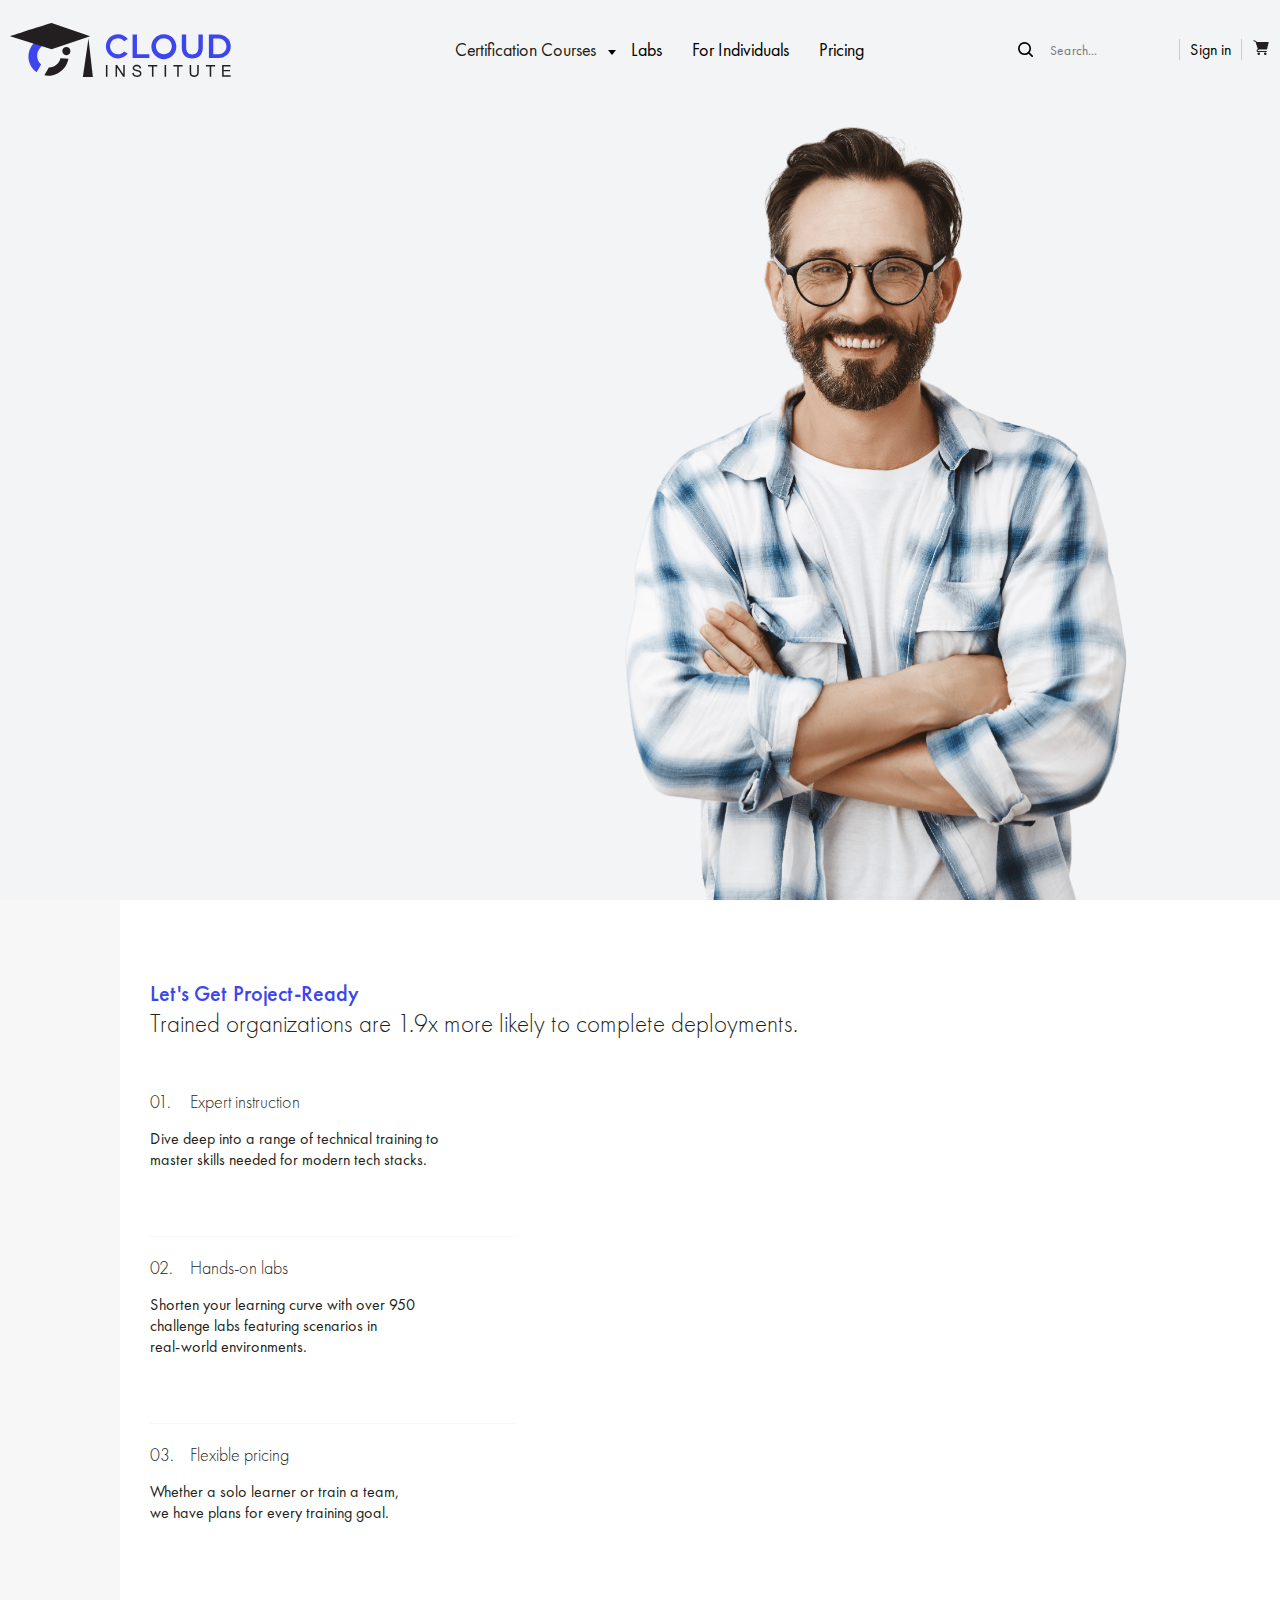
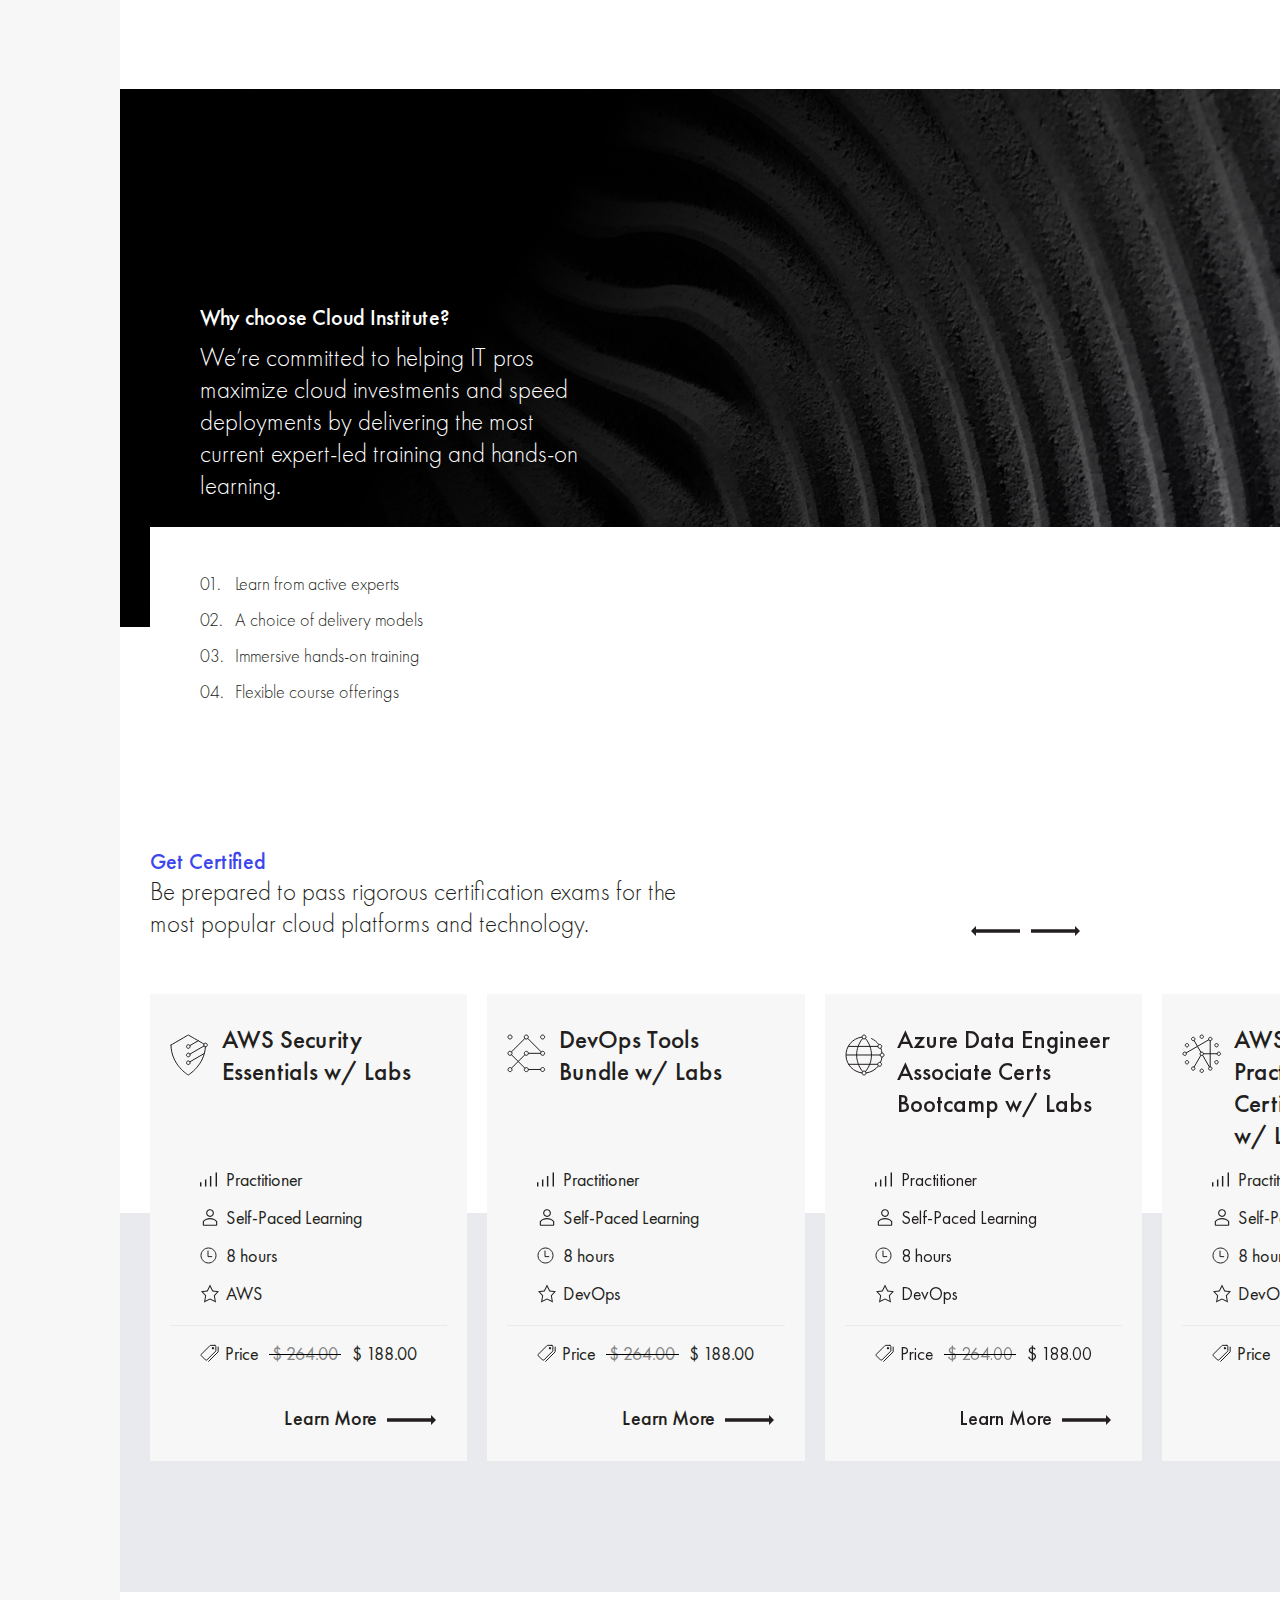
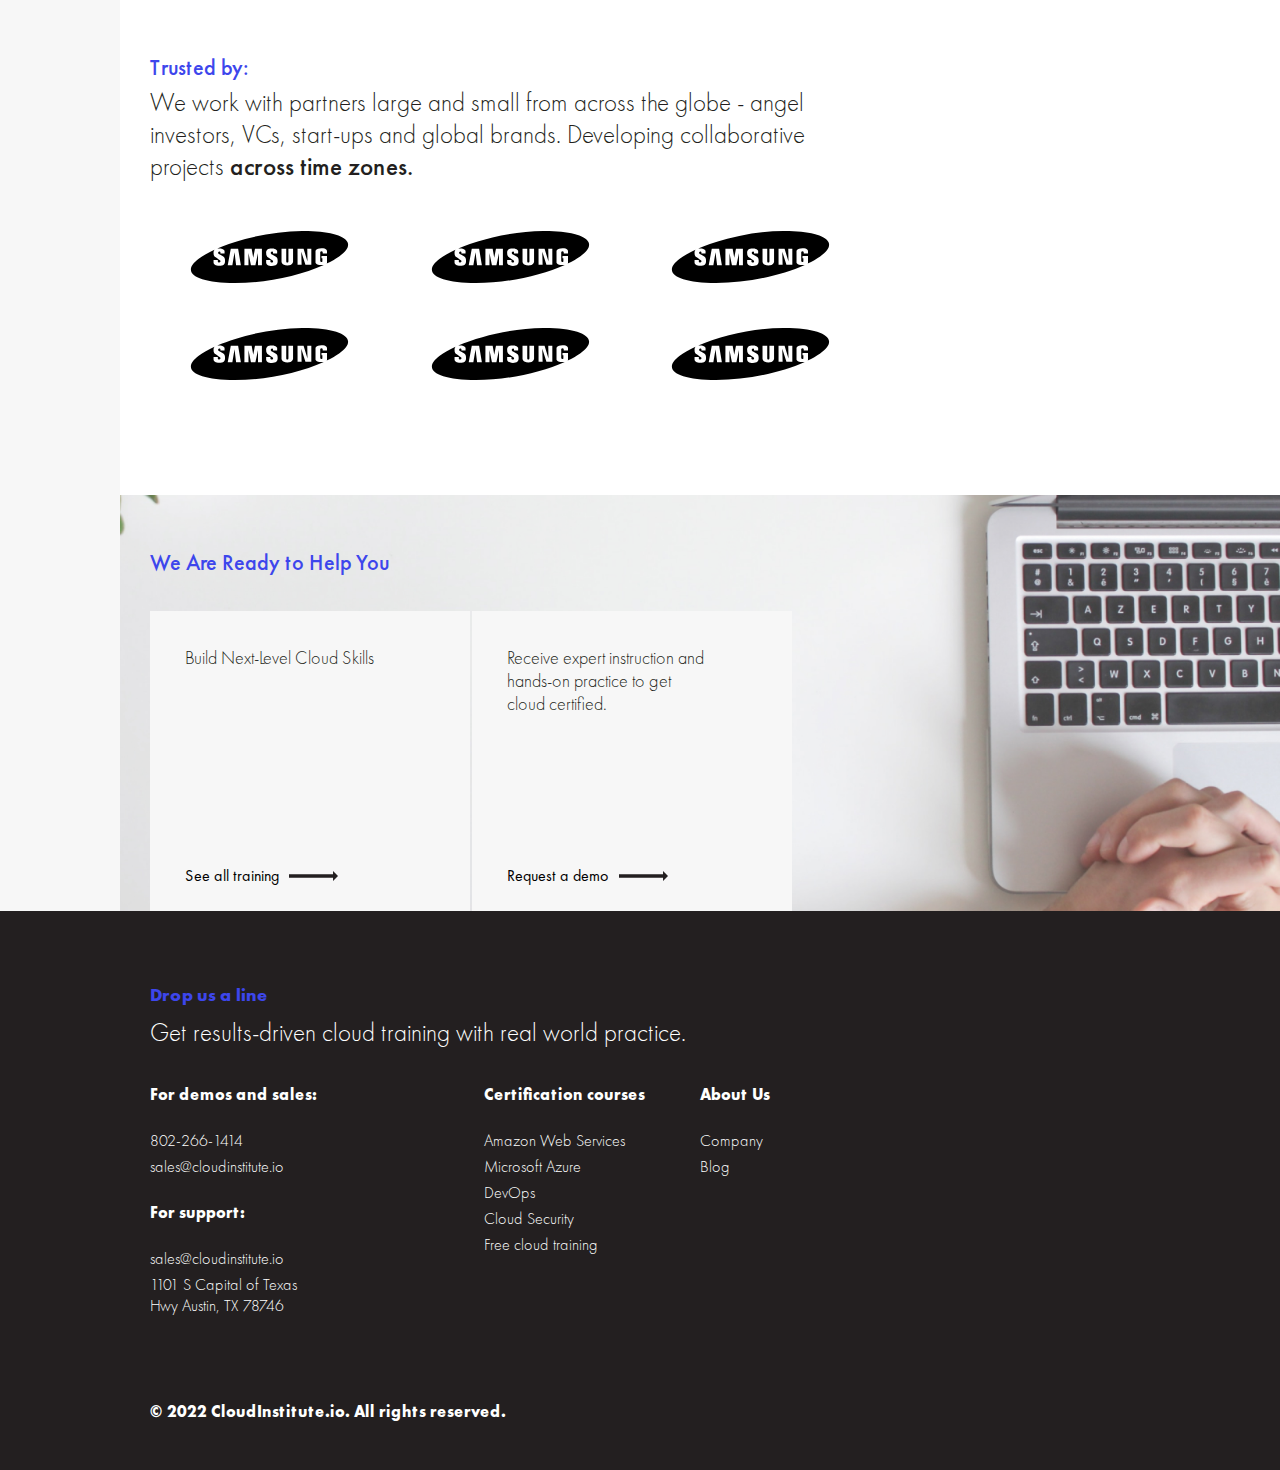
<file: index.html>
<!DOCTYPE html>
<html lang="en">

<head>
  <meta charset="UTF-8">
  <meta http-equiv="X-UA-Compatible" content="IE=edge">
  <meta name="viewport" content="width=device-width, initial-scale=1.0">
  <link rel="stylesheet" href="https://unpkg.com/swiper@8/swiper-bundle.min.css" />
  <link rel="stylesheet" href="css/styles.css">
  <title>Cloud_institute</title>
</head>

<body>

  <header class="header  leftt_header">
    <div class="container ">
      <div class="header__row">
        <div class="header__item">
          <a href=""><img src="img/icon/header-logo.svg" alt="" class="header__logo"></a>
        </div>
        <div class="header__item">
          <nav class="menu__list">
            <ul>
              <li class="sub_menu"><span>Certification Courses</span>
                <ul class="sublist">
                  <li><a href="">For Individuals</a></li>
                  <li><a href="">For Individuals</a></li>
                  <li><a href="">For Individuals</a></li>
                </ul>
              </li>
              <li><a href="">Labs</a></li>
              <li><a href="">For Individuals</a></li>
              <li><a href="">Pricing</a></li>
            </ul>
          </nav>
        </div>
        <div class="header__item">
          <div class="subitem">
            <form action="" class="search">
              <input type="text" placeholder="Search...">
              <input type="submit">
            </form>
          </div>
          <div class="subitem">
            <a href="">Sign in</a>
          </div>
          <div class="subitem">
            <a href="" class="basket">
              <img src="img/icon/bascket.svg" alt="">
            </a>
          </div>
        </div>
      </div>
    </div>
    <nav class="burger_menu">
      <ul>
        <li class="sub_menu"><span>Certification Courses</span>
          <ul class="sublist">
            <li class="sub_menu__item"><a href="">For Individuals</a></li>
            <li class="sub_menu__item"><a href="">For Individuals</a></li>
            <li class="sub_menu__item"><a href="">For Individuals</a></li>
          </ul>
        </li>
        <li><a href="">Labs</a></li>
        <li><a href="">For Individuals</a></li>
        <li><a href="">Pricing</a></li>
      </ul>
      <div class="burger_subitem">
        <div class="subitem">
          <a href=""><svg width="16" height="16" viewBox="0 0 16 16" fill="none" xmlns="http://www.w3.org/2000/svg">
              <path
                d="M14.2222 0H1.77778C0.8 0 0 0.8 0 1.77778V14.2222C0 15.2 0.8 16 1.77778 16H14.2222C15.2 16 16 15.2 16 14.2222V1.77778C16 0.8 15.2 0 14.2222 0ZM8 2.66667C9.71556 2.66667 11.1111 4.06222 11.1111 5.77778C11.1111 7.49333 9.71556 8.88889 8 8.88889C6.28444 8.88889 4.88889 7.49333 4.88889 5.77778C4.88889 4.06222 6.28444 2.66667 8 2.66667ZM14.2222 14.2222H1.77778V14.0178C1.77778 13.4667 2.02667 12.9511 2.45333 12.6133C3.97333 11.3956 5.90222 10.6667 8 10.6667C10.0978 10.6667 12.0267 11.3956 13.5467 12.6133C13.9733 12.9511 14.2222 13.4756 14.2222 14.0178V14.2222V14.2222Z"
                fill="#231F20" />
            </svg>Sign in</a>
        </div>
        <div class="subitem">
          <a href="" class="basket">
            <svg width="18" height="18" viewBox="0 0 18 18" fill="none" xmlns="http://www.w3.org/2000/svg">
              <path
                d="M6.75003 16C7.44039 16 8.00003 15.4404 8.00003 14.75C8.00003 14.0596 7.44039 13.5 6.75003 13.5C6.05967 13.5 5.50003 14.0596 5.50003 14.75C5.50003 15.4404 6.05967 16 6.75003 16Z"
                fill="#231F20" />
              <path
                d="M13.25 16C13.9404 16 14.5 15.4404 14.5 14.75C14.5 14.0596 13.9404 13.5 13.25 13.5C12.5597 13.5 12 14.0596 12 14.75C12 15.4404 12.5597 16 13.25 16Z"
                fill="#231F20" />
              <path
                d="M16.55 3.19501C16.5034 3.13451 16.4436 3.08547 16.3751 3.05167C16.3067 3.01787 16.2314 3.0002 16.155 3.00001H4.60499L4.37999 2.28501C4.35528 2.20824 4.31236 2.13859 4.2549 2.082C4.19743 2.02541 4.12713 1.98355 4.04999 1.96001L1.99999 1.33001C1.93696 1.31064 1.87073 1.30388 1.80508 1.3101C1.73943 1.31633 1.67565 1.33543 1.61738 1.3663C1.4997 1.42866 1.41161 1.53521 1.37249 1.66251C1.33337 1.78982 1.34643 1.92745 1.40878 2.04513C1.47114 2.16281 1.57769 2.25089 1.70499 2.29001L3.49999 2.84001L5.78999 10.075L4.97499 10.745L4.90999 10.81C4.70844 11.0434 4.59425 11.3396 4.58696 11.6478C4.57966 11.9561 4.67971 12.2574 4.86999 12.5C5.00627 12.6657 5.17945 12.7973 5.37566 12.8841C5.57188 12.9709 5.78569 13.0106 5.99999 13H14.345C14.4776 13 14.6048 12.9473 14.6985 12.8536C14.7923 12.7598 14.845 12.6326 14.845 12.5C14.845 12.3674 14.7923 12.2402 14.6985 12.1465C14.6048 12.0527 14.4776 12 14.345 12H5.91999C5.86242 11.998 5.80632 11.9813 5.75712 11.9513C5.70793 11.9213 5.66729 11.8792 5.63914 11.8289C5.61099 11.7786 5.59628 11.722 5.59643 11.6643C5.59658 11.6067 5.61159 11.5501 5.63999 11.5L6.84499 10.5H14.56C14.6742 10.5033 14.7861 10.4674 14.8771 10.3983C14.9681 10.3292 15.0326 10.231 15.06 10.12L16.66 3.62001C16.6752 3.54547 16.6732 3.46844 16.6541 3.39479C16.6351 3.32115 16.5995 3.25282 16.55 3.19501V3.19501Z"
                fill="#231F20" />
            </svg>
          </a>
        </div>
      </div>
      <form action="" class="search">
        <input type="text" placeholder="Search...">
        <input type="submit">
      </form>
    </nav>
    <div class="menu_icon">
      <span></span>
    </div>
  </header>

  <main>
    <section id="scroll_screen" class="first_screen">
      <img src="img/pictures/main-img-min.png" alt="" class="_anim-items">
      <div class="container">
        <h1 class="_anim-items">Results-driven cloud training with real world practice</h1>
        <p class="_anim-items">Get everything you need to build skills and earn certifications for Amazon Web
          Services, Microsoft Azure,
          and
          other cloud technology.</p>
        <a href="" class="_anim-items">Search for training</a>
        <a href="" class="_anim-items">Explore all training</a>
      </div>

    </section>
    <div class="wrapper">
      <a href="" class="fixed_logo">
        <svg width="62" height="40" viewBox="0 0 62 40" fill="none" xmlns="http://www.w3.org/2000/svg">
          <path
            d="M37.227 26.1223C36.3265 30.1366 32.7517 32.9701 28.6566 32.9172L25.3254 38.7135C28.6273 39.3127 32.0344 38.8055 35.0205 37.2703C39.2873 35.1261 42.2968 31.0863 43.1446 26.371L37.2289 26.1223H37.227Z"
            fill="#231F20" />
          <path
            d="M19.6279 36.3754L22.9181 30.6575C19.3531 27.4265 19.0705 21.9024 22.2866 18.3209C24.7094 15.6225 28.5434 14.7139 31.9135 16.0377L35.1802 11.0971C30.9506 9.1272 26.0543 9.23098 21.9123 11.3811C14.5309 15.1486 11.4395 23.9958 15.0727 31.1686C16.1331 33.26 17.7002 35.0517 19.6279 36.3794V36.3754Z"
            fill="#3D46EC" />
          <path d="M30.6875 0C27.9977 0.538503 0 9.73417 0 9.73417L30.6875 19.4683L59.2193 9.73417L30.6875 0Z"
            fill="#231F20" />
          <path d="M57.9698 11.5613L53.8025 40.0001H61.219L57.9698 11.5613Z" fill="#231F20" />
          <path
            d="M44.5719 21.2552C44.8149 19.6044 43.6798 18.0683 42.0366 17.8243C40.3934 17.5802 38.8644 18.7206 38.6215 20.3714C38.3786 22.0221 39.5137 23.5582 41.1568 23.8023C42.8 24.0463 44.329 22.906 44.5719 21.2552Z"
            fill="#231F20" />
        </svg>
      </a>
      <section class="about">
        <div class="container">
          <h2 class="subtitle">Let's Get Project-Ready</h2>
          <p class="about__description">Trained organizations are 1.9x more likely to complete deployments.</p>
          <ol>
            <li class="about_item">
              <h3>
                <span>Expert instruction</spa>
              </h3>
              <img src="img/pictures/about-img-1.jpg" alt="_anim-items">
              <p>Dive deep into a range of technical training to <br> master skills needed for modern tech stacks.</p>
              <a href="">Find Training</a>

            </li>
            <li class="about_item">
              <h3>Hands-on labs</h3>
              <img src="img/pictures/about-img-1.jpg" alt="">
              <p>Shorten your learning curve with over 950 <br> challenge labs featuring scenarios in <br> real-world
                environments.
              </p>
              <a href="">Find Training</a>

            </li>
            <li class="about_item">
              <h3>Flexible pricing</h3>
              <img src="img/pictures/about-img-1.jpg" alt="">
              <p>Whether a solo learner or train a team, <br> we have plans for every training goal.</p>
              <a href="">Find Training</a>
            </li>
          </ol>

        </div>
      </section>
      <section class="why">
        <div class="container">
          <h3>Why choose Cloud Institute?</h3>
          <p>We’re committed to helping IT pros maximize cloud investments and speed deployments by delivering the most
            current
            expert-led training and hands-on learning.</p>
        </div>
      </section>
      <section class="reasons">
        <div class="container">
          <ol class="reasons__hover_list">
            <li>
              <h3>Learn from active experts</h3>
              <p><span>Curriculum is designed by real cloud professionals who are active practitioners in their fields.
                  </spa>
              </p>
            </li>
            <li>
              <h3>A choice of delivery models</h3>
              <p>Curriculum is designed by real cloud professionals who are active practitioners in their fields.</p>
            </li>
            <li>
              <h3>Immersive hands-on training</h3>
              <p>Curriculum is designed by real cloud professionals who are active practitioners in their fields.</p>
            </li>
            <li>
              <h3>Flexible course offerings</h3>
              <p>Curriculum is designed by real cloud professionals who are active practitioners in their fields.</p>
            </li>
          </ol>
          <ol class="reasons__mobile_list">
            <li class="reasons__mobile_item _active">
              <h3>Learn from active experts</h3>
              <p><span>Curriculum is designed by real cloud professionals who are active practitioners in their fields.
                  </spa>
              </p>
            </li>
            <li class="reasons__mobile_item">
              <h3>A choice of delivery models</h3>
              <p>Curriculum is designed by real cloud professionals who are active practitioners in their fields.</p>
            </li>
            <li class="reasons__mobile_item">
              <h3>Immersive hands-on training</h3>
              <p>Curriculum is designed by real cloud professionals who are active practitioners in their fields.</p>
            </li>
            <li class="reasons__mobile_item">
              <h3>Flexible course offerings</h3>
              <p>Curriculum is designed by real cloud professionals who are active practitioners in their fields.</p>
            </li>
          </ol>

        </div>
      </section>
      <section class="sertified">

        <div class="container">
          <h2 class="subtitle">Get Certified</h2>
          <p>Be prepared to pass rigorous certification exams for the most popular cloud platforms and technology.</p>


        </div>
        <div class="swiper_container">
          <div class="swiper swiper_sertified">
            <div class="swiper-wrapper">
              <div class="swiper-slide slide_1">
                <a href="" class="sertified__link"></a>
                <div class="slide_container">
                  <img src="img/pictures/hover-background.jpg" alt="" class="hover_backghound">
                  <div class="title__container">
                    <svg width="38" height="42" viewBox="0 0 38 42" fill="none" xmlns="http://www.w3.org/2000/svg">
                      <path d="M33.9824 12.0055L19.8967 20.1016" stroke="#231F20" stroke-linecap="round"
                        stroke-linejoin="round" />
                      <path d="M34.2197 19.5173L19.889 27.8201" stroke="#231F20" stroke-linecap="round"
                        stroke-linejoin="round" />
                      <path d="M28.2333 6.75644L19.8804 11.5925" stroke="#231F20" stroke-linecap="round"
                        stroke-linejoin="round" />
                      <path fill-rule="evenodd" clip-rule="evenodd"
                        d="M18.3233 22.8185C17.3208 22.8185 16.5073 22.0038 16.5073 20.9998C16.5073 19.9957 17.3208 19.1824 18.3233 19.1824C19.3258 19.1824 20.1393 19.9957 20.1393 20.9998C20.1393 22.0038 19.3258 22.8185 18.3233 22.8185Z"
                        stroke="#231F20" />
                      <path d="M35.4461 12.8183C34.4436 31.4932 18.245 41 18.245 41C18.245 41 1 30.8759 1 10.9996"
                        stroke="#231F20" stroke-linecap="round" stroke-linejoin="round" />
                      <path
                        d="M1.00061 11.0001C4.76302 8.82677 18.2443 1 18.2443 1C18.2443 1 30.1812 7.74676 33.9436 10.0655"
                        stroke="#231F20" stroke-linecap="round" stroke-linejoin="round" />
                      <path fill-rule="evenodd" clip-rule="evenodd"
                        d="M35.4947 9.18182C36.4972 9.18182 37.3106 9.9965 37.3106 11.0005C37.3106 12.0045 36.4972 12.8179 35.4947 12.8179C34.4922 12.8179 33.6787 12.0045 33.6787 11.0005C33.6787 9.9965 34.4922 9.18182 35.4947 9.18182Z"
                        stroke="#231F20" />
                      <path fill-rule="evenodd" clip-rule="evenodd"
                        d="M18.3233 26.9094C19.3258 26.9094 20.1393 27.7241 20.1393 28.7281C20.1393 29.7321 19.3258 30.5455 18.3233 30.5455C17.3208 30.5455 16.5073 29.7321 16.5073 28.7281C16.5073 27.7241 17.3208 26.9094 18.3233 26.9094Z"
                        stroke="#231F20" />
                      <path fill-rule="evenodd" clip-rule="evenodd"
                        d="M18.3233 14.3335C17.3208 14.3335 16.5073 13.5188 16.5073 12.5148C16.5073 11.5108 17.3208 10.6974 18.3233 10.6974C19.3258 10.6974 20.1393 11.5108 20.1393 12.5148C20.1393 13.5188 19.3258 14.3335 18.3233 14.3335Z"
                        stroke="#231F20" />
                    </svg>
                    <h4>
                      AWS Security <br>Essentials w/ Labs
                    </h4>
                  </div>
                  <ul>
                    <li class="slide__item_1"><svg width="17" height="14" viewBox="0 0 17 14" fill="none"
                        xmlns="http://www.w3.org/2000/svg">
                        <path
                          d="M15.5833 0H17V14H15.5833V0ZM9.91667 3.5H11.3333V14H9.91667V3.5ZM4.95833 7H6.375V14H4.95833V7ZM0 9.8H1.41667V14H0V9.8Z"
                          fill="#231F20" />
                      </svg>Practitioner</li>
                    <li class="slide__item_2"><svg width="20" height="20" viewBox="0 0 20 20" fill="none"
                        xmlns="http://www.w3.org/2000/svg">
                        <path
                          d="M9.99997 9.44444C10.7691 9.44444 11.521 9.21636 12.1605 8.78904C12.8 8.36172 13.2985 7.75436 13.5928 7.04376C13.8872 6.33316 13.9642 5.55123 13.8141 4.79686C13.6641 4.04249 13.2937 3.34956 12.7498 2.80569C12.206 2.26182 11.513 1.89144 10.7587 1.74138C10.0043 1.59133 9.22236 1.66834 8.51176 1.96268C7.80116 2.25702 7.1938 2.75547 6.76648 3.395C6.33916 4.03452 6.11108 4.7864 6.11108 5.55555C6.11108 6.58694 6.52081 7.5761 7.25011 8.30541C7.97942 9.03472 8.96858 9.44444 9.99997 9.44444ZM9.99997 2.77777C10.5494 2.77777 11.0864 2.94068 11.5432 3.24591C12 3.55114 12.3561 3.98497 12.5663 4.49254C12.7765 5.00011 12.8316 5.55863 12.7244 6.09746C12.6172 6.6363 12.3526 7.13125 11.9642 7.51973C11.5757 7.90821 11.0807 8.17277 10.5419 8.27995C10.0031 8.38713 9.44454 8.33212 8.93696 8.12188C8.42939 7.91164 7.99556 7.5556 7.69034 7.0988C7.38511 6.64199 7.2222 6.10494 7.2222 5.55555C7.2222 4.81883 7.51485 4.1123 8.03579 3.59136C8.55672 3.07043 9.26326 2.77777 9.99997 2.77777Z"
                          fill="#231F20" />
                        <path
                          d="M16.9278 13.5389C16.0368 12.5973 14.9632 11.8472 13.7725 11.3346C12.5818 10.822 11.2991 10.5576 10.0028 10.5576C8.70643 10.5576 7.42371 10.822 6.23303 11.3346C5.04234 11.8472 3.96871 12.5973 3.07777 13.5389C2.88461 13.7452 2.77733 14.0174 2.77777 14.3V17.2222C2.77777 17.5169 2.89484 17.7995 3.10321 18.0079C3.31158 18.2163 3.5942 18.3334 3.88888 18.3334H16.1111C16.4058 18.3334 16.6884 18.2163 16.8968 18.0079C17.1052 17.7995 17.2222 17.5169 17.2222 17.2222V14.3C17.2242 14.0182 17.1189 13.7461 16.9278 13.5389ZM16.1111 17.2222H3.88888V14.2945C4.67623 13.4654 5.62404 12.8052 6.67464 12.3541C7.72523 11.9029 8.85664 11.6703 10 11.6703C11.1434 11.6703 12.2748 11.9029 13.3254 12.3541C14.3759 12.8052 15.3238 13.4654 16.1111 14.2945V17.2222Z"
                          fill="#231F20" />
                      </svg>Self-Paced Learning</li>
                    <li class="slide__item_3"><svg width="17" height="17" viewBox="0 0 17 17" fill="none"
                        xmlns="http://www.w3.org/2000/svg">
                        <path
                          d="M8.5 1C4.35938 1 1 4.35938 1 8.5C1 12.6406 4.35938 16 8.5 16C12.6406 16 16 12.6406 16 8.5C16 4.35938 12.6406 1 8.5 1Z"
                          stroke="#231F20" stroke-miterlimit="10" />
                        <path d="M8 4V9.625H11.75" stroke="#231F20" stroke-linecap="round" stroke-linejoin="round" />
                      </svg>8 hours</li>
                    <li class="slide__item_4"><svg width="20" height="20" viewBox="0 0 20 20" fill="none"
                        xmlns="http://www.w3.org/2000/svg">
                        <path
                          d="M10 1L7 7L1 7.75L5.13 12.37L4 19L10 16L16 19L14.88 12.37L19 7.75L13 7L10 1ZM10 3.24L12.34 7.93L16.99 8.51L13.81 12.07L14.68 17.22L10 14.88L5.32 17.22L6.19 12.07L3.01 8.51L7.66 7.93L10 3.24Z"
                          fill="#231F20" />
                      </svg>AWS</li>
                  </ul>
                  <div class="sertified__price">
                    <span><svg width="19" height="18" viewBox="0 0 19 18" fill="none"
                        xmlns="http://www.w3.org/2000/svg">
                        <path
                          d="M14.8318 0.866701H10.4414C10.3049 0.866601 10.174 0.920529 10.0771 1.0167L1.3 9.79169C1.10786 9.98477 1 10.2461 1 10.5185C1 10.7909 1.10786 11.0522 1.3 11.2453L5.47857 15.4238C5.67171 15.616 5.93308 15.7239 6.20553 15.7239C6.47798 15.7239 6.73935 15.616 6.93249 15.4238L15.7071 6.65241C15.8033 6.55557 15.8572 6.4246 15.8571 6.28812V1.89527C15.8578 1.76028 15.8317 1.6265 15.7805 1.50162C15.7292 1.37674 15.6538 1.26323 15.5585 1.16763C15.4632 1.07203 15.3499 0.996223 15.2252 0.944576C15.1005 0.89293 14.9668 0.866464 14.8318 0.866701V0.866701Z"
                          stroke="#231F20" stroke-linecap="round" stroke-linejoin="round" />
                        <path
                          d="M13 4.86671C12.7739 4.86671 12.553 4.79968 12.365 4.6741C12.1771 4.54852 12.0306 4.37003 11.9441 4.1612C11.8576 3.95237 11.835 3.72258 11.8791 3.50089C11.9232 3.2792 12.032 3.07556 12.1919 2.91573C12.3517 2.7559 12.5553 2.64705 12.777 2.60295C12.9987 2.55886 13.2285 2.58149 13.4373 2.66799C13.6462 2.75449 13.8246 2.90097 13.9502 3.08891C14.0758 3.27686 14.1428 3.49781 14.1428 3.72385C14.1428 4.02695 14.0224 4.31764 13.8081 4.53197C13.5938 4.7463 13.3031 4.86671 13 4.86671Z"
                          fill="#231F20" />
                        <path
                          d="M8.64288 16.8667L18 7.50956C18.0465 7.46263 18.0832 7.40684 18.1077 7.34549C18.1322 7.28414 18.1442 7.21848 18.1429 7.15242V2.58099"
                          stroke="#231F20" stroke-linecap="round" stroke-linejoin="round" />
                      </svg>Price <span class="old_price">$ 264.00</span> $ 188.00</span>
                  </div>
                  <a href=""><span>Learn More</span><svg width="49" height="10" viewBox="0 0 49 10" fill="none"
                      xmlns="http://www.w3.org/2000/svg">
                      <path
                        d="M-1.45705e-07 6.66667L-2.91409e-07 3.33333L44.0345 3.33333L44.0345 -1.92481e-06L49 5L44.0345 10L44.0345 6.66666L-1.45705e-07 6.66667Z"
                        fill="#231F20" />
                    </svg></a>
                </div>
              </div>
              <div class="swiper-slide slide_2">
                <a href="" class="sertified__link"></a>
                <div class="slide_container">
                  <img src="img/pictures/hover-background.jpg" alt="" class="hover_backghound">
                  <div class="title__container">
                    <svg width="39" height="39" viewBox="0 0 39 39" fill="none" xmlns="http://www.w3.org/2000/svg">
                      <path d="M4.45081 20.7455L17.8893 34.1855" stroke="#231F20" stroke-linecap="round"
                        stroke-linejoin="round" />
                      <path d="M21.4316 35.4727L33.5945 35.4845" stroke="#231F20" stroke-linecap="round"
                        stroke-linejoin="round" />
                      <path d="M4.44891 34.1848L17.8904 20.7611" stroke="#231F20" stroke-linecap="round"
                        stroke-linejoin="round" />
                      <path d="M33.5965 19.3171H21.4246" stroke="#231F20" stroke-linecap="round"
                        stroke-linejoin="round" />
                      <path d="M17.8898 4.44925L4.45123 17.8892" stroke="#231F20" stroke-linecap="round"
                        stroke-linejoin="round" />
                      <path d="M34.1861 17.8885L20.7476 4.44852" stroke="#231F20" stroke-linecap="round"
                        stroke-linejoin="round" />
                      <path fill-rule="evenodd" clip-rule="evenodd"
                        d="M20.7471 1.59222C21.5367 2.38185 21.5367 3.66037 20.7471 4.44852C19.9575 5.23815 18.679 5.23815 17.8893 4.44852C17.1012 3.66037 17.1012 2.38185 17.8893 1.59222C18.679 0.802593 19.9575 0.802593 20.7471 1.59222Z"
                        stroke="#231F20" />
                      <path fill-rule="evenodd" clip-rule="evenodd"
                        d="M37.0434 1.59222C37.8331 2.38185 37.8331 3.66037 37.0434 4.44852C36.2538 5.23815 34.9753 5.23815 34.1857 4.44852C33.3975 3.66037 33.3975 2.38185 34.1857 1.59222C34.9753 0.802593 36.2538 0.802593 37.0434 1.59222Z"
                        stroke="#231F20" />
                      <path fill-rule="evenodd" clip-rule="evenodd"
                        d="M37.0434 34.0503C37.8331 34.8399 37.8331 36.1184 37.0434 36.9066C36.2538 37.6962 34.9753 37.6962 34.1857 36.9066C33.3975 36.1184 33.3975 34.8399 34.1857 34.0503C34.9753 33.2607 36.2538 33.2607 37.0434 34.0503Z"
                        stroke="#231F20" />
                      <path fill-rule="evenodd" clip-rule="evenodd"
                        d="M4.45084 1.59222C5.24047 2.38185 5.24047 3.66037 4.45084 4.44852C3.66121 5.23815 2.38269 5.23815 1.59306 4.44852C0.804916 3.66037 0.804916 2.38185 1.59306 1.59222C2.38269 0.802593 3.66121 0.802593 4.45084 1.59222Z"
                        stroke="#231F20" />
                      <path fill-rule="evenodd" clip-rule="evenodd"
                        d="M20.7471 17.9036C21.5367 18.6933 21.5367 19.9718 20.7471 20.7599C19.9575 21.5495 18.679 21.5495 17.8893 20.7599C17.1012 19.9718 17.1012 18.6933 17.8893 17.9036C18.679 17.114 19.9575 17.114 20.7471 17.9036Z"
                        stroke="#231F20" />
                      <path fill-rule="evenodd" clip-rule="evenodd"
                        d="M4.44889 34.1848C5.23852 34.9744 5.23852 36.253 4.44889 37.0411C3.65926 37.8307 2.38074 37.8307 1.59111 37.0411C0.802963 36.253 0.802963 34.9744 1.59111 34.1848C2.38074 33.3952 3.65926 33.3952 4.44889 34.1848Z"
                        stroke="#231F20" />
                      <path fill-rule="evenodd" clip-rule="evenodd"
                        d="M20.7471 34.1848C21.5367 34.9744 21.5367 36.253 20.7471 37.0411C19.9575 37.8307 18.679 37.8307 17.8893 37.0411C17.1012 36.253 17.1012 34.9744 17.8893 34.1848C18.679 33.3952 19.9575 33.3952 20.7471 34.1848Z"
                        stroke="#231F20" />
                      <path fill-rule="evenodd" clip-rule="evenodd"
                        d="M4.45084 17.8885C5.24047 18.6781 5.24047 19.9567 4.45084 20.7448C3.66121 21.5344 2.38269 21.5344 1.59306 20.7448C0.804916 19.9567 0.804916 18.6781 1.59306 17.8885C2.38269 17.0989 3.66121 17.0989 4.45084 17.8885Z"
                        stroke="#231F20" />
                      <path fill-rule="evenodd" clip-rule="evenodd"
                        d="M37.0434 17.8885C37.8331 18.6781 37.8331 19.9567 37.0434 20.7448C36.2538 21.5344 34.9753 21.5344 34.1857 20.7448C33.3975 19.9567 33.3975 18.6781 34.1857 17.8885C34.9753 17.0989 36.2538 17.0989 37.0434 17.8885Z"
                        stroke="#231F20" />
                    </svg>
                    <h4>
                      DevOps Tools <br>Bundle w/ Labs
                    </h4>
                  </div>
                  <ul>
                    <li class="slide__item_1"><svg width="17" height="14" viewBox="0 0 17 14" fill="none"
                        xmlns="http://www.w3.org/2000/svg">
                        <path
                          d="M15.5833 0H17V14H15.5833V0ZM9.91667 3.5H11.3333V14H9.91667V3.5ZM4.95833 7H6.375V14H4.95833V7ZM0 9.8H1.41667V14H0V9.8Z"
                          fill="#231F20" />
                      </svg>Practitioner</li>
                    <li class="slide__item_2"><svg width="20" height="20" viewBox="0 0 20 20" fill="none"
                        xmlns="http://www.w3.org/2000/svg">
                        <path
                          d="M9.99997 9.44444C10.7691 9.44444 11.521 9.21636 12.1605 8.78904C12.8 8.36172 13.2985 7.75436 13.5928 7.04376C13.8872 6.33316 13.9642 5.55123 13.8141 4.79686C13.6641 4.04249 13.2937 3.34956 12.7498 2.80569C12.206 2.26182 11.513 1.89144 10.7587 1.74138C10.0043 1.59133 9.22236 1.66834 8.51176 1.96268C7.80116 2.25702 7.1938 2.75547 6.76648 3.395C6.33916 4.03452 6.11108 4.7864 6.11108 5.55555C6.11108 6.58694 6.52081 7.5761 7.25011 8.30541C7.97942 9.03472 8.96858 9.44444 9.99997 9.44444ZM9.99997 2.77777C10.5494 2.77777 11.0864 2.94068 11.5432 3.24591C12 3.55114 12.3561 3.98497 12.5663 4.49254C12.7765 5.00011 12.8316 5.55863 12.7244 6.09746C12.6172 6.6363 12.3526 7.13125 11.9642 7.51973C11.5757 7.90821 11.0807 8.17277 10.5419 8.27995C10.0031 8.38713 9.44454 8.33212 8.93696 8.12188C8.42939 7.91164 7.99556 7.5556 7.69034 7.0988C7.38511 6.64199 7.2222 6.10494 7.2222 5.55555C7.2222 4.81883 7.51485 4.1123 8.03579 3.59136C8.55672 3.07043 9.26326 2.77777 9.99997 2.77777Z"
                          fill="#231F20" />
                        <path
                          d="M16.9278 13.5389C16.0368 12.5973 14.9632 11.8472 13.7725 11.3346C12.5818 10.822 11.2991 10.5576 10.0028 10.5576C8.70643 10.5576 7.42371 10.822 6.23303 11.3346C5.04234 11.8472 3.96871 12.5973 3.07777 13.5389C2.88461 13.7452 2.77733 14.0174 2.77777 14.3V17.2222C2.77777 17.5169 2.89484 17.7995 3.10321 18.0079C3.31158 18.2163 3.5942 18.3334 3.88888 18.3334H16.1111C16.4058 18.3334 16.6884 18.2163 16.8968 18.0079C17.1052 17.7995 17.2222 17.5169 17.2222 17.2222V14.3C17.2242 14.0182 17.1189 13.7461 16.9278 13.5389ZM16.1111 17.2222H3.88888V14.2945C4.67623 13.4654 5.62404 12.8052 6.67464 12.3541C7.72523 11.9029 8.85664 11.6703 10 11.6703C11.1434 11.6703 12.2748 11.9029 13.3254 12.3541C14.3759 12.8052 15.3238 13.4654 16.1111 14.2945V17.2222Z"
                          fill="#231F20" />
                      </svg>Self-Paced Learning</li>
                    <li class="slide__item_3"><svg width="17" height="17" viewBox="0 0 17 17" fill="none"
                        xmlns="http://www.w3.org/2000/svg">
                        <path
                          d="M8.5 1C4.35938 1 1 4.35938 1 8.5C1 12.6406 4.35938 16 8.5 16C12.6406 16 16 12.6406 16 8.5C16 4.35938 12.6406 1 8.5 1Z"
                          stroke="#231F20" stroke-miterlimit="10" />
                        <path d="M8 4V9.625H11.75" stroke="#231F20" stroke-linecap="round" stroke-linejoin="round" />
                      </svg>8 hours</li>
                    <li class="slide__item_4"><svg width="20" height="20" viewBox="0 0 20 20" fill="none"
                        xmlns="http://www.w3.org/2000/svg">
                        <path
                          d="M10 1L7 7L1 7.75L5.13 12.37L4 19L10 16L16 19L14.88 12.37L19 7.75L13 7L10 1ZM10 3.24L12.34 7.93L16.99 8.51L13.81 12.07L14.68 17.22L10 14.88L5.32 17.22L6.19 12.07L3.01 8.51L7.66 7.93L10 3.24Z"
                          fill="#231F20" />
                      </svg>DevOps</li>
                  </ul>
                  <div class="sertified__price">
                    <span><svg width="19" height="18" viewBox="0 0 19 18" fill="none"
                        xmlns="http://www.w3.org/2000/svg">
                        <path
                          d="M14.8318 0.866701H10.4414C10.3049 0.866601 10.174 0.920529 10.0771 1.0167L1.3 9.79169C1.10786 9.98477 1 10.2461 1 10.5185C1 10.7909 1.10786 11.0522 1.3 11.2453L5.47857 15.4238C5.67171 15.616 5.93308 15.7239 6.20553 15.7239C6.47798 15.7239 6.73935 15.616 6.93249 15.4238L15.7071 6.65241C15.8033 6.55557 15.8572 6.4246 15.8571 6.28812V1.89527C15.8578 1.76028 15.8317 1.6265 15.7805 1.50162C15.7292 1.37674 15.6538 1.26323 15.5585 1.16763C15.4632 1.07203 15.3499 0.996223 15.2252 0.944576C15.1005 0.89293 14.9668 0.866464 14.8318 0.866701V0.866701Z"
                          stroke="#231F20" stroke-linecap="round" stroke-linejoin="round" />
                        <path
                          d="M13 4.86671C12.7739 4.86671 12.553 4.79968 12.365 4.6741C12.1771 4.54852 12.0306 4.37003 11.9441 4.1612C11.8576 3.95237 11.835 3.72258 11.8791 3.50089C11.9232 3.2792 12.032 3.07556 12.1919 2.91573C12.3517 2.7559 12.5553 2.64705 12.777 2.60295C12.9987 2.55886 13.2285 2.58149 13.4373 2.66799C13.6462 2.75449 13.8246 2.90097 13.9502 3.08891C14.0758 3.27686 14.1428 3.49781 14.1428 3.72385C14.1428 4.02695 14.0224 4.31764 13.8081 4.53197C13.5938 4.7463 13.3031 4.86671 13 4.86671Z"
                          fill="#231F20" />
                        <path
                          d="M8.64288 16.8667L18 7.50956C18.0465 7.46263 18.0832 7.40684 18.1077 7.34549C18.1322 7.28414 18.1442 7.21848 18.1429 7.15242V2.58099"
                          stroke="#231F20" stroke-linecap="round" stroke-linejoin="round" />
                      </svg>Price <span class="old_price">$ 264.00</span> $ 188.00</span>
                  </div>
                  <a href=""><span>Learn More</span><svg width="49" height="10" viewBox="0 0 49 10" fill="none"
                      xmlns="http://www.w3.org/2000/svg">
                      <path
                        d="M-1.45705e-07 6.66667L-2.91409e-07 3.33333L44.0345 3.33333L44.0345 -1.92481e-06L49 5L44.0345 10L44.0345 6.66666L-1.45705e-07 6.66667Z"
                        fill="#231F20" />
                    </svg></a>
                </div>
              </div>
              <div class="swiper-slide slide_3">
                <a href="" class="sertified__link"></a>
                <div class="slide_container">
                  <img src="img/pictures/hover-background.jpg" alt="" class="hover_backghound">
                  <div class="title__container">
                    <svg width="40" height="42" viewBox="0 0 40 42" fill="none" xmlns="http://www.w3.org/2000/svg">
                      <path d="M17.6289 37.5063C9.56618 28.0138 9.55901 14.0202 17.6059 4.52057" stroke="#231F20"
                        stroke-linecap="round" stroke-linejoin="round" />
                      <path d="M20.5017 4.51956C28.5844 14.0607 28.5429 28.1332 20.377 37.627" stroke="#231F20"
                        stroke-linecap="round" stroke-linejoin="round" />
                      <path d="M1.45267 20.9992H35.1633" stroke="#231F20" stroke-linecap="round"
                        stroke-linejoin="round" />
                      <path d="M3.5096 12.4102H32.7619" stroke="#231F20" stroke-linecap="round"
                        stroke-linejoin="round" />
                      <path
                        d="M16.9163 38.9282C8.4095 37.924 1.57598 30.9544 1.03446 22.1038C0.448523 12.5526 7.40238 4.28217 16.763 3.09311"
                        stroke="#231F20" stroke-linecap="round" stroke-linejoin="round" />
                      <path d="M33.3153 32.0708C30.4357 35.7769 26.1308 38.3499 21.1625 38.9287" stroke="#231F20"
                        stroke-linecap="round" stroke-linejoin="round" />
                      <path d="M36.9862 23.1259C36.7699 24.9654 36.2756 26.7275 35.5421 28.3649" stroke="#231F20"
                        stroke-linecap="round" stroke-linejoin="round" />
                      <path d="M35.8451 14.3524C36.4096 15.7807 36.7992 17.3007 36.9855 18.8894" stroke="#231F20"
                        stroke-linecap="round" stroke-linejoin="round" />
                      <path d="M26.5592 4.5777C29.4144 5.88566 31.8814 7.91853 33.7108 10.4557" stroke="#231F20"
                        stroke-linecap="round" stroke-linejoin="round" />
                      <path fill-rule="evenodd" clip-rule="evenodd"
                        d="M20.4321 37.6746C21.1928 38.4353 21.1928 39.6688 20.4321 40.4295C19.6714 41.1902 18.4379 41.1902 17.6772 40.4295C16.9165 39.6688 16.9165 38.4353 17.6772 37.6746C18.4379 36.9139 19.6714 36.9139 20.4321 37.6746Z"
                        stroke="#231F20" />
                      <path fill-rule="evenodd" clip-rule="evenodd"
                        d="M38.4886 19.6511C39.2493 20.4118 39.2493 21.6453 38.4886 22.406C37.7279 23.1667 36.4944 23.1667 35.7337 22.406C34.973 21.6453 34.973 20.4118 35.7337 19.6511C36.4944 18.8904 37.7279 18.8904 38.4886 19.6511Z"
                        stroke="#231F20" />
                      <path fill-rule="evenodd" clip-rule="evenodd"
                        d="M17.1089 3.05328C17.0802 2.52035 17.2693 1.97739 17.6762 1.57053C18.4369 0.809822 19.6718 0.809822 20.4325 1.57053C21.1932 2.33125 21.1932 3.56472 20.4325 4.32543C19.6718 5.08614 18.4369 5.08614 17.6762 4.32543C17.3223 3.97158 17.1332 3.51601 17.1089 3.05328Z"
                        stroke="#231F20" />
                      <path d="M3.54851 30.312H32.4928" stroke="#231F20" stroke-linecap="round"
                        stroke-linejoin="round" />
                      <path fill-rule="evenodd" clip-rule="evenodd"
                        d="M36.0039 28.9345C36.7646 29.6953 36.7646 30.9287 36.0039 31.6894C35.2431 32.4502 34.0097 32.4502 33.249 31.6894C32.4882 30.9287 32.4882 29.6953 33.249 28.9345C34.0097 28.1738 35.2431 28.1738 36.0039 28.9345Z"
                        stroke="#231F20" />
                      <path fill-rule="evenodd" clip-rule="evenodd"
                        d="M36.1539 11.027C36.9146 11.7877 36.9146 13.0212 36.1539 13.7819C35.3932 14.5426 34.1597 14.5426 33.399 13.7819C32.6383 13.0212 32.6383 11.7877 33.399 11.027C34.1597 10.2663 35.3932 10.2663 36.1539 11.027Z"
                        stroke="#231F20" />
                    </svg>
                    <h4>
                      Azure Data Engineer <br> Associate Certs Bootcamp w/ Labs
                    </h4>
                  </div>
                  <ul>
                    <li class="slide__item_1"><svg width="17" height="14" viewBox="0 0 17 14" fill="none"
                        xmlns="http://www.w3.org/2000/svg">
                        <path
                          d="M15.5833 0H17V14H15.5833V0ZM9.91667 3.5H11.3333V14H9.91667V3.5ZM4.95833 7H6.375V14H4.95833V7ZM0 9.8H1.41667V14H0V9.8Z"
                          fill="#231F20" />
                      </svg>Practitioner</li>
                    <li class="slide__item_2"><svg width="20" height="20" viewBox="0 0 20 20" fill="none"
                        xmlns="http://www.w3.org/2000/svg">
                        <path
                          d="M9.99997 9.44444C10.7691 9.44444 11.521 9.21636 12.1605 8.78904C12.8 8.36172 13.2985 7.75436 13.5928 7.04376C13.8872 6.33316 13.9642 5.55123 13.8141 4.79686C13.6641 4.04249 13.2937 3.34956 12.7498 2.80569C12.206 2.26182 11.513 1.89144 10.7587 1.74138C10.0043 1.59133 9.22236 1.66834 8.51176 1.96268C7.80116 2.25702 7.1938 2.75547 6.76648 3.395C6.33916 4.03452 6.11108 4.7864 6.11108 5.55555C6.11108 6.58694 6.52081 7.5761 7.25011 8.30541C7.97942 9.03472 8.96858 9.44444 9.99997 9.44444ZM9.99997 2.77777C10.5494 2.77777 11.0864 2.94068 11.5432 3.24591C12 3.55114 12.3561 3.98497 12.5663 4.49254C12.7765 5.00011 12.8316 5.55863 12.7244 6.09746C12.6172 6.6363 12.3526 7.13125 11.9642 7.51973C11.5757 7.90821 11.0807 8.17277 10.5419 8.27995C10.0031 8.38713 9.44454 8.33212 8.93696 8.12188C8.42939 7.91164 7.99556 7.5556 7.69034 7.0988C7.38511 6.64199 7.2222 6.10494 7.2222 5.55555C7.2222 4.81883 7.51485 4.1123 8.03579 3.59136C8.55672 3.07043 9.26326 2.77777 9.99997 2.77777Z"
                          fill="#231F20" />
                        <path
                          d="M16.9278 13.5389C16.0368 12.5973 14.9632 11.8472 13.7725 11.3346C12.5818 10.822 11.2991 10.5576 10.0028 10.5576C8.70643 10.5576 7.42371 10.822 6.23303 11.3346C5.04234 11.8472 3.96871 12.5973 3.07777 13.5389C2.88461 13.7452 2.77733 14.0174 2.77777 14.3V17.2222C2.77777 17.5169 2.89484 17.7995 3.10321 18.0079C3.31158 18.2163 3.5942 18.3334 3.88888 18.3334H16.1111C16.4058 18.3334 16.6884 18.2163 16.8968 18.0079C17.1052 17.7995 17.2222 17.5169 17.2222 17.2222V14.3C17.2242 14.0182 17.1189 13.7461 16.9278 13.5389ZM16.1111 17.2222H3.88888V14.2945C4.67623 13.4654 5.62404 12.8052 6.67464 12.3541C7.72523 11.9029 8.85664 11.6703 10 11.6703C11.1434 11.6703 12.2748 11.9029 13.3254 12.3541C14.3759 12.8052 15.3238 13.4654 16.1111 14.2945V17.2222Z"
                          fill="#231F20" />
                      </svg>Self-Paced Learning</li>
                    <li class="slide__item_3"><svg width="17" height="17" viewBox="0 0 17 17" fill="none"
                        xmlns="http://www.w3.org/2000/svg">
                        <path
                          d="M8.5 1C4.35938 1 1 4.35938 1 8.5C1 12.6406 4.35938 16 8.5 16C12.6406 16 16 12.6406 16 8.5C16 4.35938 12.6406 1 8.5 1Z"
                          stroke="#231F20" stroke-miterlimit="10" />
                        <path d="M8 4V9.625H11.75" stroke="#231F20" stroke-linecap="round" stroke-linejoin="round" />
                      </svg>8 hours</li>
                    <li class="slide__item_4"><svg width="20" height="20" viewBox="0 0 20 20" fill="none"
                        xmlns="http://www.w3.org/2000/svg">
                        <path
                          d="M10 1L7 7L1 7.75L5.13 12.37L4 19L10 16L16 19L14.88 12.37L19 7.75L13 7L10 1ZM10 3.24L12.34 7.93L16.99 8.51L13.81 12.07L14.68 17.22L10 14.88L5.32 17.22L6.19 12.07L3.01 8.51L7.66 7.93L10 3.24Z"
                          fill="#231F20" />
                      </svg>DevOps</li>
                  </ul>
                  <div class="sertified__price">
                    <span><svg width="19" height="18" viewBox="0 0 19 18" fill="none"
                        xmlns="http://www.w3.org/2000/svg">
                        <path
                          d="M14.8318 0.866701H10.4414C10.3049 0.866601 10.174 0.920529 10.0771 1.0167L1.3 9.79169C1.10786 9.98477 1 10.2461 1 10.5185C1 10.7909 1.10786 11.0522 1.3 11.2453L5.47857 15.4238C5.67171 15.616 5.93308 15.7239 6.20553 15.7239C6.47798 15.7239 6.73935 15.616 6.93249 15.4238L15.7071 6.65241C15.8033 6.55557 15.8572 6.4246 15.8571 6.28812V1.89527C15.8578 1.76028 15.8317 1.6265 15.7805 1.50162C15.7292 1.37674 15.6538 1.26323 15.5585 1.16763C15.4632 1.07203 15.3499 0.996223 15.2252 0.944576C15.1005 0.89293 14.9668 0.866464 14.8318 0.866701V0.866701Z"
                          stroke="#231F20" stroke-linecap="round" stroke-linejoin="round" />
                        <path
                          d="M13 4.86671C12.7739 4.86671 12.553 4.79968 12.365 4.6741C12.1771 4.54852 12.0306 4.37003 11.9441 4.1612C11.8576 3.95237 11.835 3.72258 11.8791 3.50089C11.9232 3.2792 12.032 3.07556 12.1919 2.91573C12.3517 2.7559 12.5553 2.64705 12.777 2.60295C12.9987 2.55886 13.2285 2.58149 13.4373 2.66799C13.6462 2.75449 13.8246 2.90097 13.9502 3.08891C14.0758 3.27686 14.1428 3.49781 14.1428 3.72385C14.1428 4.02695 14.0224 4.31764 13.8081 4.53197C13.5938 4.7463 13.3031 4.86671 13 4.86671Z"
                          fill="#231F20" />
                        <path
                          d="M8.64288 16.8667L18 7.50956C18.0465 7.46263 18.0832 7.40684 18.1077 7.34549C18.1322 7.28414 18.1442 7.21848 18.1429 7.15242V2.58099"
                          stroke="#231F20" stroke-linecap="round" stroke-linejoin="round" />
                      </svg>Price <span class="old_price">$ 264.00</span> $ 188.00</span>
                  </div>
                  <a href=""><span>Learn More</span><svg width="49" height="10" viewBox="0 0 49 10" fill="none"
                      xmlns="http://www.w3.org/2000/svg">
                      <path
                        d="M-1.45705e-07 6.66667L-2.91409e-07 3.33333L44.0345 3.33333L44.0345 -1.92481e-06L49 5L44.0345 10L44.0345 6.66666L-1.45705e-07 6.66667Z"
                        fill="#231F20" />
                    </svg></a>
                </div>
              </div>
              <div class="swiper-slide slide_4">
                <a href="" class="sertified__link"></a>
                <div class="slide_container">
                  <img src="img/pictures/hover-background.jpg" alt="" class="hover_backghound">
                  <div class="title__container">
                    <svg width="40" height="39" viewBox="0 0 40 39" fill="none" xmlns="http://www.w3.org/2000/svg">
                      <path d="M21.4566 19.7503L35.0941 19.7203" stroke="#231F20" stroke-linecap="round"
                        stroke-linejoin="round" />
                      <path d="M26.7821 5.80118L4.17963 18.9087" stroke="#231F20" stroke-linecap="round"
                        stroke-linejoin="round" />
                      <path d="M18.9015 21.2233L12.0802 33.0358" stroke="#231F20" stroke-linecap="round"
                        stroke-linejoin="round" />
                      <path d="M28.1984 32.8167V6.68542" stroke="#231F20" stroke-linecap="round"
                        stroke-linejoin="round" />
                      <path d="M20.7363 21.4549L27.4238 33.0362" stroke="#231F20" stroke-linecap="round"
                        stroke-linejoin="round" />
                      <path d="M12.0806 6.46481L18.9019 18.2773" stroke="#231F20" stroke-linecap="round"
                        stroke-linejoin="round" />
                      <path fill-rule="evenodd" clip-rule="evenodd"
                        d="M20.9575 18.5451C21.6237 19.2113 21.6237 20.2901 20.9575 20.9551C20.2912 21.6213 19.2125 21.6213 18.5463 20.9551C17.8813 20.2901 17.8813 19.2113 18.5463 18.5451C19.2125 17.8788 20.2912 17.8788 20.9575 18.5451Z"
                        stroke="#231F20" />
                      <path fill-rule="evenodd" clip-rule="evenodd"
                        d="M20.9575 1.49969C21.6237 2.16594 21.6237 3.24469 20.9575 3.90969C20.2912 4.57594 19.2125 4.57594 18.5463 3.90969C17.8813 3.24469 17.8813 2.16594 18.5463 1.49969C19.2125 0.833438 20.2912 0.833438 20.9575 1.49969Z"
                        stroke="#231F20" />
                      <path fill-rule="evenodd" clip-rule="evenodd"
                        d="M38.005 20.9557C37.3387 21.6219 36.26 21.6219 35.5938 20.9557C34.9288 20.2894 34.9288 19.2107 35.5938 18.5457C36.26 17.8794 37.3387 17.8794 38.005 18.5457C38.6712 19.2107 38.6712 20.2894 38.005 20.9557Z"
                        stroke="#231F20" />
                      <path fill-rule="evenodd" clip-rule="evenodd"
                        d="M19.752 38.5003C18.8107 38.5003 18.047 37.7366 18.047 36.7953C18.047 35.8541 18.8107 35.0916 19.752 35.0916C20.6932 35.0916 21.457 35.8541 21.457 36.7953C21.457 37.7366 20.6932 38.5003 19.752 38.5003Z"
                        stroke="#231F20" />
                      <path fill-rule="evenodd" clip-rule="evenodd"
                        d="M3.91 20.9557C3.24375 21.6219 2.165 21.6219 1.49875 20.9557C0.83375 20.2894 0.83375 19.2107 1.49875 18.5457C2.165 17.8794 3.24375 17.8794 3.91 18.5457C4.57625 19.2107 4.57625 20.2894 3.91 20.9557Z"
                        stroke="#231F20" />
                      <path fill-rule="evenodd" clip-rule="evenodd"
                        d="M36.1622 11.6688C35.9185 12.5776 34.9835 13.1176 34.0747 12.8738C33.1647 12.6301 32.6247 11.6963 32.8685 10.7863C33.1122 9.87757 34.0472 9.33757 34.9572 9.58132C35.866 9.82507 36.406 10.7601 36.1622 11.6688Z"
                        stroke="#231F20" />
                      <path fill-rule="evenodd" clip-rule="evenodd"
                        d="M29.1281 35.9883C28.3131 36.4596 27.2706 36.1796 26.7994 35.3646C26.3281 34.5496 26.6081 33.5071 27.4231 33.0358C28.2381 32.5658 29.2819 32.8446 29.7519 33.6596C30.2231 34.4746 29.9431 35.5171 29.1281 35.9883Z"
                        stroke="#231F20" />
                      <path fill-rule="evenodd" clip-rule="evenodd"
                        d="M6.63512 28.7142C6.39137 29.6229 5.45637 30.1629 4.54762 29.9192C3.63762 29.6754 3.09762 28.7417 3.34137 27.8317C3.58512 26.9229 4.52012 26.3829 5.43012 26.6267C6.33887 26.8704 6.87887 27.8054 6.63512 28.7142Z"
                        stroke="#231F20" />
                      <path fill-rule="evenodd" clip-rule="evenodd"
                        d="M4.54725 9.5812C5.45725 9.33745 6.391 9.87745 6.63475 10.7862C6.8785 11.6962 6.3385 12.6299 5.42975 12.8737C4.51975 13.1174 3.586 12.5787 3.34225 11.6687C3.0985 10.7599 3.63725 9.82495 4.54725 9.5812Z"
                        stroke="#231F20" />
                      <path fill-rule="evenodd" clip-rule="evenodd"
                        d="M29.9224 4.54743C30.1661 5.45618 29.6261 6.39118 28.7174 6.63493C27.8074 6.87868 26.8724 6.33868 26.6286 5.42993C26.3849 4.51993 26.9249 3.58618 27.8349 3.34243C28.7436 3.09868 29.6786 3.63868 29.9224 4.54743Z"
                        stroke="#231F20" />
                      <path fill-rule="evenodd" clip-rule="evenodd"
                        d="M35.9919 29.1253C35.5206 29.9403 34.4781 30.2203 33.6631 29.7491C32.8481 29.2791 32.5681 28.2366 33.0394 27.4203C33.5094 26.6053 34.5531 26.3266 35.3681 26.7966C36.1831 27.2678 36.4631 28.3103 35.9919 29.1253Z"
                        stroke="#231F20" />
                      <path fill-rule="evenodd" clip-rule="evenodd"
                        d="M12.8749 34.0709C13.1186 34.9797 12.5786 35.9147 11.6699 36.1584C10.7599 36.4022 9.82488 35.8622 9.58113 34.9534C9.33738 34.0434 9.87738 33.1097 10.7874 32.8659C11.6961 32.6222 12.6311 33.1622 12.8749 34.0709Z"
                        stroke="#231F20" />
                      <path fill-rule="evenodd" clip-rule="evenodd"
                        d="M11.6695 3.34218C12.5795 3.58593 13.1182 4.52093 12.8745 5.42968C12.6307 6.33968 11.697 6.87843 10.787 6.63468C9.877 6.39093 9.33825 5.45718 9.582 4.54718C9.82575 3.63843 10.7595 3.09843 11.6695 3.34218Z"
                        stroke="#231F20" />
                    </svg>
                    <h4>
                      AWS Cloud <br> Practitioner <br> Certification Bundle <br> w/ Labs & Coaching
                    </h4>
                  </div>
                  <ul>
                    <li class="slide__item_1"><svg width="17" height="14" viewBox="0 0 17 14" fill="none"
                        xmlns="http://www.w3.org/2000/svg">
                        <path
                          d="M15.5833 0H17V14H15.5833V0ZM9.91667 3.5H11.3333V14H9.91667V3.5ZM4.95833 7H6.375V14H4.95833V7ZM0 9.8H1.41667V14H0V9.8Z"
                          fill="#231F20" />
                      </svg>Practitioner</li>
                    <li class="slide__item_2"><svg width="20" height="20" viewBox="0 0 20 20" fill="none"
                        xmlns="http://www.w3.org/2000/svg">
                        <path
                          d="M9.99997 9.44444C10.7691 9.44444 11.521 9.21636 12.1605 8.78904C12.8 8.36172 13.2985 7.75436 13.5928 7.04376C13.8872 6.33316 13.9642 5.55123 13.8141 4.79686C13.6641 4.04249 13.2937 3.34956 12.7498 2.80569C12.206 2.26182 11.513 1.89144 10.7587 1.74138C10.0043 1.59133 9.22236 1.66834 8.51176 1.96268C7.80116 2.25702 7.1938 2.75547 6.76648 3.395C6.33916 4.03452 6.11108 4.7864 6.11108 5.55555C6.11108 6.58694 6.52081 7.5761 7.25011 8.30541C7.97942 9.03472 8.96858 9.44444 9.99997 9.44444ZM9.99997 2.77777C10.5494 2.77777 11.0864 2.94068 11.5432 3.24591C12 3.55114 12.3561 3.98497 12.5663 4.49254C12.7765 5.00011 12.8316 5.55863 12.7244 6.09746C12.6172 6.6363 12.3526 7.13125 11.9642 7.51973C11.5757 7.90821 11.0807 8.17277 10.5419 8.27995C10.0031 8.38713 9.44454 8.33212 8.93696 8.12188C8.42939 7.91164 7.99556 7.5556 7.69034 7.0988C7.38511 6.64199 7.2222 6.10494 7.2222 5.55555C7.2222 4.81883 7.51485 4.1123 8.03579 3.59136C8.55672 3.07043 9.26326 2.77777 9.99997 2.77777Z"
                          fill="#231F20" />
                        <path
                          d="M16.9278 13.5389C16.0368 12.5973 14.9632 11.8472 13.7725 11.3346C12.5818 10.822 11.2991 10.5576 10.0028 10.5576C8.70643 10.5576 7.42371 10.822 6.23303 11.3346C5.04234 11.8472 3.96871 12.5973 3.07777 13.5389C2.88461 13.7452 2.77733 14.0174 2.77777 14.3V17.2222C2.77777 17.5169 2.89484 17.7995 3.10321 18.0079C3.31158 18.2163 3.5942 18.3334 3.88888 18.3334H16.1111C16.4058 18.3334 16.6884 18.2163 16.8968 18.0079C17.1052 17.7995 17.2222 17.5169 17.2222 17.2222V14.3C17.2242 14.0182 17.1189 13.7461 16.9278 13.5389ZM16.1111 17.2222H3.88888V14.2945C4.67623 13.4654 5.62404 12.8052 6.67464 12.3541C7.72523 11.9029 8.85664 11.6703 10 11.6703C11.1434 11.6703 12.2748 11.9029 13.3254 12.3541C14.3759 12.8052 15.3238 13.4654 16.1111 14.2945V17.2222Z"
                          fill="#231F20" />
                      </svg>Self-Paced Learning</li>
                    <li class="slide__item_3"><svg width="17" height="17" viewBox="0 0 17 17" fill="none"
                        xmlns="http://www.w3.org/2000/svg">
                        <path
                          d="M8.5 1C4.35938 1 1 4.35938 1 8.5C1 12.6406 4.35938 16 8.5 16C12.6406 16 16 12.6406 16 8.5C16 4.35938 12.6406 1 8.5 1Z"
                          stroke="#231F20" stroke-miterlimit="10" />
                        <path d="M8 4V9.625H11.75" stroke="#231F20" stroke-linecap="round" stroke-linejoin="round" />
                      </svg>8 hours</li>
                    <li class="slide__item_4"><svg width="20" height="20" viewBox="0 0 20 20" fill="none"
                        xmlns="http://www.w3.org/2000/svg">
                        <path
                          d="M10 1L7 7L1 7.75L5.13 12.37L4 19L10 16L16 19L14.88 12.37L19 7.75L13 7L10 1ZM10 3.24L12.34 7.93L16.99 8.51L13.81 12.07L14.68 17.22L10 14.88L5.32 17.22L6.19 12.07L3.01 8.51L7.66 7.93L10 3.24Z"
                          fill="#231F20" />
                      </svg>DevOps</li>
                  </ul>
                  <div class="sertified__price">
                    <span><svg width="19" height="18" viewBox="0 0 19 18" fill="none"
                        xmlns="http://www.w3.org/2000/svg">
                        <path
                          d="M14.8318 0.866701H10.4414C10.3049 0.866601 10.174 0.920529 10.0771 1.0167L1.3 9.79169C1.10786 9.98477 1 10.2461 1 10.5185C1 10.7909 1.10786 11.0522 1.3 11.2453L5.47857 15.4238C5.67171 15.616 5.93308 15.7239 6.20553 15.7239C6.47798 15.7239 6.73935 15.616 6.93249 15.4238L15.7071 6.65241C15.8033 6.55557 15.8572 6.4246 15.8571 6.28812V1.89527C15.8578 1.76028 15.8317 1.6265 15.7805 1.50162C15.7292 1.37674 15.6538 1.26323 15.5585 1.16763C15.4632 1.07203 15.3499 0.996223 15.2252 0.944576C15.1005 0.89293 14.9668 0.866464 14.8318 0.866701V0.866701Z"
                          stroke="#231F20" stroke-linecap="round" stroke-linejoin="round" />
                        <path
                          d="M13 4.86671C12.7739 4.86671 12.553 4.79968 12.365 4.6741C12.1771 4.54852 12.0306 4.37003 11.9441 4.1612C11.8576 3.95237 11.835 3.72258 11.8791 3.50089C11.9232 3.2792 12.032 3.07556 12.1919 2.91573C12.3517 2.7559 12.5553 2.64705 12.777 2.60295C12.9987 2.55886 13.2285 2.58149 13.4373 2.66799C13.6462 2.75449 13.8246 2.90097 13.9502 3.08891C14.0758 3.27686 14.1428 3.49781 14.1428 3.72385C14.1428 4.02695 14.0224 4.31764 13.8081 4.53197C13.5938 4.7463 13.3031 4.86671 13 4.86671Z"
                          fill="#231F20" />
                        <path
                          d="M8.64288 16.8667L18 7.50956C18.0465 7.46263 18.0832 7.40684 18.1077 7.34549C18.1322 7.28414 18.1442 7.21848 18.1429 7.15242V2.58099"
                          stroke="#231F20" stroke-linecap="round" stroke-linejoin="round" />
                      </svg>Price <span class="old_price">$ 264.00</span> $ 188.00</span>
                  </div>
                  <a href=""><span>Learn More</span><svg width="49" height="10" viewBox="0 0 49 10" fill="none"
                      xmlns="http://www.w3.org/2000/svg">
                      <path
                        d="M-1.45705e-07 6.66667L-2.91409e-07 3.33333L44.0345 3.33333L44.0345 -1.92481e-06L49 5L44.0345 10L44.0345 6.66666L-1.45705e-07 6.66667Z"
                        fill="#231F20" />
                    </svg></a>
                </div>
              </div>
              <div class="swiper-slide slide_5">
                <a href="" class="sertified__link"></a>
                <div class="slide_container">
                  <img src="img/pictures/hover-background.jpg" alt="" class="hover_backghound">
                  <div class="title__container">
                    <svg width="38" height="42" viewBox="0 0 38 42" fill="none" xmlns="http://www.w3.org/2000/svg">
                      <path d="M33.9824 12.0055L19.8967 20.1016" stroke="#231F20" stroke-linecap="round"
                        stroke-linejoin="round" />
                      <path d="M34.2197 19.5173L19.889 27.8201" stroke="#231F20" stroke-linecap="round"
                        stroke-linejoin="round" />
                      <path d="M28.2333 6.75644L19.8804 11.5925" stroke="#231F20" stroke-linecap="round"
                        stroke-linejoin="round" />
                      <path fill-rule="evenodd" clip-rule="evenodd"
                        d="M18.3233 22.8185C17.3208 22.8185 16.5073 22.0038 16.5073 20.9998C16.5073 19.9957 17.3208 19.1824 18.3233 19.1824C19.3258 19.1824 20.1393 19.9957 20.1393 20.9998C20.1393 22.0038 19.3258 22.8185 18.3233 22.8185Z"
                        stroke="#231F20" />
                      <path d="M35.4461 12.8183C34.4436 31.4932 18.245 41 18.245 41C18.245 41 1 30.8759 1 10.9996"
                        stroke="#231F20" stroke-linecap="round" stroke-linejoin="round" />
                      <path
                        d="M1.00061 11.0001C4.76302 8.82677 18.2443 1 18.2443 1C18.2443 1 30.1812 7.74676 33.9436 10.0655"
                        stroke="#231F20" stroke-linecap="round" stroke-linejoin="round" />
                      <path fill-rule="evenodd" clip-rule="evenodd"
                        d="M35.4947 9.18182C36.4972 9.18182 37.3106 9.9965 37.3106 11.0005C37.3106 12.0045 36.4972 12.8179 35.4947 12.8179C34.4922 12.8179 33.6787 12.0045 33.6787 11.0005C33.6787 9.9965 34.4922 9.18182 35.4947 9.18182Z"
                        stroke="#231F20" />
                      <path fill-rule="evenodd" clip-rule="evenodd"
                        d="M18.3233 26.9094C19.3258 26.9094 20.1393 27.7241 20.1393 28.7281C20.1393 29.7321 19.3258 30.5455 18.3233 30.5455C17.3208 30.5455 16.5073 29.7321 16.5073 28.7281C16.5073 27.7241 17.3208 26.9094 18.3233 26.9094Z"
                        stroke="#231F20" />
                      <path fill-rule="evenodd" clip-rule="evenodd"
                        d="M18.3233 14.3335C17.3208 14.3335 16.5073 13.5188 16.5073 12.5148C16.5073 11.5108 17.3208 10.6974 18.3233 10.6974C19.3258 10.6974 20.1393 11.5108 20.1393 12.5148C20.1393 13.5188 19.3258 14.3335 18.3233 14.3335Z"
                        stroke="#231F20" />
                    </svg>
                    <h4>
                      AWS Security <br>Essentials w/ Labs
                    </h4>
                  </div>
                  <ul>
                    <li class="slide__item_1"><svg width="17" height="14" viewBox="0 0 17 14" fill="none"
                        xmlns="http://www.w3.org/2000/svg">
                        <path
                          d="M15.5833 0H17V14H15.5833V0ZM9.91667 3.5H11.3333V14H9.91667V3.5ZM4.95833 7H6.375V14H4.95833V7ZM0 9.8H1.41667V14H0V9.8Z"
                          fill="#231F20" />
                      </svg>Practitioner</li>
                    <li class="slide__item_2"><svg width="20" height="20" viewBox="0 0 20 20" fill="none"
                        xmlns="http://www.w3.org/2000/svg">
                        <path
                          d="M9.99997 9.44444C10.7691 9.44444 11.521 9.21636 12.1605 8.78904C12.8 8.36172 13.2985 7.75436 13.5928 7.04376C13.8872 6.33316 13.9642 5.55123 13.8141 4.79686C13.6641 4.04249 13.2937 3.34956 12.7498 2.80569C12.206 2.26182 11.513 1.89144 10.7587 1.74138C10.0043 1.59133 9.22236 1.66834 8.51176 1.96268C7.80116 2.25702 7.1938 2.75547 6.76648 3.395C6.33916 4.03452 6.11108 4.7864 6.11108 5.55555C6.11108 6.58694 6.52081 7.5761 7.25011 8.30541C7.97942 9.03472 8.96858 9.44444 9.99997 9.44444ZM9.99997 2.77777C10.5494 2.77777 11.0864 2.94068 11.5432 3.24591C12 3.55114 12.3561 3.98497 12.5663 4.49254C12.7765 5.00011 12.8316 5.55863 12.7244 6.09746C12.6172 6.6363 12.3526 7.13125 11.9642 7.51973C11.5757 7.90821 11.0807 8.17277 10.5419 8.27995C10.0031 8.38713 9.44454 8.33212 8.93696 8.12188C8.42939 7.91164 7.99556 7.5556 7.69034 7.0988C7.38511 6.64199 7.2222 6.10494 7.2222 5.55555C7.2222 4.81883 7.51485 4.1123 8.03579 3.59136C8.55672 3.07043 9.26326 2.77777 9.99997 2.77777Z"
                          fill="#231F20" />
                        <path
                          d="M16.9278 13.5389C16.0368 12.5973 14.9632 11.8472 13.7725 11.3346C12.5818 10.822 11.2991 10.5576 10.0028 10.5576C8.70643 10.5576 7.42371 10.822 6.23303 11.3346C5.04234 11.8472 3.96871 12.5973 3.07777 13.5389C2.88461 13.7452 2.77733 14.0174 2.77777 14.3V17.2222C2.77777 17.5169 2.89484 17.7995 3.10321 18.0079C3.31158 18.2163 3.5942 18.3334 3.88888 18.3334H16.1111C16.4058 18.3334 16.6884 18.2163 16.8968 18.0079C17.1052 17.7995 17.2222 17.5169 17.2222 17.2222V14.3C17.2242 14.0182 17.1189 13.7461 16.9278 13.5389ZM16.1111 17.2222H3.88888V14.2945C4.67623 13.4654 5.62404 12.8052 6.67464 12.3541C7.72523 11.9029 8.85664 11.6703 10 11.6703C11.1434 11.6703 12.2748 11.9029 13.3254 12.3541C14.3759 12.8052 15.3238 13.4654 16.1111 14.2945V17.2222Z"
                          fill="#231F20" />
                      </svg>Self-Paced Learning</li>
                    <li class="slide__item_3"><svg width="17" height="17" viewBox="0 0 17 17" fill="none"
                        xmlns="http://www.w3.org/2000/svg">
                        <path
                          d="M8.5 1C4.35938 1 1 4.35938 1 8.5C1 12.6406 4.35938 16 8.5 16C12.6406 16 16 12.6406 16 8.5C16 4.35938 12.6406 1 8.5 1Z"
                          stroke="#231F20" stroke-miterlimit="10" />
                        <path d="M8 4V9.625H11.75" stroke="#231F20" stroke-linecap="round" stroke-linejoin="round" />
                      </svg>8 hours</li>
                    <li class="slide__item_4"><svg width="20" height="20" viewBox="0 0 20 20" fill="none"
                        xmlns="http://www.w3.org/2000/svg">
                        <path
                          d="M10 1L7 7L1 7.75L5.13 12.37L4 19L10 16L16 19L14.88 12.37L19 7.75L13 7L10 1ZM10 3.24L12.34 7.93L16.99 8.51L13.81 12.07L14.68 17.22L10 14.88L5.32 17.22L6.19 12.07L3.01 8.51L7.66 7.93L10 3.24Z"
                          fill="#231F20" />
                      </svg>DevOps</li>
                  </ul>
                  <div class="sertified__price">
                    <span><svg width="19" height="18" viewBox="0 0 19 18" fill="none"
                        xmlns="http://www.w3.org/2000/svg">
                        <path
                          d="M14.8318 0.866701H10.4414C10.3049 0.866601 10.174 0.920529 10.0771 1.0167L1.3 9.79169C1.10786 9.98477 1 10.2461 1 10.5185C1 10.7909 1.10786 11.0522 1.3 11.2453L5.47857 15.4238C5.67171 15.616 5.93308 15.7239 6.20553 15.7239C6.47798 15.7239 6.73935 15.616 6.93249 15.4238L15.7071 6.65241C15.8033 6.55557 15.8572 6.4246 15.8571 6.28812V1.89527C15.8578 1.76028 15.8317 1.6265 15.7805 1.50162C15.7292 1.37674 15.6538 1.26323 15.5585 1.16763C15.4632 1.07203 15.3499 0.996223 15.2252 0.944576C15.1005 0.89293 14.9668 0.866464 14.8318 0.866701V0.866701Z"
                          stroke="#231F20" stroke-linecap="round" stroke-linejoin="round" />
                        <path
                          d="M13 4.86671C12.7739 4.86671 12.553 4.79968 12.365 4.6741C12.1771 4.54852 12.0306 4.37003 11.9441 4.1612C11.8576 3.95237 11.835 3.72258 11.8791 3.50089C11.9232 3.2792 12.032 3.07556 12.1919 2.91573C12.3517 2.7559 12.5553 2.64705 12.777 2.60295C12.9987 2.55886 13.2285 2.58149 13.4373 2.66799C13.6462 2.75449 13.8246 2.90097 13.9502 3.08891C14.0758 3.27686 14.1428 3.49781 14.1428 3.72385C14.1428 4.02695 14.0224 4.31764 13.8081 4.53197C13.5938 4.7463 13.3031 4.86671 13 4.86671Z"
                          fill="#231F20" />
                        <path
                          d="M8.64288 16.8667L18 7.50956C18.0465 7.46263 18.0832 7.40684 18.1077 7.34549C18.1322 7.28414 18.1442 7.21848 18.1429 7.15242V2.58099"
                          stroke="#231F20" stroke-linecap="round" stroke-linejoin="round" />
                      </svg>Price<span class="old_price">$ 264.00</span> $ 188.00</span>
                  </div>
                  <a href=""><span>Learn More</span><svg width="49" height="10" viewBox="0 0 49 10" fill="none"
                      xmlns="http://www.w3.org/2000/svg">
                      <path
                        d="M-1.45705e-07 6.66667L-2.91409e-07 3.33333L44.0345 3.33333L44.0345 -1.92481e-06L49 5L44.0345 10L44.0345 6.66666L-1.45705e-07 6.66667Z"
                        fill="#231F20" />
                    </svg></a>
                </div>
              </div>
            </div>

          </div>
          <div class="swiper-button-prev">
            <svg width="49" height="10" viewBox="0 0 49 10" fill="none" xmlns="http://www.w3.org/2000/svg">
              <path
                d="M-1.45705e-07 6.66667L-2.91409e-07 3.33333L44.0345 3.33333L44.0345 -1.92481e-06L49 5L44.0345 10L44.0345 6.66666L-1.45705e-07 6.66667Z"
                fill="#231F20" />
          </div>
          <div class="swiper-button-next"><svg width="49" height="10" viewBox="0 0 49 10" fill="none"
              xmlns="http://www.w3.org/2000/svg">
              <path
                d="M-1.45705e-07 6.66667L-2.91409e-07 3.33333L44.0345 3.33333L44.0345 -1.92481e-06L49 5L44.0345 10L44.0345 6.66666L-1.45705e-07 6.66667Z"
                fill="#231F20" />
          </div>
        </div>
      </section>
      <section class="trusted">
        <div class="container">
          <h3 class="subtitle">Trusted by:</h3>
          <p>We work with partners large and small from across the globe - angel investors, VCs, start-ups and global
            brands. Developing collaborative projects <strong>across time zones.</strong></p>
          <div class="trusted__row">
            <div class="trusted__item">
              <svg xmlns="http://www.w3.org/2000/svg" xmlns:xlink="http://www.w3.org/1999/xlink" viewBox="0 0 447.4 129"
                version="1.1">
                <path style=" stroke:none;fill-rule:evenodd;fill:#000;fill-opacity:1;"
                  d="M 304.808594 -0.00390625 C 231.636719 -0.00390625 148.800781 19.238281 92.445313 43.441406 C 94.035156 43.203125 95.851563 43.09375 97.917969 43.113281 C 108.699219 43.226563 110.535156 49.046875 110.535156 49.046875 L 110.457031 55.769531 L 100.261719 55.769531 C 100.261719 55.769531 100.261719 53.871094 100.261719 52.613281 C 100.003906 51.550781 97.519531 49.101563 94.898438 52.390625 C 94.207031 54.714844 94.4375 55.960938 96.300781 57.140625 C 98.160156 58.324219 108.433594 63.320313 109.832031 65.460938 C 111.234375 67.601563 111.71875 69.742188 111.71875 74.738281 C 111.71875 81.875 107.613281 86.402344 97.699219 86.402344 C 87.789063 86.402344 83.203125 81.800781 83.203125 78.21875 C 83.203125 74.632813 83.203125 71.660156 83.203125 71.660156 L 93.792969 71.660156 C 93.792969 71.660156 93.792969 74.871094 93.792969 76.003906 C 93.792969 77.136719 95.226563 78.191406 97.460938 78.191406 C 99.691406 78.191406 101.347656 76.109375 99.804688 73.085938 C 95.863281 70.945313 86.003906 63.566406 86.003906 63.566406 C 86.003906 63.566406 83.132813 61.25 83.132813 53.820313 C 83.132813 50.667969 83.851563 48.246094 85.503906 46.507813 C 69.816406 53.644531 56.480469 61.148438 46.390625 68.667969 C 0.0664063 103.195313 38.964844 128.996094 136.429688 128.996094 C 214.179688 128.996094 298.757813 110.386719 356.542969 84.253906 C 354.996094 84.496094 353.160156 84.640625 350.972656 84.640625 C 336.183594 84.640625 336.160156 78.136719 336.160156 78.136719 L 336.160156 50.253906 C 336.160156 50.253906 336.101563 42.6875 350.972656 42.6875 C 365.847656 42.6875 364.621094 50.148438 364.621094 50.148438 L 364.621094 56.019531 L 354.039063 56.019531 L 353.964844 52.691406 C 353.964844 52.691406 354.175781 50.148438 351.121094 50.148438 C 348.066406 50.148438 347.835938 52.691406 347.835938 52.691406 L 347.835938 73.988281 C 347.835938 73.988281 347.203125 76.652344 350.972656 76.652344 C 353.34375 76.652344 353.171875 74.679688 353.171875 74.679688 L 353.171875 67.53125 L 350.984375 67.53125 L 350.984375 61.765625 L 364.621094 61.765625 L 364.621094 78.109375 C 364.621094 78.109375 364.851563 79.425781 363.769531 80.875 C 375.464844 75.230469 385.910156 69.273438 394.78125 63.105469 C 447.480469 26.453125 402.269531 -0.00390625 304.808594 -0.00390625 Z M 228.421875 43.363281 C 239.199219 43.476563 241.035156 49.296875 241.035156 49.296875 L 240.957031 56.019531 L 230.761719 56.019531 C 230.761719 56.019531 230.761719 54.121094 230.761719 52.863281 C 230.503906 51.800781 228.019531 49.351563 225.398438 52.640625 C 224.707031 54.964844 224.9375 56.210938 226.800781 57.390625 C 228.660156 58.574219 238.933594 63.570313 240.332031 65.710938 C 241.734375 67.851563 242.21875 69.992188 242.21875 74.988281 C 242.21875 82.125 238.113281 86.652344 228.203125 86.652344 C 218.289063 86.652344 213.703125 82.050781 213.703125 78.46875 C 213.703125 74.882813 213.703125 71.910156 213.703125 71.910156 L 224.292969 71.910156 C 224.292969 71.910156 224.292969 75.121094 224.292969 76.253906 C 224.292969 77.386719 225.726563 78.441406 227.960938 78.441406 C 230.191406 78.441406 231.847656 76.359375 230.304688 73.335938 C 226.363281 71.195313 216.507813 63.816406 216.507813 63.816406 C 216.507813 63.816406 213.632813 61.5 213.632813 54.070313 C 213.632813 46.636719 217.644531 43.253906 228.421875 43.363281 Z M 291.546875 44.046875 L 306.519531 44.015625 L 316.222656 75.722656 L 315.726563 44.035156 L 325.738281 44.035156 L 325.738281 83.921875 L 311.15625 83.921875 L 300.820313 51.355469 L 301.640625 83.996094 L 291.628906 83.996094 Z M 251.804688 44.066406 L 263.488281 44.066406 L 263.488281 74.828125 C 263.488281 74.828125 263.445313 78.125 266.230469 78.125 C 269.019531 78.125 268.972656 74.828125 268.972656 74.828125 L 268.972656 44.066406 L 280.457031 44.066406 L 280.457031 75.929688 C 280.457031 75.929688 280.710938 85.816406 266.257813 85.816406 C 251.804688 85.816406 251.835938 75.929688 251.835938 75.929688 Z M 159.8125 43.960938 L 177.71875 43.960938 L 181.65625 66.273438 L 185.953125 43.960938 L 203.144531 43.960938 L 203.144531 84.984375 L 193.476563 84.984375 L 193.476563 54.398438 L 187.027344 84.984375 L 175.925781 84.984375 L 169.839844 54.398438 L 169.839844 84.984375 L 159.742188 84.984375 Z M 118.390625 84.972656 L 125.929688 44 L 144.160156 44 L 150.949219 84.984375 L 139.15625 84.984375 L 135.222656 52.996094 L 129.863281 84.984375 Z M 118.390625 84.972656 " />
              </svg>
            </div>
            <div class="trusted__item">
              <svg xmlns="http://www.w3.org/2000/svg" xmlns:xlink="http://www.w3.org/1999/xlink" viewBox="0 0 447.4 129"
                version="1.1">

                <path style=" stroke:none;fill-rule:evenodd;fill:#000;fill-opacity:1;"
                  d="M 304.808594 -0.00390625 C 231.636719 -0.00390625 148.800781 19.238281 92.445313 43.441406 C 94.035156 43.203125 95.851563 43.09375 97.917969 43.113281 C 108.699219 43.226563 110.535156 49.046875 110.535156 49.046875 L 110.457031 55.769531 L 100.261719 55.769531 C 100.261719 55.769531 100.261719 53.871094 100.261719 52.613281 C 100.003906 51.550781 97.519531 49.101563 94.898438 52.390625 C 94.207031 54.714844 94.4375 55.960938 96.300781 57.140625 C 98.160156 58.324219 108.433594 63.320313 109.832031 65.460938 C 111.234375 67.601563 111.71875 69.742188 111.71875 74.738281 C 111.71875 81.875 107.613281 86.402344 97.699219 86.402344 C 87.789063 86.402344 83.203125 81.800781 83.203125 78.21875 C 83.203125 74.632813 83.203125 71.660156 83.203125 71.660156 L 93.792969 71.660156 C 93.792969 71.660156 93.792969 74.871094 93.792969 76.003906 C 93.792969 77.136719 95.226563 78.191406 97.460938 78.191406 C 99.691406 78.191406 101.347656 76.109375 99.804688 73.085938 C 95.863281 70.945313 86.003906 63.566406 86.003906 63.566406 C 86.003906 63.566406 83.132813 61.25 83.132813 53.820313 C 83.132813 50.667969 83.851563 48.246094 85.503906 46.507813 C 69.816406 53.644531 56.480469 61.148438 46.390625 68.667969 C 0.0664063 103.195313 38.964844 128.996094 136.429688 128.996094 C 214.179688 128.996094 298.757813 110.386719 356.542969 84.253906 C 354.996094 84.496094 353.160156 84.640625 350.972656 84.640625 C 336.183594 84.640625 336.160156 78.136719 336.160156 78.136719 L 336.160156 50.253906 C 336.160156 50.253906 336.101563 42.6875 350.972656 42.6875 C 365.847656 42.6875 364.621094 50.148438 364.621094 50.148438 L 364.621094 56.019531 L 354.039063 56.019531 L 353.964844 52.691406 C 353.964844 52.691406 354.175781 50.148438 351.121094 50.148438 C 348.066406 50.148438 347.835938 52.691406 347.835938 52.691406 L 347.835938 73.988281 C 347.835938 73.988281 347.203125 76.652344 350.972656 76.652344 C 353.34375 76.652344 353.171875 74.679688 353.171875 74.679688 L 353.171875 67.53125 L 350.984375 67.53125 L 350.984375 61.765625 L 364.621094 61.765625 L 364.621094 78.109375 C 364.621094 78.109375 364.851563 79.425781 363.769531 80.875 C 375.464844 75.230469 385.910156 69.273438 394.78125 63.105469 C 447.480469 26.453125 402.269531 -0.00390625 304.808594 -0.00390625 Z M 228.421875 43.363281 C 239.199219 43.476563 241.035156 49.296875 241.035156 49.296875 L 240.957031 56.019531 L 230.761719 56.019531 C 230.761719 56.019531 230.761719 54.121094 230.761719 52.863281 C 230.503906 51.800781 228.019531 49.351563 225.398438 52.640625 C 224.707031 54.964844 224.9375 56.210938 226.800781 57.390625 C 228.660156 58.574219 238.933594 63.570313 240.332031 65.710938 C 241.734375 67.851563 242.21875 69.992188 242.21875 74.988281 C 242.21875 82.125 238.113281 86.652344 228.203125 86.652344 C 218.289063 86.652344 213.703125 82.050781 213.703125 78.46875 C 213.703125 74.882813 213.703125 71.910156 213.703125 71.910156 L 224.292969 71.910156 C 224.292969 71.910156 224.292969 75.121094 224.292969 76.253906 C 224.292969 77.386719 225.726563 78.441406 227.960938 78.441406 C 230.191406 78.441406 231.847656 76.359375 230.304688 73.335938 C 226.363281 71.195313 216.507813 63.816406 216.507813 63.816406 C 216.507813 63.816406 213.632813 61.5 213.632813 54.070313 C 213.632813 46.636719 217.644531 43.253906 228.421875 43.363281 Z M 291.546875 44.046875 L 306.519531 44.015625 L 316.222656 75.722656 L 315.726563 44.035156 L 325.738281 44.035156 L 325.738281 83.921875 L 311.15625 83.921875 L 300.820313 51.355469 L 301.640625 83.996094 L 291.628906 83.996094 Z M 251.804688 44.066406 L 263.488281 44.066406 L 263.488281 74.828125 C 263.488281 74.828125 263.445313 78.125 266.230469 78.125 C 269.019531 78.125 268.972656 74.828125 268.972656 74.828125 L 268.972656 44.066406 L 280.457031 44.066406 L 280.457031 75.929688 C 280.457031 75.929688 280.710938 85.816406 266.257813 85.816406 C 251.804688 85.816406 251.835938 75.929688 251.835938 75.929688 Z M 159.8125 43.960938 L 177.71875 43.960938 L 181.65625 66.273438 L 185.953125 43.960938 L 203.144531 43.960938 L 203.144531 84.984375 L 193.476563 84.984375 L 193.476563 54.398438 L 187.027344 84.984375 L 175.925781 84.984375 L 169.839844 54.398438 L 169.839844 84.984375 L 159.742188 84.984375 Z M 118.390625 84.972656 L 125.929688 44 L 144.160156 44 L 150.949219 84.984375 L 139.15625 84.984375 L 135.222656 52.996094 L 129.863281 84.984375 Z M 118.390625 84.972656 " />

              </svg>
            </div>
            <div class="trusted__item">
              <svg xmlns="http://www.w3.org/2000/svg" xmlns:xlink="http://www.w3.org/1999/xlink" viewBox="0 0 447.4 129"
                version="1.1">
                <path style=" stroke:none;fill-rule:evenodd;fill:#000;fill-opacity:1;"
                  d="M 304.808594 -0.00390625 C 231.636719 -0.00390625 148.800781 19.238281 92.445313 43.441406 C 94.035156 43.203125 95.851563 43.09375 97.917969 43.113281 C 108.699219 43.226563 110.535156 49.046875 110.535156 49.046875 L 110.457031 55.769531 L 100.261719 55.769531 C 100.261719 55.769531 100.261719 53.871094 100.261719 52.613281 C 100.003906 51.550781 97.519531 49.101563 94.898438 52.390625 C 94.207031 54.714844 94.4375 55.960938 96.300781 57.140625 C 98.160156 58.324219 108.433594 63.320313 109.832031 65.460938 C 111.234375 67.601563 111.71875 69.742188 111.71875 74.738281 C 111.71875 81.875 107.613281 86.402344 97.699219 86.402344 C 87.789063 86.402344 83.203125 81.800781 83.203125 78.21875 C 83.203125 74.632813 83.203125 71.660156 83.203125 71.660156 L 93.792969 71.660156 C 93.792969 71.660156 93.792969 74.871094 93.792969 76.003906 C 93.792969 77.136719 95.226563 78.191406 97.460938 78.191406 C 99.691406 78.191406 101.347656 76.109375 99.804688 73.085938 C 95.863281 70.945313 86.003906 63.566406 86.003906 63.566406 C 86.003906 63.566406 83.132813 61.25 83.132813 53.820313 C 83.132813 50.667969 83.851563 48.246094 85.503906 46.507813 C 69.816406 53.644531 56.480469 61.148438 46.390625 68.667969 C 0.0664063 103.195313 38.964844 128.996094 136.429688 128.996094 C 214.179688 128.996094 298.757813 110.386719 356.542969 84.253906 C 354.996094 84.496094 353.160156 84.640625 350.972656 84.640625 C 336.183594 84.640625 336.160156 78.136719 336.160156 78.136719 L 336.160156 50.253906 C 336.160156 50.253906 336.101563 42.6875 350.972656 42.6875 C 365.847656 42.6875 364.621094 50.148438 364.621094 50.148438 L 364.621094 56.019531 L 354.039063 56.019531 L 353.964844 52.691406 C 353.964844 52.691406 354.175781 50.148438 351.121094 50.148438 C 348.066406 50.148438 347.835938 52.691406 347.835938 52.691406 L 347.835938 73.988281 C 347.835938 73.988281 347.203125 76.652344 350.972656 76.652344 C 353.34375 76.652344 353.171875 74.679688 353.171875 74.679688 L 353.171875 67.53125 L 350.984375 67.53125 L 350.984375 61.765625 L 364.621094 61.765625 L 364.621094 78.109375 C 364.621094 78.109375 364.851563 79.425781 363.769531 80.875 C 375.464844 75.230469 385.910156 69.273438 394.78125 63.105469 C 447.480469 26.453125 402.269531 -0.00390625 304.808594 -0.00390625 Z M 228.421875 43.363281 C 239.199219 43.476563 241.035156 49.296875 241.035156 49.296875 L 240.957031 56.019531 L 230.761719 56.019531 C 230.761719 56.019531 230.761719 54.121094 230.761719 52.863281 C 230.503906 51.800781 228.019531 49.351563 225.398438 52.640625 C 224.707031 54.964844 224.9375 56.210938 226.800781 57.390625 C 228.660156 58.574219 238.933594 63.570313 240.332031 65.710938 C 241.734375 67.851563 242.21875 69.992188 242.21875 74.988281 C 242.21875 82.125 238.113281 86.652344 228.203125 86.652344 C 218.289063 86.652344 213.703125 82.050781 213.703125 78.46875 C 213.703125 74.882813 213.703125 71.910156 213.703125 71.910156 L 224.292969 71.910156 C 224.292969 71.910156 224.292969 75.121094 224.292969 76.253906 C 224.292969 77.386719 225.726563 78.441406 227.960938 78.441406 C 230.191406 78.441406 231.847656 76.359375 230.304688 73.335938 C 226.363281 71.195313 216.507813 63.816406 216.507813 63.816406 C 216.507813 63.816406 213.632813 61.5 213.632813 54.070313 C 213.632813 46.636719 217.644531 43.253906 228.421875 43.363281 Z M 291.546875 44.046875 L 306.519531 44.015625 L 316.222656 75.722656 L 315.726563 44.035156 L 325.738281 44.035156 L 325.738281 83.921875 L 311.15625 83.921875 L 300.820313 51.355469 L 301.640625 83.996094 L 291.628906 83.996094 Z M 251.804688 44.066406 L 263.488281 44.066406 L 263.488281 74.828125 C 263.488281 74.828125 263.445313 78.125 266.230469 78.125 C 269.019531 78.125 268.972656 74.828125 268.972656 74.828125 L 268.972656 44.066406 L 280.457031 44.066406 L 280.457031 75.929688 C 280.457031 75.929688 280.710938 85.816406 266.257813 85.816406 C 251.804688 85.816406 251.835938 75.929688 251.835938 75.929688 Z M 159.8125 43.960938 L 177.71875 43.960938 L 181.65625 66.273438 L 185.953125 43.960938 L 203.144531 43.960938 L 203.144531 84.984375 L 193.476563 84.984375 L 193.476563 54.398438 L 187.027344 84.984375 L 175.925781 84.984375 L 169.839844 54.398438 L 169.839844 84.984375 L 159.742188 84.984375 Z M 118.390625 84.972656 L 125.929688 44 L 144.160156 44 L 150.949219 84.984375 L 139.15625 84.984375 L 135.222656 52.996094 L 129.863281 84.984375 Z M 118.390625 84.972656 " />
              </svg>
            </div>
            <div class="trusted__item">
              <svg xmlns="http://www.w3.org/2000/svg" xmlns:xlink="http://www.w3.org/1999/xlink" viewBox="0 0 447.4 129"
                version="1.1">
                <path style=" stroke:none;fill-rule:evenodd;fill:#000;fill-opacity:1;"
                  d="M 304.808594 -0.00390625 C 231.636719 -0.00390625 148.800781 19.238281 92.445313 43.441406 C 94.035156 43.203125 95.851563 43.09375 97.917969 43.113281 C 108.699219 43.226563 110.535156 49.046875 110.535156 49.046875 L 110.457031 55.769531 L 100.261719 55.769531 C 100.261719 55.769531 100.261719 53.871094 100.261719 52.613281 C 100.003906 51.550781 97.519531 49.101563 94.898438 52.390625 C 94.207031 54.714844 94.4375 55.960938 96.300781 57.140625 C 98.160156 58.324219 108.433594 63.320313 109.832031 65.460938 C 111.234375 67.601563 111.71875 69.742188 111.71875 74.738281 C 111.71875 81.875 107.613281 86.402344 97.699219 86.402344 C 87.789063 86.402344 83.203125 81.800781 83.203125 78.21875 C 83.203125 74.632813 83.203125 71.660156 83.203125 71.660156 L 93.792969 71.660156 C 93.792969 71.660156 93.792969 74.871094 93.792969 76.003906 C 93.792969 77.136719 95.226563 78.191406 97.460938 78.191406 C 99.691406 78.191406 101.347656 76.109375 99.804688 73.085938 C 95.863281 70.945313 86.003906 63.566406 86.003906 63.566406 C 86.003906 63.566406 83.132813 61.25 83.132813 53.820313 C 83.132813 50.667969 83.851563 48.246094 85.503906 46.507813 C 69.816406 53.644531 56.480469 61.148438 46.390625 68.667969 C 0.0664063 103.195313 38.964844 128.996094 136.429688 128.996094 C 214.179688 128.996094 298.757813 110.386719 356.542969 84.253906 C 354.996094 84.496094 353.160156 84.640625 350.972656 84.640625 C 336.183594 84.640625 336.160156 78.136719 336.160156 78.136719 L 336.160156 50.253906 C 336.160156 50.253906 336.101563 42.6875 350.972656 42.6875 C 365.847656 42.6875 364.621094 50.148438 364.621094 50.148438 L 364.621094 56.019531 L 354.039063 56.019531 L 353.964844 52.691406 C 353.964844 52.691406 354.175781 50.148438 351.121094 50.148438 C 348.066406 50.148438 347.835938 52.691406 347.835938 52.691406 L 347.835938 73.988281 C 347.835938 73.988281 347.203125 76.652344 350.972656 76.652344 C 353.34375 76.652344 353.171875 74.679688 353.171875 74.679688 L 353.171875 67.53125 L 350.984375 67.53125 L 350.984375 61.765625 L 364.621094 61.765625 L 364.621094 78.109375 C 364.621094 78.109375 364.851563 79.425781 363.769531 80.875 C 375.464844 75.230469 385.910156 69.273438 394.78125 63.105469 C 447.480469 26.453125 402.269531 -0.00390625 304.808594 -0.00390625 Z M 228.421875 43.363281 C 239.199219 43.476563 241.035156 49.296875 241.035156 49.296875 L 240.957031 56.019531 L 230.761719 56.019531 C 230.761719 56.019531 230.761719 54.121094 230.761719 52.863281 C 230.503906 51.800781 228.019531 49.351563 225.398438 52.640625 C 224.707031 54.964844 224.9375 56.210938 226.800781 57.390625 C 228.660156 58.574219 238.933594 63.570313 240.332031 65.710938 C 241.734375 67.851563 242.21875 69.992188 242.21875 74.988281 C 242.21875 82.125 238.113281 86.652344 228.203125 86.652344 C 218.289063 86.652344 213.703125 82.050781 213.703125 78.46875 C 213.703125 74.882813 213.703125 71.910156 213.703125 71.910156 L 224.292969 71.910156 C 224.292969 71.910156 224.292969 75.121094 224.292969 76.253906 C 224.292969 77.386719 225.726563 78.441406 227.960938 78.441406 C 230.191406 78.441406 231.847656 76.359375 230.304688 73.335938 C 226.363281 71.195313 216.507813 63.816406 216.507813 63.816406 C 216.507813 63.816406 213.632813 61.5 213.632813 54.070313 C 213.632813 46.636719 217.644531 43.253906 228.421875 43.363281 Z M 291.546875 44.046875 L 306.519531 44.015625 L 316.222656 75.722656 L 315.726563 44.035156 L 325.738281 44.035156 L 325.738281 83.921875 L 311.15625 83.921875 L 300.820313 51.355469 L 301.640625 83.996094 L 291.628906 83.996094 Z M 251.804688 44.066406 L 263.488281 44.066406 L 263.488281 74.828125 C 263.488281 74.828125 263.445313 78.125 266.230469 78.125 C 269.019531 78.125 268.972656 74.828125 268.972656 74.828125 L 268.972656 44.066406 L 280.457031 44.066406 L 280.457031 75.929688 C 280.457031 75.929688 280.710938 85.816406 266.257813 85.816406 C 251.804688 85.816406 251.835938 75.929688 251.835938 75.929688 Z M 159.8125 43.960938 L 177.71875 43.960938 L 181.65625 66.273438 L 185.953125 43.960938 L 203.144531 43.960938 L 203.144531 84.984375 L 193.476563 84.984375 L 193.476563 54.398438 L 187.027344 84.984375 L 175.925781 84.984375 L 169.839844 54.398438 L 169.839844 84.984375 L 159.742188 84.984375 Z M 118.390625 84.972656 L 125.929688 44 L 144.160156 44 L 150.949219 84.984375 L 139.15625 84.984375 L 135.222656 52.996094 L 129.863281 84.984375 Z M 118.390625 84.972656 " />
              </svg>
            </div>
            <div class="trusted__item">
              <svg xmlns="http://www.w3.org/2000/svg" xmlns:xlink="http://www.w3.org/1999/xlink" viewBox="0 0 447.4 129"
                version="1.1">
                <path style=" stroke:none;fill-rule:evenodd;fill:#000;fill-opacity:1;"
                  d="M 304.808594 -0.00390625 C 231.636719 -0.00390625 148.800781 19.238281 92.445313 43.441406 C 94.035156 43.203125 95.851563 43.09375 97.917969 43.113281 C 108.699219 43.226563 110.535156 49.046875 110.535156 49.046875 L 110.457031 55.769531 L 100.261719 55.769531 C 100.261719 55.769531 100.261719 53.871094 100.261719 52.613281 C 100.003906 51.550781 97.519531 49.101563 94.898438 52.390625 C 94.207031 54.714844 94.4375 55.960938 96.300781 57.140625 C 98.160156 58.324219 108.433594 63.320313 109.832031 65.460938 C 111.234375 67.601563 111.71875 69.742188 111.71875 74.738281 C 111.71875 81.875 107.613281 86.402344 97.699219 86.402344 C 87.789063 86.402344 83.203125 81.800781 83.203125 78.21875 C 83.203125 74.632813 83.203125 71.660156 83.203125 71.660156 L 93.792969 71.660156 C 93.792969 71.660156 93.792969 74.871094 93.792969 76.003906 C 93.792969 77.136719 95.226563 78.191406 97.460938 78.191406 C 99.691406 78.191406 101.347656 76.109375 99.804688 73.085938 C 95.863281 70.945313 86.003906 63.566406 86.003906 63.566406 C 86.003906 63.566406 83.132813 61.25 83.132813 53.820313 C 83.132813 50.667969 83.851563 48.246094 85.503906 46.507813 C 69.816406 53.644531 56.480469 61.148438 46.390625 68.667969 C 0.0664063 103.195313 38.964844 128.996094 136.429688 128.996094 C 214.179688 128.996094 298.757813 110.386719 356.542969 84.253906 C 354.996094 84.496094 353.160156 84.640625 350.972656 84.640625 C 336.183594 84.640625 336.160156 78.136719 336.160156 78.136719 L 336.160156 50.253906 C 336.160156 50.253906 336.101563 42.6875 350.972656 42.6875 C 365.847656 42.6875 364.621094 50.148438 364.621094 50.148438 L 364.621094 56.019531 L 354.039063 56.019531 L 353.964844 52.691406 C 353.964844 52.691406 354.175781 50.148438 351.121094 50.148438 C 348.066406 50.148438 347.835938 52.691406 347.835938 52.691406 L 347.835938 73.988281 C 347.835938 73.988281 347.203125 76.652344 350.972656 76.652344 C 353.34375 76.652344 353.171875 74.679688 353.171875 74.679688 L 353.171875 67.53125 L 350.984375 67.53125 L 350.984375 61.765625 L 364.621094 61.765625 L 364.621094 78.109375 C 364.621094 78.109375 364.851563 79.425781 363.769531 80.875 C 375.464844 75.230469 385.910156 69.273438 394.78125 63.105469 C 447.480469 26.453125 402.269531 -0.00390625 304.808594 -0.00390625 Z M 228.421875 43.363281 C 239.199219 43.476563 241.035156 49.296875 241.035156 49.296875 L 240.957031 56.019531 L 230.761719 56.019531 C 230.761719 56.019531 230.761719 54.121094 230.761719 52.863281 C 230.503906 51.800781 228.019531 49.351563 225.398438 52.640625 C 224.707031 54.964844 224.9375 56.210938 226.800781 57.390625 C 228.660156 58.574219 238.933594 63.570313 240.332031 65.710938 C 241.734375 67.851563 242.21875 69.992188 242.21875 74.988281 C 242.21875 82.125 238.113281 86.652344 228.203125 86.652344 C 218.289063 86.652344 213.703125 82.050781 213.703125 78.46875 C 213.703125 74.882813 213.703125 71.910156 213.703125 71.910156 L 224.292969 71.910156 C 224.292969 71.910156 224.292969 75.121094 224.292969 76.253906 C 224.292969 77.386719 225.726563 78.441406 227.960938 78.441406 C 230.191406 78.441406 231.847656 76.359375 230.304688 73.335938 C 226.363281 71.195313 216.507813 63.816406 216.507813 63.816406 C 216.507813 63.816406 213.632813 61.5 213.632813 54.070313 C 213.632813 46.636719 217.644531 43.253906 228.421875 43.363281 Z M 291.546875 44.046875 L 306.519531 44.015625 L 316.222656 75.722656 L 315.726563 44.035156 L 325.738281 44.035156 L 325.738281 83.921875 L 311.15625 83.921875 L 300.820313 51.355469 L 301.640625 83.996094 L 291.628906 83.996094 Z M 251.804688 44.066406 L 263.488281 44.066406 L 263.488281 74.828125 C 263.488281 74.828125 263.445313 78.125 266.230469 78.125 C 269.019531 78.125 268.972656 74.828125 268.972656 74.828125 L 268.972656 44.066406 L 280.457031 44.066406 L 280.457031 75.929688 C 280.457031 75.929688 280.710938 85.816406 266.257813 85.816406 C 251.804688 85.816406 251.835938 75.929688 251.835938 75.929688 Z M 159.8125 43.960938 L 177.71875 43.960938 L 181.65625 66.273438 L 185.953125 43.960938 L 203.144531 43.960938 L 203.144531 84.984375 L 193.476563 84.984375 L 193.476563 54.398438 L 187.027344 84.984375 L 175.925781 84.984375 L 169.839844 54.398438 L 169.839844 84.984375 L 159.742188 84.984375 Z M 118.390625 84.972656 L 125.929688 44 L 144.160156 44 L 150.949219 84.984375 L 139.15625 84.984375 L 135.222656 52.996094 L 129.863281 84.984375 Z M 118.390625 84.972656 " />
              </svg>
            </div>
            <div class="trusted__item">
              <svg xmlns="http://www.w3.org/2000/svg" xmlns:xlink="http://www.w3.org/1999/xlink" viewBox="0 0 447.4 129"
                version="1.1">
                <path style=" stroke:none;fill-rule:evenodd;fill:#000;fill-opacity:1;"
                  d="M 304.808594 -0.00390625 C 231.636719 -0.00390625 148.800781 19.238281 92.445313 43.441406 C 94.035156 43.203125 95.851563 43.09375 97.917969 43.113281 C 108.699219 43.226563 110.535156 49.046875 110.535156 49.046875 L 110.457031 55.769531 L 100.261719 55.769531 C 100.261719 55.769531 100.261719 53.871094 100.261719 52.613281 C 100.003906 51.550781 97.519531 49.101563 94.898438 52.390625 C 94.207031 54.714844 94.4375 55.960938 96.300781 57.140625 C 98.160156 58.324219 108.433594 63.320313 109.832031 65.460938 C 111.234375 67.601563 111.71875 69.742188 111.71875 74.738281 C 111.71875 81.875 107.613281 86.402344 97.699219 86.402344 C 87.789063 86.402344 83.203125 81.800781 83.203125 78.21875 C 83.203125 74.632813 83.203125 71.660156 83.203125 71.660156 L 93.792969 71.660156 C 93.792969 71.660156 93.792969 74.871094 93.792969 76.003906 C 93.792969 77.136719 95.226563 78.191406 97.460938 78.191406 C 99.691406 78.191406 101.347656 76.109375 99.804688 73.085938 C 95.863281 70.945313 86.003906 63.566406 86.003906 63.566406 C 86.003906 63.566406 83.132813 61.25 83.132813 53.820313 C 83.132813 50.667969 83.851563 48.246094 85.503906 46.507813 C 69.816406 53.644531 56.480469 61.148438 46.390625 68.667969 C 0.0664063 103.195313 38.964844 128.996094 136.429688 128.996094 C 214.179688 128.996094 298.757813 110.386719 356.542969 84.253906 C 354.996094 84.496094 353.160156 84.640625 350.972656 84.640625 C 336.183594 84.640625 336.160156 78.136719 336.160156 78.136719 L 336.160156 50.253906 C 336.160156 50.253906 336.101563 42.6875 350.972656 42.6875 C 365.847656 42.6875 364.621094 50.148438 364.621094 50.148438 L 364.621094 56.019531 L 354.039063 56.019531 L 353.964844 52.691406 C 353.964844 52.691406 354.175781 50.148438 351.121094 50.148438 C 348.066406 50.148438 347.835938 52.691406 347.835938 52.691406 L 347.835938 73.988281 C 347.835938 73.988281 347.203125 76.652344 350.972656 76.652344 C 353.34375 76.652344 353.171875 74.679688 353.171875 74.679688 L 353.171875 67.53125 L 350.984375 67.53125 L 350.984375 61.765625 L 364.621094 61.765625 L 364.621094 78.109375 C 364.621094 78.109375 364.851563 79.425781 363.769531 80.875 C 375.464844 75.230469 385.910156 69.273438 394.78125 63.105469 C 447.480469 26.453125 402.269531 -0.00390625 304.808594 -0.00390625 Z M 228.421875 43.363281 C 239.199219 43.476563 241.035156 49.296875 241.035156 49.296875 L 240.957031 56.019531 L 230.761719 56.019531 C 230.761719 56.019531 230.761719 54.121094 230.761719 52.863281 C 230.503906 51.800781 228.019531 49.351563 225.398438 52.640625 C 224.707031 54.964844 224.9375 56.210938 226.800781 57.390625 C 228.660156 58.574219 238.933594 63.570313 240.332031 65.710938 C 241.734375 67.851563 242.21875 69.992188 242.21875 74.988281 C 242.21875 82.125 238.113281 86.652344 228.203125 86.652344 C 218.289063 86.652344 213.703125 82.050781 213.703125 78.46875 C 213.703125 74.882813 213.703125 71.910156 213.703125 71.910156 L 224.292969 71.910156 C 224.292969 71.910156 224.292969 75.121094 224.292969 76.253906 C 224.292969 77.386719 225.726563 78.441406 227.960938 78.441406 C 230.191406 78.441406 231.847656 76.359375 230.304688 73.335938 C 226.363281 71.195313 216.507813 63.816406 216.507813 63.816406 C 216.507813 63.816406 213.632813 61.5 213.632813 54.070313 C 213.632813 46.636719 217.644531 43.253906 228.421875 43.363281 Z M 291.546875 44.046875 L 306.519531 44.015625 L 316.222656 75.722656 L 315.726563 44.035156 L 325.738281 44.035156 L 325.738281 83.921875 L 311.15625 83.921875 L 300.820313 51.355469 L 301.640625 83.996094 L 291.628906 83.996094 Z M 251.804688 44.066406 L 263.488281 44.066406 L 263.488281 74.828125 C 263.488281 74.828125 263.445313 78.125 266.230469 78.125 C 269.019531 78.125 268.972656 74.828125 268.972656 74.828125 L 268.972656 44.066406 L 280.457031 44.066406 L 280.457031 75.929688 C 280.457031 75.929688 280.710938 85.816406 266.257813 85.816406 C 251.804688 85.816406 251.835938 75.929688 251.835938 75.929688 Z M 159.8125 43.960938 L 177.71875 43.960938 L 181.65625 66.273438 L 185.953125 43.960938 L 203.144531 43.960938 L 203.144531 84.984375 L 193.476563 84.984375 L 193.476563 54.398438 L 187.027344 84.984375 L 175.925781 84.984375 L 169.839844 54.398438 L 169.839844 84.984375 L 159.742188 84.984375 Z M 118.390625 84.972656 L 125.929688 44 L 144.160156 44 L 150.949219 84.984375 L 139.15625 84.984375 L 135.222656 52.996094 L 129.863281 84.984375 Z M 118.390625 84.972656 " />
              </svg>
            </div>
          </div>
        </div>
      </section>
      <section class="help">
        <div class="container">
          <h2 class="subtitle">We Are Ready to Help You</h2>
          <div class="help__row">
            <div class="help__item">
              <p>Build Next-Level Cloud Skills</p>
              <a href="">See all training<svg width="49" height="10" viewBox="0 0 49 10" fill="none"
                  xmlns="http://www.w3.org/2000/svg">
                  <path
                    d="M-1.45705e-07 6.66667L-2.91409e-07 3.33333L44.0345 3.33333L44.0345 -1.92481e-06L49 5L44.0345 10L44.0345 6.66666L-1.45705e-07 6.66667Z"
                    fill="#231F20" />
                </svg></a>
              <a href="" class="help__link"></a>
            </div>
            <div class="help__item">
              <p>Receive expert instruction and hands-on practice to get cloud certified.</p>
              <a href="">Request a demo<svg width="49" height="10" viewBox="0 0 49 10" fill="none"
                  xmlns="http://www.w3.org/2000/svg">
                  <path
                    d="M-1.45705e-07 6.66667L-2.91409e-07 3.33333L44.0345 3.33333L44.0345 -1.92481e-06L49 5L44.0345 10L44.0345 6.66666L-1.45705e-07 6.66667Z"
                    fill="#231F20" />
                </svg></a>
              <a href="" class="help__link"></a>
            </div>
          </div>
        </div>
      </section>
    </div>
  </main>
  <footer>
    <div class="container">
      <h2 class="subtitle">Drop us a line</h2>
      <p>Get results-driven cloud training with real world practice.</p>
      <div class="footer__row">
        <div class="footer__item">
          <h3>For demos and sales:
          </h3>
          <a href="tel:8022661414">802-266-1414</a>
          <a href="mailto:sales@cloudinstitute.io">sales@cloudinstitute.io</a>
          <h3>For support:
          </h3>
          <a href="mailto:sales@cloudinstitute.io">sales@cloudinstitute.io</a>
          <span>1101 S Capital of Texas <br> Hwy Austin, TX 78746</span>
        </div>

        <div class="footer__item">
          <h3>Certification courses</h3>
          <ul>
            <li><a href="">Amazon Web Services</a></li>
            <li><a href="">Microsoft Azure</a></li>
            <li><a href="">DevOps</a></li>
            <li><a href="">Cloud Security</a></li>
            <li><a href="">Free cloud training</a></li>
          </ul>
        </div>
        <div class="footer__item">
          <h3>About Us</h3>
          <ul>
            <li><a href="">Company</a></li>
            <li><a href="blog.html">Blog</a></li>
          </ul>
        </div>
      </div>
      <span class="copirate">© 2022 CloudInstitute.io. All rights reserved.</span>
    </div>
  </footer>

  <!-- <script src="https://ajax.googleapis.com/ajax/libs/jquery/3.6.0/jquery.min.js"></script> -->
  <script src="js/swiper.js"></script>
  <script src="js/scripts.js"></script>

</body>

</html>
</file>
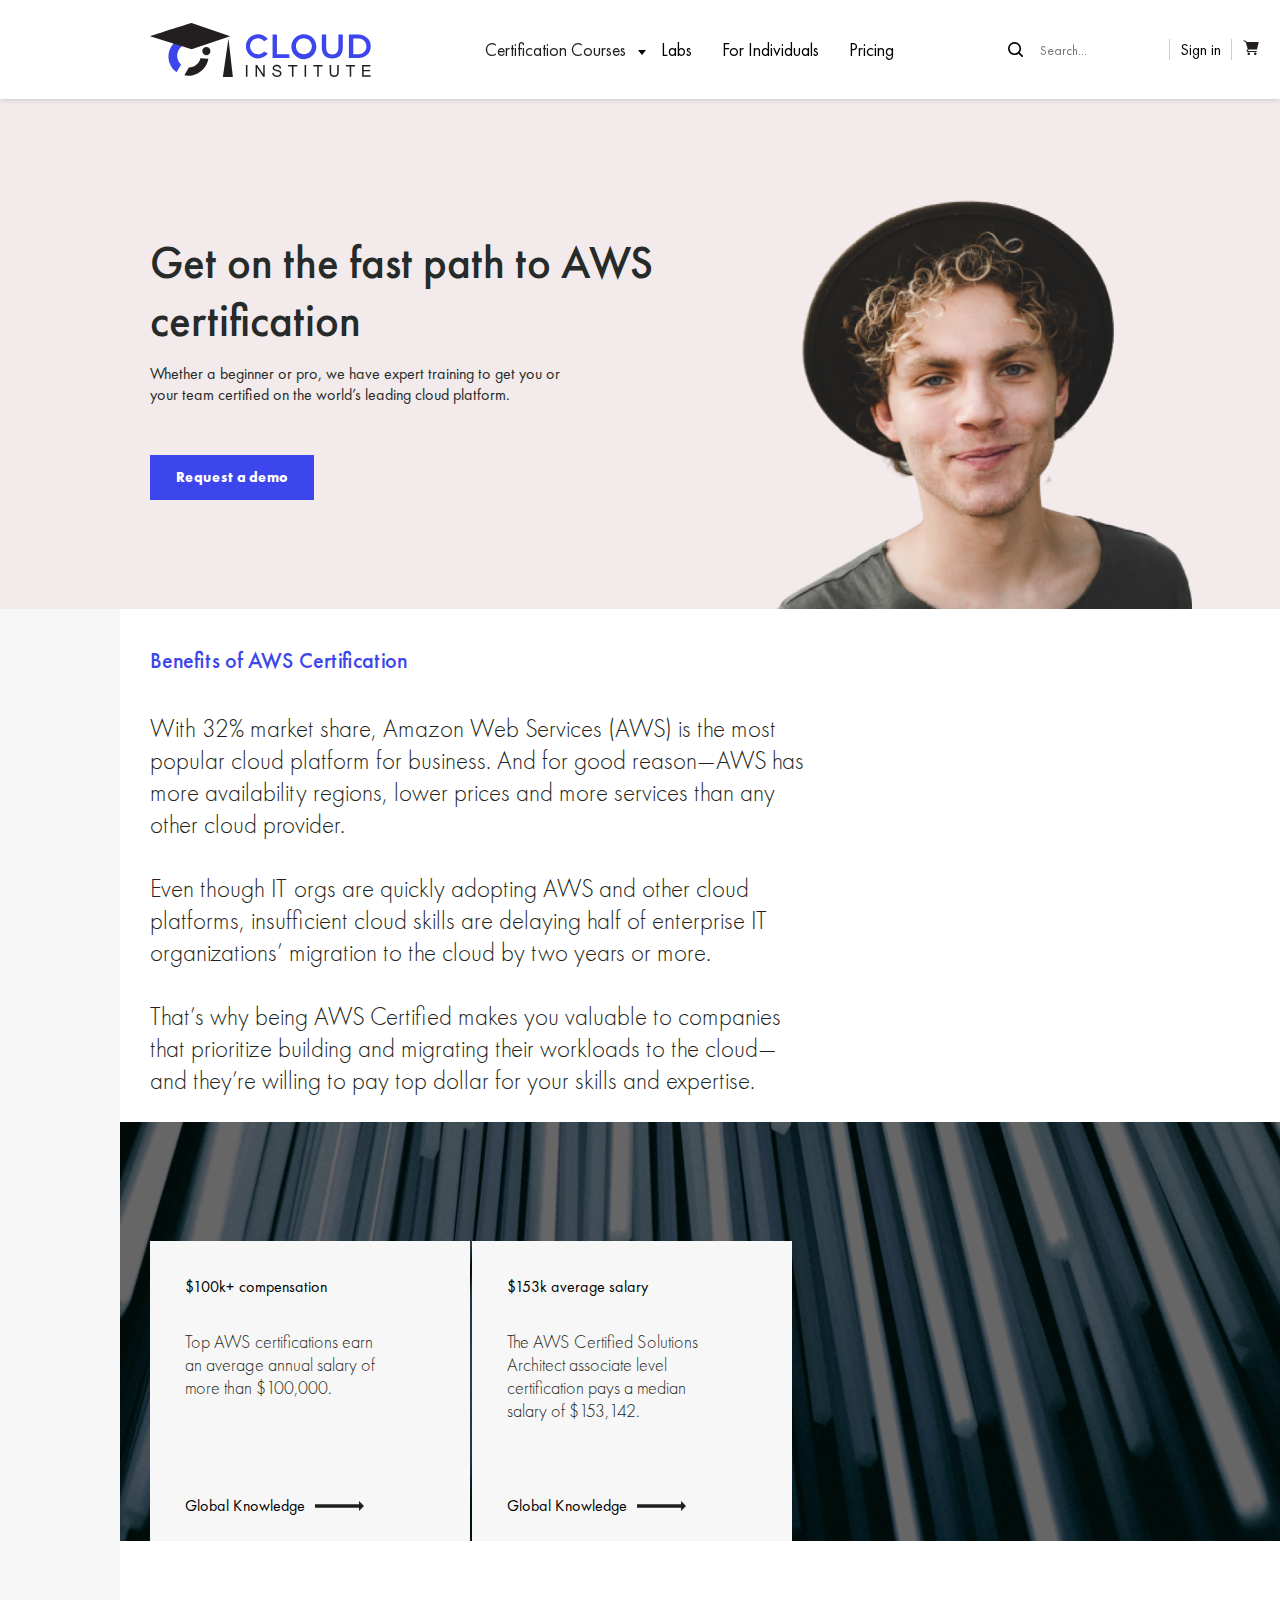
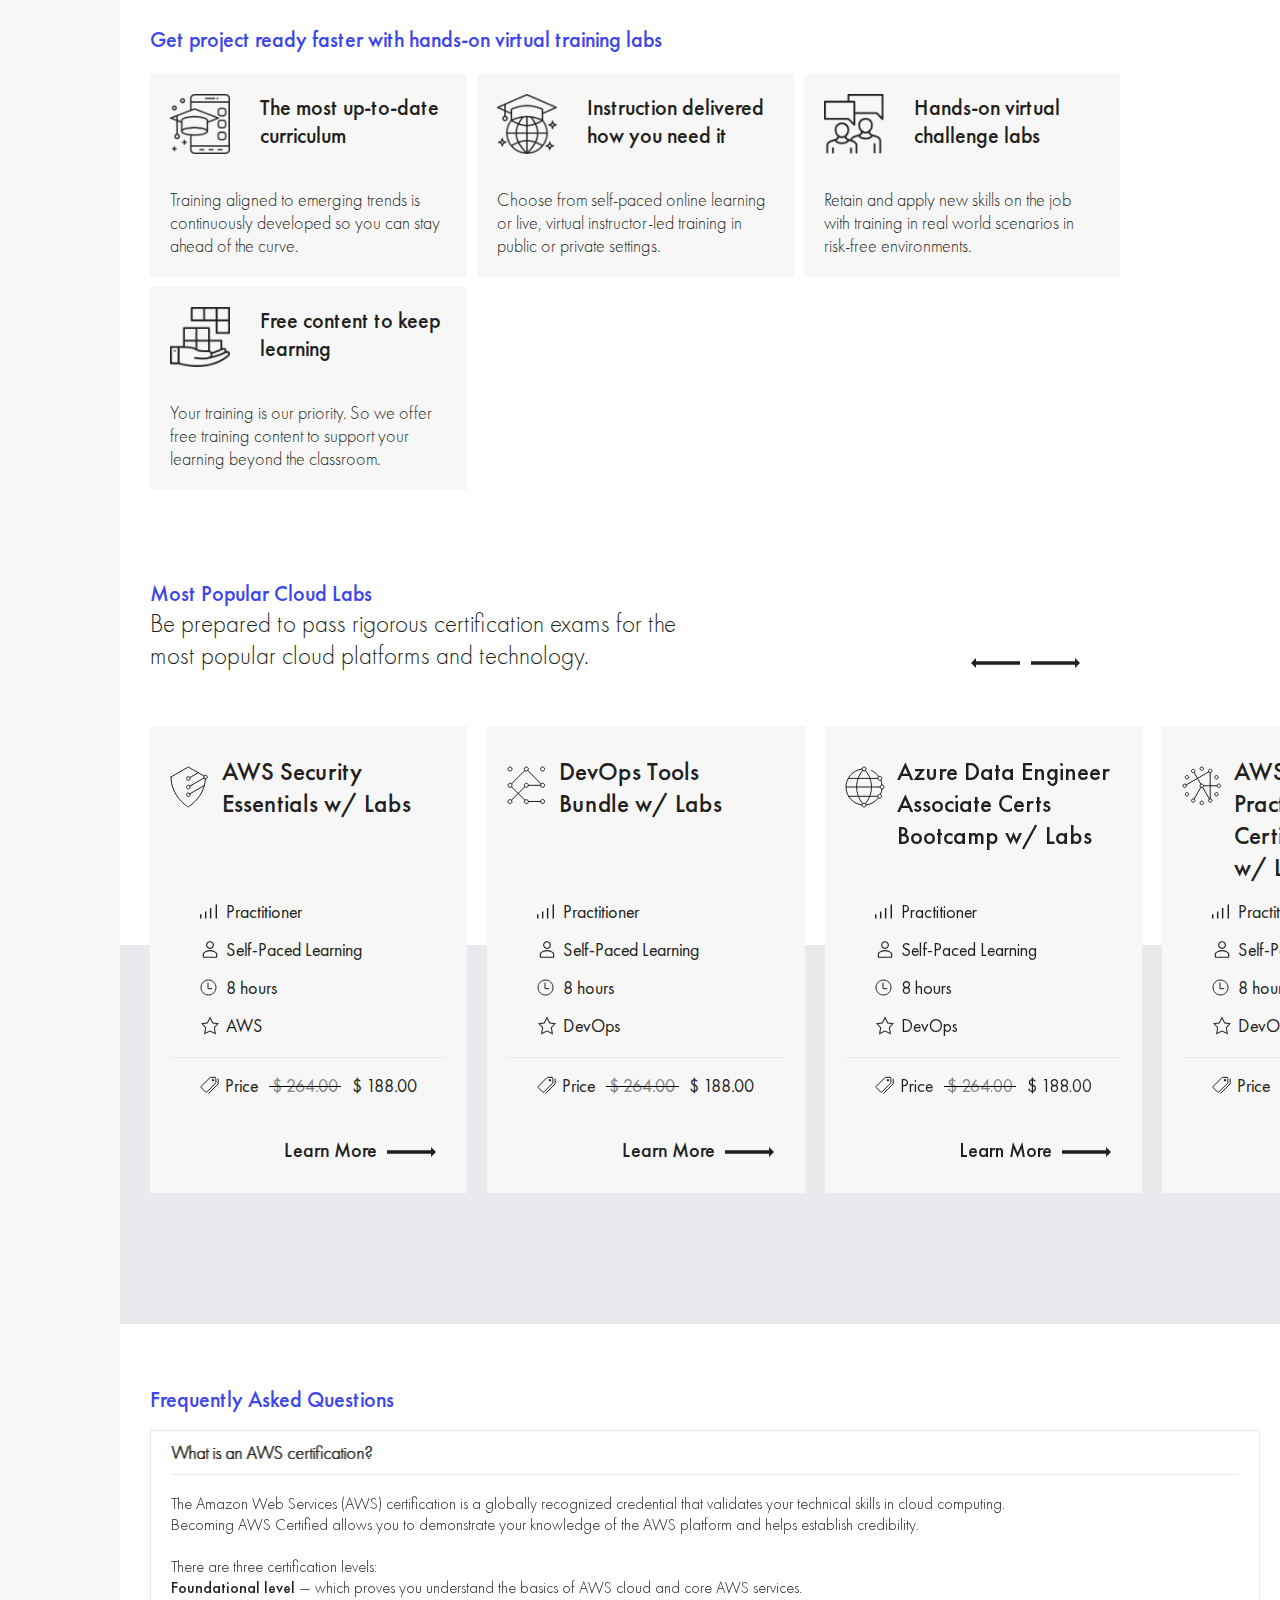
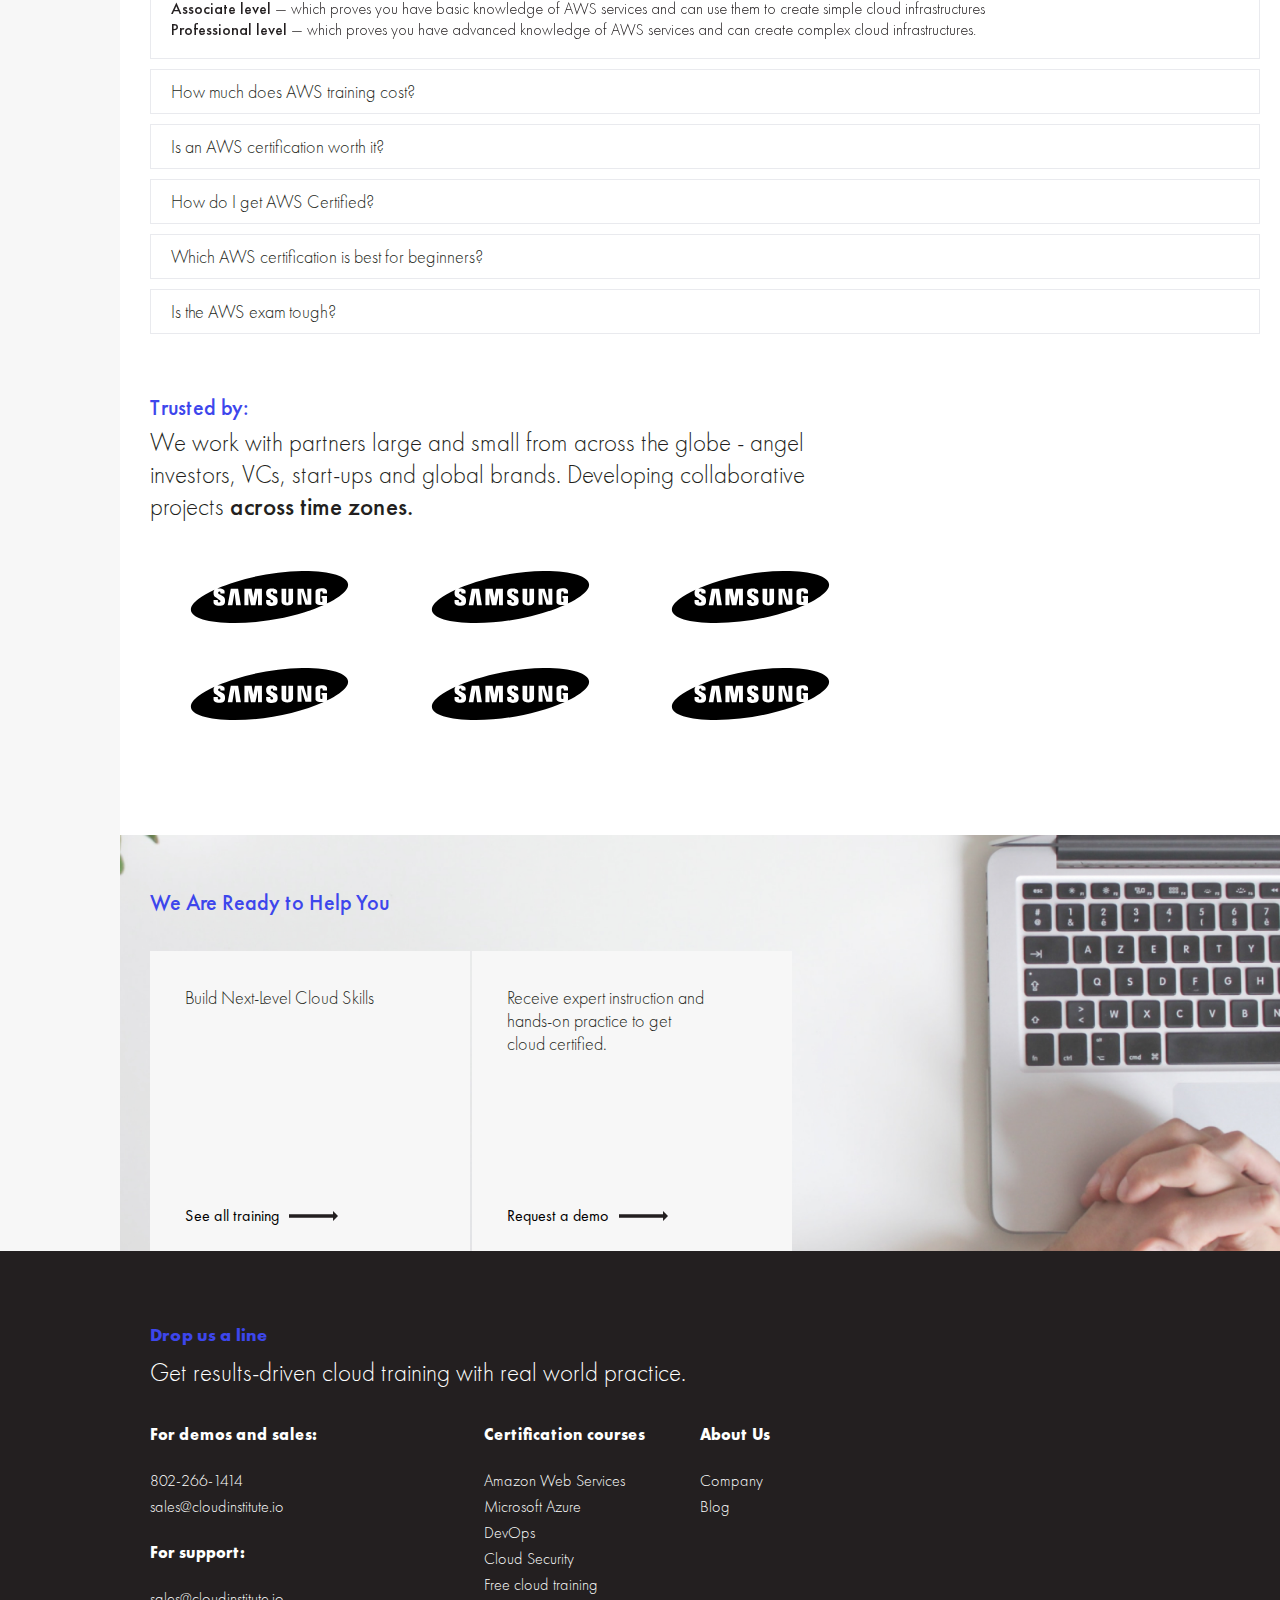
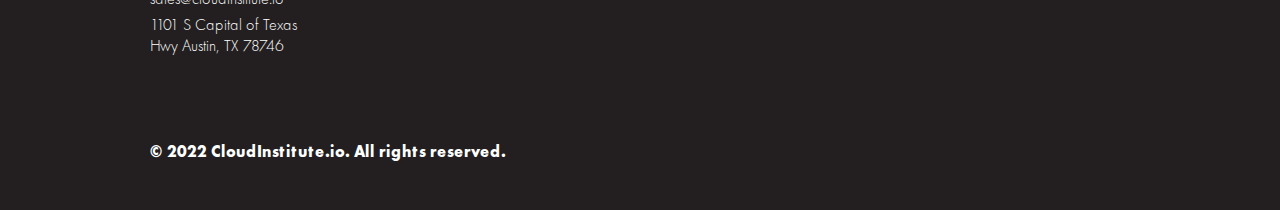
<file: AWS.html>
<!DOCTYPE html>
<html lang="en">

<head>
  <meta charset="UTF-8">
  <meta http-equiv="X-UA-Compatible" content="IE=edge">
  <meta name="viewport" content="width=device-width, initial-scale=1.0">
  <link rel="stylesheet" href="https://unpkg.com/swiper@8/swiper-bundle.min.css" />
  <link rel="stylesheet" href="css/styles.css">
  <title>Cloud_institute</title>
</head>

<body class="free_body">

  <header class="header free_header header_left">
    <div class="container ">
      <div class="header__row">
        <div class="header__item">
          <a href=""><img src="img/icon/header-logo.svg" alt="" class="header__logo"></a>
        </div>
        <div class="header__item">
          <nav class="menu__list">
            <ul>
              <li class="sub_menu"><span>Certification Courses</span>
                <ul class="sublist">
                  <li><a href="">For Individuals</a></li>
                  <li><a href="">For Individuals</a></li>
                  <li><a href="">For Individuals</a></li>
                </ul>
              </li>
              <li><a href="">Labs</a></li>
              <li><a href="">For Individuals</a></li>
              <li><a href="">Pricing</a></li>
            </ul>
          </nav>
        </div>
        <div class="header__item">
          <div class="subitem">
            <form action="" class="search">
              <input type="text" placeholder="Search...">
              <input type="submit">
            </form>
          </div>
          <div class="subitem">
            <a href="">Sign in</a>
          </div>
          <div class="subitem">
            <a href="" class="basket">
              <img src="img/icon/bascket.svg" alt="">
            </a>
          </div>
        </div>
      </div>
    </div>
    <nav class="burger_menu">
      <ul>
        <li class="sub_menu"><span>Certification Courses</span>
          <ul class="sublist">
            <li class="sub_menu__item"><a href="">For Individuals</a></li>
            <li class="sub_menu__item"><a href="">For Individuals</a></li>
            <li class="sub_menu__item"><a href="">For Individuals</a></li>
          </ul>
        </li>
        <li><a href="">Labs</a></li>
        <li><a href="">For Individuals</a></li>
        <li><a href="">Pricing</a></li>
      </ul>
      <div class="burger_subitem">
        <div class="subitem">
          <a href=""><svg width="16" height="16" viewBox="0 0 16 16" fill="none" xmlns="http://www.w3.org/2000/svg">
              <path
                d="M14.2222 0H1.77778C0.8 0 0 0.8 0 1.77778V14.2222C0 15.2 0.8 16 1.77778 16H14.2222C15.2 16 16 15.2 16 14.2222V1.77778C16 0.8 15.2 0 14.2222 0ZM8 2.66667C9.71556 2.66667 11.1111 4.06222 11.1111 5.77778C11.1111 7.49333 9.71556 8.88889 8 8.88889C6.28444 8.88889 4.88889 7.49333 4.88889 5.77778C4.88889 4.06222 6.28444 2.66667 8 2.66667ZM14.2222 14.2222H1.77778V14.0178C1.77778 13.4667 2.02667 12.9511 2.45333 12.6133C3.97333 11.3956 5.90222 10.6667 8 10.6667C10.0978 10.6667 12.0267 11.3956 13.5467 12.6133C13.9733 12.9511 14.2222 13.4756 14.2222 14.0178V14.2222V14.2222Z"
                fill="#231F20" />
            </svg>Sign in</a>
        </div>
        <div class="subitem">
          <a href="" class="basket">
            <svg width="18" height="18" viewBox="0 0 18 18" fill="none" xmlns="http://www.w3.org/2000/svg">
              <path
                d="M6.75003 16C7.44039 16 8.00003 15.4404 8.00003 14.75C8.00003 14.0596 7.44039 13.5 6.75003 13.5C6.05967 13.5 5.50003 14.0596 5.50003 14.75C5.50003 15.4404 6.05967 16 6.75003 16Z"
                fill="#231F20" />
              <path
                d="M13.25 16C13.9404 16 14.5 15.4404 14.5 14.75C14.5 14.0596 13.9404 13.5 13.25 13.5C12.5597 13.5 12 14.0596 12 14.75C12 15.4404 12.5597 16 13.25 16Z"
                fill="#231F20" />
              <path
                d="M16.55 3.19501C16.5034 3.13451 16.4436 3.08547 16.3751 3.05167C16.3067 3.01787 16.2314 3.0002 16.155 3.00001H4.60499L4.37999 2.28501C4.35528 2.20824 4.31236 2.13859 4.2549 2.082C4.19743 2.02541 4.12713 1.98355 4.04999 1.96001L1.99999 1.33001C1.93696 1.31064 1.87073 1.30388 1.80508 1.3101C1.73943 1.31633 1.67565 1.33543 1.61738 1.3663C1.4997 1.42866 1.41161 1.53521 1.37249 1.66251C1.33337 1.78982 1.34643 1.92745 1.40878 2.04513C1.47114 2.16281 1.57769 2.25089 1.70499 2.29001L3.49999 2.84001L5.78999 10.075L4.97499 10.745L4.90999 10.81C4.70844 11.0434 4.59425 11.3396 4.58696 11.6478C4.57966 11.9561 4.67971 12.2574 4.86999 12.5C5.00627 12.6657 5.17945 12.7973 5.37566 12.8841C5.57188 12.9709 5.78569 13.0106 5.99999 13H14.345C14.4776 13 14.6048 12.9473 14.6985 12.8536C14.7923 12.7598 14.845 12.6326 14.845 12.5C14.845 12.3674 14.7923 12.2402 14.6985 12.1465C14.6048 12.0527 14.4776 12 14.345 12H5.91999C5.86242 11.998 5.80632 11.9813 5.75712 11.9513C5.70793 11.9213 5.66729 11.8792 5.63914 11.8289C5.61099 11.7786 5.59628 11.722 5.59643 11.6643C5.59658 11.6067 5.61159 11.5501 5.63999 11.5L6.84499 10.5H14.56C14.6742 10.5033 14.7861 10.4674 14.8771 10.3983C14.9681 10.3292 15.0326 10.231 15.06 10.12L16.66 3.62001C16.6752 3.54547 16.6732 3.46844 16.6541 3.39479C16.6351 3.32115 16.5995 3.25282 16.55 3.19501V3.19501Z"
                fill="#231F20" />
            </svg>
          </a>
        </div>
      </div>
      <form action="" class="search">
        <input type="text" placeholder="Search...">
        <input type="submit">
      </form>
    </nav>
    <div class="menu_icon">
      <span></span>
    </div>
  </header>
  <main>
    <section id="scroll_screen" class="first_screen aws_firstscreen free_firstscreen blog__first_screen">
      <div class=" container">
        <h1>Get on the fast path to AWS certification</h1>
        <p>Whether a beginner or pro, we have expert training to get you or your team certified on the world’s leading
          cloud platform.</p>
        <a href="" class="blue_button">Request a demo</a>
        <img src="img/pictures/aws-main-bg.png" alt="">
      </div>
    </section>
    <div class="wrapper coaching_wrapper aws_wrapper">
      <a href="" class="fixed_logo">
        <svg width="62" height="40" viewBox="0 0 62 40" fill="none" xmlns="http://www.w3.org/2000/svg">
          <path
            d="M37.227 26.1223C36.3265 30.1366 32.7517 32.9701 28.6566 32.9172L25.3254 38.7135C28.6273 39.3127 32.0344 38.8055 35.0205 37.2703C39.2873 35.1261 42.2968 31.0863 43.1446 26.371L37.2289 26.1223H37.227Z"
            fill="#231F20" />
          <path
            d="M19.6279 36.3754L22.9181 30.6575C19.3531 27.4265 19.0705 21.9024 22.2866 18.3209C24.7094 15.6225 28.5434 14.7139 31.9135 16.0377L35.1802 11.0971C30.9506 9.1272 26.0543 9.23098 21.9123 11.3811C14.5309 15.1486 11.4395 23.9958 15.0727 31.1686C16.1331 33.26 17.7002 35.0517 19.6279 36.3794V36.3754Z"
            fill="#3D46EC" />
          <path d="M30.6875 0C27.9977 0.538503 0 9.73417 0 9.73417L30.6875 19.4683L59.2193 9.73417L30.6875 0Z"
            fill="#231F20" />
          <path d="M57.9698 11.5613L53.8025 40.0001H61.219L57.9698 11.5613Z" fill="#231F20" />
          <path
            d="M44.5719 21.2552C44.8149 19.6044 43.6798 18.0683 42.0366 17.8243C40.3934 17.5802 38.8644 18.7206 38.6215 20.3714C38.3786 22.0221 39.5137 23.5582 41.1568 23.8023C42.8 24.0463 44.329 22.906 44.5719 21.2552Z"
            fill="#231F20" />
        </svg>
      </a>
      <section class="coaching_info">
        <div class="container">
          <h2 class="subtitle">Benefits of AWS Certification</h2>
          <p>
            With 32% market share, Amazon Web Services (AWS) is the most popular cloud platform for business. And for
            good reason—AWS has more availability regions, lower prices and more services than any other cloud provider.
            <br><br>
            Even though IT orgs are quickly adopting AWS and other cloud platforms, insufficient cloud skills are
            delaying half of enterprise IT organizations’ migration to the cloud by two years or more.
            <br><br>
            That’s why being AWS Certified makes you valuable to companies that prioritize building and migrating their
            workloads to the cloud—and they’re willing to pay top dollar for your skills and expertise.
          </p>
        </div>
      </section>
      <section class="help help_coaching aws_help">
        <div class="container">
          <div class="help__row">
            <div class="help__item">
              <h4>$100k+ compensation</h4>
              <p>Top AWS certifications earn an average annual salary of more than $100,000.</p>
              <a href="">Global Knowledge<svg width="49" height="10" viewBox="0 0 49 10" fill="none"
                  xmlns="http://www.w3.org/2000/svg">
                  <path
                    d="M-1.45705e-07 6.66667L-2.91409e-07 3.33333L44.0345 3.33333L44.0345 -1.92481e-06L49 5L44.0345 10L44.0345 6.66666L-1.45705e-07 6.66667Z"
                    fill="#231F20" />
                </svg></a>
              <a href="" class="help__link"></a>
            </div>
            <div class="help__item">
              <h4>$153k average salary</h4>
              <p>The AWS Certified Solutions Architect associate level certification pays a median salary of $153,142.
              </p>
              <a href="">Global Knowledge<svg width="49" height="10" viewBox="0 0 49 10" fill="none"
                  xmlns="http://www.w3.org/2000/svg">
                  <path
                    d="M-1.45705e-07 6.66667L-2.91409e-07 3.33333L44.0345 3.33333L44.0345 -1.92481e-06L49 5L44.0345 10L44.0345 6.66666L-1.45705e-07 6.66667Z"
                    fill="#231F20" />
                </svg></a>
              <a href="" class="help__link"></a>
            </div>
          </div>
        </div>
      </section>
      <section class="trained cloud_labs_trained aws_trained">
        <div class="container">
          <h2 class="subtitle">Get project ready faster with hands-on virtual training labs</h2>
          <div class="trained__row">
            <div class="trained__item">
              <a href=""></a>
              <img src="img/icon/aws-item-img1.png" alt="">
              <h4>The most up-to-date curriculum</h4>
              <p>Training aligned to emerging trends is continuously developed so you can stay ahead of the curve.</p>
            </div>
            <div class="trained__item">
              <a href=""></a>
              <img src="img/icon/aws-item-img2.png" alt="">
              <h4>Instruction delivered how you need it</h4>
              <p>Choose from self-paced online learning or live, virtual instructor-led training in public or private
                settings.</p>
            </div>
            <div class="trained__item">
              <a href=""></a>
              <img src="img/icon/aws-item-img3.png" alt="">
              <h4>Hands-on virtual challenge labs</h4>
              <p>Retain and apply new skills on the job with training in real world scenarios in risk-free environments.
              </p>
            </div>
            <div class="trained__item">
              <a href=""></a>
              <img src="img/icon/aws-item-img4.png" alt="">
              <h4>Free content to keep learning</h4>
              <p>Your training is our priority. So we offer free training content to support your learning beyond the
                classroom.</p>
            </div>
          </div>
        </div>
      </section>
      <section class="sertified">

        <div class="container">
          <h2 class="subtitle">Most Popular Cloud Labs</h2>
          <p>
            Be prepared to pass rigorous certification exams for the most popular cloud platforms and technology.
          </p>
        </div>
        <div class="swiper_container">
          <div class="swiper swiper_sertified">
            <div class="swiper-wrapper">
              <div class="swiper-slide slide_1">
                <a href="" class="sertified__link"></a>
                <div class="slide_container">
                  <img src="img/pictures/hover-background.jpg" alt="" class="hover_backghound">
                  <div class="title__container">
                    <svg width="38" height="42" viewBox="0 0 38 42" fill="none" xmlns="http://www.w3.org/2000/svg">
                      <path d="M33.9824 12.0055L19.8967 20.1016" stroke="#231F20" stroke-linecap="round"
                        stroke-linejoin="round" />
                      <path d="M34.2197 19.5173L19.889 27.8201" stroke="#231F20" stroke-linecap="round"
                        stroke-linejoin="round" />
                      <path d="M28.2333 6.75644L19.8804 11.5925" stroke="#231F20" stroke-linecap="round"
                        stroke-linejoin="round" />
                      <path fill-rule="evenodd" clip-rule="evenodd"
                        d="M18.3233 22.8185C17.3208 22.8185 16.5073 22.0038 16.5073 20.9998C16.5073 19.9957 17.3208 19.1824 18.3233 19.1824C19.3258 19.1824 20.1393 19.9957 20.1393 20.9998C20.1393 22.0038 19.3258 22.8185 18.3233 22.8185Z"
                        stroke="#231F20" />
                      <path d="M35.4461 12.8183C34.4436 31.4932 18.245 41 18.245 41C18.245 41 1 30.8759 1 10.9996"
                        stroke="#231F20" stroke-linecap="round" stroke-linejoin="round" />
                      <path
                        d="M1.00061 11.0001C4.76302 8.82677 18.2443 1 18.2443 1C18.2443 1 30.1812 7.74676 33.9436 10.0655"
                        stroke="#231F20" stroke-linecap="round" stroke-linejoin="round" />
                      <path fill-rule="evenodd" clip-rule="evenodd"
                        d="M35.4947 9.18182C36.4972 9.18182 37.3106 9.9965 37.3106 11.0005C37.3106 12.0045 36.4972 12.8179 35.4947 12.8179C34.4922 12.8179 33.6787 12.0045 33.6787 11.0005C33.6787 9.9965 34.4922 9.18182 35.4947 9.18182Z"
                        stroke="#231F20" />
                      <path fill-rule="evenodd" clip-rule="evenodd"
                        d="M18.3233 26.9094C19.3258 26.9094 20.1393 27.7241 20.1393 28.7281C20.1393 29.7321 19.3258 30.5455 18.3233 30.5455C17.3208 30.5455 16.5073 29.7321 16.5073 28.7281C16.5073 27.7241 17.3208 26.9094 18.3233 26.9094Z"
                        stroke="#231F20" />
                      <path fill-rule="evenodd" clip-rule="evenodd"
                        d="M18.3233 14.3335C17.3208 14.3335 16.5073 13.5188 16.5073 12.5148C16.5073 11.5108 17.3208 10.6974 18.3233 10.6974C19.3258 10.6974 20.1393 11.5108 20.1393 12.5148C20.1393 13.5188 19.3258 14.3335 18.3233 14.3335Z"
                        stroke="#231F20" />
                    </svg>
                    <h4>
                      AWS Security <br>Essentials w/ Labs
                    </h4>
                  </div>
                  <ul>
                    <li class="slide__item_1"><svg width="17" height="14" viewBox="0 0 17 14" fill="none"
                        xmlns="http://www.w3.org/2000/svg">
                        <path
                          d="M15.5833 0H17V14H15.5833V0ZM9.91667 3.5H11.3333V14H9.91667V3.5ZM4.95833 7H6.375V14H4.95833V7ZM0 9.8H1.41667V14H0V9.8Z"
                          fill="#231F20" />
                      </svg>Practitioner</li>
                    <li class="slide__item_2"><svg width="20" height="20" viewBox="0 0 20 20" fill="none"
                        xmlns="http://www.w3.org/2000/svg">
                        <path
                          d="M9.99997 9.44444C10.7691 9.44444 11.521 9.21636 12.1605 8.78904C12.8 8.36172 13.2985 7.75436 13.5928 7.04376C13.8872 6.33316 13.9642 5.55123 13.8141 4.79686C13.6641 4.04249 13.2937 3.34956 12.7498 2.80569C12.206 2.26182 11.513 1.89144 10.7587 1.74138C10.0043 1.59133 9.22236 1.66834 8.51176 1.96268C7.80116 2.25702 7.1938 2.75547 6.76648 3.395C6.33916 4.03452 6.11108 4.7864 6.11108 5.55555C6.11108 6.58694 6.52081 7.5761 7.25011 8.30541C7.97942 9.03472 8.96858 9.44444 9.99997 9.44444ZM9.99997 2.77777C10.5494 2.77777 11.0864 2.94068 11.5432 3.24591C12 3.55114 12.3561 3.98497 12.5663 4.49254C12.7765 5.00011 12.8316 5.55863 12.7244 6.09746C12.6172 6.6363 12.3526 7.13125 11.9642 7.51973C11.5757 7.90821 11.0807 8.17277 10.5419 8.27995C10.0031 8.38713 9.44454 8.33212 8.93696 8.12188C8.42939 7.91164 7.99556 7.5556 7.69034 7.0988C7.38511 6.64199 7.2222 6.10494 7.2222 5.55555C7.2222 4.81883 7.51485 4.1123 8.03579 3.59136C8.55672 3.07043 9.26326 2.77777 9.99997 2.77777Z"
                          fill="#231F20" />
                        <path
                          d="M16.9278 13.5389C16.0368 12.5973 14.9632 11.8472 13.7725 11.3346C12.5818 10.822 11.2991 10.5576 10.0028 10.5576C8.70643 10.5576 7.42371 10.822 6.23303 11.3346C5.04234 11.8472 3.96871 12.5973 3.07777 13.5389C2.88461 13.7452 2.77733 14.0174 2.77777 14.3V17.2222C2.77777 17.5169 2.89484 17.7995 3.10321 18.0079C3.31158 18.2163 3.5942 18.3334 3.88888 18.3334H16.1111C16.4058 18.3334 16.6884 18.2163 16.8968 18.0079C17.1052 17.7995 17.2222 17.5169 17.2222 17.2222V14.3C17.2242 14.0182 17.1189 13.7461 16.9278 13.5389ZM16.1111 17.2222H3.88888V14.2945C4.67623 13.4654 5.62404 12.8052 6.67464 12.3541C7.72523 11.9029 8.85664 11.6703 10 11.6703C11.1434 11.6703 12.2748 11.9029 13.3254 12.3541C14.3759 12.8052 15.3238 13.4654 16.1111 14.2945V17.2222Z"
                          fill="#231F20" />
                      </svg>Self-Paced Learning</li>
                    <li class="slide__item_3"><svg width="17" height="17" viewBox="0 0 17 17" fill="none"
                        xmlns="http://www.w3.org/2000/svg">
                        <path
                          d="M8.5 1C4.35938 1 1 4.35938 1 8.5C1 12.6406 4.35938 16 8.5 16C12.6406 16 16 12.6406 16 8.5C16 4.35938 12.6406 1 8.5 1Z"
                          stroke="#231F20" stroke-miterlimit="10" />
                        <path d="M8 4V9.625H11.75" stroke="#231F20" stroke-linecap="round" stroke-linejoin="round" />
                      </svg>8 hours</li>
                    <li class="slide__item_4"><svg width="20" height="20" viewBox="0 0 20 20" fill="none"
                        xmlns="http://www.w3.org/2000/svg">
                        <path
                          d="M10 1L7 7L1 7.75L5.13 12.37L4 19L10 16L16 19L14.88 12.37L19 7.75L13 7L10 1ZM10 3.24L12.34 7.93L16.99 8.51L13.81 12.07L14.68 17.22L10 14.88L5.32 17.22L6.19 12.07L3.01 8.51L7.66 7.93L10 3.24Z"
                          fill="#231F20" />
                      </svg>AWS</li>
                  </ul>
                  <div class="sertified__price">
                    <span><svg width="19" height="18" viewBox="0 0 19 18" fill="none"
                        xmlns="http://www.w3.org/2000/svg">
                        <path
                          d="M14.8318 0.866701H10.4414C10.3049 0.866601 10.174 0.920529 10.0771 1.0167L1.3 9.79169C1.10786 9.98477 1 10.2461 1 10.5185C1 10.7909 1.10786 11.0522 1.3 11.2453L5.47857 15.4238C5.67171 15.616 5.93308 15.7239 6.20553 15.7239C6.47798 15.7239 6.73935 15.616 6.93249 15.4238L15.7071 6.65241C15.8033 6.55557 15.8572 6.4246 15.8571 6.28812V1.89527C15.8578 1.76028 15.8317 1.6265 15.7805 1.50162C15.7292 1.37674 15.6538 1.26323 15.5585 1.16763C15.4632 1.07203 15.3499 0.996223 15.2252 0.944576C15.1005 0.89293 14.9668 0.866464 14.8318 0.866701V0.866701Z"
                          stroke="#231F20" stroke-linecap="round" stroke-linejoin="round" />
                        <path
                          d="M13 4.86671C12.7739 4.86671 12.553 4.79968 12.365 4.6741C12.1771 4.54852 12.0306 4.37003 11.9441 4.1612C11.8576 3.95237 11.835 3.72258 11.8791 3.50089C11.9232 3.2792 12.032 3.07556 12.1919 2.91573C12.3517 2.7559 12.5553 2.64705 12.777 2.60295C12.9987 2.55886 13.2285 2.58149 13.4373 2.66799C13.6462 2.75449 13.8246 2.90097 13.9502 3.08891C14.0758 3.27686 14.1428 3.49781 14.1428 3.72385C14.1428 4.02695 14.0224 4.31764 13.8081 4.53197C13.5938 4.7463 13.3031 4.86671 13 4.86671Z"
                          fill="#231F20" />
                        <path
                          d="M8.64288 16.8667L18 7.50956C18.0465 7.46263 18.0832 7.40684 18.1077 7.34549C18.1322 7.28414 18.1442 7.21848 18.1429 7.15242V2.58099"
                          stroke="#231F20" stroke-linecap="round" stroke-linejoin="round" />
                      </svg>Price <span class="old_price">$ 264.00</span> $ 188.00</span>
                  </div>
                  <a href=""><span>Learn More</span><svg width="49" height="10" viewBox="0 0 49 10" fill="none"
                      xmlns="http://www.w3.org/2000/svg">
                      <path
                        d="M-1.45705e-07 6.66667L-2.91409e-07 3.33333L44.0345 3.33333L44.0345 -1.92481e-06L49 5L44.0345 10L44.0345 6.66666L-1.45705e-07 6.66667Z"
                        fill="#231F20" />
                    </svg></a>
                </div>
              </div>
              <div class="swiper-slide slide_2">
                <a href="" class="sertified__link"></a>
                <div class="slide_container">
                  <img src="img/pictures/hover-background.jpg" alt="" class="hover_backghound">
                  <div class="title__container">
                    <svg width="39" height="39" viewBox="0 0 39 39" fill="none" xmlns="http://www.w3.org/2000/svg">
                      <path d="M4.45081 20.7455L17.8893 34.1855" stroke="#231F20" stroke-linecap="round"
                        stroke-linejoin="round" />
                      <path d="M21.4316 35.4727L33.5945 35.4845" stroke="#231F20" stroke-linecap="round"
                        stroke-linejoin="round" />
                      <path d="M4.44891 34.1848L17.8904 20.7611" stroke="#231F20" stroke-linecap="round"
                        stroke-linejoin="round" />
                      <path d="M33.5965 19.3171H21.4246" stroke="#231F20" stroke-linecap="round"
                        stroke-linejoin="round" />
                      <path d="M17.8898 4.44925L4.45123 17.8892" stroke="#231F20" stroke-linecap="round"
                        stroke-linejoin="round" />
                      <path d="M34.1861 17.8885L20.7476 4.44852" stroke="#231F20" stroke-linecap="round"
                        stroke-linejoin="round" />
                      <path fill-rule="evenodd" clip-rule="evenodd"
                        d="M20.7471 1.59222C21.5367 2.38185 21.5367 3.66037 20.7471 4.44852C19.9575 5.23815 18.679 5.23815 17.8893 4.44852C17.1012 3.66037 17.1012 2.38185 17.8893 1.59222C18.679 0.802593 19.9575 0.802593 20.7471 1.59222Z"
                        stroke="#231F20" />
                      <path fill-rule="evenodd" clip-rule="evenodd"
                        d="M37.0434 1.59222C37.8331 2.38185 37.8331 3.66037 37.0434 4.44852C36.2538 5.23815 34.9753 5.23815 34.1857 4.44852C33.3975 3.66037 33.3975 2.38185 34.1857 1.59222C34.9753 0.802593 36.2538 0.802593 37.0434 1.59222Z"
                        stroke="#231F20" />
                      <path fill-rule="evenodd" clip-rule="evenodd"
                        d="M37.0434 34.0503C37.8331 34.8399 37.8331 36.1184 37.0434 36.9066C36.2538 37.6962 34.9753 37.6962 34.1857 36.9066C33.3975 36.1184 33.3975 34.8399 34.1857 34.0503C34.9753 33.2607 36.2538 33.2607 37.0434 34.0503Z"
                        stroke="#231F20" />
                      <path fill-rule="evenodd" clip-rule="evenodd"
                        d="M4.45084 1.59222C5.24047 2.38185 5.24047 3.66037 4.45084 4.44852C3.66121 5.23815 2.38269 5.23815 1.59306 4.44852C0.804916 3.66037 0.804916 2.38185 1.59306 1.59222C2.38269 0.802593 3.66121 0.802593 4.45084 1.59222Z"
                        stroke="#231F20" />
                      <path fill-rule="evenodd" clip-rule="evenodd"
                        d="M20.7471 17.9036C21.5367 18.6933 21.5367 19.9718 20.7471 20.7599C19.9575 21.5495 18.679 21.5495 17.8893 20.7599C17.1012 19.9718 17.1012 18.6933 17.8893 17.9036C18.679 17.114 19.9575 17.114 20.7471 17.9036Z"
                        stroke="#231F20" />
                      <path fill-rule="evenodd" clip-rule="evenodd"
                        d="M4.44889 34.1848C5.23852 34.9744 5.23852 36.253 4.44889 37.0411C3.65926 37.8307 2.38074 37.8307 1.59111 37.0411C0.802963 36.253 0.802963 34.9744 1.59111 34.1848C2.38074 33.3952 3.65926 33.3952 4.44889 34.1848Z"
                        stroke="#231F20" />
                      <path fill-rule="evenodd" clip-rule="evenodd"
                        d="M20.7471 34.1848C21.5367 34.9744 21.5367 36.253 20.7471 37.0411C19.9575 37.8307 18.679 37.8307 17.8893 37.0411C17.1012 36.253 17.1012 34.9744 17.8893 34.1848C18.679 33.3952 19.9575 33.3952 20.7471 34.1848Z"
                        stroke="#231F20" />
                      <path fill-rule="evenodd" clip-rule="evenodd"
                        d="M4.45084 17.8885C5.24047 18.6781 5.24047 19.9567 4.45084 20.7448C3.66121 21.5344 2.38269 21.5344 1.59306 20.7448C0.804916 19.9567 0.804916 18.6781 1.59306 17.8885C2.38269 17.0989 3.66121 17.0989 4.45084 17.8885Z"
                        stroke="#231F20" />
                      <path fill-rule="evenodd" clip-rule="evenodd"
                        d="M37.0434 17.8885C37.8331 18.6781 37.8331 19.9567 37.0434 20.7448C36.2538 21.5344 34.9753 21.5344 34.1857 20.7448C33.3975 19.9567 33.3975 18.6781 34.1857 17.8885C34.9753 17.0989 36.2538 17.0989 37.0434 17.8885Z"
                        stroke="#231F20" />
                    </svg>
                    <h4>
                      DevOps Tools <br>Bundle w/ Labs
                    </h4>
                  </div>
                  <ul>
                    <li class="slide__item_1"><svg width="17" height="14" viewBox="0 0 17 14" fill="none"
                        xmlns="http://www.w3.org/2000/svg">
                        <path
                          d="M15.5833 0H17V14H15.5833V0ZM9.91667 3.5H11.3333V14H9.91667V3.5ZM4.95833 7H6.375V14H4.95833V7ZM0 9.8H1.41667V14H0V9.8Z"
                          fill="#231F20" />
                      </svg>Practitioner</li>
                    <li class="slide__item_2"><svg width="20" height="20" viewBox="0 0 20 20" fill="none"
                        xmlns="http://www.w3.org/2000/svg">
                        <path
                          d="M9.99997 9.44444C10.7691 9.44444 11.521 9.21636 12.1605 8.78904C12.8 8.36172 13.2985 7.75436 13.5928 7.04376C13.8872 6.33316 13.9642 5.55123 13.8141 4.79686C13.6641 4.04249 13.2937 3.34956 12.7498 2.80569C12.206 2.26182 11.513 1.89144 10.7587 1.74138C10.0043 1.59133 9.22236 1.66834 8.51176 1.96268C7.80116 2.25702 7.1938 2.75547 6.76648 3.395C6.33916 4.03452 6.11108 4.7864 6.11108 5.55555C6.11108 6.58694 6.52081 7.5761 7.25011 8.30541C7.97942 9.03472 8.96858 9.44444 9.99997 9.44444ZM9.99997 2.77777C10.5494 2.77777 11.0864 2.94068 11.5432 3.24591C12 3.55114 12.3561 3.98497 12.5663 4.49254C12.7765 5.00011 12.8316 5.55863 12.7244 6.09746C12.6172 6.6363 12.3526 7.13125 11.9642 7.51973C11.5757 7.90821 11.0807 8.17277 10.5419 8.27995C10.0031 8.38713 9.44454 8.33212 8.93696 8.12188C8.42939 7.91164 7.99556 7.5556 7.69034 7.0988C7.38511 6.64199 7.2222 6.10494 7.2222 5.55555C7.2222 4.81883 7.51485 4.1123 8.03579 3.59136C8.55672 3.07043 9.26326 2.77777 9.99997 2.77777Z"
                          fill="#231F20" />
                        <path
                          d="M16.9278 13.5389C16.0368 12.5973 14.9632 11.8472 13.7725 11.3346C12.5818 10.822 11.2991 10.5576 10.0028 10.5576C8.70643 10.5576 7.42371 10.822 6.23303 11.3346C5.04234 11.8472 3.96871 12.5973 3.07777 13.5389C2.88461 13.7452 2.77733 14.0174 2.77777 14.3V17.2222C2.77777 17.5169 2.89484 17.7995 3.10321 18.0079C3.31158 18.2163 3.5942 18.3334 3.88888 18.3334H16.1111C16.4058 18.3334 16.6884 18.2163 16.8968 18.0079C17.1052 17.7995 17.2222 17.5169 17.2222 17.2222V14.3C17.2242 14.0182 17.1189 13.7461 16.9278 13.5389ZM16.1111 17.2222H3.88888V14.2945C4.67623 13.4654 5.62404 12.8052 6.67464 12.3541C7.72523 11.9029 8.85664 11.6703 10 11.6703C11.1434 11.6703 12.2748 11.9029 13.3254 12.3541C14.3759 12.8052 15.3238 13.4654 16.1111 14.2945V17.2222Z"
                          fill="#231F20" />
                      </svg>Self-Paced Learning</li>
                    <li class="slide__item_3"><svg width="17" height="17" viewBox="0 0 17 17" fill="none"
                        xmlns="http://www.w3.org/2000/svg">
                        <path
                          d="M8.5 1C4.35938 1 1 4.35938 1 8.5C1 12.6406 4.35938 16 8.5 16C12.6406 16 16 12.6406 16 8.5C16 4.35938 12.6406 1 8.5 1Z"
                          stroke="#231F20" stroke-miterlimit="10" />
                        <path d="M8 4V9.625H11.75" stroke="#231F20" stroke-linecap="round" stroke-linejoin="round" />
                      </svg>8 hours</li>
                    <li class="slide__item_4"><svg width="20" height="20" viewBox="0 0 20 20" fill="none"
                        xmlns="http://www.w3.org/2000/svg">
                        <path
                          d="M10 1L7 7L1 7.75L5.13 12.37L4 19L10 16L16 19L14.88 12.37L19 7.75L13 7L10 1ZM10 3.24L12.34 7.93L16.99 8.51L13.81 12.07L14.68 17.22L10 14.88L5.32 17.22L6.19 12.07L3.01 8.51L7.66 7.93L10 3.24Z"
                          fill="#231F20" />
                      </svg>DevOps</li>
                  </ul>
                  <div class="sertified__price">
                    <span><svg width="19" height="18" viewBox="0 0 19 18" fill="none"
                        xmlns="http://www.w3.org/2000/svg">
                        <path
                          d="M14.8318 0.866701H10.4414C10.3049 0.866601 10.174 0.920529 10.0771 1.0167L1.3 9.79169C1.10786 9.98477 1 10.2461 1 10.5185C1 10.7909 1.10786 11.0522 1.3 11.2453L5.47857 15.4238C5.67171 15.616 5.93308 15.7239 6.20553 15.7239C6.47798 15.7239 6.73935 15.616 6.93249 15.4238L15.7071 6.65241C15.8033 6.55557 15.8572 6.4246 15.8571 6.28812V1.89527C15.8578 1.76028 15.8317 1.6265 15.7805 1.50162C15.7292 1.37674 15.6538 1.26323 15.5585 1.16763C15.4632 1.07203 15.3499 0.996223 15.2252 0.944576C15.1005 0.89293 14.9668 0.866464 14.8318 0.866701V0.866701Z"
                          stroke="#231F20" stroke-linecap="round" stroke-linejoin="round" />
                        <path
                          d="M13 4.86671C12.7739 4.86671 12.553 4.79968 12.365 4.6741C12.1771 4.54852 12.0306 4.37003 11.9441 4.1612C11.8576 3.95237 11.835 3.72258 11.8791 3.50089C11.9232 3.2792 12.032 3.07556 12.1919 2.91573C12.3517 2.7559 12.5553 2.64705 12.777 2.60295C12.9987 2.55886 13.2285 2.58149 13.4373 2.66799C13.6462 2.75449 13.8246 2.90097 13.9502 3.08891C14.0758 3.27686 14.1428 3.49781 14.1428 3.72385C14.1428 4.02695 14.0224 4.31764 13.8081 4.53197C13.5938 4.7463 13.3031 4.86671 13 4.86671Z"
                          fill="#231F20" />
                        <path
                          d="M8.64288 16.8667L18 7.50956C18.0465 7.46263 18.0832 7.40684 18.1077 7.34549C18.1322 7.28414 18.1442 7.21848 18.1429 7.15242V2.58099"
                          stroke="#231F20" stroke-linecap="round" stroke-linejoin="round" />
                      </svg>Price <span class="old_price">$ 264.00</span> $ 188.00</span>
                  </div>
                  <a href=""><span>Learn More</span><svg width="49" height="10" viewBox="0 0 49 10" fill="none"
                      xmlns="http://www.w3.org/2000/svg">
                      <path
                        d="M-1.45705e-07 6.66667L-2.91409e-07 3.33333L44.0345 3.33333L44.0345 -1.92481e-06L49 5L44.0345 10L44.0345 6.66666L-1.45705e-07 6.66667Z"
                        fill="#231F20" />
                    </svg></a>
                </div>
              </div>
              <div class="swiper-slide slide_3">
                <a href="" class="sertified__link"></a>
                <div class="slide_container">
                  <img src="img/pictures/hover-background.jpg" alt="" class="hover_backghound">
                  <div class="title__container">
                    <svg width="40" height="42" viewBox="0 0 40 42" fill="none" xmlns="http://www.w3.org/2000/svg">
                      <path d="M17.6289 37.5063C9.56618 28.0138 9.55901 14.0202 17.6059 4.52057" stroke="#231F20"
                        stroke-linecap="round" stroke-linejoin="round" />
                      <path d="M20.5017 4.51956C28.5844 14.0607 28.5429 28.1332 20.377 37.627" stroke="#231F20"
                        stroke-linecap="round" stroke-linejoin="round" />
                      <path d="M1.45267 20.9992H35.1633" stroke="#231F20" stroke-linecap="round"
                        stroke-linejoin="round" />
                      <path d="M3.5096 12.4102H32.7619" stroke="#231F20" stroke-linecap="round"
                        stroke-linejoin="round" />
                      <path
                        d="M16.9163 38.9282C8.4095 37.924 1.57598 30.9544 1.03446 22.1038C0.448523 12.5526 7.40238 4.28217 16.763 3.09311"
                        stroke="#231F20" stroke-linecap="round" stroke-linejoin="round" />
                      <path d="M33.3153 32.0708C30.4357 35.7769 26.1308 38.3499 21.1625 38.9287" stroke="#231F20"
                        stroke-linecap="round" stroke-linejoin="round" />
                      <path d="M36.9862 23.1259C36.7699 24.9654 36.2756 26.7275 35.5421 28.3649" stroke="#231F20"
                        stroke-linecap="round" stroke-linejoin="round" />
                      <path d="M35.8451 14.3524C36.4096 15.7807 36.7992 17.3007 36.9855 18.8894" stroke="#231F20"
                        stroke-linecap="round" stroke-linejoin="round" />
                      <path d="M26.5592 4.5777C29.4144 5.88566 31.8814 7.91853 33.7108 10.4557" stroke="#231F20"
                        stroke-linecap="round" stroke-linejoin="round" />
                      <path fill-rule="evenodd" clip-rule="evenodd"
                        d="M20.4321 37.6746C21.1928 38.4353 21.1928 39.6688 20.4321 40.4295C19.6714 41.1902 18.4379 41.1902 17.6772 40.4295C16.9165 39.6688 16.9165 38.4353 17.6772 37.6746C18.4379 36.9139 19.6714 36.9139 20.4321 37.6746Z"
                        stroke="#231F20" />
                      <path fill-rule="evenodd" clip-rule="evenodd"
                        d="M38.4886 19.6511C39.2493 20.4118 39.2493 21.6453 38.4886 22.406C37.7279 23.1667 36.4944 23.1667 35.7337 22.406C34.973 21.6453 34.973 20.4118 35.7337 19.6511C36.4944 18.8904 37.7279 18.8904 38.4886 19.6511Z"
                        stroke="#231F20" />
                      <path fill-rule="evenodd" clip-rule="evenodd"
                        d="M17.1089 3.05328C17.0802 2.52035 17.2693 1.97739 17.6762 1.57053C18.4369 0.809822 19.6718 0.809822 20.4325 1.57053C21.1932 2.33125 21.1932 3.56472 20.4325 4.32543C19.6718 5.08614 18.4369 5.08614 17.6762 4.32543C17.3223 3.97158 17.1332 3.51601 17.1089 3.05328Z"
                        stroke="#231F20" />
                      <path d="M3.54851 30.312H32.4928" stroke="#231F20" stroke-linecap="round"
                        stroke-linejoin="round" />
                      <path fill-rule="evenodd" clip-rule="evenodd"
                        d="M36.0039 28.9345C36.7646 29.6953 36.7646 30.9287 36.0039 31.6894C35.2431 32.4502 34.0097 32.4502 33.249 31.6894C32.4882 30.9287 32.4882 29.6953 33.249 28.9345C34.0097 28.1738 35.2431 28.1738 36.0039 28.9345Z"
                        stroke="#231F20" />
                      <path fill-rule="evenodd" clip-rule="evenodd"
                        d="M36.1539 11.027C36.9146 11.7877 36.9146 13.0212 36.1539 13.7819C35.3932 14.5426 34.1597 14.5426 33.399 13.7819C32.6383 13.0212 32.6383 11.7877 33.399 11.027C34.1597 10.2663 35.3932 10.2663 36.1539 11.027Z"
                        stroke="#231F20" />
                    </svg>
                    <h4>
                      Azure Data Engineer <br> Associate Certs Bootcamp w/ Labs
                    </h4>
                  </div>
                  <ul>
                    <li class="slide__item_1"><svg width="17" height="14" viewBox="0 0 17 14" fill="none"
                        xmlns="http://www.w3.org/2000/svg">
                        <path
                          d="M15.5833 0H17V14H15.5833V0ZM9.91667 3.5H11.3333V14H9.91667V3.5ZM4.95833 7H6.375V14H4.95833V7ZM0 9.8H1.41667V14H0V9.8Z"
                          fill="#231F20" />
                      </svg>Practitioner</li>
                    <li class="slide__item_2"><svg width="20" height="20" viewBox="0 0 20 20" fill="none"
                        xmlns="http://www.w3.org/2000/svg">
                        <path
                          d="M9.99997 9.44444C10.7691 9.44444 11.521 9.21636 12.1605 8.78904C12.8 8.36172 13.2985 7.75436 13.5928 7.04376C13.8872 6.33316 13.9642 5.55123 13.8141 4.79686C13.6641 4.04249 13.2937 3.34956 12.7498 2.80569C12.206 2.26182 11.513 1.89144 10.7587 1.74138C10.0043 1.59133 9.22236 1.66834 8.51176 1.96268C7.80116 2.25702 7.1938 2.75547 6.76648 3.395C6.33916 4.03452 6.11108 4.7864 6.11108 5.55555C6.11108 6.58694 6.52081 7.5761 7.25011 8.30541C7.97942 9.03472 8.96858 9.44444 9.99997 9.44444ZM9.99997 2.77777C10.5494 2.77777 11.0864 2.94068 11.5432 3.24591C12 3.55114 12.3561 3.98497 12.5663 4.49254C12.7765 5.00011 12.8316 5.55863 12.7244 6.09746C12.6172 6.6363 12.3526 7.13125 11.9642 7.51973C11.5757 7.90821 11.0807 8.17277 10.5419 8.27995C10.0031 8.38713 9.44454 8.33212 8.93696 8.12188C8.42939 7.91164 7.99556 7.5556 7.69034 7.0988C7.38511 6.64199 7.2222 6.10494 7.2222 5.55555C7.2222 4.81883 7.51485 4.1123 8.03579 3.59136C8.55672 3.07043 9.26326 2.77777 9.99997 2.77777Z"
                          fill="#231F20" />
                        <path
                          d="M16.9278 13.5389C16.0368 12.5973 14.9632 11.8472 13.7725 11.3346C12.5818 10.822 11.2991 10.5576 10.0028 10.5576C8.70643 10.5576 7.42371 10.822 6.23303 11.3346C5.04234 11.8472 3.96871 12.5973 3.07777 13.5389C2.88461 13.7452 2.77733 14.0174 2.77777 14.3V17.2222C2.77777 17.5169 2.89484 17.7995 3.10321 18.0079C3.31158 18.2163 3.5942 18.3334 3.88888 18.3334H16.1111C16.4058 18.3334 16.6884 18.2163 16.8968 18.0079C17.1052 17.7995 17.2222 17.5169 17.2222 17.2222V14.3C17.2242 14.0182 17.1189 13.7461 16.9278 13.5389ZM16.1111 17.2222H3.88888V14.2945C4.67623 13.4654 5.62404 12.8052 6.67464 12.3541C7.72523 11.9029 8.85664 11.6703 10 11.6703C11.1434 11.6703 12.2748 11.9029 13.3254 12.3541C14.3759 12.8052 15.3238 13.4654 16.1111 14.2945V17.2222Z"
                          fill="#231F20" />
                      </svg>Self-Paced Learning</li>
                    <li class="slide__item_3"><svg width="17" height="17" viewBox="0 0 17 17" fill="none"
                        xmlns="http://www.w3.org/2000/svg">
                        <path
                          d="M8.5 1C4.35938 1 1 4.35938 1 8.5C1 12.6406 4.35938 16 8.5 16C12.6406 16 16 12.6406 16 8.5C16 4.35938 12.6406 1 8.5 1Z"
                          stroke="#231F20" stroke-miterlimit="10" />
                        <path d="M8 4V9.625H11.75" stroke="#231F20" stroke-linecap="round" stroke-linejoin="round" />
                      </svg>8 hours</li>
                    <li class="slide__item_4"><svg width="20" height="20" viewBox="0 0 20 20" fill="none"
                        xmlns="http://www.w3.org/2000/svg">
                        <path
                          d="M10 1L7 7L1 7.75L5.13 12.37L4 19L10 16L16 19L14.88 12.37L19 7.75L13 7L10 1ZM10 3.24L12.34 7.93L16.99 8.51L13.81 12.07L14.68 17.22L10 14.88L5.32 17.22L6.19 12.07L3.01 8.51L7.66 7.93L10 3.24Z"
                          fill="#231F20" />
                      </svg>DevOps</li>
                  </ul>
                  <div class="sertified__price">
                    <span><svg width="19" height="18" viewBox="0 0 19 18" fill="none"
                        xmlns="http://www.w3.org/2000/svg">
                        <path
                          d="M14.8318 0.866701H10.4414C10.3049 0.866601 10.174 0.920529 10.0771 1.0167L1.3 9.79169C1.10786 9.98477 1 10.2461 1 10.5185C1 10.7909 1.10786 11.0522 1.3 11.2453L5.47857 15.4238C5.67171 15.616 5.93308 15.7239 6.20553 15.7239C6.47798 15.7239 6.73935 15.616 6.93249 15.4238L15.7071 6.65241C15.8033 6.55557 15.8572 6.4246 15.8571 6.28812V1.89527C15.8578 1.76028 15.8317 1.6265 15.7805 1.50162C15.7292 1.37674 15.6538 1.26323 15.5585 1.16763C15.4632 1.07203 15.3499 0.996223 15.2252 0.944576C15.1005 0.89293 14.9668 0.866464 14.8318 0.866701V0.866701Z"
                          stroke="#231F20" stroke-linecap="round" stroke-linejoin="round" />
                        <path
                          d="M13 4.86671C12.7739 4.86671 12.553 4.79968 12.365 4.6741C12.1771 4.54852 12.0306 4.37003 11.9441 4.1612C11.8576 3.95237 11.835 3.72258 11.8791 3.50089C11.9232 3.2792 12.032 3.07556 12.1919 2.91573C12.3517 2.7559 12.5553 2.64705 12.777 2.60295C12.9987 2.55886 13.2285 2.58149 13.4373 2.66799C13.6462 2.75449 13.8246 2.90097 13.9502 3.08891C14.0758 3.27686 14.1428 3.49781 14.1428 3.72385C14.1428 4.02695 14.0224 4.31764 13.8081 4.53197C13.5938 4.7463 13.3031 4.86671 13 4.86671Z"
                          fill="#231F20" />
                        <path
                          d="M8.64288 16.8667L18 7.50956C18.0465 7.46263 18.0832 7.40684 18.1077 7.34549C18.1322 7.28414 18.1442 7.21848 18.1429 7.15242V2.58099"
                          stroke="#231F20" stroke-linecap="round" stroke-linejoin="round" />
                      </svg>Price <span class="old_price">$ 264.00</span> $ 188.00</span>
                  </div>
                  <a href=""><span>Learn More</span><svg width="49" height="10" viewBox="0 0 49 10" fill="none"
                      xmlns="http://www.w3.org/2000/svg">
                      <path
                        d="M-1.45705e-07 6.66667L-2.91409e-07 3.33333L44.0345 3.33333L44.0345 -1.92481e-06L49 5L44.0345 10L44.0345 6.66666L-1.45705e-07 6.66667Z"
                        fill="#231F20" />
                    </svg></a>
                </div>
              </div>
              <div class="swiper-slide slide_4">
                <a href="" class="sertified__link"></a>
                <div class="slide_container">
                  <img src="img/pictures/hover-background.jpg" alt="" class="hover_backghound">
                  <div class="title__container">
                    <svg width="40" height="39" viewBox="0 0 40 39" fill="none" xmlns="http://www.w3.org/2000/svg">
                      <path d="M21.4566 19.7503L35.0941 19.7203" stroke="#231F20" stroke-linecap="round"
                        stroke-linejoin="round" />
                      <path d="M26.7821 5.80118L4.17963 18.9087" stroke="#231F20" stroke-linecap="round"
                        stroke-linejoin="round" />
                      <path d="M18.9015 21.2233L12.0802 33.0358" stroke="#231F20" stroke-linecap="round"
                        stroke-linejoin="round" />
                      <path d="M28.1984 32.8167V6.68542" stroke="#231F20" stroke-linecap="round"
                        stroke-linejoin="round" />
                      <path d="M20.7363 21.4549L27.4238 33.0362" stroke="#231F20" stroke-linecap="round"
                        stroke-linejoin="round" />
                      <path d="M12.0806 6.46481L18.9019 18.2773" stroke="#231F20" stroke-linecap="round"
                        stroke-linejoin="round" />
                      <path fill-rule="evenodd" clip-rule="evenodd"
                        d="M20.9575 18.5451C21.6237 19.2113 21.6237 20.2901 20.9575 20.9551C20.2912 21.6213 19.2125 21.6213 18.5463 20.9551C17.8813 20.2901 17.8813 19.2113 18.5463 18.5451C19.2125 17.8788 20.2912 17.8788 20.9575 18.5451Z"
                        stroke="#231F20" />
                      <path fill-rule="evenodd" clip-rule="evenodd"
                        d="M20.9575 1.49969C21.6237 2.16594 21.6237 3.24469 20.9575 3.90969C20.2912 4.57594 19.2125 4.57594 18.5463 3.90969C17.8813 3.24469 17.8813 2.16594 18.5463 1.49969C19.2125 0.833438 20.2912 0.833438 20.9575 1.49969Z"
                        stroke="#231F20" />
                      <path fill-rule="evenodd" clip-rule="evenodd"
                        d="M38.005 20.9557C37.3387 21.6219 36.26 21.6219 35.5938 20.9557C34.9288 20.2894 34.9288 19.2107 35.5938 18.5457C36.26 17.8794 37.3387 17.8794 38.005 18.5457C38.6712 19.2107 38.6712 20.2894 38.005 20.9557Z"
                        stroke="#231F20" />
                      <path fill-rule="evenodd" clip-rule="evenodd"
                        d="M19.752 38.5003C18.8107 38.5003 18.047 37.7366 18.047 36.7953C18.047 35.8541 18.8107 35.0916 19.752 35.0916C20.6932 35.0916 21.457 35.8541 21.457 36.7953C21.457 37.7366 20.6932 38.5003 19.752 38.5003Z"
                        stroke="#231F20" />
                      <path fill-rule="evenodd" clip-rule="evenodd"
                        d="M3.91 20.9557C3.24375 21.6219 2.165 21.6219 1.49875 20.9557C0.83375 20.2894 0.83375 19.2107 1.49875 18.5457C2.165 17.8794 3.24375 17.8794 3.91 18.5457C4.57625 19.2107 4.57625 20.2894 3.91 20.9557Z"
                        stroke="#231F20" />
                      <path fill-rule="evenodd" clip-rule="evenodd"
                        d="M36.1622 11.6688C35.9185 12.5776 34.9835 13.1176 34.0747 12.8738C33.1647 12.6301 32.6247 11.6963 32.8685 10.7863C33.1122 9.87757 34.0472 9.33757 34.9572 9.58132C35.866 9.82507 36.406 10.7601 36.1622 11.6688Z"
                        stroke="#231F20" />
                      <path fill-rule="evenodd" clip-rule="evenodd"
                        d="M29.1281 35.9883C28.3131 36.4596 27.2706 36.1796 26.7994 35.3646C26.3281 34.5496 26.6081 33.5071 27.4231 33.0358C28.2381 32.5658 29.2819 32.8446 29.7519 33.6596C30.2231 34.4746 29.9431 35.5171 29.1281 35.9883Z"
                        stroke="#231F20" />
                      <path fill-rule="evenodd" clip-rule="evenodd"
                        d="M6.63512 28.7142C6.39137 29.6229 5.45637 30.1629 4.54762 29.9192C3.63762 29.6754 3.09762 28.7417 3.34137 27.8317C3.58512 26.9229 4.52012 26.3829 5.43012 26.6267C6.33887 26.8704 6.87887 27.8054 6.63512 28.7142Z"
                        stroke="#231F20" />
                      <path fill-rule="evenodd" clip-rule="evenodd"
                        d="M4.54725 9.5812C5.45725 9.33745 6.391 9.87745 6.63475 10.7862C6.8785 11.6962 6.3385 12.6299 5.42975 12.8737C4.51975 13.1174 3.586 12.5787 3.34225 11.6687C3.0985 10.7599 3.63725 9.82495 4.54725 9.5812Z"
                        stroke="#231F20" />
                      <path fill-rule="evenodd" clip-rule="evenodd"
                        d="M29.9224 4.54743C30.1661 5.45618 29.6261 6.39118 28.7174 6.63493C27.8074 6.87868 26.8724 6.33868 26.6286 5.42993C26.3849 4.51993 26.9249 3.58618 27.8349 3.34243C28.7436 3.09868 29.6786 3.63868 29.9224 4.54743Z"
                        stroke="#231F20" />
                      <path fill-rule="evenodd" clip-rule="evenodd"
                        d="M35.9919 29.1253C35.5206 29.9403 34.4781 30.2203 33.6631 29.7491C32.8481 29.2791 32.5681 28.2366 33.0394 27.4203C33.5094 26.6053 34.5531 26.3266 35.3681 26.7966C36.1831 27.2678 36.4631 28.3103 35.9919 29.1253Z"
                        stroke="#231F20" />
                      <path fill-rule="evenodd" clip-rule="evenodd"
                        d="M12.8749 34.0709C13.1186 34.9797 12.5786 35.9147 11.6699 36.1584C10.7599 36.4022 9.82488 35.8622 9.58113 34.9534C9.33738 34.0434 9.87738 33.1097 10.7874 32.8659C11.6961 32.6222 12.6311 33.1622 12.8749 34.0709Z"
                        stroke="#231F20" />
                      <path fill-rule="evenodd" clip-rule="evenodd"
                        d="M11.6695 3.34218C12.5795 3.58593 13.1182 4.52093 12.8745 5.42968C12.6307 6.33968 11.697 6.87843 10.787 6.63468C9.877 6.39093 9.33825 5.45718 9.582 4.54718C9.82575 3.63843 10.7595 3.09843 11.6695 3.34218Z"
                        stroke="#231F20" />
                    </svg>
                    <h4>
                      AWS Cloud <br> Practitioner <br> Certification Bundle <br> w/ Labs & Coaching
                    </h4>
                  </div>
                  <ul>
                    <li class="slide__item_1"><svg width="17" height="14" viewBox="0 0 17 14" fill="none"
                        xmlns="http://www.w3.org/2000/svg">
                        <path
                          d="M15.5833 0H17V14H15.5833V0ZM9.91667 3.5H11.3333V14H9.91667V3.5ZM4.95833 7H6.375V14H4.95833V7ZM0 9.8H1.41667V14H0V9.8Z"
                          fill="#231F20" />
                      </svg>Practitioner</li>
                    <li class="slide__item_2"><svg width="20" height="20" viewBox="0 0 20 20" fill="none"
                        xmlns="http://www.w3.org/2000/svg">
                        <path
                          d="M9.99997 9.44444C10.7691 9.44444 11.521 9.21636 12.1605 8.78904C12.8 8.36172 13.2985 7.75436 13.5928 7.04376C13.8872 6.33316 13.9642 5.55123 13.8141 4.79686C13.6641 4.04249 13.2937 3.34956 12.7498 2.80569C12.206 2.26182 11.513 1.89144 10.7587 1.74138C10.0043 1.59133 9.22236 1.66834 8.51176 1.96268C7.80116 2.25702 7.1938 2.75547 6.76648 3.395C6.33916 4.03452 6.11108 4.7864 6.11108 5.55555C6.11108 6.58694 6.52081 7.5761 7.25011 8.30541C7.97942 9.03472 8.96858 9.44444 9.99997 9.44444ZM9.99997 2.77777C10.5494 2.77777 11.0864 2.94068 11.5432 3.24591C12 3.55114 12.3561 3.98497 12.5663 4.49254C12.7765 5.00011 12.8316 5.55863 12.7244 6.09746C12.6172 6.6363 12.3526 7.13125 11.9642 7.51973C11.5757 7.90821 11.0807 8.17277 10.5419 8.27995C10.0031 8.38713 9.44454 8.33212 8.93696 8.12188C8.42939 7.91164 7.99556 7.5556 7.69034 7.0988C7.38511 6.64199 7.2222 6.10494 7.2222 5.55555C7.2222 4.81883 7.51485 4.1123 8.03579 3.59136C8.55672 3.07043 9.26326 2.77777 9.99997 2.77777Z"
                          fill="#231F20" />
                        <path
                          d="M16.9278 13.5389C16.0368 12.5973 14.9632 11.8472 13.7725 11.3346C12.5818 10.822 11.2991 10.5576 10.0028 10.5576C8.70643 10.5576 7.42371 10.822 6.23303 11.3346C5.04234 11.8472 3.96871 12.5973 3.07777 13.5389C2.88461 13.7452 2.77733 14.0174 2.77777 14.3V17.2222C2.77777 17.5169 2.89484 17.7995 3.10321 18.0079C3.31158 18.2163 3.5942 18.3334 3.88888 18.3334H16.1111C16.4058 18.3334 16.6884 18.2163 16.8968 18.0079C17.1052 17.7995 17.2222 17.5169 17.2222 17.2222V14.3C17.2242 14.0182 17.1189 13.7461 16.9278 13.5389ZM16.1111 17.2222H3.88888V14.2945C4.67623 13.4654 5.62404 12.8052 6.67464 12.3541C7.72523 11.9029 8.85664 11.6703 10 11.6703C11.1434 11.6703 12.2748 11.9029 13.3254 12.3541C14.3759 12.8052 15.3238 13.4654 16.1111 14.2945V17.2222Z"
                          fill="#231F20" />
                      </svg>Self-Paced Learning</li>
                    <li class="slide__item_3"><svg width="17" height="17" viewBox="0 0 17 17" fill="none"
                        xmlns="http://www.w3.org/2000/svg">
                        <path
                          d="M8.5 1C4.35938 1 1 4.35938 1 8.5C1 12.6406 4.35938 16 8.5 16C12.6406 16 16 12.6406 16 8.5C16 4.35938 12.6406 1 8.5 1Z"
                          stroke="#231F20" stroke-miterlimit="10" />
                        <path d="M8 4V9.625H11.75" stroke="#231F20" stroke-linecap="round" stroke-linejoin="round" />
                      </svg>8 hours</li>
                    <li class="slide__item_4"><svg width="20" height="20" viewBox="0 0 20 20" fill="none"
                        xmlns="http://www.w3.org/2000/svg">
                        <path
                          d="M10 1L7 7L1 7.75L5.13 12.37L4 19L10 16L16 19L14.88 12.37L19 7.75L13 7L10 1ZM10 3.24L12.34 7.93L16.99 8.51L13.81 12.07L14.68 17.22L10 14.88L5.32 17.22L6.19 12.07L3.01 8.51L7.66 7.93L10 3.24Z"
                          fill="#231F20" />
                      </svg>DevOps</li>
                  </ul>
                  <div class="sertified__price">
                    <span><svg width="19" height="18" viewBox="0 0 19 18" fill="none"
                        xmlns="http://www.w3.org/2000/svg">
                        <path
                          d="M14.8318 0.866701H10.4414C10.3049 0.866601 10.174 0.920529 10.0771 1.0167L1.3 9.79169C1.10786 9.98477 1 10.2461 1 10.5185C1 10.7909 1.10786 11.0522 1.3 11.2453L5.47857 15.4238C5.67171 15.616 5.93308 15.7239 6.20553 15.7239C6.47798 15.7239 6.73935 15.616 6.93249 15.4238L15.7071 6.65241C15.8033 6.55557 15.8572 6.4246 15.8571 6.28812V1.89527C15.8578 1.76028 15.8317 1.6265 15.7805 1.50162C15.7292 1.37674 15.6538 1.26323 15.5585 1.16763C15.4632 1.07203 15.3499 0.996223 15.2252 0.944576C15.1005 0.89293 14.9668 0.866464 14.8318 0.866701V0.866701Z"
                          stroke="#231F20" stroke-linecap="round" stroke-linejoin="round" />
                        <path
                          d="M13 4.86671C12.7739 4.86671 12.553 4.79968 12.365 4.6741C12.1771 4.54852 12.0306 4.37003 11.9441 4.1612C11.8576 3.95237 11.835 3.72258 11.8791 3.50089C11.9232 3.2792 12.032 3.07556 12.1919 2.91573C12.3517 2.7559 12.5553 2.64705 12.777 2.60295C12.9987 2.55886 13.2285 2.58149 13.4373 2.66799C13.6462 2.75449 13.8246 2.90097 13.9502 3.08891C14.0758 3.27686 14.1428 3.49781 14.1428 3.72385C14.1428 4.02695 14.0224 4.31764 13.8081 4.53197C13.5938 4.7463 13.3031 4.86671 13 4.86671Z"
                          fill="#231F20" />
                        <path
                          d="M8.64288 16.8667L18 7.50956C18.0465 7.46263 18.0832 7.40684 18.1077 7.34549C18.1322 7.28414 18.1442 7.21848 18.1429 7.15242V2.58099"
                          stroke="#231F20" stroke-linecap="round" stroke-linejoin="round" />
                      </svg>Price <span class="old_price">$ 264.00</span> $ 188.00</span>
                  </div>
                  <a href=""><span>Learn More</span><svg width="49" height="10" viewBox="0 0 49 10" fill="none"
                      xmlns="http://www.w3.org/2000/svg">
                      <path
                        d="M-1.45705e-07 6.66667L-2.91409e-07 3.33333L44.0345 3.33333L44.0345 -1.92481e-06L49 5L44.0345 10L44.0345 6.66666L-1.45705e-07 6.66667Z"
                        fill="#231F20" />
                    </svg></a>
                </div>
              </div>
              <div class="swiper-slide slide_5">
                <a href="" class="sertified__link"></a>
                <div class="slide_container">
                  <img src="img/pictures/hover-background.jpg" alt="" class="hover_backghound">
                  <div class="title__container">
                    <svg width="38" height="42" viewBox="0 0 38 42" fill="none" xmlns="http://www.w3.org/2000/svg">
                      <path d="M33.9824 12.0055L19.8967 20.1016" stroke="#231F20" stroke-linecap="round"
                        stroke-linejoin="round" />
                      <path d="M34.2197 19.5173L19.889 27.8201" stroke="#231F20" stroke-linecap="round"
                        stroke-linejoin="round" />
                      <path d="M28.2333 6.75644L19.8804 11.5925" stroke="#231F20" stroke-linecap="round"
                        stroke-linejoin="round" />
                      <path fill-rule="evenodd" clip-rule="evenodd"
                        d="M18.3233 22.8185C17.3208 22.8185 16.5073 22.0038 16.5073 20.9998C16.5073 19.9957 17.3208 19.1824 18.3233 19.1824C19.3258 19.1824 20.1393 19.9957 20.1393 20.9998C20.1393 22.0038 19.3258 22.8185 18.3233 22.8185Z"
                        stroke="#231F20" />
                      <path d="M35.4461 12.8183C34.4436 31.4932 18.245 41 18.245 41C18.245 41 1 30.8759 1 10.9996"
                        stroke="#231F20" stroke-linecap="round" stroke-linejoin="round" />
                      <path
                        d="M1.00061 11.0001C4.76302 8.82677 18.2443 1 18.2443 1C18.2443 1 30.1812 7.74676 33.9436 10.0655"
                        stroke="#231F20" stroke-linecap="round" stroke-linejoin="round" />
                      <path fill-rule="evenodd" clip-rule="evenodd"
                        d="M35.4947 9.18182C36.4972 9.18182 37.3106 9.9965 37.3106 11.0005C37.3106 12.0045 36.4972 12.8179 35.4947 12.8179C34.4922 12.8179 33.6787 12.0045 33.6787 11.0005C33.6787 9.9965 34.4922 9.18182 35.4947 9.18182Z"
                        stroke="#231F20" />
                      <path fill-rule="evenodd" clip-rule="evenodd"
                        d="M18.3233 26.9094C19.3258 26.9094 20.1393 27.7241 20.1393 28.7281C20.1393 29.7321 19.3258 30.5455 18.3233 30.5455C17.3208 30.5455 16.5073 29.7321 16.5073 28.7281C16.5073 27.7241 17.3208 26.9094 18.3233 26.9094Z"
                        stroke="#231F20" />
                      <path fill-rule="evenodd" clip-rule="evenodd"
                        d="M18.3233 14.3335C17.3208 14.3335 16.5073 13.5188 16.5073 12.5148C16.5073 11.5108 17.3208 10.6974 18.3233 10.6974C19.3258 10.6974 20.1393 11.5108 20.1393 12.5148C20.1393 13.5188 19.3258 14.3335 18.3233 14.3335Z"
                        stroke="#231F20" />
                    </svg>
                    <h4>
                      AWS Security <br>Essentials w/ Labs
                    </h4>
                  </div>
                  <ul>
                    <li class="slide__item_1"><svg width="17" height="14" viewBox="0 0 17 14" fill="none"
                        xmlns="http://www.w3.org/2000/svg">
                        <path
                          d="M15.5833 0H17V14H15.5833V0ZM9.91667 3.5H11.3333V14H9.91667V3.5ZM4.95833 7H6.375V14H4.95833V7ZM0 9.8H1.41667V14H0V9.8Z"
                          fill="#231F20" />
                      </svg>Practitioner</li>
                    <li class="slide__item_2"><svg width="20" height="20" viewBox="0 0 20 20" fill="none"
                        xmlns="http://www.w3.org/2000/svg">
                        <path
                          d="M9.99997 9.44444C10.7691 9.44444 11.521 9.21636 12.1605 8.78904C12.8 8.36172 13.2985 7.75436 13.5928 7.04376C13.8872 6.33316 13.9642 5.55123 13.8141 4.79686C13.6641 4.04249 13.2937 3.34956 12.7498 2.80569C12.206 2.26182 11.513 1.89144 10.7587 1.74138C10.0043 1.59133 9.22236 1.66834 8.51176 1.96268C7.80116 2.25702 7.1938 2.75547 6.76648 3.395C6.33916 4.03452 6.11108 4.7864 6.11108 5.55555C6.11108 6.58694 6.52081 7.5761 7.25011 8.30541C7.97942 9.03472 8.96858 9.44444 9.99997 9.44444ZM9.99997 2.77777C10.5494 2.77777 11.0864 2.94068 11.5432 3.24591C12 3.55114 12.3561 3.98497 12.5663 4.49254C12.7765 5.00011 12.8316 5.55863 12.7244 6.09746C12.6172 6.6363 12.3526 7.13125 11.9642 7.51973C11.5757 7.90821 11.0807 8.17277 10.5419 8.27995C10.0031 8.38713 9.44454 8.33212 8.93696 8.12188C8.42939 7.91164 7.99556 7.5556 7.69034 7.0988C7.38511 6.64199 7.2222 6.10494 7.2222 5.55555C7.2222 4.81883 7.51485 4.1123 8.03579 3.59136C8.55672 3.07043 9.26326 2.77777 9.99997 2.77777Z"
                          fill="#231F20" />
                        <path
                          d="M16.9278 13.5389C16.0368 12.5973 14.9632 11.8472 13.7725 11.3346C12.5818 10.822 11.2991 10.5576 10.0028 10.5576C8.70643 10.5576 7.42371 10.822 6.23303 11.3346C5.04234 11.8472 3.96871 12.5973 3.07777 13.5389C2.88461 13.7452 2.77733 14.0174 2.77777 14.3V17.2222C2.77777 17.5169 2.89484 17.7995 3.10321 18.0079C3.31158 18.2163 3.5942 18.3334 3.88888 18.3334H16.1111C16.4058 18.3334 16.6884 18.2163 16.8968 18.0079C17.1052 17.7995 17.2222 17.5169 17.2222 17.2222V14.3C17.2242 14.0182 17.1189 13.7461 16.9278 13.5389ZM16.1111 17.2222H3.88888V14.2945C4.67623 13.4654 5.62404 12.8052 6.67464 12.3541C7.72523 11.9029 8.85664 11.6703 10 11.6703C11.1434 11.6703 12.2748 11.9029 13.3254 12.3541C14.3759 12.8052 15.3238 13.4654 16.1111 14.2945V17.2222Z"
                          fill="#231F20" />
                      </svg>Self-Paced Learning</li>
                    <li class="slide__item_3"><svg width="17" height="17" viewBox="0 0 17 17" fill="none"
                        xmlns="http://www.w3.org/2000/svg">
                        <path
                          d="M8.5 1C4.35938 1 1 4.35938 1 8.5C1 12.6406 4.35938 16 8.5 16C12.6406 16 16 12.6406 16 8.5C16 4.35938 12.6406 1 8.5 1Z"
                          stroke="#231F20" stroke-miterlimit="10" />
                        <path d="M8 4V9.625H11.75" stroke="#231F20" stroke-linecap="round" stroke-linejoin="round" />
                      </svg>8 hours</li>
                    <li class="slide__item_4"><svg width="20" height="20" viewBox="0 0 20 20" fill="none"
                        xmlns="http://www.w3.org/2000/svg">
                        <path
                          d="M10 1L7 7L1 7.75L5.13 12.37L4 19L10 16L16 19L14.88 12.37L19 7.75L13 7L10 1ZM10 3.24L12.34 7.93L16.99 8.51L13.81 12.07L14.68 17.22L10 14.88L5.32 17.22L6.19 12.07L3.01 8.51L7.66 7.93L10 3.24Z"
                          fill="#231F20" />
                      </svg>DevOps</li>
                  </ul>
                  <div class="sertified__price">
                    <span><svg width="19" height="18" viewBox="0 0 19 18" fill="none"
                        xmlns="http://www.w3.org/2000/svg">
                        <path
                          d="M14.8318 0.866701H10.4414C10.3049 0.866601 10.174 0.920529 10.0771 1.0167L1.3 9.79169C1.10786 9.98477 1 10.2461 1 10.5185C1 10.7909 1.10786 11.0522 1.3 11.2453L5.47857 15.4238C5.67171 15.616 5.93308 15.7239 6.20553 15.7239C6.47798 15.7239 6.73935 15.616 6.93249 15.4238L15.7071 6.65241C15.8033 6.55557 15.8572 6.4246 15.8571 6.28812V1.89527C15.8578 1.76028 15.8317 1.6265 15.7805 1.50162C15.7292 1.37674 15.6538 1.26323 15.5585 1.16763C15.4632 1.07203 15.3499 0.996223 15.2252 0.944576C15.1005 0.89293 14.9668 0.866464 14.8318 0.866701V0.866701Z"
                          stroke="#231F20" stroke-linecap="round" stroke-linejoin="round" />
                        <path
                          d="M13 4.86671C12.7739 4.86671 12.553 4.79968 12.365 4.6741C12.1771 4.54852 12.0306 4.37003 11.9441 4.1612C11.8576 3.95237 11.835 3.72258 11.8791 3.50089C11.9232 3.2792 12.032 3.07556 12.1919 2.91573C12.3517 2.7559 12.5553 2.64705 12.777 2.60295C12.9987 2.55886 13.2285 2.58149 13.4373 2.66799C13.6462 2.75449 13.8246 2.90097 13.9502 3.08891C14.0758 3.27686 14.1428 3.49781 14.1428 3.72385C14.1428 4.02695 14.0224 4.31764 13.8081 4.53197C13.5938 4.7463 13.3031 4.86671 13 4.86671Z"
                          fill="#231F20" />
                        <path
                          d="M8.64288 16.8667L18 7.50956C18.0465 7.46263 18.0832 7.40684 18.1077 7.34549C18.1322 7.28414 18.1442 7.21848 18.1429 7.15242V2.58099"
                          stroke="#231F20" stroke-linecap="round" stroke-linejoin="round" />
                      </svg>Price<span class="old_price">$ 264.00</span> $ 188.00</span>
                  </div>
                  <a href=""><span>Learn More</span><svg width="49" height="10" viewBox="0 0 49 10" fill="none"
                      xmlns="http://www.w3.org/2000/svg">
                      <path
                        d="M-1.45705e-07 6.66667L-2.91409e-07 3.33333L44.0345 3.33333L44.0345 -1.92481e-06L49 5L44.0345 10L44.0345 6.66666L-1.45705e-07 6.66667Z"
                        fill="#231F20" />
                    </svg></a>
                </div>
              </div>
            </div>

          </div>
          <div class="swiper-button-prev">
            <svg width="49" height="10" viewBox="0 0 49 10" fill="none" xmlns="http://www.w3.org/2000/svg">
              <path
                d="M-1.45705e-07 6.66667L-2.91409e-07 3.33333L44.0345 3.33333L44.0345 -1.92481e-06L49 5L44.0345 10L44.0345 6.66666L-1.45705e-07 6.66667Z"
                fill="#231F20" />
          </div>
          <div class="swiper-button-next"><svg width="49" height="10" viewBox="0 0 49 10" fill="none"
              xmlns="http://www.w3.org/2000/svg">
              <path
                d="M-1.45705e-07 6.66667L-2.91409e-07 3.33333L44.0345 3.33333L44.0345 -1.92481e-06L49 5L44.0345 10L44.0345 6.66666L-1.45705e-07 6.66667Z"
                fill="#231F20" />
          </div>
        </div>
      </section>
      <section class="aws_questions">
        <div class="container">
          <h2 class="subtitle">Frequently Asked Questions</h2>
          <ul class="aws_accordion">
            <li class="aws_question__item _active">
              <h4>What is an AWS certification?</h4>
              <p>
                The Amazon Web Services (AWS) certification is a globally recognized credential that validates your
                technical skills in cloud computing. Becoming AWS Certified allows you to demonstrate your knowledge of
                the AWS platform and helps establish credibility.
                <br><br>
                There are three certification levels: <br>
                <strong>Foundational level</strong> — which proves you understand the basics of AWS cloud and core AWS
                services. <br>
                <strong>Associate level</strong> — which proves you have basic knowledge of AWS services and can use
                them to create
                simple cloud infrastructures <br>
                <strong>Professional level</strong> — which proves you have advanced knowledge of AWS services and can
                create complex
                cloud infrastructures.
              </p>
            </li>
            <li class="aws_question__item">
              <h4>How much does AWS training cost?</h4>
              <p>
                The Amazon Web Services (AWS) certification is a globally recognized credential that validates your
                technical skills in cloud computing. Becoming AWS Certified allows you to demonstrate your knowledge of
                the AWS platform and helps establish credibility.
                <br><br>
                There are three certification levels: <br>
                <strong>Foundational level</strong> — which proves you understand the basics of AWS cloud and core AWS
                services. <br>
                <strong>Associate level</strong> — which proves you have basic knowledge of AWS services and can use
                them to create
                simple cloud infrastructures <br>
                <strong>Professional level</strong> — which proves you have advanced knowledge of AWS services and can
                create complex
                cloud infrastructures.
              </p>
            </li>
            <li class="aws_question__item">
              <h4>Is an AWS certification worth it?</h4>
              <p>
                The Amazon Web Services (AWS) certification is a globally recognized credential that validates your
                technical skills in cloud computing. Becoming AWS Certified allows you to demonstrate your knowledge of
                the AWS platform and helps establish credibility.
                <br><br>
                There are three certification levels: <br>
                <strong>Foundational level</strong> — which proves you understand the basics of AWS cloud and core AWS
                services. <br>
                <strong>Associate level</strong> — which proves you have basic knowledge of AWS services and can use
                them to create
                simple cloud infrastructures <br>
                <strong>Professional level</strong> — which proves you have advanced knowledge of AWS services and can
                create complex
                cloud infrastructures.
              </p>
            </li>
            <li class="aws_question__item">
              <h4>How do I get AWS Certified?</h4>
              <p>
                The Amazon Web Services (AWS) certification is a globally recognized credential that validates your
                technical skills in cloud computing. Becoming AWS Certified allows you to demonstrate your knowledge of
                the AWS platform and helps establish credibility.
                <br><br>
                There are three certification levels: <br>
                <strong>Foundational level</strong> — which proves you understand the basics of AWS cloud and core AWS
                services. <br>
                <strong>Associate level</strong> — which proves you have basic knowledge of AWS services and can use
                them to create
                simple cloud infrastructures <br>
                <strong>Professional level</strong> — which proves you have advanced knowledge of AWS services and can
                create complex
                cloud infrastructures.
              </p>
            </li>
            <li class="aws_question__item">
              <h4>Which AWS certification is best for beginners?</h4>
              <p>
                The Amazon Web Services (AWS) certification is a globally recognized credential that validates your
                technical skills in cloud computing. Becoming AWS Certified allows you to demonstrate your knowledge of
                the AWS platform and helps establish credibility.
                <br><br>
                There are three certification levels: <br>
                <strong>Foundational level</strong> — which proves you understand the basics of AWS cloud and core AWS
                services. <br>
                <strong>Associate level</strong> — which proves you have basic knowledge of AWS services and can use
                them to create
                simple cloud infrastructures <br>
                <strong>Professional level</strong> — which proves you have advanced knowledge of AWS services and can
                create complex
                cloud infrastructures.
              </p>
            </li>
            <li class="aws_question__item">
              <h4>Is the AWS exam tough?</h4>
              <p>
                The Amazon Web Services (AWS) certification is a globally recognized credential that validates your
                technical skills in cloud computing. Becoming AWS Certified allows you to demonstrate your knowledge of
                the AWS platform and helps establish credibility.
                <br><br>
                There are three certification levels: <br>
                <strong>Foundational level</strong> — which proves you understand the basics of AWS cloud and core AWS
                services. <br>
                <strong>Associate level</strong> — which proves you have basic knowledge of AWS services and can use
                them to create
                simple cloud infrastructures <br>
                <strong>Professional level</strong> — which proves you have advanced knowledge of AWS services and can
                create complex
                cloud infrastructures.
              </p>
            </li>
          </ul>

        </div>
      </section>
      <section class="trusted">
        <div class="container">

          <h3 class="subtitle">Trusted by:</h3>
          <p>We work with partners large and small from across the globe - angel investors, VCs, start-ups and global
            brands. Developing collaborative projects <strong>across time zones.</strong></p>
          <div class="trusted__row">
            <div class="trusted__item">
              <svg xmlns="http://www.w3.org/2000/svg" xmlns:xlink="http://www.w3.org/1999/xlink" viewBox="0 0 447.4 129"
                version="1.1">
                <path style=" stroke:none;fill-rule:evenodd;fill:#000;fill-opacity:1;"
                  d="M 304.808594 -0.00390625 C 231.636719 -0.00390625 148.800781 19.238281 92.445313 43.441406 C 94.035156 43.203125 95.851563 43.09375 97.917969 43.113281 C 108.699219 43.226563 110.535156 49.046875 110.535156 49.046875 L 110.457031 55.769531 L 100.261719 55.769531 C 100.261719 55.769531 100.261719 53.871094 100.261719 52.613281 C 100.003906 51.550781 97.519531 49.101563 94.898438 52.390625 C 94.207031 54.714844 94.4375 55.960938 96.300781 57.140625 C 98.160156 58.324219 108.433594 63.320313 109.832031 65.460938 C 111.234375 67.601563 111.71875 69.742188 111.71875 74.738281 C 111.71875 81.875 107.613281 86.402344 97.699219 86.402344 C 87.789063 86.402344 83.203125 81.800781 83.203125 78.21875 C 83.203125 74.632813 83.203125 71.660156 83.203125 71.660156 L 93.792969 71.660156 C 93.792969 71.660156 93.792969 74.871094 93.792969 76.003906 C 93.792969 77.136719 95.226563 78.191406 97.460938 78.191406 C 99.691406 78.191406 101.347656 76.109375 99.804688 73.085938 C 95.863281 70.945313 86.003906 63.566406 86.003906 63.566406 C 86.003906 63.566406 83.132813 61.25 83.132813 53.820313 C 83.132813 50.667969 83.851563 48.246094 85.503906 46.507813 C 69.816406 53.644531 56.480469 61.148438 46.390625 68.667969 C 0.0664063 103.195313 38.964844 128.996094 136.429688 128.996094 C 214.179688 128.996094 298.757813 110.386719 356.542969 84.253906 C 354.996094 84.496094 353.160156 84.640625 350.972656 84.640625 C 336.183594 84.640625 336.160156 78.136719 336.160156 78.136719 L 336.160156 50.253906 C 336.160156 50.253906 336.101563 42.6875 350.972656 42.6875 C 365.847656 42.6875 364.621094 50.148438 364.621094 50.148438 L 364.621094 56.019531 L 354.039063 56.019531 L 353.964844 52.691406 C 353.964844 52.691406 354.175781 50.148438 351.121094 50.148438 C 348.066406 50.148438 347.835938 52.691406 347.835938 52.691406 L 347.835938 73.988281 C 347.835938 73.988281 347.203125 76.652344 350.972656 76.652344 C 353.34375 76.652344 353.171875 74.679688 353.171875 74.679688 L 353.171875 67.53125 L 350.984375 67.53125 L 350.984375 61.765625 L 364.621094 61.765625 L 364.621094 78.109375 C 364.621094 78.109375 364.851563 79.425781 363.769531 80.875 C 375.464844 75.230469 385.910156 69.273438 394.78125 63.105469 C 447.480469 26.453125 402.269531 -0.00390625 304.808594 -0.00390625 Z M 228.421875 43.363281 C 239.199219 43.476563 241.035156 49.296875 241.035156 49.296875 L 240.957031 56.019531 L 230.761719 56.019531 C 230.761719 56.019531 230.761719 54.121094 230.761719 52.863281 C 230.503906 51.800781 228.019531 49.351563 225.398438 52.640625 C 224.707031 54.964844 224.9375 56.210938 226.800781 57.390625 C 228.660156 58.574219 238.933594 63.570313 240.332031 65.710938 C 241.734375 67.851563 242.21875 69.992188 242.21875 74.988281 C 242.21875 82.125 238.113281 86.652344 228.203125 86.652344 C 218.289063 86.652344 213.703125 82.050781 213.703125 78.46875 C 213.703125 74.882813 213.703125 71.910156 213.703125 71.910156 L 224.292969 71.910156 C 224.292969 71.910156 224.292969 75.121094 224.292969 76.253906 C 224.292969 77.386719 225.726563 78.441406 227.960938 78.441406 C 230.191406 78.441406 231.847656 76.359375 230.304688 73.335938 C 226.363281 71.195313 216.507813 63.816406 216.507813 63.816406 C 216.507813 63.816406 213.632813 61.5 213.632813 54.070313 C 213.632813 46.636719 217.644531 43.253906 228.421875 43.363281 Z M 291.546875 44.046875 L 306.519531 44.015625 L 316.222656 75.722656 L 315.726563 44.035156 L 325.738281 44.035156 L 325.738281 83.921875 L 311.15625 83.921875 L 300.820313 51.355469 L 301.640625 83.996094 L 291.628906 83.996094 Z M 251.804688 44.066406 L 263.488281 44.066406 L 263.488281 74.828125 C 263.488281 74.828125 263.445313 78.125 266.230469 78.125 C 269.019531 78.125 268.972656 74.828125 268.972656 74.828125 L 268.972656 44.066406 L 280.457031 44.066406 L 280.457031 75.929688 C 280.457031 75.929688 280.710938 85.816406 266.257813 85.816406 C 251.804688 85.816406 251.835938 75.929688 251.835938 75.929688 Z M 159.8125 43.960938 L 177.71875 43.960938 L 181.65625 66.273438 L 185.953125 43.960938 L 203.144531 43.960938 L 203.144531 84.984375 L 193.476563 84.984375 L 193.476563 54.398438 L 187.027344 84.984375 L 175.925781 84.984375 L 169.839844 54.398438 L 169.839844 84.984375 L 159.742188 84.984375 Z M 118.390625 84.972656 L 125.929688 44 L 144.160156 44 L 150.949219 84.984375 L 139.15625 84.984375 L 135.222656 52.996094 L 129.863281 84.984375 Z M 118.390625 84.972656 " />
              </svg>
            </div>
            <div class="trusted__item">
              <svg xmlns="http://www.w3.org/2000/svg" xmlns:xlink="http://www.w3.org/1999/xlink" viewBox="0 0 447.4 129"
                version="1.1">

                <path style=" stroke:none;fill-rule:evenodd;fill:#000;fill-opacity:1;"
                  d="M 304.808594 -0.00390625 C 231.636719 -0.00390625 148.800781 19.238281 92.445313 43.441406 C 94.035156 43.203125 95.851563 43.09375 97.917969 43.113281 C 108.699219 43.226563 110.535156 49.046875 110.535156 49.046875 L 110.457031 55.769531 L 100.261719 55.769531 C 100.261719 55.769531 100.261719 53.871094 100.261719 52.613281 C 100.003906 51.550781 97.519531 49.101563 94.898438 52.390625 C 94.207031 54.714844 94.4375 55.960938 96.300781 57.140625 C 98.160156 58.324219 108.433594 63.320313 109.832031 65.460938 C 111.234375 67.601563 111.71875 69.742188 111.71875 74.738281 C 111.71875 81.875 107.613281 86.402344 97.699219 86.402344 C 87.789063 86.402344 83.203125 81.800781 83.203125 78.21875 C 83.203125 74.632813 83.203125 71.660156 83.203125 71.660156 L 93.792969 71.660156 C 93.792969 71.660156 93.792969 74.871094 93.792969 76.003906 C 93.792969 77.136719 95.226563 78.191406 97.460938 78.191406 C 99.691406 78.191406 101.347656 76.109375 99.804688 73.085938 C 95.863281 70.945313 86.003906 63.566406 86.003906 63.566406 C 86.003906 63.566406 83.132813 61.25 83.132813 53.820313 C 83.132813 50.667969 83.851563 48.246094 85.503906 46.507813 C 69.816406 53.644531 56.480469 61.148438 46.390625 68.667969 C 0.0664063 103.195313 38.964844 128.996094 136.429688 128.996094 C 214.179688 128.996094 298.757813 110.386719 356.542969 84.253906 C 354.996094 84.496094 353.160156 84.640625 350.972656 84.640625 C 336.183594 84.640625 336.160156 78.136719 336.160156 78.136719 L 336.160156 50.253906 C 336.160156 50.253906 336.101563 42.6875 350.972656 42.6875 C 365.847656 42.6875 364.621094 50.148438 364.621094 50.148438 L 364.621094 56.019531 L 354.039063 56.019531 L 353.964844 52.691406 C 353.964844 52.691406 354.175781 50.148438 351.121094 50.148438 C 348.066406 50.148438 347.835938 52.691406 347.835938 52.691406 L 347.835938 73.988281 C 347.835938 73.988281 347.203125 76.652344 350.972656 76.652344 C 353.34375 76.652344 353.171875 74.679688 353.171875 74.679688 L 353.171875 67.53125 L 350.984375 67.53125 L 350.984375 61.765625 L 364.621094 61.765625 L 364.621094 78.109375 C 364.621094 78.109375 364.851563 79.425781 363.769531 80.875 C 375.464844 75.230469 385.910156 69.273438 394.78125 63.105469 C 447.480469 26.453125 402.269531 -0.00390625 304.808594 -0.00390625 Z M 228.421875 43.363281 C 239.199219 43.476563 241.035156 49.296875 241.035156 49.296875 L 240.957031 56.019531 L 230.761719 56.019531 C 230.761719 56.019531 230.761719 54.121094 230.761719 52.863281 C 230.503906 51.800781 228.019531 49.351563 225.398438 52.640625 C 224.707031 54.964844 224.9375 56.210938 226.800781 57.390625 C 228.660156 58.574219 238.933594 63.570313 240.332031 65.710938 C 241.734375 67.851563 242.21875 69.992188 242.21875 74.988281 C 242.21875 82.125 238.113281 86.652344 228.203125 86.652344 C 218.289063 86.652344 213.703125 82.050781 213.703125 78.46875 C 213.703125 74.882813 213.703125 71.910156 213.703125 71.910156 L 224.292969 71.910156 C 224.292969 71.910156 224.292969 75.121094 224.292969 76.253906 C 224.292969 77.386719 225.726563 78.441406 227.960938 78.441406 C 230.191406 78.441406 231.847656 76.359375 230.304688 73.335938 C 226.363281 71.195313 216.507813 63.816406 216.507813 63.816406 C 216.507813 63.816406 213.632813 61.5 213.632813 54.070313 C 213.632813 46.636719 217.644531 43.253906 228.421875 43.363281 Z M 291.546875 44.046875 L 306.519531 44.015625 L 316.222656 75.722656 L 315.726563 44.035156 L 325.738281 44.035156 L 325.738281 83.921875 L 311.15625 83.921875 L 300.820313 51.355469 L 301.640625 83.996094 L 291.628906 83.996094 Z M 251.804688 44.066406 L 263.488281 44.066406 L 263.488281 74.828125 C 263.488281 74.828125 263.445313 78.125 266.230469 78.125 C 269.019531 78.125 268.972656 74.828125 268.972656 74.828125 L 268.972656 44.066406 L 280.457031 44.066406 L 280.457031 75.929688 C 280.457031 75.929688 280.710938 85.816406 266.257813 85.816406 C 251.804688 85.816406 251.835938 75.929688 251.835938 75.929688 Z M 159.8125 43.960938 L 177.71875 43.960938 L 181.65625 66.273438 L 185.953125 43.960938 L 203.144531 43.960938 L 203.144531 84.984375 L 193.476563 84.984375 L 193.476563 54.398438 L 187.027344 84.984375 L 175.925781 84.984375 L 169.839844 54.398438 L 169.839844 84.984375 L 159.742188 84.984375 Z M 118.390625 84.972656 L 125.929688 44 L 144.160156 44 L 150.949219 84.984375 L 139.15625 84.984375 L 135.222656 52.996094 L 129.863281 84.984375 Z M 118.390625 84.972656 " />

              </svg>
            </div>
            <div class="trusted__item">
              <svg xmlns="http://www.w3.org/2000/svg" xmlns:xlink="http://www.w3.org/1999/xlink" viewBox="0 0 447.4 129"
                version="1.1">
                <path style=" stroke:none;fill-rule:evenodd;fill:#000;fill-opacity:1;"
                  d="M 304.808594 -0.00390625 C 231.636719 -0.00390625 148.800781 19.238281 92.445313 43.441406 C 94.035156 43.203125 95.851563 43.09375 97.917969 43.113281 C 108.699219 43.226563 110.535156 49.046875 110.535156 49.046875 L 110.457031 55.769531 L 100.261719 55.769531 C 100.261719 55.769531 100.261719 53.871094 100.261719 52.613281 C 100.003906 51.550781 97.519531 49.101563 94.898438 52.390625 C 94.207031 54.714844 94.4375 55.960938 96.300781 57.140625 C 98.160156 58.324219 108.433594 63.320313 109.832031 65.460938 C 111.234375 67.601563 111.71875 69.742188 111.71875 74.738281 C 111.71875 81.875 107.613281 86.402344 97.699219 86.402344 C 87.789063 86.402344 83.203125 81.800781 83.203125 78.21875 C 83.203125 74.632813 83.203125 71.660156 83.203125 71.660156 L 93.792969 71.660156 C 93.792969 71.660156 93.792969 74.871094 93.792969 76.003906 C 93.792969 77.136719 95.226563 78.191406 97.460938 78.191406 C 99.691406 78.191406 101.347656 76.109375 99.804688 73.085938 C 95.863281 70.945313 86.003906 63.566406 86.003906 63.566406 C 86.003906 63.566406 83.132813 61.25 83.132813 53.820313 C 83.132813 50.667969 83.851563 48.246094 85.503906 46.507813 C 69.816406 53.644531 56.480469 61.148438 46.390625 68.667969 C 0.0664063 103.195313 38.964844 128.996094 136.429688 128.996094 C 214.179688 128.996094 298.757813 110.386719 356.542969 84.253906 C 354.996094 84.496094 353.160156 84.640625 350.972656 84.640625 C 336.183594 84.640625 336.160156 78.136719 336.160156 78.136719 L 336.160156 50.253906 C 336.160156 50.253906 336.101563 42.6875 350.972656 42.6875 C 365.847656 42.6875 364.621094 50.148438 364.621094 50.148438 L 364.621094 56.019531 L 354.039063 56.019531 L 353.964844 52.691406 C 353.964844 52.691406 354.175781 50.148438 351.121094 50.148438 C 348.066406 50.148438 347.835938 52.691406 347.835938 52.691406 L 347.835938 73.988281 C 347.835938 73.988281 347.203125 76.652344 350.972656 76.652344 C 353.34375 76.652344 353.171875 74.679688 353.171875 74.679688 L 353.171875 67.53125 L 350.984375 67.53125 L 350.984375 61.765625 L 364.621094 61.765625 L 364.621094 78.109375 C 364.621094 78.109375 364.851563 79.425781 363.769531 80.875 C 375.464844 75.230469 385.910156 69.273438 394.78125 63.105469 C 447.480469 26.453125 402.269531 -0.00390625 304.808594 -0.00390625 Z M 228.421875 43.363281 C 239.199219 43.476563 241.035156 49.296875 241.035156 49.296875 L 240.957031 56.019531 L 230.761719 56.019531 C 230.761719 56.019531 230.761719 54.121094 230.761719 52.863281 C 230.503906 51.800781 228.019531 49.351563 225.398438 52.640625 C 224.707031 54.964844 224.9375 56.210938 226.800781 57.390625 C 228.660156 58.574219 238.933594 63.570313 240.332031 65.710938 C 241.734375 67.851563 242.21875 69.992188 242.21875 74.988281 C 242.21875 82.125 238.113281 86.652344 228.203125 86.652344 C 218.289063 86.652344 213.703125 82.050781 213.703125 78.46875 C 213.703125 74.882813 213.703125 71.910156 213.703125 71.910156 L 224.292969 71.910156 C 224.292969 71.910156 224.292969 75.121094 224.292969 76.253906 C 224.292969 77.386719 225.726563 78.441406 227.960938 78.441406 C 230.191406 78.441406 231.847656 76.359375 230.304688 73.335938 C 226.363281 71.195313 216.507813 63.816406 216.507813 63.816406 C 216.507813 63.816406 213.632813 61.5 213.632813 54.070313 C 213.632813 46.636719 217.644531 43.253906 228.421875 43.363281 Z M 291.546875 44.046875 L 306.519531 44.015625 L 316.222656 75.722656 L 315.726563 44.035156 L 325.738281 44.035156 L 325.738281 83.921875 L 311.15625 83.921875 L 300.820313 51.355469 L 301.640625 83.996094 L 291.628906 83.996094 Z M 251.804688 44.066406 L 263.488281 44.066406 L 263.488281 74.828125 C 263.488281 74.828125 263.445313 78.125 266.230469 78.125 C 269.019531 78.125 268.972656 74.828125 268.972656 74.828125 L 268.972656 44.066406 L 280.457031 44.066406 L 280.457031 75.929688 C 280.457031 75.929688 280.710938 85.816406 266.257813 85.816406 C 251.804688 85.816406 251.835938 75.929688 251.835938 75.929688 Z M 159.8125 43.960938 L 177.71875 43.960938 L 181.65625 66.273438 L 185.953125 43.960938 L 203.144531 43.960938 L 203.144531 84.984375 L 193.476563 84.984375 L 193.476563 54.398438 L 187.027344 84.984375 L 175.925781 84.984375 L 169.839844 54.398438 L 169.839844 84.984375 L 159.742188 84.984375 Z M 118.390625 84.972656 L 125.929688 44 L 144.160156 44 L 150.949219 84.984375 L 139.15625 84.984375 L 135.222656 52.996094 L 129.863281 84.984375 Z M 118.390625 84.972656 " />
              </svg>
            </div>
            <div class="trusted__item">
              <svg xmlns="http://www.w3.org/2000/svg" xmlns:xlink="http://www.w3.org/1999/xlink" viewBox="0 0 447.4 129"
                version="1.1">
                <path style=" stroke:none;fill-rule:evenodd;fill:#000;fill-opacity:1;"
                  d="M 304.808594 -0.00390625 C 231.636719 -0.00390625 148.800781 19.238281 92.445313 43.441406 C 94.035156 43.203125 95.851563 43.09375 97.917969 43.113281 C 108.699219 43.226563 110.535156 49.046875 110.535156 49.046875 L 110.457031 55.769531 L 100.261719 55.769531 C 100.261719 55.769531 100.261719 53.871094 100.261719 52.613281 C 100.003906 51.550781 97.519531 49.101563 94.898438 52.390625 C 94.207031 54.714844 94.4375 55.960938 96.300781 57.140625 C 98.160156 58.324219 108.433594 63.320313 109.832031 65.460938 C 111.234375 67.601563 111.71875 69.742188 111.71875 74.738281 C 111.71875 81.875 107.613281 86.402344 97.699219 86.402344 C 87.789063 86.402344 83.203125 81.800781 83.203125 78.21875 C 83.203125 74.632813 83.203125 71.660156 83.203125 71.660156 L 93.792969 71.660156 C 93.792969 71.660156 93.792969 74.871094 93.792969 76.003906 C 93.792969 77.136719 95.226563 78.191406 97.460938 78.191406 C 99.691406 78.191406 101.347656 76.109375 99.804688 73.085938 C 95.863281 70.945313 86.003906 63.566406 86.003906 63.566406 C 86.003906 63.566406 83.132813 61.25 83.132813 53.820313 C 83.132813 50.667969 83.851563 48.246094 85.503906 46.507813 C 69.816406 53.644531 56.480469 61.148438 46.390625 68.667969 C 0.0664063 103.195313 38.964844 128.996094 136.429688 128.996094 C 214.179688 128.996094 298.757813 110.386719 356.542969 84.253906 C 354.996094 84.496094 353.160156 84.640625 350.972656 84.640625 C 336.183594 84.640625 336.160156 78.136719 336.160156 78.136719 L 336.160156 50.253906 C 336.160156 50.253906 336.101563 42.6875 350.972656 42.6875 C 365.847656 42.6875 364.621094 50.148438 364.621094 50.148438 L 364.621094 56.019531 L 354.039063 56.019531 L 353.964844 52.691406 C 353.964844 52.691406 354.175781 50.148438 351.121094 50.148438 C 348.066406 50.148438 347.835938 52.691406 347.835938 52.691406 L 347.835938 73.988281 C 347.835938 73.988281 347.203125 76.652344 350.972656 76.652344 C 353.34375 76.652344 353.171875 74.679688 353.171875 74.679688 L 353.171875 67.53125 L 350.984375 67.53125 L 350.984375 61.765625 L 364.621094 61.765625 L 364.621094 78.109375 C 364.621094 78.109375 364.851563 79.425781 363.769531 80.875 C 375.464844 75.230469 385.910156 69.273438 394.78125 63.105469 C 447.480469 26.453125 402.269531 -0.00390625 304.808594 -0.00390625 Z M 228.421875 43.363281 C 239.199219 43.476563 241.035156 49.296875 241.035156 49.296875 L 240.957031 56.019531 L 230.761719 56.019531 C 230.761719 56.019531 230.761719 54.121094 230.761719 52.863281 C 230.503906 51.800781 228.019531 49.351563 225.398438 52.640625 C 224.707031 54.964844 224.9375 56.210938 226.800781 57.390625 C 228.660156 58.574219 238.933594 63.570313 240.332031 65.710938 C 241.734375 67.851563 242.21875 69.992188 242.21875 74.988281 C 242.21875 82.125 238.113281 86.652344 228.203125 86.652344 C 218.289063 86.652344 213.703125 82.050781 213.703125 78.46875 C 213.703125 74.882813 213.703125 71.910156 213.703125 71.910156 L 224.292969 71.910156 C 224.292969 71.910156 224.292969 75.121094 224.292969 76.253906 C 224.292969 77.386719 225.726563 78.441406 227.960938 78.441406 C 230.191406 78.441406 231.847656 76.359375 230.304688 73.335938 C 226.363281 71.195313 216.507813 63.816406 216.507813 63.816406 C 216.507813 63.816406 213.632813 61.5 213.632813 54.070313 C 213.632813 46.636719 217.644531 43.253906 228.421875 43.363281 Z M 291.546875 44.046875 L 306.519531 44.015625 L 316.222656 75.722656 L 315.726563 44.035156 L 325.738281 44.035156 L 325.738281 83.921875 L 311.15625 83.921875 L 300.820313 51.355469 L 301.640625 83.996094 L 291.628906 83.996094 Z M 251.804688 44.066406 L 263.488281 44.066406 L 263.488281 74.828125 C 263.488281 74.828125 263.445313 78.125 266.230469 78.125 C 269.019531 78.125 268.972656 74.828125 268.972656 74.828125 L 268.972656 44.066406 L 280.457031 44.066406 L 280.457031 75.929688 C 280.457031 75.929688 280.710938 85.816406 266.257813 85.816406 C 251.804688 85.816406 251.835938 75.929688 251.835938 75.929688 Z M 159.8125 43.960938 L 177.71875 43.960938 L 181.65625 66.273438 L 185.953125 43.960938 L 203.144531 43.960938 L 203.144531 84.984375 L 193.476563 84.984375 L 193.476563 54.398438 L 187.027344 84.984375 L 175.925781 84.984375 L 169.839844 54.398438 L 169.839844 84.984375 L 159.742188 84.984375 Z M 118.390625 84.972656 L 125.929688 44 L 144.160156 44 L 150.949219 84.984375 L 139.15625 84.984375 L 135.222656 52.996094 L 129.863281 84.984375 Z M 118.390625 84.972656 " />
              </svg>
            </div>
            <div class="trusted__item">
              <svg xmlns="http://www.w3.org/2000/svg" xmlns:xlink="http://www.w3.org/1999/xlink" viewBox="0 0 447.4 129"
                version="1.1">
                <path style=" stroke:none;fill-rule:evenodd;fill:#000;fill-opacity:1;"
                  d="M 304.808594 -0.00390625 C 231.636719 -0.00390625 148.800781 19.238281 92.445313 43.441406 C 94.035156 43.203125 95.851563 43.09375 97.917969 43.113281 C 108.699219 43.226563 110.535156 49.046875 110.535156 49.046875 L 110.457031 55.769531 L 100.261719 55.769531 C 100.261719 55.769531 100.261719 53.871094 100.261719 52.613281 C 100.003906 51.550781 97.519531 49.101563 94.898438 52.390625 C 94.207031 54.714844 94.4375 55.960938 96.300781 57.140625 C 98.160156 58.324219 108.433594 63.320313 109.832031 65.460938 C 111.234375 67.601563 111.71875 69.742188 111.71875 74.738281 C 111.71875 81.875 107.613281 86.402344 97.699219 86.402344 C 87.789063 86.402344 83.203125 81.800781 83.203125 78.21875 C 83.203125 74.632813 83.203125 71.660156 83.203125 71.660156 L 93.792969 71.660156 C 93.792969 71.660156 93.792969 74.871094 93.792969 76.003906 C 93.792969 77.136719 95.226563 78.191406 97.460938 78.191406 C 99.691406 78.191406 101.347656 76.109375 99.804688 73.085938 C 95.863281 70.945313 86.003906 63.566406 86.003906 63.566406 C 86.003906 63.566406 83.132813 61.25 83.132813 53.820313 C 83.132813 50.667969 83.851563 48.246094 85.503906 46.507813 C 69.816406 53.644531 56.480469 61.148438 46.390625 68.667969 C 0.0664063 103.195313 38.964844 128.996094 136.429688 128.996094 C 214.179688 128.996094 298.757813 110.386719 356.542969 84.253906 C 354.996094 84.496094 353.160156 84.640625 350.972656 84.640625 C 336.183594 84.640625 336.160156 78.136719 336.160156 78.136719 L 336.160156 50.253906 C 336.160156 50.253906 336.101563 42.6875 350.972656 42.6875 C 365.847656 42.6875 364.621094 50.148438 364.621094 50.148438 L 364.621094 56.019531 L 354.039063 56.019531 L 353.964844 52.691406 C 353.964844 52.691406 354.175781 50.148438 351.121094 50.148438 C 348.066406 50.148438 347.835938 52.691406 347.835938 52.691406 L 347.835938 73.988281 C 347.835938 73.988281 347.203125 76.652344 350.972656 76.652344 C 353.34375 76.652344 353.171875 74.679688 353.171875 74.679688 L 353.171875 67.53125 L 350.984375 67.53125 L 350.984375 61.765625 L 364.621094 61.765625 L 364.621094 78.109375 C 364.621094 78.109375 364.851563 79.425781 363.769531 80.875 C 375.464844 75.230469 385.910156 69.273438 394.78125 63.105469 C 447.480469 26.453125 402.269531 -0.00390625 304.808594 -0.00390625 Z M 228.421875 43.363281 C 239.199219 43.476563 241.035156 49.296875 241.035156 49.296875 L 240.957031 56.019531 L 230.761719 56.019531 C 230.761719 56.019531 230.761719 54.121094 230.761719 52.863281 C 230.503906 51.800781 228.019531 49.351563 225.398438 52.640625 C 224.707031 54.964844 224.9375 56.210938 226.800781 57.390625 C 228.660156 58.574219 238.933594 63.570313 240.332031 65.710938 C 241.734375 67.851563 242.21875 69.992188 242.21875 74.988281 C 242.21875 82.125 238.113281 86.652344 228.203125 86.652344 C 218.289063 86.652344 213.703125 82.050781 213.703125 78.46875 C 213.703125 74.882813 213.703125 71.910156 213.703125 71.910156 L 224.292969 71.910156 C 224.292969 71.910156 224.292969 75.121094 224.292969 76.253906 C 224.292969 77.386719 225.726563 78.441406 227.960938 78.441406 C 230.191406 78.441406 231.847656 76.359375 230.304688 73.335938 C 226.363281 71.195313 216.507813 63.816406 216.507813 63.816406 C 216.507813 63.816406 213.632813 61.5 213.632813 54.070313 C 213.632813 46.636719 217.644531 43.253906 228.421875 43.363281 Z M 291.546875 44.046875 L 306.519531 44.015625 L 316.222656 75.722656 L 315.726563 44.035156 L 325.738281 44.035156 L 325.738281 83.921875 L 311.15625 83.921875 L 300.820313 51.355469 L 301.640625 83.996094 L 291.628906 83.996094 Z M 251.804688 44.066406 L 263.488281 44.066406 L 263.488281 74.828125 C 263.488281 74.828125 263.445313 78.125 266.230469 78.125 C 269.019531 78.125 268.972656 74.828125 268.972656 74.828125 L 268.972656 44.066406 L 280.457031 44.066406 L 280.457031 75.929688 C 280.457031 75.929688 280.710938 85.816406 266.257813 85.816406 C 251.804688 85.816406 251.835938 75.929688 251.835938 75.929688 Z M 159.8125 43.960938 L 177.71875 43.960938 L 181.65625 66.273438 L 185.953125 43.960938 L 203.144531 43.960938 L 203.144531 84.984375 L 193.476563 84.984375 L 193.476563 54.398438 L 187.027344 84.984375 L 175.925781 84.984375 L 169.839844 54.398438 L 169.839844 84.984375 L 159.742188 84.984375 Z M 118.390625 84.972656 L 125.929688 44 L 144.160156 44 L 150.949219 84.984375 L 139.15625 84.984375 L 135.222656 52.996094 L 129.863281 84.984375 Z M 118.390625 84.972656 " />
              </svg>
            </div>
            <div class="trusted__item">
              <svg xmlns="http://www.w3.org/2000/svg" xmlns:xlink="http://www.w3.org/1999/xlink" viewBox="0 0 447.4 129"
                version="1.1">
                <path style=" stroke:none;fill-rule:evenodd;fill:#000;fill-opacity:1;"
                  d="M 304.808594 -0.00390625 C 231.636719 -0.00390625 148.800781 19.238281 92.445313 43.441406 C 94.035156 43.203125 95.851563 43.09375 97.917969 43.113281 C 108.699219 43.226563 110.535156 49.046875 110.535156 49.046875 L 110.457031 55.769531 L 100.261719 55.769531 C 100.261719 55.769531 100.261719 53.871094 100.261719 52.613281 C 100.003906 51.550781 97.519531 49.101563 94.898438 52.390625 C 94.207031 54.714844 94.4375 55.960938 96.300781 57.140625 C 98.160156 58.324219 108.433594 63.320313 109.832031 65.460938 C 111.234375 67.601563 111.71875 69.742188 111.71875 74.738281 C 111.71875 81.875 107.613281 86.402344 97.699219 86.402344 C 87.789063 86.402344 83.203125 81.800781 83.203125 78.21875 C 83.203125 74.632813 83.203125 71.660156 83.203125 71.660156 L 93.792969 71.660156 C 93.792969 71.660156 93.792969 74.871094 93.792969 76.003906 C 93.792969 77.136719 95.226563 78.191406 97.460938 78.191406 C 99.691406 78.191406 101.347656 76.109375 99.804688 73.085938 C 95.863281 70.945313 86.003906 63.566406 86.003906 63.566406 C 86.003906 63.566406 83.132813 61.25 83.132813 53.820313 C 83.132813 50.667969 83.851563 48.246094 85.503906 46.507813 C 69.816406 53.644531 56.480469 61.148438 46.390625 68.667969 C 0.0664063 103.195313 38.964844 128.996094 136.429688 128.996094 C 214.179688 128.996094 298.757813 110.386719 356.542969 84.253906 C 354.996094 84.496094 353.160156 84.640625 350.972656 84.640625 C 336.183594 84.640625 336.160156 78.136719 336.160156 78.136719 L 336.160156 50.253906 C 336.160156 50.253906 336.101563 42.6875 350.972656 42.6875 C 365.847656 42.6875 364.621094 50.148438 364.621094 50.148438 L 364.621094 56.019531 L 354.039063 56.019531 L 353.964844 52.691406 C 353.964844 52.691406 354.175781 50.148438 351.121094 50.148438 C 348.066406 50.148438 347.835938 52.691406 347.835938 52.691406 L 347.835938 73.988281 C 347.835938 73.988281 347.203125 76.652344 350.972656 76.652344 C 353.34375 76.652344 353.171875 74.679688 353.171875 74.679688 L 353.171875 67.53125 L 350.984375 67.53125 L 350.984375 61.765625 L 364.621094 61.765625 L 364.621094 78.109375 C 364.621094 78.109375 364.851563 79.425781 363.769531 80.875 C 375.464844 75.230469 385.910156 69.273438 394.78125 63.105469 C 447.480469 26.453125 402.269531 -0.00390625 304.808594 -0.00390625 Z M 228.421875 43.363281 C 239.199219 43.476563 241.035156 49.296875 241.035156 49.296875 L 240.957031 56.019531 L 230.761719 56.019531 C 230.761719 56.019531 230.761719 54.121094 230.761719 52.863281 C 230.503906 51.800781 228.019531 49.351563 225.398438 52.640625 C 224.707031 54.964844 224.9375 56.210938 226.800781 57.390625 C 228.660156 58.574219 238.933594 63.570313 240.332031 65.710938 C 241.734375 67.851563 242.21875 69.992188 242.21875 74.988281 C 242.21875 82.125 238.113281 86.652344 228.203125 86.652344 C 218.289063 86.652344 213.703125 82.050781 213.703125 78.46875 C 213.703125 74.882813 213.703125 71.910156 213.703125 71.910156 L 224.292969 71.910156 C 224.292969 71.910156 224.292969 75.121094 224.292969 76.253906 C 224.292969 77.386719 225.726563 78.441406 227.960938 78.441406 C 230.191406 78.441406 231.847656 76.359375 230.304688 73.335938 C 226.363281 71.195313 216.507813 63.816406 216.507813 63.816406 C 216.507813 63.816406 213.632813 61.5 213.632813 54.070313 C 213.632813 46.636719 217.644531 43.253906 228.421875 43.363281 Z M 291.546875 44.046875 L 306.519531 44.015625 L 316.222656 75.722656 L 315.726563 44.035156 L 325.738281 44.035156 L 325.738281 83.921875 L 311.15625 83.921875 L 300.820313 51.355469 L 301.640625 83.996094 L 291.628906 83.996094 Z M 251.804688 44.066406 L 263.488281 44.066406 L 263.488281 74.828125 C 263.488281 74.828125 263.445313 78.125 266.230469 78.125 C 269.019531 78.125 268.972656 74.828125 268.972656 74.828125 L 268.972656 44.066406 L 280.457031 44.066406 L 280.457031 75.929688 C 280.457031 75.929688 280.710938 85.816406 266.257813 85.816406 C 251.804688 85.816406 251.835938 75.929688 251.835938 75.929688 Z M 159.8125 43.960938 L 177.71875 43.960938 L 181.65625 66.273438 L 185.953125 43.960938 L 203.144531 43.960938 L 203.144531 84.984375 L 193.476563 84.984375 L 193.476563 54.398438 L 187.027344 84.984375 L 175.925781 84.984375 L 169.839844 54.398438 L 169.839844 84.984375 L 159.742188 84.984375 Z M 118.390625 84.972656 L 125.929688 44 L 144.160156 44 L 150.949219 84.984375 L 139.15625 84.984375 L 135.222656 52.996094 L 129.863281 84.984375 Z M 118.390625 84.972656 " />
              </svg>
            </div>
          </div>
        </div>
      </section>
      <section class="help help_coaching">
        <div class="container">
          <h2 class="subtitle">We Are Ready to Help You</h2>
          <div class="help__row">
            <div class="help__item">
              <p>Build Next-Level Cloud Skills</p>
              <a href="">See all training<svg width="49" height="10" viewBox="0 0 49 10" fill="none"
                  xmlns="http://www.w3.org/2000/svg">
                  <path
                    d="M-1.45705e-07 6.66667L-2.91409e-07 3.33333L44.0345 3.33333L44.0345 -1.92481e-06L49 5L44.0345 10L44.0345 6.66666L-1.45705e-07 6.66667Z"
                    fill="#231F20" />
                </svg></a>
              <a href="" class="help__link"></a>
            </div>
            <div class="help__item">
              <p>Receive expert instruction and hands-on practice to get cloud certified.</p>
              <a href="">Request a demo<svg width="49" height="10" viewBox="0 0 49 10" fill="none"
                  xmlns="http://www.w3.org/2000/svg">
                  <path
                    d="M-1.45705e-07 6.66667L-2.91409e-07 3.33333L44.0345 3.33333L44.0345 -1.92481e-06L49 5L44.0345 10L44.0345 6.66666L-1.45705e-07 6.66667Z"
                    fill="#231F20" />
                </svg></a>
              <a href="" class="help__link"></a>
            </div>
          </div>
        </div>
      </section>
    </div>
  </main>
  <footer>
    <div class="container">
      <h2 class="subtitle">Drop us a line</h2>
      <p>Get results-driven cloud training with real world practice.</p>
      <div class="footer__row">
        <div class="footer__item">
          <h3>For demos and sales:
          </h3>
          <a href="tel:8022661414">802-266-1414</a>
          <a href="mailto:sales@cloudinstitute.io">sales@cloudinstitute.io</a>
          <h3>For support:
          </h3>
          <a href="mailto:sales@cloudinstitute.io">sales@cloudinstitute.io</a>
          <span>1101 S Capital of Texas <br> Hwy Austin, TX 78746</span>
        </div>

        <div class="footer__item">
          <h3>Certification courses</h3>
          <ul>
            <li><a href="">Amazon Web Services</a></li>
            <li><a href="">Microsoft Azure</a></li>
            <li><a href="">DevOps</a></li>
            <li><a href="">Cloud Security</a></li>
            <li><a href="">Free cloud training</a></li>
          </ul>
        </div>
        <div class="footer__item">
          <h3>About Us</h3>
          <ul>
            <li><a href="">Company</a></li>
            <li><a href="blog.html">Blog</a></li>
          </ul>
        </div>
      </div>
      <span class="copirate">© 2022 CloudInstitute.io. All rights reserved.</span>
    </div>
  </footer>

  <!-- <script src="https://ajax.googleapis.com/ajax/libs/jquery/3.6.0/jquery.min.js"></script> -->
  <script src="js/swiper.js"></script>
  <script src="js/scripts.js"></script>

</body>

</html>
</file>
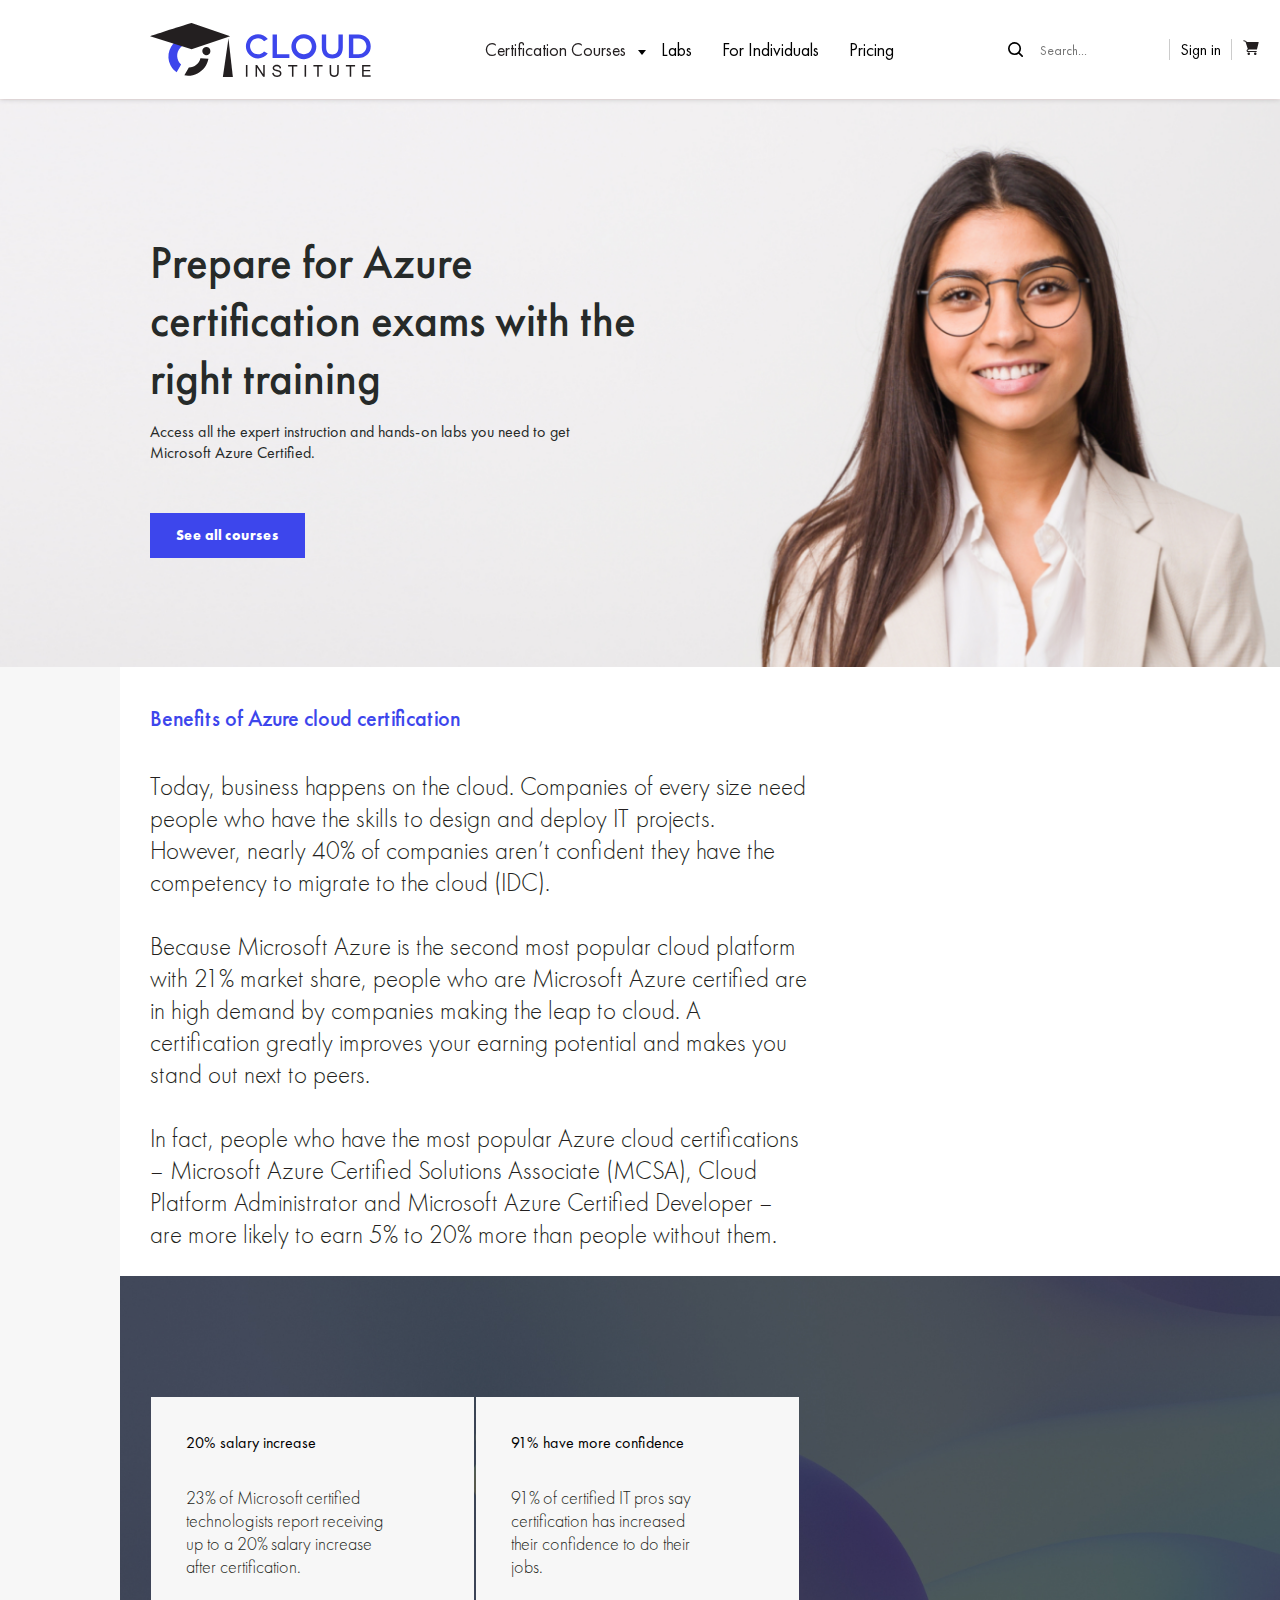
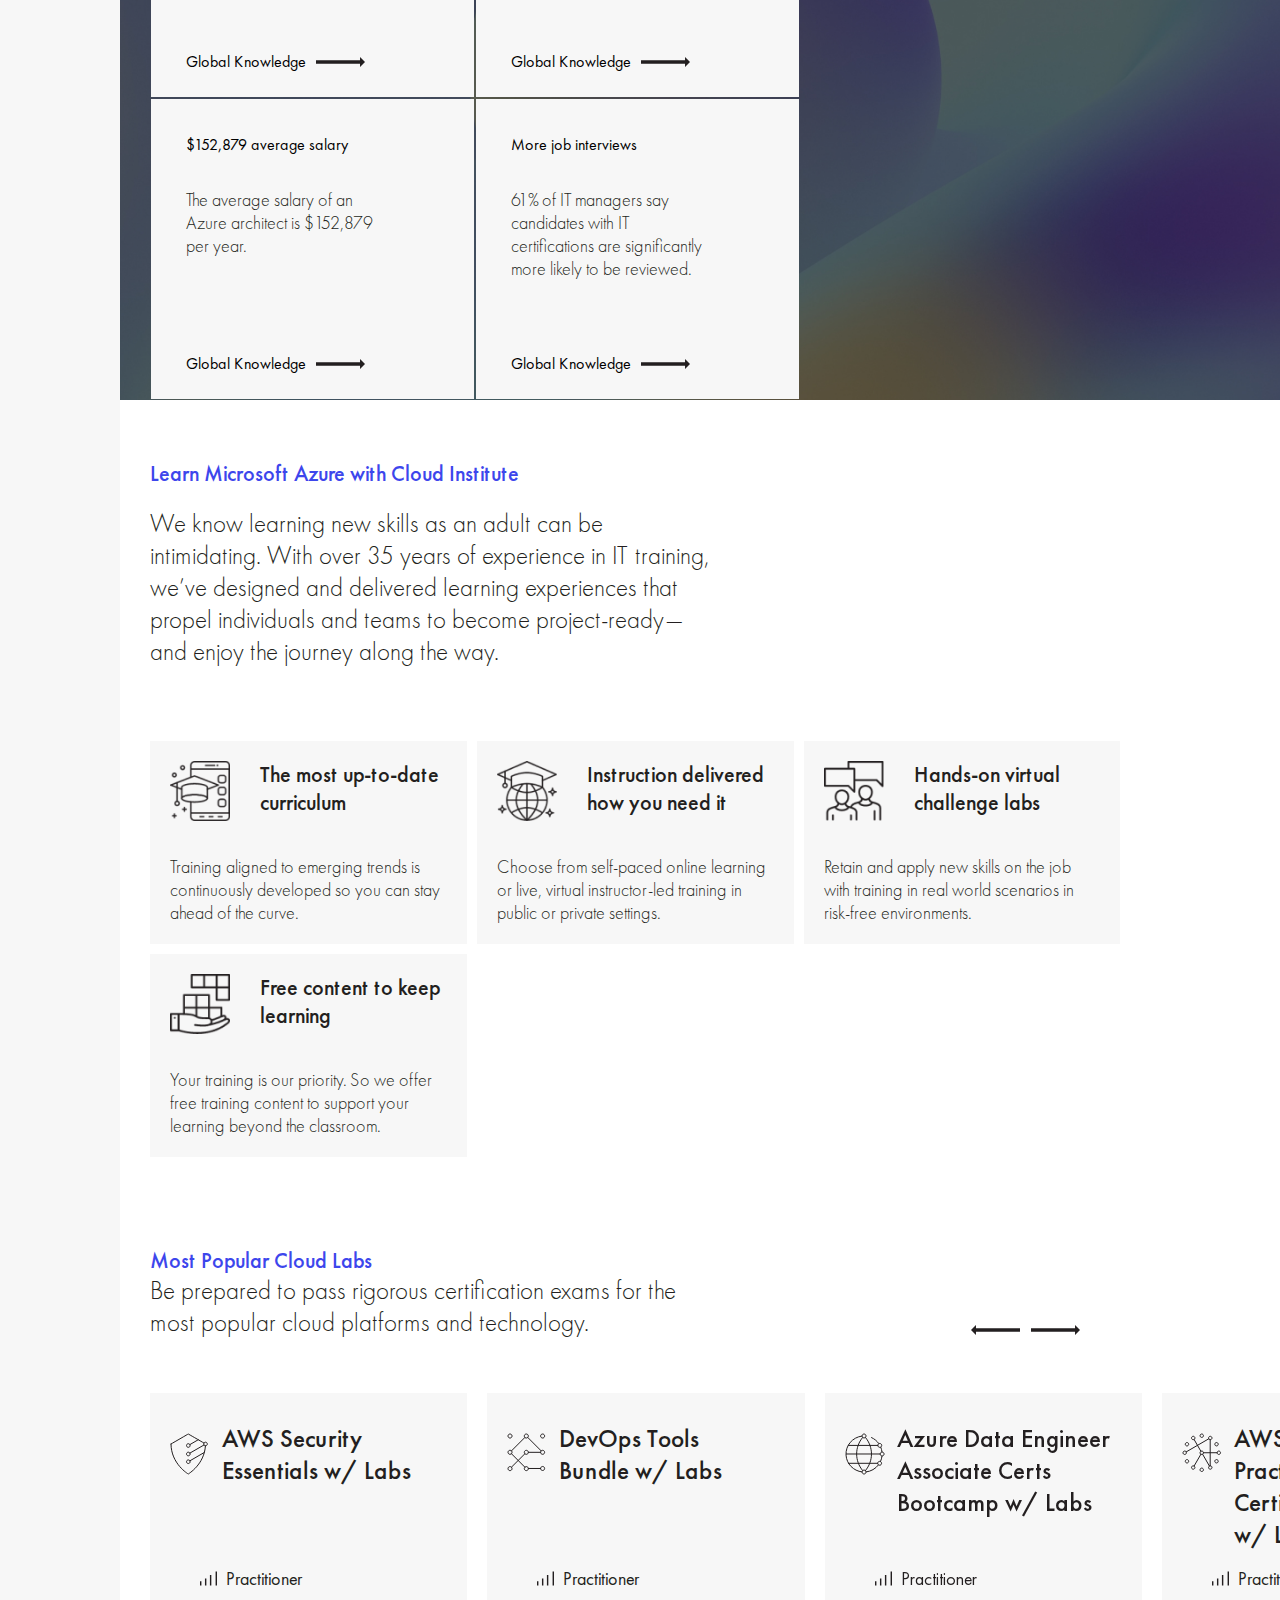
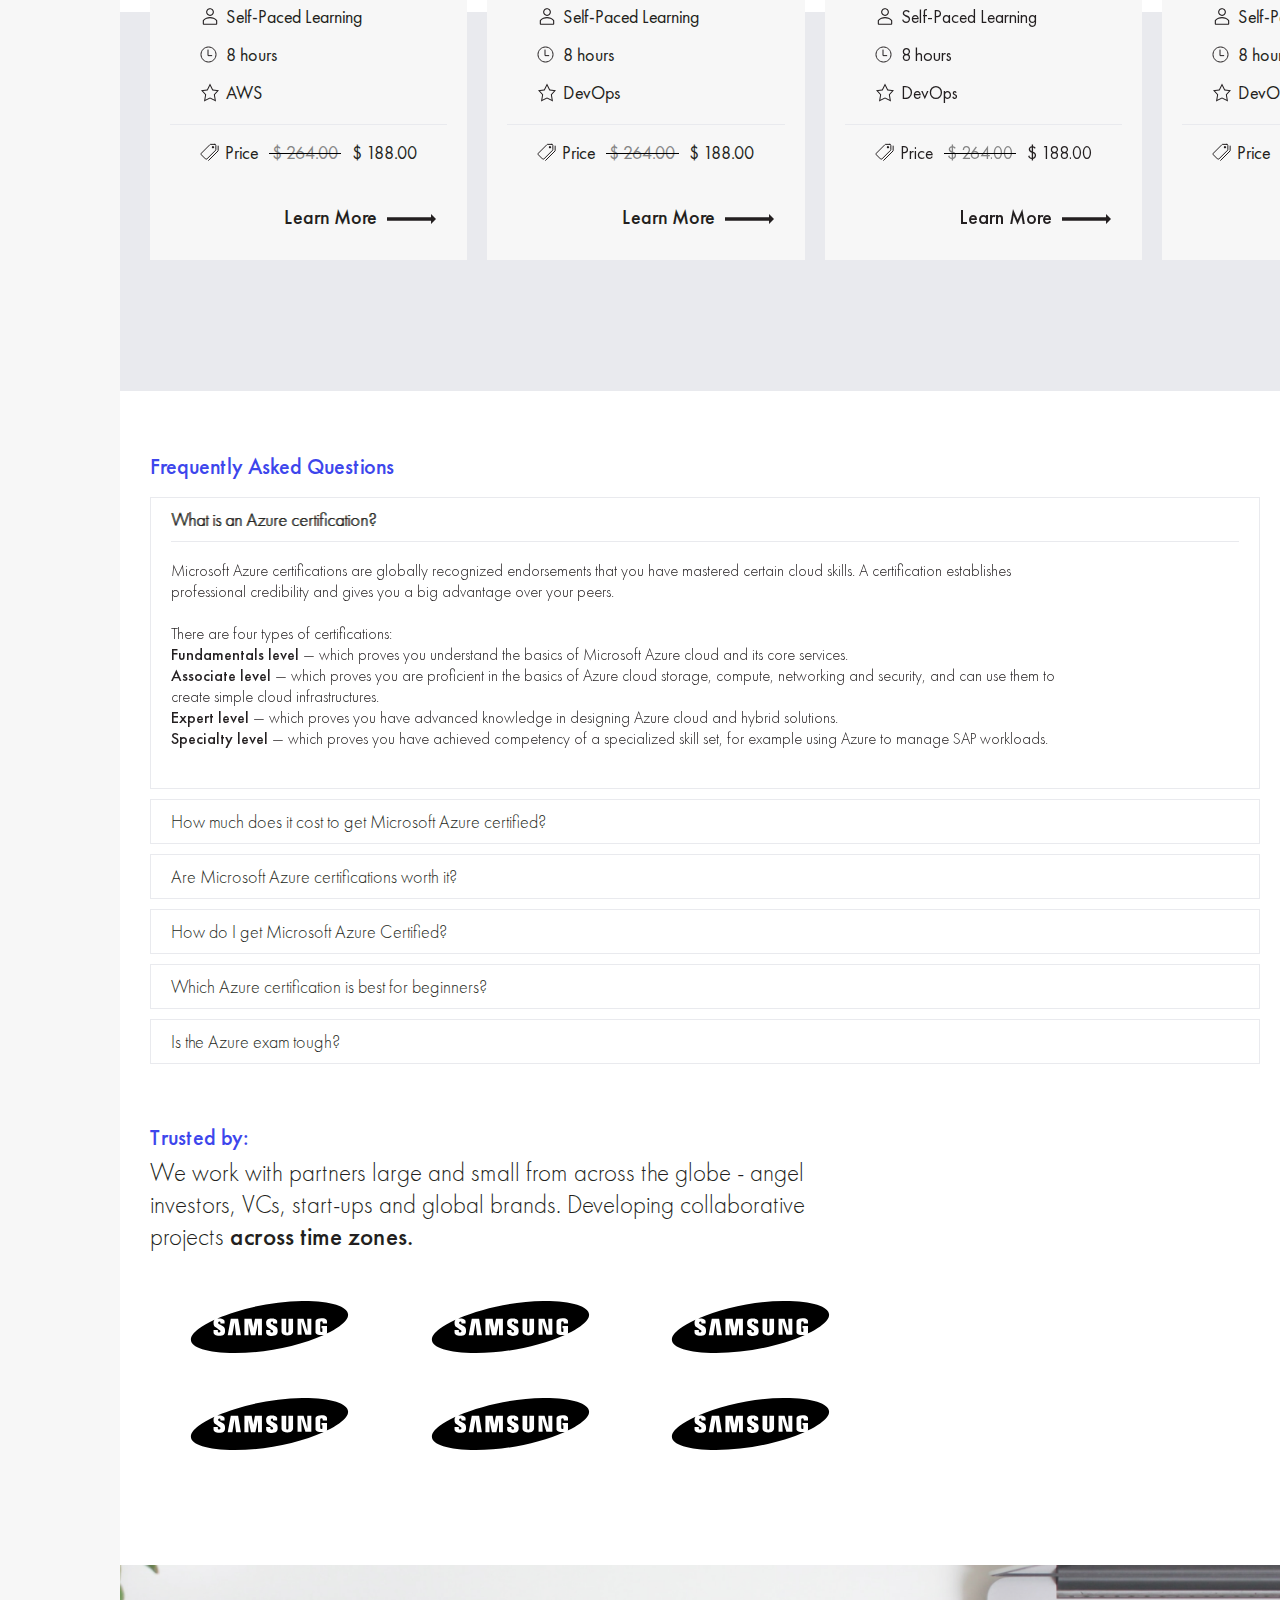
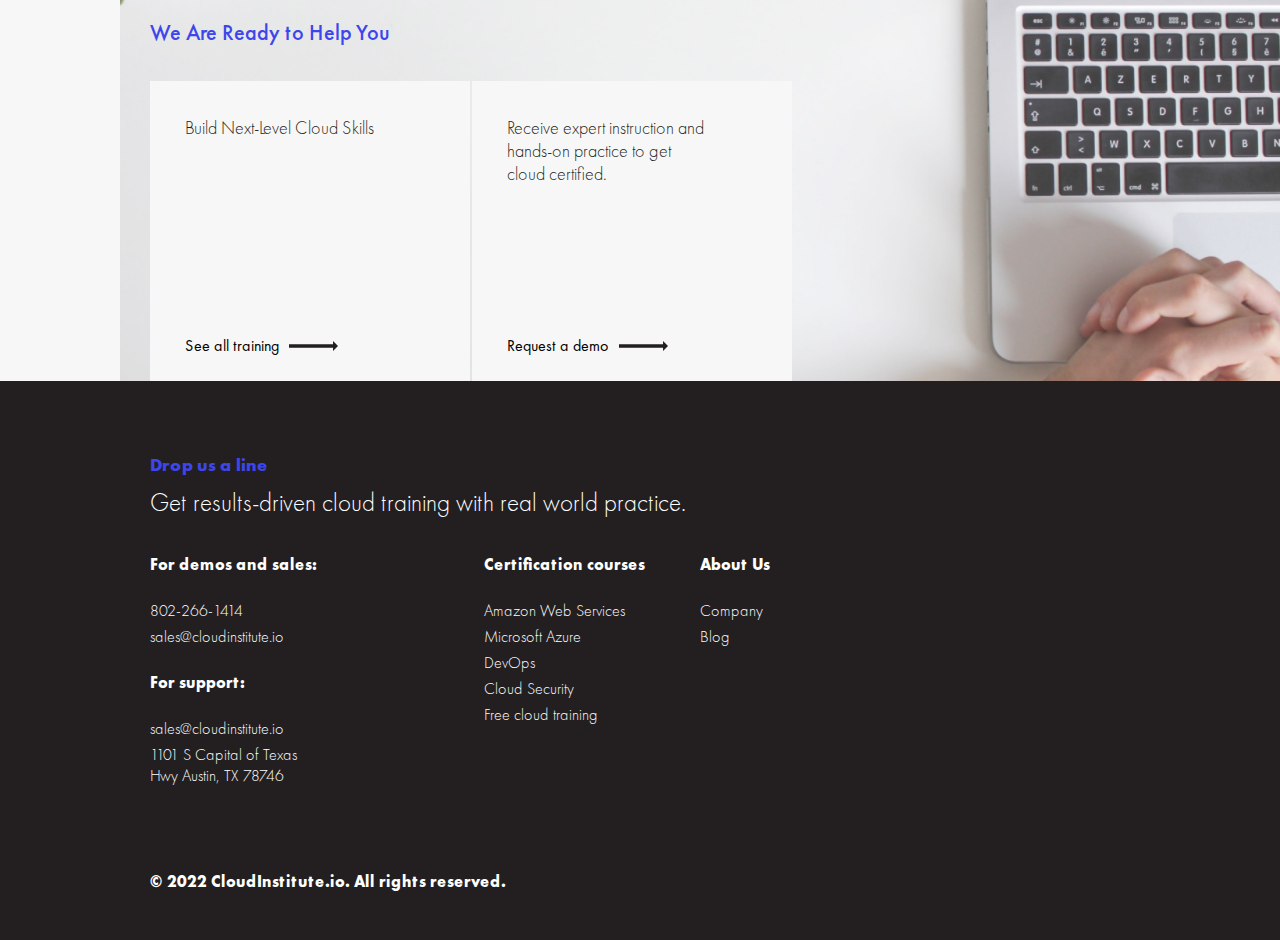
<file: azure.html>
<!DOCTYPE html>
<html lang="en">

<head>
  <meta charset="UTF-8">
  <meta http-equiv="X-UA-Compatible" content="IE=edge">
  <meta name="viewport" content="width=device-width, initial-scale=1.0">
  <link rel="stylesheet" href="https://unpkg.com/swiper@8/swiper-bundle.min.css" />
  <link rel="stylesheet" href="css/styles.css">
  <title>Cloud_institute</title>
</head>

<body class="free_body">

  <header class="header free_header header_left">
    <div class="container ">
      <div class="header__row">
        <div class="header__item">
          <a href=""><img src="img/icon/header-logo.svg" alt="" class="header__logo"></a>
        </div>
        <div class="header__item">
          <nav class="menu__list">
            <ul>
              <li class="sub_menu"><span>Certification Courses</span>
                <ul class="sublist">
                  <li><a href="">For Individuals</a></li>
                  <li><a href="">For Individuals</a></li>
                  <li><a href="">For Individuals</a></li>
                </ul>
              </li>
              <li><a href="">Labs</a></li>
              <li><a href="">For Individuals</a></li>
              <li><a href="">Pricing</a></li>
            </ul>
          </nav>
        </div>
        <div class="header__item">
          <div class="subitem">
            <form action="" class="search">
              <input type="text" placeholder="Search...">
              <input type="submit">
            </form>
          </div>
          <div class="subitem">
            <a href="">Sign in</a>
          </div>
          <div class="subitem">
            <a href="" class="basket">
              <img src="img/icon/bascket.svg" alt="">
            </a>
          </div>
        </div>
      </div>
    </div>
    <nav class="burger_menu">
      <ul>
        <li class="sub_menu"><span>Certification Courses</span>
          <ul class="sublist">
            <li class="sub_menu__item"><a href="">For Individuals</a></li>
            <li class="sub_menu__item"><a href="">For Individuals</a></li>
            <li class="sub_menu__item"><a href="">For Individuals</a></li>
          </ul>
        </li>
        <li><a href="">Labs</a></li>
        <li><a href="">For Individuals</a></li>
        <li><a href="">Pricing</a></li>
      </ul>
      <div class="burger_subitem">
        <div class="subitem">
          <a href=""><svg width="16" height="16" viewBox="0 0 16 16" fill="none" xmlns="http://www.w3.org/2000/svg">
              <path
                d="M14.2222 0H1.77778C0.8 0 0 0.8 0 1.77778V14.2222C0 15.2 0.8 16 1.77778 16H14.2222C15.2 16 16 15.2 16 14.2222V1.77778C16 0.8 15.2 0 14.2222 0ZM8 2.66667C9.71556 2.66667 11.1111 4.06222 11.1111 5.77778C11.1111 7.49333 9.71556 8.88889 8 8.88889C6.28444 8.88889 4.88889 7.49333 4.88889 5.77778C4.88889 4.06222 6.28444 2.66667 8 2.66667ZM14.2222 14.2222H1.77778V14.0178C1.77778 13.4667 2.02667 12.9511 2.45333 12.6133C3.97333 11.3956 5.90222 10.6667 8 10.6667C10.0978 10.6667 12.0267 11.3956 13.5467 12.6133C13.9733 12.9511 14.2222 13.4756 14.2222 14.0178V14.2222V14.2222Z"
                fill="#231F20" />
            </svg>Sign in</a>
        </div>
        <div class="subitem">
          <a href="" class="basket">
            <svg width="18" height="18" viewBox="0 0 18 18" fill="none" xmlns="http://www.w3.org/2000/svg">
              <path
                d="M6.75003 16C7.44039 16 8.00003 15.4404 8.00003 14.75C8.00003 14.0596 7.44039 13.5 6.75003 13.5C6.05967 13.5 5.50003 14.0596 5.50003 14.75C5.50003 15.4404 6.05967 16 6.75003 16Z"
                fill="#231F20" />
              <path
                d="M13.25 16C13.9404 16 14.5 15.4404 14.5 14.75C14.5 14.0596 13.9404 13.5 13.25 13.5C12.5597 13.5 12 14.0596 12 14.75C12 15.4404 12.5597 16 13.25 16Z"
                fill="#231F20" />
              <path
                d="M16.55 3.19501C16.5034 3.13451 16.4436 3.08547 16.3751 3.05167C16.3067 3.01787 16.2314 3.0002 16.155 3.00001H4.60499L4.37999 2.28501C4.35528 2.20824 4.31236 2.13859 4.2549 2.082C4.19743 2.02541 4.12713 1.98355 4.04999 1.96001L1.99999 1.33001C1.93696 1.31064 1.87073 1.30388 1.80508 1.3101C1.73943 1.31633 1.67565 1.33543 1.61738 1.3663C1.4997 1.42866 1.41161 1.53521 1.37249 1.66251C1.33337 1.78982 1.34643 1.92745 1.40878 2.04513C1.47114 2.16281 1.57769 2.25089 1.70499 2.29001L3.49999 2.84001L5.78999 10.075L4.97499 10.745L4.90999 10.81C4.70844 11.0434 4.59425 11.3396 4.58696 11.6478C4.57966 11.9561 4.67971 12.2574 4.86999 12.5C5.00627 12.6657 5.17945 12.7973 5.37566 12.8841C5.57188 12.9709 5.78569 13.0106 5.99999 13H14.345C14.4776 13 14.6048 12.9473 14.6985 12.8536C14.7923 12.7598 14.845 12.6326 14.845 12.5C14.845 12.3674 14.7923 12.2402 14.6985 12.1465C14.6048 12.0527 14.4776 12 14.345 12H5.91999C5.86242 11.998 5.80632 11.9813 5.75712 11.9513C5.70793 11.9213 5.66729 11.8792 5.63914 11.8289C5.61099 11.7786 5.59628 11.722 5.59643 11.6643C5.59658 11.6067 5.61159 11.5501 5.63999 11.5L6.84499 10.5H14.56C14.6742 10.5033 14.7861 10.4674 14.8771 10.3983C14.9681 10.3292 15.0326 10.231 15.06 10.12L16.66 3.62001C16.6752 3.54547 16.6732 3.46844 16.6541 3.39479C16.6351 3.32115 16.5995 3.25282 16.55 3.19501V3.19501Z"
                fill="#231F20" />
            </svg>
          </a>
        </div>
      </div>
      <form action="" class="search">
        <input type="text" placeholder="Search...">
        <input type="submit">
      </form>
    </nav>
    <div class="menu_icon">
      <span></span>
    </div>
  </header>
  <main>
    <section id="scroll_screen" class="first_screen azure_firstscreen free_firstscreen blog__first_screen">
      <div class=" container">
        <h1>Prepare for Azure certification exams with the right training</h1>
        <p>Access all the expert instruction and hands-on labs you need to get Microsoft Azure Certified.</p>
        <a href="" class="blue_button">See all courses</a>

      </div>
      <img src="img/pictures/azure-main-img.jpg" alt="">
    </section>
    <div class="wrapper coaching_wrapper aws_wrapper">
      <a href="" class="fixed_logo">
        <svg width="62" height="40" viewBox="0 0 62 40" fill="none" xmlns="http://www.w3.org/2000/svg">
          <path
            d="M37.227 26.1223C36.3265 30.1366 32.7517 32.9701 28.6566 32.9172L25.3254 38.7135C28.6273 39.3127 32.0344 38.8055 35.0205 37.2703C39.2873 35.1261 42.2968 31.0863 43.1446 26.371L37.2289 26.1223H37.227Z"
            fill="#231F20" />
          <path
            d="M19.6279 36.3754L22.9181 30.6575C19.3531 27.4265 19.0705 21.9024 22.2866 18.3209C24.7094 15.6225 28.5434 14.7139 31.9135 16.0377L35.1802 11.0971C30.9506 9.1272 26.0543 9.23098 21.9123 11.3811C14.5309 15.1486 11.4395 23.9958 15.0727 31.1686C16.1331 33.26 17.7002 35.0517 19.6279 36.3794V36.3754Z"
            fill="#3D46EC" />
          <path d="M30.6875 0C27.9977 0.538503 0 9.73417 0 9.73417L30.6875 19.4683L59.2193 9.73417L30.6875 0Z"
            fill="#231F20" />
          <path d="M57.9698 11.5613L53.8025 40.0001H61.219L57.9698 11.5613Z" fill="#231F20" />
          <path
            d="M44.5719 21.2552C44.8149 19.6044 43.6798 18.0683 42.0366 17.8243C40.3934 17.5802 38.8644 18.7206 38.6215 20.3714C38.3786 22.0221 39.5137 23.5582 41.1568 23.8023C42.8 24.0463 44.329 22.906 44.5719 21.2552Z"
            fill="#231F20" />
        </svg>
      </a>
      <section class="coaching_info">
        <div class="container">
          <h2 class="subtitle">Benefits of Azure cloud certification</h2>
          <p>
            Today, business happens on the cloud. Companies of every size need people who have the skills to design and
            deploy IT projects. However, nearly 40% of companies aren’t confident they have the competency to migrate to
            the cloud (IDC).
            <br><br>
            Because Microsoft Azure is the second most popular cloud platform with 21% market share, people who are
            Microsoft Azure certified are in high demand by companies making the leap to cloud. A certification greatly
            improves your earning potential and makes you stand out next to peers.
            <br><br>
            In fact, people who have the most popular Azure cloud certifications – Microsoft Azure Certified Solutions
            Associate (MCSA), Cloud Platform Administrator and Microsoft Azure Certified Developer – are more likely to
            earn 5% to 20% more than people without them.
          </p>
        </div>
      </section>
      <section class="help help_coaching azure_help">
        <div class="container">
          <div class="help__row">
            <div class="help__item">
              <h4>20% salary increase</h4>
              <p>23% of Microsoft certified technologists report receiving up to a 20% salary increase after
                certification.</p>
              <a href="">Global Knowledge<svg width="49" height="10" viewBox="0 0 49 10" fill="none"
                  xmlns="http://www.w3.org/2000/svg">
                  <path
                    d="M-1.45705e-07 6.66667L-2.91409e-07 3.33333L44.0345 3.33333L44.0345 -1.92481e-06L49 5L44.0345 10L44.0345 6.66666L-1.45705e-07 6.66667Z"
                    fill="#231F20" />
                </svg></a>
              <a href="" class="help__link"></a>
            </div>
            <div class="help__item">
              <h4>91% have more confidence</h4>
              <p>91% of certified IT pros say certification has increased their confidence to do their jobs.
              </p>
              <a href="">Global Knowledge<svg width="49" height="10" viewBox="0 0 49 10" fill="none"
                  xmlns="http://www.w3.org/2000/svg">
                  <path
                    d="M-1.45705e-07 6.66667L-2.91409e-07 3.33333L44.0345 3.33333L44.0345 -1.92481e-06L49 5L44.0345 10L44.0345 6.66666L-1.45705e-07 6.66667Z"
                    fill="#231F20" />
                </svg></a>
              <a href="" class="help__link"></a>
            </div>
            <div class="help__item">
              <h4>$152,879 average salary</h4>
              <p>The average salary of an Azure architect is $152,879 per year.
              </p>
              <a href="">Global Knowledge<svg width="49" height="10" viewBox="0 0 49 10" fill="none"
                  xmlns="http://www.w3.org/2000/svg">
                  <path
                    d="M-1.45705e-07 6.66667L-2.91409e-07 3.33333L44.0345 3.33333L44.0345 -1.92481e-06L49 5L44.0345 10L44.0345 6.66666L-1.45705e-07 6.66667Z"
                    fill="#231F20" />
                </svg></a>
              <a href="" class="help__link"></a>
            </div>
            <div class="help__item">
              <h4>More job interviews</h4>
              <p>61% of IT managers say candidates with IT certifications are significantly more likely to be reviewed.
              </p>
              <a href="">Global Knowledge<svg width="49" height="10" viewBox="0 0 49 10" fill="none"
                  xmlns="http://www.w3.org/2000/svg">
                  <path
                    d="M-1.45705e-07 6.66667L-2.91409e-07 3.33333L44.0345 3.33333L44.0345 -1.92481e-06L49 5L44.0345 10L44.0345 6.66666L-1.45705e-07 6.66667Z"
                    fill="#231F20" />
                </svg></a>
              <a href="" class="help__link"></a>
            </div>
          </div>
        </div>
      </section>
      <section class="trained cloud_labs_trained aws_trained asure_trained">
        <div class="container">
          <h2 class="subtitle">Learn Microsoft Azure with Cloud Institute</h2>
          <p>
            We know learning new skills as an adult can be intimidating. With over 35 years of experience in IT
            training, we’ve designed and delivered learning experiences that propel individuals and teams to become
            project-ready—and enjoy the journey along the way.
          </p>
          <div class="trained__row">
            <div class="trained__item">
              <a href=""></a>
              <img src="img/icon/aws-item-img1.png" alt="">
              <h4>The most up-to-date curriculum</h4>
              <p>Training aligned to emerging trends is continuously developed so you can stay ahead of the curve.</p>
            </div>
            <div class="trained__item">
              <a href=""></a>
              <img src="img/icon/aws-item-img2.png" alt="">
              <h4>Instruction delivered how you need it</h4>
              <p>Choose from self-paced online learning or live, virtual instructor-led training in public or private
                settings.</p>
            </div>
            <div class="trained__item">
              <a href=""></a>
              <img src="img/icon/aws-item-img3.png" alt="">
              <h4>Hands-on virtual challenge labs</h4>
              <p>Retain and apply new skills on the job with training in real world scenarios in risk-free environments.
              </p>
            </div>
            <div class="trained__item">
              <a href=""></a>
              <img src="img/icon/aws-item-img4.png" alt="">
              <h4>Free content to keep learning</h4>
              <p>Your training is our priority. So we offer free training content to support your learning beyond the
                classroom.</p>
            </div>
          </div>
        </div>
      </section>
      <section class="sertified">

        <div class="container">
          <h2 class="subtitle">Most Popular Cloud Labs</h2>
          <p>
            Be prepared to pass rigorous certification exams for the most popular cloud platforms and technology.
          </p>
        </div>
        <div class="swiper_container">
          <div class="swiper swiper_sertified">
            <div class="swiper-wrapper">
              <div class="swiper-slide slide_1">
                <a href="" class="sertified__link"></a>
                <div class="slide_container">
                  <img src="img/pictures/hover-background.jpg" alt="" class="hover_backghound">
                  <div class="title__container">
                    <svg width="38" height="42" viewBox="0 0 38 42" fill="none" xmlns="http://www.w3.org/2000/svg">
                      <path d="M33.9824 12.0055L19.8967 20.1016" stroke="#231F20" stroke-linecap="round"
                        stroke-linejoin="round" />
                      <path d="M34.2197 19.5173L19.889 27.8201" stroke="#231F20" stroke-linecap="round"
                        stroke-linejoin="round" />
                      <path d="M28.2333 6.75644L19.8804 11.5925" stroke="#231F20" stroke-linecap="round"
                        stroke-linejoin="round" />
                      <path fill-rule="evenodd" clip-rule="evenodd"
                        d="M18.3233 22.8185C17.3208 22.8185 16.5073 22.0038 16.5073 20.9998C16.5073 19.9957 17.3208 19.1824 18.3233 19.1824C19.3258 19.1824 20.1393 19.9957 20.1393 20.9998C20.1393 22.0038 19.3258 22.8185 18.3233 22.8185Z"
                        stroke="#231F20" />
                      <path d="M35.4461 12.8183C34.4436 31.4932 18.245 41 18.245 41C18.245 41 1 30.8759 1 10.9996"
                        stroke="#231F20" stroke-linecap="round" stroke-linejoin="round" />
                      <path
                        d="M1.00061 11.0001C4.76302 8.82677 18.2443 1 18.2443 1C18.2443 1 30.1812 7.74676 33.9436 10.0655"
                        stroke="#231F20" stroke-linecap="round" stroke-linejoin="round" />
                      <path fill-rule="evenodd" clip-rule="evenodd"
                        d="M35.4947 9.18182C36.4972 9.18182 37.3106 9.9965 37.3106 11.0005C37.3106 12.0045 36.4972 12.8179 35.4947 12.8179C34.4922 12.8179 33.6787 12.0045 33.6787 11.0005C33.6787 9.9965 34.4922 9.18182 35.4947 9.18182Z"
                        stroke="#231F20" />
                      <path fill-rule="evenodd" clip-rule="evenodd"
                        d="M18.3233 26.9094C19.3258 26.9094 20.1393 27.7241 20.1393 28.7281C20.1393 29.7321 19.3258 30.5455 18.3233 30.5455C17.3208 30.5455 16.5073 29.7321 16.5073 28.7281C16.5073 27.7241 17.3208 26.9094 18.3233 26.9094Z"
                        stroke="#231F20" />
                      <path fill-rule="evenodd" clip-rule="evenodd"
                        d="M18.3233 14.3335C17.3208 14.3335 16.5073 13.5188 16.5073 12.5148C16.5073 11.5108 17.3208 10.6974 18.3233 10.6974C19.3258 10.6974 20.1393 11.5108 20.1393 12.5148C20.1393 13.5188 19.3258 14.3335 18.3233 14.3335Z"
                        stroke="#231F20" />
                    </svg>
                    <h4>
                      AWS Security <br>Essentials w/ Labs
                    </h4>
                  </div>
                  <ul>
                    <li class="slide__item_1"><svg width="17" height="14" viewBox="0 0 17 14" fill="none"
                        xmlns="http://www.w3.org/2000/svg">
                        <path
                          d="M15.5833 0H17V14H15.5833V0ZM9.91667 3.5H11.3333V14H9.91667V3.5ZM4.95833 7H6.375V14H4.95833V7ZM0 9.8H1.41667V14H0V9.8Z"
                          fill="#231F20" />
                      </svg>Practitioner</li>
                    <li class="slide__item_2"><svg width="20" height="20" viewBox="0 0 20 20" fill="none"
                        xmlns="http://www.w3.org/2000/svg">
                        <path
                          d="M9.99997 9.44444C10.7691 9.44444 11.521 9.21636 12.1605 8.78904C12.8 8.36172 13.2985 7.75436 13.5928 7.04376C13.8872 6.33316 13.9642 5.55123 13.8141 4.79686C13.6641 4.04249 13.2937 3.34956 12.7498 2.80569C12.206 2.26182 11.513 1.89144 10.7587 1.74138C10.0043 1.59133 9.22236 1.66834 8.51176 1.96268C7.80116 2.25702 7.1938 2.75547 6.76648 3.395C6.33916 4.03452 6.11108 4.7864 6.11108 5.55555C6.11108 6.58694 6.52081 7.5761 7.25011 8.30541C7.97942 9.03472 8.96858 9.44444 9.99997 9.44444ZM9.99997 2.77777C10.5494 2.77777 11.0864 2.94068 11.5432 3.24591C12 3.55114 12.3561 3.98497 12.5663 4.49254C12.7765 5.00011 12.8316 5.55863 12.7244 6.09746C12.6172 6.6363 12.3526 7.13125 11.9642 7.51973C11.5757 7.90821 11.0807 8.17277 10.5419 8.27995C10.0031 8.38713 9.44454 8.33212 8.93696 8.12188C8.42939 7.91164 7.99556 7.5556 7.69034 7.0988C7.38511 6.64199 7.2222 6.10494 7.2222 5.55555C7.2222 4.81883 7.51485 4.1123 8.03579 3.59136C8.55672 3.07043 9.26326 2.77777 9.99997 2.77777Z"
                          fill="#231F20" />
                        <path
                          d="M16.9278 13.5389C16.0368 12.5973 14.9632 11.8472 13.7725 11.3346C12.5818 10.822 11.2991 10.5576 10.0028 10.5576C8.70643 10.5576 7.42371 10.822 6.23303 11.3346C5.04234 11.8472 3.96871 12.5973 3.07777 13.5389C2.88461 13.7452 2.77733 14.0174 2.77777 14.3V17.2222C2.77777 17.5169 2.89484 17.7995 3.10321 18.0079C3.31158 18.2163 3.5942 18.3334 3.88888 18.3334H16.1111C16.4058 18.3334 16.6884 18.2163 16.8968 18.0079C17.1052 17.7995 17.2222 17.5169 17.2222 17.2222V14.3C17.2242 14.0182 17.1189 13.7461 16.9278 13.5389ZM16.1111 17.2222H3.88888V14.2945C4.67623 13.4654 5.62404 12.8052 6.67464 12.3541C7.72523 11.9029 8.85664 11.6703 10 11.6703C11.1434 11.6703 12.2748 11.9029 13.3254 12.3541C14.3759 12.8052 15.3238 13.4654 16.1111 14.2945V17.2222Z"
                          fill="#231F20" />
                      </svg>Self-Paced Learning</li>
                    <li class="slide__item_3"><svg width="17" height="17" viewBox="0 0 17 17" fill="none"
                        xmlns="http://www.w3.org/2000/svg">
                        <path
                          d="M8.5 1C4.35938 1 1 4.35938 1 8.5C1 12.6406 4.35938 16 8.5 16C12.6406 16 16 12.6406 16 8.5C16 4.35938 12.6406 1 8.5 1Z"
                          stroke="#231F20" stroke-miterlimit="10" />
                        <path d="M8 4V9.625H11.75" stroke="#231F20" stroke-linecap="round" stroke-linejoin="round" />
                      </svg>8 hours</li>
                    <li class="slide__item_4"><svg width="20" height="20" viewBox="0 0 20 20" fill="none"
                        xmlns="http://www.w3.org/2000/svg">
                        <path
                          d="M10 1L7 7L1 7.75L5.13 12.37L4 19L10 16L16 19L14.88 12.37L19 7.75L13 7L10 1ZM10 3.24L12.34 7.93L16.99 8.51L13.81 12.07L14.68 17.22L10 14.88L5.32 17.22L6.19 12.07L3.01 8.51L7.66 7.93L10 3.24Z"
                          fill="#231F20" />
                      </svg>AWS</li>
                  </ul>
                  <div class="sertified__price">
                    <span><svg width="19" height="18" viewBox="0 0 19 18" fill="none"
                        xmlns="http://www.w3.org/2000/svg">
                        <path
                          d="M14.8318 0.866701H10.4414C10.3049 0.866601 10.174 0.920529 10.0771 1.0167L1.3 9.79169C1.10786 9.98477 1 10.2461 1 10.5185C1 10.7909 1.10786 11.0522 1.3 11.2453L5.47857 15.4238C5.67171 15.616 5.93308 15.7239 6.20553 15.7239C6.47798 15.7239 6.73935 15.616 6.93249 15.4238L15.7071 6.65241C15.8033 6.55557 15.8572 6.4246 15.8571 6.28812V1.89527C15.8578 1.76028 15.8317 1.6265 15.7805 1.50162C15.7292 1.37674 15.6538 1.26323 15.5585 1.16763C15.4632 1.07203 15.3499 0.996223 15.2252 0.944576C15.1005 0.89293 14.9668 0.866464 14.8318 0.866701V0.866701Z"
                          stroke="#231F20" stroke-linecap="round" stroke-linejoin="round" />
                        <path
                          d="M13 4.86671C12.7739 4.86671 12.553 4.79968 12.365 4.6741C12.1771 4.54852 12.0306 4.37003 11.9441 4.1612C11.8576 3.95237 11.835 3.72258 11.8791 3.50089C11.9232 3.2792 12.032 3.07556 12.1919 2.91573C12.3517 2.7559 12.5553 2.64705 12.777 2.60295C12.9987 2.55886 13.2285 2.58149 13.4373 2.66799C13.6462 2.75449 13.8246 2.90097 13.9502 3.08891C14.0758 3.27686 14.1428 3.49781 14.1428 3.72385C14.1428 4.02695 14.0224 4.31764 13.8081 4.53197C13.5938 4.7463 13.3031 4.86671 13 4.86671Z"
                          fill="#231F20" />
                        <path
                          d="M8.64288 16.8667L18 7.50956C18.0465 7.46263 18.0832 7.40684 18.1077 7.34549C18.1322 7.28414 18.1442 7.21848 18.1429 7.15242V2.58099"
                          stroke="#231F20" stroke-linecap="round" stroke-linejoin="round" />
                      </svg>Price <span class="old_price">$ 264.00</span> $ 188.00</span>
                  </div>
                  <a href=""><span>Learn More</span><svg width="49" height="10" viewBox="0 0 49 10" fill="none"
                      xmlns="http://www.w3.org/2000/svg">
                      <path
                        d="M-1.45705e-07 6.66667L-2.91409e-07 3.33333L44.0345 3.33333L44.0345 -1.92481e-06L49 5L44.0345 10L44.0345 6.66666L-1.45705e-07 6.66667Z"
                        fill="#231F20" />
                    </svg></a>
                </div>
              </div>
              <div class="swiper-slide slide_2">
                <a href="" class="sertified__link"></a>
                <div class="slide_container">
                  <img src="img/pictures/hover-background.jpg" alt="" class="hover_backghound">
                  <div class="title__container">
                    <svg width="39" height="39" viewBox="0 0 39 39" fill="none" xmlns="http://www.w3.org/2000/svg">
                      <path d="M4.45081 20.7455L17.8893 34.1855" stroke="#231F20" stroke-linecap="round"
                        stroke-linejoin="round" />
                      <path d="M21.4316 35.4727L33.5945 35.4845" stroke="#231F20" stroke-linecap="round"
                        stroke-linejoin="round" />
                      <path d="M4.44891 34.1848L17.8904 20.7611" stroke="#231F20" stroke-linecap="round"
                        stroke-linejoin="round" />
                      <path d="M33.5965 19.3171H21.4246" stroke="#231F20" stroke-linecap="round"
                        stroke-linejoin="round" />
                      <path d="M17.8898 4.44925L4.45123 17.8892" stroke="#231F20" stroke-linecap="round"
                        stroke-linejoin="round" />
                      <path d="M34.1861 17.8885L20.7476 4.44852" stroke="#231F20" stroke-linecap="round"
                        stroke-linejoin="round" />
                      <path fill-rule="evenodd" clip-rule="evenodd"
                        d="M20.7471 1.59222C21.5367 2.38185 21.5367 3.66037 20.7471 4.44852C19.9575 5.23815 18.679 5.23815 17.8893 4.44852C17.1012 3.66037 17.1012 2.38185 17.8893 1.59222C18.679 0.802593 19.9575 0.802593 20.7471 1.59222Z"
                        stroke="#231F20" />
                      <path fill-rule="evenodd" clip-rule="evenodd"
                        d="M37.0434 1.59222C37.8331 2.38185 37.8331 3.66037 37.0434 4.44852C36.2538 5.23815 34.9753 5.23815 34.1857 4.44852C33.3975 3.66037 33.3975 2.38185 34.1857 1.59222C34.9753 0.802593 36.2538 0.802593 37.0434 1.59222Z"
                        stroke="#231F20" />
                      <path fill-rule="evenodd" clip-rule="evenodd"
                        d="M37.0434 34.0503C37.8331 34.8399 37.8331 36.1184 37.0434 36.9066C36.2538 37.6962 34.9753 37.6962 34.1857 36.9066C33.3975 36.1184 33.3975 34.8399 34.1857 34.0503C34.9753 33.2607 36.2538 33.2607 37.0434 34.0503Z"
                        stroke="#231F20" />
                      <path fill-rule="evenodd" clip-rule="evenodd"
                        d="M4.45084 1.59222C5.24047 2.38185 5.24047 3.66037 4.45084 4.44852C3.66121 5.23815 2.38269 5.23815 1.59306 4.44852C0.804916 3.66037 0.804916 2.38185 1.59306 1.59222C2.38269 0.802593 3.66121 0.802593 4.45084 1.59222Z"
                        stroke="#231F20" />
                      <path fill-rule="evenodd" clip-rule="evenodd"
                        d="M20.7471 17.9036C21.5367 18.6933 21.5367 19.9718 20.7471 20.7599C19.9575 21.5495 18.679 21.5495 17.8893 20.7599C17.1012 19.9718 17.1012 18.6933 17.8893 17.9036C18.679 17.114 19.9575 17.114 20.7471 17.9036Z"
                        stroke="#231F20" />
                      <path fill-rule="evenodd" clip-rule="evenodd"
                        d="M4.44889 34.1848C5.23852 34.9744 5.23852 36.253 4.44889 37.0411C3.65926 37.8307 2.38074 37.8307 1.59111 37.0411C0.802963 36.253 0.802963 34.9744 1.59111 34.1848C2.38074 33.3952 3.65926 33.3952 4.44889 34.1848Z"
                        stroke="#231F20" />
                      <path fill-rule="evenodd" clip-rule="evenodd"
                        d="M20.7471 34.1848C21.5367 34.9744 21.5367 36.253 20.7471 37.0411C19.9575 37.8307 18.679 37.8307 17.8893 37.0411C17.1012 36.253 17.1012 34.9744 17.8893 34.1848C18.679 33.3952 19.9575 33.3952 20.7471 34.1848Z"
                        stroke="#231F20" />
                      <path fill-rule="evenodd" clip-rule="evenodd"
                        d="M4.45084 17.8885C5.24047 18.6781 5.24047 19.9567 4.45084 20.7448C3.66121 21.5344 2.38269 21.5344 1.59306 20.7448C0.804916 19.9567 0.804916 18.6781 1.59306 17.8885C2.38269 17.0989 3.66121 17.0989 4.45084 17.8885Z"
                        stroke="#231F20" />
                      <path fill-rule="evenodd" clip-rule="evenodd"
                        d="M37.0434 17.8885C37.8331 18.6781 37.8331 19.9567 37.0434 20.7448C36.2538 21.5344 34.9753 21.5344 34.1857 20.7448C33.3975 19.9567 33.3975 18.6781 34.1857 17.8885C34.9753 17.0989 36.2538 17.0989 37.0434 17.8885Z"
                        stroke="#231F20" />
                    </svg>
                    <h4>
                      DevOps Tools <br>Bundle w/ Labs
                    </h4>
                  </div>
                  <ul>
                    <li class="slide__item_1"><svg width="17" height="14" viewBox="0 0 17 14" fill="none"
                        xmlns="http://www.w3.org/2000/svg">
                        <path
                          d="M15.5833 0H17V14H15.5833V0ZM9.91667 3.5H11.3333V14H9.91667V3.5ZM4.95833 7H6.375V14H4.95833V7ZM0 9.8H1.41667V14H0V9.8Z"
                          fill="#231F20" />
                      </svg>Practitioner</li>
                    <li class="slide__item_2"><svg width="20" height="20" viewBox="0 0 20 20" fill="none"
                        xmlns="http://www.w3.org/2000/svg">
                        <path
                          d="M9.99997 9.44444C10.7691 9.44444 11.521 9.21636 12.1605 8.78904C12.8 8.36172 13.2985 7.75436 13.5928 7.04376C13.8872 6.33316 13.9642 5.55123 13.8141 4.79686C13.6641 4.04249 13.2937 3.34956 12.7498 2.80569C12.206 2.26182 11.513 1.89144 10.7587 1.74138C10.0043 1.59133 9.22236 1.66834 8.51176 1.96268C7.80116 2.25702 7.1938 2.75547 6.76648 3.395C6.33916 4.03452 6.11108 4.7864 6.11108 5.55555C6.11108 6.58694 6.52081 7.5761 7.25011 8.30541C7.97942 9.03472 8.96858 9.44444 9.99997 9.44444ZM9.99997 2.77777C10.5494 2.77777 11.0864 2.94068 11.5432 3.24591C12 3.55114 12.3561 3.98497 12.5663 4.49254C12.7765 5.00011 12.8316 5.55863 12.7244 6.09746C12.6172 6.6363 12.3526 7.13125 11.9642 7.51973C11.5757 7.90821 11.0807 8.17277 10.5419 8.27995C10.0031 8.38713 9.44454 8.33212 8.93696 8.12188C8.42939 7.91164 7.99556 7.5556 7.69034 7.0988C7.38511 6.64199 7.2222 6.10494 7.2222 5.55555C7.2222 4.81883 7.51485 4.1123 8.03579 3.59136C8.55672 3.07043 9.26326 2.77777 9.99997 2.77777Z"
                          fill="#231F20" />
                        <path
                          d="M16.9278 13.5389C16.0368 12.5973 14.9632 11.8472 13.7725 11.3346C12.5818 10.822 11.2991 10.5576 10.0028 10.5576C8.70643 10.5576 7.42371 10.822 6.23303 11.3346C5.04234 11.8472 3.96871 12.5973 3.07777 13.5389C2.88461 13.7452 2.77733 14.0174 2.77777 14.3V17.2222C2.77777 17.5169 2.89484 17.7995 3.10321 18.0079C3.31158 18.2163 3.5942 18.3334 3.88888 18.3334H16.1111C16.4058 18.3334 16.6884 18.2163 16.8968 18.0079C17.1052 17.7995 17.2222 17.5169 17.2222 17.2222V14.3C17.2242 14.0182 17.1189 13.7461 16.9278 13.5389ZM16.1111 17.2222H3.88888V14.2945C4.67623 13.4654 5.62404 12.8052 6.67464 12.3541C7.72523 11.9029 8.85664 11.6703 10 11.6703C11.1434 11.6703 12.2748 11.9029 13.3254 12.3541C14.3759 12.8052 15.3238 13.4654 16.1111 14.2945V17.2222Z"
                          fill="#231F20" />
                      </svg>Self-Paced Learning</li>
                    <li class="slide__item_3"><svg width="17" height="17" viewBox="0 0 17 17" fill="none"
                        xmlns="http://www.w3.org/2000/svg">
                        <path
                          d="M8.5 1C4.35938 1 1 4.35938 1 8.5C1 12.6406 4.35938 16 8.5 16C12.6406 16 16 12.6406 16 8.5C16 4.35938 12.6406 1 8.5 1Z"
                          stroke="#231F20" stroke-miterlimit="10" />
                        <path d="M8 4V9.625H11.75" stroke="#231F20" stroke-linecap="round" stroke-linejoin="round" />
                      </svg>8 hours</li>
                    <li class="slide__item_4"><svg width="20" height="20" viewBox="0 0 20 20" fill="none"
                        xmlns="http://www.w3.org/2000/svg">
                        <path
                          d="M10 1L7 7L1 7.75L5.13 12.37L4 19L10 16L16 19L14.88 12.37L19 7.75L13 7L10 1ZM10 3.24L12.34 7.93L16.99 8.51L13.81 12.07L14.68 17.22L10 14.88L5.32 17.22L6.19 12.07L3.01 8.51L7.66 7.93L10 3.24Z"
                          fill="#231F20" />
                      </svg>DevOps</li>
                  </ul>
                  <div class="sertified__price">
                    <span><svg width="19" height="18" viewBox="0 0 19 18" fill="none"
                        xmlns="http://www.w3.org/2000/svg">
                        <path
                          d="M14.8318 0.866701H10.4414C10.3049 0.866601 10.174 0.920529 10.0771 1.0167L1.3 9.79169C1.10786 9.98477 1 10.2461 1 10.5185C1 10.7909 1.10786 11.0522 1.3 11.2453L5.47857 15.4238C5.67171 15.616 5.93308 15.7239 6.20553 15.7239C6.47798 15.7239 6.73935 15.616 6.93249 15.4238L15.7071 6.65241C15.8033 6.55557 15.8572 6.4246 15.8571 6.28812V1.89527C15.8578 1.76028 15.8317 1.6265 15.7805 1.50162C15.7292 1.37674 15.6538 1.26323 15.5585 1.16763C15.4632 1.07203 15.3499 0.996223 15.2252 0.944576C15.1005 0.89293 14.9668 0.866464 14.8318 0.866701V0.866701Z"
                          stroke="#231F20" stroke-linecap="round" stroke-linejoin="round" />
                        <path
                          d="M13 4.86671C12.7739 4.86671 12.553 4.79968 12.365 4.6741C12.1771 4.54852 12.0306 4.37003 11.9441 4.1612C11.8576 3.95237 11.835 3.72258 11.8791 3.50089C11.9232 3.2792 12.032 3.07556 12.1919 2.91573C12.3517 2.7559 12.5553 2.64705 12.777 2.60295C12.9987 2.55886 13.2285 2.58149 13.4373 2.66799C13.6462 2.75449 13.8246 2.90097 13.9502 3.08891C14.0758 3.27686 14.1428 3.49781 14.1428 3.72385C14.1428 4.02695 14.0224 4.31764 13.8081 4.53197C13.5938 4.7463 13.3031 4.86671 13 4.86671Z"
                          fill="#231F20" />
                        <path
                          d="M8.64288 16.8667L18 7.50956C18.0465 7.46263 18.0832 7.40684 18.1077 7.34549C18.1322 7.28414 18.1442 7.21848 18.1429 7.15242V2.58099"
                          stroke="#231F20" stroke-linecap="round" stroke-linejoin="round" />
                      </svg>Price <span class="old_price">$ 264.00</span> $ 188.00</span>
                  </div>
                  <a href=""><span>Learn More</span><svg width="49" height="10" viewBox="0 0 49 10" fill="none"
                      xmlns="http://www.w3.org/2000/svg">
                      <path
                        d="M-1.45705e-07 6.66667L-2.91409e-07 3.33333L44.0345 3.33333L44.0345 -1.92481e-06L49 5L44.0345 10L44.0345 6.66666L-1.45705e-07 6.66667Z"
                        fill="#231F20" />
                    </svg></a>
                </div>
              </div>
              <div class="swiper-slide slide_3">
                <a href="" class="sertified__link"></a>
                <div class="slide_container">
                  <img src="img/pictures/hover-background.jpg" alt="" class="hover_backghound">
                  <div class="title__container">
                    <svg width="40" height="42" viewBox="0 0 40 42" fill="none" xmlns="http://www.w3.org/2000/svg">
                      <path d="M17.6289 37.5063C9.56618 28.0138 9.55901 14.0202 17.6059 4.52057" stroke="#231F20"
                        stroke-linecap="round" stroke-linejoin="round" />
                      <path d="M20.5017 4.51956C28.5844 14.0607 28.5429 28.1332 20.377 37.627" stroke="#231F20"
                        stroke-linecap="round" stroke-linejoin="round" />
                      <path d="M1.45267 20.9992H35.1633" stroke="#231F20" stroke-linecap="round"
                        stroke-linejoin="round" />
                      <path d="M3.5096 12.4102H32.7619" stroke="#231F20" stroke-linecap="round"
                        stroke-linejoin="round" />
                      <path
                        d="M16.9163 38.9282C8.4095 37.924 1.57598 30.9544 1.03446 22.1038C0.448523 12.5526 7.40238 4.28217 16.763 3.09311"
                        stroke="#231F20" stroke-linecap="round" stroke-linejoin="round" />
                      <path d="M33.3153 32.0708C30.4357 35.7769 26.1308 38.3499 21.1625 38.9287" stroke="#231F20"
                        stroke-linecap="round" stroke-linejoin="round" />
                      <path d="M36.9862 23.1259C36.7699 24.9654 36.2756 26.7275 35.5421 28.3649" stroke="#231F20"
                        stroke-linecap="round" stroke-linejoin="round" />
                      <path d="M35.8451 14.3524C36.4096 15.7807 36.7992 17.3007 36.9855 18.8894" stroke="#231F20"
                        stroke-linecap="round" stroke-linejoin="round" />
                      <path d="M26.5592 4.5777C29.4144 5.88566 31.8814 7.91853 33.7108 10.4557" stroke="#231F20"
                        stroke-linecap="round" stroke-linejoin="round" />
                      <path fill-rule="evenodd" clip-rule="evenodd"
                        d="M20.4321 37.6746C21.1928 38.4353 21.1928 39.6688 20.4321 40.4295C19.6714 41.1902 18.4379 41.1902 17.6772 40.4295C16.9165 39.6688 16.9165 38.4353 17.6772 37.6746C18.4379 36.9139 19.6714 36.9139 20.4321 37.6746Z"
                        stroke="#231F20" />
                      <path fill-rule="evenodd" clip-rule="evenodd"
                        d="M38.4886 19.6511C39.2493 20.4118 39.2493 21.6453 38.4886 22.406C37.7279 23.1667 36.4944 23.1667 35.7337 22.406C34.973 21.6453 34.973 20.4118 35.7337 19.6511C36.4944 18.8904 37.7279 18.8904 38.4886 19.6511Z"
                        stroke="#231F20" />
                      <path fill-rule="evenodd" clip-rule="evenodd"
                        d="M17.1089 3.05328C17.0802 2.52035 17.2693 1.97739 17.6762 1.57053C18.4369 0.809822 19.6718 0.809822 20.4325 1.57053C21.1932 2.33125 21.1932 3.56472 20.4325 4.32543C19.6718 5.08614 18.4369 5.08614 17.6762 4.32543C17.3223 3.97158 17.1332 3.51601 17.1089 3.05328Z"
                        stroke="#231F20" />
                      <path d="M3.54851 30.312H32.4928" stroke="#231F20" stroke-linecap="round"
                        stroke-linejoin="round" />
                      <path fill-rule="evenodd" clip-rule="evenodd"
                        d="M36.0039 28.9345C36.7646 29.6953 36.7646 30.9287 36.0039 31.6894C35.2431 32.4502 34.0097 32.4502 33.249 31.6894C32.4882 30.9287 32.4882 29.6953 33.249 28.9345C34.0097 28.1738 35.2431 28.1738 36.0039 28.9345Z"
                        stroke="#231F20" />
                      <path fill-rule="evenodd" clip-rule="evenodd"
                        d="M36.1539 11.027C36.9146 11.7877 36.9146 13.0212 36.1539 13.7819C35.3932 14.5426 34.1597 14.5426 33.399 13.7819C32.6383 13.0212 32.6383 11.7877 33.399 11.027C34.1597 10.2663 35.3932 10.2663 36.1539 11.027Z"
                        stroke="#231F20" />
                    </svg>
                    <h4>
                      Azure Data Engineer <br> Associate Certs Bootcamp w/ Labs
                    </h4>
                  </div>
                  <ul>
                    <li class="slide__item_1"><svg width="17" height="14" viewBox="0 0 17 14" fill="none"
                        xmlns="http://www.w3.org/2000/svg">
                        <path
                          d="M15.5833 0H17V14H15.5833V0ZM9.91667 3.5H11.3333V14H9.91667V3.5ZM4.95833 7H6.375V14H4.95833V7ZM0 9.8H1.41667V14H0V9.8Z"
                          fill="#231F20" />
                      </svg>Practitioner</li>
                    <li class="slide__item_2"><svg width="20" height="20" viewBox="0 0 20 20" fill="none"
                        xmlns="http://www.w3.org/2000/svg">
                        <path
                          d="M9.99997 9.44444C10.7691 9.44444 11.521 9.21636 12.1605 8.78904C12.8 8.36172 13.2985 7.75436 13.5928 7.04376C13.8872 6.33316 13.9642 5.55123 13.8141 4.79686C13.6641 4.04249 13.2937 3.34956 12.7498 2.80569C12.206 2.26182 11.513 1.89144 10.7587 1.74138C10.0043 1.59133 9.22236 1.66834 8.51176 1.96268C7.80116 2.25702 7.1938 2.75547 6.76648 3.395C6.33916 4.03452 6.11108 4.7864 6.11108 5.55555C6.11108 6.58694 6.52081 7.5761 7.25011 8.30541C7.97942 9.03472 8.96858 9.44444 9.99997 9.44444ZM9.99997 2.77777C10.5494 2.77777 11.0864 2.94068 11.5432 3.24591C12 3.55114 12.3561 3.98497 12.5663 4.49254C12.7765 5.00011 12.8316 5.55863 12.7244 6.09746C12.6172 6.6363 12.3526 7.13125 11.9642 7.51973C11.5757 7.90821 11.0807 8.17277 10.5419 8.27995C10.0031 8.38713 9.44454 8.33212 8.93696 8.12188C8.42939 7.91164 7.99556 7.5556 7.69034 7.0988C7.38511 6.64199 7.2222 6.10494 7.2222 5.55555C7.2222 4.81883 7.51485 4.1123 8.03579 3.59136C8.55672 3.07043 9.26326 2.77777 9.99997 2.77777Z"
                          fill="#231F20" />
                        <path
                          d="M16.9278 13.5389C16.0368 12.5973 14.9632 11.8472 13.7725 11.3346C12.5818 10.822 11.2991 10.5576 10.0028 10.5576C8.70643 10.5576 7.42371 10.822 6.23303 11.3346C5.04234 11.8472 3.96871 12.5973 3.07777 13.5389C2.88461 13.7452 2.77733 14.0174 2.77777 14.3V17.2222C2.77777 17.5169 2.89484 17.7995 3.10321 18.0079C3.31158 18.2163 3.5942 18.3334 3.88888 18.3334H16.1111C16.4058 18.3334 16.6884 18.2163 16.8968 18.0079C17.1052 17.7995 17.2222 17.5169 17.2222 17.2222V14.3C17.2242 14.0182 17.1189 13.7461 16.9278 13.5389ZM16.1111 17.2222H3.88888V14.2945C4.67623 13.4654 5.62404 12.8052 6.67464 12.3541C7.72523 11.9029 8.85664 11.6703 10 11.6703C11.1434 11.6703 12.2748 11.9029 13.3254 12.3541C14.3759 12.8052 15.3238 13.4654 16.1111 14.2945V17.2222Z"
                          fill="#231F20" />
                      </svg>Self-Paced Learning</li>
                    <li class="slide__item_3"><svg width="17" height="17" viewBox="0 0 17 17" fill="none"
                        xmlns="http://www.w3.org/2000/svg">
                        <path
                          d="M8.5 1C4.35938 1 1 4.35938 1 8.5C1 12.6406 4.35938 16 8.5 16C12.6406 16 16 12.6406 16 8.5C16 4.35938 12.6406 1 8.5 1Z"
                          stroke="#231F20" stroke-miterlimit="10" />
                        <path d="M8 4V9.625H11.75" stroke="#231F20" stroke-linecap="round" stroke-linejoin="round" />
                      </svg>8 hours</li>
                    <li class="slide__item_4"><svg width="20" height="20" viewBox="0 0 20 20" fill="none"
                        xmlns="http://www.w3.org/2000/svg">
                        <path
                          d="M10 1L7 7L1 7.75L5.13 12.37L4 19L10 16L16 19L14.88 12.37L19 7.75L13 7L10 1ZM10 3.24L12.34 7.93L16.99 8.51L13.81 12.07L14.68 17.22L10 14.88L5.32 17.22L6.19 12.07L3.01 8.51L7.66 7.93L10 3.24Z"
                          fill="#231F20" />
                      </svg>DevOps</li>
                  </ul>
                  <div class="sertified__price">
                    <span><svg width="19" height="18" viewBox="0 0 19 18" fill="none"
                        xmlns="http://www.w3.org/2000/svg">
                        <path
                          d="M14.8318 0.866701H10.4414C10.3049 0.866601 10.174 0.920529 10.0771 1.0167L1.3 9.79169C1.10786 9.98477 1 10.2461 1 10.5185C1 10.7909 1.10786 11.0522 1.3 11.2453L5.47857 15.4238C5.67171 15.616 5.93308 15.7239 6.20553 15.7239C6.47798 15.7239 6.73935 15.616 6.93249 15.4238L15.7071 6.65241C15.8033 6.55557 15.8572 6.4246 15.8571 6.28812V1.89527C15.8578 1.76028 15.8317 1.6265 15.7805 1.50162C15.7292 1.37674 15.6538 1.26323 15.5585 1.16763C15.4632 1.07203 15.3499 0.996223 15.2252 0.944576C15.1005 0.89293 14.9668 0.866464 14.8318 0.866701V0.866701Z"
                          stroke="#231F20" stroke-linecap="round" stroke-linejoin="round" />
                        <path
                          d="M13 4.86671C12.7739 4.86671 12.553 4.79968 12.365 4.6741C12.1771 4.54852 12.0306 4.37003 11.9441 4.1612C11.8576 3.95237 11.835 3.72258 11.8791 3.50089C11.9232 3.2792 12.032 3.07556 12.1919 2.91573C12.3517 2.7559 12.5553 2.64705 12.777 2.60295C12.9987 2.55886 13.2285 2.58149 13.4373 2.66799C13.6462 2.75449 13.8246 2.90097 13.9502 3.08891C14.0758 3.27686 14.1428 3.49781 14.1428 3.72385C14.1428 4.02695 14.0224 4.31764 13.8081 4.53197C13.5938 4.7463 13.3031 4.86671 13 4.86671Z"
                          fill="#231F20" />
                        <path
                          d="M8.64288 16.8667L18 7.50956C18.0465 7.46263 18.0832 7.40684 18.1077 7.34549C18.1322 7.28414 18.1442 7.21848 18.1429 7.15242V2.58099"
                          stroke="#231F20" stroke-linecap="round" stroke-linejoin="round" />
                      </svg>Price <span class="old_price">$ 264.00</span> $ 188.00</span>
                  </div>
                  <a href=""><span>Learn More</span><svg width="49" height="10" viewBox="0 0 49 10" fill="none"
                      xmlns="http://www.w3.org/2000/svg">
                      <path
                        d="M-1.45705e-07 6.66667L-2.91409e-07 3.33333L44.0345 3.33333L44.0345 -1.92481e-06L49 5L44.0345 10L44.0345 6.66666L-1.45705e-07 6.66667Z"
                        fill="#231F20" />
                    </svg></a>
                </div>
              </div>
              <div class="swiper-slide slide_4">
                <a href="" class="sertified__link"></a>
                <div class="slide_container">
                  <img src="img/pictures/hover-background.jpg" alt="" class="hover_backghound">
                  <div class="title__container">
                    <svg width="40" height="39" viewBox="0 0 40 39" fill="none" xmlns="http://www.w3.org/2000/svg">
                      <path d="M21.4566 19.7503L35.0941 19.7203" stroke="#231F20" stroke-linecap="round"
                        stroke-linejoin="round" />
                      <path d="M26.7821 5.80118L4.17963 18.9087" stroke="#231F20" stroke-linecap="round"
                        stroke-linejoin="round" />
                      <path d="M18.9015 21.2233L12.0802 33.0358" stroke="#231F20" stroke-linecap="round"
                        stroke-linejoin="round" />
                      <path d="M28.1984 32.8167V6.68542" stroke="#231F20" stroke-linecap="round"
                        stroke-linejoin="round" />
                      <path d="M20.7363 21.4549L27.4238 33.0362" stroke="#231F20" stroke-linecap="round"
                        stroke-linejoin="round" />
                      <path d="M12.0806 6.46481L18.9019 18.2773" stroke="#231F20" stroke-linecap="round"
                        stroke-linejoin="round" />
                      <path fill-rule="evenodd" clip-rule="evenodd"
                        d="M20.9575 18.5451C21.6237 19.2113 21.6237 20.2901 20.9575 20.9551C20.2912 21.6213 19.2125 21.6213 18.5463 20.9551C17.8813 20.2901 17.8813 19.2113 18.5463 18.5451C19.2125 17.8788 20.2912 17.8788 20.9575 18.5451Z"
                        stroke="#231F20" />
                      <path fill-rule="evenodd" clip-rule="evenodd"
                        d="M20.9575 1.49969C21.6237 2.16594 21.6237 3.24469 20.9575 3.90969C20.2912 4.57594 19.2125 4.57594 18.5463 3.90969C17.8813 3.24469 17.8813 2.16594 18.5463 1.49969C19.2125 0.833438 20.2912 0.833438 20.9575 1.49969Z"
                        stroke="#231F20" />
                      <path fill-rule="evenodd" clip-rule="evenodd"
                        d="M38.005 20.9557C37.3387 21.6219 36.26 21.6219 35.5938 20.9557C34.9288 20.2894 34.9288 19.2107 35.5938 18.5457C36.26 17.8794 37.3387 17.8794 38.005 18.5457C38.6712 19.2107 38.6712 20.2894 38.005 20.9557Z"
                        stroke="#231F20" />
                      <path fill-rule="evenodd" clip-rule="evenodd"
                        d="M19.752 38.5003C18.8107 38.5003 18.047 37.7366 18.047 36.7953C18.047 35.8541 18.8107 35.0916 19.752 35.0916C20.6932 35.0916 21.457 35.8541 21.457 36.7953C21.457 37.7366 20.6932 38.5003 19.752 38.5003Z"
                        stroke="#231F20" />
                      <path fill-rule="evenodd" clip-rule="evenodd"
                        d="M3.91 20.9557C3.24375 21.6219 2.165 21.6219 1.49875 20.9557C0.83375 20.2894 0.83375 19.2107 1.49875 18.5457C2.165 17.8794 3.24375 17.8794 3.91 18.5457C4.57625 19.2107 4.57625 20.2894 3.91 20.9557Z"
                        stroke="#231F20" />
                      <path fill-rule="evenodd" clip-rule="evenodd"
                        d="M36.1622 11.6688C35.9185 12.5776 34.9835 13.1176 34.0747 12.8738C33.1647 12.6301 32.6247 11.6963 32.8685 10.7863C33.1122 9.87757 34.0472 9.33757 34.9572 9.58132C35.866 9.82507 36.406 10.7601 36.1622 11.6688Z"
                        stroke="#231F20" />
                      <path fill-rule="evenodd" clip-rule="evenodd"
                        d="M29.1281 35.9883C28.3131 36.4596 27.2706 36.1796 26.7994 35.3646C26.3281 34.5496 26.6081 33.5071 27.4231 33.0358C28.2381 32.5658 29.2819 32.8446 29.7519 33.6596C30.2231 34.4746 29.9431 35.5171 29.1281 35.9883Z"
                        stroke="#231F20" />
                      <path fill-rule="evenodd" clip-rule="evenodd"
                        d="M6.63512 28.7142C6.39137 29.6229 5.45637 30.1629 4.54762 29.9192C3.63762 29.6754 3.09762 28.7417 3.34137 27.8317C3.58512 26.9229 4.52012 26.3829 5.43012 26.6267C6.33887 26.8704 6.87887 27.8054 6.63512 28.7142Z"
                        stroke="#231F20" />
                      <path fill-rule="evenodd" clip-rule="evenodd"
                        d="M4.54725 9.5812C5.45725 9.33745 6.391 9.87745 6.63475 10.7862C6.8785 11.6962 6.3385 12.6299 5.42975 12.8737C4.51975 13.1174 3.586 12.5787 3.34225 11.6687C3.0985 10.7599 3.63725 9.82495 4.54725 9.5812Z"
                        stroke="#231F20" />
                      <path fill-rule="evenodd" clip-rule="evenodd"
                        d="M29.9224 4.54743C30.1661 5.45618 29.6261 6.39118 28.7174 6.63493C27.8074 6.87868 26.8724 6.33868 26.6286 5.42993C26.3849 4.51993 26.9249 3.58618 27.8349 3.34243C28.7436 3.09868 29.6786 3.63868 29.9224 4.54743Z"
                        stroke="#231F20" />
                      <path fill-rule="evenodd" clip-rule="evenodd"
                        d="M35.9919 29.1253C35.5206 29.9403 34.4781 30.2203 33.6631 29.7491C32.8481 29.2791 32.5681 28.2366 33.0394 27.4203C33.5094 26.6053 34.5531 26.3266 35.3681 26.7966C36.1831 27.2678 36.4631 28.3103 35.9919 29.1253Z"
                        stroke="#231F20" />
                      <path fill-rule="evenodd" clip-rule="evenodd"
                        d="M12.8749 34.0709C13.1186 34.9797 12.5786 35.9147 11.6699 36.1584C10.7599 36.4022 9.82488 35.8622 9.58113 34.9534C9.33738 34.0434 9.87738 33.1097 10.7874 32.8659C11.6961 32.6222 12.6311 33.1622 12.8749 34.0709Z"
                        stroke="#231F20" />
                      <path fill-rule="evenodd" clip-rule="evenodd"
                        d="M11.6695 3.34218C12.5795 3.58593 13.1182 4.52093 12.8745 5.42968C12.6307 6.33968 11.697 6.87843 10.787 6.63468C9.877 6.39093 9.33825 5.45718 9.582 4.54718C9.82575 3.63843 10.7595 3.09843 11.6695 3.34218Z"
                        stroke="#231F20" />
                    </svg>
                    <h4>
                      AWS Cloud <br> Practitioner <br> Certification Bundle <br> w/ Labs & Coaching
                    </h4>
                  </div>
                  <ul>
                    <li class="slide__item_1"><svg width="17" height="14" viewBox="0 0 17 14" fill="none"
                        xmlns="http://www.w3.org/2000/svg">
                        <path
                          d="M15.5833 0H17V14H15.5833V0ZM9.91667 3.5H11.3333V14H9.91667V3.5ZM4.95833 7H6.375V14H4.95833V7ZM0 9.8H1.41667V14H0V9.8Z"
                          fill="#231F20" />
                      </svg>Practitioner</li>
                    <li class="slide__item_2"><svg width="20" height="20" viewBox="0 0 20 20" fill="none"
                        xmlns="http://www.w3.org/2000/svg">
                        <path
                          d="M9.99997 9.44444C10.7691 9.44444 11.521 9.21636 12.1605 8.78904C12.8 8.36172 13.2985 7.75436 13.5928 7.04376C13.8872 6.33316 13.9642 5.55123 13.8141 4.79686C13.6641 4.04249 13.2937 3.34956 12.7498 2.80569C12.206 2.26182 11.513 1.89144 10.7587 1.74138C10.0043 1.59133 9.22236 1.66834 8.51176 1.96268C7.80116 2.25702 7.1938 2.75547 6.76648 3.395C6.33916 4.03452 6.11108 4.7864 6.11108 5.55555C6.11108 6.58694 6.52081 7.5761 7.25011 8.30541C7.97942 9.03472 8.96858 9.44444 9.99997 9.44444ZM9.99997 2.77777C10.5494 2.77777 11.0864 2.94068 11.5432 3.24591C12 3.55114 12.3561 3.98497 12.5663 4.49254C12.7765 5.00011 12.8316 5.55863 12.7244 6.09746C12.6172 6.6363 12.3526 7.13125 11.9642 7.51973C11.5757 7.90821 11.0807 8.17277 10.5419 8.27995C10.0031 8.38713 9.44454 8.33212 8.93696 8.12188C8.42939 7.91164 7.99556 7.5556 7.69034 7.0988C7.38511 6.64199 7.2222 6.10494 7.2222 5.55555C7.2222 4.81883 7.51485 4.1123 8.03579 3.59136C8.55672 3.07043 9.26326 2.77777 9.99997 2.77777Z"
                          fill="#231F20" />
                        <path
                          d="M16.9278 13.5389C16.0368 12.5973 14.9632 11.8472 13.7725 11.3346C12.5818 10.822 11.2991 10.5576 10.0028 10.5576C8.70643 10.5576 7.42371 10.822 6.23303 11.3346C5.04234 11.8472 3.96871 12.5973 3.07777 13.5389C2.88461 13.7452 2.77733 14.0174 2.77777 14.3V17.2222C2.77777 17.5169 2.89484 17.7995 3.10321 18.0079C3.31158 18.2163 3.5942 18.3334 3.88888 18.3334H16.1111C16.4058 18.3334 16.6884 18.2163 16.8968 18.0079C17.1052 17.7995 17.2222 17.5169 17.2222 17.2222V14.3C17.2242 14.0182 17.1189 13.7461 16.9278 13.5389ZM16.1111 17.2222H3.88888V14.2945C4.67623 13.4654 5.62404 12.8052 6.67464 12.3541C7.72523 11.9029 8.85664 11.6703 10 11.6703C11.1434 11.6703 12.2748 11.9029 13.3254 12.3541C14.3759 12.8052 15.3238 13.4654 16.1111 14.2945V17.2222Z"
                          fill="#231F20" />
                      </svg>Self-Paced Learning</li>
                    <li class="slide__item_3"><svg width="17" height="17" viewBox="0 0 17 17" fill="none"
                        xmlns="http://www.w3.org/2000/svg">
                        <path
                          d="M8.5 1C4.35938 1 1 4.35938 1 8.5C1 12.6406 4.35938 16 8.5 16C12.6406 16 16 12.6406 16 8.5C16 4.35938 12.6406 1 8.5 1Z"
                          stroke="#231F20" stroke-miterlimit="10" />
                        <path d="M8 4V9.625H11.75" stroke="#231F20" stroke-linecap="round" stroke-linejoin="round" />
                      </svg>8 hours</li>
                    <li class="slide__item_4"><svg width="20" height="20" viewBox="0 0 20 20" fill="none"
                        xmlns="http://www.w3.org/2000/svg">
                        <path
                          d="M10 1L7 7L1 7.75L5.13 12.37L4 19L10 16L16 19L14.88 12.37L19 7.75L13 7L10 1ZM10 3.24L12.34 7.93L16.99 8.51L13.81 12.07L14.68 17.22L10 14.88L5.32 17.22L6.19 12.07L3.01 8.51L7.66 7.93L10 3.24Z"
                          fill="#231F20" />
                      </svg>DevOps</li>
                  </ul>
                  <div class="sertified__price">
                    <span><svg width="19" height="18" viewBox="0 0 19 18" fill="none"
                        xmlns="http://www.w3.org/2000/svg">
                        <path
                          d="M14.8318 0.866701H10.4414C10.3049 0.866601 10.174 0.920529 10.0771 1.0167L1.3 9.79169C1.10786 9.98477 1 10.2461 1 10.5185C1 10.7909 1.10786 11.0522 1.3 11.2453L5.47857 15.4238C5.67171 15.616 5.93308 15.7239 6.20553 15.7239C6.47798 15.7239 6.73935 15.616 6.93249 15.4238L15.7071 6.65241C15.8033 6.55557 15.8572 6.4246 15.8571 6.28812V1.89527C15.8578 1.76028 15.8317 1.6265 15.7805 1.50162C15.7292 1.37674 15.6538 1.26323 15.5585 1.16763C15.4632 1.07203 15.3499 0.996223 15.2252 0.944576C15.1005 0.89293 14.9668 0.866464 14.8318 0.866701V0.866701Z"
                          stroke="#231F20" stroke-linecap="round" stroke-linejoin="round" />
                        <path
                          d="M13 4.86671C12.7739 4.86671 12.553 4.79968 12.365 4.6741C12.1771 4.54852 12.0306 4.37003 11.9441 4.1612C11.8576 3.95237 11.835 3.72258 11.8791 3.50089C11.9232 3.2792 12.032 3.07556 12.1919 2.91573C12.3517 2.7559 12.5553 2.64705 12.777 2.60295C12.9987 2.55886 13.2285 2.58149 13.4373 2.66799C13.6462 2.75449 13.8246 2.90097 13.9502 3.08891C14.0758 3.27686 14.1428 3.49781 14.1428 3.72385C14.1428 4.02695 14.0224 4.31764 13.8081 4.53197C13.5938 4.7463 13.3031 4.86671 13 4.86671Z"
                          fill="#231F20" />
                        <path
                          d="M8.64288 16.8667L18 7.50956C18.0465 7.46263 18.0832 7.40684 18.1077 7.34549C18.1322 7.28414 18.1442 7.21848 18.1429 7.15242V2.58099"
                          stroke="#231F20" stroke-linecap="round" stroke-linejoin="round" />
                      </svg>Price <span class="old_price">$ 264.00</span> $ 188.00</span>
                  </div>
                  <a href=""><span>Learn More</span><svg width="49" height="10" viewBox="0 0 49 10" fill="none"
                      xmlns="http://www.w3.org/2000/svg">
                      <path
                        d="M-1.45705e-07 6.66667L-2.91409e-07 3.33333L44.0345 3.33333L44.0345 -1.92481e-06L49 5L44.0345 10L44.0345 6.66666L-1.45705e-07 6.66667Z"
                        fill="#231F20" />
                    </svg></a>
                </div>
              </div>
              <div class="swiper-slide slide_5">
                <a href="" class="sertified__link"></a>
                <div class="slide_container">
                  <img src="img/pictures/hover-background.jpg" alt="" class="hover_backghound">
                  <div class="title__container">
                    <svg width="38" height="42" viewBox="0 0 38 42" fill="none" xmlns="http://www.w3.org/2000/svg">
                      <path d="M33.9824 12.0055L19.8967 20.1016" stroke="#231F20" stroke-linecap="round"
                        stroke-linejoin="round" />
                      <path d="M34.2197 19.5173L19.889 27.8201" stroke="#231F20" stroke-linecap="round"
                        stroke-linejoin="round" />
                      <path d="M28.2333 6.75644L19.8804 11.5925" stroke="#231F20" stroke-linecap="round"
                        stroke-linejoin="round" />
                      <path fill-rule="evenodd" clip-rule="evenodd"
                        d="M18.3233 22.8185C17.3208 22.8185 16.5073 22.0038 16.5073 20.9998C16.5073 19.9957 17.3208 19.1824 18.3233 19.1824C19.3258 19.1824 20.1393 19.9957 20.1393 20.9998C20.1393 22.0038 19.3258 22.8185 18.3233 22.8185Z"
                        stroke="#231F20" />
                      <path d="M35.4461 12.8183C34.4436 31.4932 18.245 41 18.245 41C18.245 41 1 30.8759 1 10.9996"
                        stroke="#231F20" stroke-linecap="round" stroke-linejoin="round" />
                      <path
                        d="M1.00061 11.0001C4.76302 8.82677 18.2443 1 18.2443 1C18.2443 1 30.1812 7.74676 33.9436 10.0655"
                        stroke="#231F20" stroke-linecap="round" stroke-linejoin="round" />
                      <path fill-rule="evenodd" clip-rule="evenodd"
                        d="M35.4947 9.18182C36.4972 9.18182 37.3106 9.9965 37.3106 11.0005C37.3106 12.0045 36.4972 12.8179 35.4947 12.8179C34.4922 12.8179 33.6787 12.0045 33.6787 11.0005C33.6787 9.9965 34.4922 9.18182 35.4947 9.18182Z"
                        stroke="#231F20" />
                      <path fill-rule="evenodd" clip-rule="evenodd"
                        d="M18.3233 26.9094C19.3258 26.9094 20.1393 27.7241 20.1393 28.7281C20.1393 29.7321 19.3258 30.5455 18.3233 30.5455C17.3208 30.5455 16.5073 29.7321 16.5073 28.7281C16.5073 27.7241 17.3208 26.9094 18.3233 26.9094Z"
                        stroke="#231F20" />
                      <path fill-rule="evenodd" clip-rule="evenodd"
                        d="M18.3233 14.3335C17.3208 14.3335 16.5073 13.5188 16.5073 12.5148C16.5073 11.5108 17.3208 10.6974 18.3233 10.6974C19.3258 10.6974 20.1393 11.5108 20.1393 12.5148C20.1393 13.5188 19.3258 14.3335 18.3233 14.3335Z"
                        stroke="#231F20" />
                    </svg>
                    <h4>
                      AWS Security <br>Essentials w/ Labs
                    </h4>
                  </div>
                  <ul>
                    <li class="slide__item_1"><svg width="17" height="14" viewBox="0 0 17 14" fill="none"
                        xmlns="http://www.w3.org/2000/svg">
                        <path
                          d="M15.5833 0H17V14H15.5833V0ZM9.91667 3.5H11.3333V14H9.91667V3.5ZM4.95833 7H6.375V14H4.95833V7ZM0 9.8H1.41667V14H0V9.8Z"
                          fill="#231F20" />
                      </svg>Practitioner</li>
                    <li class="slide__item_2"><svg width="20" height="20" viewBox="0 0 20 20" fill="none"
                        xmlns="http://www.w3.org/2000/svg">
                        <path
                          d="M9.99997 9.44444C10.7691 9.44444 11.521 9.21636 12.1605 8.78904C12.8 8.36172 13.2985 7.75436 13.5928 7.04376C13.8872 6.33316 13.9642 5.55123 13.8141 4.79686C13.6641 4.04249 13.2937 3.34956 12.7498 2.80569C12.206 2.26182 11.513 1.89144 10.7587 1.74138C10.0043 1.59133 9.22236 1.66834 8.51176 1.96268C7.80116 2.25702 7.1938 2.75547 6.76648 3.395C6.33916 4.03452 6.11108 4.7864 6.11108 5.55555C6.11108 6.58694 6.52081 7.5761 7.25011 8.30541C7.97942 9.03472 8.96858 9.44444 9.99997 9.44444ZM9.99997 2.77777C10.5494 2.77777 11.0864 2.94068 11.5432 3.24591C12 3.55114 12.3561 3.98497 12.5663 4.49254C12.7765 5.00011 12.8316 5.55863 12.7244 6.09746C12.6172 6.6363 12.3526 7.13125 11.9642 7.51973C11.5757 7.90821 11.0807 8.17277 10.5419 8.27995C10.0031 8.38713 9.44454 8.33212 8.93696 8.12188C8.42939 7.91164 7.99556 7.5556 7.69034 7.0988C7.38511 6.64199 7.2222 6.10494 7.2222 5.55555C7.2222 4.81883 7.51485 4.1123 8.03579 3.59136C8.55672 3.07043 9.26326 2.77777 9.99997 2.77777Z"
                          fill="#231F20" />
                        <path
                          d="M16.9278 13.5389C16.0368 12.5973 14.9632 11.8472 13.7725 11.3346C12.5818 10.822 11.2991 10.5576 10.0028 10.5576C8.70643 10.5576 7.42371 10.822 6.23303 11.3346C5.04234 11.8472 3.96871 12.5973 3.07777 13.5389C2.88461 13.7452 2.77733 14.0174 2.77777 14.3V17.2222C2.77777 17.5169 2.89484 17.7995 3.10321 18.0079C3.31158 18.2163 3.5942 18.3334 3.88888 18.3334H16.1111C16.4058 18.3334 16.6884 18.2163 16.8968 18.0079C17.1052 17.7995 17.2222 17.5169 17.2222 17.2222V14.3C17.2242 14.0182 17.1189 13.7461 16.9278 13.5389ZM16.1111 17.2222H3.88888V14.2945C4.67623 13.4654 5.62404 12.8052 6.67464 12.3541C7.72523 11.9029 8.85664 11.6703 10 11.6703C11.1434 11.6703 12.2748 11.9029 13.3254 12.3541C14.3759 12.8052 15.3238 13.4654 16.1111 14.2945V17.2222Z"
                          fill="#231F20" />
                      </svg>Self-Paced Learning</li>
                    <li class="slide__item_3"><svg width="17" height="17" viewBox="0 0 17 17" fill="none"
                        xmlns="http://www.w3.org/2000/svg">
                        <path
                          d="M8.5 1C4.35938 1 1 4.35938 1 8.5C1 12.6406 4.35938 16 8.5 16C12.6406 16 16 12.6406 16 8.5C16 4.35938 12.6406 1 8.5 1Z"
                          stroke="#231F20" stroke-miterlimit="10" />
                        <path d="M8 4V9.625H11.75" stroke="#231F20" stroke-linecap="round" stroke-linejoin="round" />
                      </svg>8 hours</li>
                    <li class="slide__item_4"><svg width="20" height="20" viewBox="0 0 20 20" fill="none"
                        xmlns="http://www.w3.org/2000/svg">
                        <path
                          d="M10 1L7 7L1 7.75L5.13 12.37L4 19L10 16L16 19L14.88 12.37L19 7.75L13 7L10 1ZM10 3.24L12.34 7.93L16.99 8.51L13.81 12.07L14.68 17.22L10 14.88L5.32 17.22L6.19 12.07L3.01 8.51L7.66 7.93L10 3.24Z"
                          fill="#231F20" />
                      </svg>DevOps</li>
                  </ul>
                  <div class="sertified__price">
                    <span><svg width="19" height="18" viewBox="0 0 19 18" fill="none"
                        xmlns="http://www.w3.org/2000/svg">
                        <path
                          d="M14.8318 0.866701H10.4414C10.3049 0.866601 10.174 0.920529 10.0771 1.0167L1.3 9.79169C1.10786 9.98477 1 10.2461 1 10.5185C1 10.7909 1.10786 11.0522 1.3 11.2453L5.47857 15.4238C5.67171 15.616 5.93308 15.7239 6.20553 15.7239C6.47798 15.7239 6.73935 15.616 6.93249 15.4238L15.7071 6.65241C15.8033 6.55557 15.8572 6.4246 15.8571 6.28812V1.89527C15.8578 1.76028 15.8317 1.6265 15.7805 1.50162C15.7292 1.37674 15.6538 1.26323 15.5585 1.16763C15.4632 1.07203 15.3499 0.996223 15.2252 0.944576C15.1005 0.89293 14.9668 0.866464 14.8318 0.866701V0.866701Z"
                          stroke="#231F20" stroke-linecap="round" stroke-linejoin="round" />
                        <path
                          d="M13 4.86671C12.7739 4.86671 12.553 4.79968 12.365 4.6741C12.1771 4.54852 12.0306 4.37003 11.9441 4.1612C11.8576 3.95237 11.835 3.72258 11.8791 3.50089C11.9232 3.2792 12.032 3.07556 12.1919 2.91573C12.3517 2.7559 12.5553 2.64705 12.777 2.60295C12.9987 2.55886 13.2285 2.58149 13.4373 2.66799C13.6462 2.75449 13.8246 2.90097 13.9502 3.08891C14.0758 3.27686 14.1428 3.49781 14.1428 3.72385C14.1428 4.02695 14.0224 4.31764 13.8081 4.53197C13.5938 4.7463 13.3031 4.86671 13 4.86671Z"
                          fill="#231F20" />
                        <path
                          d="M8.64288 16.8667L18 7.50956C18.0465 7.46263 18.0832 7.40684 18.1077 7.34549C18.1322 7.28414 18.1442 7.21848 18.1429 7.15242V2.58099"
                          stroke="#231F20" stroke-linecap="round" stroke-linejoin="round" />
                      </svg>Price<span class="old_price">$ 264.00</span> $ 188.00</span>
                  </div>
                  <a href=""><span>Learn More</span><svg width="49" height="10" viewBox="0 0 49 10" fill="none"
                      xmlns="http://www.w3.org/2000/svg">
                      <path
                        d="M-1.45705e-07 6.66667L-2.91409e-07 3.33333L44.0345 3.33333L44.0345 -1.92481e-06L49 5L44.0345 10L44.0345 6.66666L-1.45705e-07 6.66667Z"
                        fill="#231F20" />
                    </svg></a>
                </div>
              </div>
            </div>

          </div>
          <div class="swiper-button-prev">
            <svg width="49" height="10" viewBox="0 0 49 10" fill="none" xmlns="http://www.w3.org/2000/svg">
              <path
                d="M-1.45705e-07 6.66667L-2.91409e-07 3.33333L44.0345 3.33333L44.0345 -1.92481e-06L49 5L44.0345 10L44.0345 6.66666L-1.45705e-07 6.66667Z"
                fill="#231F20" />
          </div>
          <div class="swiper-button-next"><svg width="49" height="10" viewBox="0 0 49 10" fill="none"
              xmlns="http://www.w3.org/2000/svg">
              <path
                d="M-1.45705e-07 6.66667L-2.91409e-07 3.33333L44.0345 3.33333L44.0345 -1.92481e-06L49 5L44.0345 10L44.0345 6.66666L-1.45705e-07 6.66667Z"
                fill="#231F20" />
          </div>
        </div>
      </section>
      <section class="aws_questions">
        <div class="container">
          <h2 class="subtitle">Frequently Asked Questions</h2>
          <ul class="aws_accordion">
            <li class="aws_question__item _active">
              <h4>What is an Azure certification?​</h4>
              <p>
                Microsoft Azure certifications are globally recognized endorsements that you have mastered certain cloud
                skills. A certification establishes professional credibility and gives you a big advantage over your
                peers.
                <br><br>
                There are four types of certifications: <br>
                <strong>Fundamentals level</strong> — which proves you understand the basics of Microsoft Azure cloud
                and its core services. <br>
                <strong>Associate level</strong> — which proves you are proficient in the basics of Azure cloud storage,
                compute, networking and security, and can use them to create simple cloud infrastructures. <br>
                <strong>Expert level</strong> — which proves you have advanced knowledge in designing Azure cloud and
                hybrid solutions. <br>
                <strong>Specialty level</strong> — which proves you have achieved competency of a specialized skill set,
                for example
                using Azure to manage SAP workloads.
              </p>
            </li>
            <li class="aws_question__item">
              <h4>How much does it cost to get Microsoft Azure certified?​</h4>
              <p>
                The Amazon Web Services (AWS) certification is a globally recognized credential that validates your
                technical skills in cloud computing. Becoming AWS Certified allows you to demonstrate your knowledge of
                the AWS platform and helps establish credibility.
                <br><br>
                There are three certification levels: <br>
                <strong>Foundational level</strong> — which proves you understand the basics of AWS cloud and core AWS
                services. <br>
                <strong>Associate level</strong> — which proves you have basic knowledge of AWS services and can use
                them to create
                simple cloud infrastructures <br>
                <strong>Professional level</strong> — which proves you have advanced knowledge of AWS services and can
                create complex
                cloud infrastructures.
              </p>
            </li>
            <li class="aws_question__item">
              <h4>Are Microsoft Azure certifications worth it?​</h4>
              <p>
                The Amazon Web Services (AWS) certification is a globally recognized credential that validates your
                technical skills in cloud computing. Becoming AWS Certified allows you to demonstrate your knowledge of
                the AWS platform and helps establish credibility.
                <br><br>
                There are three certification levels: <br>
                <strong>Foundational level</strong> — which proves you understand the basics of AWS cloud and core AWS
                services. <br>
                <strong>Associate level</strong> — which proves you have basic knowledge of AWS services and can use
                them to create
                simple cloud infrastructures <br>
                <strong>Professional level</strong> — which proves you have advanced knowledge of AWS services and can
                create complex
                cloud infrastructures.
              </p>
            </li>
            <li class="aws_question__item">
              <h4>How do I get Microsoft Azure Certified?</h4>
              <p>
                The Amazon Web Services (AWS) certification is a globally recognized credential that validates your
                technical skills in cloud computing. Becoming AWS Certified allows you to demonstrate your knowledge of
                the AWS platform and helps establish credibility.
                <br><br>
                There are three certification levels: <br>
                <strong>Foundational level</strong> — which proves you understand the basics of AWS cloud and core AWS
                services. <br>
                <strong>Associate level</strong> — which proves you have basic knowledge of AWS services and can use
                them to create
                simple cloud infrastructures <br>
                <strong>Professional level</strong> — which proves you have advanced knowledge of AWS services and can
                create complex
                cloud infrastructures.
              </p>
            </li>
            <li class="aws_question__item">
              <h4>Which Azure certification is best for beginners?</h4>
              <p>
                The Amazon Web Services (AWS) certification is a globally recognized credential that validates your
                technical skills in cloud computing. Becoming AWS Certified allows you to demonstrate your knowledge of
                the AWS platform and helps establish credibility.
                <br><br>
                There are three certification levels: <br>
                <strong>Foundational level</strong> — which proves you understand the basics of AWS cloud and core AWS
                services. <br>
                <strong>Associate level</strong> — which proves you have basic knowledge of AWS services and can use
                them to create
                simple cloud infrastructures <br>
                <strong>Professional level</strong> — which proves you have advanced knowledge of AWS services and can
                create complex
                cloud infrastructures.
              </p>
            </li>
            <li class="aws_question__item">
              <h4>Is the Azure exam tough?</h4>
              <p>
                The Amazon Web Services (AWS) certification is a globally recognized credential that validates your
                technical skills in cloud computing. Becoming AWS Certified allows you to demonstrate your knowledge of
                the AWS platform and helps establish credibility.
                <br><br>
                There are three certification levels: <br>
                <strong>Foundational level</strong> — which proves you understand the basics of AWS cloud and core AWS
                services. <br>
                <strong>Associate level</strong> — which proves you have basic knowledge of AWS services and can use
                them to create
                simple cloud infrastructures <br>
                <strong>Professional level</strong> — which proves you have advanced knowledge of AWS services and can
                create complex
                cloud infrastructures.
              </p>
            </li>
          </ul>

        </div>
      </section>
      <section class="trusted">
        <div class="container">

          <h3 class="subtitle">Trusted by:</h3>
          <p>We work with partners large and small from across the globe - angel investors, VCs, start-ups and global
            brands. Developing collaborative projects <strong>across time zones.</strong></p>
          <div class="trusted__row">
            <div class="trusted__item">
              <svg xmlns="http://www.w3.org/2000/svg" xmlns:xlink="http://www.w3.org/1999/xlink" viewBox="0 0 447.4 129"
                version="1.1">
                <path style=" stroke:none;fill-rule:evenodd;fill:#000;fill-opacity:1;"
                  d="M 304.808594 -0.00390625 C 231.636719 -0.00390625 148.800781 19.238281 92.445313 43.441406 C 94.035156 43.203125 95.851563 43.09375 97.917969 43.113281 C 108.699219 43.226563 110.535156 49.046875 110.535156 49.046875 L 110.457031 55.769531 L 100.261719 55.769531 C 100.261719 55.769531 100.261719 53.871094 100.261719 52.613281 C 100.003906 51.550781 97.519531 49.101563 94.898438 52.390625 C 94.207031 54.714844 94.4375 55.960938 96.300781 57.140625 C 98.160156 58.324219 108.433594 63.320313 109.832031 65.460938 C 111.234375 67.601563 111.71875 69.742188 111.71875 74.738281 C 111.71875 81.875 107.613281 86.402344 97.699219 86.402344 C 87.789063 86.402344 83.203125 81.800781 83.203125 78.21875 C 83.203125 74.632813 83.203125 71.660156 83.203125 71.660156 L 93.792969 71.660156 C 93.792969 71.660156 93.792969 74.871094 93.792969 76.003906 C 93.792969 77.136719 95.226563 78.191406 97.460938 78.191406 C 99.691406 78.191406 101.347656 76.109375 99.804688 73.085938 C 95.863281 70.945313 86.003906 63.566406 86.003906 63.566406 C 86.003906 63.566406 83.132813 61.25 83.132813 53.820313 C 83.132813 50.667969 83.851563 48.246094 85.503906 46.507813 C 69.816406 53.644531 56.480469 61.148438 46.390625 68.667969 C 0.0664063 103.195313 38.964844 128.996094 136.429688 128.996094 C 214.179688 128.996094 298.757813 110.386719 356.542969 84.253906 C 354.996094 84.496094 353.160156 84.640625 350.972656 84.640625 C 336.183594 84.640625 336.160156 78.136719 336.160156 78.136719 L 336.160156 50.253906 C 336.160156 50.253906 336.101563 42.6875 350.972656 42.6875 C 365.847656 42.6875 364.621094 50.148438 364.621094 50.148438 L 364.621094 56.019531 L 354.039063 56.019531 L 353.964844 52.691406 C 353.964844 52.691406 354.175781 50.148438 351.121094 50.148438 C 348.066406 50.148438 347.835938 52.691406 347.835938 52.691406 L 347.835938 73.988281 C 347.835938 73.988281 347.203125 76.652344 350.972656 76.652344 C 353.34375 76.652344 353.171875 74.679688 353.171875 74.679688 L 353.171875 67.53125 L 350.984375 67.53125 L 350.984375 61.765625 L 364.621094 61.765625 L 364.621094 78.109375 C 364.621094 78.109375 364.851563 79.425781 363.769531 80.875 C 375.464844 75.230469 385.910156 69.273438 394.78125 63.105469 C 447.480469 26.453125 402.269531 -0.00390625 304.808594 -0.00390625 Z M 228.421875 43.363281 C 239.199219 43.476563 241.035156 49.296875 241.035156 49.296875 L 240.957031 56.019531 L 230.761719 56.019531 C 230.761719 56.019531 230.761719 54.121094 230.761719 52.863281 C 230.503906 51.800781 228.019531 49.351563 225.398438 52.640625 C 224.707031 54.964844 224.9375 56.210938 226.800781 57.390625 C 228.660156 58.574219 238.933594 63.570313 240.332031 65.710938 C 241.734375 67.851563 242.21875 69.992188 242.21875 74.988281 C 242.21875 82.125 238.113281 86.652344 228.203125 86.652344 C 218.289063 86.652344 213.703125 82.050781 213.703125 78.46875 C 213.703125 74.882813 213.703125 71.910156 213.703125 71.910156 L 224.292969 71.910156 C 224.292969 71.910156 224.292969 75.121094 224.292969 76.253906 C 224.292969 77.386719 225.726563 78.441406 227.960938 78.441406 C 230.191406 78.441406 231.847656 76.359375 230.304688 73.335938 C 226.363281 71.195313 216.507813 63.816406 216.507813 63.816406 C 216.507813 63.816406 213.632813 61.5 213.632813 54.070313 C 213.632813 46.636719 217.644531 43.253906 228.421875 43.363281 Z M 291.546875 44.046875 L 306.519531 44.015625 L 316.222656 75.722656 L 315.726563 44.035156 L 325.738281 44.035156 L 325.738281 83.921875 L 311.15625 83.921875 L 300.820313 51.355469 L 301.640625 83.996094 L 291.628906 83.996094 Z M 251.804688 44.066406 L 263.488281 44.066406 L 263.488281 74.828125 C 263.488281 74.828125 263.445313 78.125 266.230469 78.125 C 269.019531 78.125 268.972656 74.828125 268.972656 74.828125 L 268.972656 44.066406 L 280.457031 44.066406 L 280.457031 75.929688 C 280.457031 75.929688 280.710938 85.816406 266.257813 85.816406 C 251.804688 85.816406 251.835938 75.929688 251.835938 75.929688 Z M 159.8125 43.960938 L 177.71875 43.960938 L 181.65625 66.273438 L 185.953125 43.960938 L 203.144531 43.960938 L 203.144531 84.984375 L 193.476563 84.984375 L 193.476563 54.398438 L 187.027344 84.984375 L 175.925781 84.984375 L 169.839844 54.398438 L 169.839844 84.984375 L 159.742188 84.984375 Z M 118.390625 84.972656 L 125.929688 44 L 144.160156 44 L 150.949219 84.984375 L 139.15625 84.984375 L 135.222656 52.996094 L 129.863281 84.984375 Z M 118.390625 84.972656 " />
              </svg>
            </div>
            <div class="trusted__item">
              <svg xmlns="http://www.w3.org/2000/svg" xmlns:xlink="http://www.w3.org/1999/xlink" viewBox="0 0 447.4 129"
                version="1.1">

                <path style=" stroke:none;fill-rule:evenodd;fill:#000;fill-opacity:1;"
                  d="M 304.808594 -0.00390625 C 231.636719 -0.00390625 148.800781 19.238281 92.445313 43.441406 C 94.035156 43.203125 95.851563 43.09375 97.917969 43.113281 C 108.699219 43.226563 110.535156 49.046875 110.535156 49.046875 L 110.457031 55.769531 L 100.261719 55.769531 C 100.261719 55.769531 100.261719 53.871094 100.261719 52.613281 C 100.003906 51.550781 97.519531 49.101563 94.898438 52.390625 C 94.207031 54.714844 94.4375 55.960938 96.300781 57.140625 C 98.160156 58.324219 108.433594 63.320313 109.832031 65.460938 C 111.234375 67.601563 111.71875 69.742188 111.71875 74.738281 C 111.71875 81.875 107.613281 86.402344 97.699219 86.402344 C 87.789063 86.402344 83.203125 81.800781 83.203125 78.21875 C 83.203125 74.632813 83.203125 71.660156 83.203125 71.660156 L 93.792969 71.660156 C 93.792969 71.660156 93.792969 74.871094 93.792969 76.003906 C 93.792969 77.136719 95.226563 78.191406 97.460938 78.191406 C 99.691406 78.191406 101.347656 76.109375 99.804688 73.085938 C 95.863281 70.945313 86.003906 63.566406 86.003906 63.566406 C 86.003906 63.566406 83.132813 61.25 83.132813 53.820313 C 83.132813 50.667969 83.851563 48.246094 85.503906 46.507813 C 69.816406 53.644531 56.480469 61.148438 46.390625 68.667969 C 0.0664063 103.195313 38.964844 128.996094 136.429688 128.996094 C 214.179688 128.996094 298.757813 110.386719 356.542969 84.253906 C 354.996094 84.496094 353.160156 84.640625 350.972656 84.640625 C 336.183594 84.640625 336.160156 78.136719 336.160156 78.136719 L 336.160156 50.253906 C 336.160156 50.253906 336.101563 42.6875 350.972656 42.6875 C 365.847656 42.6875 364.621094 50.148438 364.621094 50.148438 L 364.621094 56.019531 L 354.039063 56.019531 L 353.964844 52.691406 C 353.964844 52.691406 354.175781 50.148438 351.121094 50.148438 C 348.066406 50.148438 347.835938 52.691406 347.835938 52.691406 L 347.835938 73.988281 C 347.835938 73.988281 347.203125 76.652344 350.972656 76.652344 C 353.34375 76.652344 353.171875 74.679688 353.171875 74.679688 L 353.171875 67.53125 L 350.984375 67.53125 L 350.984375 61.765625 L 364.621094 61.765625 L 364.621094 78.109375 C 364.621094 78.109375 364.851563 79.425781 363.769531 80.875 C 375.464844 75.230469 385.910156 69.273438 394.78125 63.105469 C 447.480469 26.453125 402.269531 -0.00390625 304.808594 -0.00390625 Z M 228.421875 43.363281 C 239.199219 43.476563 241.035156 49.296875 241.035156 49.296875 L 240.957031 56.019531 L 230.761719 56.019531 C 230.761719 56.019531 230.761719 54.121094 230.761719 52.863281 C 230.503906 51.800781 228.019531 49.351563 225.398438 52.640625 C 224.707031 54.964844 224.9375 56.210938 226.800781 57.390625 C 228.660156 58.574219 238.933594 63.570313 240.332031 65.710938 C 241.734375 67.851563 242.21875 69.992188 242.21875 74.988281 C 242.21875 82.125 238.113281 86.652344 228.203125 86.652344 C 218.289063 86.652344 213.703125 82.050781 213.703125 78.46875 C 213.703125 74.882813 213.703125 71.910156 213.703125 71.910156 L 224.292969 71.910156 C 224.292969 71.910156 224.292969 75.121094 224.292969 76.253906 C 224.292969 77.386719 225.726563 78.441406 227.960938 78.441406 C 230.191406 78.441406 231.847656 76.359375 230.304688 73.335938 C 226.363281 71.195313 216.507813 63.816406 216.507813 63.816406 C 216.507813 63.816406 213.632813 61.5 213.632813 54.070313 C 213.632813 46.636719 217.644531 43.253906 228.421875 43.363281 Z M 291.546875 44.046875 L 306.519531 44.015625 L 316.222656 75.722656 L 315.726563 44.035156 L 325.738281 44.035156 L 325.738281 83.921875 L 311.15625 83.921875 L 300.820313 51.355469 L 301.640625 83.996094 L 291.628906 83.996094 Z M 251.804688 44.066406 L 263.488281 44.066406 L 263.488281 74.828125 C 263.488281 74.828125 263.445313 78.125 266.230469 78.125 C 269.019531 78.125 268.972656 74.828125 268.972656 74.828125 L 268.972656 44.066406 L 280.457031 44.066406 L 280.457031 75.929688 C 280.457031 75.929688 280.710938 85.816406 266.257813 85.816406 C 251.804688 85.816406 251.835938 75.929688 251.835938 75.929688 Z M 159.8125 43.960938 L 177.71875 43.960938 L 181.65625 66.273438 L 185.953125 43.960938 L 203.144531 43.960938 L 203.144531 84.984375 L 193.476563 84.984375 L 193.476563 54.398438 L 187.027344 84.984375 L 175.925781 84.984375 L 169.839844 54.398438 L 169.839844 84.984375 L 159.742188 84.984375 Z M 118.390625 84.972656 L 125.929688 44 L 144.160156 44 L 150.949219 84.984375 L 139.15625 84.984375 L 135.222656 52.996094 L 129.863281 84.984375 Z M 118.390625 84.972656 " />

              </svg>
            </div>
            <div class="trusted__item">
              <svg xmlns="http://www.w3.org/2000/svg" xmlns:xlink="http://www.w3.org/1999/xlink" viewBox="0 0 447.4 129"
                version="1.1">
                <path style=" stroke:none;fill-rule:evenodd;fill:#000;fill-opacity:1;"
                  d="M 304.808594 -0.00390625 C 231.636719 -0.00390625 148.800781 19.238281 92.445313 43.441406 C 94.035156 43.203125 95.851563 43.09375 97.917969 43.113281 C 108.699219 43.226563 110.535156 49.046875 110.535156 49.046875 L 110.457031 55.769531 L 100.261719 55.769531 C 100.261719 55.769531 100.261719 53.871094 100.261719 52.613281 C 100.003906 51.550781 97.519531 49.101563 94.898438 52.390625 C 94.207031 54.714844 94.4375 55.960938 96.300781 57.140625 C 98.160156 58.324219 108.433594 63.320313 109.832031 65.460938 C 111.234375 67.601563 111.71875 69.742188 111.71875 74.738281 C 111.71875 81.875 107.613281 86.402344 97.699219 86.402344 C 87.789063 86.402344 83.203125 81.800781 83.203125 78.21875 C 83.203125 74.632813 83.203125 71.660156 83.203125 71.660156 L 93.792969 71.660156 C 93.792969 71.660156 93.792969 74.871094 93.792969 76.003906 C 93.792969 77.136719 95.226563 78.191406 97.460938 78.191406 C 99.691406 78.191406 101.347656 76.109375 99.804688 73.085938 C 95.863281 70.945313 86.003906 63.566406 86.003906 63.566406 C 86.003906 63.566406 83.132813 61.25 83.132813 53.820313 C 83.132813 50.667969 83.851563 48.246094 85.503906 46.507813 C 69.816406 53.644531 56.480469 61.148438 46.390625 68.667969 C 0.0664063 103.195313 38.964844 128.996094 136.429688 128.996094 C 214.179688 128.996094 298.757813 110.386719 356.542969 84.253906 C 354.996094 84.496094 353.160156 84.640625 350.972656 84.640625 C 336.183594 84.640625 336.160156 78.136719 336.160156 78.136719 L 336.160156 50.253906 C 336.160156 50.253906 336.101563 42.6875 350.972656 42.6875 C 365.847656 42.6875 364.621094 50.148438 364.621094 50.148438 L 364.621094 56.019531 L 354.039063 56.019531 L 353.964844 52.691406 C 353.964844 52.691406 354.175781 50.148438 351.121094 50.148438 C 348.066406 50.148438 347.835938 52.691406 347.835938 52.691406 L 347.835938 73.988281 C 347.835938 73.988281 347.203125 76.652344 350.972656 76.652344 C 353.34375 76.652344 353.171875 74.679688 353.171875 74.679688 L 353.171875 67.53125 L 350.984375 67.53125 L 350.984375 61.765625 L 364.621094 61.765625 L 364.621094 78.109375 C 364.621094 78.109375 364.851563 79.425781 363.769531 80.875 C 375.464844 75.230469 385.910156 69.273438 394.78125 63.105469 C 447.480469 26.453125 402.269531 -0.00390625 304.808594 -0.00390625 Z M 228.421875 43.363281 C 239.199219 43.476563 241.035156 49.296875 241.035156 49.296875 L 240.957031 56.019531 L 230.761719 56.019531 C 230.761719 56.019531 230.761719 54.121094 230.761719 52.863281 C 230.503906 51.800781 228.019531 49.351563 225.398438 52.640625 C 224.707031 54.964844 224.9375 56.210938 226.800781 57.390625 C 228.660156 58.574219 238.933594 63.570313 240.332031 65.710938 C 241.734375 67.851563 242.21875 69.992188 242.21875 74.988281 C 242.21875 82.125 238.113281 86.652344 228.203125 86.652344 C 218.289063 86.652344 213.703125 82.050781 213.703125 78.46875 C 213.703125 74.882813 213.703125 71.910156 213.703125 71.910156 L 224.292969 71.910156 C 224.292969 71.910156 224.292969 75.121094 224.292969 76.253906 C 224.292969 77.386719 225.726563 78.441406 227.960938 78.441406 C 230.191406 78.441406 231.847656 76.359375 230.304688 73.335938 C 226.363281 71.195313 216.507813 63.816406 216.507813 63.816406 C 216.507813 63.816406 213.632813 61.5 213.632813 54.070313 C 213.632813 46.636719 217.644531 43.253906 228.421875 43.363281 Z M 291.546875 44.046875 L 306.519531 44.015625 L 316.222656 75.722656 L 315.726563 44.035156 L 325.738281 44.035156 L 325.738281 83.921875 L 311.15625 83.921875 L 300.820313 51.355469 L 301.640625 83.996094 L 291.628906 83.996094 Z M 251.804688 44.066406 L 263.488281 44.066406 L 263.488281 74.828125 C 263.488281 74.828125 263.445313 78.125 266.230469 78.125 C 269.019531 78.125 268.972656 74.828125 268.972656 74.828125 L 268.972656 44.066406 L 280.457031 44.066406 L 280.457031 75.929688 C 280.457031 75.929688 280.710938 85.816406 266.257813 85.816406 C 251.804688 85.816406 251.835938 75.929688 251.835938 75.929688 Z M 159.8125 43.960938 L 177.71875 43.960938 L 181.65625 66.273438 L 185.953125 43.960938 L 203.144531 43.960938 L 203.144531 84.984375 L 193.476563 84.984375 L 193.476563 54.398438 L 187.027344 84.984375 L 175.925781 84.984375 L 169.839844 54.398438 L 169.839844 84.984375 L 159.742188 84.984375 Z M 118.390625 84.972656 L 125.929688 44 L 144.160156 44 L 150.949219 84.984375 L 139.15625 84.984375 L 135.222656 52.996094 L 129.863281 84.984375 Z M 118.390625 84.972656 " />
              </svg>
            </div>
            <div class="trusted__item">
              <svg xmlns="http://www.w3.org/2000/svg" xmlns:xlink="http://www.w3.org/1999/xlink" viewBox="0 0 447.4 129"
                version="1.1">
                <path style=" stroke:none;fill-rule:evenodd;fill:#000;fill-opacity:1;"
                  d="M 304.808594 -0.00390625 C 231.636719 -0.00390625 148.800781 19.238281 92.445313 43.441406 C 94.035156 43.203125 95.851563 43.09375 97.917969 43.113281 C 108.699219 43.226563 110.535156 49.046875 110.535156 49.046875 L 110.457031 55.769531 L 100.261719 55.769531 C 100.261719 55.769531 100.261719 53.871094 100.261719 52.613281 C 100.003906 51.550781 97.519531 49.101563 94.898438 52.390625 C 94.207031 54.714844 94.4375 55.960938 96.300781 57.140625 C 98.160156 58.324219 108.433594 63.320313 109.832031 65.460938 C 111.234375 67.601563 111.71875 69.742188 111.71875 74.738281 C 111.71875 81.875 107.613281 86.402344 97.699219 86.402344 C 87.789063 86.402344 83.203125 81.800781 83.203125 78.21875 C 83.203125 74.632813 83.203125 71.660156 83.203125 71.660156 L 93.792969 71.660156 C 93.792969 71.660156 93.792969 74.871094 93.792969 76.003906 C 93.792969 77.136719 95.226563 78.191406 97.460938 78.191406 C 99.691406 78.191406 101.347656 76.109375 99.804688 73.085938 C 95.863281 70.945313 86.003906 63.566406 86.003906 63.566406 C 86.003906 63.566406 83.132813 61.25 83.132813 53.820313 C 83.132813 50.667969 83.851563 48.246094 85.503906 46.507813 C 69.816406 53.644531 56.480469 61.148438 46.390625 68.667969 C 0.0664063 103.195313 38.964844 128.996094 136.429688 128.996094 C 214.179688 128.996094 298.757813 110.386719 356.542969 84.253906 C 354.996094 84.496094 353.160156 84.640625 350.972656 84.640625 C 336.183594 84.640625 336.160156 78.136719 336.160156 78.136719 L 336.160156 50.253906 C 336.160156 50.253906 336.101563 42.6875 350.972656 42.6875 C 365.847656 42.6875 364.621094 50.148438 364.621094 50.148438 L 364.621094 56.019531 L 354.039063 56.019531 L 353.964844 52.691406 C 353.964844 52.691406 354.175781 50.148438 351.121094 50.148438 C 348.066406 50.148438 347.835938 52.691406 347.835938 52.691406 L 347.835938 73.988281 C 347.835938 73.988281 347.203125 76.652344 350.972656 76.652344 C 353.34375 76.652344 353.171875 74.679688 353.171875 74.679688 L 353.171875 67.53125 L 350.984375 67.53125 L 350.984375 61.765625 L 364.621094 61.765625 L 364.621094 78.109375 C 364.621094 78.109375 364.851563 79.425781 363.769531 80.875 C 375.464844 75.230469 385.910156 69.273438 394.78125 63.105469 C 447.480469 26.453125 402.269531 -0.00390625 304.808594 -0.00390625 Z M 228.421875 43.363281 C 239.199219 43.476563 241.035156 49.296875 241.035156 49.296875 L 240.957031 56.019531 L 230.761719 56.019531 C 230.761719 56.019531 230.761719 54.121094 230.761719 52.863281 C 230.503906 51.800781 228.019531 49.351563 225.398438 52.640625 C 224.707031 54.964844 224.9375 56.210938 226.800781 57.390625 C 228.660156 58.574219 238.933594 63.570313 240.332031 65.710938 C 241.734375 67.851563 242.21875 69.992188 242.21875 74.988281 C 242.21875 82.125 238.113281 86.652344 228.203125 86.652344 C 218.289063 86.652344 213.703125 82.050781 213.703125 78.46875 C 213.703125 74.882813 213.703125 71.910156 213.703125 71.910156 L 224.292969 71.910156 C 224.292969 71.910156 224.292969 75.121094 224.292969 76.253906 C 224.292969 77.386719 225.726563 78.441406 227.960938 78.441406 C 230.191406 78.441406 231.847656 76.359375 230.304688 73.335938 C 226.363281 71.195313 216.507813 63.816406 216.507813 63.816406 C 216.507813 63.816406 213.632813 61.5 213.632813 54.070313 C 213.632813 46.636719 217.644531 43.253906 228.421875 43.363281 Z M 291.546875 44.046875 L 306.519531 44.015625 L 316.222656 75.722656 L 315.726563 44.035156 L 325.738281 44.035156 L 325.738281 83.921875 L 311.15625 83.921875 L 300.820313 51.355469 L 301.640625 83.996094 L 291.628906 83.996094 Z M 251.804688 44.066406 L 263.488281 44.066406 L 263.488281 74.828125 C 263.488281 74.828125 263.445313 78.125 266.230469 78.125 C 269.019531 78.125 268.972656 74.828125 268.972656 74.828125 L 268.972656 44.066406 L 280.457031 44.066406 L 280.457031 75.929688 C 280.457031 75.929688 280.710938 85.816406 266.257813 85.816406 C 251.804688 85.816406 251.835938 75.929688 251.835938 75.929688 Z M 159.8125 43.960938 L 177.71875 43.960938 L 181.65625 66.273438 L 185.953125 43.960938 L 203.144531 43.960938 L 203.144531 84.984375 L 193.476563 84.984375 L 193.476563 54.398438 L 187.027344 84.984375 L 175.925781 84.984375 L 169.839844 54.398438 L 169.839844 84.984375 L 159.742188 84.984375 Z M 118.390625 84.972656 L 125.929688 44 L 144.160156 44 L 150.949219 84.984375 L 139.15625 84.984375 L 135.222656 52.996094 L 129.863281 84.984375 Z M 118.390625 84.972656 " />
              </svg>
            </div>
            <div class="trusted__item">
              <svg xmlns="http://www.w3.org/2000/svg" xmlns:xlink="http://www.w3.org/1999/xlink" viewBox="0 0 447.4 129"
                version="1.1">
                <path style=" stroke:none;fill-rule:evenodd;fill:#000;fill-opacity:1;"
                  d="M 304.808594 -0.00390625 C 231.636719 -0.00390625 148.800781 19.238281 92.445313 43.441406 C 94.035156 43.203125 95.851563 43.09375 97.917969 43.113281 C 108.699219 43.226563 110.535156 49.046875 110.535156 49.046875 L 110.457031 55.769531 L 100.261719 55.769531 C 100.261719 55.769531 100.261719 53.871094 100.261719 52.613281 C 100.003906 51.550781 97.519531 49.101563 94.898438 52.390625 C 94.207031 54.714844 94.4375 55.960938 96.300781 57.140625 C 98.160156 58.324219 108.433594 63.320313 109.832031 65.460938 C 111.234375 67.601563 111.71875 69.742188 111.71875 74.738281 C 111.71875 81.875 107.613281 86.402344 97.699219 86.402344 C 87.789063 86.402344 83.203125 81.800781 83.203125 78.21875 C 83.203125 74.632813 83.203125 71.660156 83.203125 71.660156 L 93.792969 71.660156 C 93.792969 71.660156 93.792969 74.871094 93.792969 76.003906 C 93.792969 77.136719 95.226563 78.191406 97.460938 78.191406 C 99.691406 78.191406 101.347656 76.109375 99.804688 73.085938 C 95.863281 70.945313 86.003906 63.566406 86.003906 63.566406 C 86.003906 63.566406 83.132813 61.25 83.132813 53.820313 C 83.132813 50.667969 83.851563 48.246094 85.503906 46.507813 C 69.816406 53.644531 56.480469 61.148438 46.390625 68.667969 C 0.0664063 103.195313 38.964844 128.996094 136.429688 128.996094 C 214.179688 128.996094 298.757813 110.386719 356.542969 84.253906 C 354.996094 84.496094 353.160156 84.640625 350.972656 84.640625 C 336.183594 84.640625 336.160156 78.136719 336.160156 78.136719 L 336.160156 50.253906 C 336.160156 50.253906 336.101563 42.6875 350.972656 42.6875 C 365.847656 42.6875 364.621094 50.148438 364.621094 50.148438 L 364.621094 56.019531 L 354.039063 56.019531 L 353.964844 52.691406 C 353.964844 52.691406 354.175781 50.148438 351.121094 50.148438 C 348.066406 50.148438 347.835938 52.691406 347.835938 52.691406 L 347.835938 73.988281 C 347.835938 73.988281 347.203125 76.652344 350.972656 76.652344 C 353.34375 76.652344 353.171875 74.679688 353.171875 74.679688 L 353.171875 67.53125 L 350.984375 67.53125 L 350.984375 61.765625 L 364.621094 61.765625 L 364.621094 78.109375 C 364.621094 78.109375 364.851563 79.425781 363.769531 80.875 C 375.464844 75.230469 385.910156 69.273438 394.78125 63.105469 C 447.480469 26.453125 402.269531 -0.00390625 304.808594 -0.00390625 Z M 228.421875 43.363281 C 239.199219 43.476563 241.035156 49.296875 241.035156 49.296875 L 240.957031 56.019531 L 230.761719 56.019531 C 230.761719 56.019531 230.761719 54.121094 230.761719 52.863281 C 230.503906 51.800781 228.019531 49.351563 225.398438 52.640625 C 224.707031 54.964844 224.9375 56.210938 226.800781 57.390625 C 228.660156 58.574219 238.933594 63.570313 240.332031 65.710938 C 241.734375 67.851563 242.21875 69.992188 242.21875 74.988281 C 242.21875 82.125 238.113281 86.652344 228.203125 86.652344 C 218.289063 86.652344 213.703125 82.050781 213.703125 78.46875 C 213.703125 74.882813 213.703125 71.910156 213.703125 71.910156 L 224.292969 71.910156 C 224.292969 71.910156 224.292969 75.121094 224.292969 76.253906 C 224.292969 77.386719 225.726563 78.441406 227.960938 78.441406 C 230.191406 78.441406 231.847656 76.359375 230.304688 73.335938 C 226.363281 71.195313 216.507813 63.816406 216.507813 63.816406 C 216.507813 63.816406 213.632813 61.5 213.632813 54.070313 C 213.632813 46.636719 217.644531 43.253906 228.421875 43.363281 Z M 291.546875 44.046875 L 306.519531 44.015625 L 316.222656 75.722656 L 315.726563 44.035156 L 325.738281 44.035156 L 325.738281 83.921875 L 311.15625 83.921875 L 300.820313 51.355469 L 301.640625 83.996094 L 291.628906 83.996094 Z M 251.804688 44.066406 L 263.488281 44.066406 L 263.488281 74.828125 C 263.488281 74.828125 263.445313 78.125 266.230469 78.125 C 269.019531 78.125 268.972656 74.828125 268.972656 74.828125 L 268.972656 44.066406 L 280.457031 44.066406 L 280.457031 75.929688 C 280.457031 75.929688 280.710938 85.816406 266.257813 85.816406 C 251.804688 85.816406 251.835938 75.929688 251.835938 75.929688 Z M 159.8125 43.960938 L 177.71875 43.960938 L 181.65625 66.273438 L 185.953125 43.960938 L 203.144531 43.960938 L 203.144531 84.984375 L 193.476563 84.984375 L 193.476563 54.398438 L 187.027344 84.984375 L 175.925781 84.984375 L 169.839844 54.398438 L 169.839844 84.984375 L 159.742188 84.984375 Z M 118.390625 84.972656 L 125.929688 44 L 144.160156 44 L 150.949219 84.984375 L 139.15625 84.984375 L 135.222656 52.996094 L 129.863281 84.984375 Z M 118.390625 84.972656 " />
              </svg>
            </div>
            <div class="trusted__item">
              <svg xmlns="http://www.w3.org/2000/svg" xmlns:xlink="http://www.w3.org/1999/xlink" viewBox="0 0 447.4 129"
                version="1.1">
                <path style=" stroke:none;fill-rule:evenodd;fill:#000;fill-opacity:1;"
                  d="M 304.808594 -0.00390625 C 231.636719 -0.00390625 148.800781 19.238281 92.445313 43.441406 C 94.035156 43.203125 95.851563 43.09375 97.917969 43.113281 C 108.699219 43.226563 110.535156 49.046875 110.535156 49.046875 L 110.457031 55.769531 L 100.261719 55.769531 C 100.261719 55.769531 100.261719 53.871094 100.261719 52.613281 C 100.003906 51.550781 97.519531 49.101563 94.898438 52.390625 C 94.207031 54.714844 94.4375 55.960938 96.300781 57.140625 C 98.160156 58.324219 108.433594 63.320313 109.832031 65.460938 C 111.234375 67.601563 111.71875 69.742188 111.71875 74.738281 C 111.71875 81.875 107.613281 86.402344 97.699219 86.402344 C 87.789063 86.402344 83.203125 81.800781 83.203125 78.21875 C 83.203125 74.632813 83.203125 71.660156 83.203125 71.660156 L 93.792969 71.660156 C 93.792969 71.660156 93.792969 74.871094 93.792969 76.003906 C 93.792969 77.136719 95.226563 78.191406 97.460938 78.191406 C 99.691406 78.191406 101.347656 76.109375 99.804688 73.085938 C 95.863281 70.945313 86.003906 63.566406 86.003906 63.566406 C 86.003906 63.566406 83.132813 61.25 83.132813 53.820313 C 83.132813 50.667969 83.851563 48.246094 85.503906 46.507813 C 69.816406 53.644531 56.480469 61.148438 46.390625 68.667969 C 0.0664063 103.195313 38.964844 128.996094 136.429688 128.996094 C 214.179688 128.996094 298.757813 110.386719 356.542969 84.253906 C 354.996094 84.496094 353.160156 84.640625 350.972656 84.640625 C 336.183594 84.640625 336.160156 78.136719 336.160156 78.136719 L 336.160156 50.253906 C 336.160156 50.253906 336.101563 42.6875 350.972656 42.6875 C 365.847656 42.6875 364.621094 50.148438 364.621094 50.148438 L 364.621094 56.019531 L 354.039063 56.019531 L 353.964844 52.691406 C 353.964844 52.691406 354.175781 50.148438 351.121094 50.148438 C 348.066406 50.148438 347.835938 52.691406 347.835938 52.691406 L 347.835938 73.988281 C 347.835938 73.988281 347.203125 76.652344 350.972656 76.652344 C 353.34375 76.652344 353.171875 74.679688 353.171875 74.679688 L 353.171875 67.53125 L 350.984375 67.53125 L 350.984375 61.765625 L 364.621094 61.765625 L 364.621094 78.109375 C 364.621094 78.109375 364.851563 79.425781 363.769531 80.875 C 375.464844 75.230469 385.910156 69.273438 394.78125 63.105469 C 447.480469 26.453125 402.269531 -0.00390625 304.808594 -0.00390625 Z M 228.421875 43.363281 C 239.199219 43.476563 241.035156 49.296875 241.035156 49.296875 L 240.957031 56.019531 L 230.761719 56.019531 C 230.761719 56.019531 230.761719 54.121094 230.761719 52.863281 C 230.503906 51.800781 228.019531 49.351563 225.398438 52.640625 C 224.707031 54.964844 224.9375 56.210938 226.800781 57.390625 C 228.660156 58.574219 238.933594 63.570313 240.332031 65.710938 C 241.734375 67.851563 242.21875 69.992188 242.21875 74.988281 C 242.21875 82.125 238.113281 86.652344 228.203125 86.652344 C 218.289063 86.652344 213.703125 82.050781 213.703125 78.46875 C 213.703125 74.882813 213.703125 71.910156 213.703125 71.910156 L 224.292969 71.910156 C 224.292969 71.910156 224.292969 75.121094 224.292969 76.253906 C 224.292969 77.386719 225.726563 78.441406 227.960938 78.441406 C 230.191406 78.441406 231.847656 76.359375 230.304688 73.335938 C 226.363281 71.195313 216.507813 63.816406 216.507813 63.816406 C 216.507813 63.816406 213.632813 61.5 213.632813 54.070313 C 213.632813 46.636719 217.644531 43.253906 228.421875 43.363281 Z M 291.546875 44.046875 L 306.519531 44.015625 L 316.222656 75.722656 L 315.726563 44.035156 L 325.738281 44.035156 L 325.738281 83.921875 L 311.15625 83.921875 L 300.820313 51.355469 L 301.640625 83.996094 L 291.628906 83.996094 Z M 251.804688 44.066406 L 263.488281 44.066406 L 263.488281 74.828125 C 263.488281 74.828125 263.445313 78.125 266.230469 78.125 C 269.019531 78.125 268.972656 74.828125 268.972656 74.828125 L 268.972656 44.066406 L 280.457031 44.066406 L 280.457031 75.929688 C 280.457031 75.929688 280.710938 85.816406 266.257813 85.816406 C 251.804688 85.816406 251.835938 75.929688 251.835938 75.929688 Z M 159.8125 43.960938 L 177.71875 43.960938 L 181.65625 66.273438 L 185.953125 43.960938 L 203.144531 43.960938 L 203.144531 84.984375 L 193.476563 84.984375 L 193.476563 54.398438 L 187.027344 84.984375 L 175.925781 84.984375 L 169.839844 54.398438 L 169.839844 84.984375 L 159.742188 84.984375 Z M 118.390625 84.972656 L 125.929688 44 L 144.160156 44 L 150.949219 84.984375 L 139.15625 84.984375 L 135.222656 52.996094 L 129.863281 84.984375 Z M 118.390625 84.972656 " />
              </svg>
            </div>
          </div>
        </div>
      </section>
      <section class="help help_coaching">
        <div class="container">
          <h2 class="subtitle">We Are Ready to Help You</h2>
          <div class="help__row">
            <div class="help__item">
              <p>Build Next-Level Cloud Skills</p>
              <a href="">See all training<svg width="49" height="10" viewBox="0 0 49 10" fill="none"
                  xmlns="http://www.w3.org/2000/svg">
                  <path
                    d="M-1.45705e-07 6.66667L-2.91409e-07 3.33333L44.0345 3.33333L44.0345 -1.92481e-06L49 5L44.0345 10L44.0345 6.66666L-1.45705e-07 6.66667Z"
                    fill="#231F20" />
                </svg></a>
              <a href="" class="help__link"></a>
            </div>
            <div class="help__item">
              <p>Receive expert instruction and hands-on practice to get cloud certified.</p>
              <a href="">Request a demo<svg width="49" height="10" viewBox="0 0 49 10" fill="none"
                  xmlns="http://www.w3.org/2000/svg">
                  <path
                    d="M-1.45705e-07 6.66667L-2.91409e-07 3.33333L44.0345 3.33333L44.0345 -1.92481e-06L49 5L44.0345 10L44.0345 6.66666L-1.45705e-07 6.66667Z"
                    fill="#231F20" />
                </svg></a>
              <a href="" class="help__link"></a>
            </div>
          </div>
        </div>
      </section>
    </div>
  </main>
  <footer>
    <div class="container">
      <h2 class="subtitle">Drop us a line</h2>
      <p>Get results-driven cloud training with real world practice.</p>
      <div class="footer__row">
        <div class="footer__item">
          <h3>For demos and sales:
          </h3>
          <a href="tel:8022661414">802-266-1414</a>
          <a href="mailto:sales@cloudinstitute.io">sales@cloudinstitute.io</a>
          <h3>For support:
          </h3>
          <a href="mailto:sales@cloudinstitute.io">sales@cloudinstitute.io</a>
          <span>1101 S Capital of Texas <br> Hwy Austin, TX 78746</span>
        </div>

        <div class="footer__item">
          <h3>Certification courses</h3>
          <ul>
            <li><a href="">Amazon Web Services</a></li>
            <li><a href="">Microsoft Azure</a></li>
            <li><a href="">DevOps</a></li>
            <li><a href="">Cloud Security</a></li>
            <li><a href="">Free cloud training</a></li>
          </ul>
        </div>
        <div class="footer__item">
          <h3>About Us</h3>
          <ul>
            <li><a href="">Company</a></li>
            <li><a href="blog.html">Blog</a></li>
          </ul>
        </div>
      </div>
      <span class="copirate">© 2022 CloudInstitute.io. All rights reserved.</span>
    </div>
  </footer>

  <!-- <script src="https://ajax.googleapis.com/ajax/libs/jquery/3.6.0/jquery.min.js"></script> -->
  <script src="js/swiper.js"></script>
  <script src="js/scripts.js"></script>

</body>

</html>
</file>
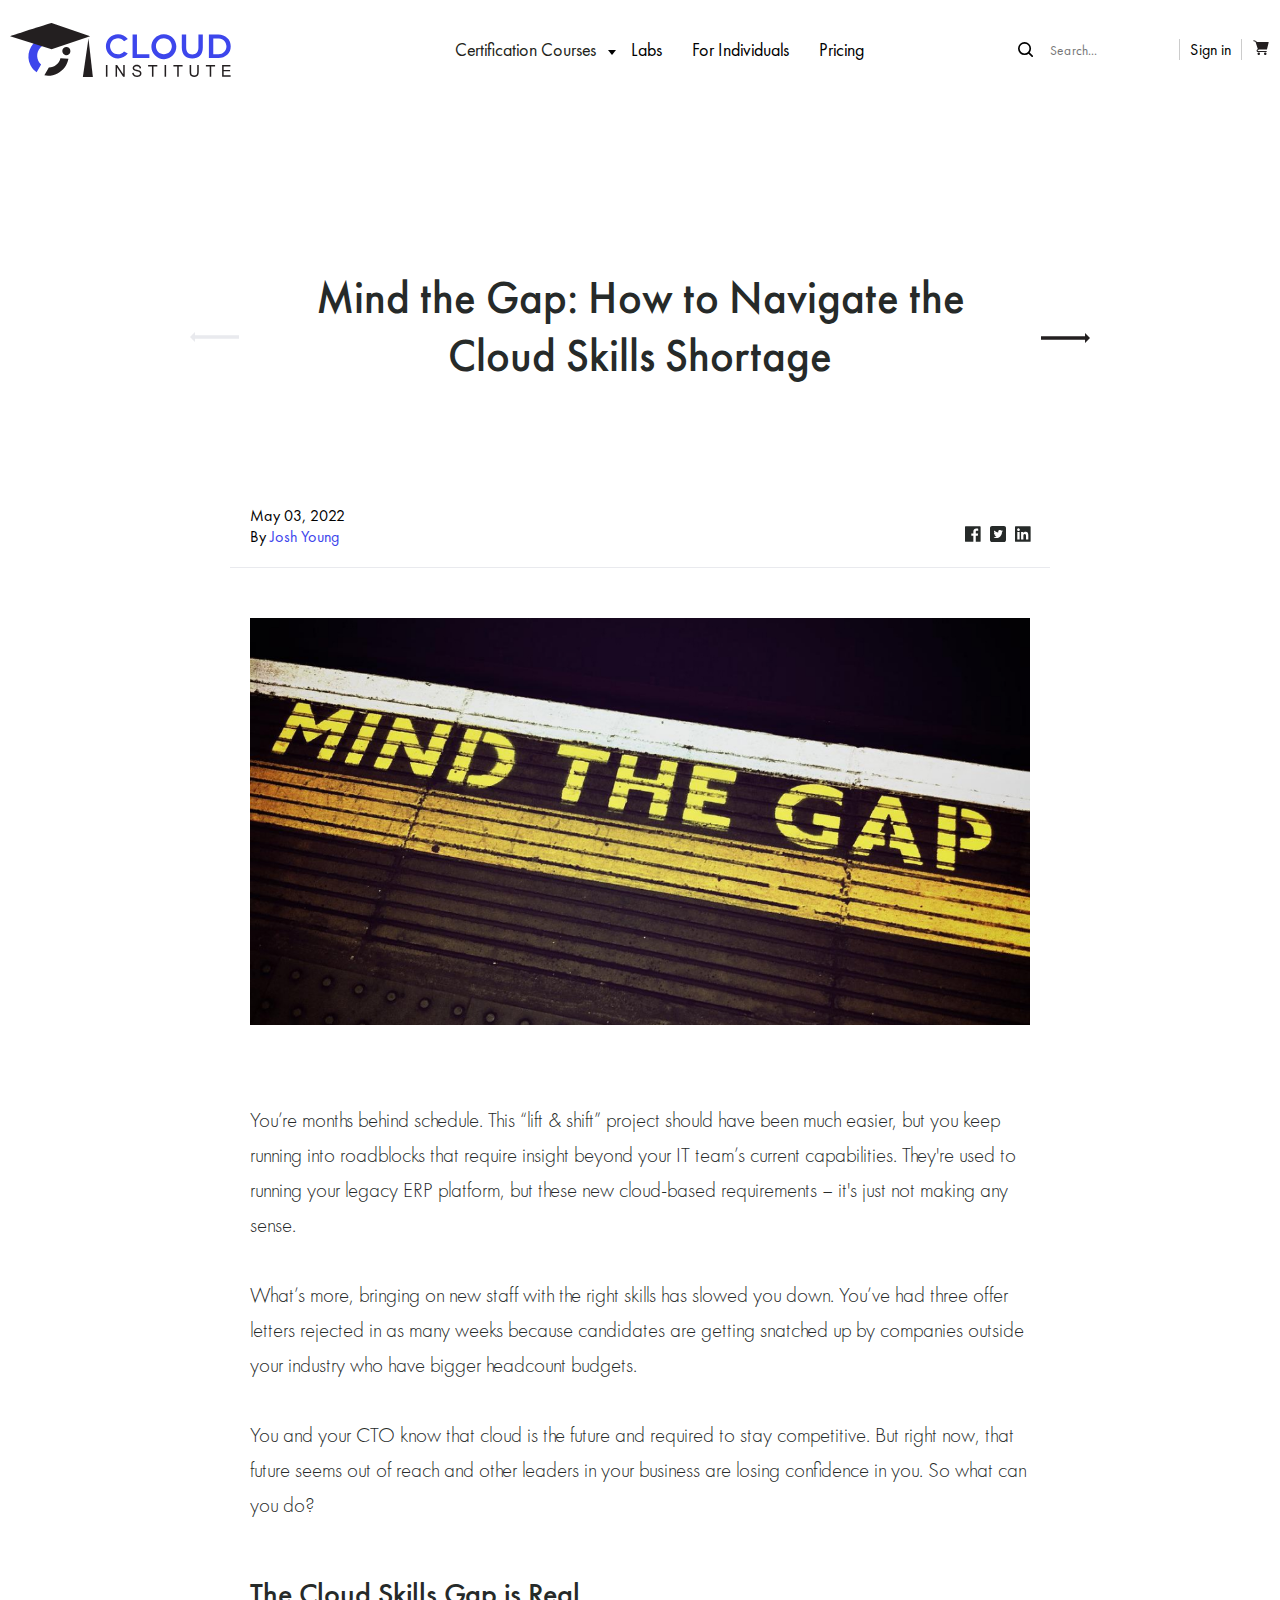
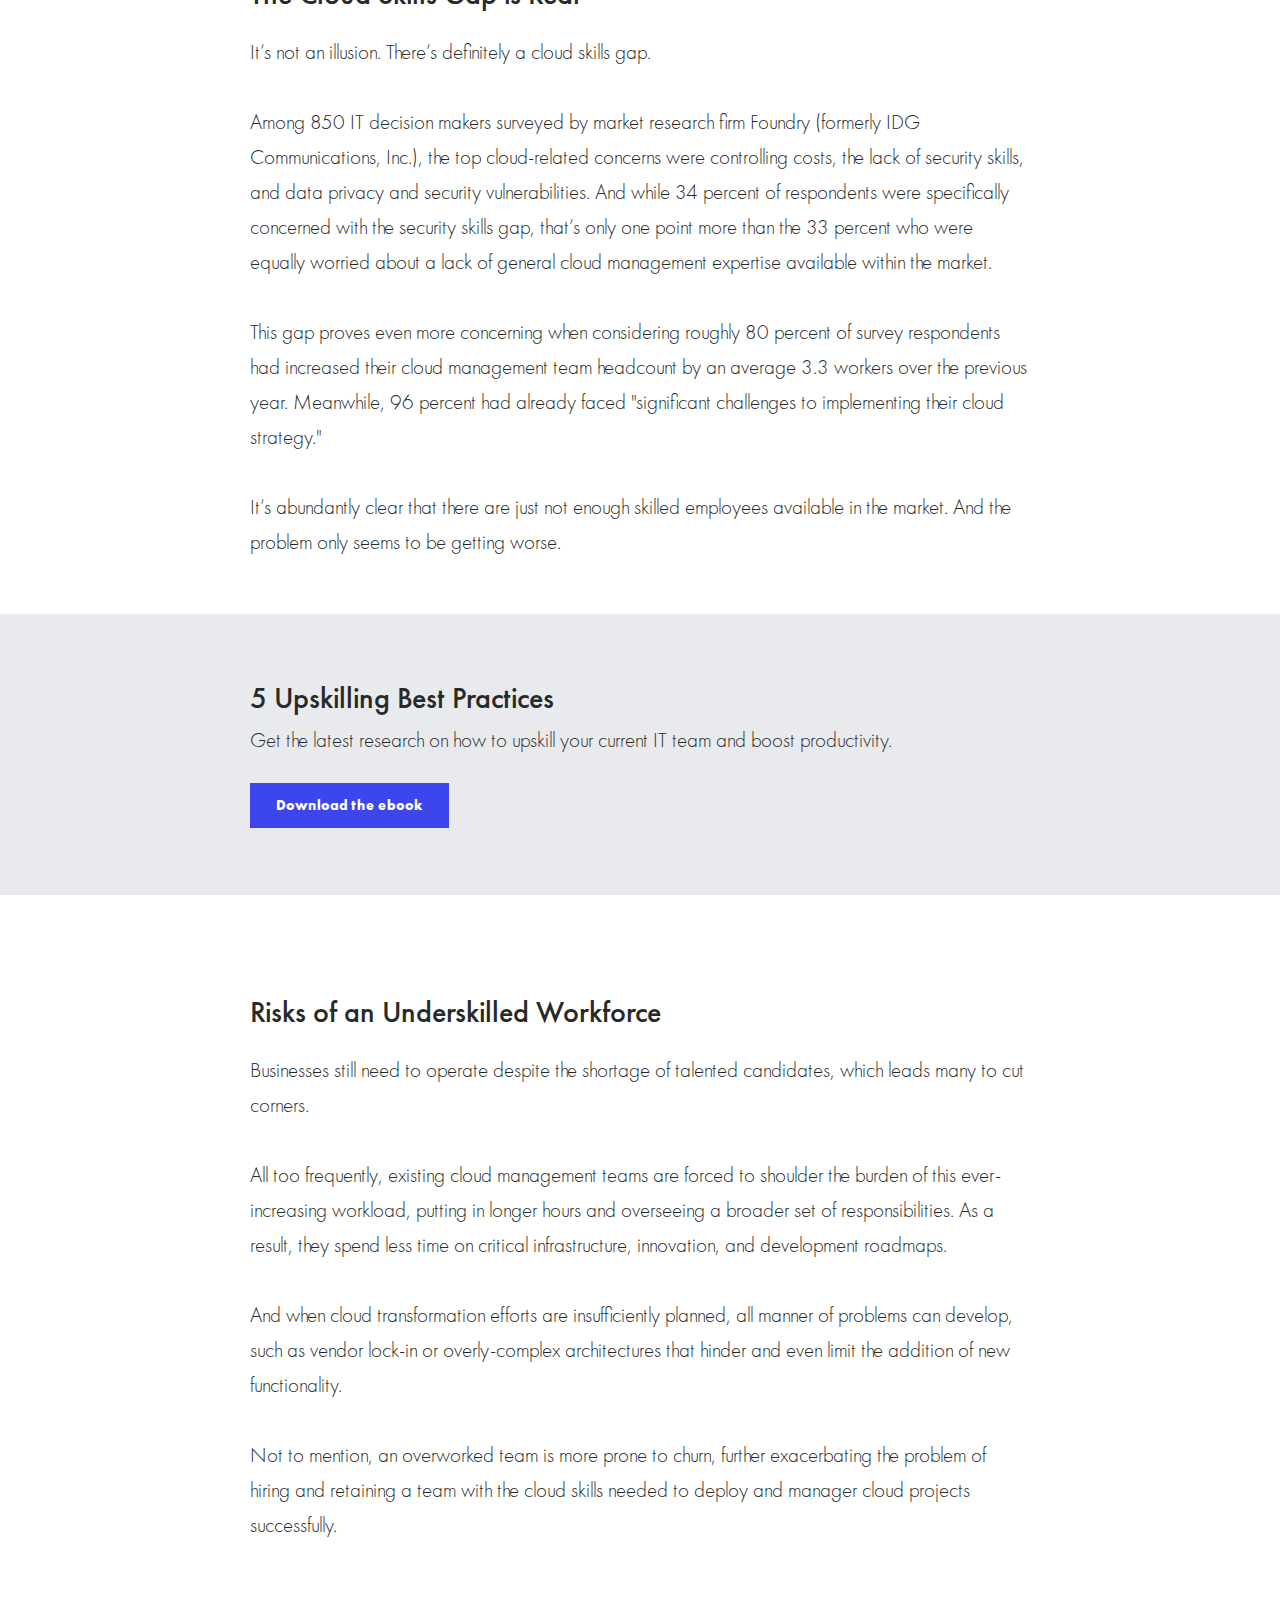
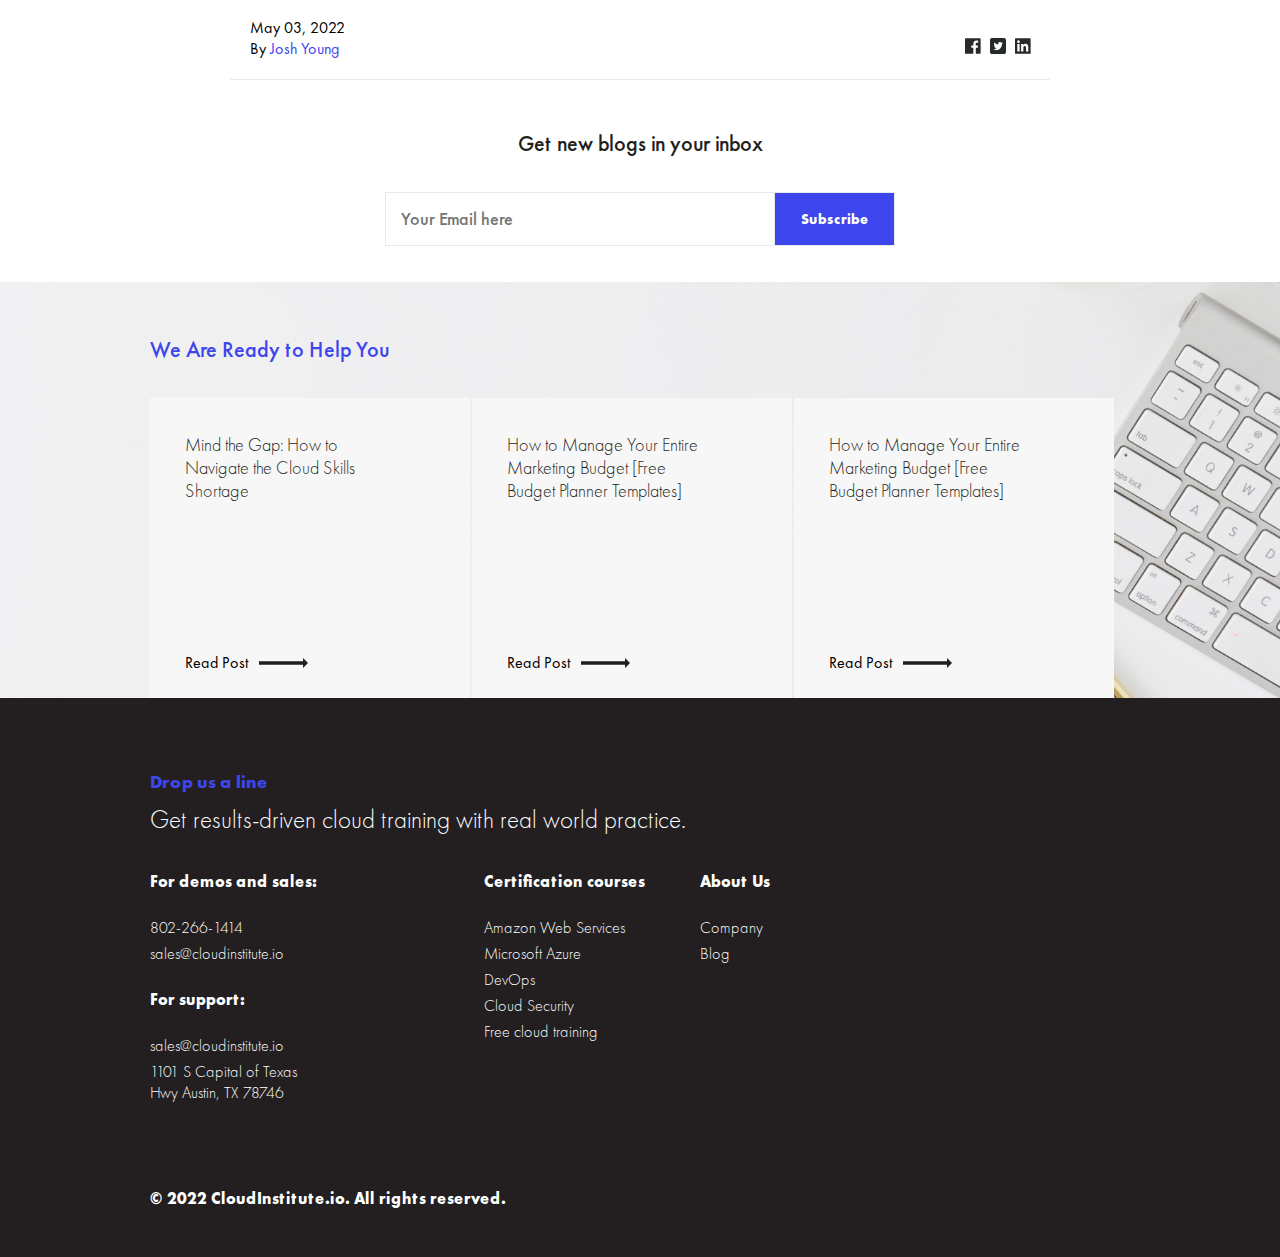
<file: blog-post.html>
<!DOCTYPE html>
<html lang="en">

<head>
  <meta charset="UTF-8">
  <meta http-equiv="X-UA-Compatible" content="IE=edge">
  <meta name="viewport" content="width=device-width, initial-scale=1.0">
  <link rel="stylesheet" href="https://unpkg.com/swiper@8/swiper-bundle.min.css" />
  <link rel="stylesheet" href="css/styles.css">
  <title>Cloud_institute</title>
</head>

<body class="blog_post__body">


  <header class="header post_header">
    <div class="container">
      <div class="header__row">
        <div class="header__item">
          <a href=""><img src="img/icon/header-logo.svg" alt="" class="header__logo"></a>
        </div>
        <div class="header__item">
          <nav class="menu__list">
            <ul>
              <li class="sub_menu"><span>Certification Courses</span>
                <ul class="sublist">
                  <li><a href="">For Individuals</a></li>
                  <li><a href="">For Individuals</a></li>
                  <li><a href="">For Individuals</a></li>
                </ul>
              </li>
              <li><a href="">Labs</a></li>
              <li><a href="">For Individuals</a></li>
              <li><a href="">Pricing</a></li>
            </ul>
          </nav>
        </div>
        <div class="header__item">
          <div class="subitem">
            <form action="" class="search">
              <input type="text" placeholder="Search...">
              <input type="submit">
            </form>
          </div>
          <div class="subitem">
            <a href="">Sign in</a>
          </div>
          <div class="subitem">
            <a href="" class="basket">
              <img src="img/icon/bascket.svg" alt="">
            </a>
          </div>
        </div>
      </div>
    </div>
    <nav class="burger_menu">
      <ul>
        <li class="sub_menu"><span>Certification Courses</span>
          <ul class="sublist">
            <li class="sub_menu__item"><a href="">For Individuals</a></li>
            <li class="sub_menu__item"><a href="">For Individuals</a></li>
            <li class="sub_menu__item"><a href="">For Individuals</a></li>
          </ul>
        </li>
        <li><a href="">Labs</a></li>
        <li><a href="">For Individuals</a></li>
        <li><a href="">Pricing</a></li>
      </ul>
      <div class="burger_subitem">
        <div class="subitem">
          <a href=""><svg width="16" height="16" viewBox="0 0 16 16" fill="none" xmlns="http://www.w3.org/2000/svg">
              <path
                d="M14.2222 0H1.77778C0.8 0 0 0.8 0 1.77778V14.2222C0 15.2 0.8 16 1.77778 16H14.2222C15.2 16 16 15.2 16 14.2222V1.77778C16 0.8 15.2 0 14.2222 0ZM8 2.66667C9.71556 2.66667 11.1111 4.06222 11.1111 5.77778C11.1111 7.49333 9.71556 8.88889 8 8.88889C6.28444 8.88889 4.88889 7.49333 4.88889 5.77778C4.88889 4.06222 6.28444 2.66667 8 2.66667ZM14.2222 14.2222H1.77778V14.0178C1.77778 13.4667 2.02667 12.9511 2.45333 12.6133C3.97333 11.3956 5.90222 10.6667 8 10.6667C10.0978 10.6667 12.0267 11.3956 13.5467 12.6133C13.9733 12.9511 14.2222 13.4756 14.2222 14.0178V14.2222V14.2222Z"
                fill="#231F20" />
            </svg>Sign in</a>
        </div>
        <div class="subitem">
          <a href="" class="basket">
            <svg width="18" height="18" viewBox="0 0 18 18" fill="none" xmlns="http://www.w3.org/2000/svg">
              <path
                d="M6.75003 16C7.44039 16 8.00003 15.4404 8.00003 14.75C8.00003 14.0596 7.44039 13.5 6.75003 13.5C6.05967 13.5 5.50003 14.0596 5.50003 14.75C5.50003 15.4404 6.05967 16 6.75003 16Z"
                fill="#231F20" />
              <path
                d="M13.25 16C13.9404 16 14.5 15.4404 14.5 14.75C14.5 14.0596 13.9404 13.5 13.25 13.5C12.5597 13.5 12 14.0596 12 14.75C12 15.4404 12.5597 16 13.25 16Z"
                fill="#231F20" />
              <path
                d="M16.55 3.19501C16.5034 3.13451 16.4436 3.08547 16.3751 3.05167C16.3067 3.01787 16.2314 3.0002 16.155 3.00001H4.60499L4.37999 2.28501C4.35528 2.20824 4.31236 2.13859 4.2549 2.082C4.19743 2.02541 4.12713 1.98355 4.04999 1.96001L1.99999 1.33001C1.93696 1.31064 1.87073 1.30388 1.80508 1.3101C1.73943 1.31633 1.67565 1.33543 1.61738 1.3663C1.4997 1.42866 1.41161 1.53521 1.37249 1.66251C1.33337 1.78982 1.34643 1.92745 1.40878 2.04513C1.47114 2.16281 1.57769 2.25089 1.70499 2.29001L3.49999 2.84001L5.78999 10.075L4.97499 10.745L4.90999 10.81C4.70844 11.0434 4.59425 11.3396 4.58696 11.6478C4.57966 11.9561 4.67971 12.2574 4.86999 12.5C5.00627 12.6657 5.17945 12.7973 5.37566 12.8841C5.57188 12.9709 5.78569 13.0106 5.99999 13H14.345C14.4776 13 14.6048 12.9473 14.6985 12.8536C14.7923 12.7598 14.845 12.6326 14.845 12.5C14.845 12.3674 14.7923 12.2402 14.6985 12.1465C14.6048 12.0527 14.4776 12 14.345 12H5.91999C5.86242 11.998 5.80632 11.9813 5.75712 11.9513C5.70793 11.9213 5.66729 11.8792 5.63914 11.8289C5.61099 11.7786 5.59628 11.722 5.59643 11.6643C5.59658 11.6067 5.61159 11.5501 5.63999 11.5L6.84499 10.5H14.56C14.6742 10.5033 14.7861 10.4674 14.8771 10.3983C14.9681 10.3292 15.0326 10.231 15.06 10.12L16.66 3.62001C16.6752 3.54547 16.6732 3.46844 16.6541 3.39479C16.6351 3.32115 16.5995 3.25282 16.55 3.19501V3.19501Z"
                fill="#231F20" />
            </svg>
          </a>
        </div>
      </div>
      <form action="" class="search">
        <input type="text" placeholder="Search...">
        <input type="submit">
      </form>
    </nav>
    <div class="menu_icon">
      <span></span>
    </div>
  </header>

  <main>
    <section class="blog_post">
      <!-- <div class="container"> -->
      <div class="blog_post__title_container  scroll_screen">
        <div class="container">
          <a href="" class="prev_post _inactive"><svg width="49" height="10" viewBox="0 0 49 10" fill="none"
              xmlns="http://www.w3.org/2000/svg">
              <path
                d="M-1.45705e-07 6.66667L-2.91409e-07 3.33333L44.0345 3.33333L44.0345 -1.92481e-06L49 5L44.0345 10L44.0345 6.66666L-1.45705e-07 6.66667Z"
                fill="#231F20" />
            </svg></a>
          <h1>Mind the Gap: How to Navigate the Cloud Skills Shortage</h1>
          <a href="" class="next_post"><svg width="49" height="10" viewBox="0 0 49 10" fill="none"
              xmlns="http://www.w3.org/2000/svg">
              <path
                d="M-1.45705e-07 6.66667L-2.91409e-07 3.33333L44.0345 3.33333L44.0345 -1.92481e-06L49 5L44.0345 10L44.0345 6.66666L-1.45705e-07 6.66667Z"
                fill="#231F20" />
            </svg></a>
        </div>
      </div>
      <div class="blog_post__info_container">
        <div class="blog_post__info_item">
          <span class="date">May 03, 2022</span>
          <span class="autor">By <a href="">Josh Young</a></span>
        </div>
        <div class="blog_post__info_item">
          <ul class="blog_post__social">
            <li class="social_item"><a href=""><svg width="16" height="16" viewBox="0 0 16 16" fill="none"
                  xmlns="http://www.w3.org/2000/svg">
                  <path
                    d="M15 0.1875H0.625C0.279297 0.1875 0 0.466797 0 0.8125V15.1875C0 15.5332 0.279297 15.8125 0.625 15.8125H15C15.3457 15.8125 15.625 15.5332 15.625 15.1875V0.8125C15.625 0.466797 15.3457 0.1875 15 0.1875ZM13.1953 4.74805H11.9473C10.9688 4.74805 10.7793 5.21289 10.7793 5.89648V7.40234H13.1152L12.8105 9.75977H10.7793V15.8125H8.34375V9.76172H6.30664V7.40234H8.34375V5.66406C8.34375 3.64648 9.57617 2.54688 11.377 2.54688C12.2402 2.54688 12.9805 2.61133 13.1973 2.64062V4.74805H13.1953Z"
                    fill="#262A29" />
                </svg></a></li>
            <li class="social_item"><a href=""><svg width="16" height="16" viewBox="0 0 16 16" fill="none"
                  xmlns="http://www.w3.org/2000/svg">
                  <path
                    d="M13.9934 16H2.00513C1.45358 16 0.98269 15.8047 0.592446 15.4141C0.202202 15.0234 0.00708008 14.5521 0.00708008 14V2C0.00708008 1.44792 0.202202 0.976562 0.592446 0.585938C0.98269 0.195312 1.45358 0 2.00513 0H13.9934C14.545 0 15.0159 0.195312 15.4061 0.585938C15.7963 0.976562 15.9915 1.44792 15.9915 2V14C15.9915 14.5521 15.7963 15.0234 15.4061 15.4141C15.0159 15.8047 14.545 16 13.9934 16ZM12.6978 4C12.6354 4.03125 12.5417 4.09115 12.4168 4.17969C12.292 4.26823 12.1905 4.33594 12.1124 4.38281C12.0344 4.42969 11.9381 4.47917 11.8237 4.53125C11.7092 4.58333 11.5999 4.61979 11.4959 4.64062C11.1108 4.21354 10.6373 4 10.0754 4C8.85781 4 8.24903 4.51042 8.24903 5.53125V6.46875C6.57358 6.375 5.28838 5.75521 4.39342 4.60938C4.13326 4.88021 4.00318 5.17708 4.00318 5.5C4.00318 6.1875 4.25814 6.70833 4.76806 7.0625C4.69521 7.0625 4.60415 7.06771 4.49488 7.07812C4.38562 7.08854 4.29716 7.08854 4.22952 7.07812C4.16188 7.06771 4.08643 7.04167 4.00318 7C4.00318 7.47917 4.13066 7.8776 4.38562 8.19531C4.64058 8.51302 4.9918 8.71875 5.43928 8.8125C5.33521 8.9375 5.18952 9 5.0022 9C4.8357 9 4.69001 8.95312 4.56513 8.85938C4.56513 9.26562 4.76025 9.58073 5.15049 9.80469C5.54074 10.0286 5.98041 10.1458 6.46952 10.1562C6.2822 10.4375 6.00903 10.6484 5.65001 10.7891C5.29098 10.9297 4.90854 11 4.50269 11C4.357 11 4.15667 10.9635 3.90171 10.8906C3.64675 10.8177 3.51407 10.7812 3.50367 10.7812C3.67017 11.1146 4.01098 11.401 4.5261 11.6406C5.04123 11.8802 5.69423 12 6.48513 12C7.18236 12 7.83277 11.8776 8.43635 11.6328C9.03993 11.388 9.55505 11.0625 9.98171 10.6562C10.4084 10.25 10.7752 9.78646 11.0822 9.26562C11.3892 8.74479 11.6181 8.20573 11.769 7.64844C11.9199 7.09115 11.9954 6.54167 11.9954 6C11.9954 5.97917 12.0578 5.9349 12.1827 5.86719C12.3076 5.79948 12.4533 5.71094 12.6198 5.60156C12.7863 5.49219 12.9111 5.36979 12.9944 5.23438C12.4324 5.23438 12.0578 5.24479 11.8705 5.26562C12.2347 5.04688 12.5105 4.625 12.6978 4Z"
                    fill="#262A29" />
                </svg></a></li>
            <li class="social_item"><a href=""><svg width="16" height="16" viewBox="0 0 16 16" fill="none"
                  xmlns="http://www.w3.org/2000/svg">
                  <path
                    d="M15 0.1875H0.625C0.279297 0.1875 0 0.466797 0 0.8125V15.1875C0 15.5332 0.279297 15.8125 0.625 15.8125H15C15.3457 15.8125 15.625 15.5332 15.625 15.1875V0.8125C15.625 0.466797 15.3457 0.1875 15 0.1875ZM4.63477 13.502H2.31641V6.04492H4.63477V13.502ZM3.47656 5.02539C3.21079 5.02539 2.95099 4.94658 2.73001 4.79893C2.50904 4.65127 2.3368 4.44141 2.2351 4.19587C2.13339 3.95033 2.10678 3.68015 2.15863 3.41949C2.21048 3.15883 2.33846 2.91939 2.52639 2.73147C2.71431 2.54354 2.95375 2.41556 3.21441 2.36371C3.47507 2.31186 3.74525 2.33847 3.99079 2.44018C4.23633 2.54188 4.4462 2.71411 4.59385 2.93509C4.7415 3.15607 4.82031 3.41587 4.82031 3.68164C4.81836 4.42383 4.2168 5.02539 3.47656 5.02539ZM13.3145 13.502H10.998V9.875C10.998 9.00977 10.9824 7.89844 9.79297 7.89844C8.58789 7.89844 8.40234 8.83984 8.40234 9.8125V13.502H6.08789V6.04492H8.31055V7.06445H8.3418C8.65039 6.47852 9.40625 5.85938 10.5352 5.85938C12.8828 5.85938 13.3145 7.4043 13.3145 9.41211V13.502Z"
                    fill="#262A29" />
                </svg>
              </a></li>
          </ul>
        </div>
      </div>
      <div class="blog_post__container">
        <div class="container">
          <img src="img/pictures/blog_post__img.jpg" alt="">
          <p>You’re months behind schedule. This “lift & shift” project should have been much easier, but you keep
            running into roadblocks that require insight beyond your IT team’s current capabilities. They're used to
            running your legacy ERP platform, but these new cloud-based requirements – it's just not making any sense.
            <br><br>
            What’s more, bringing on new staff with the right skills has slowed you down. You’ve had three offer letters
            rejected in as many weeks because candidates are getting snatched up by companies outside your industry who
            have bigger headcount budgets.
            <br><br>
            You and your CTO know that cloud is the future and required to stay competitive. But right now, that future
            seems out of reach and other leaders in your business are losing confidence in you. So what can you do?
          </p>
          <h2 class="blog_post__subtitle">The Cloud Skills Gap is Real</h2>
          <p>
            It’s not an illusion. There’s definitely a cloud skills gap.
            <br><br>
            Among 850 IT decision makers surveyed by market research firm Foundry (formerly IDG Communications, Inc.),
            the top cloud-related concerns were controlling costs, the lack of security skills, and data privacy and
            security vulnerabilities. And while 34 percent of respondents were specifically concerned with the security
            skills gap, that’s only one point more than the 33 percent who were equally worried about a lack of general
            cloud management expertise available within the market.
            <br><br>
            This gap proves even more concerning when considering roughly 80 percent of survey respondents had increased
            their cloud management team headcount by an average 3.3 workers over the previous year. Meanwhile, 96
            percent had already faced "significant challenges to implementing their cloud strategy."
            <br><br>
            It’s abundantly clear that there are just not enough skilled employees available in the market. And the
            problem only seems to be getting worse.
          </p>
        </div>
        <div class="blog_post__promo">
          <div class="container">
            <h2 class="blog_post__subtitle">5 Upskilling Best Practices</h2>
            <p>Get the latest research on how to upskill your current IT team and boost productivity.</p>
            <a href="">Download the ebook</a>
          </div>
        </div>
        <div class="container">
          <h2 class="blog_post__subtitle">Risks of an Underskilled Workforce</h2>
          <p>
            Businesses still need to operate despite the shortage of talented candidates, which leads many to cut
            corners.
            <br><br>
            All too frequently, existing cloud management teams are forced to shoulder the burden of this
            ever-increasing workload, putting in longer hours and overseeing a broader set of responsibilities. As a
            result, they spend less time on critical infrastructure, innovation, and development roadmaps.
            <br><br>
            And when cloud transformation efforts are insufficiently planned, all manner of problems can develop, such
            as vendor lock-in or overly-complex architectures that hinder and even limit the addition of new
            functionality.
            <br><br>
            Not to mention, an overworked team is more prone to churn, further exacerbating the problem of hiring and
            retaining a team with the cloud skills needed to deploy and manager cloud projects successfully.
          </p>
        </div>
      </div>
      <div class="blog_post__info_container">
        <div class="blog_post__info_item">
          <span class="date">May 03, 2022</span>
          <span class="autor">By <a href="">Josh Young</a></span>
        </div>
        <div class="blog_post__info_item">
          <ul class="blog_post__social">
            <li class="social_item"><a href=""><svg width="16" height="16" viewBox="0 0 16 16" fill="none"
                  xmlns="http://www.w3.org/2000/svg">
                  <path
                    d="M15 0.1875H0.625C0.279297 0.1875 0 0.466797 0 0.8125V15.1875C0 15.5332 0.279297 15.8125 0.625 15.8125H15C15.3457 15.8125 15.625 15.5332 15.625 15.1875V0.8125C15.625 0.466797 15.3457 0.1875 15 0.1875ZM13.1953 4.74805H11.9473C10.9688 4.74805 10.7793 5.21289 10.7793 5.89648V7.40234H13.1152L12.8105 9.75977H10.7793V15.8125H8.34375V9.76172H6.30664V7.40234H8.34375V5.66406C8.34375 3.64648 9.57617 2.54688 11.377 2.54688C12.2402 2.54688 12.9805 2.61133 13.1973 2.64062V4.74805H13.1953Z"
                    fill="#262A29" />
                </svg></a></li>
            <li class="social_item"><a href=""><svg width="16" height="16" viewBox="0 0 16 16" fill="none"
                  xmlns="http://www.w3.org/2000/svg">
                  <path
                    d="M13.9934 16H2.00513C1.45358 16 0.98269 15.8047 0.592446 15.4141C0.202202 15.0234 0.00708008 14.5521 0.00708008 14V2C0.00708008 1.44792 0.202202 0.976562 0.592446 0.585938C0.98269 0.195312 1.45358 0 2.00513 0H13.9934C14.545 0 15.0159 0.195312 15.4061 0.585938C15.7963 0.976562 15.9915 1.44792 15.9915 2V14C15.9915 14.5521 15.7963 15.0234 15.4061 15.4141C15.0159 15.8047 14.545 16 13.9934 16ZM12.6978 4C12.6354 4.03125 12.5417 4.09115 12.4168 4.17969C12.292 4.26823 12.1905 4.33594 12.1124 4.38281C12.0344 4.42969 11.9381 4.47917 11.8237 4.53125C11.7092 4.58333 11.5999 4.61979 11.4959 4.64062C11.1108 4.21354 10.6373 4 10.0754 4C8.85781 4 8.24903 4.51042 8.24903 5.53125V6.46875C6.57358 6.375 5.28838 5.75521 4.39342 4.60938C4.13326 4.88021 4.00318 5.17708 4.00318 5.5C4.00318 6.1875 4.25814 6.70833 4.76806 7.0625C4.69521 7.0625 4.60415 7.06771 4.49488 7.07812C4.38562 7.08854 4.29716 7.08854 4.22952 7.07812C4.16188 7.06771 4.08643 7.04167 4.00318 7C4.00318 7.47917 4.13066 7.8776 4.38562 8.19531C4.64058 8.51302 4.9918 8.71875 5.43928 8.8125C5.33521 8.9375 5.18952 9 5.0022 9C4.8357 9 4.69001 8.95312 4.56513 8.85938C4.56513 9.26562 4.76025 9.58073 5.15049 9.80469C5.54074 10.0286 5.98041 10.1458 6.46952 10.1562C6.2822 10.4375 6.00903 10.6484 5.65001 10.7891C5.29098 10.9297 4.90854 11 4.50269 11C4.357 11 4.15667 10.9635 3.90171 10.8906C3.64675 10.8177 3.51407 10.7812 3.50367 10.7812C3.67017 11.1146 4.01098 11.401 4.5261 11.6406C5.04123 11.8802 5.69423 12 6.48513 12C7.18236 12 7.83277 11.8776 8.43635 11.6328C9.03993 11.388 9.55505 11.0625 9.98171 10.6562C10.4084 10.25 10.7752 9.78646 11.0822 9.26562C11.3892 8.74479 11.6181 8.20573 11.769 7.64844C11.9199 7.09115 11.9954 6.54167 11.9954 6C11.9954 5.97917 12.0578 5.9349 12.1827 5.86719C12.3076 5.79948 12.4533 5.71094 12.6198 5.60156C12.7863 5.49219 12.9111 5.36979 12.9944 5.23438C12.4324 5.23438 12.0578 5.24479 11.8705 5.26562C12.2347 5.04688 12.5105 4.625 12.6978 4Z"
                    fill="#262A29" />
                </svg></a></li>
            <li class="social_item"><a href=""><svg width="16" height="16" viewBox="0 0 16 16" fill="none"
                  xmlns="http://www.w3.org/2000/svg">
                  <path
                    d="M15 0.1875H0.625C0.279297 0.1875 0 0.466797 0 0.8125V15.1875C0 15.5332 0.279297 15.8125 0.625 15.8125H15C15.3457 15.8125 15.625 15.5332 15.625 15.1875V0.8125C15.625 0.466797 15.3457 0.1875 15 0.1875ZM4.63477 13.502H2.31641V6.04492H4.63477V13.502ZM3.47656 5.02539C3.21079 5.02539 2.95099 4.94658 2.73001 4.79893C2.50904 4.65127 2.3368 4.44141 2.2351 4.19587C2.13339 3.95033 2.10678 3.68015 2.15863 3.41949C2.21048 3.15883 2.33846 2.91939 2.52639 2.73147C2.71431 2.54354 2.95375 2.41556 3.21441 2.36371C3.47507 2.31186 3.74525 2.33847 3.99079 2.44018C4.23633 2.54188 4.4462 2.71411 4.59385 2.93509C4.7415 3.15607 4.82031 3.41587 4.82031 3.68164C4.81836 4.42383 4.2168 5.02539 3.47656 5.02539ZM13.3145 13.502H10.998V9.875C10.998 9.00977 10.9824 7.89844 9.79297 7.89844C8.58789 7.89844 8.40234 8.83984 8.40234 9.8125V13.502H6.08789V6.04492H8.31055V7.06445H8.3418C8.65039 6.47852 9.40625 5.85938 10.5352 5.85938C12.8828 5.85938 13.3145 7.4043 13.3145 9.41211V13.502Z"
                    fill="#262A29" />
                </svg>
              </a></li>
          </ul>
        </div>
      </div>
      <div class="blog_post__form_container">
        <h2>Get new blogs in your inbox</h2>
        <form action="post" class="subscribe"><input type="text" name="" id="" placeholder="Your Email here"><input
            type="submit" value="Subscribe"></form>
      </div>
      <!-- </div> -->
    </section>
    <section class="help blog_post__help">
      <div class="container">
        <h2 class="subtitle">We Are Ready to Help You</h2>
        <div class="help__row">
          <div class="help__item">
            <img src="img/pictures/main_post__img.jpg" alt="">
            <p>Mind the Gap: How to Navigate the Cloud Skills Shortage</p>
            <a href="">Read Post<svg width="49" height="10" viewBox="0 0 49 10" fill="none"
                xmlns="http://www.w3.org/2000/svg">
                <path
                  d="M-1.45705e-07 6.66667L-2.91409e-07 3.33333L44.0345 3.33333L44.0345 -1.92481e-06L49 5L44.0345 10L44.0345 6.66666L-1.45705e-07 6.66667Z"
                  fill="#231F20" />
              </svg></a>
            <a href="" class="help__link"></a>
          </div>
          <div class="help__item">
            <img src="img/pictures/main_post__img.jpg" alt="">
            <p>How to Manage Your Entire Marketing Budget [Free Budget Planner Templates]</p>
            <a href="">Read Post<svg width="49" height="10" viewBox="0 0 49 10" fill="none"
                xmlns="http://www.w3.org/2000/svg">
                <path
                  d="M-1.45705e-07 6.66667L-2.91409e-07 3.33333L44.0345 3.33333L44.0345 -1.92481e-06L49 5L44.0345 10L44.0345 6.66666L-1.45705e-07 6.66667Z"
                  fill="#231F20" />
              </svg></a>
            <a href="" class="help__link"></a>
          </div>
          <div class="help__item">
            <img src="img/pictures/main_post__img.jpg" alt="">
            <p>How to Manage Your Entire Marketing Budget [Free Budget Planner Templates]</p>
            <a href="">Read Post<svg width="49" height="10" viewBox="0 0 49 10" fill="none"
                xmlns="http://www.w3.org/2000/svg">
                <path
                  d="M-1.45705e-07 6.66667L-2.91409e-07 3.33333L44.0345 3.33333L44.0345 -1.92481e-06L49 5L44.0345 10L44.0345 6.66666L-1.45705e-07 6.66667Z"
                  fill="#231F20" />
              </svg></a>
            <a href="" class="help__link"></a>
          </div>
        </div>
      </div>
    </section>
  </main>
  <footer>
    <div class="container">
      <h2 class="subtitle">Drop us a line</h2>
      <p>Get results-driven cloud training with real world practice.</p>
      <div class="footer__row">
        <div class="footer__item">
          <h3>For demos and sales:
          </h3>
          <a href="tel:8022661414">802-266-1414</a>
          <a href="mailto:sales@cloudinstitute.io">sales@cloudinstitute.io</a>
          <h3>For support:
          </h3>
          <a href="mailto:sales@cloudinstitute.io">sales@cloudinstitute.io</a>
          <span>1101 S Capital of Texas <br> Hwy Austin, TX 78746</span>
        </div>

        <div class="footer__item">
          <h3>Certification courses</h3>
          <ul>
            <li><a href="">Amazon Web Services</a></li>
            <li><a href="">Microsoft Azure</a></li>
            <li><a href="">DevOps</a></li>
            <li><a href="">Cloud Security</a></li>
            <li><a href="">Free cloud training</a></li>
          </ul>
        </div>
        <div class="footer__item">
          <h3>About Us</h3>
          <ul>
            <li><a href="">Company</a></li>
            <li><a href="blog.html">Blog</a></li>
          </ul>
        </div>
      </div>
      <span class="copirate">© 2022 CloudInstitute.io. All rights reserved.</span>
    </div>
  </footer>

  <!-- <script src="https://ajax.googleapis.com/ajax/libs/jquery/3.6.0/jquery.min.js"></script> -->
  <script src="js/swiper.js"></script>
  <script src="js/scripts.js"></script>

</body>

</html>
</file>
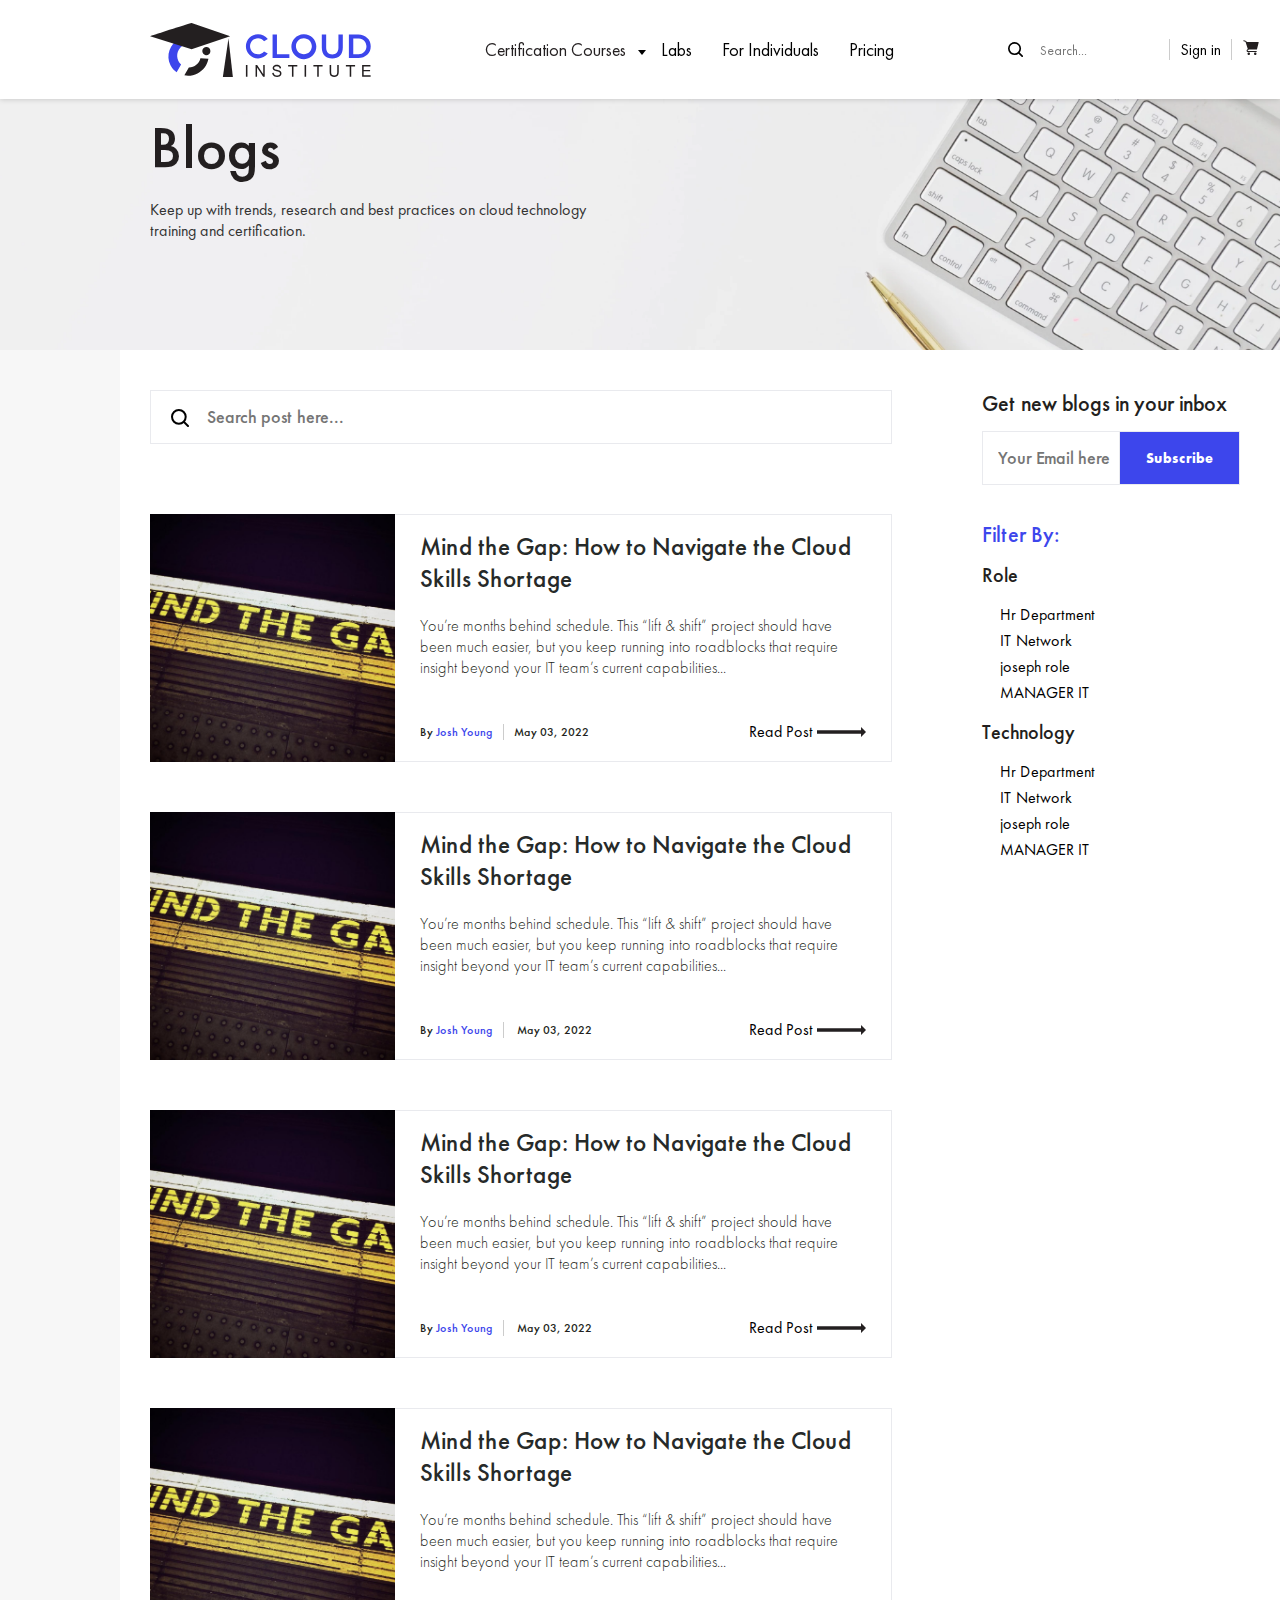
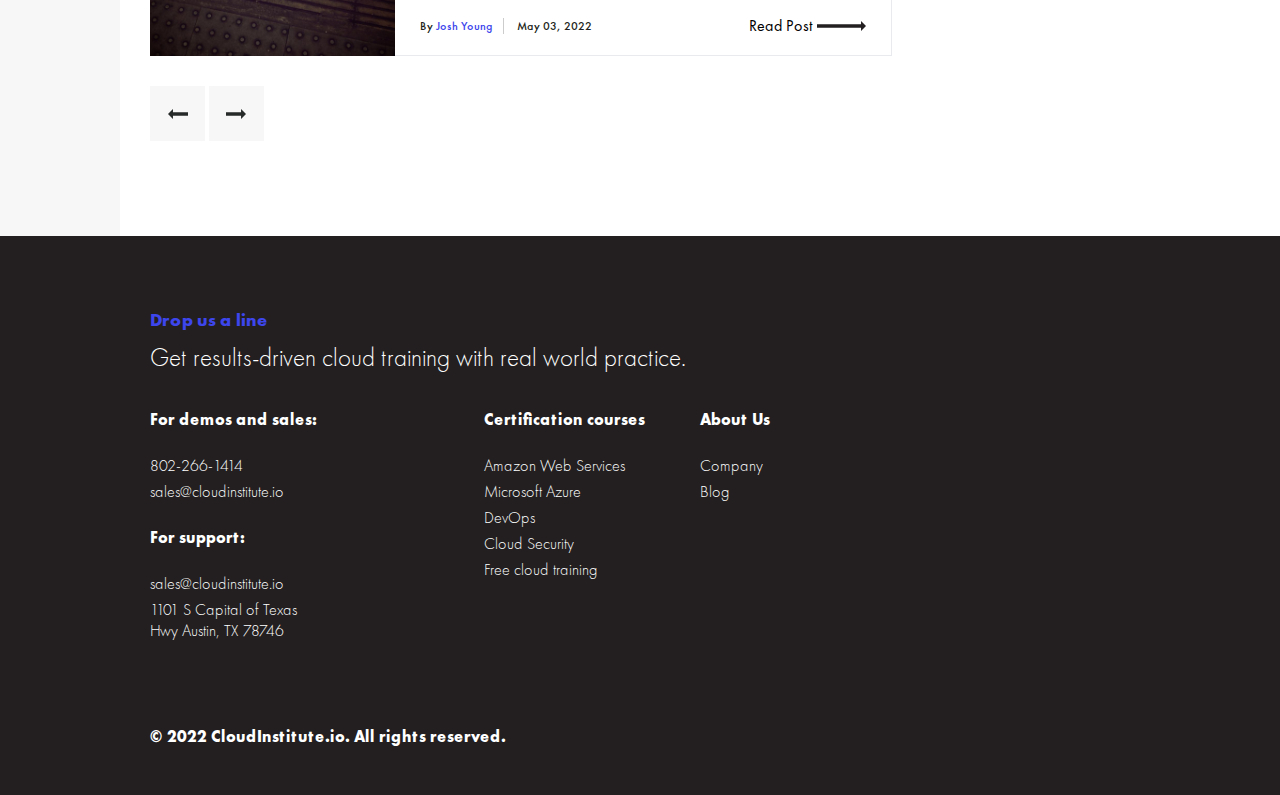
<file: blog.html>
<!DOCTYPE html>
<html lang="en">

<head>
  <meta charset="UTF-8">
  <meta http-equiv="X-UA-Compatible" content="IE=edge">
  <meta name="viewport" content="width=device-width, initial-scale=1.0">
  <link rel="stylesheet" href="https://unpkg.com/swiper@8/swiper-bundle.min.css" />
  <link rel="stylesheet" href="css/styles.css">
  <title>Cloud_institute</title>
</head>

<body>


  <header class="header header_left">
    <div class="container">
      <div class="header__row">
        <div class="header__item">
          <a href=""><img src="img/icon/header-logo.svg" alt="" class="header__logo"></a>
        </div>
        <div class="header__item">
          <nav class="menu__list">
            <ul>
              <li class="sub_menu"><span>Certification Courses</span>
                <ul class="sublist">
                  <li><a href="">For Individuals</a></li>
                  <li><a href="">For Individuals</a></li>
                  <li><a href="">For Individuals</a></li>
                </ul>
              </li>
              <li><a href="">Labs</a></li>
              <li><a href="">For Individuals</a></li>
              <li><a href="">Pricing</a></li>
            </ul>
          </nav>
        </div>
        <div class="header__item">
          <div class="subitem">
            <form action="" class="search">
              <input type="text" placeholder="Search...">
              <input type="submit">
            </form>
          </div>
          <div class="subitem">
            <a href="">Sign in</a>
          </div>
          <div class="subitem">
            <a href="" class="basket">
              <img src="img/icon/bascket.svg" alt="">
            </a>
          </div>
        </div>
      </div>
    </div>
    <nav class="burger_menu">
      <ul>
        <li class="sub_menu"><span>Certification Courses</span>
          <ul class="sublist">
            <li class="sub_menu__item"><a href="">For Individuals</a></li>
            <li class="sub_menu__item"><a href="">For Individuals</a></li>
            <li class="sub_menu__item"><a href="">For Individuals</a></li>
          </ul>
        </li>
        <li><a href="">Labs</a></li>
        <li><a href="">For Individuals</a></li>
        <li><a href="">Pricing</a></li>
      </ul>
      <div class="burger_subitem">
        <div class="subitem">
          <a href=""><svg width="16" height="16" viewBox="0 0 16 16" fill="none" xmlns="http://www.w3.org/2000/svg">
              <path
                d="M14.2222 0H1.77778C0.8 0 0 0.8 0 1.77778V14.2222C0 15.2 0.8 16 1.77778 16H14.2222C15.2 16 16 15.2 16 14.2222V1.77778C16 0.8 15.2 0 14.2222 0ZM8 2.66667C9.71556 2.66667 11.1111 4.06222 11.1111 5.77778C11.1111 7.49333 9.71556 8.88889 8 8.88889C6.28444 8.88889 4.88889 7.49333 4.88889 5.77778C4.88889 4.06222 6.28444 2.66667 8 2.66667ZM14.2222 14.2222H1.77778V14.0178C1.77778 13.4667 2.02667 12.9511 2.45333 12.6133C3.97333 11.3956 5.90222 10.6667 8 10.6667C10.0978 10.6667 12.0267 11.3956 13.5467 12.6133C13.9733 12.9511 14.2222 13.4756 14.2222 14.0178V14.2222V14.2222Z"
                fill="#231F20" />
            </svg>Sign in</a>
        </div>
        <div class="subitem">
          <a href="" class="basket">
            <svg width="18" height="18" viewBox="0 0 18 18" fill="none" xmlns="http://www.w3.org/2000/svg">
              <path
                d="M6.75003 16C7.44039 16 8.00003 15.4404 8.00003 14.75C8.00003 14.0596 7.44039 13.5 6.75003 13.5C6.05967 13.5 5.50003 14.0596 5.50003 14.75C5.50003 15.4404 6.05967 16 6.75003 16Z"
                fill="#231F20" />
              <path
                d="M13.25 16C13.9404 16 14.5 15.4404 14.5 14.75C14.5 14.0596 13.9404 13.5 13.25 13.5C12.5597 13.5 12 14.0596 12 14.75C12 15.4404 12.5597 16 13.25 16Z"
                fill="#231F20" />
              <path
                d="M16.55 3.19501C16.5034 3.13451 16.4436 3.08547 16.3751 3.05167C16.3067 3.01787 16.2314 3.0002 16.155 3.00001H4.60499L4.37999 2.28501C4.35528 2.20824 4.31236 2.13859 4.2549 2.082C4.19743 2.02541 4.12713 1.98355 4.04999 1.96001L1.99999 1.33001C1.93696 1.31064 1.87073 1.30388 1.80508 1.3101C1.73943 1.31633 1.67565 1.33543 1.61738 1.3663C1.4997 1.42866 1.41161 1.53521 1.37249 1.66251C1.33337 1.78982 1.34643 1.92745 1.40878 2.04513C1.47114 2.16281 1.57769 2.25089 1.70499 2.29001L3.49999 2.84001L5.78999 10.075L4.97499 10.745L4.90999 10.81C4.70844 11.0434 4.59425 11.3396 4.58696 11.6478C4.57966 11.9561 4.67971 12.2574 4.86999 12.5C5.00627 12.6657 5.17945 12.7973 5.37566 12.8841C5.57188 12.9709 5.78569 13.0106 5.99999 13H14.345C14.4776 13 14.6048 12.9473 14.6985 12.8536C14.7923 12.7598 14.845 12.6326 14.845 12.5C14.845 12.3674 14.7923 12.2402 14.6985 12.1465C14.6048 12.0527 14.4776 12 14.345 12H5.91999C5.86242 11.998 5.80632 11.9813 5.75712 11.9513C5.70793 11.9213 5.66729 11.8792 5.63914 11.8289C5.61099 11.7786 5.59628 11.722 5.59643 11.6643C5.59658 11.6067 5.61159 11.5501 5.63999 11.5L6.84499 10.5H14.56C14.6742 10.5033 14.7861 10.4674 14.8771 10.3983C14.9681 10.3292 15.0326 10.231 15.06 10.12L16.66 3.62001C16.6752 3.54547 16.6732 3.46844 16.6541 3.39479C16.6351 3.32115 16.5995 3.25282 16.55 3.19501V3.19501Z"
                fill="#231F20" />
            </svg>
          </a>
        </div>
      </div>
      <form action="" class="search">
        <input type="text" placeholder="Search...">
        <input type="submit">
      </form>
    </nav>
    <div class="menu_icon">
      <span></span>
    </div>
  </header>

  <main>
    <section id="scroll_screen" class="blog__first_screen nomain_first_screen"
      style="background: url('img/pictures/blog-main.webp') 100% 0 / cover no-repeat;">

      <div class="container">

        <h1>Blogs</h1>
        <p>Keep up with trends, research and best practices on cloud technology training and certification.</p>
        <!-- <img src="img/pictures/blog-main.webp" alt=""> -->
      </div>
    </section>
    <a href="" class="fixed_logo blog_fixed_logo">
      <svg width="62" height="40" viewBox="0 0 62 40" fill="none" xmlns="http://www.w3.org/2000/svg">
        <path
          d="M37.227 26.1223C36.3265 30.1366 32.7517 32.9701 28.6566 32.9172L25.3254 38.7135C28.6273 39.3127 32.0344 38.8055 35.0205 37.2703C39.2873 35.1261 42.2968 31.0863 43.1446 26.371L37.2289 26.1223H37.227Z"
          fill="#231F20" />
        <path
          d="M19.6279 36.3754L22.9181 30.6575C19.3531 27.4265 19.0705 21.9024 22.2866 18.3209C24.7094 15.6225 28.5434 14.7139 31.9135 16.0377L35.1802 11.0971C30.9506 9.1272 26.0543 9.23098 21.9123 11.3811C14.5309 15.1486 11.4395 23.9958 15.0727 31.1686C16.1331 33.26 17.7002 35.0517 19.6279 36.3794V36.3754Z"
          fill="#3D46EC" />
        <path d="M30.6875 0C27.9977 0.538503 0 9.73417 0 9.73417L30.6875 19.4683L59.2193 9.73417L30.6875 0Z"
          fill="#231F20" />
        <path d="M57.9698 11.5613L53.8025 40.0001H61.219L57.9698 11.5613Z" fill="#231F20" />
        <path
          d="M44.5719 21.2552C44.8149 19.6044 43.6798 18.0683 42.0366 17.8243C40.3934 17.5802 38.8644 18.7206 38.6215 20.3714C38.3786 22.0221 39.5137 23.5582 41.1568 23.8023C42.8 24.0463 44.329 22.906 44.5719 21.2552Z"
          fill="#231F20" />
      </svg>
    </a>
    <section class="main_container container">
      <div class="main_row">
        <div class="main_item">
          <form action="" class="main_search">
            <input type="submit">
            <input type="text" placeholder="Search post here...">
          </form>
          <div class="main_post">
            <div class="main_post__subitem"><a href="blog-post.html"> <img src="img/pictures/main_post__img.jpg"
                  alt=""></a> </div>
            <div class="main_post__subitem">
              <a href="blog-post.html">
                <h2 class="main_post__title">Mind the Gap: How to Navigate the Cloud Skills Shortage</h2>
              </a>
              <p class="main_post__text">You’re months behind schedule. This “lift & shift” project should have been
                much easier, but you keep running into roadblocks that require insight beyond your IT team’s current
                capabilities...</p>
              <div class="main_post__underInfo">
                <div class="main_post__infoBloc">
                  <span>By <a href="">Josh Young</a></span><span>May 03, 2022</span>
                </div>
                <div class="main_post__infoBloc">
                  <a href="blog-post.html">Read Post
                    <svg width="49" height="10" viewBox="0 0 49 10" fill="none" xmlns="http://www.w3.org/2000/svg">
                      <path
                        d="M-1.45705e-07 6.66667L-2.91409e-07 3.33333L44.0345 3.33333L44.0345 -1.92481e-06L49 5L44.0345 10L44.0345 6.66666L-1.45705e-07 6.66667Z"
                        fill="#231F20" />
                    </svg>
                  </a>
                </div>
              </div>
            </div>
          </div>
          <div class="main_post">
            <div class="main_post__subitem"> <a href=""> <img src="img/pictures/main_post__img.jpg" alt=""></a></div>
            <div class="main_post__subitem">
              <a href="">
                <h2 class="main_post__title">Mind the Gap: How to Navigate the Cloud Skills Shortage</h2>
              </a>
              <p class="main_post__text">You’re months behind schedule. This “lift & shift” project should have been
                much easier, but you keep running into roadblocks that require insight beyond your IT team’s current
                capabilities...</p>
              <div class="main_post__underInfo">
                <div class="main_post__infoBloc">
                  <span>By <a href="">Josh Young</a></span>
                  <span>May 03, 2022</span>
                </div>
                <div class="main_post__infoBloc">
                  <a href="">Read Post
                    <svg width="49" height="10" viewBox="0 0 49 10" fill="none" xmlns="http://www.w3.org/2000/svg">
                      <path
                        d="M-1.45705e-07 6.66667L-2.91409e-07 3.33333L44.0345 3.33333L44.0345 -1.92481e-06L49 5L44.0345 10L44.0345 6.66666L-1.45705e-07 6.66667Z"
                        fill="#231F20" />
                    </svg>
                  </a>
                </div>
              </div>
            </div>
          </div>
          <div class="main_post">
            <div class="main_post__subitem"> <a href=""> <img src="img/pictures/main_post__img.jpg" alt=""></a> </div>
            <div class="main_post__subitem">
              <a href="">
                <h2 class="main_post__title">Mind the Gap: How to Navigate the Cloud Skills Shortage</h2>
              </a>
              <p class="main_post__text">You’re months behind schedule. This “lift & shift” project should have been
                much easier, but you keep running into roadblocks that require insight beyond your IT team’s current
                capabilities...</p>
              <div class="main_post__underInfo">
                <div class="main_post__infoBloc">
                  <span>By <a href="">Josh Young</a></span>
                  <span>May 03, 2022</span>
                </div>
                <div class="main_post__infoBloc">
                  <a href="">Read Post
                    <svg width="49" height="10" viewBox="0 0 49 10" fill="none" xmlns="http://www.w3.org/2000/svg">
                      <path
                        d="M-1.45705e-07 6.66667L-2.91409e-07 3.33333L44.0345 3.33333L44.0345 -1.92481e-06L49 5L44.0345 10L44.0345 6.66666L-1.45705e-07 6.66667Z"
                        fill="#231F20" />
                    </svg>
                  </a>
                </div>
              </div>
            </div>
          </div>
          <div class="main_post">
            <div class="main_post__subitem"> <a href=""> <img src="img/pictures/main_post__img.jpg" alt=""></a> </div>
            <div class="main_post__subitem">
              <a href="">
                <h2 class="main_post__title">Mind the Gap: How to Navigate the Cloud Skills Shortage</h2>
              </a>
              <p class="main_post__text">You’re months behind schedule. This “lift & shift” project should have been
                much easier, but you keep running into roadblocks that require insight beyond your IT team’s current
                capabilities...</p>
              <div class="main_post__underInfo">
                <div class="main_post__infoBloc">
                  <span>By <a href="">Josh Young</a></span>
                  <span>May 03, 2022</span>
                </div>
                <div class="main_post__infoBloc">
                  <a href="">Read Post
                    <svg width="49" height="10" viewBox="0 0 49 10" fill="none" xmlns="http://www.w3.org/2000/svg">
                      <path
                        d="M-1.45705e-07 6.66667L-2.91409e-07 3.33333L44.0345 3.33333L44.0345 -1.92481e-06L49 5L44.0345 10L44.0345 6.66666L-1.45705e-07 6.66667Z"
                        fill="#231F20" />
                    </svg>
                  </a>
                </div>
              </div>
            </div>
          </div>
          <div class="pagination__prev"><svg width="55" height="55" viewBox="0 0 55 55" fill="none"
              xmlns="http://www.w3.org/2000/svg">
              <rect width="55" height="55" fill="#F7F7F7" />
              <path
                d="M38.0001 26.3333L38.0001 29.6667L22.9656 29.6667L22.9656 33L18.0001 28L22.9656 23L22.9656 26.3333L38.0001 26.3333Z"
                fill="#262A29" />
            </svg></div>
          <div class="pagination__next"><svg width="55" height="55" viewBox="0 0 55 55" fill="none"
              xmlns="http://www.w3.org/2000/svg">
              <rect width="55" height="55" fill="#F7F7F7" />
              <path
                d="M38.0001 26.3333L38.0001 29.6667L22.9656 29.6667L22.9656 33L18.0001 28L22.9656 23L22.9656 26.3333L38.0001 26.3333Z"
                fill="#262A29" />
            </svg></div>
        </div>
        <div class="main_item sidebar">
          <h2>Get new blogs in your inbox</h2>
          <form action="post" class="subscribe"><input type="text" name="" id="" placeholder="Your Email here"><input
              type="submit" value="Subscribe"></form>

          <div id="blog_filter" class="blog_filter">
            <h3 id="filter_title">Filter By:</h3>
            <div id="filter_container" class="filter_container">
              <h4>Role</h4>
              <ul class="blog__role">
                <li><a href="">Hr Department</a></li>
                <li><a href="">IT Network</a></li>
                <li><a href="">joseph role</a></li>
                <li><a href="">MANAGER IT</a></li>
              </ul>
              <h4>Technology</h4>
              <ul class="blor__technology">
                <li><a href="">Hr Department</a></li>
                <li><a href="">IT Network</a></li>
                <li><a href="">joseph role</a></li>
                <li><a href="">MANAGER IT</a></li>
              </ul>
            </div>
          </div>
        </div>
      </div>
    </section>




  </main>
  <footer>
    <div class="container">
      <h2 class="subtitle">Drop us a line</h2>
      <p>Get results-driven cloud training with real world practice.</p>
      <div class="footer__row">
        <div class="footer__item">
          <h3>For demos and sales:
          </h3>
          <a href="tel:8022661414">802-266-1414</a>
          <a href="mailto:sales@cloudinstitute.io">sales@cloudinstitute.io</a>
          <h3>For support:
          </h3>
          <a href="mailto:sales@cloudinstitute.io">sales@cloudinstitute.io</a>
          <span>1101 S Capital of Texas <br> Hwy Austin, TX 78746</span>
        </div>

        <div class="footer__item">
          <h3>Certification courses</h3>
          <ul>
            <li><a href="">Amazon Web Services</a></li>
            <li><a href="">Microsoft Azure</a></li>
            <li><a href="">DevOps</a></li>
            <li><a href="">Cloud Security</a></li>
            <li><a href="">Free cloud training</a></li>
          </ul>
        </div>
        <div class="footer__item">
          <h3>About Us</h3>
          <ul>
            <li><a href="">Company</a></li>
            <li><a href="">Blog</a></li>
          </ul>
        </div>
      </div>
      <span class="copirate">© 2022 CloudInstitute.io. All rights reserved.</span>
    </div>
  </footer>

  <!-- <script src="https://ajax.googleapis.com/ajax/libs/jquery/3.6.0/jquery.min.js"></script> -->
  <!-- <script src="js/swiper.js"></script> -->
  <script src="js/scripts.js"></script>
</body>

</html>
</file>
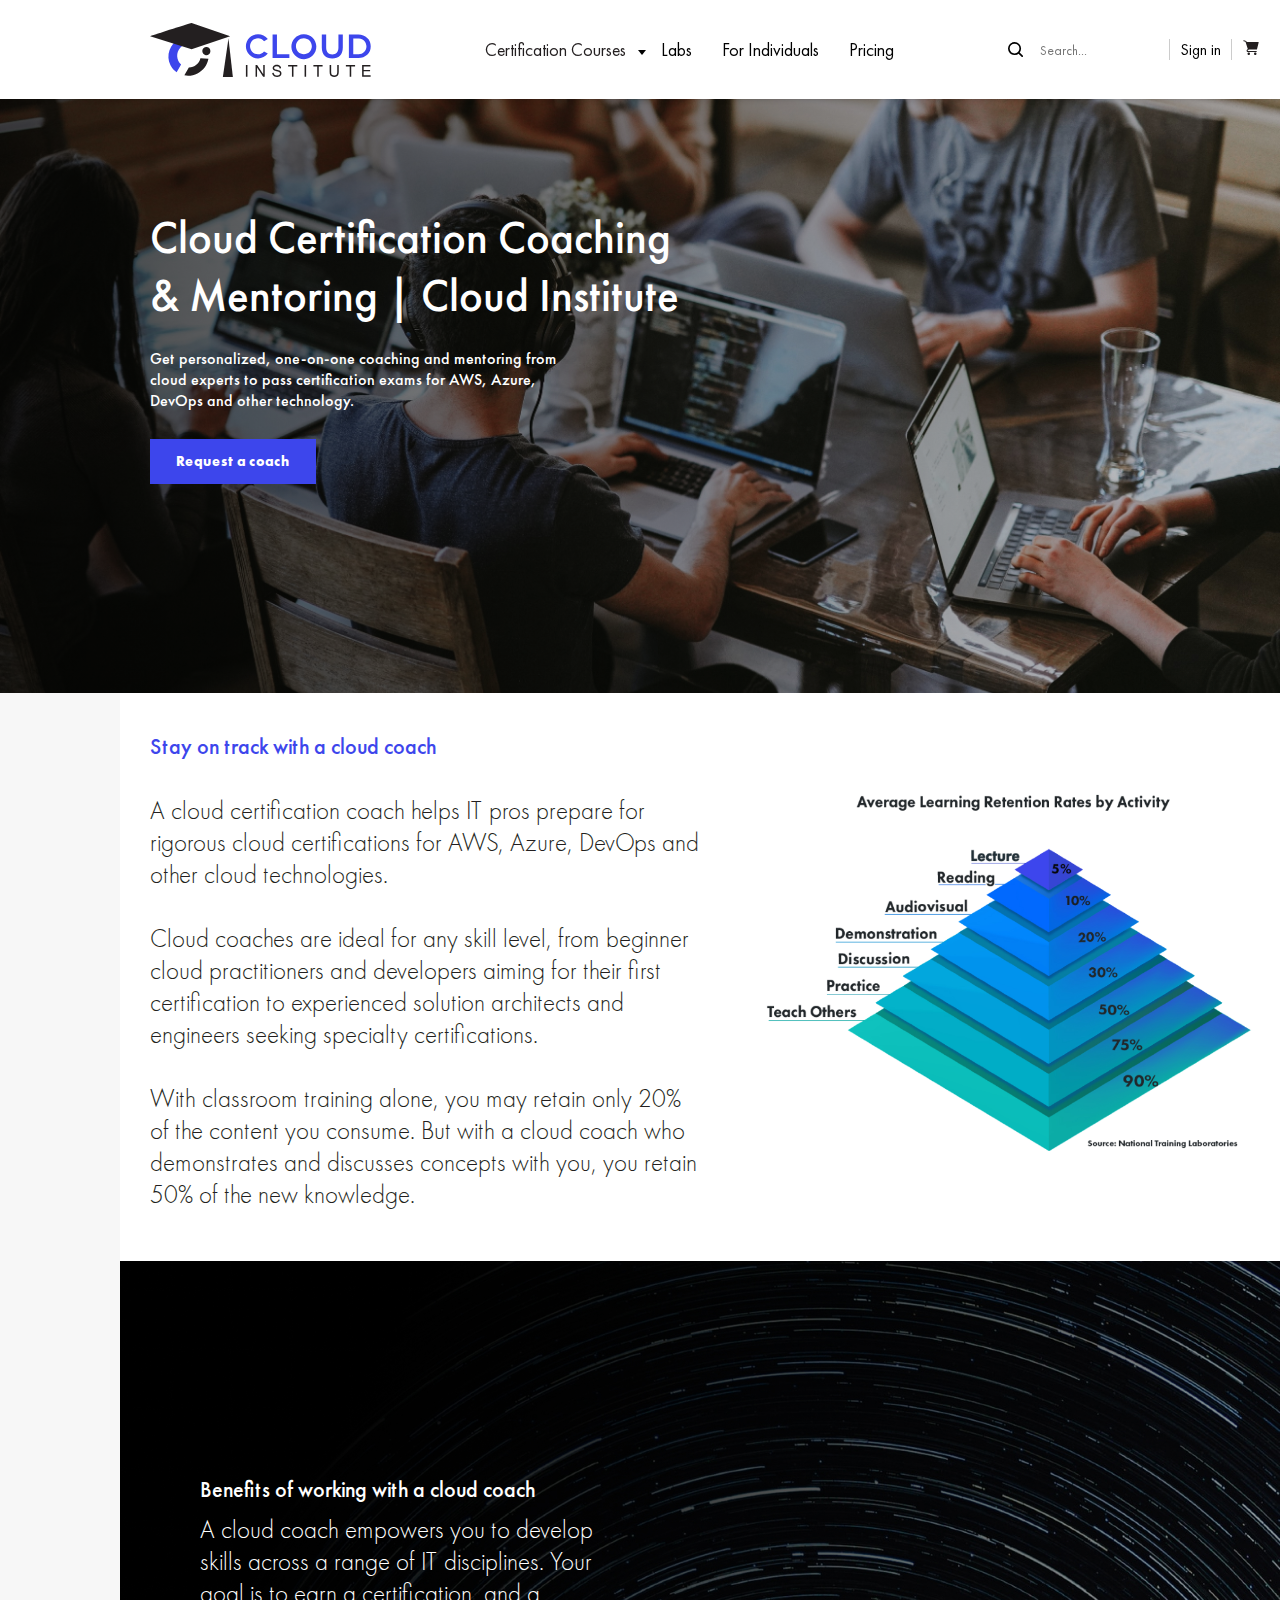
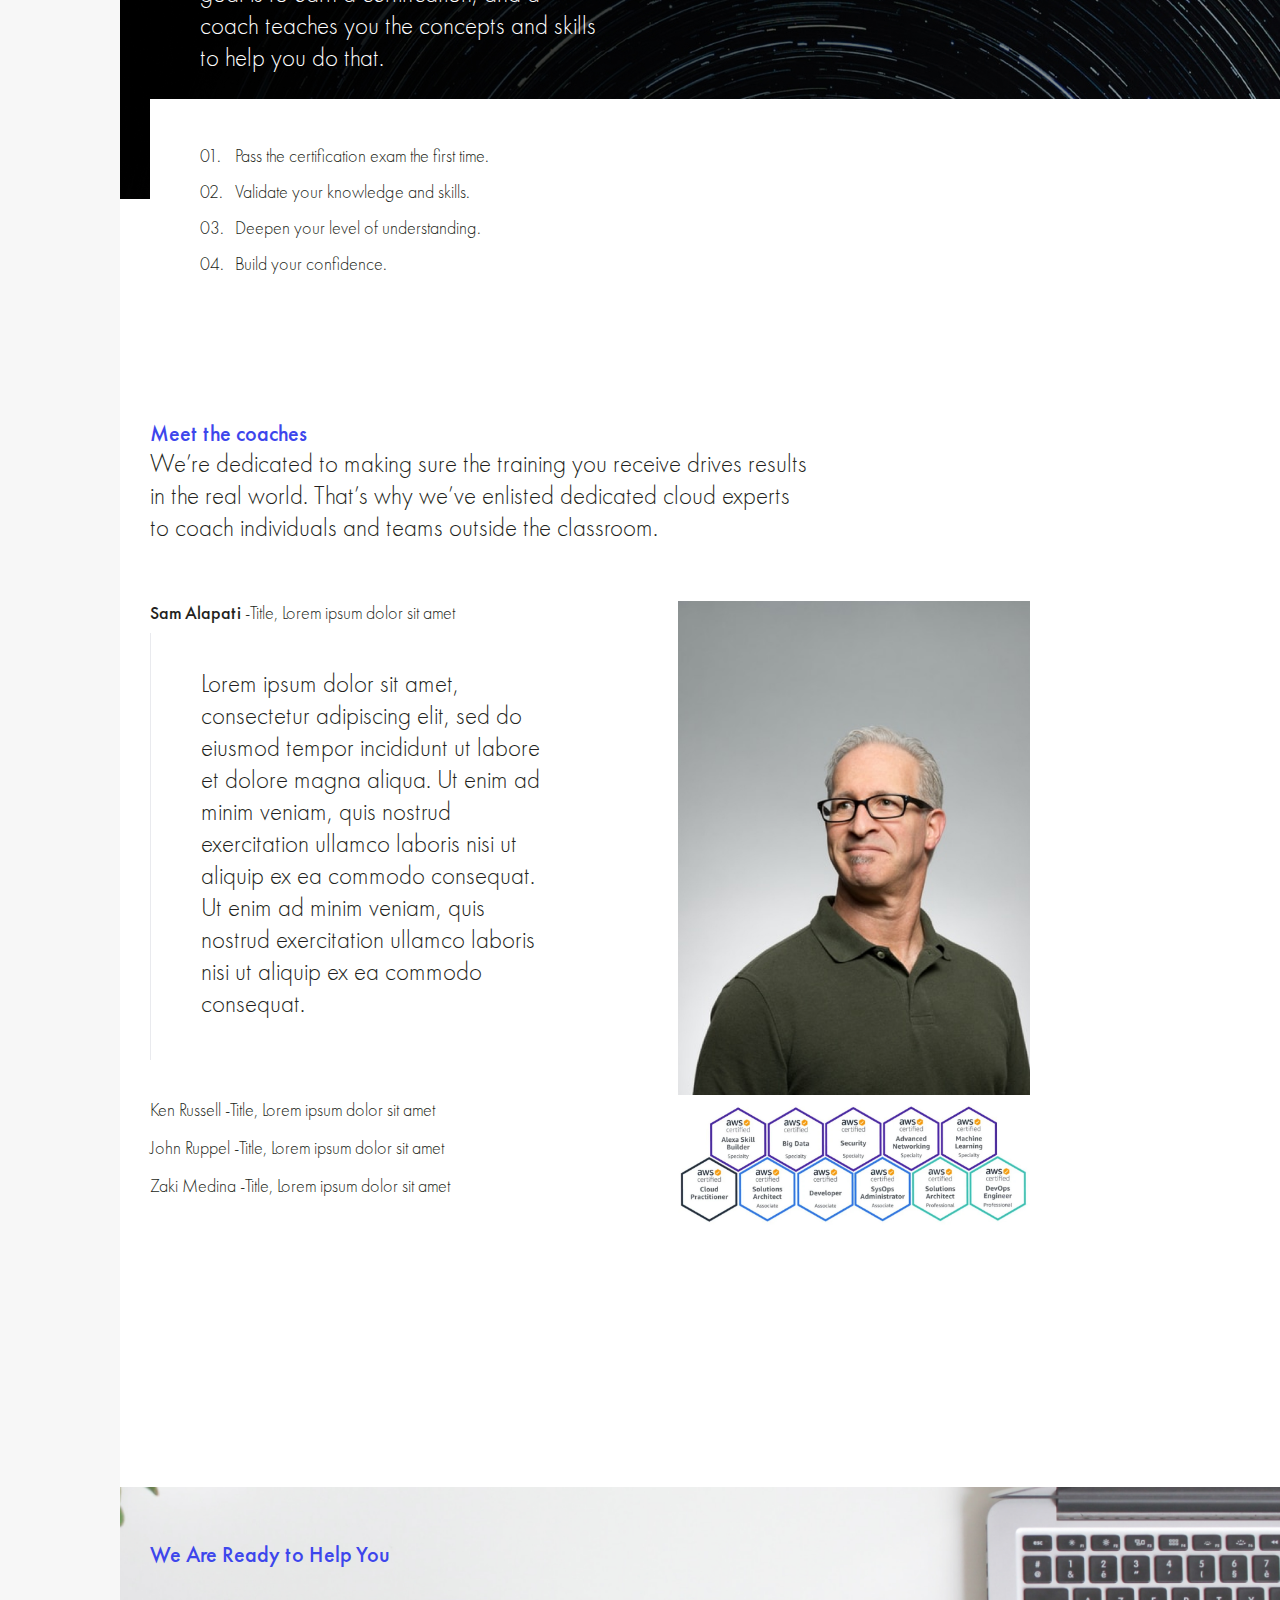
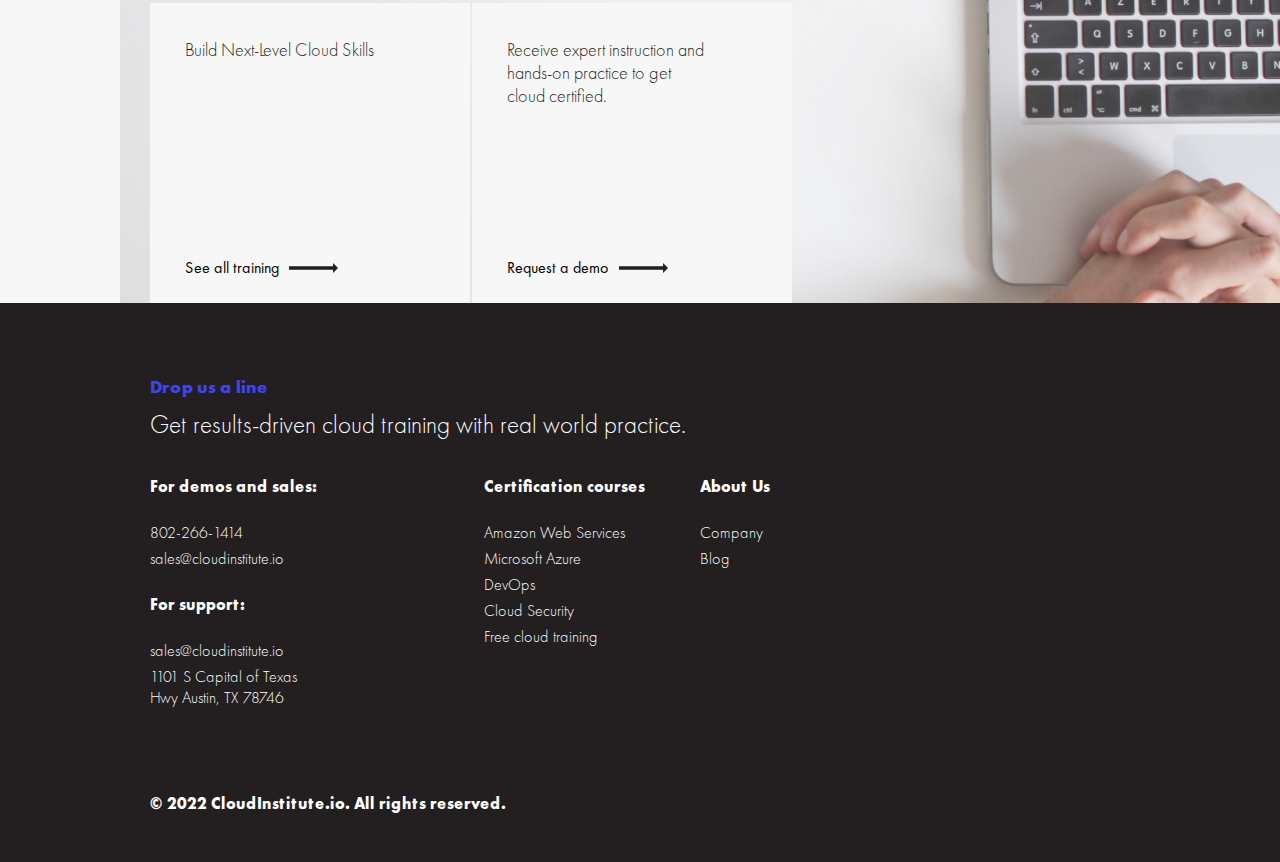
<file: coaching.html>
<!DOCTYPE html>
<html lang="en">

<head>
  <meta charset="UTF-8">
  <meta http-equiv="X-UA-Compatible" content="IE=edge">
  <meta name="viewport" content="width=device-width, initial-scale=1.0">
  <link rel="stylesheet" href="https://unpkg.com/swiper@8/swiper-bundle.min.css" />
  <link rel="stylesheet" href="css/styles.css">
  <title>Cloud_institute</title>
</head>

<body>

  <header class="header coaching_header header_left">
    <div class="container ">
      <div class="header__row">
        <div class="header__item">
          <a href=""><img src="img/icon/header-logo.svg" alt="" class="header__logo"></a>
        </div>
        <div class="header__item">
          <nav class="menu__list">
            <ul>
              <li class="sub_menu"><span>Certification Courses</span>
                <ul class="sublist">
                  <li><a href="">For Individuals</a></li>
                  <li><a href="">For Individuals</a></li>
                  <li><a href="">For Individuals</a></li>
                </ul>
              </li>
              <li><a href="">Labs</a></li>
              <li><a href="">For Individuals</a></li>
              <li><a href="">Pricing</a></li>
            </ul>
          </nav>
        </div>
        <div class="header__item">
          <div class="subitem">
            <form action="" class="search">
              <input type="text" placeholder="Search...">
              <input type="submit">
            </form>
          </div>
          <div class="subitem">
            <a href="">Sign in</a>
          </div>
          <div class="subitem">
            <a href="" class="basket">
              <img src="img/icon/bascket.svg" alt="">
            </a>
          </div>
        </div>
      </div>
    </div>
    <nav class="burger_menu">
      <ul>
        <li class="sub_menu"><span>Certification Courses</span>
          <ul class="sublist">
            <li class="sub_menu__item"><a href="">For Individuals</a></li>
            <li class="sub_menu__item"><a href="">For Individuals</a></li>
            <li class="sub_menu__item"><a href="">For Individuals</a></li>
          </ul>
        </li>
        <li><a href="">Labs</a></li>
        <li><a href="">For Individuals</a></li>
        <li><a href="">Pricing</a></li>
      </ul>
      <div class="burger_subitem">
        <div class="subitem">
          <a href=""><svg width="16" height="16" viewBox="0 0 16 16" fill="none" xmlns="http://www.w3.org/2000/svg">
              <path
                d="M14.2222 0H1.77778C0.8 0 0 0.8 0 1.77778V14.2222C0 15.2 0.8 16 1.77778 16H14.2222C15.2 16 16 15.2 16 14.2222V1.77778C16 0.8 15.2 0 14.2222 0ZM8 2.66667C9.71556 2.66667 11.1111 4.06222 11.1111 5.77778C11.1111 7.49333 9.71556 8.88889 8 8.88889C6.28444 8.88889 4.88889 7.49333 4.88889 5.77778C4.88889 4.06222 6.28444 2.66667 8 2.66667ZM14.2222 14.2222H1.77778V14.0178C1.77778 13.4667 2.02667 12.9511 2.45333 12.6133C3.97333 11.3956 5.90222 10.6667 8 10.6667C10.0978 10.6667 12.0267 11.3956 13.5467 12.6133C13.9733 12.9511 14.2222 13.4756 14.2222 14.0178V14.2222V14.2222Z"
                fill="#231F20" />
            </svg>Sign in</a>
        </div>
        <div class="subitem">
          <a href="" class="basket">
            <svg width="18" height="18" viewBox="0 0 18 18" fill="none" xmlns="http://www.w3.org/2000/svg">
              <path
                d="M6.75003 16C7.44039 16 8.00003 15.4404 8.00003 14.75C8.00003 14.0596 7.44039 13.5 6.75003 13.5C6.05967 13.5 5.50003 14.0596 5.50003 14.75C5.50003 15.4404 6.05967 16 6.75003 16Z"
                fill="#231F20" />
              <path
                d="M13.25 16C13.9404 16 14.5 15.4404 14.5 14.75C14.5 14.0596 13.9404 13.5 13.25 13.5C12.5597 13.5 12 14.0596 12 14.75C12 15.4404 12.5597 16 13.25 16Z"
                fill="#231F20" />
              <path
                d="M16.55 3.19501C16.5034 3.13451 16.4436 3.08547 16.3751 3.05167C16.3067 3.01787 16.2314 3.0002 16.155 3.00001H4.60499L4.37999 2.28501C4.35528 2.20824 4.31236 2.13859 4.2549 2.082C4.19743 2.02541 4.12713 1.98355 4.04999 1.96001L1.99999 1.33001C1.93696 1.31064 1.87073 1.30388 1.80508 1.3101C1.73943 1.31633 1.67565 1.33543 1.61738 1.3663C1.4997 1.42866 1.41161 1.53521 1.37249 1.66251C1.33337 1.78982 1.34643 1.92745 1.40878 2.04513C1.47114 2.16281 1.57769 2.25089 1.70499 2.29001L3.49999 2.84001L5.78999 10.075L4.97499 10.745L4.90999 10.81C4.70844 11.0434 4.59425 11.3396 4.58696 11.6478C4.57966 11.9561 4.67971 12.2574 4.86999 12.5C5.00627 12.6657 5.17945 12.7973 5.37566 12.8841C5.57188 12.9709 5.78569 13.0106 5.99999 13H14.345C14.4776 13 14.6048 12.9473 14.6985 12.8536C14.7923 12.7598 14.845 12.6326 14.845 12.5C14.845 12.3674 14.7923 12.2402 14.6985 12.1465C14.6048 12.0527 14.4776 12 14.345 12H5.91999C5.86242 11.998 5.80632 11.9813 5.75712 11.9513C5.70793 11.9213 5.66729 11.8792 5.63914 11.8289C5.61099 11.7786 5.59628 11.722 5.59643 11.6643C5.59658 11.6067 5.61159 11.5501 5.63999 11.5L6.84499 10.5H14.56C14.6742 10.5033 14.7861 10.4674 14.8771 10.3983C14.9681 10.3292 15.0326 10.231 15.06 10.12L16.66 3.62001C16.6752 3.54547 16.6732 3.46844 16.6541 3.39479C16.6351 3.32115 16.5995 3.25282 16.55 3.19501V3.19501Z"
                fill="#231F20" />
            </svg>
          </a>
        </div>
      </div>
      <form action="" class="search">
        <input type="text" placeholder="Search...">
        <input type="submit">
      </form>
    </nav>
    <div class="menu_icon">
      <span></span>
    </div>
  </header>
  <main>
    <section id="scroll_screen" class="first_screen coaching_firstscreen blog__first_screen"
      style="background: url('img/pictures/coaching-main.jpg') 50% 50% / cover no-repeat;">
      <div class=" container">
        <h1>Cloud Certification Coaching & Mentoring | Cloud Institute </h1>
        <p>Get personalized, one-on-one coaching and mentoring from cloud experts to pass certification exams for AWS,
          Azure, DevOps and other technology.</p>
        <a href="" class="blue_button">Request a coach</a>
      </div>
    </section>
    <div class="wrapper coaching_wrapper">
      <a href="" class="fixed_logo">
        <svg width="62" height="40" viewBox="0 0 62 40" fill="none" xmlns="http://www.w3.org/2000/svg">
          <path
            d="M37.227 26.1223C36.3265 30.1366 32.7517 32.9701 28.6566 32.9172L25.3254 38.7135C28.6273 39.3127 32.0344 38.8055 35.0205 37.2703C39.2873 35.1261 42.2968 31.0863 43.1446 26.371L37.2289 26.1223H37.227Z"
            fill="#231F20" />
          <path
            d="M19.6279 36.3754L22.9181 30.6575C19.3531 27.4265 19.0705 21.9024 22.2866 18.3209C24.7094 15.6225 28.5434 14.7139 31.9135 16.0377L35.1802 11.0971C30.9506 9.1272 26.0543 9.23098 21.9123 11.3811C14.5309 15.1486 11.4395 23.9958 15.0727 31.1686C16.1331 33.26 17.7002 35.0517 19.6279 36.3794V36.3754Z"
            fill="#3D46EC" />
          <path d="M30.6875 0C27.9977 0.538503 0 9.73417 0 9.73417L30.6875 19.4683L59.2193 9.73417L30.6875 0Z"
            fill="#231F20" />
          <path d="M57.9698 11.5613L53.8025 40.0001H61.219L57.9698 11.5613Z" fill="#231F20" />
          <path
            d="M44.5719 21.2552C44.8149 19.6044 43.6798 18.0683 42.0366 17.8243C40.3934 17.5802 38.8644 18.7206 38.6215 20.3714C38.3786 22.0221 39.5137 23.5582 41.1568 23.8023C42.8 24.0463 44.329 22.906 44.5719 21.2552Z"
            fill="#231F20" />
        </svg>
      </a>
      <section class="coacing_stay">
        <div class="container">
          <div class="coacing_stay__row">
            <div class="coaching_stay__item coaching_stay__text">
              <h3 class="subtitle">Stay on track with a cloud coach</h3>
              <p>
                A cloud certification coach helps IT pros prepare for rigorous cloud certifications for AWS, Azure,
                DevOps and other cloud technologies.
                <br><br>
                Cloud coaches are ideal for any skill level, from beginner cloud practitioners and developers aiming for
                their first certification to experienced solution architects and engineers seeking specialty
                certifications.
                <br><br>
                With classroom training alone, you may retain only 20% of the content you consume. But with a cloud
                coach who demonstrates and discusses concepts with you, you retain 50% of the new knowledge.
              </p>
            </div>
            <div class="coaching_stay__item coaching_stay__img">
              <img src="img/pictures/tetra-img.jpg" alt="">
            </div>
          </div>
        </div>
      </section>
      <section class="why coaching_why" style="background: url('img/pictures/why-bg.jpg') 100% 0 / cover no-repeat;">
        <div class="container">
          <h3>Benefits of working with a cloud coach</h3>
          <p>A cloud coach empowers you to develop skills across a range of IT disciplines. Your goal is to earn a
            certification, and a coach teaches you the concepts and skills to help you do that. </p>
        </div>
      </section>
      <section class="reasons coaching_reasons">
        <div class="container">
          <ol class="reasons__hover_list">
            <li>
              <h3>Pass the certification exam the first time.</h3>
              <p><span>Be better prepared to pass rigorous cloud certification exams on your first try by talking
                  through topics and scenarios with a coach who is an expert on the topic. 
                </span>
              </p>
            </li>
            <li>
              <h3>Validate your knowledge and skills.</h3>
              <p>Curriculum is designed by real cloud professionals who are active practitioners in their fields.</p>
            </li>
            <li>
              <h3>Deepen your level of understanding.</h3>
              <p>Curriculum is designed by real cloud professionals who are active practitioners in their fields.</p>
            </li>
            <li>
              <h3>Build your confidence.</h3>
              <p>Curriculum is designed by real cloud professionals who are active practitioners in their fields.</p>
            </li>
          </ol>
          <ol class="reasons__mobile_list">
            <li class="reasons__mobile_item _active">
              <h3>Learn from active experts</h3>
              <p><span>Curriculum is designed by real cloud professionals who are active practitioners in their fields.
                  </spa>
              </p>
            </li>
            <li class="reasons__mobile_item">
              <h3>A choice of delivery models</h3>
              <p>Curriculum is designed by real cloud professionals who are active practitioners in their fields.</p>
            </li>
            <li class="reasons__mobile_item">
              <h3>Immersive hands-on training</h3>
              <p>Curriculum is designed by real cloud professionals who are active practitioners in their fields.</p>
            </li>
            <li class="reasons__mobile_item">
              <h3>Flexible course offerings</h3>
              <p>Curriculum is designed by real cloud professionals who are active practitioners in their fields.</p>
            </li>
          </ol>

        </div>
      </section>
      <section class="coach">
        <div class="container">
          <h3 class="subtitle">Meet the coaches</h3>
          <p>We’re dedicated to making sure the training you receive drives results in the real world. That’s why we’ve
            enlisted dedicated cloud experts to coach individuals and teams outside the classroom.</p>
          <ul class="coach__hover_list">
            <li class="coach__hover_item _active">
              <h4><span>Sam Alapati</span> -Title, Lorem ipsum dolor sit amet</h4>
              <p>Lorem ipsum dolor sit amet, consectetur adipiscing elit, sed do eiusmod
                tempor incididunt ut labore et
                dolore magna aliqua. Ut enim ad minim veniam, quis nostrud exercitation ullamco laboris nisi ut aliquip
                ex ea commodo consequat.
                Ut enim ad minim veniam, quis nostrud exercitation ullamco laboris nisi ut aliquip
                ex ea commodo consequat.
              </p>
              <div class="img_container"><img src="img/pictures/coach-img1.jpg" alt=""><img
                  src="img/pictures/coach-img2.jpg" alt=""></div>
            </li>
            <li class="coach__hover_item">
              <h4><span>Ken Russell</span> -Title, Lorem ipsum dolor sit amet</h4>
              <p>Lorem ipsum dolor sit amet, consectetur adipiscing elit, sed do eiusmod tempor incididunt ut labore et
                dolore magna aliqua. Ut enim ad minim veniam, quis nostrud exercitation ullamco laboris nisi ut aliquip
                ex ea commodo consequat.</p>
              <div class="img_container"><img src="img/pictures/coach-img1.jpg" alt=""><img
                  src="img/pictures/coach-img2.jpg" alt=""></div>
            </li>
            <li class="coach__hover_item">
              <h4><span>John Ruppel</span> -Title, Lorem ipsum dolor sit amet</h4>
              <p>Lorem ipsum dolor sit amet, consectetur adipiscing elit, sed do eiusmod tempor incididunt ut labore et
                dolore magna aliqua. Ut enim ad minim veniam, quis nostrud exercitation ullamco laboris nisi ut aliquip
                ex ea commodo consequat.</p>
              <div class="img_container"><img src="img/pictures/coach-img1.jpg" alt=""><img
                  src="img/pictures/coach-img2.jpg" alt=""></div>
            </li>
            <li class="coach__hover_item">
              <h4><span>Zaki Medina</span> -Title, Lorem ipsum dolor sit amet</h4>
              <p>Lorem ipsum dolor sit amet, consectetur adipiscing elit, sed do eiusmod tempor incididunt ut labore et
                dolore magna aliqua. Ut enim ad minim veniam, quis nostrud exercitation ullamco laboris nisi ut aliquip
                ex ea commodo consequat.</p>
              <div class="img_container"><img src="img/pictures/coach-img1.jpg" alt=""><img
                  src="img/pictures/coach-img2.jpg" alt=""></div>
            </li>
          </ul>
        </div>
      </section>
      <section class="help help_coaching">
        <div class="container">
          <h2 class="subtitle">We Are Ready to Help You</h2>
          <div class="help__row">
            <div class="help__item">
              <p>Build Next-Level Cloud Skills</p>
              <a href="">See all training<svg width="49" height="10" viewBox="0 0 49 10" fill="none"
                  xmlns="http://www.w3.org/2000/svg">
                  <path
                    d="M-1.45705e-07 6.66667L-2.91409e-07 3.33333L44.0345 3.33333L44.0345 -1.92481e-06L49 5L44.0345 10L44.0345 6.66666L-1.45705e-07 6.66667Z"
                    fill="#231F20" />
                </svg></a>
              <a href="" class="help__link"></a>
            </div>
            <div class="help__item">
              <p>Receive expert instruction and hands-on practice to get cloud certified.</p>
              <a href="">Request a demo<svg width="49" height="10" viewBox="0 0 49 10" fill="none"
                  xmlns="http://www.w3.org/2000/svg">
                  <path
                    d="M-1.45705e-07 6.66667L-2.91409e-07 3.33333L44.0345 3.33333L44.0345 -1.92481e-06L49 5L44.0345 10L44.0345 6.66666L-1.45705e-07 6.66667Z"
                    fill="#231F20" />
                </svg></a>
              <a href="" class="help__link"></a>
            </div>
          </div>
        </div>
      </section>
    </div>
  </main>
  <footer>
    <div class="container">
      <h2 class="subtitle">Drop us a line</h2>
      <p>Get results-driven cloud training with real world practice.</p>
      <div class="footer__row">
        <div class="footer__item">
          <h3>For demos and sales:
          </h3>
          <a href="tel:8022661414">802-266-1414</a>
          <a href="mailto:sales@cloudinstitute.io">sales@cloudinstitute.io</a>
          <h3>For support:
          </h3>
          <a href="mailto:sales@cloudinstitute.io">sales@cloudinstitute.io</a>
          <span>1101 S Capital of Texas <br> Hwy Austin, TX 78746</span>
        </div>

        <div class="footer__item">
          <h3>Certification courses</h3>
          <ul>
            <li><a href="">Amazon Web Services</a></li>
            <li><a href="">Microsoft Azure</a></li>
            <li><a href="">DevOps</a></li>
            <li><a href="">Cloud Security</a></li>
            <li><a href="">Free cloud training</a></li>
          </ul>
        </div>
        <div class="footer__item">
          <h3>About Us</h3>
          <ul>
            <li><a href="">Company</a></li>
            <li><a href="blog.html">Blog</a></li>
          </ul>
        </div>
      </div>
      <span class="copirate">© 2022 CloudInstitute.io. All rights reserved.</span>
    </div>
  </footer>

  <!-- <script src="https://ajax.googleapis.com/ajax/libs/jquery/3.6.0/jquery.min.js"></script> -->
  <script src="js/swiper.js"></script>
  <script src="js/scripts.js"></script>

</body>

</html>
</file>
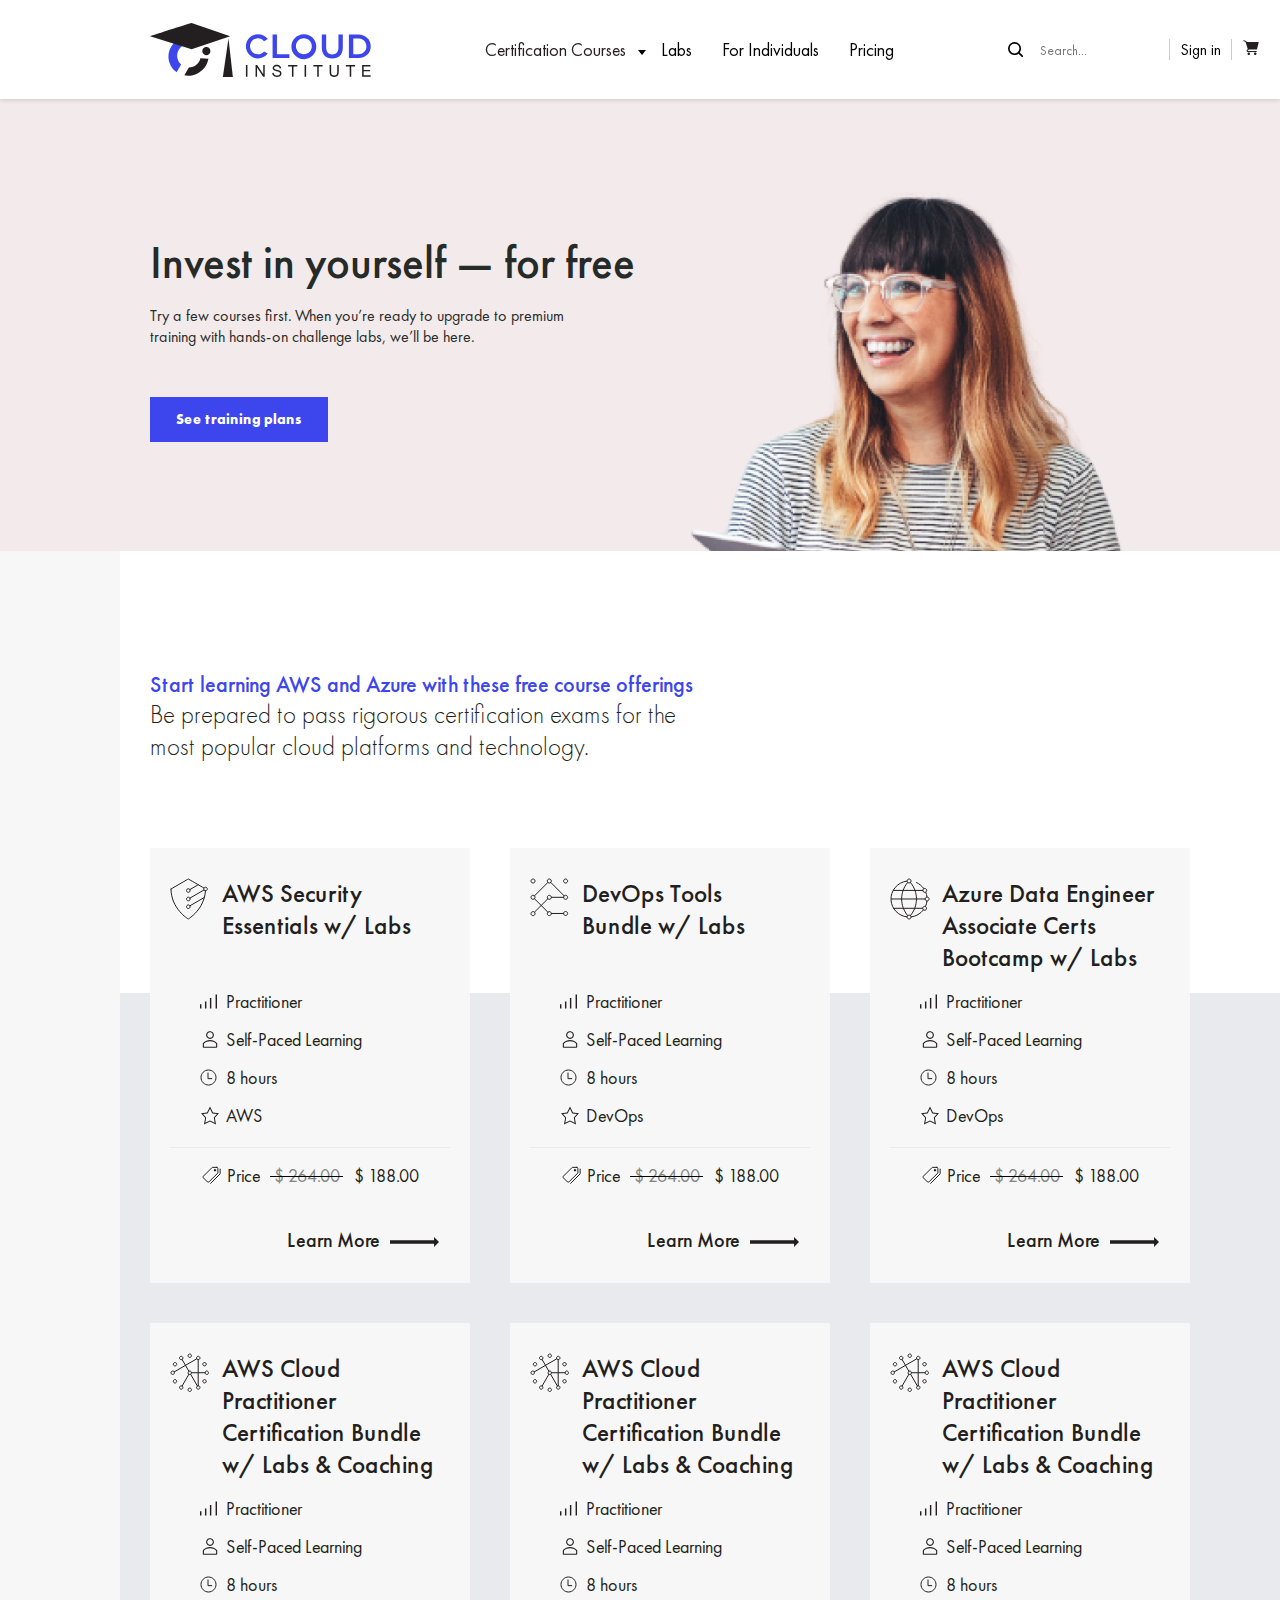
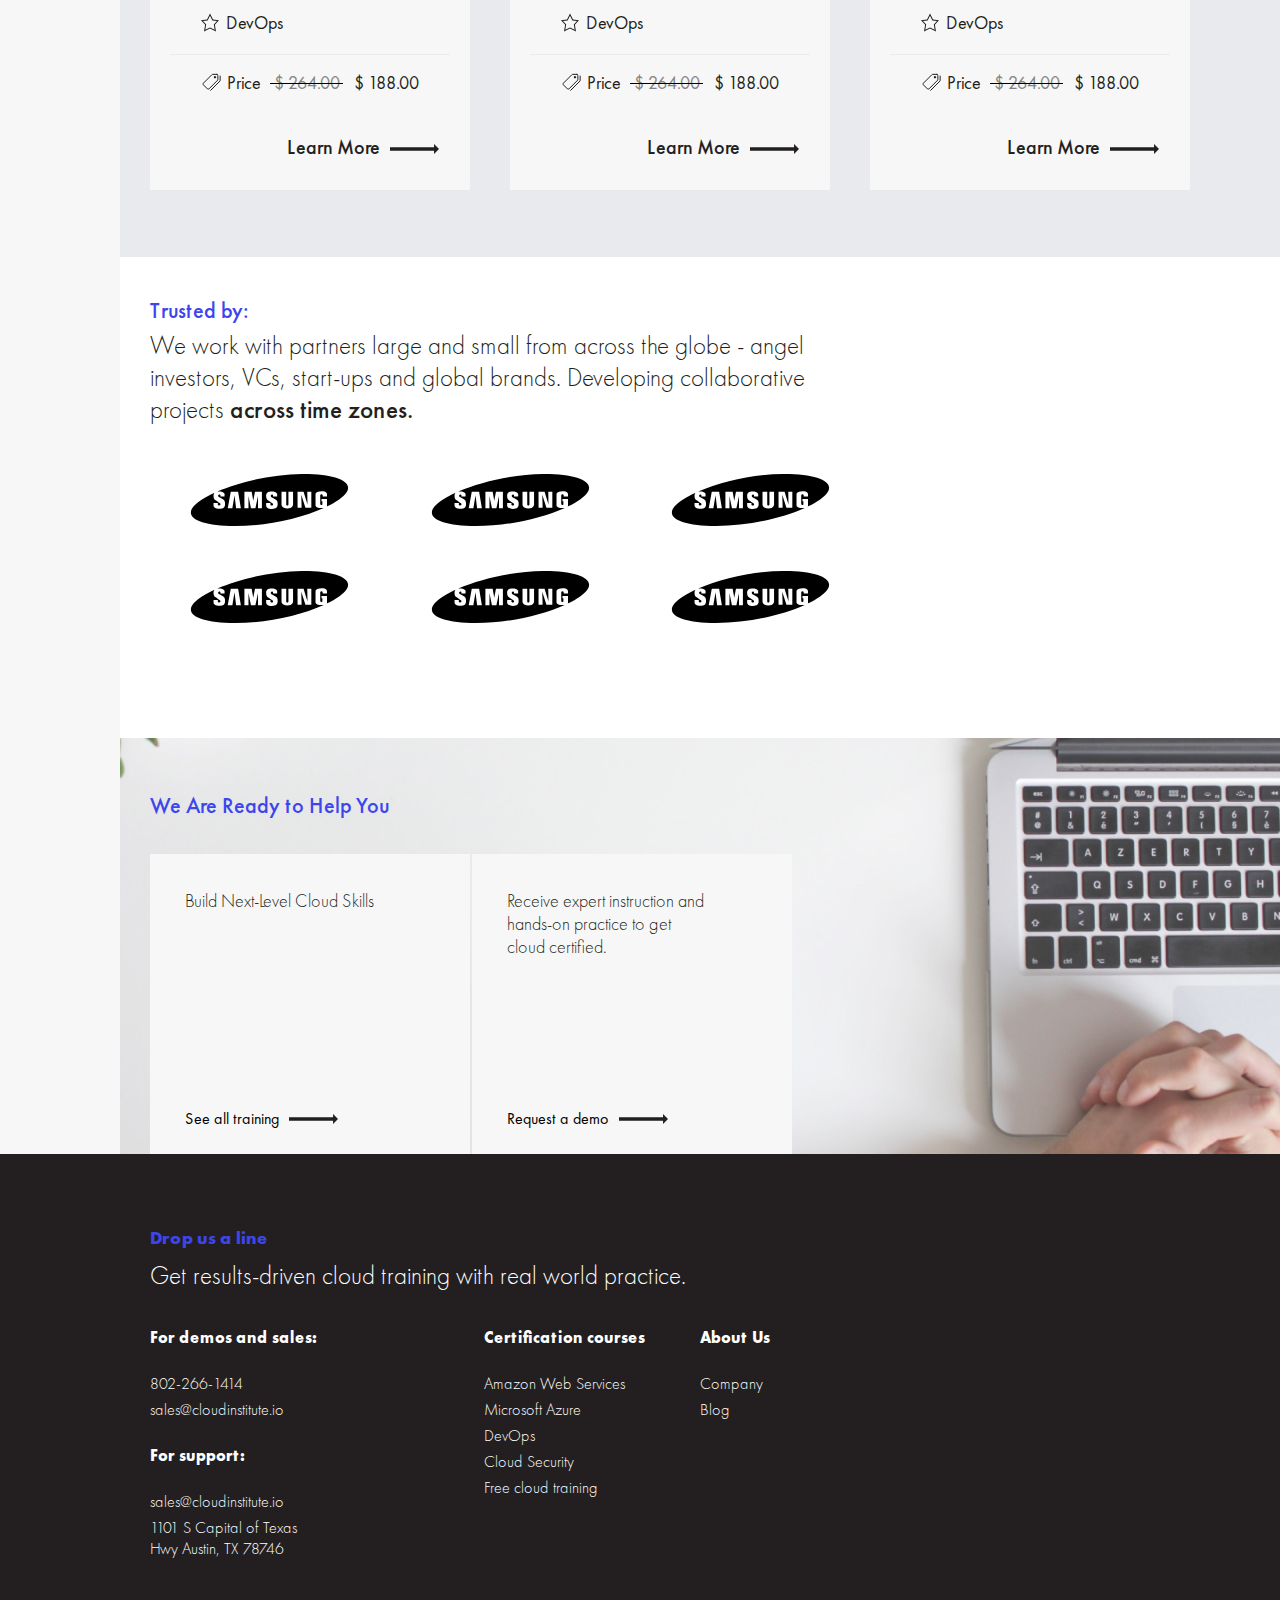
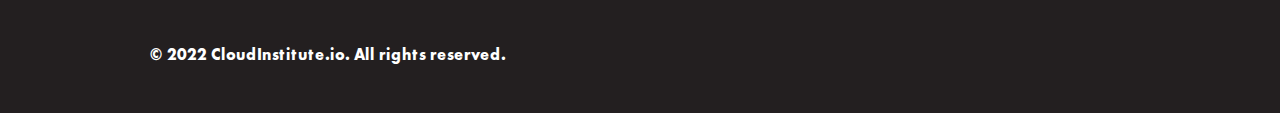
<file: free.html>
<!DOCTYPE html>
<html lang="en">

<head>
  <meta charset="UTF-8">
  <meta http-equiv="X-UA-Compatible" content="IE=edge">
  <meta name="viewport" content="width=device-width, initial-scale=1.0">
  <link rel="stylesheet" href="https://unpkg.com/swiper@8/swiper-bundle.min.css" />
  <link rel="stylesheet" href="css/styles.css">
  <title>Cloud_institute</title>
</head>

<body class="free_body">

  <header class="header free_header header_left">
    <div class="container ">
      <div class="header__row">
        <div class="header__item">
          <a href=""><img src="img/icon/header-logo.svg" alt="" class="header__logo"></a>
        </div>
        <div class="header__item">
          <nav class="menu__list">
            <ul>
              <li class="sub_menu"><span>Certification Courses</span>
                <ul class="sublist">
                  <li><a href="">For Individuals</a></li>
                  <li><a href="">For Individuals</a></li>
                  <li><a href="">For Individuals</a></li>
                </ul>
              </li>
              <li><a href="">Labs</a></li>
              <li><a href="">For Individuals</a></li>
              <li><a href="">Pricing</a></li>
            </ul>
          </nav>
        </div>
        <div class="header__item">
          <div class="subitem">
            <form action="" class="search">
              <input type="text" placeholder="Search...">
              <input type="submit">
            </form>
          </div>
          <div class="subitem">
            <a href="">Sign in</a>
          </div>
          <div class="subitem">
            <a href="" class="basket">
              <img src="img/icon/bascket.svg" alt="">
            </a>
          </div>
        </div>
      </div>
    </div>
    <nav class="burger_menu">
      <ul>
        <li class="sub_menu"><span>Certification Courses</span>
          <ul class="sublist">
            <li class="sub_menu__item"><a href="">For Individuals</a></li>
            <li class="sub_menu__item"><a href="">For Individuals</a></li>
            <li class="sub_menu__item"><a href="">For Individuals</a></li>
          </ul>
        </li>
        <li><a href="">Labs</a></li>
        <li><a href="">For Individuals</a></li>
        <li><a href="">Pricing</a></li>
      </ul>
      <div class="burger_subitem">
        <div class="subitem">
          <a href=""><svg width="16" height="16" viewBox="0 0 16 16" fill="none" xmlns="http://www.w3.org/2000/svg">
              <path
                d="M14.2222 0H1.77778C0.8 0 0 0.8 0 1.77778V14.2222C0 15.2 0.8 16 1.77778 16H14.2222C15.2 16 16 15.2 16 14.2222V1.77778C16 0.8 15.2 0 14.2222 0ZM8 2.66667C9.71556 2.66667 11.1111 4.06222 11.1111 5.77778C11.1111 7.49333 9.71556 8.88889 8 8.88889C6.28444 8.88889 4.88889 7.49333 4.88889 5.77778C4.88889 4.06222 6.28444 2.66667 8 2.66667ZM14.2222 14.2222H1.77778V14.0178C1.77778 13.4667 2.02667 12.9511 2.45333 12.6133C3.97333 11.3956 5.90222 10.6667 8 10.6667C10.0978 10.6667 12.0267 11.3956 13.5467 12.6133C13.9733 12.9511 14.2222 13.4756 14.2222 14.0178V14.2222V14.2222Z"
                fill="#231F20" />
            </svg>Sign in</a>
        </div>
        <div class="subitem">
          <a href="" class="basket">
            <svg width="18" height="18" viewBox="0 0 18 18" fill="none" xmlns="http://www.w3.org/2000/svg">
              <path
                d="M6.75003 16C7.44039 16 8.00003 15.4404 8.00003 14.75C8.00003 14.0596 7.44039 13.5 6.75003 13.5C6.05967 13.5 5.50003 14.0596 5.50003 14.75C5.50003 15.4404 6.05967 16 6.75003 16Z"
                fill="#231F20" />
              <path
                d="M13.25 16C13.9404 16 14.5 15.4404 14.5 14.75C14.5 14.0596 13.9404 13.5 13.25 13.5C12.5597 13.5 12 14.0596 12 14.75C12 15.4404 12.5597 16 13.25 16Z"
                fill="#231F20" />
              <path
                d="M16.55 3.19501C16.5034 3.13451 16.4436 3.08547 16.3751 3.05167C16.3067 3.01787 16.2314 3.0002 16.155 3.00001H4.60499L4.37999 2.28501C4.35528 2.20824 4.31236 2.13859 4.2549 2.082C4.19743 2.02541 4.12713 1.98355 4.04999 1.96001L1.99999 1.33001C1.93696 1.31064 1.87073 1.30388 1.80508 1.3101C1.73943 1.31633 1.67565 1.33543 1.61738 1.3663C1.4997 1.42866 1.41161 1.53521 1.37249 1.66251C1.33337 1.78982 1.34643 1.92745 1.40878 2.04513C1.47114 2.16281 1.57769 2.25089 1.70499 2.29001L3.49999 2.84001L5.78999 10.075L4.97499 10.745L4.90999 10.81C4.70844 11.0434 4.59425 11.3396 4.58696 11.6478C4.57966 11.9561 4.67971 12.2574 4.86999 12.5C5.00627 12.6657 5.17945 12.7973 5.37566 12.8841C5.57188 12.9709 5.78569 13.0106 5.99999 13H14.345C14.4776 13 14.6048 12.9473 14.6985 12.8536C14.7923 12.7598 14.845 12.6326 14.845 12.5C14.845 12.3674 14.7923 12.2402 14.6985 12.1465C14.6048 12.0527 14.4776 12 14.345 12H5.91999C5.86242 11.998 5.80632 11.9813 5.75712 11.9513C5.70793 11.9213 5.66729 11.8792 5.63914 11.8289C5.61099 11.7786 5.59628 11.722 5.59643 11.6643C5.59658 11.6067 5.61159 11.5501 5.63999 11.5L6.84499 10.5H14.56C14.6742 10.5033 14.7861 10.4674 14.8771 10.3983C14.9681 10.3292 15.0326 10.231 15.06 10.12L16.66 3.62001C16.6752 3.54547 16.6732 3.46844 16.6541 3.39479C16.6351 3.32115 16.5995 3.25282 16.55 3.19501V3.19501Z"
                fill="#231F20" />
            </svg>
          </a>
        </div>
      </div>
      <form action="" class="search">
        <input type="text" placeholder="Search...">
        <input type="submit">
      </form>
    </nav>
    <div class="menu_icon">
      <span></span>
    </div>
  </header>
  <main>
    <section id="scroll_screen" class="first_screen free_firstscreen blog__first_screen">
      <div class=" container">
        <h1>Invest in yourself — for free</h1>
        <p>Try a few courses first. When you’re ready to upgrade to premium training with hands-on challenge labs, we’ll
          be here.</p>
        <a href="" class="blue_button">See training plans</a>
        <img src="img/pictures/free-main.png" alt="">
      </div>
    </section>
    <div class="wrapper coaching_wrapper">
      <a href="" class="fixed_logo">
        <svg width="62" height="40" viewBox="0 0 62 40" fill="none" xmlns="http://www.w3.org/2000/svg">
          <path
            d="M37.227 26.1223C36.3265 30.1366 32.7517 32.9701 28.6566 32.9172L25.3254 38.7135C28.6273 39.3127 32.0344 38.8055 35.0205 37.2703C39.2873 35.1261 42.2968 31.0863 43.1446 26.371L37.2289 26.1223H37.227Z"
            fill="#231F20" />
          <path
            d="M19.6279 36.3754L22.9181 30.6575C19.3531 27.4265 19.0705 21.9024 22.2866 18.3209C24.7094 15.6225 28.5434 14.7139 31.9135 16.0377L35.1802 11.0971C30.9506 9.1272 26.0543 9.23098 21.9123 11.3811C14.5309 15.1486 11.4395 23.9958 15.0727 31.1686C16.1331 33.26 17.7002 35.0517 19.6279 36.3794V36.3754Z"
            fill="#3D46EC" />
          <path d="M30.6875 0C27.9977 0.538503 0 9.73417 0 9.73417L30.6875 19.4683L59.2193 9.73417L30.6875 0Z"
            fill="#231F20" />
          <path d="M57.9698 11.5613L53.8025 40.0001H61.219L57.9698 11.5613Z" fill="#231F20" />
          <path
            d="M44.5719 21.2552C44.8149 19.6044 43.6798 18.0683 42.0366 17.8243C40.3934 17.5802 38.8644 18.7206 38.6215 20.3714C38.3786 22.0221 39.5137 23.5582 41.1568 23.8023C42.8 24.0463 44.329 22.906 44.5719 21.2552Z"
            fill="#231F20" />
        </svg>
      </a>
      <section class="free_info">
        <div class="container">
          <h2 class="subtitle">Start learning AWS and Azure with these free course offerings</h2>
          <p>
            Be prepared to pass rigorous certification exams for the most popular cloud platforms and technology.
          </p>
        </div>
      </section>
      <section class="free_sertified">
        <div class="container">
          <div class="free_sertified__row">
            <div class="free_sertified__item">
              <a href="" class="sertified__link"></a>
              <div class="slide_container">
                <img src="img/pictures/hover-background.jpg" alt="" class="hover_backghound">
                <div class="title__container">
                  <svg width="38" height="42" viewBox="0 0 38 42" fill="none" xmlns="http://www.w3.org/2000/svg">
                    <path d="M33.9824 12.0055L19.8967 20.1016" stroke="#231F20" stroke-linecap="round"
                      stroke-linejoin="round" />
                    <path d="M34.2197 19.5173L19.889 27.8201" stroke="#231F20" stroke-linecap="round"
                      stroke-linejoin="round" />
                    <path d="M28.2333 6.75644L19.8804 11.5925" stroke="#231F20" stroke-linecap="round"
                      stroke-linejoin="round" />
                    <path fill-rule="evenodd" clip-rule="evenodd"
                      d="M18.3233 22.8185C17.3208 22.8185 16.5073 22.0038 16.5073 20.9998C16.5073 19.9957 17.3208 19.1824 18.3233 19.1824C19.3258 19.1824 20.1393 19.9957 20.1393 20.9998C20.1393 22.0038 19.3258 22.8185 18.3233 22.8185Z"
                      stroke="#231F20" />
                    <path d="M35.4461 12.8183C34.4436 31.4932 18.245 41 18.245 41C18.245 41 1 30.8759 1 10.9996"
                      stroke="#231F20" stroke-linecap="round" stroke-linejoin="round" />
                    <path
                      d="M1.00061 11.0001C4.76302 8.82677 18.2443 1 18.2443 1C18.2443 1 30.1812 7.74676 33.9436 10.0655"
                      stroke="#231F20" stroke-linecap="round" stroke-linejoin="round" />
                    <path fill-rule="evenodd" clip-rule="evenodd"
                      d="M35.4947 9.18182C36.4972 9.18182 37.3106 9.9965 37.3106 11.0005C37.3106 12.0045 36.4972 12.8179 35.4947 12.8179C34.4922 12.8179 33.6787 12.0045 33.6787 11.0005C33.6787 9.9965 34.4922 9.18182 35.4947 9.18182Z"
                      stroke="#231F20" />
                    <path fill-rule="evenodd" clip-rule="evenodd"
                      d="M18.3233 26.9094C19.3258 26.9094 20.1393 27.7241 20.1393 28.7281C20.1393 29.7321 19.3258 30.5455 18.3233 30.5455C17.3208 30.5455 16.5073 29.7321 16.5073 28.7281C16.5073 27.7241 17.3208 26.9094 18.3233 26.9094Z"
                      stroke="#231F20" />
                    <path fill-rule="evenodd" clip-rule="evenodd"
                      d="M18.3233 14.3335C17.3208 14.3335 16.5073 13.5188 16.5073 12.5148C16.5073 11.5108 17.3208 10.6974 18.3233 10.6974C19.3258 10.6974 20.1393 11.5108 20.1393 12.5148C20.1393 13.5188 19.3258 14.3335 18.3233 14.3335Z"
                      stroke="#231F20" />
                  </svg>
                  <h4>
                    AWS Security <br>Essentials w/ Labs
                  </h4>
                </div>
                <ul>
                  <li class="slide__item_1"><svg width="17" height="14" viewBox="0 0 17 14" fill="none"
                      xmlns="http://www.w3.org/2000/svg">
                      <path
                        d="M15.5833 0H17V14H15.5833V0ZM9.91667 3.5H11.3333V14H9.91667V3.5ZM4.95833 7H6.375V14H4.95833V7ZM0 9.8H1.41667V14H0V9.8Z"
                        fill="#231F20" />
                    </svg>Practitioner</li>
                  <li class="slide__item_2"><svg width="20" height="20" viewBox="0 0 20 20" fill="none"
                      xmlns="http://www.w3.org/2000/svg">
                      <path
                        d="M9.99997 9.44444C10.7691 9.44444 11.521 9.21636 12.1605 8.78904C12.8 8.36172 13.2985 7.75436 13.5928 7.04376C13.8872 6.33316 13.9642 5.55123 13.8141 4.79686C13.6641 4.04249 13.2937 3.34956 12.7498 2.80569C12.206 2.26182 11.513 1.89144 10.7587 1.74138C10.0043 1.59133 9.22236 1.66834 8.51176 1.96268C7.80116 2.25702 7.1938 2.75547 6.76648 3.395C6.33916 4.03452 6.11108 4.7864 6.11108 5.55555C6.11108 6.58694 6.52081 7.5761 7.25011 8.30541C7.97942 9.03472 8.96858 9.44444 9.99997 9.44444ZM9.99997 2.77777C10.5494 2.77777 11.0864 2.94068 11.5432 3.24591C12 3.55114 12.3561 3.98497 12.5663 4.49254C12.7765 5.00011 12.8316 5.55863 12.7244 6.09746C12.6172 6.6363 12.3526 7.13125 11.9642 7.51973C11.5757 7.90821 11.0807 8.17277 10.5419 8.27995C10.0031 8.38713 9.44454 8.33212 8.93696 8.12188C8.42939 7.91164 7.99556 7.5556 7.69034 7.0988C7.38511 6.64199 7.2222 6.10494 7.2222 5.55555C7.2222 4.81883 7.51485 4.1123 8.03579 3.59136C8.55672 3.07043 9.26326 2.77777 9.99997 2.77777Z"
                        fill="#231F20" />
                      <path
                        d="M16.9278 13.5389C16.0368 12.5973 14.9632 11.8472 13.7725 11.3346C12.5818 10.822 11.2991 10.5576 10.0028 10.5576C8.70643 10.5576 7.42371 10.822 6.23303 11.3346C5.04234 11.8472 3.96871 12.5973 3.07777 13.5389C2.88461 13.7452 2.77733 14.0174 2.77777 14.3V17.2222C2.77777 17.5169 2.89484 17.7995 3.10321 18.0079C3.31158 18.2163 3.5942 18.3334 3.88888 18.3334H16.1111C16.4058 18.3334 16.6884 18.2163 16.8968 18.0079C17.1052 17.7995 17.2222 17.5169 17.2222 17.2222V14.3C17.2242 14.0182 17.1189 13.7461 16.9278 13.5389ZM16.1111 17.2222H3.88888V14.2945C4.67623 13.4654 5.62404 12.8052 6.67464 12.3541C7.72523 11.9029 8.85664 11.6703 10 11.6703C11.1434 11.6703 12.2748 11.9029 13.3254 12.3541C14.3759 12.8052 15.3238 13.4654 16.1111 14.2945V17.2222Z"
                        fill="#231F20" />
                    </svg>Self-Paced Learning</li>
                  <li class="slide__item_3"><svg width="17" height="17" viewBox="0 0 17 17" fill="none"
                      xmlns="http://www.w3.org/2000/svg">
                      <path
                        d="M8.5 1C4.35938 1 1 4.35938 1 8.5C1 12.6406 4.35938 16 8.5 16C12.6406 16 16 12.6406 16 8.5C16 4.35938 12.6406 1 8.5 1Z"
                        stroke="#231F20" stroke-miterlimit="10" />
                      <path d="M8 4V9.625H11.75" stroke="#231F20" stroke-linecap="round" stroke-linejoin="round" />
                    </svg>8 hours</li>
                  <li class="slide__item_4"><svg width="20" height="20" viewBox="0 0 20 20" fill="none"
                      xmlns="http://www.w3.org/2000/svg">
                      <path
                        d="M10 1L7 7L1 7.75L5.13 12.37L4 19L10 16L16 19L14.88 12.37L19 7.75L13 7L10 1ZM10 3.24L12.34 7.93L16.99 8.51L13.81 12.07L14.68 17.22L10 14.88L5.32 17.22L6.19 12.07L3.01 8.51L7.66 7.93L10 3.24Z"
                        fill="#231F20" />
                    </svg>AWS</li>
                </ul>
                <div class="sertified__price">
                  <span><svg width="19" height="18" viewBox="0 0 19 18" fill="none" xmlns="http://www.w3.org/2000/svg">
                      <path
                        d="M14.8318 0.866701H10.4414C10.3049 0.866601 10.174 0.920529 10.0771 1.0167L1.3 9.79169C1.10786 9.98477 1 10.2461 1 10.5185C1 10.7909 1.10786 11.0522 1.3 11.2453L5.47857 15.4238C5.67171 15.616 5.93308 15.7239 6.20553 15.7239C6.47798 15.7239 6.73935 15.616 6.93249 15.4238L15.7071 6.65241C15.8033 6.55557 15.8572 6.4246 15.8571 6.28812V1.89527C15.8578 1.76028 15.8317 1.6265 15.7805 1.50162C15.7292 1.37674 15.6538 1.26323 15.5585 1.16763C15.4632 1.07203 15.3499 0.996223 15.2252 0.944576C15.1005 0.89293 14.9668 0.866464 14.8318 0.866701V0.866701Z"
                        stroke="#231F20" stroke-linecap="round" stroke-linejoin="round" />
                      <path
                        d="M13 4.86671C12.7739 4.86671 12.553 4.79968 12.365 4.6741C12.1771 4.54852 12.0306 4.37003 11.9441 4.1612C11.8576 3.95237 11.835 3.72258 11.8791 3.50089C11.9232 3.2792 12.032 3.07556 12.1919 2.91573C12.3517 2.7559 12.5553 2.64705 12.777 2.60295C12.9987 2.55886 13.2285 2.58149 13.4373 2.66799C13.6462 2.75449 13.8246 2.90097 13.9502 3.08891C14.0758 3.27686 14.1428 3.49781 14.1428 3.72385C14.1428 4.02695 14.0224 4.31764 13.8081 4.53197C13.5938 4.7463 13.3031 4.86671 13 4.86671Z"
                        fill="#231F20" />
                      <path
                        d="M8.64288 16.8667L18 7.50956C18.0465 7.46263 18.0832 7.40684 18.1077 7.34549C18.1322 7.28414 18.1442 7.21848 18.1429 7.15242V2.58099"
                        stroke="#231F20" stroke-linecap="round" stroke-linejoin="round" />
                    </svg>Price <span class="old_price">$ 264.00</span> $ 188.00</span>
                </div>
                <a href=""><span>Learn More</span><svg width="49" height="10" viewBox="0 0 49 10" fill="none"
                    xmlns="http://www.w3.org/2000/svg">
                    <path
                      d="M-1.45705e-07 6.66667L-2.91409e-07 3.33333L44.0345 3.33333L44.0345 -1.92481e-06L49 5L44.0345 10L44.0345 6.66666L-1.45705e-07 6.66667Z"
                      fill="#231F20" />
                  </svg></a>
              </div>
            </div>
            <div class="free_sertified__item">
              <a href="" class="sertified__link"></a>
              <div class="slide_container">
                <img src="img/pictures/hover-background.jpg" alt="" class="hover_backghound">
                <div class="title__container">
                  <svg width="39" height="39" viewBox="0 0 39 39" fill="none" xmlns="http://www.w3.org/2000/svg">
                    <path d="M4.45081 20.7455L17.8893 34.1855" stroke="#231F20" stroke-linecap="round"
                      stroke-linejoin="round" />
                    <path d="M21.4316 35.4727L33.5945 35.4845" stroke="#231F20" stroke-linecap="round"
                      stroke-linejoin="round" />
                    <path d="M4.44891 34.1848L17.8904 20.7611" stroke="#231F20" stroke-linecap="round"
                      stroke-linejoin="round" />
                    <path d="M33.5965 19.3171H21.4246" stroke="#231F20" stroke-linecap="round"
                      stroke-linejoin="round" />
                    <path d="M17.8898 4.44925L4.45123 17.8892" stroke="#231F20" stroke-linecap="round"
                      stroke-linejoin="round" />
                    <path d="M34.1861 17.8885L20.7476 4.44852" stroke="#231F20" stroke-linecap="round"
                      stroke-linejoin="round" />
                    <path fill-rule="evenodd" clip-rule="evenodd"
                      d="M20.7471 1.59222C21.5367 2.38185 21.5367 3.66037 20.7471 4.44852C19.9575 5.23815 18.679 5.23815 17.8893 4.44852C17.1012 3.66037 17.1012 2.38185 17.8893 1.59222C18.679 0.802593 19.9575 0.802593 20.7471 1.59222Z"
                      stroke="#231F20" />
                    <path fill-rule="evenodd" clip-rule="evenodd"
                      d="M37.0434 1.59222C37.8331 2.38185 37.8331 3.66037 37.0434 4.44852C36.2538 5.23815 34.9753 5.23815 34.1857 4.44852C33.3975 3.66037 33.3975 2.38185 34.1857 1.59222C34.9753 0.802593 36.2538 0.802593 37.0434 1.59222Z"
                      stroke="#231F20" />
                    <path fill-rule="evenodd" clip-rule="evenodd"
                      d="M37.0434 34.0503C37.8331 34.8399 37.8331 36.1184 37.0434 36.9066C36.2538 37.6962 34.9753 37.6962 34.1857 36.9066C33.3975 36.1184 33.3975 34.8399 34.1857 34.0503C34.9753 33.2607 36.2538 33.2607 37.0434 34.0503Z"
                      stroke="#231F20" />
                    <path fill-rule="evenodd" clip-rule="evenodd"
                      d="M4.45084 1.59222C5.24047 2.38185 5.24047 3.66037 4.45084 4.44852C3.66121 5.23815 2.38269 5.23815 1.59306 4.44852C0.804916 3.66037 0.804916 2.38185 1.59306 1.59222C2.38269 0.802593 3.66121 0.802593 4.45084 1.59222Z"
                      stroke="#231F20" />
                    <path fill-rule="evenodd" clip-rule="evenodd"
                      d="M20.7471 17.9036C21.5367 18.6933 21.5367 19.9718 20.7471 20.7599C19.9575 21.5495 18.679 21.5495 17.8893 20.7599C17.1012 19.9718 17.1012 18.6933 17.8893 17.9036C18.679 17.114 19.9575 17.114 20.7471 17.9036Z"
                      stroke="#231F20" />
                    <path fill-rule="evenodd" clip-rule="evenodd"
                      d="M4.44889 34.1848C5.23852 34.9744 5.23852 36.253 4.44889 37.0411C3.65926 37.8307 2.38074 37.8307 1.59111 37.0411C0.802963 36.253 0.802963 34.9744 1.59111 34.1848C2.38074 33.3952 3.65926 33.3952 4.44889 34.1848Z"
                      stroke="#231F20" />
                    <path fill-rule="evenodd" clip-rule="evenodd"
                      d="M20.7471 34.1848C21.5367 34.9744 21.5367 36.253 20.7471 37.0411C19.9575 37.8307 18.679 37.8307 17.8893 37.0411C17.1012 36.253 17.1012 34.9744 17.8893 34.1848C18.679 33.3952 19.9575 33.3952 20.7471 34.1848Z"
                      stroke="#231F20" />
                    <path fill-rule="evenodd" clip-rule="evenodd"
                      d="M4.45084 17.8885C5.24047 18.6781 5.24047 19.9567 4.45084 20.7448C3.66121 21.5344 2.38269 21.5344 1.59306 20.7448C0.804916 19.9567 0.804916 18.6781 1.59306 17.8885C2.38269 17.0989 3.66121 17.0989 4.45084 17.8885Z"
                      stroke="#231F20" />
                    <path fill-rule="evenodd" clip-rule="evenodd"
                      d="M37.0434 17.8885C37.8331 18.6781 37.8331 19.9567 37.0434 20.7448C36.2538 21.5344 34.9753 21.5344 34.1857 20.7448C33.3975 19.9567 33.3975 18.6781 34.1857 17.8885C34.9753 17.0989 36.2538 17.0989 37.0434 17.8885Z"
                      stroke="#231F20" />
                  </svg>
                  <h4>
                    DevOps Tools <br>Bundle w/ Labs
                  </h4>
                </div>
                <ul>
                  <li class="slide__item_1"><svg width="17" height="14" viewBox="0 0 17 14" fill="none"
                      xmlns="http://www.w3.org/2000/svg">
                      <path
                        d="M15.5833 0H17V14H15.5833V0ZM9.91667 3.5H11.3333V14H9.91667V3.5ZM4.95833 7H6.375V14H4.95833V7ZM0 9.8H1.41667V14H0V9.8Z"
                        fill="#231F20" />
                    </svg>Practitioner</li>
                  <li class="slide__item_2"><svg width="20" height="20" viewBox="0 0 20 20" fill="none"
                      xmlns="http://www.w3.org/2000/svg">
                      <path
                        d="M9.99997 9.44444C10.7691 9.44444 11.521 9.21636 12.1605 8.78904C12.8 8.36172 13.2985 7.75436 13.5928 7.04376C13.8872 6.33316 13.9642 5.55123 13.8141 4.79686C13.6641 4.04249 13.2937 3.34956 12.7498 2.80569C12.206 2.26182 11.513 1.89144 10.7587 1.74138C10.0043 1.59133 9.22236 1.66834 8.51176 1.96268C7.80116 2.25702 7.1938 2.75547 6.76648 3.395C6.33916 4.03452 6.11108 4.7864 6.11108 5.55555C6.11108 6.58694 6.52081 7.5761 7.25011 8.30541C7.97942 9.03472 8.96858 9.44444 9.99997 9.44444ZM9.99997 2.77777C10.5494 2.77777 11.0864 2.94068 11.5432 3.24591C12 3.55114 12.3561 3.98497 12.5663 4.49254C12.7765 5.00011 12.8316 5.55863 12.7244 6.09746C12.6172 6.6363 12.3526 7.13125 11.9642 7.51973C11.5757 7.90821 11.0807 8.17277 10.5419 8.27995C10.0031 8.38713 9.44454 8.33212 8.93696 8.12188C8.42939 7.91164 7.99556 7.5556 7.69034 7.0988C7.38511 6.64199 7.2222 6.10494 7.2222 5.55555C7.2222 4.81883 7.51485 4.1123 8.03579 3.59136C8.55672 3.07043 9.26326 2.77777 9.99997 2.77777Z"
                        fill="#231F20" />
                      <path
                        d="M16.9278 13.5389C16.0368 12.5973 14.9632 11.8472 13.7725 11.3346C12.5818 10.822 11.2991 10.5576 10.0028 10.5576C8.70643 10.5576 7.42371 10.822 6.23303 11.3346C5.04234 11.8472 3.96871 12.5973 3.07777 13.5389C2.88461 13.7452 2.77733 14.0174 2.77777 14.3V17.2222C2.77777 17.5169 2.89484 17.7995 3.10321 18.0079C3.31158 18.2163 3.5942 18.3334 3.88888 18.3334H16.1111C16.4058 18.3334 16.6884 18.2163 16.8968 18.0079C17.1052 17.7995 17.2222 17.5169 17.2222 17.2222V14.3C17.2242 14.0182 17.1189 13.7461 16.9278 13.5389ZM16.1111 17.2222H3.88888V14.2945C4.67623 13.4654 5.62404 12.8052 6.67464 12.3541C7.72523 11.9029 8.85664 11.6703 10 11.6703C11.1434 11.6703 12.2748 11.9029 13.3254 12.3541C14.3759 12.8052 15.3238 13.4654 16.1111 14.2945V17.2222Z"
                        fill="#231F20" />
                    </svg>Self-Paced Learning</li>
                  <li class="slide__item_3"><svg width="17" height="17" viewBox="0 0 17 17" fill="none"
                      xmlns="http://www.w3.org/2000/svg">
                      <path
                        d="M8.5 1C4.35938 1 1 4.35938 1 8.5C1 12.6406 4.35938 16 8.5 16C12.6406 16 16 12.6406 16 8.5C16 4.35938 12.6406 1 8.5 1Z"
                        stroke="#231F20" stroke-miterlimit="10" />
                      <path d="M8 4V9.625H11.75" stroke="#231F20" stroke-linecap="round" stroke-linejoin="round" />
                    </svg>8 hours</li>
                  <li class="slide__item_4"><svg width="20" height="20" viewBox="0 0 20 20" fill="none"
                      xmlns="http://www.w3.org/2000/svg">
                      <path
                        d="M10 1L7 7L1 7.75L5.13 12.37L4 19L10 16L16 19L14.88 12.37L19 7.75L13 7L10 1ZM10 3.24L12.34 7.93L16.99 8.51L13.81 12.07L14.68 17.22L10 14.88L5.32 17.22L6.19 12.07L3.01 8.51L7.66 7.93L10 3.24Z"
                        fill="#231F20" />
                    </svg>DevOps</li>
                </ul>
                <div class="sertified__price">
                  <span><svg width="19" height="18" viewBox="0 0 19 18" fill="none" xmlns="http://www.w3.org/2000/svg">
                      <path
                        d="M14.8318 0.866701H10.4414C10.3049 0.866601 10.174 0.920529 10.0771 1.0167L1.3 9.79169C1.10786 9.98477 1 10.2461 1 10.5185C1 10.7909 1.10786 11.0522 1.3 11.2453L5.47857 15.4238C5.67171 15.616 5.93308 15.7239 6.20553 15.7239C6.47798 15.7239 6.73935 15.616 6.93249 15.4238L15.7071 6.65241C15.8033 6.55557 15.8572 6.4246 15.8571 6.28812V1.89527C15.8578 1.76028 15.8317 1.6265 15.7805 1.50162C15.7292 1.37674 15.6538 1.26323 15.5585 1.16763C15.4632 1.07203 15.3499 0.996223 15.2252 0.944576C15.1005 0.89293 14.9668 0.866464 14.8318 0.866701V0.866701Z"
                        stroke="#231F20" stroke-linecap="round" stroke-linejoin="round" />
                      <path
                        d="M13 4.86671C12.7739 4.86671 12.553 4.79968 12.365 4.6741C12.1771 4.54852 12.0306 4.37003 11.9441 4.1612C11.8576 3.95237 11.835 3.72258 11.8791 3.50089C11.9232 3.2792 12.032 3.07556 12.1919 2.91573C12.3517 2.7559 12.5553 2.64705 12.777 2.60295C12.9987 2.55886 13.2285 2.58149 13.4373 2.66799C13.6462 2.75449 13.8246 2.90097 13.9502 3.08891C14.0758 3.27686 14.1428 3.49781 14.1428 3.72385C14.1428 4.02695 14.0224 4.31764 13.8081 4.53197C13.5938 4.7463 13.3031 4.86671 13 4.86671Z"
                        fill="#231F20" />
                      <path
                        d="M8.64288 16.8667L18 7.50956C18.0465 7.46263 18.0832 7.40684 18.1077 7.34549C18.1322 7.28414 18.1442 7.21848 18.1429 7.15242V2.58099"
                        stroke="#231F20" stroke-linecap="round" stroke-linejoin="round" />
                    </svg>Price <span class="old_price">$ 264.00</span> $ 188.00</span>
                </div>
                <a href=""><span>Learn More</span><svg width="49" height="10" viewBox="0 0 49 10" fill="none"
                    xmlns="http://www.w3.org/2000/svg">
                    <path
                      d="M-1.45705e-07 6.66667L-2.91409e-07 3.33333L44.0345 3.33333L44.0345 -1.92481e-06L49 5L44.0345 10L44.0345 6.66666L-1.45705e-07 6.66667Z"
                      fill="#231F20" />
                  </svg></a>
              </div>
            </div>
            <div class="free_sertified__item">
              <a href="" class="sertified__link"></a>
              <div class="slide_container">
                <img src="img/pictures/hover-background.jpg" alt="" class="hover_backghound">
                <div class="title__container">
                  <svg width="40" height="42" viewBox="0 0 40 42" fill="none" xmlns="http://www.w3.org/2000/svg">
                    <path d="M17.6289 37.5063C9.56618 28.0138 9.55901 14.0202 17.6059 4.52057" stroke="#231F20"
                      stroke-linecap="round" stroke-linejoin="round" />
                    <path d="M20.5017 4.51956C28.5844 14.0607 28.5429 28.1332 20.377 37.627" stroke="#231F20"
                      stroke-linecap="round" stroke-linejoin="round" />
                    <path d="M1.45267 20.9992H35.1633" stroke="#231F20" stroke-linecap="round"
                      stroke-linejoin="round" />
                    <path d="M3.5096 12.4102H32.7619" stroke="#231F20" stroke-linecap="round" stroke-linejoin="round" />
                    <path
                      d="M16.9163 38.9282C8.4095 37.924 1.57598 30.9544 1.03446 22.1038C0.448523 12.5526 7.40238 4.28217 16.763 3.09311"
                      stroke="#231F20" stroke-linecap="round" stroke-linejoin="round" />
                    <path d="M33.3153 32.0708C30.4357 35.7769 26.1308 38.3499 21.1625 38.9287" stroke="#231F20"
                      stroke-linecap="round" stroke-linejoin="round" />
                    <path d="M36.9862 23.1259C36.7699 24.9654 36.2756 26.7275 35.5421 28.3649" stroke="#231F20"
                      stroke-linecap="round" stroke-linejoin="round" />
                    <path d="M35.8451 14.3524C36.4096 15.7807 36.7992 17.3007 36.9855 18.8894" stroke="#231F20"
                      stroke-linecap="round" stroke-linejoin="round" />
                    <path d="M26.5592 4.5777C29.4144 5.88566 31.8814 7.91853 33.7108 10.4557" stroke="#231F20"
                      stroke-linecap="round" stroke-linejoin="round" />
                    <path fill-rule="evenodd" clip-rule="evenodd"
                      d="M20.4321 37.6746C21.1928 38.4353 21.1928 39.6688 20.4321 40.4295C19.6714 41.1902 18.4379 41.1902 17.6772 40.4295C16.9165 39.6688 16.9165 38.4353 17.6772 37.6746C18.4379 36.9139 19.6714 36.9139 20.4321 37.6746Z"
                      stroke="#231F20" />
                    <path fill-rule="evenodd" clip-rule="evenodd"
                      d="M38.4886 19.6511C39.2493 20.4118 39.2493 21.6453 38.4886 22.406C37.7279 23.1667 36.4944 23.1667 35.7337 22.406C34.973 21.6453 34.973 20.4118 35.7337 19.6511C36.4944 18.8904 37.7279 18.8904 38.4886 19.6511Z"
                      stroke="#231F20" />
                    <path fill-rule="evenodd" clip-rule="evenodd"
                      d="M17.1089 3.05328C17.0802 2.52035 17.2693 1.97739 17.6762 1.57053C18.4369 0.809822 19.6718 0.809822 20.4325 1.57053C21.1932 2.33125 21.1932 3.56472 20.4325 4.32543C19.6718 5.08614 18.4369 5.08614 17.6762 4.32543C17.3223 3.97158 17.1332 3.51601 17.1089 3.05328Z"
                      stroke="#231F20" />
                    <path d="M3.54851 30.312H32.4928" stroke="#231F20" stroke-linecap="round" stroke-linejoin="round" />
                    <path fill-rule="evenodd" clip-rule="evenodd"
                      d="M36.0039 28.9345C36.7646 29.6953 36.7646 30.9287 36.0039 31.6894C35.2431 32.4502 34.0097 32.4502 33.249 31.6894C32.4882 30.9287 32.4882 29.6953 33.249 28.9345C34.0097 28.1738 35.2431 28.1738 36.0039 28.9345Z"
                      stroke="#231F20" />
                    <path fill-rule="evenodd" clip-rule="evenodd"
                      d="M36.1539 11.027C36.9146 11.7877 36.9146 13.0212 36.1539 13.7819C35.3932 14.5426 34.1597 14.5426 33.399 13.7819C32.6383 13.0212 32.6383 11.7877 33.399 11.027C34.1597 10.2663 35.3932 10.2663 36.1539 11.027Z"
                      stroke="#231F20" />
                  </svg>
                  <h4>
                    Azure Data Engineer <br> Associate Certs Bootcamp w/ Labs
                  </h4>
                </div>
                <ul>
                  <li class="slide__item_1"><svg width="17" height="14" viewBox="0 0 17 14" fill="none"
                      xmlns="http://www.w3.org/2000/svg">
                      <path
                        d="M15.5833 0H17V14H15.5833V0ZM9.91667 3.5H11.3333V14H9.91667V3.5ZM4.95833 7H6.375V14H4.95833V7ZM0 9.8H1.41667V14H0V9.8Z"
                        fill="#231F20" />
                    </svg>Practitioner</li>
                  <li class="slide__item_2"><svg width="20" height="20" viewBox="0 0 20 20" fill="none"
                      xmlns="http://www.w3.org/2000/svg">
                      <path
                        d="M9.99997 9.44444C10.7691 9.44444 11.521 9.21636 12.1605 8.78904C12.8 8.36172 13.2985 7.75436 13.5928 7.04376C13.8872 6.33316 13.9642 5.55123 13.8141 4.79686C13.6641 4.04249 13.2937 3.34956 12.7498 2.80569C12.206 2.26182 11.513 1.89144 10.7587 1.74138C10.0043 1.59133 9.22236 1.66834 8.51176 1.96268C7.80116 2.25702 7.1938 2.75547 6.76648 3.395C6.33916 4.03452 6.11108 4.7864 6.11108 5.55555C6.11108 6.58694 6.52081 7.5761 7.25011 8.30541C7.97942 9.03472 8.96858 9.44444 9.99997 9.44444ZM9.99997 2.77777C10.5494 2.77777 11.0864 2.94068 11.5432 3.24591C12 3.55114 12.3561 3.98497 12.5663 4.49254C12.7765 5.00011 12.8316 5.55863 12.7244 6.09746C12.6172 6.6363 12.3526 7.13125 11.9642 7.51973C11.5757 7.90821 11.0807 8.17277 10.5419 8.27995C10.0031 8.38713 9.44454 8.33212 8.93696 8.12188C8.42939 7.91164 7.99556 7.5556 7.69034 7.0988C7.38511 6.64199 7.2222 6.10494 7.2222 5.55555C7.2222 4.81883 7.51485 4.1123 8.03579 3.59136C8.55672 3.07043 9.26326 2.77777 9.99997 2.77777Z"
                        fill="#231F20" />
                      <path
                        d="M16.9278 13.5389C16.0368 12.5973 14.9632 11.8472 13.7725 11.3346C12.5818 10.822 11.2991 10.5576 10.0028 10.5576C8.70643 10.5576 7.42371 10.822 6.23303 11.3346C5.04234 11.8472 3.96871 12.5973 3.07777 13.5389C2.88461 13.7452 2.77733 14.0174 2.77777 14.3V17.2222C2.77777 17.5169 2.89484 17.7995 3.10321 18.0079C3.31158 18.2163 3.5942 18.3334 3.88888 18.3334H16.1111C16.4058 18.3334 16.6884 18.2163 16.8968 18.0079C17.1052 17.7995 17.2222 17.5169 17.2222 17.2222V14.3C17.2242 14.0182 17.1189 13.7461 16.9278 13.5389ZM16.1111 17.2222H3.88888V14.2945C4.67623 13.4654 5.62404 12.8052 6.67464 12.3541C7.72523 11.9029 8.85664 11.6703 10 11.6703C11.1434 11.6703 12.2748 11.9029 13.3254 12.3541C14.3759 12.8052 15.3238 13.4654 16.1111 14.2945V17.2222Z"
                        fill="#231F20" />
                    </svg>Self-Paced Learning</li>
                  <li class="slide__item_3"><svg width="17" height="17" viewBox="0 0 17 17" fill="none"
                      xmlns="http://www.w3.org/2000/svg">
                      <path
                        d="M8.5 1C4.35938 1 1 4.35938 1 8.5C1 12.6406 4.35938 16 8.5 16C12.6406 16 16 12.6406 16 8.5C16 4.35938 12.6406 1 8.5 1Z"
                        stroke="#231F20" stroke-miterlimit="10" />
                      <path d="M8 4V9.625H11.75" stroke="#231F20" stroke-linecap="round" stroke-linejoin="round" />
                    </svg>8 hours</li>
                  <li class="slide__item_4"><svg width="20" height="20" viewBox="0 0 20 20" fill="none"
                      xmlns="http://www.w3.org/2000/svg">
                      <path
                        d="M10 1L7 7L1 7.75L5.13 12.37L4 19L10 16L16 19L14.88 12.37L19 7.75L13 7L10 1ZM10 3.24L12.34 7.93L16.99 8.51L13.81 12.07L14.68 17.22L10 14.88L5.32 17.22L6.19 12.07L3.01 8.51L7.66 7.93L10 3.24Z"
                        fill="#231F20" />
                    </svg>DevOps</li>
                </ul>
                <div class="sertified__price">
                  <span><svg width="19" height="18" viewBox="0 0 19 18" fill="none" xmlns="http://www.w3.org/2000/svg">
                      <path
                        d="M14.8318 0.866701H10.4414C10.3049 0.866601 10.174 0.920529 10.0771 1.0167L1.3 9.79169C1.10786 9.98477 1 10.2461 1 10.5185C1 10.7909 1.10786 11.0522 1.3 11.2453L5.47857 15.4238C5.67171 15.616 5.93308 15.7239 6.20553 15.7239C6.47798 15.7239 6.73935 15.616 6.93249 15.4238L15.7071 6.65241C15.8033 6.55557 15.8572 6.4246 15.8571 6.28812V1.89527C15.8578 1.76028 15.8317 1.6265 15.7805 1.50162C15.7292 1.37674 15.6538 1.26323 15.5585 1.16763C15.4632 1.07203 15.3499 0.996223 15.2252 0.944576C15.1005 0.89293 14.9668 0.866464 14.8318 0.866701V0.866701Z"
                        stroke="#231F20" stroke-linecap="round" stroke-linejoin="round" />
                      <path
                        d="M13 4.86671C12.7739 4.86671 12.553 4.79968 12.365 4.6741C12.1771 4.54852 12.0306 4.37003 11.9441 4.1612C11.8576 3.95237 11.835 3.72258 11.8791 3.50089C11.9232 3.2792 12.032 3.07556 12.1919 2.91573C12.3517 2.7559 12.5553 2.64705 12.777 2.60295C12.9987 2.55886 13.2285 2.58149 13.4373 2.66799C13.6462 2.75449 13.8246 2.90097 13.9502 3.08891C14.0758 3.27686 14.1428 3.49781 14.1428 3.72385C14.1428 4.02695 14.0224 4.31764 13.8081 4.53197C13.5938 4.7463 13.3031 4.86671 13 4.86671Z"
                        fill="#231F20" />
                      <path
                        d="M8.64288 16.8667L18 7.50956C18.0465 7.46263 18.0832 7.40684 18.1077 7.34549C18.1322 7.28414 18.1442 7.21848 18.1429 7.15242V2.58099"
                        stroke="#231F20" stroke-linecap="round" stroke-linejoin="round" />
                    </svg>Price <span class="old_price">$ 264.00</span> $ 188.00</span>
                </div>
                <a href=""><span>Learn More</span><svg width="49" height="10" viewBox="0 0 49 10" fill="none"
                    xmlns="http://www.w3.org/2000/svg">
                    <path
                      d="M-1.45705e-07 6.66667L-2.91409e-07 3.33333L44.0345 3.33333L44.0345 -1.92481e-06L49 5L44.0345 10L44.0345 6.66666L-1.45705e-07 6.66667Z"
                      fill="#231F20" />
                  </svg></a>
              </div>
            </div>
            <div class="free_sertified__item">
              <a href="" class="sertified__link"></a>
              <div class="slide_container">
                <img src="img/pictures/hover-background.jpg" alt="" class="hover_backghound">
                <div class="title__container">
                  <svg width="40" height="39" viewBox="0 0 40 39" fill="none" xmlns="http://www.w3.org/2000/svg">
                    <path d="M21.4566 19.7503L35.0941 19.7203" stroke="#231F20" stroke-linecap="round"
                      stroke-linejoin="round" />
                    <path d="M26.7821 5.80118L4.17963 18.9087" stroke="#231F20" stroke-linecap="round"
                      stroke-linejoin="round" />
                    <path d="M18.9015 21.2233L12.0802 33.0358" stroke="#231F20" stroke-linecap="round"
                      stroke-linejoin="round" />
                    <path d="M28.1984 32.8167V6.68542" stroke="#231F20" stroke-linecap="round"
                      stroke-linejoin="round" />
                    <path d="M20.7363 21.4549L27.4238 33.0362" stroke="#231F20" stroke-linecap="round"
                      stroke-linejoin="round" />
                    <path d="M12.0806 6.46481L18.9019 18.2773" stroke="#231F20" stroke-linecap="round"
                      stroke-linejoin="round" />
                    <path fill-rule="evenodd" clip-rule="evenodd"
                      d="M20.9575 18.5451C21.6237 19.2113 21.6237 20.2901 20.9575 20.9551C20.2912 21.6213 19.2125 21.6213 18.5463 20.9551C17.8813 20.2901 17.8813 19.2113 18.5463 18.5451C19.2125 17.8788 20.2912 17.8788 20.9575 18.5451Z"
                      stroke="#231F20" />
                    <path fill-rule="evenodd" clip-rule="evenodd"
                      d="M20.9575 1.49969C21.6237 2.16594 21.6237 3.24469 20.9575 3.90969C20.2912 4.57594 19.2125 4.57594 18.5463 3.90969C17.8813 3.24469 17.8813 2.16594 18.5463 1.49969C19.2125 0.833438 20.2912 0.833438 20.9575 1.49969Z"
                      stroke="#231F20" />
                    <path fill-rule="evenodd" clip-rule="evenodd"
                      d="M38.005 20.9557C37.3387 21.6219 36.26 21.6219 35.5938 20.9557C34.9288 20.2894 34.9288 19.2107 35.5938 18.5457C36.26 17.8794 37.3387 17.8794 38.005 18.5457C38.6712 19.2107 38.6712 20.2894 38.005 20.9557Z"
                      stroke="#231F20" />
                    <path fill-rule="evenodd" clip-rule="evenodd"
                      d="M19.752 38.5003C18.8107 38.5003 18.047 37.7366 18.047 36.7953C18.047 35.8541 18.8107 35.0916 19.752 35.0916C20.6932 35.0916 21.457 35.8541 21.457 36.7953C21.457 37.7366 20.6932 38.5003 19.752 38.5003Z"
                      stroke="#231F20" />
                    <path fill-rule="evenodd" clip-rule="evenodd"
                      d="M3.91 20.9557C3.24375 21.6219 2.165 21.6219 1.49875 20.9557C0.83375 20.2894 0.83375 19.2107 1.49875 18.5457C2.165 17.8794 3.24375 17.8794 3.91 18.5457C4.57625 19.2107 4.57625 20.2894 3.91 20.9557Z"
                      stroke="#231F20" />
                    <path fill-rule="evenodd" clip-rule="evenodd"
                      d="M36.1622 11.6688C35.9185 12.5776 34.9835 13.1176 34.0747 12.8738C33.1647 12.6301 32.6247 11.6963 32.8685 10.7863C33.1122 9.87757 34.0472 9.33757 34.9572 9.58132C35.866 9.82507 36.406 10.7601 36.1622 11.6688Z"
                      stroke="#231F20" />
                    <path fill-rule="evenodd" clip-rule="evenodd"
                      d="M29.1281 35.9883C28.3131 36.4596 27.2706 36.1796 26.7994 35.3646C26.3281 34.5496 26.6081 33.5071 27.4231 33.0358C28.2381 32.5658 29.2819 32.8446 29.7519 33.6596C30.2231 34.4746 29.9431 35.5171 29.1281 35.9883Z"
                      stroke="#231F20" />
                    <path fill-rule="evenodd" clip-rule="evenodd"
                      d="M6.63512 28.7142C6.39137 29.6229 5.45637 30.1629 4.54762 29.9192C3.63762 29.6754 3.09762 28.7417 3.34137 27.8317C3.58512 26.9229 4.52012 26.3829 5.43012 26.6267C6.33887 26.8704 6.87887 27.8054 6.63512 28.7142Z"
                      stroke="#231F20" />
                    <path fill-rule="evenodd" clip-rule="evenodd"
                      d="M4.54725 9.5812C5.45725 9.33745 6.391 9.87745 6.63475 10.7862C6.8785 11.6962 6.3385 12.6299 5.42975 12.8737C4.51975 13.1174 3.586 12.5787 3.34225 11.6687C3.0985 10.7599 3.63725 9.82495 4.54725 9.5812Z"
                      stroke="#231F20" />
                    <path fill-rule="evenodd" clip-rule="evenodd"
                      d="M29.9224 4.54743C30.1661 5.45618 29.6261 6.39118 28.7174 6.63493C27.8074 6.87868 26.8724 6.33868 26.6286 5.42993C26.3849 4.51993 26.9249 3.58618 27.8349 3.34243C28.7436 3.09868 29.6786 3.63868 29.9224 4.54743Z"
                      stroke="#231F20" />
                    <path fill-rule="evenodd" clip-rule="evenodd"
                      d="M35.9919 29.1253C35.5206 29.9403 34.4781 30.2203 33.6631 29.7491C32.8481 29.2791 32.5681 28.2366 33.0394 27.4203C33.5094 26.6053 34.5531 26.3266 35.3681 26.7966C36.1831 27.2678 36.4631 28.3103 35.9919 29.1253Z"
                      stroke="#231F20" />
                    <path fill-rule="evenodd" clip-rule="evenodd"
                      d="M12.8749 34.0709C13.1186 34.9797 12.5786 35.9147 11.6699 36.1584C10.7599 36.4022 9.82488 35.8622 9.58113 34.9534C9.33738 34.0434 9.87738 33.1097 10.7874 32.8659C11.6961 32.6222 12.6311 33.1622 12.8749 34.0709Z"
                      stroke="#231F20" />
                    <path fill-rule="evenodd" clip-rule="evenodd"
                      d="M11.6695 3.34218C12.5795 3.58593 13.1182 4.52093 12.8745 5.42968C12.6307 6.33968 11.697 6.87843 10.787 6.63468C9.877 6.39093 9.33825 5.45718 9.582 4.54718C9.82575 3.63843 10.7595 3.09843 11.6695 3.34218Z"
                      stroke="#231F20" />
                  </svg>
                  <h4>
                    AWS Cloud <br> Practitioner <br> Certification Bundle <br> w/ Labs & Coaching
                  </h4>
                </div>
                <ul>
                  <li class="slide__item_1"><svg width="17" height="14" viewBox="0 0 17 14" fill="none"
                      xmlns="http://www.w3.org/2000/svg">
                      <path
                        d="M15.5833 0H17V14H15.5833V0ZM9.91667 3.5H11.3333V14H9.91667V3.5ZM4.95833 7H6.375V14H4.95833V7ZM0 9.8H1.41667V14H0V9.8Z"
                        fill="#231F20" />
                    </svg>Practitioner</li>
                  <li class="slide__item_2"><svg width="20" height="20" viewBox="0 0 20 20" fill="none"
                      xmlns="http://www.w3.org/2000/svg">
                      <path
                        d="M9.99997 9.44444C10.7691 9.44444 11.521 9.21636 12.1605 8.78904C12.8 8.36172 13.2985 7.75436 13.5928 7.04376C13.8872 6.33316 13.9642 5.55123 13.8141 4.79686C13.6641 4.04249 13.2937 3.34956 12.7498 2.80569C12.206 2.26182 11.513 1.89144 10.7587 1.74138C10.0043 1.59133 9.22236 1.66834 8.51176 1.96268C7.80116 2.25702 7.1938 2.75547 6.76648 3.395C6.33916 4.03452 6.11108 4.7864 6.11108 5.55555C6.11108 6.58694 6.52081 7.5761 7.25011 8.30541C7.97942 9.03472 8.96858 9.44444 9.99997 9.44444ZM9.99997 2.77777C10.5494 2.77777 11.0864 2.94068 11.5432 3.24591C12 3.55114 12.3561 3.98497 12.5663 4.49254C12.7765 5.00011 12.8316 5.55863 12.7244 6.09746C12.6172 6.6363 12.3526 7.13125 11.9642 7.51973C11.5757 7.90821 11.0807 8.17277 10.5419 8.27995C10.0031 8.38713 9.44454 8.33212 8.93696 8.12188C8.42939 7.91164 7.99556 7.5556 7.69034 7.0988C7.38511 6.64199 7.2222 6.10494 7.2222 5.55555C7.2222 4.81883 7.51485 4.1123 8.03579 3.59136C8.55672 3.07043 9.26326 2.77777 9.99997 2.77777Z"
                        fill="#231F20" />
                      <path
                        d="M16.9278 13.5389C16.0368 12.5973 14.9632 11.8472 13.7725 11.3346C12.5818 10.822 11.2991 10.5576 10.0028 10.5576C8.70643 10.5576 7.42371 10.822 6.23303 11.3346C5.04234 11.8472 3.96871 12.5973 3.07777 13.5389C2.88461 13.7452 2.77733 14.0174 2.77777 14.3V17.2222C2.77777 17.5169 2.89484 17.7995 3.10321 18.0079C3.31158 18.2163 3.5942 18.3334 3.88888 18.3334H16.1111C16.4058 18.3334 16.6884 18.2163 16.8968 18.0079C17.1052 17.7995 17.2222 17.5169 17.2222 17.2222V14.3C17.2242 14.0182 17.1189 13.7461 16.9278 13.5389ZM16.1111 17.2222H3.88888V14.2945C4.67623 13.4654 5.62404 12.8052 6.67464 12.3541C7.72523 11.9029 8.85664 11.6703 10 11.6703C11.1434 11.6703 12.2748 11.9029 13.3254 12.3541C14.3759 12.8052 15.3238 13.4654 16.1111 14.2945V17.2222Z"
                        fill="#231F20" />
                    </svg>Self-Paced Learning</li>
                  <li class="slide__item_3"><svg width="17" height="17" viewBox="0 0 17 17" fill="none"
                      xmlns="http://www.w3.org/2000/svg">
                      <path
                        d="M8.5 1C4.35938 1 1 4.35938 1 8.5C1 12.6406 4.35938 16 8.5 16C12.6406 16 16 12.6406 16 8.5C16 4.35938 12.6406 1 8.5 1Z"
                        stroke="#231F20" stroke-miterlimit="10" />
                      <path d="M8 4V9.625H11.75" stroke="#231F20" stroke-linecap="round" stroke-linejoin="round" />
                    </svg>8 hours</li>
                  <li class="slide__item_4"><svg width="20" height="20" viewBox="0 0 20 20" fill="none"
                      xmlns="http://www.w3.org/2000/svg">
                      <path
                        d="M10 1L7 7L1 7.75L5.13 12.37L4 19L10 16L16 19L14.88 12.37L19 7.75L13 7L10 1ZM10 3.24L12.34 7.93L16.99 8.51L13.81 12.07L14.68 17.22L10 14.88L5.32 17.22L6.19 12.07L3.01 8.51L7.66 7.93L10 3.24Z"
                        fill="#231F20" />
                    </svg>DevOps</li>
                </ul>
                <div class="sertified__price">
                  <span><svg width="19" height="18" viewBox="0 0 19 18" fill="none" xmlns="http://www.w3.org/2000/svg">
                      <path
                        d="M14.8318 0.866701H10.4414C10.3049 0.866601 10.174 0.920529 10.0771 1.0167L1.3 9.79169C1.10786 9.98477 1 10.2461 1 10.5185C1 10.7909 1.10786 11.0522 1.3 11.2453L5.47857 15.4238C5.67171 15.616 5.93308 15.7239 6.20553 15.7239C6.47798 15.7239 6.73935 15.616 6.93249 15.4238L15.7071 6.65241C15.8033 6.55557 15.8572 6.4246 15.8571 6.28812V1.89527C15.8578 1.76028 15.8317 1.6265 15.7805 1.50162C15.7292 1.37674 15.6538 1.26323 15.5585 1.16763C15.4632 1.07203 15.3499 0.996223 15.2252 0.944576C15.1005 0.89293 14.9668 0.866464 14.8318 0.866701V0.866701Z"
                        stroke="#231F20" stroke-linecap="round" stroke-linejoin="round" />
                      <path
                        d="M13 4.86671C12.7739 4.86671 12.553 4.79968 12.365 4.6741C12.1771 4.54852 12.0306 4.37003 11.9441 4.1612C11.8576 3.95237 11.835 3.72258 11.8791 3.50089C11.9232 3.2792 12.032 3.07556 12.1919 2.91573C12.3517 2.7559 12.5553 2.64705 12.777 2.60295C12.9987 2.55886 13.2285 2.58149 13.4373 2.66799C13.6462 2.75449 13.8246 2.90097 13.9502 3.08891C14.0758 3.27686 14.1428 3.49781 14.1428 3.72385C14.1428 4.02695 14.0224 4.31764 13.8081 4.53197C13.5938 4.7463 13.3031 4.86671 13 4.86671Z"
                        fill="#231F20" />
                      <path
                        d="M8.64288 16.8667L18 7.50956C18.0465 7.46263 18.0832 7.40684 18.1077 7.34549C18.1322 7.28414 18.1442 7.21848 18.1429 7.15242V2.58099"
                        stroke="#231F20" stroke-linecap="round" stroke-linejoin="round" />
                    </svg>Price <span class="old_price">$ 264.00</span> $ 188.00</span>
                </div>
                <a href=""><span>Learn More</span><svg width="49" height="10" viewBox="0 0 49 10" fill="none"
                    xmlns="http://www.w3.org/2000/svg">
                    <path
                      d="M-1.45705e-07 6.66667L-2.91409e-07 3.33333L44.0345 3.33333L44.0345 -1.92481e-06L49 5L44.0345 10L44.0345 6.66666L-1.45705e-07 6.66667Z"
                      fill="#231F20" />
                  </svg></a>
              </div>
            </div>
            <div class="free_sertified__item">
              <a href="" class="sertified__link"></a>
              <div class="slide_container">
                <img src="img/pictures/hover-background.jpg" alt="" class="hover_backghound">
                <div class="title__container">
                  <svg width="40" height="39" viewBox="0 0 40 39" fill="none" xmlns="http://www.w3.org/2000/svg">
                    <path d="M21.4566 19.7503L35.0941 19.7203" stroke="#231F20" stroke-linecap="round"
                      stroke-linejoin="round" />
                    <path d="M26.7821 5.80118L4.17963 18.9087" stroke="#231F20" stroke-linecap="round"
                      stroke-linejoin="round" />
                    <path d="M18.9015 21.2233L12.0802 33.0358" stroke="#231F20" stroke-linecap="round"
                      stroke-linejoin="round" />
                    <path d="M28.1984 32.8167V6.68542" stroke="#231F20" stroke-linecap="round"
                      stroke-linejoin="round" />
                    <path d="M20.7363 21.4549L27.4238 33.0362" stroke="#231F20" stroke-linecap="round"
                      stroke-linejoin="round" />
                    <path d="M12.0806 6.46481L18.9019 18.2773" stroke="#231F20" stroke-linecap="round"
                      stroke-linejoin="round" />
                    <path fill-rule="evenodd" clip-rule="evenodd"
                      d="M20.9575 18.5451C21.6237 19.2113 21.6237 20.2901 20.9575 20.9551C20.2912 21.6213 19.2125 21.6213 18.5463 20.9551C17.8813 20.2901 17.8813 19.2113 18.5463 18.5451C19.2125 17.8788 20.2912 17.8788 20.9575 18.5451Z"
                      stroke="#231F20" />
                    <path fill-rule="evenodd" clip-rule="evenodd"
                      d="M20.9575 1.49969C21.6237 2.16594 21.6237 3.24469 20.9575 3.90969C20.2912 4.57594 19.2125 4.57594 18.5463 3.90969C17.8813 3.24469 17.8813 2.16594 18.5463 1.49969C19.2125 0.833438 20.2912 0.833438 20.9575 1.49969Z"
                      stroke="#231F20" />
                    <path fill-rule="evenodd" clip-rule="evenodd"
                      d="M38.005 20.9557C37.3387 21.6219 36.26 21.6219 35.5938 20.9557C34.9288 20.2894 34.9288 19.2107 35.5938 18.5457C36.26 17.8794 37.3387 17.8794 38.005 18.5457C38.6712 19.2107 38.6712 20.2894 38.005 20.9557Z"
                      stroke="#231F20" />
                    <path fill-rule="evenodd" clip-rule="evenodd"
                      d="M19.752 38.5003C18.8107 38.5003 18.047 37.7366 18.047 36.7953C18.047 35.8541 18.8107 35.0916 19.752 35.0916C20.6932 35.0916 21.457 35.8541 21.457 36.7953C21.457 37.7366 20.6932 38.5003 19.752 38.5003Z"
                      stroke="#231F20" />
                    <path fill-rule="evenodd" clip-rule="evenodd"
                      d="M3.91 20.9557C3.24375 21.6219 2.165 21.6219 1.49875 20.9557C0.83375 20.2894 0.83375 19.2107 1.49875 18.5457C2.165 17.8794 3.24375 17.8794 3.91 18.5457C4.57625 19.2107 4.57625 20.2894 3.91 20.9557Z"
                      stroke="#231F20" />
                    <path fill-rule="evenodd" clip-rule="evenodd"
                      d="M36.1622 11.6688C35.9185 12.5776 34.9835 13.1176 34.0747 12.8738C33.1647 12.6301 32.6247 11.6963 32.8685 10.7863C33.1122 9.87757 34.0472 9.33757 34.9572 9.58132C35.866 9.82507 36.406 10.7601 36.1622 11.6688Z"
                      stroke="#231F20" />
                    <path fill-rule="evenodd" clip-rule="evenodd"
                      d="M29.1281 35.9883C28.3131 36.4596 27.2706 36.1796 26.7994 35.3646C26.3281 34.5496 26.6081 33.5071 27.4231 33.0358C28.2381 32.5658 29.2819 32.8446 29.7519 33.6596C30.2231 34.4746 29.9431 35.5171 29.1281 35.9883Z"
                      stroke="#231F20" />
                    <path fill-rule="evenodd" clip-rule="evenodd"
                      d="M6.63512 28.7142C6.39137 29.6229 5.45637 30.1629 4.54762 29.9192C3.63762 29.6754 3.09762 28.7417 3.34137 27.8317C3.58512 26.9229 4.52012 26.3829 5.43012 26.6267C6.33887 26.8704 6.87887 27.8054 6.63512 28.7142Z"
                      stroke="#231F20" />
                    <path fill-rule="evenodd" clip-rule="evenodd"
                      d="M4.54725 9.5812C5.45725 9.33745 6.391 9.87745 6.63475 10.7862C6.8785 11.6962 6.3385 12.6299 5.42975 12.8737C4.51975 13.1174 3.586 12.5787 3.34225 11.6687C3.0985 10.7599 3.63725 9.82495 4.54725 9.5812Z"
                      stroke="#231F20" />
                    <path fill-rule="evenodd" clip-rule="evenodd"
                      d="M29.9224 4.54743C30.1661 5.45618 29.6261 6.39118 28.7174 6.63493C27.8074 6.87868 26.8724 6.33868 26.6286 5.42993C26.3849 4.51993 26.9249 3.58618 27.8349 3.34243C28.7436 3.09868 29.6786 3.63868 29.9224 4.54743Z"
                      stroke="#231F20" />
                    <path fill-rule="evenodd" clip-rule="evenodd"
                      d="M35.9919 29.1253C35.5206 29.9403 34.4781 30.2203 33.6631 29.7491C32.8481 29.2791 32.5681 28.2366 33.0394 27.4203C33.5094 26.6053 34.5531 26.3266 35.3681 26.7966C36.1831 27.2678 36.4631 28.3103 35.9919 29.1253Z"
                      stroke="#231F20" />
                    <path fill-rule="evenodd" clip-rule="evenodd"
                      d="M12.8749 34.0709C13.1186 34.9797 12.5786 35.9147 11.6699 36.1584C10.7599 36.4022 9.82488 35.8622 9.58113 34.9534C9.33738 34.0434 9.87738 33.1097 10.7874 32.8659C11.6961 32.6222 12.6311 33.1622 12.8749 34.0709Z"
                      stroke="#231F20" />
                    <path fill-rule="evenodd" clip-rule="evenodd"
                      d="M11.6695 3.34218C12.5795 3.58593 13.1182 4.52093 12.8745 5.42968C12.6307 6.33968 11.697 6.87843 10.787 6.63468C9.877 6.39093 9.33825 5.45718 9.582 4.54718C9.82575 3.63843 10.7595 3.09843 11.6695 3.34218Z"
                      stroke="#231F20" />
                  </svg>
                  <h4>
                    AWS Cloud <br> Practitioner <br> Certification Bundle <br> w/ Labs & Coaching
                  </h4>
                </div>
                <ul>
                  <li class="slide__item_1"><svg width="17" height="14" viewBox="0 0 17 14" fill="none"
                      xmlns="http://www.w3.org/2000/svg">
                      <path
                        d="M15.5833 0H17V14H15.5833V0ZM9.91667 3.5H11.3333V14H9.91667V3.5ZM4.95833 7H6.375V14H4.95833V7ZM0 9.8H1.41667V14H0V9.8Z"
                        fill="#231F20" />
                    </svg>Practitioner</li>
                  <li class="slide__item_2"><svg width="20" height="20" viewBox="0 0 20 20" fill="none"
                      xmlns="http://www.w3.org/2000/svg">
                      <path
                        d="M9.99997 9.44444C10.7691 9.44444 11.521 9.21636 12.1605 8.78904C12.8 8.36172 13.2985 7.75436 13.5928 7.04376C13.8872 6.33316 13.9642 5.55123 13.8141 4.79686C13.6641 4.04249 13.2937 3.34956 12.7498 2.80569C12.206 2.26182 11.513 1.89144 10.7587 1.74138C10.0043 1.59133 9.22236 1.66834 8.51176 1.96268C7.80116 2.25702 7.1938 2.75547 6.76648 3.395C6.33916 4.03452 6.11108 4.7864 6.11108 5.55555C6.11108 6.58694 6.52081 7.5761 7.25011 8.30541C7.97942 9.03472 8.96858 9.44444 9.99997 9.44444ZM9.99997 2.77777C10.5494 2.77777 11.0864 2.94068 11.5432 3.24591C12 3.55114 12.3561 3.98497 12.5663 4.49254C12.7765 5.00011 12.8316 5.55863 12.7244 6.09746C12.6172 6.6363 12.3526 7.13125 11.9642 7.51973C11.5757 7.90821 11.0807 8.17277 10.5419 8.27995C10.0031 8.38713 9.44454 8.33212 8.93696 8.12188C8.42939 7.91164 7.99556 7.5556 7.69034 7.0988C7.38511 6.64199 7.2222 6.10494 7.2222 5.55555C7.2222 4.81883 7.51485 4.1123 8.03579 3.59136C8.55672 3.07043 9.26326 2.77777 9.99997 2.77777Z"
                        fill="#231F20" />
                      <path
                        d="M16.9278 13.5389C16.0368 12.5973 14.9632 11.8472 13.7725 11.3346C12.5818 10.822 11.2991 10.5576 10.0028 10.5576C8.70643 10.5576 7.42371 10.822 6.23303 11.3346C5.04234 11.8472 3.96871 12.5973 3.07777 13.5389C2.88461 13.7452 2.77733 14.0174 2.77777 14.3V17.2222C2.77777 17.5169 2.89484 17.7995 3.10321 18.0079C3.31158 18.2163 3.5942 18.3334 3.88888 18.3334H16.1111C16.4058 18.3334 16.6884 18.2163 16.8968 18.0079C17.1052 17.7995 17.2222 17.5169 17.2222 17.2222V14.3C17.2242 14.0182 17.1189 13.7461 16.9278 13.5389ZM16.1111 17.2222H3.88888V14.2945C4.67623 13.4654 5.62404 12.8052 6.67464 12.3541C7.72523 11.9029 8.85664 11.6703 10 11.6703C11.1434 11.6703 12.2748 11.9029 13.3254 12.3541C14.3759 12.8052 15.3238 13.4654 16.1111 14.2945V17.2222Z"
                        fill="#231F20" />
                    </svg>Self-Paced Learning</li>
                  <li class="slide__item_3"><svg width="17" height="17" viewBox="0 0 17 17" fill="none"
                      xmlns="http://www.w3.org/2000/svg">
                      <path
                        d="M8.5 1C4.35938 1 1 4.35938 1 8.5C1 12.6406 4.35938 16 8.5 16C12.6406 16 16 12.6406 16 8.5C16 4.35938 12.6406 1 8.5 1Z"
                        stroke="#231F20" stroke-miterlimit="10" />
                      <path d="M8 4V9.625H11.75" stroke="#231F20" stroke-linecap="round" stroke-linejoin="round" />
                    </svg>8 hours</li>
                  <li class="slide__item_4"><svg width="20" height="20" viewBox="0 0 20 20" fill="none"
                      xmlns="http://www.w3.org/2000/svg">
                      <path
                        d="M10 1L7 7L1 7.75L5.13 12.37L4 19L10 16L16 19L14.88 12.37L19 7.75L13 7L10 1ZM10 3.24L12.34 7.93L16.99 8.51L13.81 12.07L14.68 17.22L10 14.88L5.32 17.22L6.19 12.07L3.01 8.51L7.66 7.93L10 3.24Z"
                        fill="#231F20" />
                    </svg>DevOps</li>
                </ul>
                <div class="sertified__price">
                  <span><svg width="19" height="18" viewBox="0 0 19 18" fill="none" xmlns="http://www.w3.org/2000/svg">
                      <path
                        d="M14.8318 0.866701H10.4414C10.3049 0.866601 10.174 0.920529 10.0771 1.0167L1.3 9.79169C1.10786 9.98477 1 10.2461 1 10.5185C1 10.7909 1.10786 11.0522 1.3 11.2453L5.47857 15.4238C5.67171 15.616 5.93308 15.7239 6.20553 15.7239C6.47798 15.7239 6.73935 15.616 6.93249 15.4238L15.7071 6.65241C15.8033 6.55557 15.8572 6.4246 15.8571 6.28812V1.89527C15.8578 1.76028 15.8317 1.6265 15.7805 1.50162C15.7292 1.37674 15.6538 1.26323 15.5585 1.16763C15.4632 1.07203 15.3499 0.996223 15.2252 0.944576C15.1005 0.89293 14.9668 0.866464 14.8318 0.866701V0.866701Z"
                        stroke="#231F20" stroke-linecap="round" stroke-linejoin="round" />
                      <path
                        d="M13 4.86671C12.7739 4.86671 12.553 4.79968 12.365 4.6741C12.1771 4.54852 12.0306 4.37003 11.9441 4.1612C11.8576 3.95237 11.835 3.72258 11.8791 3.50089C11.9232 3.2792 12.032 3.07556 12.1919 2.91573C12.3517 2.7559 12.5553 2.64705 12.777 2.60295C12.9987 2.55886 13.2285 2.58149 13.4373 2.66799C13.6462 2.75449 13.8246 2.90097 13.9502 3.08891C14.0758 3.27686 14.1428 3.49781 14.1428 3.72385C14.1428 4.02695 14.0224 4.31764 13.8081 4.53197C13.5938 4.7463 13.3031 4.86671 13 4.86671Z"
                        fill="#231F20" />
                      <path
                        d="M8.64288 16.8667L18 7.50956C18.0465 7.46263 18.0832 7.40684 18.1077 7.34549C18.1322 7.28414 18.1442 7.21848 18.1429 7.15242V2.58099"
                        stroke="#231F20" stroke-linecap="round" stroke-linejoin="round" />
                    </svg>Price <span class="old_price">$ 264.00</span> $ 188.00</span>
                </div>
                <a href=""><span>Learn More</span><svg width="49" height="10" viewBox="0 0 49 10" fill="none"
                    xmlns="http://www.w3.org/2000/svg">
                    <path
                      d="M-1.45705e-07 6.66667L-2.91409e-07 3.33333L44.0345 3.33333L44.0345 -1.92481e-06L49 5L44.0345 10L44.0345 6.66666L-1.45705e-07 6.66667Z"
                      fill="#231F20" />
                  </svg></a>
              </div>
            </div>
            <div class="free_sertified__item">
              <a href="" class="sertified__link"></a>
              <div class="slide_container">
                <img src="img/pictures/hover-background.jpg" alt="" class="hover_backghound">
                <div class="title__container">
                  <svg width="40" height="39" viewBox="0 0 40 39" fill="none" xmlns="http://www.w3.org/2000/svg">
                    <path d="M21.4566 19.7503L35.0941 19.7203" stroke="#231F20" stroke-linecap="round"
                      stroke-linejoin="round" />
                    <path d="M26.7821 5.80118L4.17963 18.9087" stroke="#231F20" stroke-linecap="round"
                      stroke-linejoin="round" />
                    <path d="M18.9015 21.2233L12.0802 33.0358" stroke="#231F20" stroke-linecap="round"
                      stroke-linejoin="round" />
                    <path d="M28.1984 32.8167V6.68542" stroke="#231F20" stroke-linecap="round"
                      stroke-linejoin="round" />
                    <path d="M20.7363 21.4549L27.4238 33.0362" stroke="#231F20" stroke-linecap="round"
                      stroke-linejoin="round" />
                    <path d="M12.0806 6.46481L18.9019 18.2773" stroke="#231F20" stroke-linecap="round"
                      stroke-linejoin="round" />
                    <path fill-rule="evenodd" clip-rule="evenodd"
                      d="M20.9575 18.5451C21.6237 19.2113 21.6237 20.2901 20.9575 20.9551C20.2912 21.6213 19.2125 21.6213 18.5463 20.9551C17.8813 20.2901 17.8813 19.2113 18.5463 18.5451C19.2125 17.8788 20.2912 17.8788 20.9575 18.5451Z"
                      stroke="#231F20" />
                    <path fill-rule="evenodd" clip-rule="evenodd"
                      d="M20.9575 1.49969C21.6237 2.16594 21.6237 3.24469 20.9575 3.90969C20.2912 4.57594 19.2125 4.57594 18.5463 3.90969C17.8813 3.24469 17.8813 2.16594 18.5463 1.49969C19.2125 0.833438 20.2912 0.833438 20.9575 1.49969Z"
                      stroke="#231F20" />
                    <path fill-rule="evenodd" clip-rule="evenodd"
                      d="M38.005 20.9557C37.3387 21.6219 36.26 21.6219 35.5938 20.9557C34.9288 20.2894 34.9288 19.2107 35.5938 18.5457C36.26 17.8794 37.3387 17.8794 38.005 18.5457C38.6712 19.2107 38.6712 20.2894 38.005 20.9557Z"
                      stroke="#231F20" />
                    <path fill-rule="evenodd" clip-rule="evenodd"
                      d="M19.752 38.5003C18.8107 38.5003 18.047 37.7366 18.047 36.7953C18.047 35.8541 18.8107 35.0916 19.752 35.0916C20.6932 35.0916 21.457 35.8541 21.457 36.7953C21.457 37.7366 20.6932 38.5003 19.752 38.5003Z"
                      stroke="#231F20" />
                    <path fill-rule="evenodd" clip-rule="evenodd"
                      d="M3.91 20.9557C3.24375 21.6219 2.165 21.6219 1.49875 20.9557C0.83375 20.2894 0.83375 19.2107 1.49875 18.5457C2.165 17.8794 3.24375 17.8794 3.91 18.5457C4.57625 19.2107 4.57625 20.2894 3.91 20.9557Z"
                      stroke="#231F20" />
                    <path fill-rule="evenodd" clip-rule="evenodd"
                      d="M36.1622 11.6688C35.9185 12.5776 34.9835 13.1176 34.0747 12.8738C33.1647 12.6301 32.6247 11.6963 32.8685 10.7863C33.1122 9.87757 34.0472 9.33757 34.9572 9.58132C35.866 9.82507 36.406 10.7601 36.1622 11.6688Z"
                      stroke="#231F20" />
                    <path fill-rule="evenodd" clip-rule="evenodd"
                      d="M29.1281 35.9883C28.3131 36.4596 27.2706 36.1796 26.7994 35.3646C26.3281 34.5496 26.6081 33.5071 27.4231 33.0358C28.2381 32.5658 29.2819 32.8446 29.7519 33.6596C30.2231 34.4746 29.9431 35.5171 29.1281 35.9883Z"
                      stroke="#231F20" />
                    <path fill-rule="evenodd" clip-rule="evenodd"
                      d="M6.63512 28.7142C6.39137 29.6229 5.45637 30.1629 4.54762 29.9192C3.63762 29.6754 3.09762 28.7417 3.34137 27.8317C3.58512 26.9229 4.52012 26.3829 5.43012 26.6267C6.33887 26.8704 6.87887 27.8054 6.63512 28.7142Z"
                      stroke="#231F20" />
                    <path fill-rule="evenodd" clip-rule="evenodd"
                      d="M4.54725 9.5812C5.45725 9.33745 6.391 9.87745 6.63475 10.7862C6.8785 11.6962 6.3385 12.6299 5.42975 12.8737C4.51975 13.1174 3.586 12.5787 3.34225 11.6687C3.0985 10.7599 3.63725 9.82495 4.54725 9.5812Z"
                      stroke="#231F20" />
                    <path fill-rule="evenodd" clip-rule="evenodd"
                      d="M29.9224 4.54743C30.1661 5.45618 29.6261 6.39118 28.7174 6.63493C27.8074 6.87868 26.8724 6.33868 26.6286 5.42993C26.3849 4.51993 26.9249 3.58618 27.8349 3.34243C28.7436 3.09868 29.6786 3.63868 29.9224 4.54743Z"
                      stroke="#231F20" />
                    <path fill-rule="evenodd" clip-rule="evenodd"
                      d="M35.9919 29.1253C35.5206 29.9403 34.4781 30.2203 33.6631 29.7491C32.8481 29.2791 32.5681 28.2366 33.0394 27.4203C33.5094 26.6053 34.5531 26.3266 35.3681 26.7966C36.1831 27.2678 36.4631 28.3103 35.9919 29.1253Z"
                      stroke="#231F20" />
                    <path fill-rule="evenodd" clip-rule="evenodd"
                      d="M12.8749 34.0709C13.1186 34.9797 12.5786 35.9147 11.6699 36.1584C10.7599 36.4022 9.82488 35.8622 9.58113 34.9534C9.33738 34.0434 9.87738 33.1097 10.7874 32.8659C11.6961 32.6222 12.6311 33.1622 12.8749 34.0709Z"
                      stroke="#231F20" />
                    <path fill-rule="evenodd" clip-rule="evenodd"
                      d="M11.6695 3.34218C12.5795 3.58593 13.1182 4.52093 12.8745 5.42968C12.6307 6.33968 11.697 6.87843 10.787 6.63468C9.877 6.39093 9.33825 5.45718 9.582 4.54718C9.82575 3.63843 10.7595 3.09843 11.6695 3.34218Z"
                      stroke="#231F20" />
                  </svg>
                  <h4>
                    AWS Cloud <br> Practitioner <br> Certification Bundle <br> w/ Labs & Coaching
                  </h4>
                </div>
                <ul>
                  <li class="slide__item_1"><svg width="17" height="14" viewBox="0 0 17 14" fill="none"
                      xmlns="http://www.w3.org/2000/svg">
                      <path
                        d="M15.5833 0H17V14H15.5833V0ZM9.91667 3.5H11.3333V14H9.91667V3.5ZM4.95833 7H6.375V14H4.95833V7ZM0 9.8H1.41667V14H0V9.8Z"
                        fill="#231F20" />
                    </svg>Practitioner</li>
                  <li class="slide__item_2"><svg width="20" height="20" viewBox="0 0 20 20" fill="none"
                      xmlns="http://www.w3.org/2000/svg">
                      <path
                        d="M9.99997 9.44444C10.7691 9.44444 11.521 9.21636 12.1605 8.78904C12.8 8.36172 13.2985 7.75436 13.5928 7.04376C13.8872 6.33316 13.9642 5.55123 13.8141 4.79686C13.6641 4.04249 13.2937 3.34956 12.7498 2.80569C12.206 2.26182 11.513 1.89144 10.7587 1.74138C10.0043 1.59133 9.22236 1.66834 8.51176 1.96268C7.80116 2.25702 7.1938 2.75547 6.76648 3.395C6.33916 4.03452 6.11108 4.7864 6.11108 5.55555C6.11108 6.58694 6.52081 7.5761 7.25011 8.30541C7.97942 9.03472 8.96858 9.44444 9.99997 9.44444ZM9.99997 2.77777C10.5494 2.77777 11.0864 2.94068 11.5432 3.24591C12 3.55114 12.3561 3.98497 12.5663 4.49254C12.7765 5.00011 12.8316 5.55863 12.7244 6.09746C12.6172 6.6363 12.3526 7.13125 11.9642 7.51973C11.5757 7.90821 11.0807 8.17277 10.5419 8.27995C10.0031 8.38713 9.44454 8.33212 8.93696 8.12188C8.42939 7.91164 7.99556 7.5556 7.69034 7.0988C7.38511 6.64199 7.2222 6.10494 7.2222 5.55555C7.2222 4.81883 7.51485 4.1123 8.03579 3.59136C8.55672 3.07043 9.26326 2.77777 9.99997 2.77777Z"
                        fill="#231F20" />
                      <path
                        d="M16.9278 13.5389C16.0368 12.5973 14.9632 11.8472 13.7725 11.3346C12.5818 10.822 11.2991 10.5576 10.0028 10.5576C8.70643 10.5576 7.42371 10.822 6.23303 11.3346C5.04234 11.8472 3.96871 12.5973 3.07777 13.5389C2.88461 13.7452 2.77733 14.0174 2.77777 14.3V17.2222C2.77777 17.5169 2.89484 17.7995 3.10321 18.0079C3.31158 18.2163 3.5942 18.3334 3.88888 18.3334H16.1111C16.4058 18.3334 16.6884 18.2163 16.8968 18.0079C17.1052 17.7995 17.2222 17.5169 17.2222 17.2222V14.3C17.2242 14.0182 17.1189 13.7461 16.9278 13.5389ZM16.1111 17.2222H3.88888V14.2945C4.67623 13.4654 5.62404 12.8052 6.67464 12.3541C7.72523 11.9029 8.85664 11.6703 10 11.6703C11.1434 11.6703 12.2748 11.9029 13.3254 12.3541C14.3759 12.8052 15.3238 13.4654 16.1111 14.2945V17.2222Z"
                        fill="#231F20" />
                    </svg>Self-Paced Learning</li>
                  <li class="slide__item_3"><svg width="17" height="17" viewBox="0 0 17 17" fill="none"
                      xmlns="http://www.w3.org/2000/svg">
                      <path
                        d="M8.5 1C4.35938 1 1 4.35938 1 8.5C1 12.6406 4.35938 16 8.5 16C12.6406 16 16 12.6406 16 8.5C16 4.35938 12.6406 1 8.5 1Z"
                        stroke="#231F20" stroke-miterlimit="10" />
                      <path d="M8 4V9.625H11.75" stroke="#231F20" stroke-linecap="round" stroke-linejoin="round" />
                    </svg>8 hours</li>
                  <li class="slide__item_4"><svg width="20" height="20" viewBox="0 0 20 20" fill="none"
                      xmlns="http://www.w3.org/2000/svg">
                      <path
                        d="M10 1L7 7L1 7.75L5.13 12.37L4 19L10 16L16 19L14.88 12.37L19 7.75L13 7L10 1ZM10 3.24L12.34 7.93L16.99 8.51L13.81 12.07L14.68 17.22L10 14.88L5.32 17.22L6.19 12.07L3.01 8.51L7.66 7.93L10 3.24Z"
                        fill="#231F20" />
                    </svg>DevOps</li>
                </ul>
                <div class="sertified__price">
                  <span><svg width="19" height="18" viewBox="0 0 19 18" fill="none" xmlns="http://www.w3.org/2000/svg">
                      <path
                        d="M14.8318 0.866701H10.4414C10.3049 0.866601 10.174 0.920529 10.0771 1.0167L1.3 9.79169C1.10786 9.98477 1 10.2461 1 10.5185C1 10.7909 1.10786 11.0522 1.3 11.2453L5.47857 15.4238C5.67171 15.616 5.93308 15.7239 6.20553 15.7239C6.47798 15.7239 6.73935 15.616 6.93249 15.4238L15.7071 6.65241C15.8033 6.55557 15.8572 6.4246 15.8571 6.28812V1.89527C15.8578 1.76028 15.8317 1.6265 15.7805 1.50162C15.7292 1.37674 15.6538 1.26323 15.5585 1.16763C15.4632 1.07203 15.3499 0.996223 15.2252 0.944576C15.1005 0.89293 14.9668 0.866464 14.8318 0.866701V0.866701Z"
                        stroke="#231F20" stroke-linecap="round" stroke-linejoin="round" />
                      <path
                        d="M13 4.86671C12.7739 4.86671 12.553 4.79968 12.365 4.6741C12.1771 4.54852 12.0306 4.37003 11.9441 4.1612C11.8576 3.95237 11.835 3.72258 11.8791 3.50089C11.9232 3.2792 12.032 3.07556 12.1919 2.91573C12.3517 2.7559 12.5553 2.64705 12.777 2.60295C12.9987 2.55886 13.2285 2.58149 13.4373 2.66799C13.6462 2.75449 13.8246 2.90097 13.9502 3.08891C14.0758 3.27686 14.1428 3.49781 14.1428 3.72385C14.1428 4.02695 14.0224 4.31764 13.8081 4.53197C13.5938 4.7463 13.3031 4.86671 13 4.86671Z"
                        fill="#231F20" />
                      <path
                        d="M8.64288 16.8667L18 7.50956C18.0465 7.46263 18.0832 7.40684 18.1077 7.34549C18.1322 7.28414 18.1442 7.21848 18.1429 7.15242V2.58099"
                        stroke="#231F20" stroke-linecap="round" stroke-linejoin="round" />
                    </svg>Price <span class="old_price">$ 264.00</span> $ 188.00</span>
                </div>
                <a href=""><span>Learn More</span><svg width="49" height="10" viewBox="0 0 49 10" fill="none"
                    xmlns="http://www.w3.org/2000/svg">
                    <path
                      d="M-1.45705e-07 6.66667L-2.91409e-07 3.33333L44.0345 3.33333L44.0345 -1.92481e-06L49 5L44.0345 10L44.0345 6.66666L-1.45705e-07 6.66667Z"
                      fill="#231F20" />
                  </svg></a>
              </div>
            </div>
          </div>
        </div>
      </section>
      <section class="trusted">
        <div class="container">
          <h3 class="subtitle">Trusted by:</h3>
          <p>We work with partners large and small from across the globe - angel investors, VCs, start-ups and global
            brands. Developing collaborative projects <strong>across time zones.</strong></p>
          <div class="trusted__row">
            <div class="trusted__item">
              <svg xmlns="http://www.w3.org/2000/svg" xmlns:xlink="http://www.w3.org/1999/xlink" viewBox="0 0 447.4 129"
                version="1.1">
                <path style=" stroke:none;fill-rule:evenodd;fill:#000;fill-opacity:1;"
                  d="M 304.808594 -0.00390625 C 231.636719 -0.00390625 148.800781 19.238281 92.445313 43.441406 C 94.035156 43.203125 95.851563 43.09375 97.917969 43.113281 C 108.699219 43.226563 110.535156 49.046875 110.535156 49.046875 L 110.457031 55.769531 L 100.261719 55.769531 C 100.261719 55.769531 100.261719 53.871094 100.261719 52.613281 C 100.003906 51.550781 97.519531 49.101563 94.898438 52.390625 C 94.207031 54.714844 94.4375 55.960938 96.300781 57.140625 C 98.160156 58.324219 108.433594 63.320313 109.832031 65.460938 C 111.234375 67.601563 111.71875 69.742188 111.71875 74.738281 C 111.71875 81.875 107.613281 86.402344 97.699219 86.402344 C 87.789063 86.402344 83.203125 81.800781 83.203125 78.21875 C 83.203125 74.632813 83.203125 71.660156 83.203125 71.660156 L 93.792969 71.660156 C 93.792969 71.660156 93.792969 74.871094 93.792969 76.003906 C 93.792969 77.136719 95.226563 78.191406 97.460938 78.191406 C 99.691406 78.191406 101.347656 76.109375 99.804688 73.085938 C 95.863281 70.945313 86.003906 63.566406 86.003906 63.566406 C 86.003906 63.566406 83.132813 61.25 83.132813 53.820313 C 83.132813 50.667969 83.851563 48.246094 85.503906 46.507813 C 69.816406 53.644531 56.480469 61.148438 46.390625 68.667969 C 0.0664063 103.195313 38.964844 128.996094 136.429688 128.996094 C 214.179688 128.996094 298.757813 110.386719 356.542969 84.253906 C 354.996094 84.496094 353.160156 84.640625 350.972656 84.640625 C 336.183594 84.640625 336.160156 78.136719 336.160156 78.136719 L 336.160156 50.253906 C 336.160156 50.253906 336.101563 42.6875 350.972656 42.6875 C 365.847656 42.6875 364.621094 50.148438 364.621094 50.148438 L 364.621094 56.019531 L 354.039063 56.019531 L 353.964844 52.691406 C 353.964844 52.691406 354.175781 50.148438 351.121094 50.148438 C 348.066406 50.148438 347.835938 52.691406 347.835938 52.691406 L 347.835938 73.988281 C 347.835938 73.988281 347.203125 76.652344 350.972656 76.652344 C 353.34375 76.652344 353.171875 74.679688 353.171875 74.679688 L 353.171875 67.53125 L 350.984375 67.53125 L 350.984375 61.765625 L 364.621094 61.765625 L 364.621094 78.109375 C 364.621094 78.109375 364.851563 79.425781 363.769531 80.875 C 375.464844 75.230469 385.910156 69.273438 394.78125 63.105469 C 447.480469 26.453125 402.269531 -0.00390625 304.808594 -0.00390625 Z M 228.421875 43.363281 C 239.199219 43.476563 241.035156 49.296875 241.035156 49.296875 L 240.957031 56.019531 L 230.761719 56.019531 C 230.761719 56.019531 230.761719 54.121094 230.761719 52.863281 C 230.503906 51.800781 228.019531 49.351563 225.398438 52.640625 C 224.707031 54.964844 224.9375 56.210938 226.800781 57.390625 C 228.660156 58.574219 238.933594 63.570313 240.332031 65.710938 C 241.734375 67.851563 242.21875 69.992188 242.21875 74.988281 C 242.21875 82.125 238.113281 86.652344 228.203125 86.652344 C 218.289063 86.652344 213.703125 82.050781 213.703125 78.46875 C 213.703125 74.882813 213.703125 71.910156 213.703125 71.910156 L 224.292969 71.910156 C 224.292969 71.910156 224.292969 75.121094 224.292969 76.253906 C 224.292969 77.386719 225.726563 78.441406 227.960938 78.441406 C 230.191406 78.441406 231.847656 76.359375 230.304688 73.335938 C 226.363281 71.195313 216.507813 63.816406 216.507813 63.816406 C 216.507813 63.816406 213.632813 61.5 213.632813 54.070313 C 213.632813 46.636719 217.644531 43.253906 228.421875 43.363281 Z M 291.546875 44.046875 L 306.519531 44.015625 L 316.222656 75.722656 L 315.726563 44.035156 L 325.738281 44.035156 L 325.738281 83.921875 L 311.15625 83.921875 L 300.820313 51.355469 L 301.640625 83.996094 L 291.628906 83.996094 Z M 251.804688 44.066406 L 263.488281 44.066406 L 263.488281 74.828125 C 263.488281 74.828125 263.445313 78.125 266.230469 78.125 C 269.019531 78.125 268.972656 74.828125 268.972656 74.828125 L 268.972656 44.066406 L 280.457031 44.066406 L 280.457031 75.929688 C 280.457031 75.929688 280.710938 85.816406 266.257813 85.816406 C 251.804688 85.816406 251.835938 75.929688 251.835938 75.929688 Z M 159.8125 43.960938 L 177.71875 43.960938 L 181.65625 66.273438 L 185.953125 43.960938 L 203.144531 43.960938 L 203.144531 84.984375 L 193.476563 84.984375 L 193.476563 54.398438 L 187.027344 84.984375 L 175.925781 84.984375 L 169.839844 54.398438 L 169.839844 84.984375 L 159.742188 84.984375 Z M 118.390625 84.972656 L 125.929688 44 L 144.160156 44 L 150.949219 84.984375 L 139.15625 84.984375 L 135.222656 52.996094 L 129.863281 84.984375 Z M 118.390625 84.972656 " />
              </svg>
            </div>
            <div class="trusted__item">
              <svg xmlns="http://www.w3.org/2000/svg" xmlns:xlink="http://www.w3.org/1999/xlink" viewBox="0 0 447.4 129"
                version="1.1">

                <path style=" stroke:none;fill-rule:evenodd;fill:#000;fill-opacity:1;"
                  d="M 304.808594 -0.00390625 C 231.636719 -0.00390625 148.800781 19.238281 92.445313 43.441406 C 94.035156 43.203125 95.851563 43.09375 97.917969 43.113281 C 108.699219 43.226563 110.535156 49.046875 110.535156 49.046875 L 110.457031 55.769531 L 100.261719 55.769531 C 100.261719 55.769531 100.261719 53.871094 100.261719 52.613281 C 100.003906 51.550781 97.519531 49.101563 94.898438 52.390625 C 94.207031 54.714844 94.4375 55.960938 96.300781 57.140625 C 98.160156 58.324219 108.433594 63.320313 109.832031 65.460938 C 111.234375 67.601563 111.71875 69.742188 111.71875 74.738281 C 111.71875 81.875 107.613281 86.402344 97.699219 86.402344 C 87.789063 86.402344 83.203125 81.800781 83.203125 78.21875 C 83.203125 74.632813 83.203125 71.660156 83.203125 71.660156 L 93.792969 71.660156 C 93.792969 71.660156 93.792969 74.871094 93.792969 76.003906 C 93.792969 77.136719 95.226563 78.191406 97.460938 78.191406 C 99.691406 78.191406 101.347656 76.109375 99.804688 73.085938 C 95.863281 70.945313 86.003906 63.566406 86.003906 63.566406 C 86.003906 63.566406 83.132813 61.25 83.132813 53.820313 C 83.132813 50.667969 83.851563 48.246094 85.503906 46.507813 C 69.816406 53.644531 56.480469 61.148438 46.390625 68.667969 C 0.0664063 103.195313 38.964844 128.996094 136.429688 128.996094 C 214.179688 128.996094 298.757813 110.386719 356.542969 84.253906 C 354.996094 84.496094 353.160156 84.640625 350.972656 84.640625 C 336.183594 84.640625 336.160156 78.136719 336.160156 78.136719 L 336.160156 50.253906 C 336.160156 50.253906 336.101563 42.6875 350.972656 42.6875 C 365.847656 42.6875 364.621094 50.148438 364.621094 50.148438 L 364.621094 56.019531 L 354.039063 56.019531 L 353.964844 52.691406 C 353.964844 52.691406 354.175781 50.148438 351.121094 50.148438 C 348.066406 50.148438 347.835938 52.691406 347.835938 52.691406 L 347.835938 73.988281 C 347.835938 73.988281 347.203125 76.652344 350.972656 76.652344 C 353.34375 76.652344 353.171875 74.679688 353.171875 74.679688 L 353.171875 67.53125 L 350.984375 67.53125 L 350.984375 61.765625 L 364.621094 61.765625 L 364.621094 78.109375 C 364.621094 78.109375 364.851563 79.425781 363.769531 80.875 C 375.464844 75.230469 385.910156 69.273438 394.78125 63.105469 C 447.480469 26.453125 402.269531 -0.00390625 304.808594 -0.00390625 Z M 228.421875 43.363281 C 239.199219 43.476563 241.035156 49.296875 241.035156 49.296875 L 240.957031 56.019531 L 230.761719 56.019531 C 230.761719 56.019531 230.761719 54.121094 230.761719 52.863281 C 230.503906 51.800781 228.019531 49.351563 225.398438 52.640625 C 224.707031 54.964844 224.9375 56.210938 226.800781 57.390625 C 228.660156 58.574219 238.933594 63.570313 240.332031 65.710938 C 241.734375 67.851563 242.21875 69.992188 242.21875 74.988281 C 242.21875 82.125 238.113281 86.652344 228.203125 86.652344 C 218.289063 86.652344 213.703125 82.050781 213.703125 78.46875 C 213.703125 74.882813 213.703125 71.910156 213.703125 71.910156 L 224.292969 71.910156 C 224.292969 71.910156 224.292969 75.121094 224.292969 76.253906 C 224.292969 77.386719 225.726563 78.441406 227.960938 78.441406 C 230.191406 78.441406 231.847656 76.359375 230.304688 73.335938 C 226.363281 71.195313 216.507813 63.816406 216.507813 63.816406 C 216.507813 63.816406 213.632813 61.5 213.632813 54.070313 C 213.632813 46.636719 217.644531 43.253906 228.421875 43.363281 Z M 291.546875 44.046875 L 306.519531 44.015625 L 316.222656 75.722656 L 315.726563 44.035156 L 325.738281 44.035156 L 325.738281 83.921875 L 311.15625 83.921875 L 300.820313 51.355469 L 301.640625 83.996094 L 291.628906 83.996094 Z M 251.804688 44.066406 L 263.488281 44.066406 L 263.488281 74.828125 C 263.488281 74.828125 263.445313 78.125 266.230469 78.125 C 269.019531 78.125 268.972656 74.828125 268.972656 74.828125 L 268.972656 44.066406 L 280.457031 44.066406 L 280.457031 75.929688 C 280.457031 75.929688 280.710938 85.816406 266.257813 85.816406 C 251.804688 85.816406 251.835938 75.929688 251.835938 75.929688 Z M 159.8125 43.960938 L 177.71875 43.960938 L 181.65625 66.273438 L 185.953125 43.960938 L 203.144531 43.960938 L 203.144531 84.984375 L 193.476563 84.984375 L 193.476563 54.398438 L 187.027344 84.984375 L 175.925781 84.984375 L 169.839844 54.398438 L 169.839844 84.984375 L 159.742188 84.984375 Z M 118.390625 84.972656 L 125.929688 44 L 144.160156 44 L 150.949219 84.984375 L 139.15625 84.984375 L 135.222656 52.996094 L 129.863281 84.984375 Z M 118.390625 84.972656 " />

              </svg>
            </div>
            <div class="trusted__item">
              <svg xmlns="http://www.w3.org/2000/svg" xmlns:xlink="http://www.w3.org/1999/xlink" viewBox="0 0 447.4 129"
                version="1.1">
                <path style=" stroke:none;fill-rule:evenodd;fill:#000;fill-opacity:1;"
                  d="M 304.808594 -0.00390625 C 231.636719 -0.00390625 148.800781 19.238281 92.445313 43.441406 C 94.035156 43.203125 95.851563 43.09375 97.917969 43.113281 C 108.699219 43.226563 110.535156 49.046875 110.535156 49.046875 L 110.457031 55.769531 L 100.261719 55.769531 C 100.261719 55.769531 100.261719 53.871094 100.261719 52.613281 C 100.003906 51.550781 97.519531 49.101563 94.898438 52.390625 C 94.207031 54.714844 94.4375 55.960938 96.300781 57.140625 C 98.160156 58.324219 108.433594 63.320313 109.832031 65.460938 C 111.234375 67.601563 111.71875 69.742188 111.71875 74.738281 C 111.71875 81.875 107.613281 86.402344 97.699219 86.402344 C 87.789063 86.402344 83.203125 81.800781 83.203125 78.21875 C 83.203125 74.632813 83.203125 71.660156 83.203125 71.660156 L 93.792969 71.660156 C 93.792969 71.660156 93.792969 74.871094 93.792969 76.003906 C 93.792969 77.136719 95.226563 78.191406 97.460938 78.191406 C 99.691406 78.191406 101.347656 76.109375 99.804688 73.085938 C 95.863281 70.945313 86.003906 63.566406 86.003906 63.566406 C 86.003906 63.566406 83.132813 61.25 83.132813 53.820313 C 83.132813 50.667969 83.851563 48.246094 85.503906 46.507813 C 69.816406 53.644531 56.480469 61.148438 46.390625 68.667969 C 0.0664063 103.195313 38.964844 128.996094 136.429688 128.996094 C 214.179688 128.996094 298.757813 110.386719 356.542969 84.253906 C 354.996094 84.496094 353.160156 84.640625 350.972656 84.640625 C 336.183594 84.640625 336.160156 78.136719 336.160156 78.136719 L 336.160156 50.253906 C 336.160156 50.253906 336.101563 42.6875 350.972656 42.6875 C 365.847656 42.6875 364.621094 50.148438 364.621094 50.148438 L 364.621094 56.019531 L 354.039063 56.019531 L 353.964844 52.691406 C 353.964844 52.691406 354.175781 50.148438 351.121094 50.148438 C 348.066406 50.148438 347.835938 52.691406 347.835938 52.691406 L 347.835938 73.988281 C 347.835938 73.988281 347.203125 76.652344 350.972656 76.652344 C 353.34375 76.652344 353.171875 74.679688 353.171875 74.679688 L 353.171875 67.53125 L 350.984375 67.53125 L 350.984375 61.765625 L 364.621094 61.765625 L 364.621094 78.109375 C 364.621094 78.109375 364.851563 79.425781 363.769531 80.875 C 375.464844 75.230469 385.910156 69.273438 394.78125 63.105469 C 447.480469 26.453125 402.269531 -0.00390625 304.808594 -0.00390625 Z M 228.421875 43.363281 C 239.199219 43.476563 241.035156 49.296875 241.035156 49.296875 L 240.957031 56.019531 L 230.761719 56.019531 C 230.761719 56.019531 230.761719 54.121094 230.761719 52.863281 C 230.503906 51.800781 228.019531 49.351563 225.398438 52.640625 C 224.707031 54.964844 224.9375 56.210938 226.800781 57.390625 C 228.660156 58.574219 238.933594 63.570313 240.332031 65.710938 C 241.734375 67.851563 242.21875 69.992188 242.21875 74.988281 C 242.21875 82.125 238.113281 86.652344 228.203125 86.652344 C 218.289063 86.652344 213.703125 82.050781 213.703125 78.46875 C 213.703125 74.882813 213.703125 71.910156 213.703125 71.910156 L 224.292969 71.910156 C 224.292969 71.910156 224.292969 75.121094 224.292969 76.253906 C 224.292969 77.386719 225.726563 78.441406 227.960938 78.441406 C 230.191406 78.441406 231.847656 76.359375 230.304688 73.335938 C 226.363281 71.195313 216.507813 63.816406 216.507813 63.816406 C 216.507813 63.816406 213.632813 61.5 213.632813 54.070313 C 213.632813 46.636719 217.644531 43.253906 228.421875 43.363281 Z M 291.546875 44.046875 L 306.519531 44.015625 L 316.222656 75.722656 L 315.726563 44.035156 L 325.738281 44.035156 L 325.738281 83.921875 L 311.15625 83.921875 L 300.820313 51.355469 L 301.640625 83.996094 L 291.628906 83.996094 Z M 251.804688 44.066406 L 263.488281 44.066406 L 263.488281 74.828125 C 263.488281 74.828125 263.445313 78.125 266.230469 78.125 C 269.019531 78.125 268.972656 74.828125 268.972656 74.828125 L 268.972656 44.066406 L 280.457031 44.066406 L 280.457031 75.929688 C 280.457031 75.929688 280.710938 85.816406 266.257813 85.816406 C 251.804688 85.816406 251.835938 75.929688 251.835938 75.929688 Z M 159.8125 43.960938 L 177.71875 43.960938 L 181.65625 66.273438 L 185.953125 43.960938 L 203.144531 43.960938 L 203.144531 84.984375 L 193.476563 84.984375 L 193.476563 54.398438 L 187.027344 84.984375 L 175.925781 84.984375 L 169.839844 54.398438 L 169.839844 84.984375 L 159.742188 84.984375 Z M 118.390625 84.972656 L 125.929688 44 L 144.160156 44 L 150.949219 84.984375 L 139.15625 84.984375 L 135.222656 52.996094 L 129.863281 84.984375 Z M 118.390625 84.972656 " />
              </svg>
            </div>
            <div class="trusted__item">
              <svg xmlns="http://www.w3.org/2000/svg" xmlns:xlink="http://www.w3.org/1999/xlink" viewBox="0 0 447.4 129"
                version="1.1">
                <path style=" stroke:none;fill-rule:evenodd;fill:#000;fill-opacity:1;"
                  d="M 304.808594 -0.00390625 C 231.636719 -0.00390625 148.800781 19.238281 92.445313 43.441406 C 94.035156 43.203125 95.851563 43.09375 97.917969 43.113281 C 108.699219 43.226563 110.535156 49.046875 110.535156 49.046875 L 110.457031 55.769531 L 100.261719 55.769531 C 100.261719 55.769531 100.261719 53.871094 100.261719 52.613281 C 100.003906 51.550781 97.519531 49.101563 94.898438 52.390625 C 94.207031 54.714844 94.4375 55.960938 96.300781 57.140625 C 98.160156 58.324219 108.433594 63.320313 109.832031 65.460938 C 111.234375 67.601563 111.71875 69.742188 111.71875 74.738281 C 111.71875 81.875 107.613281 86.402344 97.699219 86.402344 C 87.789063 86.402344 83.203125 81.800781 83.203125 78.21875 C 83.203125 74.632813 83.203125 71.660156 83.203125 71.660156 L 93.792969 71.660156 C 93.792969 71.660156 93.792969 74.871094 93.792969 76.003906 C 93.792969 77.136719 95.226563 78.191406 97.460938 78.191406 C 99.691406 78.191406 101.347656 76.109375 99.804688 73.085938 C 95.863281 70.945313 86.003906 63.566406 86.003906 63.566406 C 86.003906 63.566406 83.132813 61.25 83.132813 53.820313 C 83.132813 50.667969 83.851563 48.246094 85.503906 46.507813 C 69.816406 53.644531 56.480469 61.148438 46.390625 68.667969 C 0.0664063 103.195313 38.964844 128.996094 136.429688 128.996094 C 214.179688 128.996094 298.757813 110.386719 356.542969 84.253906 C 354.996094 84.496094 353.160156 84.640625 350.972656 84.640625 C 336.183594 84.640625 336.160156 78.136719 336.160156 78.136719 L 336.160156 50.253906 C 336.160156 50.253906 336.101563 42.6875 350.972656 42.6875 C 365.847656 42.6875 364.621094 50.148438 364.621094 50.148438 L 364.621094 56.019531 L 354.039063 56.019531 L 353.964844 52.691406 C 353.964844 52.691406 354.175781 50.148438 351.121094 50.148438 C 348.066406 50.148438 347.835938 52.691406 347.835938 52.691406 L 347.835938 73.988281 C 347.835938 73.988281 347.203125 76.652344 350.972656 76.652344 C 353.34375 76.652344 353.171875 74.679688 353.171875 74.679688 L 353.171875 67.53125 L 350.984375 67.53125 L 350.984375 61.765625 L 364.621094 61.765625 L 364.621094 78.109375 C 364.621094 78.109375 364.851563 79.425781 363.769531 80.875 C 375.464844 75.230469 385.910156 69.273438 394.78125 63.105469 C 447.480469 26.453125 402.269531 -0.00390625 304.808594 -0.00390625 Z M 228.421875 43.363281 C 239.199219 43.476563 241.035156 49.296875 241.035156 49.296875 L 240.957031 56.019531 L 230.761719 56.019531 C 230.761719 56.019531 230.761719 54.121094 230.761719 52.863281 C 230.503906 51.800781 228.019531 49.351563 225.398438 52.640625 C 224.707031 54.964844 224.9375 56.210938 226.800781 57.390625 C 228.660156 58.574219 238.933594 63.570313 240.332031 65.710938 C 241.734375 67.851563 242.21875 69.992188 242.21875 74.988281 C 242.21875 82.125 238.113281 86.652344 228.203125 86.652344 C 218.289063 86.652344 213.703125 82.050781 213.703125 78.46875 C 213.703125 74.882813 213.703125 71.910156 213.703125 71.910156 L 224.292969 71.910156 C 224.292969 71.910156 224.292969 75.121094 224.292969 76.253906 C 224.292969 77.386719 225.726563 78.441406 227.960938 78.441406 C 230.191406 78.441406 231.847656 76.359375 230.304688 73.335938 C 226.363281 71.195313 216.507813 63.816406 216.507813 63.816406 C 216.507813 63.816406 213.632813 61.5 213.632813 54.070313 C 213.632813 46.636719 217.644531 43.253906 228.421875 43.363281 Z M 291.546875 44.046875 L 306.519531 44.015625 L 316.222656 75.722656 L 315.726563 44.035156 L 325.738281 44.035156 L 325.738281 83.921875 L 311.15625 83.921875 L 300.820313 51.355469 L 301.640625 83.996094 L 291.628906 83.996094 Z M 251.804688 44.066406 L 263.488281 44.066406 L 263.488281 74.828125 C 263.488281 74.828125 263.445313 78.125 266.230469 78.125 C 269.019531 78.125 268.972656 74.828125 268.972656 74.828125 L 268.972656 44.066406 L 280.457031 44.066406 L 280.457031 75.929688 C 280.457031 75.929688 280.710938 85.816406 266.257813 85.816406 C 251.804688 85.816406 251.835938 75.929688 251.835938 75.929688 Z M 159.8125 43.960938 L 177.71875 43.960938 L 181.65625 66.273438 L 185.953125 43.960938 L 203.144531 43.960938 L 203.144531 84.984375 L 193.476563 84.984375 L 193.476563 54.398438 L 187.027344 84.984375 L 175.925781 84.984375 L 169.839844 54.398438 L 169.839844 84.984375 L 159.742188 84.984375 Z M 118.390625 84.972656 L 125.929688 44 L 144.160156 44 L 150.949219 84.984375 L 139.15625 84.984375 L 135.222656 52.996094 L 129.863281 84.984375 Z M 118.390625 84.972656 " />
              </svg>
            </div>
            <div class="trusted__item">
              <svg xmlns="http://www.w3.org/2000/svg" xmlns:xlink="http://www.w3.org/1999/xlink" viewBox="0 0 447.4 129"
                version="1.1">
                <path style=" stroke:none;fill-rule:evenodd;fill:#000;fill-opacity:1;"
                  d="M 304.808594 -0.00390625 C 231.636719 -0.00390625 148.800781 19.238281 92.445313 43.441406 C 94.035156 43.203125 95.851563 43.09375 97.917969 43.113281 C 108.699219 43.226563 110.535156 49.046875 110.535156 49.046875 L 110.457031 55.769531 L 100.261719 55.769531 C 100.261719 55.769531 100.261719 53.871094 100.261719 52.613281 C 100.003906 51.550781 97.519531 49.101563 94.898438 52.390625 C 94.207031 54.714844 94.4375 55.960938 96.300781 57.140625 C 98.160156 58.324219 108.433594 63.320313 109.832031 65.460938 C 111.234375 67.601563 111.71875 69.742188 111.71875 74.738281 C 111.71875 81.875 107.613281 86.402344 97.699219 86.402344 C 87.789063 86.402344 83.203125 81.800781 83.203125 78.21875 C 83.203125 74.632813 83.203125 71.660156 83.203125 71.660156 L 93.792969 71.660156 C 93.792969 71.660156 93.792969 74.871094 93.792969 76.003906 C 93.792969 77.136719 95.226563 78.191406 97.460938 78.191406 C 99.691406 78.191406 101.347656 76.109375 99.804688 73.085938 C 95.863281 70.945313 86.003906 63.566406 86.003906 63.566406 C 86.003906 63.566406 83.132813 61.25 83.132813 53.820313 C 83.132813 50.667969 83.851563 48.246094 85.503906 46.507813 C 69.816406 53.644531 56.480469 61.148438 46.390625 68.667969 C 0.0664063 103.195313 38.964844 128.996094 136.429688 128.996094 C 214.179688 128.996094 298.757813 110.386719 356.542969 84.253906 C 354.996094 84.496094 353.160156 84.640625 350.972656 84.640625 C 336.183594 84.640625 336.160156 78.136719 336.160156 78.136719 L 336.160156 50.253906 C 336.160156 50.253906 336.101563 42.6875 350.972656 42.6875 C 365.847656 42.6875 364.621094 50.148438 364.621094 50.148438 L 364.621094 56.019531 L 354.039063 56.019531 L 353.964844 52.691406 C 353.964844 52.691406 354.175781 50.148438 351.121094 50.148438 C 348.066406 50.148438 347.835938 52.691406 347.835938 52.691406 L 347.835938 73.988281 C 347.835938 73.988281 347.203125 76.652344 350.972656 76.652344 C 353.34375 76.652344 353.171875 74.679688 353.171875 74.679688 L 353.171875 67.53125 L 350.984375 67.53125 L 350.984375 61.765625 L 364.621094 61.765625 L 364.621094 78.109375 C 364.621094 78.109375 364.851563 79.425781 363.769531 80.875 C 375.464844 75.230469 385.910156 69.273438 394.78125 63.105469 C 447.480469 26.453125 402.269531 -0.00390625 304.808594 -0.00390625 Z M 228.421875 43.363281 C 239.199219 43.476563 241.035156 49.296875 241.035156 49.296875 L 240.957031 56.019531 L 230.761719 56.019531 C 230.761719 56.019531 230.761719 54.121094 230.761719 52.863281 C 230.503906 51.800781 228.019531 49.351563 225.398438 52.640625 C 224.707031 54.964844 224.9375 56.210938 226.800781 57.390625 C 228.660156 58.574219 238.933594 63.570313 240.332031 65.710938 C 241.734375 67.851563 242.21875 69.992188 242.21875 74.988281 C 242.21875 82.125 238.113281 86.652344 228.203125 86.652344 C 218.289063 86.652344 213.703125 82.050781 213.703125 78.46875 C 213.703125 74.882813 213.703125 71.910156 213.703125 71.910156 L 224.292969 71.910156 C 224.292969 71.910156 224.292969 75.121094 224.292969 76.253906 C 224.292969 77.386719 225.726563 78.441406 227.960938 78.441406 C 230.191406 78.441406 231.847656 76.359375 230.304688 73.335938 C 226.363281 71.195313 216.507813 63.816406 216.507813 63.816406 C 216.507813 63.816406 213.632813 61.5 213.632813 54.070313 C 213.632813 46.636719 217.644531 43.253906 228.421875 43.363281 Z M 291.546875 44.046875 L 306.519531 44.015625 L 316.222656 75.722656 L 315.726563 44.035156 L 325.738281 44.035156 L 325.738281 83.921875 L 311.15625 83.921875 L 300.820313 51.355469 L 301.640625 83.996094 L 291.628906 83.996094 Z M 251.804688 44.066406 L 263.488281 44.066406 L 263.488281 74.828125 C 263.488281 74.828125 263.445313 78.125 266.230469 78.125 C 269.019531 78.125 268.972656 74.828125 268.972656 74.828125 L 268.972656 44.066406 L 280.457031 44.066406 L 280.457031 75.929688 C 280.457031 75.929688 280.710938 85.816406 266.257813 85.816406 C 251.804688 85.816406 251.835938 75.929688 251.835938 75.929688 Z M 159.8125 43.960938 L 177.71875 43.960938 L 181.65625 66.273438 L 185.953125 43.960938 L 203.144531 43.960938 L 203.144531 84.984375 L 193.476563 84.984375 L 193.476563 54.398438 L 187.027344 84.984375 L 175.925781 84.984375 L 169.839844 54.398438 L 169.839844 84.984375 L 159.742188 84.984375 Z M 118.390625 84.972656 L 125.929688 44 L 144.160156 44 L 150.949219 84.984375 L 139.15625 84.984375 L 135.222656 52.996094 L 129.863281 84.984375 Z M 118.390625 84.972656 " />
              </svg>
            </div>
            <div class="trusted__item">
              <svg xmlns="http://www.w3.org/2000/svg" xmlns:xlink="http://www.w3.org/1999/xlink" viewBox="0 0 447.4 129"
                version="1.1">
                <path style=" stroke:none;fill-rule:evenodd;fill:#000;fill-opacity:1;"
                  d="M 304.808594 -0.00390625 C 231.636719 -0.00390625 148.800781 19.238281 92.445313 43.441406 C 94.035156 43.203125 95.851563 43.09375 97.917969 43.113281 C 108.699219 43.226563 110.535156 49.046875 110.535156 49.046875 L 110.457031 55.769531 L 100.261719 55.769531 C 100.261719 55.769531 100.261719 53.871094 100.261719 52.613281 C 100.003906 51.550781 97.519531 49.101563 94.898438 52.390625 C 94.207031 54.714844 94.4375 55.960938 96.300781 57.140625 C 98.160156 58.324219 108.433594 63.320313 109.832031 65.460938 C 111.234375 67.601563 111.71875 69.742188 111.71875 74.738281 C 111.71875 81.875 107.613281 86.402344 97.699219 86.402344 C 87.789063 86.402344 83.203125 81.800781 83.203125 78.21875 C 83.203125 74.632813 83.203125 71.660156 83.203125 71.660156 L 93.792969 71.660156 C 93.792969 71.660156 93.792969 74.871094 93.792969 76.003906 C 93.792969 77.136719 95.226563 78.191406 97.460938 78.191406 C 99.691406 78.191406 101.347656 76.109375 99.804688 73.085938 C 95.863281 70.945313 86.003906 63.566406 86.003906 63.566406 C 86.003906 63.566406 83.132813 61.25 83.132813 53.820313 C 83.132813 50.667969 83.851563 48.246094 85.503906 46.507813 C 69.816406 53.644531 56.480469 61.148438 46.390625 68.667969 C 0.0664063 103.195313 38.964844 128.996094 136.429688 128.996094 C 214.179688 128.996094 298.757813 110.386719 356.542969 84.253906 C 354.996094 84.496094 353.160156 84.640625 350.972656 84.640625 C 336.183594 84.640625 336.160156 78.136719 336.160156 78.136719 L 336.160156 50.253906 C 336.160156 50.253906 336.101563 42.6875 350.972656 42.6875 C 365.847656 42.6875 364.621094 50.148438 364.621094 50.148438 L 364.621094 56.019531 L 354.039063 56.019531 L 353.964844 52.691406 C 353.964844 52.691406 354.175781 50.148438 351.121094 50.148438 C 348.066406 50.148438 347.835938 52.691406 347.835938 52.691406 L 347.835938 73.988281 C 347.835938 73.988281 347.203125 76.652344 350.972656 76.652344 C 353.34375 76.652344 353.171875 74.679688 353.171875 74.679688 L 353.171875 67.53125 L 350.984375 67.53125 L 350.984375 61.765625 L 364.621094 61.765625 L 364.621094 78.109375 C 364.621094 78.109375 364.851563 79.425781 363.769531 80.875 C 375.464844 75.230469 385.910156 69.273438 394.78125 63.105469 C 447.480469 26.453125 402.269531 -0.00390625 304.808594 -0.00390625 Z M 228.421875 43.363281 C 239.199219 43.476563 241.035156 49.296875 241.035156 49.296875 L 240.957031 56.019531 L 230.761719 56.019531 C 230.761719 56.019531 230.761719 54.121094 230.761719 52.863281 C 230.503906 51.800781 228.019531 49.351563 225.398438 52.640625 C 224.707031 54.964844 224.9375 56.210938 226.800781 57.390625 C 228.660156 58.574219 238.933594 63.570313 240.332031 65.710938 C 241.734375 67.851563 242.21875 69.992188 242.21875 74.988281 C 242.21875 82.125 238.113281 86.652344 228.203125 86.652344 C 218.289063 86.652344 213.703125 82.050781 213.703125 78.46875 C 213.703125 74.882813 213.703125 71.910156 213.703125 71.910156 L 224.292969 71.910156 C 224.292969 71.910156 224.292969 75.121094 224.292969 76.253906 C 224.292969 77.386719 225.726563 78.441406 227.960938 78.441406 C 230.191406 78.441406 231.847656 76.359375 230.304688 73.335938 C 226.363281 71.195313 216.507813 63.816406 216.507813 63.816406 C 216.507813 63.816406 213.632813 61.5 213.632813 54.070313 C 213.632813 46.636719 217.644531 43.253906 228.421875 43.363281 Z M 291.546875 44.046875 L 306.519531 44.015625 L 316.222656 75.722656 L 315.726563 44.035156 L 325.738281 44.035156 L 325.738281 83.921875 L 311.15625 83.921875 L 300.820313 51.355469 L 301.640625 83.996094 L 291.628906 83.996094 Z M 251.804688 44.066406 L 263.488281 44.066406 L 263.488281 74.828125 C 263.488281 74.828125 263.445313 78.125 266.230469 78.125 C 269.019531 78.125 268.972656 74.828125 268.972656 74.828125 L 268.972656 44.066406 L 280.457031 44.066406 L 280.457031 75.929688 C 280.457031 75.929688 280.710938 85.816406 266.257813 85.816406 C 251.804688 85.816406 251.835938 75.929688 251.835938 75.929688 Z M 159.8125 43.960938 L 177.71875 43.960938 L 181.65625 66.273438 L 185.953125 43.960938 L 203.144531 43.960938 L 203.144531 84.984375 L 193.476563 84.984375 L 193.476563 54.398438 L 187.027344 84.984375 L 175.925781 84.984375 L 169.839844 54.398438 L 169.839844 84.984375 L 159.742188 84.984375 Z M 118.390625 84.972656 L 125.929688 44 L 144.160156 44 L 150.949219 84.984375 L 139.15625 84.984375 L 135.222656 52.996094 L 129.863281 84.984375 Z M 118.390625 84.972656 " />
              </svg>
            </div>
          </div>
        </div>
      </section>
      <section class="help help_coaching">
        <div class="container">
          <h2 class="subtitle">We Are Ready to Help You</h2>
          <div class="help__row">
            <div class="help__item">
              <p>Build Next-Level Cloud Skills</p>
              <a href="">See all training<svg width="49" height="10" viewBox="0 0 49 10" fill="none"
                  xmlns="http://www.w3.org/2000/svg">
                  <path
                    d="M-1.45705e-07 6.66667L-2.91409e-07 3.33333L44.0345 3.33333L44.0345 -1.92481e-06L49 5L44.0345 10L44.0345 6.66666L-1.45705e-07 6.66667Z"
                    fill="#231F20" />
                </svg></a>
              <a href="" class="help__link"></a>
            </div>
            <div class="help__item">
              <p>Receive expert instruction and hands-on practice to get cloud certified.</p>
              <a href="">Request a demo<svg width="49" height="10" viewBox="0 0 49 10" fill="none"
                  xmlns="http://www.w3.org/2000/svg">
                  <path
                    d="M-1.45705e-07 6.66667L-2.91409e-07 3.33333L44.0345 3.33333L44.0345 -1.92481e-06L49 5L44.0345 10L44.0345 6.66666L-1.45705e-07 6.66667Z"
                    fill="#231F20" />
                </svg></a>
              <a href="" class="help__link"></a>
            </div>
          </div>
        </div>
      </section>
    </div>
  </main>
  <footer>
    <div class="container">
      <h2 class="subtitle">Drop us a line</h2>
      <p>Get results-driven cloud training with real world practice.</p>
      <div class="footer__row">
        <div class="footer__item">
          <h3>For demos and sales:
          </h3>
          <a href="tel:8022661414">802-266-1414</a>
          <a href="mailto:sales@cloudinstitute.io">sales@cloudinstitute.io</a>
          <h3>For support:
          </h3>
          <a href="mailto:sales@cloudinstitute.io">sales@cloudinstitute.io</a>
          <span>1101 S Capital of Texas <br> Hwy Austin, TX 78746</span>
        </div>

        <div class="footer__item">
          <h3>Certification courses</h3>
          <ul>
            <li><a href="">Amazon Web Services</a></li>
            <li><a href="">Microsoft Azure</a></li>
            <li><a href="">DevOps</a></li>
            <li><a href="">Cloud Security</a></li>
            <li><a href="">Free cloud training</a></li>
          </ul>
        </div>
        <div class="footer__item">
          <h3>About Us</h3>
          <ul>
            <li><a href="">Company</a></li>
            <li><a href="blog.html">Blog</a></li>
          </ul>
        </div>
      </div>
      <span class="copirate">© 2022 CloudInstitute.io. All rights reserved.</span>
    </div>
  </footer>

  <!-- <script src="https://ajax.googleapis.com/ajax/libs/jquery/3.6.0/jquery.min.js"></script> -->
  <script src="js/swiper.js"></script>
  <script src="js/scripts.js"></script>

</body>

</html>
</file>
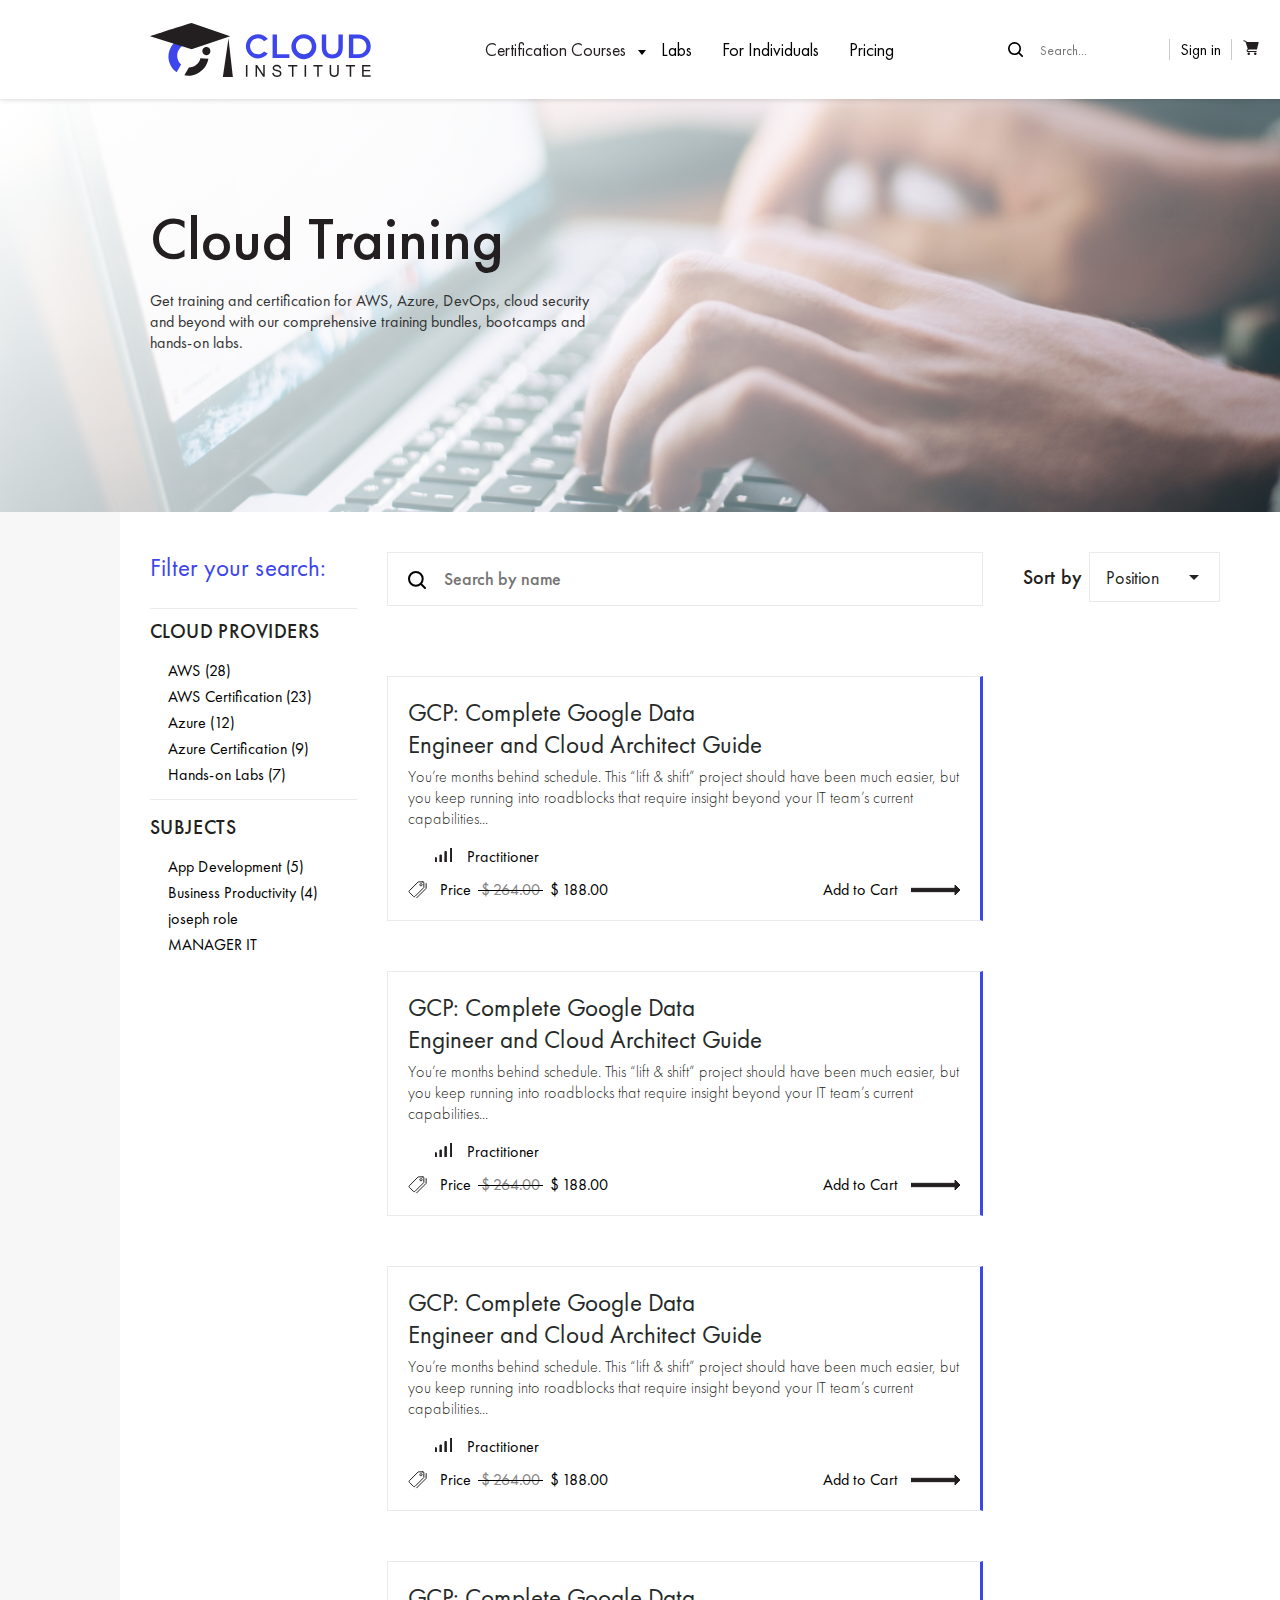
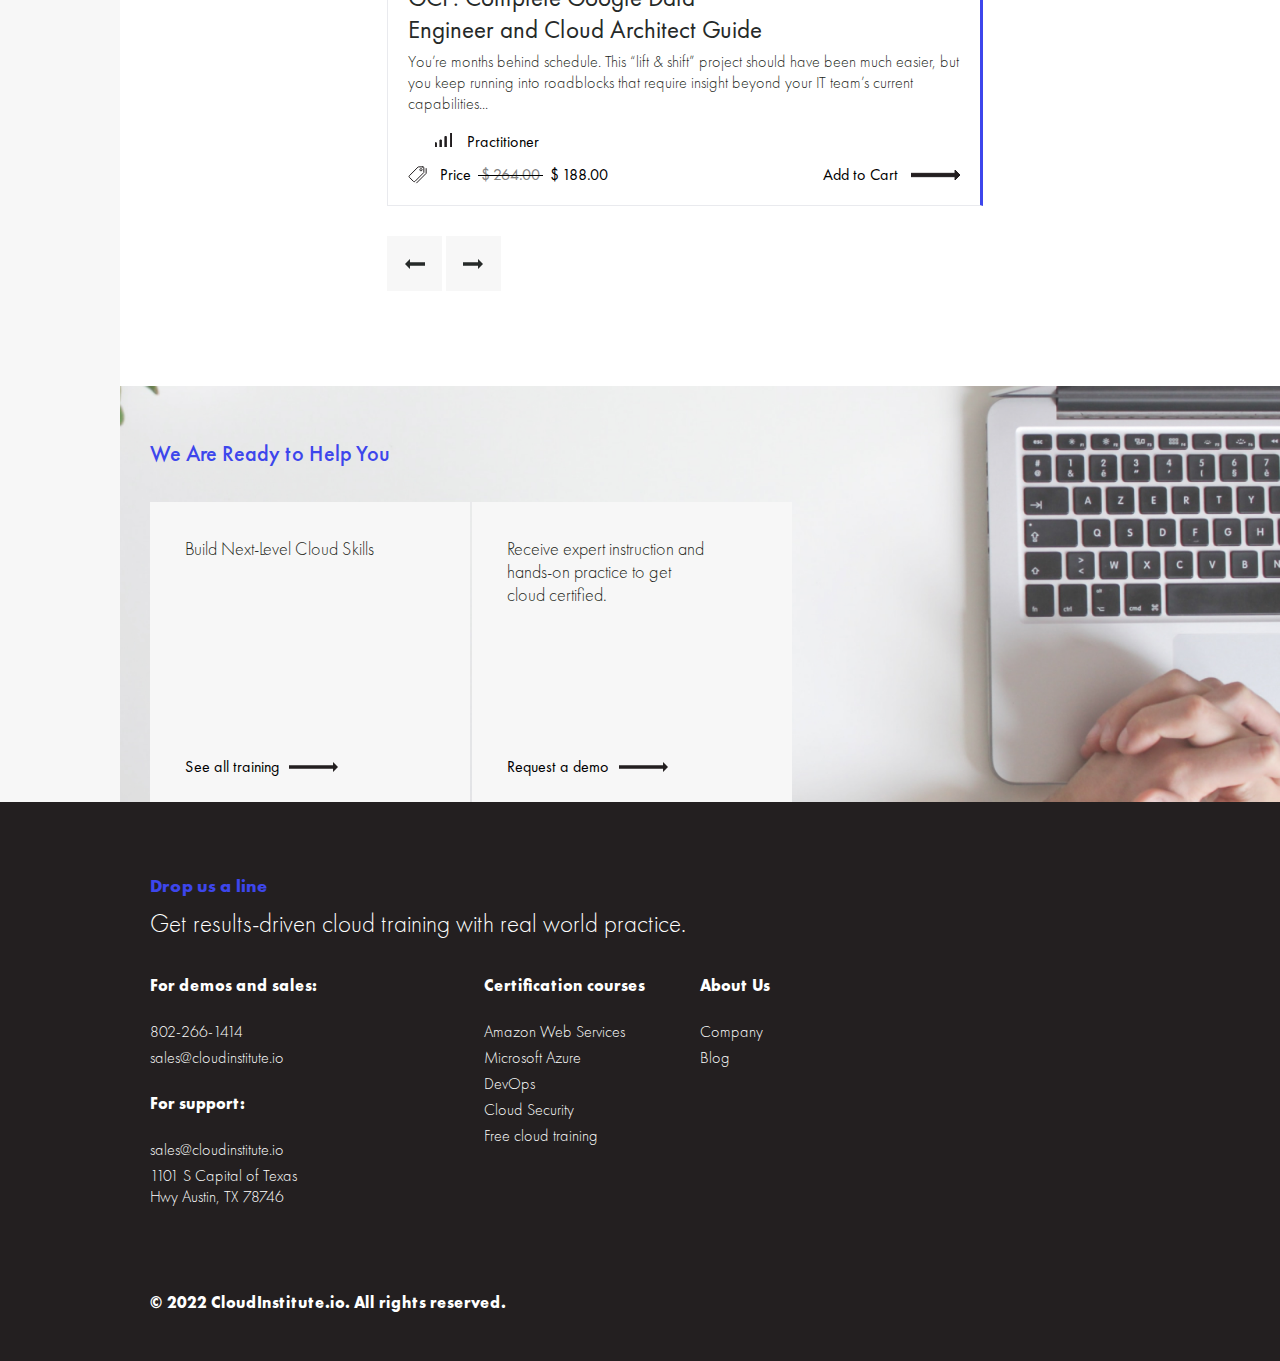
<file: training-search.html>
<!DOCTYPE html>
<html lang="en">

<head>
  <meta charset="UTF-8">
  <meta http-equiv="X-UA-Compatible" content="IE=edge">
  <meta name="viewport" content="width=device-width, initial-scale=1.0">
  <link rel="stylesheet" href="https://unpkg.com/swiper@8/swiper-bundle.min.css" />
  <link rel="stylesheet" href="css/styles.css">
  <title>Cloud_institute</title>
</head>

<body class="free_body">

  <header class="header free_header header_left">
    <div class="container ">
      <div class="header__row">
        <div class="header__item">
          <a href=""><img src="img/icon/header-logo.svg" alt="" class="header__logo"></a>
        </div>
        <div class="header__item">
          <nav class="menu__list">
            <ul>
              <li class="sub_menu"><span>Certification Courses</span>
                <ul class="sublist">
                  <li><a href="">For Individuals</a></li>
                  <li><a href="">For Individuals</a></li>
                  <li><a href="">For Individuals</a></li>
                </ul>
              </li>
              <li><a href="">Labs</a></li>
              <li><a href="">For Individuals</a></li>
              <li><a href="">Pricing</a></li>
            </ul>
          </nav>
        </div>
        <div class="header__item">
          <div class="subitem">
            <form action="" class="search">
              <input type="text" placeholder="Search...">
              <input type="submit">
            </form>
          </div>
          <div class="subitem">
            <a href="">Sign in</a>
          </div>
          <div class="subitem">
            <a href="" class="basket">
              <img src="img/icon/bascket.svg" alt="">
            </a>
          </div>
        </div>
      </div>
    </div>
    <nav class="burger_menu">
      <ul>
        <li class="sub_menu"><span>Certification Courses</span>
          <ul class="sublist">
            <li class="sub_menu__item"><a href="">For Individuals</a></li>
            <li class="sub_menu__item"><a href="">For Individuals</a></li>
            <li class="sub_menu__item"><a href="">For Individuals</a></li>
          </ul>
        </li>
        <li><a href="">Labs</a></li>
        <li><a href="">For Individuals</a></li>
        <li><a href="">Pricing</a></li>
      </ul>
      <div class="burger_subitem">
        <div class="subitem">
          <a href=""><svg width="16" height="16" viewBox="0 0 16 16" fill="none" xmlns="http://www.w3.org/2000/svg">
              <path
                d="M14.2222 0H1.77778C0.8 0 0 0.8 0 1.77778V14.2222C0 15.2 0.8 16 1.77778 16H14.2222C15.2 16 16 15.2 16 14.2222V1.77778C16 0.8 15.2 0 14.2222 0ZM8 2.66667C9.71556 2.66667 11.1111 4.06222 11.1111 5.77778C11.1111 7.49333 9.71556 8.88889 8 8.88889C6.28444 8.88889 4.88889 7.49333 4.88889 5.77778C4.88889 4.06222 6.28444 2.66667 8 2.66667ZM14.2222 14.2222H1.77778V14.0178C1.77778 13.4667 2.02667 12.9511 2.45333 12.6133C3.97333 11.3956 5.90222 10.6667 8 10.6667C10.0978 10.6667 12.0267 11.3956 13.5467 12.6133C13.9733 12.9511 14.2222 13.4756 14.2222 14.0178V14.2222V14.2222Z"
                fill="#231F20" />
            </svg>Sign in</a>
        </div>
        <div class="subitem">
          <a href="" class="basket">
            <svg width="18" height="18" viewBox="0 0 18 18" fill="none" xmlns="http://www.w3.org/2000/svg">
              <path
                d="M6.75003 16C7.44039 16 8.00003 15.4404 8.00003 14.75C8.00003 14.0596 7.44039 13.5 6.75003 13.5C6.05967 13.5 5.50003 14.0596 5.50003 14.75C5.50003 15.4404 6.05967 16 6.75003 16Z"
                fill="#231F20" />
              <path
                d="M13.25 16C13.9404 16 14.5 15.4404 14.5 14.75C14.5 14.0596 13.9404 13.5 13.25 13.5C12.5597 13.5 12 14.0596 12 14.75C12 15.4404 12.5597 16 13.25 16Z"
                fill="#231F20" />
              <path
                d="M16.55 3.19501C16.5034 3.13451 16.4436 3.08547 16.3751 3.05167C16.3067 3.01787 16.2314 3.0002 16.155 3.00001H4.60499L4.37999 2.28501C4.35528 2.20824 4.31236 2.13859 4.2549 2.082C4.19743 2.02541 4.12713 1.98355 4.04999 1.96001L1.99999 1.33001C1.93696 1.31064 1.87073 1.30388 1.80508 1.3101C1.73943 1.31633 1.67565 1.33543 1.61738 1.3663C1.4997 1.42866 1.41161 1.53521 1.37249 1.66251C1.33337 1.78982 1.34643 1.92745 1.40878 2.04513C1.47114 2.16281 1.57769 2.25089 1.70499 2.29001L3.49999 2.84001L5.78999 10.075L4.97499 10.745L4.90999 10.81C4.70844 11.0434 4.59425 11.3396 4.58696 11.6478C4.57966 11.9561 4.67971 12.2574 4.86999 12.5C5.00627 12.6657 5.17945 12.7973 5.37566 12.8841C5.57188 12.9709 5.78569 13.0106 5.99999 13H14.345C14.4776 13 14.6048 12.9473 14.6985 12.8536C14.7923 12.7598 14.845 12.6326 14.845 12.5C14.845 12.3674 14.7923 12.2402 14.6985 12.1465C14.6048 12.0527 14.4776 12 14.345 12H5.91999C5.86242 11.998 5.80632 11.9813 5.75712 11.9513C5.70793 11.9213 5.66729 11.8792 5.63914 11.8289C5.61099 11.7786 5.59628 11.722 5.59643 11.6643C5.59658 11.6067 5.61159 11.5501 5.63999 11.5L6.84499 10.5H14.56C14.6742 10.5033 14.7861 10.4674 14.8771 10.3983C14.9681 10.3292 15.0326 10.231 15.06 10.12L16.66 3.62001C16.6752 3.54547 16.6732 3.46844 16.6541 3.39479C16.6351 3.32115 16.5995 3.25282 16.55 3.19501V3.19501Z"
                fill="#231F20" />
            </svg>
          </a>
        </div>
      </div>
      <form action="" class="search">
        <input type="text" placeholder="Search...">
        <input type="submit">
      </form>
    </nav>
    <div class="menu_icon">
      <span></span>
    </div>
  </header>
  <main>
    <section id="scroll_screen" class="first_screen training_firstscreen blog__first_screen"
      style="background: url('img/pictures/training-main.jpg') 0 0 / cover no-repeat;">
      <div class=" container">
        <h1>Cloud Training</h1>
        <p>Get training and certification for AWS, Azure, DevOps, cloud security and beyond with our comprehensive
          training bundles, bootcamps and hands-on labs.</p>
      </div>
    </section>
    <section class="main_container container training_container">
      <div class="main_row training__main_row">
        <div class="main_item sort">
          <span>Sort by</span>
          <form action="post">
            <select name="sort" id="">
              <option value="product" selected><span>Position</span></option>
              <option value="name"><span>Name</span></option>
              <option value="date"><span>Date</span></option>
            </select>
          </form>
        </div>
        <div class="main_item">
          <form action="" class="main_search">
            <input type="submit">
            <input type="text" placeholder="Search by name">
          </form>

          <div class="main_post">
            <a href=""></a>
            <h3>GCP: Complete Google Data Engineer and Cloud Architect Guide</h3>
            <p>You’re months behind schedule. This “lift & shift” project should have been much easier, but you keep
              running into roadblocks that require insight beyond your IT team’s current capabilities...</p>
            <div class="level"><svg width="17" height="14" viewBox="0 0 17 14" fill="none"
                xmlns="http://www.w3.org/2000/svg">
                <path
                  d="M15.5833 0H17V14H15.5833V0ZM9.91667 3.5H11.3333V14H9.91667V3.5ZM4.95833 7H6.375V14H4.95833V7ZM0 9.8H1.41667V14H0V9.8Z"
                  fill="#231F20" />
              </svg><span>Practitioner</span></div>
            <div class="sertified__price">
              <span><svg width="19" height="18" viewBox="0 0 19 18" fill="none" xmlns="http://www.w3.org/2000/svg">
                  <path
                    d="M14.8318 0.866701H10.4414C10.3049 0.866601 10.174 0.920529 10.0771 1.0167L1.3 9.79169C1.10786 9.98477 1 10.2461 1 10.5185C1 10.7909 1.10786 11.0522 1.3 11.2453L5.47857 15.4238C5.67171 15.616 5.93308 15.7239 6.20553 15.7239C6.47798 15.7239 6.73935 15.616 6.93249 15.4238L15.7071 6.65241C15.8033 6.55557 15.8572 6.4246 15.8571 6.28812V1.89527C15.8578 1.76028 15.8317 1.6265 15.7805 1.50162C15.7292 1.37674 15.6538 1.26323 15.5585 1.16763C15.4632 1.07203 15.3499 0.996223 15.2252 0.944576C15.1005 0.89293 14.9668 0.866464 14.8318 0.866701V0.866701Z"
                    stroke="#231F20" stroke-linecap="round" stroke-linejoin="round" />
                  <path
                    d="M13 4.86671C12.7739 4.86671 12.553 4.79968 12.365 4.6741C12.1771 4.54852 12.0306 4.37003 11.9441 4.1612C11.8576 3.95237 11.835 3.72258 11.8791 3.50089C11.9232 3.2792 12.032 3.07556 12.1919 2.91573C12.3517 2.7559 12.5553 2.64705 12.777 2.60295C12.9987 2.55886 13.2285 2.58149 13.4373 2.66799C13.6462 2.75449 13.8246 2.90097 13.9502 3.08891C14.0758 3.27686 14.1428 3.49781 14.1428 3.72385C14.1428 4.02695 14.0224 4.31764 13.8081 4.53197C13.5938 4.7463 13.3031 4.86671 13 4.86671Z"
                    fill="#231F20" />
                  <path
                    d="M8.64288 16.8667L18 7.50956C18.0465 7.46263 18.0832 7.40684 18.1077 7.34549C18.1322 7.28414 18.1442 7.21848 18.1429 7.15242V2.58099"
                    stroke="#231F20" stroke-linecap="round" stroke-linejoin="round" />
                </svg>Price <span class="old_price">$ 264.00</span> $ 188.00</span>
              <a href="">Add to Cart<svg width="49" height="10" viewBox="0 0 49 10" fill="none"
                  xmlns="http://www.w3.org/2000/svg">
                  <path
                    d="M-1.45705e-07 6.66667L-2.91409e-07 3.33333L44.0345 3.33333L44.0345 -1.92481e-06L49 5L44.0345 10L44.0345 6.66666L-1.45705e-07 6.66667Z"
                    fill="#231F20" />
                </svg></a>
            </div>
          </div>
          <div class="main_post">
            <a href=""></a>
            <h3>GCP: Complete Google Data Engineer and Cloud Architect Guide</h3>
            <p>You’re months behind schedule. This “lift & shift” project should have been much easier, but you keep
              running into roadblocks that require insight beyond your IT team’s current capabilities...</p>
            <div class="level"><svg width="17" height="14" viewBox="0 0 17 14" fill="none"
                xmlns="http://www.w3.org/2000/svg">
                <path
                  d="M15.5833 0H17V14H15.5833V0ZM9.91667 3.5H11.3333V14H9.91667V3.5ZM4.95833 7H6.375V14H4.95833V7ZM0 9.8H1.41667V14H0V9.8Z"
                  fill="#231F20" />
              </svg><span>Practitioner</span></div>
            <div class="sertified__price">
              <span><svg width="19" height="18" viewBox="0 0 19 18" fill="none" xmlns="http://www.w3.org/2000/svg">
                  <path
                    d="M14.8318 0.866701H10.4414C10.3049 0.866601 10.174 0.920529 10.0771 1.0167L1.3 9.79169C1.10786 9.98477 1 10.2461 1 10.5185C1 10.7909 1.10786 11.0522 1.3 11.2453L5.47857 15.4238C5.67171 15.616 5.93308 15.7239 6.20553 15.7239C6.47798 15.7239 6.73935 15.616 6.93249 15.4238L15.7071 6.65241C15.8033 6.55557 15.8572 6.4246 15.8571 6.28812V1.89527C15.8578 1.76028 15.8317 1.6265 15.7805 1.50162C15.7292 1.37674 15.6538 1.26323 15.5585 1.16763C15.4632 1.07203 15.3499 0.996223 15.2252 0.944576C15.1005 0.89293 14.9668 0.866464 14.8318 0.866701V0.866701Z"
                    stroke="#231F20" stroke-linecap="round" stroke-linejoin="round" />
                  <path
                    d="M13 4.86671C12.7739 4.86671 12.553 4.79968 12.365 4.6741C12.1771 4.54852 12.0306 4.37003 11.9441 4.1612C11.8576 3.95237 11.835 3.72258 11.8791 3.50089C11.9232 3.2792 12.032 3.07556 12.1919 2.91573C12.3517 2.7559 12.5553 2.64705 12.777 2.60295C12.9987 2.55886 13.2285 2.58149 13.4373 2.66799C13.6462 2.75449 13.8246 2.90097 13.9502 3.08891C14.0758 3.27686 14.1428 3.49781 14.1428 3.72385C14.1428 4.02695 14.0224 4.31764 13.8081 4.53197C13.5938 4.7463 13.3031 4.86671 13 4.86671Z"
                    fill="#231F20" />
                  <path
                    d="M8.64288 16.8667L18 7.50956C18.0465 7.46263 18.0832 7.40684 18.1077 7.34549C18.1322 7.28414 18.1442 7.21848 18.1429 7.15242V2.58099"
                    stroke="#231F20" stroke-linecap="round" stroke-linejoin="round" />
                </svg>Price <span class="old_price">$ 264.00</span> $ 188.00</span>
              <a href="">Add to Cart<svg width="49" height="10" viewBox="0 0 49 10" fill="none"
                  xmlns="http://www.w3.org/2000/svg">
                  <path
                    d="M-1.45705e-07 6.66667L-2.91409e-07 3.33333L44.0345 3.33333L44.0345 -1.92481e-06L49 5L44.0345 10L44.0345 6.66666L-1.45705e-07 6.66667Z"
                    fill="#231F20" />
                </svg></a>
            </div>
          </div>
          <div class="main_post">
            <a href=""></a>
            <h3>GCP: Complete Google Data Engineer and Cloud Architect Guide</h3>
            <p>You’re months behind schedule. This “lift & shift” project should have been much easier, but you keep
              running into roadblocks that require insight beyond your IT team’s current capabilities...</p>
            <div class="level"><svg width="17" height="14" viewBox="0 0 17 14" fill="none"
                xmlns="http://www.w3.org/2000/svg">
                <path
                  d="M15.5833 0H17V14H15.5833V0ZM9.91667 3.5H11.3333V14H9.91667V3.5ZM4.95833 7H6.375V14H4.95833V7ZM0 9.8H1.41667V14H0V9.8Z"
                  fill="#231F20" />
              </svg><span>Practitioner</span></div>
            <div class="sertified__price">
              <span><svg width="19" height="18" viewBox="0 0 19 18" fill="none" xmlns="http://www.w3.org/2000/svg">
                  <path
                    d="M14.8318 0.866701H10.4414C10.3049 0.866601 10.174 0.920529 10.0771 1.0167L1.3 9.79169C1.10786 9.98477 1 10.2461 1 10.5185C1 10.7909 1.10786 11.0522 1.3 11.2453L5.47857 15.4238C5.67171 15.616 5.93308 15.7239 6.20553 15.7239C6.47798 15.7239 6.73935 15.616 6.93249 15.4238L15.7071 6.65241C15.8033 6.55557 15.8572 6.4246 15.8571 6.28812V1.89527C15.8578 1.76028 15.8317 1.6265 15.7805 1.50162C15.7292 1.37674 15.6538 1.26323 15.5585 1.16763C15.4632 1.07203 15.3499 0.996223 15.2252 0.944576C15.1005 0.89293 14.9668 0.866464 14.8318 0.866701V0.866701Z"
                    stroke="#231F20" stroke-linecap="round" stroke-linejoin="round" />
                  <path
                    d="M13 4.86671C12.7739 4.86671 12.553 4.79968 12.365 4.6741C12.1771 4.54852 12.0306 4.37003 11.9441 4.1612C11.8576 3.95237 11.835 3.72258 11.8791 3.50089C11.9232 3.2792 12.032 3.07556 12.1919 2.91573C12.3517 2.7559 12.5553 2.64705 12.777 2.60295C12.9987 2.55886 13.2285 2.58149 13.4373 2.66799C13.6462 2.75449 13.8246 2.90097 13.9502 3.08891C14.0758 3.27686 14.1428 3.49781 14.1428 3.72385C14.1428 4.02695 14.0224 4.31764 13.8081 4.53197C13.5938 4.7463 13.3031 4.86671 13 4.86671Z"
                    fill="#231F20" />
                  <path
                    d="M8.64288 16.8667L18 7.50956C18.0465 7.46263 18.0832 7.40684 18.1077 7.34549C18.1322 7.28414 18.1442 7.21848 18.1429 7.15242V2.58099"
                    stroke="#231F20" stroke-linecap="round" stroke-linejoin="round" />
                </svg>Price <span class="old_price">$ 264.00</span> $ 188.00</span>
              <a href="">Add to Cart<svg width="49" height="10" viewBox="0 0 49 10" fill="none"
                  xmlns="http://www.w3.org/2000/svg">
                  <path
                    d="M-1.45705e-07 6.66667L-2.91409e-07 3.33333L44.0345 3.33333L44.0345 -1.92481e-06L49 5L44.0345 10L44.0345 6.66666L-1.45705e-07 6.66667Z"
                    fill="#231F20" />
                </svg></a>
            </div>
          </div>
          <div class="main_post">
            <a href=""></a>
            <h3>GCP: Complete Google Data Engineer and Cloud Architect Guide</h3>
            <p>You’re months behind schedule. This “lift & shift” project should have been much easier, but you keep
              running into roadblocks that require insight beyond your IT team’s current capabilities...</p>
            <div class="level"><svg width="17" height="14" viewBox="0 0 17 14" fill="none"
                xmlns="http://www.w3.org/2000/svg">
                <path
                  d="M15.5833 0H17V14H15.5833V0ZM9.91667 3.5H11.3333V14H9.91667V3.5ZM4.95833 7H6.375V14H4.95833V7ZM0 9.8H1.41667V14H0V9.8Z"
                  fill="#231F20" />
              </svg><span>Practitioner</span></div>
            <div class="sertified__price">
              <span><svg width="19" height="18" viewBox="0 0 19 18" fill="none" xmlns="http://www.w3.org/2000/svg">
                  <path
                    d="M14.8318 0.866701H10.4414C10.3049 0.866601 10.174 0.920529 10.0771 1.0167L1.3 9.79169C1.10786 9.98477 1 10.2461 1 10.5185C1 10.7909 1.10786 11.0522 1.3 11.2453L5.47857 15.4238C5.67171 15.616 5.93308 15.7239 6.20553 15.7239C6.47798 15.7239 6.73935 15.616 6.93249 15.4238L15.7071 6.65241C15.8033 6.55557 15.8572 6.4246 15.8571 6.28812V1.89527C15.8578 1.76028 15.8317 1.6265 15.7805 1.50162C15.7292 1.37674 15.6538 1.26323 15.5585 1.16763C15.4632 1.07203 15.3499 0.996223 15.2252 0.944576C15.1005 0.89293 14.9668 0.866464 14.8318 0.866701V0.866701Z"
                    stroke="#231F20" stroke-linecap="round" stroke-linejoin="round" />
                  <path
                    d="M13 4.86671C12.7739 4.86671 12.553 4.79968 12.365 4.6741C12.1771 4.54852 12.0306 4.37003 11.9441 4.1612C11.8576 3.95237 11.835 3.72258 11.8791 3.50089C11.9232 3.2792 12.032 3.07556 12.1919 2.91573C12.3517 2.7559 12.5553 2.64705 12.777 2.60295C12.9987 2.55886 13.2285 2.58149 13.4373 2.66799C13.6462 2.75449 13.8246 2.90097 13.9502 3.08891C14.0758 3.27686 14.1428 3.49781 14.1428 3.72385C14.1428 4.02695 14.0224 4.31764 13.8081 4.53197C13.5938 4.7463 13.3031 4.86671 13 4.86671Z"
                    fill="#231F20" />
                  <path
                    d="M8.64288 16.8667L18 7.50956C18.0465 7.46263 18.0832 7.40684 18.1077 7.34549C18.1322 7.28414 18.1442 7.21848 18.1429 7.15242V2.58099"
                    stroke="#231F20" stroke-linecap="round" stroke-linejoin="round" />
                </svg>Price <span class="old_price">$ 264.00</span> $ 188.00</span>
              <a href="">Add to Cart<svg width="49" height="10" viewBox="0 0 49 10" fill="none"
                  xmlns="http://www.w3.org/2000/svg">
                  <path
                    d="M-1.45705e-07 6.66667L-2.91409e-07 3.33333L44.0345 3.33333L44.0345 -1.92481e-06L49 5L44.0345 10L44.0345 6.66666L-1.45705e-07 6.66667Z"
                    fill="#231F20" />
                </svg></a>
            </div>
          </div>
          <div class="pagination__prev"><svg width="55" height="55" viewBox="0 0 55 55" fill="none"
              xmlns="http://www.w3.org/2000/svg">
              <rect width="55" height="55" fill="#F7F7F7" />
              <path
                d="M38.0001 26.3333L38.0001 29.6667L22.9656 29.6667L22.9656 33L18.0001 28L22.9656 23L22.9656 26.3333L38.0001 26.3333Z"
                fill="#262A29" />
            </svg></div>
          <div class="pagination__next"><svg width="55" height="55" viewBox="0 0 55 55" fill="none"
              xmlns="http://www.w3.org/2000/svg">
              <rect width="55" height="55" fill="#F7F7F7" />
              <path
                d="M38.0001 26.3333L38.0001 29.6667L22.9656 29.6667L22.9656 33L18.0001 28L22.9656 23L22.9656 26.3333L38.0001 26.3333Z"
                fill="#262A29" />
            </svg></div>
        </div>
        <div class="main_item sidebar">
          <div id="blog_filter" class="blog_filter">
            <div class="sort">
              <span>Sort by</span>
              <form action="post">
                <select name="sort" id="">
                  <option value="product" selected><span>Position</span></option>
                  <option value="name"><span>Name</span></option>
                  <option value="date"><span>Date</span></option>
                </select>
              </form>
            </div>
            <h3 id="filter_title" class="filter_title">Filter your search:</h3>
            <div id="filter_container" class="filter_container">
              <h4>CLOUD PROVIDERS</h4>
              <ul class="blog__role cloud_providers">
                <li><a href="">AWS <span>(28)</span></a></li>
                <li><a href="">AWS Certification <span>(23)</span></a></li>
                <li><a href="">Azure <span>(12)</span></a></li>
                <li><a href="">Azure Certification <span>(9)</span></a></li>
                <li><a href="">Hands-on Labs <span>(7)</span></a></li>
              </ul>
              <h4>SUBJECTS</h4>
              <ul class="blor__technology">
                <li><a href="">App Development <span>(5)</span></a></li>
                <li><a href="">Business Productivity <span>(4)</span></a></li>
                <li><a href="">joseph role</a></li>
                <li><a href="">MANAGER IT</a></li>
              </ul>
            </div>
          </div>
        </div>

      </div>
    </section>
    <div class="wrapper training_wrapper">
      <a href="" class="fixed_logo">
        <svg width="62" height="40" viewBox="0 0 62 40" fill="none" xmlns="http://www.w3.org/2000/svg">
          <path
            d="M37.227 26.1223C36.3265 30.1366 32.7517 32.9701 28.6566 32.9172L25.3254 38.7135C28.6273 39.3127 32.0344 38.8055 35.0205 37.2703C39.2873 35.1261 42.2968 31.0863 43.1446 26.371L37.2289 26.1223H37.227Z"
            fill="#231F20" />
          <path
            d="M19.6279 36.3754L22.9181 30.6575C19.3531 27.4265 19.0705 21.9024 22.2866 18.3209C24.7094 15.6225 28.5434 14.7139 31.9135 16.0377L35.1802 11.0971C30.9506 9.1272 26.0543 9.23098 21.9123 11.3811C14.5309 15.1486 11.4395 23.9958 15.0727 31.1686C16.1331 33.26 17.7002 35.0517 19.6279 36.3794V36.3754Z"
            fill="#3D46EC" />
          <path d="M30.6875 0C27.9977 0.538503 0 9.73417 0 9.73417L30.6875 19.4683L59.2193 9.73417L30.6875 0Z"
            fill="#231F20" />
          <path d="M57.9698 11.5613L53.8025 40.0001H61.219L57.9698 11.5613Z" fill="#231F20" />
          <path
            d="M44.5719 21.2552C44.8149 19.6044 43.6798 18.0683 42.0366 17.8243C40.3934 17.5802 38.8644 18.7206 38.6215 20.3714C38.3786 22.0221 39.5137 23.5582 41.1568 23.8023C42.8 24.0463 44.329 22.906 44.5719 21.2552Z"
            fill="#231F20" />
        </svg>
      </a>

      <section class="help help_coaching">
        <div class="container">
          <h2 class="subtitle">We Are Ready to Help You</h2>
          <div class="help__row">
            <div class="help__item">
              <p>Build Next-Level Cloud Skills</p>
              <a href="">See all training<svg width="49" height="10" viewBox="0 0 49 10" fill="none"
                  xmlns="http://www.w3.org/2000/svg">
                  <path
                    d="M-1.45705e-07 6.66667L-2.91409e-07 3.33333L44.0345 3.33333L44.0345 -1.92481e-06L49 5L44.0345 10L44.0345 6.66666L-1.45705e-07 6.66667Z"
                    fill="#231F20" />
                </svg></a>
              <a href="" class="help__link"></a>
            </div>
            <div class="help__item">
              <p>Receive expert instruction and hands-on practice to get cloud certified.</p>
              <a href="">Request a demo<svg width="49" height="10" viewBox="0 0 49 10" fill="none"
                  xmlns="http://www.w3.org/2000/svg">
                  <path
                    d="M-1.45705e-07 6.66667L-2.91409e-07 3.33333L44.0345 3.33333L44.0345 -1.92481e-06L49 5L44.0345 10L44.0345 6.66666L-1.45705e-07 6.66667Z"
                    fill="#231F20" />
                </svg></a>
              <a href="" class="help__link"></a>
            </div>
          </div>
        </div>
      </section>
    </div>
  </main>
  <footer>
    <div class="container">
      <h2 class="subtitle">Drop us a line</h2>
      <p>Get results-driven cloud training with real world practice.</p>
      <div class="footer__row">
        <div class="footer__item">
          <h3>For demos and sales:
          </h3>
          <a href="tel:8022661414">802-266-1414</a>
          <a href="mailto:sales@cloudinstitute.io">sales@cloudinstitute.io</a>
          <h3>For support:
          </h3>
          <a href="mailto:sales@cloudinstitute.io">sales@cloudinstitute.io</a>
          <span>1101 S Capital of Texas <br> Hwy Austin, TX 78746</span>
        </div>

        <div class="footer__item">
          <h3>Certification courses</h3>
          <ul>
            <li><a href="">Amazon Web Services</a></li>
            <li><a href="">Microsoft Azure</a></li>
            <li><a href="">DevOps</a></li>
            <li><a href="">Cloud Security</a></li>
            <li><a href="">Free cloud training</a></li>
          </ul>
        </div>
        <div class="footer__item">
          <h3>About Us</h3>
          <ul>
            <li><a href="">Company</a></li>
            <li><a href="blog.html">Blog</a></li>
          </ul>
        </div>
      </div>
      <span class="copirate">© 2022 CloudInstitute.io. All rights reserved.</span>
    </div>
  </footer>

  <!-- <script src="https://ajax.googleapis.com/ajax/libs/jquery/3.6.0/jquery.min.js"></script> -->
  <script src="js/swiper.js"></script>
  <script src="js/scripts.js"></script>

</body>

</html>
</file>
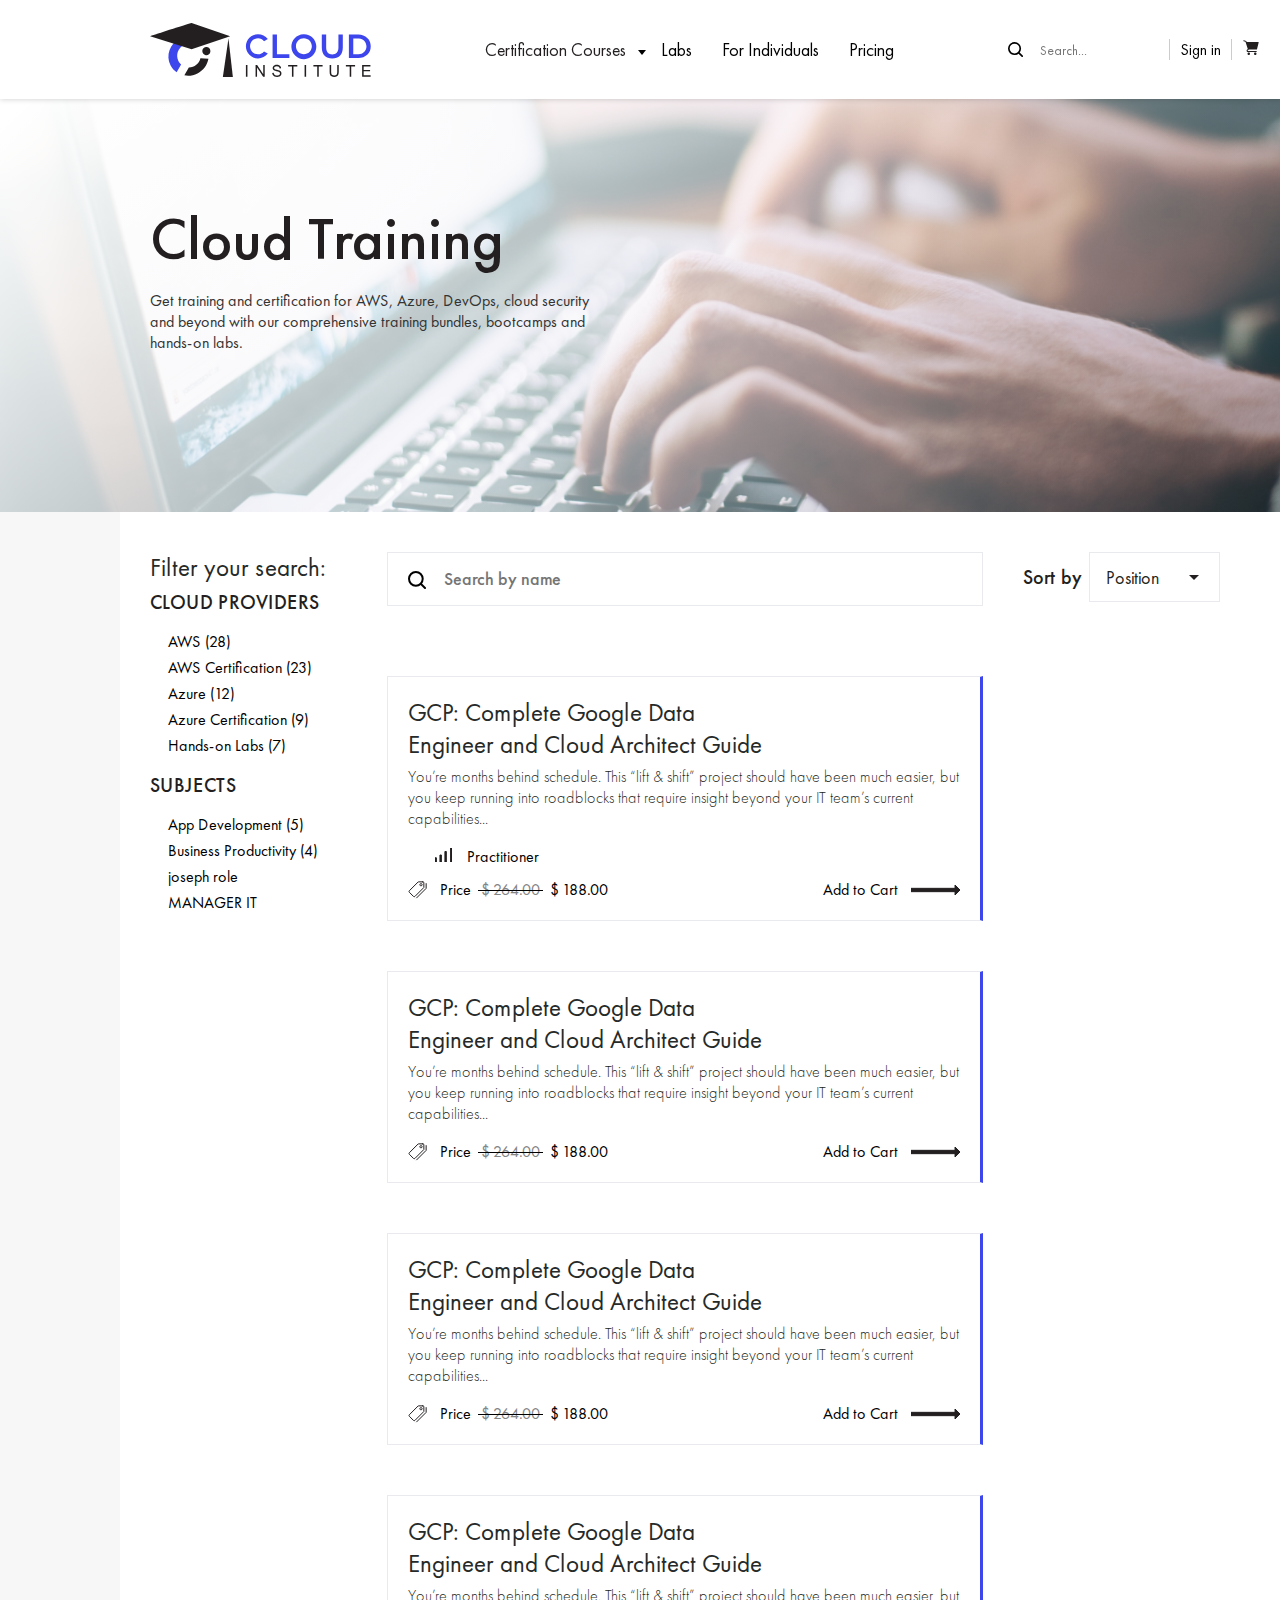
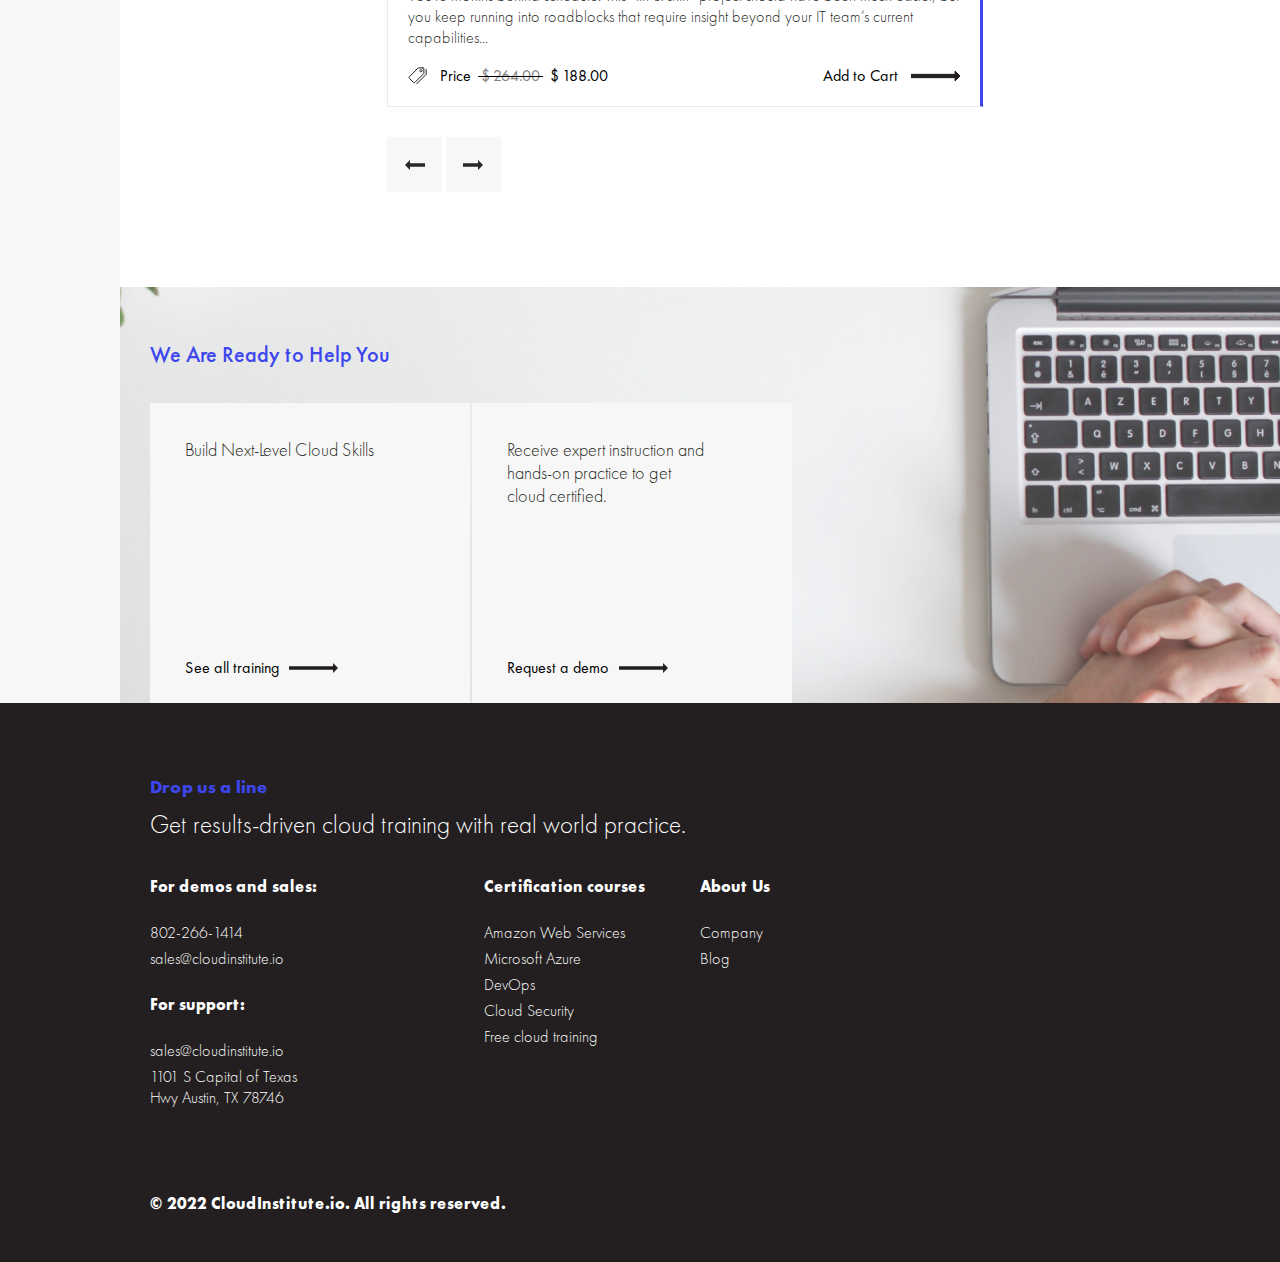
<file: treining-search.html>
<!DOCTYPE html>
<html lang="en">

<head>
  <meta charset="UTF-8">
  <meta http-equiv="X-UA-Compatible" content="IE=edge">
  <meta name="viewport" content="width=device-width, initial-scale=1.0">
  <link rel="stylesheet" href="https://unpkg.com/swiper@8/swiper-bundle.min.css" />
  <link rel="stylesheet" href="css/styles.css">
  <title>Cloud_institute</title>
</head>

<body class="free_body">

  <header class="header free_header header_left">
    <div class="container ">
      <div class="header__row">
        <div class="header__item">
          <a href=""><img src="img/icon/header-logo.svg" alt="" class="header__logo"></a>
        </div>
        <div class="header__item">
          <nav class="menu__list">
            <ul>
              <li class="sub_menu"><span>Certification Courses</span>
                <ul class="sublist">
                  <li><a href="">For Individuals</a></li>
                  <li><a href="">For Individuals</a></li>
                  <li><a href="">For Individuals</a></li>
                </ul>
              </li>
              <li><a href="">Labs</a></li>
              <li><a href="">For Individuals</a></li>
              <li><a href="">Pricing</a></li>
            </ul>
          </nav>
        </div>
        <div class="header__item">
          <div class="subitem">
            <form action="" class="search">
              <input type="text" placeholder="Search...">
              <input type="submit">
            </form>
          </div>
          <div class="subitem">
            <a href="">Sign in</a>
          </div>
          <div class="subitem">
            <a href="" class="basket">
              <img src="img/icon/bascket.svg" alt="">
            </a>
          </div>
        </div>
      </div>
    </div>
    <nav class="burger_menu">
      <ul>
        <li class="sub_menu"><span>Certification Courses</span>
          <ul class="sublist">
            <li class="sub_menu__item"><a href="">For Individuals</a></li>
            <li class="sub_menu__item"><a href="">For Individuals</a></li>
            <li class="sub_menu__item"><a href="">For Individuals</a></li>
          </ul>
        </li>
        <li><a href="">Labs</a></li>
        <li><a href="">For Individuals</a></li>
        <li><a href="">Pricing</a></li>
      </ul>
      <div class="burger_subitem">
        <div class="subitem">
          <a href=""><svg width="16" height="16" viewBox="0 0 16 16" fill="none" xmlns="http://www.w3.org/2000/svg">
              <path
                d="M14.2222 0H1.77778C0.8 0 0 0.8 0 1.77778V14.2222C0 15.2 0.8 16 1.77778 16H14.2222C15.2 16 16 15.2 16 14.2222V1.77778C16 0.8 15.2 0 14.2222 0ZM8 2.66667C9.71556 2.66667 11.1111 4.06222 11.1111 5.77778C11.1111 7.49333 9.71556 8.88889 8 8.88889C6.28444 8.88889 4.88889 7.49333 4.88889 5.77778C4.88889 4.06222 6.28444 2.66667 8 2.66667ZM14.2222 14.2222H1.77778V14.0178C1.77778 13.4667 2.02667 12.9511 2.45333 12.6133C3.97333 11.3956 5.90222 10.6667 8 10.6667C10.0978 10.6667 12.0267 11.3956 13.5467 12.6133C13.9733 12.9511 14.2222 13.4756 14.2222 14.0178V14.2222V14.2222Z"
                fill="#231F20" />
            </svg>Sign in</a>
        </div>
        <div class="subitem">
          <a href="" class="basket">
            <svg width="18" height="18" viewBox="0 0 18 18" fill="none" xmlns="http://www.w3.org/2000/svg">
              <path
                d="M6.75003 16C7.44039 16 8.00003 15.4404 8.00003 14.75C8.00003 14.0596 7.44039 13.5 6.75003 13.5C6.05967 13.5 5.50003 14.0596 5.50003 14.75C5.50003 15.4404 6.05967 16 6.75003 16Z"
                fill="#231F20" />
              <path
                d="M13.25 16C13.9404 16 14.5 15.4404 14.5 14.75C14.5 14.0596 13.9404 13.5 13.25 13.5C12.5597 13.5 12 14.0596 12 14.75C12 15.4404 12.5597 16 13.25 16Z"
                fill="#231F20" />
              <path
                d="M16.55 3.19501C16.5034 3.13451 16.4436 3.08547 16.3751 3.05167C16.3067 3.01787 16.2314 3.0002 16.155 3.00001H4.60499L4.37999 2.28501C4.35528 2.20824 4.31236 2.13859 4.2549 2.082C4.19743 2.02541 4.12713 1.98355 4.04999 1.96001L1.99999 1.33001C1.93696 1.31064 1.87073 1.30388 1.80508 1.3101C1.73943 1.31633 1.67565 1.33543 1.61738 1.3663C1.4997 1.42866 1.41161 1.53521 1.37249 1.66251C1.33337 1.78982 1.34643 1.92745 1.40878 2.04513C1.47114 2.16281 1.57769 2.25089 1.70499 2.29001L3.49999 2.84001L5.78999 10.075L4.97499 10.745L4.90999 10.81C4.70844 11.0434 4.59425 11.3396 4.58696 11.6478C4.57966 11.9561 4.67971 12.2574 4.86999 12.5C5.00627 12.6657 5.17945 12.7973 5.37566 12.8841C5.57188 12.9709 5.78569 13.0106 5.99999 13H14.345C14.4776 13 14.6048 12.9473 14.6985 12.8536C14.7923 12.7598 14.845 12.6326 14.845 12.5C14.845 12.3674 14.7923 12.2402 14.6985 12.1465C14.6048 12.0527 14.4776 12 14.345 12H5.91999C5.86242 11.998 5.80632 11.9813 5.75712 11.9513C5.70793 11.9213 5.66729 11.8792 5.63914 11.8289C5.61099 11.7786 5.59628 11.722 5.59643 11.6643C5.59658 11.6067 5.61159 11.5501 5.63999 11.5L6.84499 10.5H14.56C14.6742 10.5033 14.7861 10.4674 14.8771 10.3983C14.9681 10.3292 15.0326 10.231 15.06 10.12L16.66 3.62001C16.6752 3.54547 16.6732 3.46844 16.6541 3.39479C16.6351 3.32115 16.5995 3.25282 16.55 3.19501V3.19501Z"
                fill="#231F20" />
            </svg>
          </a>
        </div>
      </div>
      <form action="" class="search">
        <input type="text" placeholder="Search...">
        <input type="submit">
      </form>
    </nav>
    <div class="menu_icon">
      <span></span>
    </div>
  </header>
  <main>
    <section id="scroll_screen" class="first_screen training_firstscreen blog__first_screen"
      style="background: url('img/pictures/training-main.jpg') 0 0 / cover no-repeat;">
      <div class=" container">
        <h1>Cloud Training</h1>
        <p>Get training and certification for AWS, Azure, DevOps, cloud security and beyond with our comprehensive
          training bundles, bootcamps and hands-on labs.</p>
      </div>
    </section>
    <section class="main_container container training_container">
      <div class="main_row training__main_row">
        <div class="main_item sort">
          <span>Sort by</span>
          <form action="post">
            <select name="sort" id="">
              <option value="product" selected><span>Position</span></option>
              <option value="name"><span>Name</span></option>
              <option value="date"><span>Date</span></option>
            </select>
          </form>
        </div>
        <div class="main_item">
          <form action="" class="main_search">
            <input type="submit">
            <input type="text" placeholder="Search by name">
          </form>
          <div class="main_post">
            <a href=""></a>
            <h3>GCP: Complete Google Data Engineer and Cloud Architect Guide</h3>
            <p>You’re months behind schedule. This “lift & shift” project should have been much easier, but you keep
              running into roadblocks that require insight beyond your IT team’s current capabilities...</p>
            <div class="level"><svg width="17" height="14" viewBox="0 0 17 14" fill="none"
                xmlns="http://www.w3.org/2000/svg">
                <path
                  d="M15.5833 0H17V14H15.5833V0ZM9.91667 3.5H11.3333V14H9.91667V3.5ZM4.95833 7H6.375V14H4.95833V7ZM0 9.8H1.41667V14H0V9.8Z"
                  fill="#231F20" />
              </svg><span>Practitioner</span></div>
            <div class="sertified__price">
              <span><svg width="19" height="18" viewBox="0 0 19 18" fill="none" xmlns="http://www.w3.org/2000/svg">
                  <path
                    d="M14.8318 0.866701H10.4414C10.3049 0.866601 10.174 0.920529 10.0771 1.0167L1.3 9.79169C1.10786 9.98477 1 10.2461 1 10.5185C1 10.7909 1.10786 11.0522 1.3 11.2453L5.47857 15.4238C5.67171 15.616 5.93308 15.7239 6.20553 15.7239C6.47798 15.7239 6.73935 15.616 6.93249 15.4238L15.7071 6.65241C15.8033 6.55557 15.8572 6.4246 15.8571 6.28812V1.89527C15.8578 1.76028 15.8317 1.6265 15.7805 1.50162C15.7292 1.37674 15.6538 1.26323 15.5585 1.16763C15.4632 1.07203 15.3499 0.996223 15.2252 0.944576C15.1005 0.89293 14.9668 0.866464 14.8318 0.866701V0.866701Z"
                    stroke="#231F20" stroke-linecap="round" stroke-linejoin="round" />
                  <path
                    d="M13 4.86671C12.7739 4.86671 12.553 4.79968 12.365 4.6741C12.1771 4.54852 12.0306 4.37003 11.9441 4.1612C11.8576 3.95237 11.835 3.72258 11.8791 3.50089C11.9232 3.2792 12.032 3.07556 12.1919 2.91573C12.3517 2.7559 12.5553 2.64705 12.777 2.60295C12.9987 2.55886 13.2285 2.58149 13.4373 2.66799C13.6462 2.75449 13.8246 2.90097 13.9502 3.08891C14.0758 3.27686 14.1428 3.49781 14.1428 3.72385C14.1428 4.02695 14.0224 4.31764 13.8081 4.53197C13.5938 4.7463 13.3031 4.86671 13 4.86671Z"
                    fill="#231F20" />
                  <path
                    d="M8.64288 16.8667L18 7.50956C18.0465 7.46263 18.0832 7.40684 18.1077 7.34549C18.1322 7.28414 18.1442 7.21848 18.1429 7.15242V2.58099"
                    stroke="#231F20" stroke-linecap="round" stroke-linejoin="round" />
                </svg>Price <span class="old_price">$ 264.00</span> $ 188.00</span>
              <a href="">Add to Cart<svg width="49" height="10" viewBox="0 0 49 10" fill="none"
                  xmlns="http://www.w3.org/2000/svg">
                  <path
                    d="M-1.45705e-07 6.66667L-2.91409e-07 3.33333L44.0345 3.33333L44.0345 -1.92481e-06L49 5L44.0345 10L44.0345 6.66666L-1.45705e-07 6.66667Z"
                    fill="#231F20" />
                </svg></a>
            </div>
          </div>
          <div class="main_post">
            <a href=""></a>
            <h3>GCP: Complete Google Data Engineer and Cloud Architect Guide</h3>
            <p>You’re months behind schedule. This “lift & shift” project should have been much easier, but you keep
              running into roadblocks that require insight beyond your IT team’s current capabilities...</p>
            <div class="sertified__price">
              <span><svg width="19" height="18" viewBox="0 0 19 18" fill="none" xmlns="http://www.w3.org/2000/svg">
                  <path
                    d="M14.8318 0.866701H10.4414C10.3049 0.866601 10.174 0.920529 10.0771 1.0167L1.3 9.79169C1.10786 9.98477 1 10.2461 1 10.5185C1 10.7909 1.10786 11.0522 1.3 11.2453L5.47857 15.4238C5.67171 15.616 5.93308 15.7239 6.20553 15.7239C6.47798 15.7239 6.73935 15.616 6.93249 15.4238L15.7071 6.65241C15.8033 6.55557 15.8572 6.4246 15.8571 6.28812V1.89527C15.8578 1.76028 15.8317 1.6265 15.7805 1.50162C15.7292 1.37674 15.6538 1.26323 15.5585 1.16763C15.4632 1.07203 15.3499 0.996223 15.2252 0.944576C15.1005 0.89293 14.9668 0.866464 14.8318 0.866701V0.866701Z"
                    stroke="#231F20" stroke-linecap="round" stroke-linejoin="round" />
                  <path
                    d="M13 4.86671C12.7739 4.86671 12.553 4.79968 12.365 4.6741C12.1771 4.54852 12.0306 4.37003 11.9441 4.1612C11.8576 3.95237 11.835 3.72258 11.8791 3.50089C11.9232 3.2792 12.032 3.07556 12.1919 2.91573C12.3517 2.7559 12.5553 2.64705 12.777 2.60295C12.9987 2.55886 13.2285 2.58149 13.4373 2.66799C13.6462 2.75449 13.8246 2.90097 13.9502 3.08891C14.0758 3.27686 14.1428 3.49781 14.1428 3.72385C14.1428 4.02695 14.0224 4.31764 13.8081 4.53197C13.5938 4.7463 13.3031 4.86671 13 4.86671Z"
                    fill="#231F20" />
                  <path
                    d="M8.64288 16.8667L18 7.50956C18.0465 7.46263 18.0832 7.40684 18.1077 7.34549C18.1322 7.28414 18.1442 7.21848 18.1429 7.15242V2.58099"
                    stroke="#231F20" stroke-linecap="round" stroke-linejoin="round" />
                </svg>Price <span class="old_price">$ 264.00</span> $ 188.00</span>
              <a href="">Add to Cart<svg width="49" height="10" viewBox="0 0 49 10" fill="none"
                  xmlns="http://www.w3.org/2000/svg">
                  <path
                    d="M-1.45705e-07 6.66667L-2.91409e-07 3.33333L44.0345 3.33333L44.0345 -1.92481e-06L49 5L44.0345 10L44.0345 6.66666L-1.45705e-07 6.66667Z"
                    fill="#231F20" />
                </svg></a>
            </div>
          </div>
          <div class="main_post">
            <a href=""></a>
            <h3>GCP: Complete Google Data Engineer and Cloud Architect Guide</h3>
            <p>You’re months behind schedule. This “lift & shift” project should have been much easier, but you keep
              running into roadblocks that require insight beyond your IT team’s current capabilities...</p>
            <div class="sertified__price">
              <span><svg width="19" height="18" viewBox="0 0 19 18" fill="none" xmlns="http://www.w3.org/2000/svg">
                  <path
                    d="M14.8318 0.866701H10.4414C10.3049 0.866601 10.174 0.920529 10.0771 1.0167L1.3 9.79169C1.10786 9.98477 1 10.2461 1 10.5185C1 10.7909 1.10786 11.0522 1.3 11.2453L5.47857 15.4238C5.67171 15.616 5.93308 15.7239 6.20553 15.7239C6.47798 15.7239 6.73935 15.616 6.93249 15.4238L15.7071 6.65241C15.8033 6.55557 15.8572 6.4246 15.8571 6.28812V1.89527C15.8578 1.76028 15.8317 1.6265 15.7805 1.50162C15.7292 1.37674 15.6538 1.26323 15.5585 1.16763C15.4632 1.07203 15.3499 0.996223 15.2252 0.944576C15.1005 0.89293 14.9668 0.866464 14.8318 0.866701V0.866701Z"
                    stroke="#231F20" stroke-linecap="round" stroke-linejoin="round" />
                  <path
                    d="M13 4.86671C12.7739 4.86671 12.553 4.79968 12.365 4.6741C12.1771 4.54852 12.0306 4.37003 11.9441 4.1612C11.8576 3.95237 11.835 3.72258 11.8791 3.50089C11.9232 3.2792 12.032 3.07556 12.1919 2.91573C12.3517 2.7559 12.5553 2.64705 12.777 2.60295C12.9987 2.55886 13.2285 2.58149 13.4373 2.66799C13.6462 2.75449 13.8246 2.90097 13.9502 3.08891C14.0758 3.27686 14.1428 3.49781 14.1428 3.72385C14.1428 4.02695 14.0224 4.31764 13.8081 4.53197C13.5938 4.7463 13.3031 4.86671 13 4.86671Z"
                    fill="#231F20" />
                  <path
                    d="M8.64288 16.8667L18 7.50956C18.0465 7.46263 18.0832 7.40684 18.1077 7.34549C18.1322 7.28414 18.1442 7.21848 18.1429 7.15242V2.58099"
                    stroke="#231F20" stroke-linecap="round" stroke-linejoin="round" />
                </svg>Price <span class="old_price">$ 264.00</span> $ 188.00</span>
              <a href="">Add to Cart<svg width="49" height="10" viewBox="0 0 49 10" fill="none"
                  xmlns="http://www.w3.org/2000/svg">
                  <path
                    d="M-1.45705e-07 6.66667L-2.91409e-07 3.33333L44.0345 3.33333L44.0345 -1.92481e-06L49 5L44.0345 10L44.0345 6.66666L-1.45705e-07 6.66667Z"
                    fill="#231F20" />
                </svg></a>
            </div>
          </div>
          <div class="main_post">
            <a href=""></a>
            <h3>GCP: Complete Google Data Engineer and Cloud Architect Guide</h3>
            <p>You’re months behind schedule. This “lift & shift” project should have been much easier, but you keep
              running into roadblocks that require insight beyond your IT team’s current capabilities...</p>
            <div class="sertified__price">
              <span><svg width="19" height="18" viewBox="0 0 19 18" fill="none" xmlns="http://www.w3.org/2000/svg">
                  <path
                    d="M14.8318 0.866701H10.4414C10.3049 0.866601 10.174 0.920529 10.0771 1.0167L1.3 9.79169C1.10786 9.98477 1 10.2461 1 10.5185C1 10.7909 1.10786 11.0522 1.3 11.2453L5.47857 15.4238C5.67171 15.616 5.93308 15.7239 6.20553 15.7239C6.47798 15.7239 6.73935 15.616 6.93249 15.4238L15.7071 6.65241C15.8033 6.55557 15.8572 6.4246 15.8571 6.28812V1.89527C15.8578 1.76028 15.8317 1.6265 15.7805 1.50162C15.7292 1.37674 15.6538 1.26323 15.5585 1.16763C15.4632 1.07203 15.3499 0.996223 15.2252 0.944576C15.1005 0.89293 14.9668 0.866464 14.8318 0.866701V0.866701Z"
                    stroke="#231F20" stroke-linecap="round" stroke-linejoin="round" />
                  <path
                    d="M13 4.86671C12.7739 4.86671 12.553 4.79968 12.365 4.6741C12.1771 4.54852 12.0306 4.37003 11.9441 4.1612C11.8576 3.95237 11.835 3.72258 11.8791 3.50089C11.9232 3.2792 12.032 3.07556 12.1919 2.91573C12.3517 2.7559 12.5553 2.64705 12.777 2.60295C12.9987 2.55886 13.2285 2.58149 13.4373 2.66799C13.6462 2.75449 13.8246 2.90097 13.9502 3.08891C14.0758 3.27686 14.1428 3.49781 14.1428 3.72385C14.1428 4.02695 14.0224 4.31764 13.8081 4.53197C13.5938 4.7463 13.3031 4.86671 13 4.86671Z"
                    fill="#231F20" />
                  <path
                    d="M8.64288 16.8667L18 7.50956C18.0465 7.46263 18.0832 7.40684 18.1077 7.34549C18.1322 7.28414 18.1442 7.21848 18.1429 7.15242V2.58099"
                    stroke="#231F20" stroke-linecap="round" stroke-linejoin="round" />
                </svg>Price <span class="old_price">$ 264.00</span> $ 188.00</span>
              <a href="">Add to Cart<svg width="49" height="10" viewBox="0 0 49 10" fill="none"
                  xmlns="http://www.w3.org/2000/svg">
                  <path
                    d="M-1.45705e-07 6.66667L-2.91409e-07 3.33333L44.0345 3.33333L44.0345 -1.92481e-06L49 5L44.0345 10L44.0345 6.66666L-1.45705e-07 6.66667Z"
                    fill="#231F20" />
                </svg></a>
            </div>
          </div>
          <div class="pagination__prev"><svg width="55" height="55" viewBox="0 0 55 55" fill="none"
              xmlns="http://www.w3.org/2000/svg">
              <rect width="55" height="55" fill="#F7F7F7" />
              <path
                d="M38.0001 26.3333L38.0001 29.6667L22.9656 29.6667L22.9656 33L18.0001 28L22.9656 23L22.9656 26.3333L38.0001 26.3333Z"
                fill="#262A29" />
            </svg></div>
          <div class="pagination__next"><svg width="55" height="55" viewBox="0 0 55 55" fill="none"
              xmlns="http://www.w3.org/2000/svg">
              <rect width="55" height="55" fill="#F7F7F7" />
              <path
                d="M38.0001 26.3333L38.0001 29.6667L22.9656 29.6667L22.9656 33L18.0001 28L22.9656 23L22.9656 26.3333L38.0001 26.3333Z"
                fill="#262A29" />
            </svg></div>
        </div>
        <div class="main_item sidebar">
          <div id="blog_filter" class="blog_filter">
            <h3 id="filter_title">Filter your search:</h3>
            <div id="filter_container" class="filter_container">
              <h4>CLOUD PROVIDERS</h4>
              <ul class="blog__role">
                <li><a href="">AWS <span>(28)</span></a></li>
                <li><a href="">AWS Certification <span>(23)</span></a></li>
                <li><a href="">Azure <span>(12)</span></a></li>
                <li><a href="">Azure Certification <span>(9)</span></a></li>
                <li><a href="">Hands-on Labs <span>(7)</span></a></li>
              </ul>
              <h4>SUBJECTS</h4>
              <ul class="blor__technology">
                <li><a href="">App Development <span>(5)</span></a></li>
                <li><a href="">Business Productivity <span>(4)</span></a></li>
                <li><a href="">joseph role</a></li>
                <li><a href="">MANAGER IT</a></li>
              </ul>
            </div>
          </div>
        </div>

      </div>
    </section>
    <div class="wrapper training_wrapper">
      <a href="" class="fixed_logo">
        <svg width="62" height="40" viewBox="0 0 62 40" fill="none" xmlns="http://www.w3.org/2000/svg">
          <path
            d="M37.227 26.1223C36.3265 30.1366 32.7517 32.9701 28.6566 32.9172L25.3254 38.7135C28.6273 39.3127 32.0344 38.8055 35.0205 37.2703C39.2873 35.1261 42.2968 31.0863 43.1446 26.371L37.2289 26.1223H37.227Z"
            fill="#231F20" />
          <path
            d="M19.6279 36.3754L22.9181 30.6575C19.3531 27.4265 19.0705 21.9024 22.2866 18.3209C24.7094 15.6225 28.5434 14.7139 31.9135 16.0377L35.1802 11.0971C30.9506 9.1272 26.0543 9.23098 21.9123 11.3811C14.5309 15.1486 11.4395 23.9958 15.0727 31.1686C16.1331 33.26 17.7002 35.0517 19.6279 36.3794V36.3754Z"
            fill="#3D46EC" />
          <path d="M30.6875 0C27.9977 0.538503 0 9.73417 0 9.73417L30.6875 19.4683L59.2193 9.73417L30.6875 0Z"
            fill="#231F20" />
          <path d="M57.9698 11.5613L53.8025 40.0001H61.219L57.9698 11.5613Z" fill="#231F20" />
          <path
            d="M44.5719 21.2552C44.8149 19.6044 43.6798 18.0683 42.0366 17.8243C40.3934 17.5802 38.8644 18.7206 38.6215 20.3714C38.3786 22.0221 39.5137 23.5582 41.1568 23.8023C42.8 24.0463 44.329 22.906 44.5719 21.2552Z"
            fill="#231F20" />
        </svg>
      </a>

      <section class="help help_coaching">
        <div class="container">
          <h2 class="subtitle">We Are Ready to Help You</h2>
          <div class="help__row">
            <div class="help__item">
              <p>Build Next-Level Cloud Skills</p>
              <a href="">See all training<svg width="49" height="10" viewBox="0 0 49 10" fill="none"
                  xmlns="http://www.w3.org/2000/svg">
                  <path
                    d="M-1.45705e-07 6.66667L-2.91409e-07 3.33333L44.0345 3.33333L44.0345 -1.92481e-06L49 5L44.0345 10L44.0345 6.66666L-1.45705e-07 6.66667Z"
                    fill="#231F20" />
                </svg></a>
              <a href="" class="help__link"></a>
            </div>
            <div class="help__item">
              <p>Receive expert instruction and hands-on practice to get cloud certified.</p>
              <a href="">Request a demo<svg width="49" height="10" viewBox="0 0 49 10" fill="none"
                  xmlns="http://www.w3.org/2000/svg">
                  <path
                    d="M-1.45705e-07 6.66667L-2.91409e-07 3.33333L44.0345 3.33333L44.0345 -1.92481e-06L49 5L44.0345 10L44.0345 6.66666L-1.45705e-07 6.66667Z"
                    fill="#231F20" />
                </svg></a>
              <a href="" class="help__link"></a>
            </div>
          </div>
        </div>
      </section>
    </div>
  </main>
  <footer>
    <div class="container">
      <h2 class="subtitle">Drop us a line</h2>
      <p>Get results-driven cloud training with real world practice.</p>
      <div class="footer__row">
        <div class="footer__item">
          <h3>For demos and sales:
          </h3>
          <a href="tel:8022661414">802-266-1414</a>
          <a href="mailto:sales@cloudinstitute.io">sales@cloudinstitute.io</a>
          <h3>For support:
          </h3>
          <a href="mailto:sales@cloudinstitute.io">sales@cloudinstitute.io</a>
          <span>1101 S Capital of Texas <br> Hwy Austin, TX 78746</span>
        </div>

        <div class="footer__item">
          <h3>Certification courses</h3>
          <ul>
            <li><a href="">Amazon Web Services</a></li>
            <li><a href="">Microsoft Azure</a></li>
            <li><a href="">DevOps</a></li>
            <li><a href="">Cloud Security</a></li>
            <li><a href="">Free cloud training</a></li>
          </ul>
        </div>
        <div class="footer__item">
          <h3>About Us</h3>
          <ul>
            <li><a href="">Company</a></li>
            <li><a href="blog.html">Blog</a></li>
          </ul>
        </div>
      </div>
      <span class="copirate">© 2022 CloudInstitute.io. All rights reserved.</span>
    </div>
  </footer>

  <!-- <script src="https://ajax.googleapis.com/ajax/libs/jquery/3.6.0/jquery.min.js"></script> -->
  <script src="js/swiper.js"></script>
  <script src="js/scripts.js"></script>

</body>

</html>
</file>
<file: css/styles.css>
@charset "UTF-8";
/*Обнуление*/
*,
*:before,
*:after {
  -moz-box-sizing: border-box;
  -webkit-box-sizing: border-box;
  box-sizing: border-box;
}

:focus,
:active {
  outline: none;
}

body {
  padding: 0;
  margin: 0;
}

a {
  text-decoration: none;
  color: black;
}

a:focus,
a:active {
  outline: none;
}

nav,
footer,
header,
aside {
  display: block;
}

input,
button,
textarea {
  font-family: inherit;
}

input::-ms-clear {
  display: none;
}

button {
  cursor: pointer;
}

button::-moz-focus-inner {
  padding: 0;
  border: 0;
}

a,
a:visited {
  text-decoration: none;
}

a:hover {
  text-decoration: none;
}

span:hover {
  cursor: default;
}

ul {
  padding: 0;
}

ul,
ol,
li {
  list-style: none;
}

img {
  vertical-align: top;
}

h1,
h2,
h3,
h4,
h5,
h6 {
  font-size: inherit;
  font-weight: inherit;
  margin: 0;
}

p {
  margin: 0;
}

input[type=submit] {
  background: none;
  font-size: 0;
  border: none;
}

input[type=text]::-ms-clear {
  display: none;
  width: 0;
  height: 0;
}

input[type=text]::-ms-reveal {
  display: none;
  width: 0;
  height: 0;
}

input::-webkit-search-decoration,
input::-webkit-search-cancel-button,
input::-webkit-search-results-button,
input::-webkit-search-results-decoration {
  display: none;
}

select {
  border: 1px solid #fff;
  background: none;
  color: #fff;
  appearance: none;
}

option {
  appearance: none;
}

/*--------------------*/
@font-face {
  font-family: "Cotham";
  src: url("../fonts/Gotham-Book.woff2");
  src: local("Gotham-Book"), local("Gotham-Book"), url("../fonts/Gotham-Book.woff2") format("woff2");
  font-weight: 400;
  font-style: normal;
}
@font-face {
  font-family: "Futura PT";
  src: url("../fonts/FuturaPT-Heavy.eot");
  src: local("Futura PT Heavy"), local("FuturaPT-Heavy"), url("../fonts/FuturaPT-Heavy.eot?#iefix") format("embedded-opentype"), url("../fonts/FuturaPT-Heavy.woff") format("woff"), url("../fonts/FuturaPT-Heavy.ttf") format("truetype");
  font-weight: 900;
  font-style: normal;
}
@font-face {
  font-family: "Futura PT";
  src: url("../fonts/FuturaPT-Medium.eot");
  src: local("Futura PT Medium"), local("FuturaPT-Medium"), url("../fonts/FuturaPT-Medium.eot?#iefix") format("embedded-opentype"), url("../fonts/FuturaPT-Medium.woff") format("woff"), url("../fonts/§FuturaPT-Medium.ttf") format("truetype");
  font-weight: 500;
  font-style: normal;
}
@font-face {
  font-family: "Futura PT";
  src: url("../fonts/FuturaPT-MediumObl.eot");
  src: local("Futura PT Medium Oblique"), local("FuturaPT-MediumObl"), url("../fonts/FuturaPT-MediumObl.eot?#iefix") format("embedded-opentype"), url("../fonts/FuturaPT-MediumObl.woff") format("woff"), url("../fonts/FuturaPT-MediumObl.ttf") format("truetype");
  font-weight: 500;
  font-style: italic;
}
@font-face {
  font-family: "Futura PT Cond";
  src: url("../fonts/FuturaPTCond-Medium.eot");
  src: local("Futura PT Cond Medium"), local("FuturaPTCond-Medium"), url("../fonts/FuturaPTCond-Medium.eot?#iefix") format("embedded-opentype"), url("../fonts/FuturaPTCond-Medium.woff") format("woff"), url("../fonts/FuturaPTCond-Medium.ttf") format("truetype");
  font-weight: 500;
  font-style: normal;
}
@font-face {
  font-family: "Futura PT";
  src: url("../fonts/FuturaPT-LightObl.eot");
  src: local("Futura PT Light Oblique"), local("FuturaPT-LightObl"), url("../fonts/FuturaPT-LightObl.eot?#iefix") format("embedded-opentype"), url("../fonts/FuturaPT-LightObl.woff") format("woff"), url("../fonts/FuturaPT-LightObl.ttf") format("truetype");
  font-weight: 300;
  font-style: italic;
}
@font-face {
  font-family: "Futura PT Book";
  src: url("../fonts/FuturaPT-Book.eot");
  src: local("Futura PT Book"), local("FuturaPT-Book"), url("../fonts/FuturaPT-Book.eot?#iefix") format("embedded-opentype"), url("../fonts/FuturaPT-Book.woff") format("woff"), url("../fonts/FuturaPT-Book.ttf") format("truetype");
  font-weight: normal;
  font-style: normal;
}
@font-face {
  font-family: "Futura PT Cond";
  src: url("../fonts/FuturaPTCond-Bold.eot");
  src: local("Futura PT Cond Bold"), local("FuturaPTCond-Bold"), url("../fonts/FuturaPTCond-Bold.eot?#iefix") format("embedded-opentype"), url("../fonts/FuturaPTCond-Bold.woff") format("woff"), url("../fonts/FuturaPTCond-Bold.ttf") format("truetype");
  font-weight: bold;
  font-style: normal;
}
@font-face {
  font-family: "Futura PT Book";
  src: url("../fonts/FuturaPT-BookObl.eot");
  src: local("Futura PT Book Oblique"), local("FuturaPT-BookObl"), url("../fonts/FuturaPT-BookObl.eot?#iefix") format("embedded-opentype"), url("../fonts/FuturaPT-BookObl.woff") format("woff"), url("../fonts/FuturaPT-BookObl.ttf") format("truetype");
  font-weight: normal;
  font-style: italic;
}
@font-face {
  font-family: "Futura PT Cond Extra";
  src: url("../fonts/FuturaPTCond-ExtraBoldObl.eot");
  src: local("Futura PT Cond Extra Bold Oblique"), local("FuturaPTCond-ExtraBoldObl"), url("../fonts/FuturaPTCond-ExtraBoldObl.eot?#iefix") format("embedded-opentype"), url("../fonts/FuturaPTCond-ExtraBoldObl.woff") format("woff"), url("../fonts/FuturaPTCond-ExtraBoldObl.ttf") format("truetype");
  font-weight: 800;
  font-style: italic;
}
@font-face {
  font-family: "Futura PT";
  src: url("../fonts/FuturaPT-Light.eot");
  src: local("Futura PT Light"), local("FuturaPT-Light"), url("../fonts/FuturaPT-Light.eot?#iefix") format("embedded-opentype"), url("../fonts/FuturaPT-Light.woff") format("woff"), url("../fonts/FuturaPT-Light.ttf") format("truetype");
  font-weight: 300;
  font-style: normal;
}
@font-face {
  font-family: "Futura PT";
  src: url("../fonts/FuturaPT-BoldObl.eot");
  src: local("Futura PT Bold Oblique"), local("FuturaPT-BoldObl"), url("../fonts/FuturaPT-BoldObl.eot?#iefix") format("embedded-opentype"), url("../fonts/FuturaPT-BoldObl.woff") format("woff"), url("../fonts/FuturaPT-BoldObl.ttf") format("truetype");
  font-weight: bold;
  font-style: italic;
}
@font-face {
  font-family: "Futura PT Demi";
  src: url("../fonts/FuturaPT-DemiObl.eot");
  src: local("Futura PT Demi Oblique"), local("FuturaPT-DemiObl"), url("../fonts/FuturaPT-DemiObl.eot?#iefix") format("embedded-opentype"), url("../fonts/FuturaPT-DemiObl.woff") format("woff"), url("../fonts/FuturaPT-DemiObl.ttf") format("truetype");
  font-weight: 600;
  font-style: italic;
}
@font-face {
  font-family: "Futura PT Cond Extra";
  src: url("../fonts/FuturaPTCond-ExtraBold.eot");
  src: local("Futura PT Cond Extra Bold"), local("FuturaPTCond-ExtraBold"), url("../fonts/FuturaPTCond-ExtraBold.eot?#iefix") format("embedded-opentype"), url("../fonts/FuturaPTCond-ExtraBold.woff") format("woff"), url("../fonts/FuturaPTCond-ExtraBold.ttf") format("truetype");
  font-weight: 800;
  font-style: normal;
}
@font-face {
  font-family: "Futura PT Demi";
  src: url("../fonts/FuturaPT-Demi.eot");
  src: local("Futura PT Demi"), local("FuturaPT-Demi"), url("../fonts/FuturaPT-Demi.eot?#iefix") format("embedded-opentype"), url("../fonts/FuturaPT-Demi.woff") format("woff"), url("../fonts/FuturaPT-Demi.ttf") format("truetype");
  font-weight: 600;
  font-style: normal;
}
@font-face {
  font-family: "Futura PT";
  src: url("../fonts/FuturaPT-HeavyObl.eot");
  src: local("Futura PT Heavy Oblique"), local("FuturaPT-HeavyObl"), url("../fonts/FuturaPT-HeavyObl.eot?#iefix") format("embedded-opentype"), url("../fonts/FuturaPT-HeavyObl.woff") format("woff"), url("../fonts/FuturaPT-HeavyObl.ttf") format("truetype");
  font-weight: 900;
  font-style: italic;
}
@font-face {
  font-family: "Futura PT Extra";
  src: url("../fonts/FuturaPT-ExtraBoldObl.eot");
  src: local("Futura PT Extra Bold Oblique"), local("FuturaPT-ExtraBoldObl"), url("../fonts/FuturaPT-ExtraBoldObl.eot?#iefix") format("embedded-opentype"), url("../fonts/FuturaPT-ExtraBoldObl.woff") format("woff"), url("../fonts/FuturaPT-ExtraBoldObl.ttf") format("truetype");
  font-weight: 800;
  font-style: italic;
}
@font-face {
  font-family: "Futura PT Cond Book";
  src: url("../fonts/FuturaPTCond-Book.eot");
  src: local("Futura PT Cond Book"), local("FuturaPTCond-Book"), url("../fonts/FuturaPTCond-Book.eot?#iefix") format("embedded-opentype"), url("../fonts/FuturaPTCond-Book.woff") format("woff"), url("../fonts/FuturaPTCond-Book.ttf") format("truetype");
  font-weight: normal;
  font-style: normal;
}
@font-face {
  font-family: "Futura PT";
  src: url("../fonts/FuturaPT-Bold.eot");
  src: local("Futura PT Bold"), local("FuturaPT-Bold"), url("../fonts/FuturaPT-Bold.eot?#iefix") format("embedded-opentype"), url("../fonts/FuturaPT-Bold.woff") format("woff"), url("../fonts/FuturaPT-Bold.ttf") format("truetype");
  font-weight: bold;
  font-style: normal;
}
@font-face {
  font-family: "Futura PT Extra";
  src: url("../fonts/FuturaPT-ExtraBold.eot");
  src: local("Futura PT Extra Bold"), local("FuturaPT-ExtraBold"), url("../fonts/FuturaPT-ExtraBold.eot?#iefix") format("embedded-opentype"), url("../fonts/FuturaPT-ExtraBold.woff") format("woff"), url("../fonts/FuturaPT-ExtraBold.ttf") format("truetype");
  font-weight: 800;
  font-style: normal;
}
@font-face {
  font-family: "Futura PT Cond";
  src: url("../fonts/FuturaPTCond-BoldObl.eot");
  src: local("Futura PT Cond Bold Oblique"), local("FuturaPTCond-BoldObl"), url("../fonts/FuturaPTCond-BoldObl.eot?#iefix") format("embedded-opentype"), url("../fonts/FuturaPTCond-BoldObl.woff") format("woff"), url("../fonts/FuturaPTCond-BoldObl.ttf") format("truetype");
  font-weight: bold;
  font-style: italic;
}
@font-face {
  font-family: "Futura PT Cond";
  src: url("../fonts/FuturaPTCond-MediumObl.eot");
  src: local("Futura PT Cond Medium Oblique"), local("FuturaPTCond-MediumObl"), url("../fonts/FuturaPTCond-MediumObl.eot?#iefix") format("embedded-opentype"), url("../fonts/FuturaPTCond-MediumObl.woff") format("woff"), url("../fonts/FuturaPTCond-MediumObl.ttf") format("truetype");
  font-weight: 500;
  font-style: italic;
}
@font-face {
  font-family: "Futura PT Cond Book";
  src: url("../fonts/FuturaPTCond-BookObl.eot");
  src: local("Futura PT Cond Book Oblique"), local("FuturaPTCond-BookObl"), url("../fonts/FuturaPTCond-BookObl.eot?#iefix") format("embedded-opentype"), url("../fonts/FuturaPTCond-BookObl.woff") format("woff"), url("../fonts/FuturaPTCond-BookObl.ttf") format("truetype");
  font-weight: normal;
  font-style: italic;
}
body {
  font-family: "Futura PT book";
  background-color: #F3F4F5;
}
body:before {
  content: "";
  width: 100%;
  height: 100%;
  background: rgba(0, 0, 0, 0.4392156863);
  display: block;
  position: fixed;
  z-index: 5;
  transition-duration: 500ms;
  transition-delay: 500ms;
  opacity: 0;
  transform: translateX(100%) scaleX(0);
}
body._lock {
  overflow: hidden;
}
body._lock:before {
  opacity: 1;
  transform: translateX(0) scaleX(1);
}

main {
  overflow: hidden;
}

.subtitle {
  font-family: "Futura PT";
  font-style: normal;
  font-weight: 500;
  font-size: 22px;
  line-height: 28px;
  color: #3D46EC;
}

.container {
  margin-right: auto;
  padding: 0 90px 0 200px;
}

.wrapper {
  min-height: 100vh;
  margin-top: 100vh;
  position: relative;
  background: #fff;
}
.wrapper:before {
  content: "";
  width: 150px;
  max-width: 150px;
  top: 0;
  bottom: 0;
  left: 0;
  position: absolute;
  background: #f7f7f7;
  z-index: 3;
}

.fixed_logo {
  position: absolute;
  top: 50px;
  z-index: 5;
  padding-left: 40px;
  transition-duration: 300ms;
  transform: translate(0, -150%);
  opacity: 0;
}
.fixed_logo._active {
  transform: translate(0, 0);
  opacity: 1;
  position: fixed;
}

.menu_icon {
  display: none;
  width: 40px;
  height: 30px;
  border: none;
  background: transparent;
  position: absolute;
  z-index: 3;
  right: 20px;
  top: 33%;
  cursor: pointer;
  z-index: 12;
}
.menu_icon:focus {
  outline: none;
}
.menu_icon span {
  cursor: pointer;
  width: 100%;
  height: 4px;
  position: absolute;
  display: block;
  background: #000;
}
.menu_icon:after, .menu_icon:before {
  width: 70%;
  height: 4px;
  position: absolute;
  display: block;
  background: #000;
}
.menu_icon:after, .menu_icon:before {
  content: "";
  transition: 0.3s width 0.5s;
}
.menu_icon:after {
  top: 0px;
  right: 0px;
  margin-top: 0px;
}
.menu_icon:before {
  bottom: 0px;
  right: 0px;
  margin-bottom: 0px;
}
.menu_icon span {
  top: 50%;
  margin-top: -2px;
  transition: transform 0.3s;
}
.menu_icon span:before {
  content: "";
  background: #000;
  width: 100%;
  height: 4px;
  position: absolute;
  left: 0px;
  transition: transform 0.3s;
}
.menu_icon._active:after {
  transition: all 0.2s;
  width: 0%;
  right: 0px;
}
.menu_icon._active:before {
  transition: all 0.2s;
  width: 0%;
  right: 0px;
}
.menu_icon._active span {
  transform: rotate(45deg);
  transition: 0.3s transform 0.4s;
}
.menu_icon._active span:before {
  transform: rotate(-90deg);
  transition: 0.3s transform 0.4s;
}

.burger_menu {
  padding: 10vh 20px 70px;
  width: 100%;
  position: fixed;
  background: #F3F4F5;
  top: 0;
  right: 0;
  height: 100vh;
  z-index: 12;
  transition-duration: 500ms;
  transform: translateY(-100%);
  opacity: 0;
  z-index: 10;
}
.burger_menu._active {
  transform: translateY(0);
  opacity: 1;
}
.burger_menu .search {
  position: relative;
  max-width: 120px;
  margin: 0 auto;
}
.burger_menu .search input:first-child {
  padding-left: 32px;
  border: none;
  width: inherit;
  background-color: #F3F4F5;
}
.burger_menu .search input:nth-child(2) {
  position: absolute;
  display: inline-block;
  left: 0;
  top: calc(50% - 7.5px);
  width: 15px;
  height: 15px;
  background: url("../img/icon/header-search.svg") 0 0/contain no-repeat;
  cursor: pointer;
}
.burger_menu .sublist li {
  margin-bottom: 8px;
}
.burger_menu .sub_menu:hover {
  cursor: pointer;
}
.burger_menu .sub_menu._active {
  transition-duration: 300ms;
}
.burger_menu .sub_menu._active span:hover {
  cursor: pointer;
}
.burger_menu .sub_menu._active span:first-of-type::after {
  transform: rotateZ(180deg);
}
.burger_menu .sub_menu._active .sublist {
  padding: 25px 0 27px 21px;
  opacity: 1;
  height: auto;
  transform: translateY(0) scaleY(1);
  position: relative;
}
.burger_menu li {
  margin-bottom: 10px;
}
.burger_menu li.sub_menu {
  margin: 0 15px 8px 0px;
  padding: 0 15px 0 0;
  position: relative;
  cursor: pointer;
}
.burger_menu li.sub_menu span:first-of-type {
  position: relative;
  padding-right: 20px;
}
.burger_menu li.sub_menu span:first-of-type::after {
  content: "";
  position: absolute;
  top: 50%;
  right: 0;
  width: 0;
  height: 0;
  transition-duration: 300ms;
  border-style: solid;
  border-width: 5px 4.5px 0 4.5px;
  border-color: #000000 transparent transparent transparent;
}
.burger_menu .burger_subitem {
  display: flex;
  margin-bottom: 60px;
}
.burger_menu .burger_subitem .subitem {
  flex: 0 1 auto;
  border-right: 1px solid #CCCCCC;
  margin-right: 10px;
  padding-right: 10px;
}
.burger_menu .burger_subitem .subitem:last-child {
  border: none;
  margin-right: 0px;
  padding-right: 0px;
}
.burger_menu .burger_subitem .subitem a {
  display: flex;
  align-items: center;
  height: 100%;
}
.burger_menu .burger_subitem svg {
  display: inline-block;
  margin-right: 5px;
}
.burger_menu .sublist {
  padding: 0px 0 0px 21px;
  position: relative;
  opacity: 0;
  height: 0;
  transform: translateY(-50%) scaleY(0);
  transition-duration: 300ms;
}
.burger_menu .sublist li a::after {
  display: none;
}

.header {
  padding-top: 20px;
  padding-bottom: 20px;
  background-color: #F3F4F5;
  position: fixed;
  z-index: 10;
  width: 100%;
  transition-duration: 500ms;
  z-index: 11;
}
.header .container {
  max-width: 1440px;
  margin: 0 auto;
  padding: 0 10px;
  transition-duration: 300ms;
}
.header .header__row {
  display: flex;
  justify-content: space-between;
  align-items: center;
}
.header .header__row .sublist li {
  margin-bottom: 8px;
}
.header .header__row .sub_menu._active {
  transition-duration: 300ms;
}
.header .header__row .sub_menu._active span:first-of-type::after {
  transform: rotateZ(180deg);
}
.header .header__row .sub_menu._active .sublist {
  padding: 25px 0 27px 21px;
  opacity: 1;
  height: auto;
  transform: translateY(0) scaleY(1);
  position: absolute;
  background: #fff;
}
.header .header__row li {
  margin-bottom: 10px;
}
.header .header__row li.sub_menu {
  margin: 0;
  padding: 0 15px 0 0;
  position: relative;
  cursor: pointer;
}
.header .header__row li.sub_menu .sublist {
  flex-direction: column;
  background-color: #F3F4F5;
  width: 100%;
}
.header .header__row li.sub_menu .sublist li:not(:last-child) {
  margin: 0 0 8px;
}
.header .header__row li.sub_menu span:hover {
  cursor: pointer;
}
.header .header__row li.sub_menu span:first-of-type {
  position: relative;
  padding-right: 20px;
}
.header .header__row li.sub_menu span:first-of-type::after {
  content: "";
  position: absolute;
  top: 50%;
  right: 0;
  width: 0;
  height: 0;
  transition-duration: 300ms;
  border-style: solid;
  border-width: 5px 4.5px 0 4.5px;
  border-color: #000000 transparent transparent transparent;
}
.header .header__row .sublist {
  padding: 0px 0 0px 21px;
  position: absolute;
  opacity: 0;
  height: 0;
  transform: translateY(-50%) scaleY(0);
  transition-duration: 300ms;
}
.header .header__row .sublist li a::after {
  display: none;
}
.header .header__item:first-child {
  margin: 0 70px 0 0;
}
.header .header__item:nth-child(2) {
  flex: 1 1 auto;
}
.header .header__item:last-child {
  display: flex;
}
.header._close {
  transform: translateY(-100%);
  opacity: 0;
}
.header a {
  transition-duration: 500ms;
}
.header a:hover {
  color: #3D46EC;
}
.header .menu__list {
  font-family: "Futura PT book";
  font-style: normal;
  font-weight: normal;
  font-size: 18px;
  line-height: 23px;
  color: #231F20;
}
.header .menu__list ul {
  display: flex;
  justify-content: center;
}
.header .menu__list li {
  margin: 0 30px 0 0;
}
.header .menu__list li:last-child {
  margin: 0;
}
.header .subitem {
  border-right: 1px solid #CCCCCC;
  margin-right: 10px;
  padding-right: 10px;
}
.header .subitem:last-child {
  border: none;
  margin-right: 0px;
  padding-right: 0px;
}
.header .search {
  position: relative;
}
.header .search input:first-child {
  padding-left: 32px;
  border: none;
  width: inherit;
  background-color: #F3F4F5;
}
.header .search input:nth-child(2) {
  position: absolute;
  display: inline-block;
  left: 0;
  top: calc(50% - 7.5px);
  width: 15px;
  height: 15px;
  background: url("../img/icon/header-search.svg") 0 0/contain no-repeat;
  cursor: pointer;
}

.header_left {
  background: #fff;
  padding-top: 20px;
  padding-bottom: 20px;
  box-shadow: 0 0px 6px rgba(0, 0, 0, 0.2);
}
.header_left .container {
  margin: 0;
  padding: 0 20px 0 80px;
}
.header_left .header__row .header__item:nth-child(2) {
  flex: 0 1 auto;
  margin-right: 160px;
}
.header_left .header__row .header__item:first-child {
  margin: 0 160px 0 0;
}
.header_left .search input:first-child {
  background-color: #Fff;
}

.first_screen {
  background: #F3F4F5;
  position: fixed;
  height: 100vh;
  width: 100vw;
  padding-top: 27vh;
}
.first_screen .container {
  max-width: 1020px;
  margin: 0 auto;
  padding: 0 10px;
}
.first_screen img {
  position: absolute;
  height: 90vh;
  right: 30%;
  bottom: 0;
  transition-duration: 500ms;
}
.first_screen img._active {
  right: 10%;
}
.first_screen img._position {
  position: absolute;
  height: 90vh;
  top: auto;
}
.first_screen h1 {
  font-style: normal;
  font-weight: 450;
  font-size: 60px;
  line-height: 77px;
  color: #231F20;
  max-width: 530px;
  margin-bottom: 12px;
  transition-duration: 500ms;
  transform: translateX(60%);
  opacity: 0;
}
.first_screen h1._active {
  transform: translateX(0%);
  opacity: 1;
}
.first_screen p {
  font-style: normal;
  font-weight: 400;
  font-size: 16px;
  line-height: 21px;
  color: #333333;
  max-width: 500px;
  margin-bottom: 50px;
  transition-duration: 500ms;
  transform: translateX(60%);
  opacity: 0;
}
.first_screen p._active {
  transform: translateX(0%);
  opacity: 1;
}
.first_screen .blue_button {
  font-family: "Futura PT";
  font-style: normal;
  font-weight: 700;
  font-size: 14px;
  line-height: 45px;
  color: #FFFFFF;
  background: #3D46EC;
  padding: 0 26px;
  display: inline-block;
  transition-duration: 300ms;
  opacity: 1;
  transform: translateX(0);
  border: none;
}
.first_screen .blue_button:hover {
  background: #030FE1;
}
.first_screen a {
  margin-right: 10px;
  border: 2px solid #3D46EC;
  padding: 13px 22px;
  font-weight: 700;
  font-size: 14px;
  line-height: 18px;
  color: #3D46EC;
  transition-duration: 500ms;
  transition-duration: 500ms;
  transform: translateX(60%);
  opacity: 0;
}
.first_screen a._active {
  transform: translateX(0%);
  opacity: 1;
}
.first_screen a:hover {
  color: #FFF;
  background: #3D46EC;
}
.first_screen a:last-child {
  margin-right: 0;
}

.about {
  background: #fff;
  margin-top: 100vh;
  position: relative;
  padding: 80px 0 100px;
}
.about .container {
  background-color: #fff;
  position: relative;
}
.about h2 {
  font-family: "Futura PT";
  font-style: normal;
  font-weight: 500;
  font-size: 22px;
  line-height: 28px;
  color: #3D46EC;
}
.about .about__description {
  font-family: "Futura PT";
  font-style: normal;
  font-weight: 300;
  font-size: 25px;
  line-height: 32px;
  color: #231F20;
  margin-bottom: 50px;
}
.about ol {
  counter-reset: ol-numbers;
  margin: 0;
  padding: 0;
}
.about ol li {
  position: relative;
}
.about ol li:first-child:before {
  top: 0;
}
.about ol li::before {
  counter-increment: ol-numbers;
  content: "0" counter(ol-numbers) ".";
  position: absolute;
  top: 20px;
  left: 0;
  font-family: "Futura PT";
  font-style: normal;
  font-weight: 300;
  font-size: 18px;
  line-height: 23px;
  color: #231F20;
  transition-duration: 300ms;
}
.about ol li:hover::before {
  text-shadow: 0 0 1px #000;
}
.about .about_item {
  cursor: default;
  position: relative;
  width: 55%;
  max-width: 800px;
  transition-duration: 300ms;
  padding-top: 20px;
}
.about .about_item:first-child {
  padding-top: 0;
}
.about .about_item:first-child::after {
  height: 0px;
  width: 0%;
}
.about .about_item:after {
  content: "";
  position: absolute;
  height: 1px;
  width: 60%;
  display: inline-block;
  background-color: #F7F7F7;
  top: 0;
  left: 0;
}
.about .about_item h3 {
  position: relative;
  padding: 0 0 0 40px;
  margin-bottom: 15px;
  display: inline-block;
  font-family: "Futura PT";
  font-style: normal;
  font-weight: 300;
  font-size: 18px;
  line-height: 23px;
  color: #231F20;
  transition-duration: 500ms;
}
.about .about_item h3:before {
  content: "";
  position: absolute;
  display: inline-block;
  width: 50px;
  border: 1px solid #231F20;
  right: -63px;
  top: 50%;
  transition-duration: 500ms;
  transform: translateX(-40%) scaleX(0);
  visibility: hidden;
  z-index: 2;
}
.about .about_item h3:after {
  content: "";
  position: absolute;
  display: inline-block;
  width: 100%;
  border: 1px solid #F7F7F7;
  right: calc(-100% - 63px);
  top: 50%;
  transition-duration: 500ms;
  transform: translateX(-80%) scaleX(0);
  visibility: hidden;
  z-index: 1;
}
.about .about_item:hover h3 {
  transition-duration: 500ms;
  text-shadow: 0 0 1px #000;
  color: #000;
}
.about .about_item:hover h3:before {
  transform: translateX(0) scaleX(1);
  opacity: 1;
  visibility: visible;
}
.about .about_item:hover h3:after {
  transform: translateX(0) scaleX(1);
  opacity: 1;
  visibility: visible;
}
.about .about_item p {
  margin-bottom: 20px;
  font-style: normal;
  font-weight: 300;
  font-size: 16px;
  line-height: 21px;
  color: #231F20;
  transition-duration: 300ms;
}
.about .about_item:hover p {
  transition-duration: 300ms;
  font-size: 25px;
  line-height: 32px;
}
.about .about_item img {
  position: absolute;
  max-width: 30vw;
  max-height: 200px;
  left: 35%;
  top: -10px;
  border-radius: 20px;
  opacity: 0;
  visibility: hidden;
  transform: translate(0, -50%) scale(0);
  transition-duration: 500ms;
}
.about .about_item:hover img {
  opacity: 1;
  left: 75%;
  transform: translate(0, 0) scale(1);
  visibility: visible;
}
.about .about_item a {
  padding: 14px 26px;
  margin-bottom: 0px;
  display: inline-block;
  font-style: normal;
  font-weight: 700;
  font-size: 14px;
  line-height: 18px;
  color: #FFF;
  background: #3D46EC;
  opacity: 0;
  visibility: hidden;
  transform: translateY(-50%);
  transition-duration: 300ms;
}
.about .about_item:hover a {
  opacity: 1;
  visibility: visible;
  margin-bottom: 48px;
  transform: translateY(0);
}

.why {
  padding: 215px 0 125px 50px;
  background: url("../img/pictures/why.jpg") 0 0/cover no-repeat;
}
.why h3 {
  font-family: "Futura PT";
  font-weight: 500;
  font-size: 22px;
  line-height: 28px;
  color: #FFFFFF;
  margin-bottom: 10px;
}
.why p {
  font-family: "Futura PT";
  font-weight: 300;
  font-size: 25px;
  line-height: 32px;
  color: #FFFFFF;
  width: 50%;
  max-width: 400px;
}

.reasons {
  background-color: #fff;
}
.reasons .container {
  padding-right: 0;
}
.reasons .reasons__hover_list {
  display: block;
  background: #fff;
  padding: 45px 50px;
  counter-reset: num;
  margin: 0;
  transform: translateY(-100px);
}
.reasons .reasons__hover_list li {
  position: relative;
  padding: 0 0 0 35px;
  max-width: 800px;
  transition-duration: 300ms;
  cursor: pointer;
}
.reasons .reasons__hover_list li:hover {
  padding-bottom: 70px;
}
.reasons .reasons__hover_list li:hover:before {
  letter-spacing: 1.1px;
  text-shadow: 0 0 1px #000;
}
.reasons .reasons__hover_list li:not(:last-child) {
  margin-bottom: 13px;
}
.reasons .reasons__hover_list li::before {
  counter-increment: num;
  content: "0" counter(num) ".";
  position: absolute;
  top: 0;
  left: 0;
  font-family: "Futura PT";
  font-style: normal;
  font-weight: 300;
  font-size: 18px;
  line-height: 23px;
  color: #231F20;
  transition-duration: 300ms;
}
.reasons .reasons__hover_list li h3 {
  font-family: "Futura PT";
  font-style: normal;
  font-weight: 300;
  font-size: 18px;
  line-height: 23px;
  color: #231F20;
  position: relative;
  display: inline;
  transition-duration: 300ms;
}
.reasons .reasons__hover_list li h3:before {
  content: "";
  position: absolute;
  display: inline-block;
  top: 55%;
  right: -18%;
  width: 15%;
  height: 1px;
  background-color: #231F20;
  opacity: 0;
  transform: translateX(-50%) scaleX(0);
  transition-duration: 300ms;
}
.reasons .reasons__hover_list li h3:after {
  content: "";
  position: absolute;
  display: inline-block;
  top: 55%;
  right: -45%;
  width: 30%;
  height: 1px;
  background-color: #F7F7F7;
  opacity: 0;
  transform: translateX(-50%) scaleX(0);
  transition-duration: 300ms;
}
.reasons .reasons__hover_list li:hover h3 {
  letter-spacing: 1.1px;
  text-shadow: 0 0 1px #000;
}
.reasons .reasons__hover_list li:hover h3::after {
  opacity: 1;
  transform: translateX(0) scaleX(1);
}
.reasons .reasons__hover_list li:hover h3::before {
  opacity: 1;
  transform: translateX(0) scaleX(1);
}
.reasons .reasons__hover_list li p {
  font-family: "Futura PT";
  font-size: 25px;
  font-style: normal;
  font-weight: 300;
  line-height: 32px;
  color: #231F20;
  position: relative;
  left: 50%;
  top: 0;
  width: 40vw;
  max-width: 550px;
  min-width: 300px;
  opacity: 0;
  height: 0;
  transform: translateY(-50%) scaleY(0);
  transition-duration: 300ms;
}
.reasons .reasons__hover_list li:hover p {
  opacity: 1;
  transform: translateY(-23px) scaleY(1);
}
.reasons .reasons__mobile_list {
  display: none;
  background: #fff;
  padding: 45px 20px;
  counter-reset: num;
  margin: 0;
}
.reasons .reasons__mobile_list li {
  position: relative;
  padding: 0 0 0 35px;
  max-width: 800px;
  transition-duration: 300ms;
  cursor: pointer;
}
.reasons .reasons__mobile_list li:not(:last-child) {
  margin-bottom: 13px;
}
.reasons .reasons__mobile_list li::before {
  counter-increment: num;
  content: "0" counter(num) ".";
  position: absolute;
  top: 0;
  left: 0;
  font-family: "Futura PT";
  font-style: normal;
  font-weight: 300;
  font-size: 18px;
  line-height: 23px;
  color: #231F20;
  transition-duration: 300ms;
}
.reasons .reasons__mobile_list li h3 {
  font-family: "Futura PT";
  font-style: normal;
  font-weight: 300;
  font-size: 18px;
  line-height: 23px;
  color: #231F20;
  transition-duration: 300ms;
}
.reasons .reasons__mobile_list li._active:before {
  letter-spacing: 1.1px;
  text-shadow: 0 0 1px #000;
}
.reasons .reasons__mobile_list li._active h3 {
  letter-spacing: 1.1px;
  text-shadow: 0 0 1px #000;
}
.reasons .reasons__mobile_list li p {
  font-family: "Futura PT";
  font-size: 25px;
  font-style: normal;
  font-weight: 300;
  line-height: 32px;
  color: #231F20;
  position: relative;
  left: -35px;
  top: 0;
  width: 40vw;
  max-width: 550px;
  min-width: 300px;
  opacity: 0;
  height: 0;
  transform: translateY(-50%) scaleY(0);
  transition-duration: 300ms;
}
.reasons .reasons__mobile_list li._active p {
  padding: 25px 0 27px;
  opacity: 1;
  height: auto;
  transform: translateY(0) scaleY(1);
}

.sertified {
  position: relative;
  /* Permalink - use to edit and share this gradient: https://colorzilla.com/gradient-editor/#ffffff+0,ffffff+49,e9eaee+49,e9eaee+100 */
  background: #ffffff;
  /* Old browsers */
  background: -moz-linear-gradient(top, #ffffff 0%, #ffffff 49%, #e9eaee 49%, #e9eaee 100%);
  /* FF3.6-15 */
  background: -webkit-linear-gradient(top, #ffffff 0%, #ffffff 49%, #e9eaee 49%, #e9eaee 100%);
  /* Chrome10-25,Safari5.1-6 */
  background: linear-gradient(to bottom, #ffffff 0%, #ffffff 49%, #e9eaee 49%, #e9eaee 100%);
  /* W3C, IE10+, FF16+, Chrome26+, Opera12+, Safari7+ */
  filter: progid:DXImageTransform.Microsoft.gradient(startColorstr="#ffffff", endColorstr="#e9eaee", GradientType=0);
  /* IE6-9 */
}
.sertified .swiper-button-prev {
  opacity: 1;
  height: 10px;
  width: 49px;
  position: absolute;
  top: 100px;
  bottom: auto;
  left: auto;
  right: 260px;
  transform: rotate(180deg);
}
.sertified .swiper-button-prev:after {
  content: "";
}
.sertified .swiper-button-prev:hover svg path {
  fill: #3D46EC;
}
.sertified .swiper-button-next {
  opacity: 1;
  height: 10px;
  width: 49px;
  position: absolute;
  top: 100px;
  bottom: auto;
  left: auto;
  right: 200px;
}
.sertified .swiper-button-next:after {
  content: "";
}
.sertified .swiper-button-next:hover svg path {
  fill: #3D46EC;
}
.sertified .swiper_container {
  max-width: 1142px;
  padding-left: 180px;
}
.sertified p {
  max-width: 550px;
  font-family: "Futura PT";
  font-style: normal;
  font-weight: 300;
  font-size: 25px;
  line-height: 32px;
  color: #231F20;
  margin-bottom: 185px;
}
.sertified a {
  text-align: right;
  position: relative;
  padding-right: 70px;
  font-family: "Futura PT";
  font-style: normal;
  font-weight: 450;
  font-size: 20px;
  line-height: 26px;
  color: #231F20;
}
.sertified a span {
  cursor: pointer;
}
.sertified a svg {
  margin-left: 10px;
}
.sertified .swiper {
  overflow: visible;
  margin-bottom: 62px;
  z-index: 2;
  padding-left: 20px;
  position: relative;
}
.sertified .swiper h4 {
  padding: 0 0 0 52px;
  font-family: "Futura PT";
  font-style: normal;
  font-weight: 450;
  font-size: 25px;
  line-height: 32px;
  color: #231F20;
  position: relative;
}
.sertified .swiper h4:before {
  content: "";
  position: absolute;
  top: 0;
  left: 0;
}
.sertified .sertified__price {
  text-align: center;
  margin-bottom: 40px;
  position: relative;
}
.sertified .sertified__price span {
  position: relative;
  font-family: "Futura PT book";
  font-style: normal;
  font-weight: 400;
  font-size: 18px;
  line-height: 23px;
  color: #231F20;
  padding-left: 25px;
}
.sertified .sertified__price span svg {
  position: absolute;
  top: 0;
  left: 0;
  height: 100%;
}
.sertified .sertified__price span:before {
  content: "";
  position: absolute;
  display: inline-block;
}
.sertified .sertified__price span .old_price {
  color: #848484;
  padding: 0;
  margin: 0 10px;
}
.sertified .sertified__price span .old_price:before {
  background: #000000;
  width: 110%;
  height: 1px;
  top: 50%;
  left: -5%;
}
.sertified .swiper-wrapper {
  overflow: visible;
  width: 100%;
  position: relative;
}
.sertified .swiper-slide {
  transform: translateY(-131px);
  position: relative;
  height: auto;
  overflow: hidden;
  background: rgb(247, 247, 247);
  padding: 30px 20px;
  transition-duration: 300ms;
}
.sertified .swiper-slide .sertified__link {
  position: absolute;
  width: 100%;
  height: 100%;
  z-index: 3;
}
.sertified .swiper-slide:hover {
  color: #fff;
}
.sertified .swiper-slide:hover li,
.sertified .swiper-slide:hover h4,
.sertified .swiper-slide:hover a,
.sertified .swiper-slide:hover span {
  color: inherit;
}
.sertified .swiper-slide:hover ul {
  border-bottom: 1px solid #fff;
}
.sertified .swiper-slide:hover .hover_backghound {
  opacity: 1;
}
.sertified .swiper-slide:hover .old_price {
  color: #848484;
}
.sertified .swiper-slide:hover .old_price:before {
  background: #fff;
}
.sertified .swiper-slide:hover svg path {
  fill: #fff;
}
.sertified .swiper-slide:hover .title__container svg path {
  fill: none;
  stroke: #fff;
}
.sertified .swiper-slide:hover .slide__item_3 svg path {
  fill: none;
  stroke: #fff;
}
.sertified .swiper-slide:hover .sertified__price svg path {
  fill: none;
  stroke: #fff;
}
.sertified .swiper-slide .hover_backghound {
  position: absolute;
  top: 0;
  left: 0;
  width: 100%;
  height: 100%;
  opacity: 0;
  transition-duration: 200ms;
}
.sertified .swiper-slide .title__container {
  position: relative;
  flex: 1 1 auto;
}
.sertified .swiper-slide svg {
  position: absolute;
  top: 10px;
}
.sertified .swiper-slide .slide_container {
  height: 100%;
  display: flex;
  flex-direction: column;
}
.sertified .swiper-slide ul {
  padding: 0 30px 20px;
  border-bottom: 1px solid #E9EAEE;
  z-index: 2;
}
.sertified .swiper-slide ul li {
  margin-bottom: 15px;
  font-family: "Futura PT book";
  font-style: normal;
  font-weight: 400;
  font-size: 18px;
  line-height: 23px;
  color: #231F20;
  padding-left: 26px;
  position: relative;
}
.sertified .swiper-slide ul li:last-child {
  margin-bottom: 0;
}
.sertified .swiper-slide ul li svg {
  height: 100%;
  top: 0;
  left: 0;
}
.sertified .swiper-slide ul li:before {
  content: "";
  position: absolute;
  top: 0;
  left: 0;
  height: 23px;
  width: 20px;
}

.trusted .subtitle {
  margin-bottom: 5px;
}
.trusted p {
  max-width: 660px;
  font-family: "Futura PT";
  font-style: normal;
  font-weight: 300;
  font-size: 25px;
  line-height: 32px;
  color: #231F20;
  margin-bottom: 28px;
}
.trusted .trusted__row {
  width: 65%;
  max-width: 800px;
  display: flex;
  flex-wrap: wrap;
  justify-content: space-around;
  margin-bottom: 90px;
}
.trusted .trusted__item {
  flex: 0 0 25%;
  margin: 20px;
}
.trusted .trusted__item svg {
  width: 100%;
}

.help {
  background: url("../img/pictures/help-img.jpg") 0 0/cover no-repeat;
  padding-top: 54px;
}
.help .subtitle {
  margin-bottom: 34px;
}
.help .help__row {
  display: flex;
}
.help .help__item {
  background: #F7F7F7;
  padding: 35px 35px 25px;
  display: flex;
  flex-direction: column;
  justify-content: space-between;
  margin-right: 2px;
  min-height: 300px;
  width: 320px;
  position: relative;
  transition-duration: 200ms;
}
.help .help__item .help__link {
  position: absolute;
  width: 100%;
  height: 100%;
  z-index: 3;
  top: 0;
  left: 0;
}
.help .help__item .help__link::after {
  display: none;
}
.help .help__item:hover {
  background: #231F20;
}
.help .help__item:hover p,
.help .help__item:hover a {
  color: #F7F7F7;
}
.help .help__item:hover p svg path,
.help .help__item:hover a svg path {
  fill: #F7F7F7;
}
.help .help__item p {
  max-width: 200px;
  font-family: "Futura PT";
  font-style: normal;
  font-weight: 300;
  font-size: 18px;
  line-height: 23px;
  color: #231F20;
  position: relative;
  z-index: 3;
  flex-grow: 1;
}
.help .help__item a {
  position: relative;
  bottom: auto;
  right: auto;
  transition-duration: 200ms;
}
.help .help__item a svg {
  margin-left: 10px;
  transition-duration: 200ms;
}

.blog_wrapper {
  margin-top: 0;
}

.header.left_header .container {
  margin: 0;
  padding: 0 0 0 200px;
}

.blog__first_screen {
  position: relative;
  height: auto;
}
.blog__first_screen .container {
  max-width: 1142px;
  margin: 0 auto 0 0;
  padding: 109px 20px 109px 200px;
}
.blog__first_screen h1 {
  font-family: "Futura PT";
  font-style: normal;
  font-weight: 450;
  font-size: 60px;
  line-height: 77px;
  color: #231F20;
  margin-bottom: 13px;
}
.blog__first_screen p {
  font-family: "Futura PT book";
  font-style: normal;
  font-weight: 400;
  font-size: 16px;
  line-height: 21px;
  color: #333333;
  max-width: 440px;
}
.blog__first_screen img {
  position: absolute;
  width: 100%;
  right: 0;
}

.main_container {
  position: relative;
  background: #fff;
  padding-left: 200px;
}
.main_container.wrapper {
  margin-top: 0;
}
.main_container:before {
  content: "";
  width: 150px;
  max-width: 150px;
  top: 0;
  bottom: 0;
  left: 0;
  position: absolute;
  background: #f7f7f7;
  z-index: 3;
}
.main_container .main_row {
  display: flex;
  justify-content: space-between;
  max-width: 1190px;
  padding-top: 40px;
}
.main_container .main_item:first-child {
  width: 800px;
}
.main_container .main_item:last-child {
  flex: 0 1 25%;
  max-width: 300px;
}
.main_container .main_search {
  position: relative;
  display: flex;
  background: #FFFFFF;
  border: 1px solid #E9EAEE;
  margin-bottom: 70px;
}
.main_container .main_search input:first-child {
  width: 18px;
  height: 18px;
  background: url("../img/icon/header-search.svg") 0 0/contain no-repeat;
  position: absolute;
  top: calc(50% - 8px);
  left: 20px;
  z-index: 3;
}
.main_container .main_search input:last-child {
  width: 100%;
  padding-left: 56px;
  border: none;
  font-family: "Futura PT";
  font-style: normal;
  font-weight: 400;
  font-size: 18px;
  color: #CCCCCC;
  line-height: 50px;
}
.main_container .main_post {
  display: flex;
  flex-grow: 1;
  max-width: 800px;
  margin-bottom: 50px;
}
.main_container .main_post h2 {
  transition-duration: 300ms;
}
.main_container .main_post .main_post__subitem {
  transition-duration: 300ms;
}
.main_container .main_post .main_post__subitem:first-child {
  width: 250px;
  overflow: hidden;
}
.main_container .main_post .main_post__subitem:last-child {
  padding: 16px 25px 19px;
  flex: 1 0 67%;
  border: 1px solid #E9EAEE;
  border-left: none;
}
.main_container .main_post .main_post__subitem img {
  width: 100%;
  min-height: 100%;
  object-fit: cover;
  transition-duration: 500ms;
}
.main_container .main_post:hover a {
  color: #3D46EC;
}
.main_container .main_post:hover a h2 {
  color: #3D46EC;
  cursor: pointer;
}
.main_container .main_post:hover .main_post__subitem:last-child {
  border: 1px solid #000;
  border-left: none;
}
.main_container .main_post:hover .main_post__subitem img {
  transform: scale(1.1);
}
.main_container .main_post:hover svg path {
  fill: #3D46EC;
}
.main_container .main_post__title {
  font-family: "Futura PT";
  font-style: normal;
  font-weight: 450;
  font-size: 25px;
  line-height: 32px;
  color: #262A29;
  margin-bottom: 20px;
}
.main_container .main_post__text {
  font-family: "Futura PT";
  font-style: normal;
  font-weight: 300;
  font-size: 16px;
  line-height: 21px;
  color: #231F20;
  margin-bottom: 43px;
}
.main_container .main_post__underInfo {
  display: flex;
  justify-content: space-between;
  align-items: center;
}
.main_container .main_post__infoBloc:first-child {
  font-family: "Futura PT";
  font-style: normal;
  font-weight: 400;
  font-size: 12px;
  line-height: 14px;
  color: #231F20;
}
.main_container .main_post__infoBloc:first-child span:not(:last-child) {
  padding-right: 10px;
  margin-right: 10px;
  border-right: 1px solid #CCCCCC;
}
.main_container .main_post__infoBloc:first-child a {
  color: #3D46EC;
}
.main_container .main_post__infoBloc a {
  transition-duration: 300ms;
}
.main_container .main_post__infoBloc a svg {
  transition-duration: 300ms;
}
.main_container .main_post__infoBloc a svg path {
  transition-duration: 300ms;
}
.main_container .main_post__infoBloc a:hover {
  color: #3D46EC;
}
.main_container .main_post__infoBloc a:hover path {
  fill: #3D46EC;
}
.main_container .sidebar {
  margin: 0 20px 0 0px;
}
.main_container .sidebar h2 {
  font-family: "Futura PT";
  font-style: normal;
  font-weight: 500;
  font-size: 22px;
  line-height: 28px;
  color: #231F20;
  margin-bottom: 13px;
}
.main_container .sidebar h3 {
  font-family: "Futura PT";
  font-style: normal;
  font-weight: 500;
  font-size: 22px;
  line-height: 28px;
  color: #3D46EC;
  margin-bottom: 13px;
}
.main_container .sidebar h4 {
  font-family: "Futura PT";
  font-style: normal;
  font-weight: 450;
  font-size: 20px;
  line-height: 26px;
  color: #231F20;
  margin-bottom: 6px;
}
.main_container .sidebar .subscribe {
  position: relative;
  border: 1px solid #E9EAEE;
  margin-bottom: 36px;
}
.main_container .sidebar .subscribe input[type=text] {
  padding-left: 15px;
  font-family: "Futura PT";
  font-style: normal;
  font-weight: 400;
  font-size: 18px;
  line-height: 50px;
  color: #CCCCCC;
  border: none;
}
.main_container .sidebar .subscribe input[type=submit] {
  position: absolute;
  cursor: pointer;
  right: 0;
  top: 0;
  width: 120px;
  height: 100%;
  background: #3D46EC;
  line-height: 50px;
  border-left: 1px solid #E9EAEE;
  font-family: "Futura PT";
  font-style: normal;
  font-weight: 700;
  font-size: 14px;
  color: #FFFFFF;
  transition-duration: 300ms;
}
.main_container .sidebar .subscribe input[type=submit]:hover {
  background: #030FE1;
}
.main_container .sidebar ul {
  padding-left: 18px;
}
.main_container .sidebar ul li {
  font-family: "Futura PT book";
  font-style: normal;
  font-weight: 400;
  font-size: 16px;
  line-height: 21px;
  color: #231F20;
}
.main_container .sidebar ul li:not(:last-child) {
  margin-bottom: 5px;
}
.main_container .sidebar .filter_container a {
  transition-duration: 300ms;
}
.main_container .sidebar .filter_container a:hover {
  color: #3D46EC;
}
.main_container .pagination__prev,
.main_container .pagination__next {
  display: inline-block;
  margin-bottom: 70px;
  transform: translateY(-20px);
  cursor: pointer;
}
.main_container .pagination__prev svg path,
.main_container .pagination__prev svg rect,
.main_container .pagination__next svg path,
.main_container .pagination__next svg rect {
  transition-duration: 300ms;
}
.main_container .pagination__prev:hover svg rect,
.main_container .pagination__next:hover svg rect {
  fill: #262a29;
}
.main_container .pagination__prev:hover svg path,
.main_container .pagination__next:hover svg path {
  fill: #f7f7f7;
}
.main_container .pagination__next {
  transform: translateY(-20px) rotateY(180deg);
}

.post_header .search input:first-child {
  background: #fff;
}

.blog_post__body {
  background: #FFFFFF;
}
.blog_post__body .post_header {
  background-color: #fff;
  position: relative;
}
.blog_post__body .help .help__item {
  overflow: hidden;
}
.blog_post__body .help .help__item img {
  position: absolute;
  top: 0;
  left: 0;
  width: 100%;
  opacity: 0;
}
.blog_post__body .help .help__item:hover img {
  opacity: 0.1;
}

.blog_post {
  padding: 170px 0 0 0;
}
.blog_post .container {
  max-width: 820px;
  margin: 0 auto;
  padding: 0 20px;
}
.blog_post h1 {
  max-width: 730px;
  margin: 0 auto;
  font-family: "Futura PT";
  font-style: normal;
  font-weight: 450;
  font-size: 45px;
  line-height: 58px;
  text-align: center;
  color: #262A29;
}
.blog_post .blog_post__title_container {
  max-width: 900px;
  margin: 0 auto;
  position: relative;
  margin-bottom: 100px;
}
.blog_post .prev_post,
.blog_post .next_post {
  position: absolute;
  top: 50%;
}
.blog_post .prev_post._inactive svg path,
.blog_post .next_post._inactive svg path {
  fill: #E9EAEE;
}
.blog_post .prev_post {
  left: 0;
  transform: rotate(180deg);
}
.blog_post .next_post {
  right: 0;
}
.blog_post .blog_post__info_container {
  max-width: 820px;
  margin: 0 auto 50px;
  padding: 20px;
  display: flex;
  justify-content: space-between;
  align-items: flex-end;
  border-bottom: 1px solid #E9EAEE;
}
.blog_post .blog_post__info_container:last-child {
  margin-bottom: 130px;
}
.blog_post .blog_post__info_item span {
  display: block;
}
.blog_post .blog_post__info_item span a {
  color: #3D46EC;
}
.blog_post .blog_post__info_item {
  flex: 0 0 auto;
}
.blog_post .blog_post__social {
  display: flex;
  margin: 0;
}
.blog_post .social_item {
  width: 15px;
}
.blog_post .social_item:not(:last-child) {
  margin: 0 10px 0 0;
}
.blog_post .social_item a {
  display: inline-block;
  height: fit-content;
}
.blog_post .blog_post__container img {
  max-width: 100%;
  margin-bottom: 77px;
}
.blog_post .blog_post__container p {
  font-family: "Futura PT";
  font-style: normal;
  font-weight: 300;
  font-size: 21px;
  line-height: 35px;
  color: #262A29;
  margin-bottom: 55px;
}
.blog_post .blog_post__container .blog_post__subtitle {
  font-family: "Futura PT";
  font-style: normal;
  font-weight: 450;
  font-size: 30px;
  line-height: 35px;
  color: #262A29;
  margin-bottom: 22px;
}
.blog_post .blog_post__container .blog_post__promo {
  padding: 67px 0;
  margin-bottom: 100px;
  background: #E9EAEE;
}
.blog_post .blog_post__container .blog_post__promo h2 {
  margin-bottom: 6px;
}
.blog_post .blog_post__container .blog_post__promo p {
  margin-bottom: 26px;
}
.blog_post .blog_post__container .blog_post__promo a {
  font-family: "Futura PT";
  font-style: normal;
  font-weight: 700;
  font-size: 14px;
  line-height: 45px;
  color: #FFFFFF;
  background: #3D46EC;
  padding: 0 26px;
  display: inline-block;
  transition-duration: 300ms;
}
.blog_post .blog_post__container .blog_post__promo a:hover {
  background: #030FE1;
}
.blog_post .blog_post__form_container {
  max-width: 550px;
  margin: 0 auto;
  padding: 0 20px;
}
.blog_post .blog_post__form_container h2 {
  margin-bottom: 34px;
  font-family: "Futura PT";
  font-style: normal;
  font-weight: 500;
  font-size: 22px;
  line-height: 28px;
  text-align: center;
  color: #231F20;
}
.blog_post .subscribe {
  position: relative;
  border: 1px solid #E9EAEE;
  margin-bottom: 36px;
}
.blog_post .subscribe input[type=text] {
  width: 100%;
  padding-left: 15px;
  font-family: "Futura PT";
  font-style: normal;
  font-weight: 400;
  font-size: 18px;
  line-height: 50px;
  color: #CCCCCC;
  border: none;
}
.blog_post .subscribe input[type=submit] {
  position: absolute;
  cursor: pointer;
  right: 0;
  top: 0;
  width: 120px;
  height: 100%;
  background: #3D46EC;
  line-height: 50px;
  border-left: 1px solid #E9EAEE;
  font-family: "Futura PT";
  font-style: normal;
  font-weight: 700;
  font-size: 14px;
  color: #FFFFFF;
  transition-duration: 300ms;
}
.blog_post .subscribe input[type=submit]:hover {
  background: #030FE1;
}

.blog_post__help {
  background: url("../img/pictures/post-help-bg.jpg") 0 0/cover no-repeat;
}

.coaching_header .container {
  margin: 0 auto 0 200px;
  padding: 0 20px 0 0;
}

.coaching_wrapper {
  margin-top: 0;
}

.coaching_firstscreen {
  padding: 100px 0;
  position: relative;
  height: auto;
  position: relative;
}
.coaching_firstscreen:before {
  content: "";
  position: absolute;
  top: 0;
  width: 0;
  width: 100%;
  height: 100%;
  /* Permalink - use to edit and share this gradient: https://colorzilla.com/gradient-editor/#000000+0,000000+100&0.65+0,0+100;Neutral+Density */
  background: -moz-linear-gradient(left, rgba(0, 0, 0, 0.65) 0%, rgba(0, 0, 0, 0) 100%);
  /* FF3.6-15 */
  background: -webkit-linear-gradient(left, rgba(0, 0, 0, 0.65) 0%, rgba(0, 0, 0, 0) 100%);
  /* Chrome10-25,Safari5.1-6 */
  background: linear-gradient(to right, rgba(0, 0, 0, 0.65) 0%, rgba(0, 0, 0, 0) 100%);
  /* W3C, IE10+, FF16+, Chrome26+, Opera12+, Safari7+ */
  filter: progid:DXImageTransform.Microsoft.gradient(startColorstr="#a6000000", endColorstr="#00000000", GradientType=1);
  /* IE6-9 */
}
.coaching_firstscreen h1 {
  font-family: "Futura PT";
  font-style: normal;
  font-weight: 450;
  font-size: 45px;
  line-height: 58px;
  transform: translateX(0);
  opacity: 1;
  color: #FFFFFF;
  margin-bottom: 23px;
}
.coaching_firstscreen p {
  font-family: "Futura PT";
  font-style: normal;
  font-weight: 400;
  font-size: 16px;
  line-height: 21px;
  color: #FFFFFF;
  transform: translateX(0);
  opacity: 1;
  margin-bottom: 28px;
}

.coacing_stay {
  padding: 40px 0 50px;
}
.coacing_stay .coacing_stay__row {
  display: flex;
  max-width: 1150px;
}
.coacing_stay .subtitle {
  margin-bottom: 34px;
}
.coacing_stay .coaching_stay__text {
  margin-right: 60px;
}
.coacing_stay .coaching_stay__text p {
  font-family: "Futura PT";
  font-style: normal;
  font-weight: 300;
  font-size: 25px;
  line-height: 32px;
  color: #231F20;
}
.coacing_stay .coaching_stay__img {
  flex: 0 0 45%;
}
.coacing_stay .coaching_stay__img img {
  width: 100%;
}

.coaching_wrapper .coach p {
  max-width: 660px;
  font-family: "Futura PT";
  font-style: normal;
  font-weight: 300;
  font-size: 25px;
  line-height: 32px;
  color: #231F20;
  margin-bottom: 57px;
}
.coaching_wrapper .coach .coach__hover_list {
  max-width: 880px;
  margin-bottom: 290px;
  position: relative;
}
.coaching_wrapper .coach .coach__hover_list .coach__hover_item {
  margin-bottom: 15px;
  padding-bottom: 0;
  cursor: pointer;
  transition-duration: 300ms;
}
.coaching_wrapper .coach .coach__hover_list .coach__hover_item._active h4 span {
  font-weight: 450;
}
.coaching_wrapper .coach .coach__hover_list .coach__hover_item._active .img_container {
  transform: translateY(0) scaleY(1);
  opacity: 1;
}
.coaching_wrapper .coach .coach__hover_list .coach__hover_item._active p {
  transform: translateY(0) scaleY(1);
  opacity: 1;
}
.coaching_wrapper .coach .coach__hover_list .coach__hover_item h4 {
  font-family: "Futura PT";
  font-style: normal;
  font-weight: 300;
  font-size: 18px;
  line-height: 23px;
  color: #231F20;
}
.coaching_wrapper .coach .coach__hover_list .coach__hover_item p {
  max-width: 440px;
  margin: 9px 0 18px;
  padding: 35px 50px 40px;
  transform: translateY(-50%) scaleY(0);
  position: absolute;
  opacity: 0;
  transition-duration: 500ms;
  border-left: 1px solid #E9EAEE;
}
.coaching_wrapper .coach .coach__hover_list .coach__hover_item .img_container {
  position: absolute;
  top: 0;
  right: 0;
  width: 40%;
  transform: translateY(-50%) scaleY(0);
  opacity: 0;
  transition-duration: 500ms;
}
.coaching_wrapper .coach .coach__hover_list .coach__hover_item .img_container img {
  width: 100%;
}
.coaching_wrapper .coach .coach__hover_list .coach__hover_item .img_container img:first-child {
  margin-bottom: 10px;
}

.coaching_info {
  padding: 38px 0 25px;
}
.coaching_info .subtitle {
  margin-bottom: 38px;
}
.coaching_info p {
  max-width: 660px;
  font-family: "Futura PT";
  font-style: normal;
  font-weight: 300;
  font-size: 25px;
  line-height: 32px;
  color: #231F20;
}

.trained {
  padding: 25px 0 0;
  margin-bottom: 90px;
}
.trained.cloud_labs_trained .trained__item p {
  font-family: "Futura PT";
  font-style: normal;
  font-weight: 300;
  font-size: 25px;
  line-height: 32px;
  color: #231F20;
}
.trained.cloud_labs_trained .trained__item:hover {
  background: #E9EAEE;
}
.trained.cloud_labs_trained .trained__item:hover p {
  color: #231F20;
}
.trained .subtitle {
  margin-bottom: 40px;
}
.trained .trained__row {
  max-width: 990px;
  margin: -5px;
  display: flex;
  flex-wrap: wrap;
}
.trained .trained__item {
  position: relative;
  padding: 20px;
  flex: 0 0 32%;
  min-height: 200px;
  background: #F7F7F7;
  margin: 5px;
  display: flex;
  flex-direction: column;
  justify-content: space-between;
  transition-duration: 300ms;
}
.trained .trained__item a {
  position: absolute;
  display: inline-block;
  width: 100%;
  height: 100%;
  z-index: 1;
  top: 0;
  left: 0;
}
.trained .trained__item h4 {
  font-family: "Futura PT";
  font-style: normal;
  font-weight: 300;
  font-size: 25px;
  line-height: 32px;
  color: #231F20;
  flex-grow: 1;
  transition-duration: 300ms;
}
.trained .trained__item p {
  font-family: "Futura PT";
  font-style: normal;
  font-weight: 300;
  font-size: 16px;
  line-height: 21px;
  color: #231F20;
  transition-duration: 300ms;
}
.trained .trained__item img {
  position: absolute;
  width: 100%;
  max-height: 100%;
  object-fit: cover;
  top: 0;
  left: 0;
  z-index: 0;
  opacity: 0;
  transition-duration: 300ms;
}
.trained .trained__item:hover {
  background: rgba(0, 0, 0, 0.8);
}
.trained .trained__item:hover p,
.trained .trained__item:hover h4 {
  color: #fff;
}
.trained .trained__item:hover img {
  opacity: 0.3;
}

.cases {
  margin-bottom: 30px;
}
.cases .subtitle {
  margin-bottom: 20px;
}
.cases p {
  max-width: 660px;
  font-family: "Futura PT";
  font-style: normal;
  font-weight: 300;
  font-size: 25px;
  line-height: 32px;
  color: #231F20;
  margin-bottom: 60px;
}
.cases .cases__row {
  max-width: 980px;
  display: flex;
  align-items: flex-end;
  justify-content: space-between;
  position: relative;
}
.cases .cases__row:after {
  content: "";
  display: inline-block;
  position: absolute;
  height: 1.2px;
  width: 100%;
  background-color: #3D46EC;
  left: 0;
  bottom: 23.7px;
}
.cases .cases_mobile {
  display: none;
}
.cases .cases__item {
  display: flex;
  flex-direction: column;
  align-items: center;
  cursor: pointer;
  transition-duration: 300ms;
  position: relative;
}
.cases .cases__item .case_container {
  position: absolute;
  transform: translateY(50%) scaleY(0);
  opacity: 0;
  transition-duration: 300ms;
  height: auto;
  top: 30px;
  min-width: 300px;
  max-width: 320px;
}
.cases .cases__item p {
  margin-bottom: 10px;
  top: 40px;
}
.cases .cases__item._active svg path {
  fill: #DBDDFF;
}
.cases .cases__item._active span {
  color: #3D46EC;
}
.cases .cases__item._active .case_container {
  transform: translateY(0) scaleY(1);
  opacity: 1;
}
.cases .cases__item._active p,
.cases .cases__item._active h5 {
  transform: translateY(0) scaleY(1);
  opacity: 1;
}
.cases .cases__item:first-child {
  align-items: flex-start;
}
.cases .cases__item span {
  font-family: "Futura PT";
  font-style: normal;
  font-weight: 450;
  font-size: 18px;
  line-height: 23px;
  color: #231F20;
  transition-duration: 300ms;
}
.cases .cases__item svg path {
  transition-duration: 300ms;
}

.projectDelivery .subtitle {
  margin-bottom: 20px;
}
.projectDelivery p {
  max-width: 980px;
  font-family: "Futura PT";
  font-style: normal;
  font-weight: 300;
  font-size: 25px;
  line-height: 32px;
  color: #231F20;
  margin-bottom: 60px;
}

.engage {
  padding: 85px 0;
  position: relative;
  margin-bottom: 100px;
}
.engage:before {
  content: "";
  position: absolute;
  top: 0;
  width: 0;
  width: 100%;
  height: 100%;
  /* Permalink - use to edit and share this gradient: https://colorzilla.com/gradient-editor/#0e0e0e+0,000000+100&1+32,0.44+100 */
  background: -moz-linear-gradient(-45deg, rgb(14, 14, 14) 0%, rgb(10, 10, 10) 32%, rgba(0, 0, 0, 0.44) 100%);
  /* FF3.6-15 */
  background: -webkit-linear-gradient(-45deg, rgb(14, 14, 14) 0%, rgb(10, 10, 10) 32%, rgba(0, 0, 0, 0.44) 100%);
  /* Chrome10-25,Safari5.1-6 */
  background: linear-gradient(135deg, rgb(14, 14, 14) 0%, rgb(10, 10, 10) 32%, rgba(0, 0, 0, 0.44) 100%);
  /* W3C, IE10+, FF16+, Chrome26+, Opera12+, Safari7+ */
  filter: progid:DXImageTransform.Microsoft.gradient(startColorstr="#0e0e0e", endColorstr="#70000000", GradientType=1);
  /* IE6-9 fallback on horizontal gradient */
}
.engage h3 {
  font-family: "Futura PT";
  font-style: normal;
  font-weight: 500;
  font-size: 22px;
  line-height: 28px;
  color: #FFFFFF;
  position: relative;
  z-index: 2;
  margin-bottom: 30px;
}
.engage p {
  font-family: "Futura PT";
  font-style: normal;
  font-weight: 300;
  font-size: 25px;
  line-height: 32px;
  color: #FFFFFF;
  position: relative;
  z-index: 2;
  margin-bottom: 30px;
  max-width: 500px;
}
.engage ol {
  counter-reset: num;
  padding-left: 0;
  margin-bottom: 38px;
}
.engage ol li {
  position: relative;
  padding: 0 0 0 35px;
  max-width: 900px;
  cursor: default;
}
.engage ol li:not(:last-child) {
  margin-bottom: 13px;
}
.engage ol li::before {
  counter-increment: num;
  content: "0" counter(num) ".";
  position: absolute;
  top: 0;
  left: 0;
  font-family: "Futura PT";
  font-style: normal;
  font-weight: 450;
  font-size: 18px;
  line-height: 23px;
  color: #FFFFFF;
}
.engage span {
  font-family: "Futura PT";
  font-style: normal;
  font-weight: 450;
  font-size: 18px;
  line-height: 23px;
  color: #FFFFFF;
}
.engage .blue_button {
  font-family: "Futura PT";
  font-style: normal;
  font-weight: 700;
  font-size: 14px;
  line-height: 45px;
  color: #FFFFFF;
  background: #3D46EC;
  padding: 0 26px;
  display: inline-block;
  transition-duration: 300ms;
  opacity: 1;
  transform: translateX(0);
  border: none;
}
.engage .blue_button:hover {
  background: #030FE1;
}

.free_firstscreen {
  background: #F3EAEB;
  z-index: 0;
  padding-top: 125px;
}
.free_firstscreen .container {
  position: relative;
}
.free_firstscreen h1 {
  transform: translateX(0);
  opacity: 1;
  font-family: "Futura PT";
  font-style: normal;
  font-weight: 450;
  font-size: 45px;
  line-height: 58px;
  color: #262A29;
}
.free_firstscreen p {
  transform: translateX(0);
  opacity: 1;
  font-weight: 400;
  font-size: 16px;
  line-height: 21px;
  color: #262A29;
}
.free_firstscreen img {
  position: absolute;
  height: 85%;
  width: auto;
  right: 0;
}

.free_body {
  background-color: #fff;
}

.free_info {
  padding-top: 120px;
  padding-bottom: 65px;
}
.free_info p {
  font-family: "Futura PT";
  font-weight: 300;
  font-size: 25px;
  line-height: 32px;
  color: #231F20;
  max-width: 550px;
}

.free_sertified {
  /* Permalink - use to edit and share this gradient: https://colorzilla.com/gradient-editor/#ffffff+0,ffffff+16,e9eaee+16,e9eaee+16,e9eaee+100 */
  background: rgb(255, 255, 255);
  /* Old browsers */
  background: -moz-linear-gradient(top, rgb(255, 255, 255) 0%, rgb(255, 255, 255) 16%, rgb(233, 234, 238) 16%, rgb(233, 234, 238) 16%, rgb(233, 234, 238) 100%);
  /* FF3.6-15 */
  background: -webkit-linear-gradient(top, rgb(255, 255, 255) 0%, rgb(255, 255, 255) 16%, rgb(233, 234, 238) 16%, rgb(233, 234, 238) 16%, rgb(233, 234, 238) 100%);
  /* Chrome10-25,Safari5.1-6 */
  background: linear-gradient(to bottom, rgb(255, 255, 255) 0%, rgb(255, 255, 255) 16%, rgb(233, 234, 238) 16%, rgb(233, 234, 238) 16%, rgb(233, 234, 238) 100%);
  /* W3C, IE10+, FF16+, Chrome26+, Opera12+, Safari7+ */
  filter: progid:DXImageTransform.Microsoft.gradient(startColorstr="#ffffff", endColorstr="#e9eaee", GradientType=0);
  /* IE6-9 */
}
.free_sertified svg {
  position: absolute;
}
.free_sertified a {
  text-align: right;
  position: relative;
  padding-right: 70px;
  font-family: "Futura PT";
  font-style: normal;
  font-weight: 450;
  font-size: 20px;
  line-height: 26px;
  color: #231F20;
}
.free_sertified a:last-child svg {
  top: 10px;
  margin-left: 10px;
}
.free_sertified .sertified__price {
  text-align: center;
  margin-bottom: 40px;
  position: relative;
}
.free_sertified .sertified__price span {
  position: relative;
  font-family: "Futura PT book";
  font-style: normal;
  font-weight: 400;
  font-size: 18px;
  line-height: 23px;
  color: #231F20;
  padding-left: 25px;
}
.free_sertified .sertified__price span svg {
  position: absolute;
  top: 0;
  left: 0;
  height: 100%;
}
.free_sertified .sertified__price .old_price {
  position: relative;
  color: #848484;
  padding: 0;
  margin: 0 10px;
}
.free_sertified .sertified__price .old_price:before {
  content: "";
  position: absolute;
  display: inline-block;
  background: #000000;
  width: 110%;
  height: 1px;
  top: 50%;
  left: -5%;
}
.free_sertified .sertified__price svg {
  position: absolute;
  top: 0;
  left: 0;
  height: 100%;
}
.free_sertified .sertified__price svg:last-child {
  top: 10px;
}
.free_sertified .free_sertified__row {
  display: flex;
  flex-wrap: wrap;
  margin: 0 -20px 40px;
  padding-bottom: 47px;
}
.free_sertified .free_sertified__row .free_sertified__item {
  margin: 20px;
  max-width: 320px;
  flex: 0 0 32%;
  position: relative;
  height: auto;
  overflow: hidden;
  background: rgb(247, 247, 247);
  padding: 30px 20px;
  transition-duration: 300ms;
}
.free_sertified .free_sertified__row .free_sertified__item .slide_container {
  height: 100%;
  display: flex;
  flex-direction: column;
}
.free_sertified .free_sertified__row .free_sertified__item .sertified__link {
  position: absolute;
  width: 100%;
  height: 100%;
  z-index: 3;
}
.free_sertified .free_sertified__row .free_sertified__item h4 {
  padding: 0 0 0 52px;
  font-family: "Futura PT";
  font-style: normal;
  font-weight: 450;
  font-size: 25px;
  line-height: 32px;
  color: #231F20;
  position: relative;
}
.free_sertified .free_sertified__row .free_sertified__item:hover {
  color: #fff;
}
.free_sertified .free_sertified__row .free_sertified__item:hover li,
.free_sertified .free_sertified__row .free_sertified__item:hover h4,
.free_sertified .free_sertified__row .free_sertified__item:hover a,
.free_sertified .free_sertified__row .free_sertified__item:hover span {
  color: inherit;
}
.free_sertified .free_sertified__row .free_sertified__item:hover ul {
  border-bottom: 1px solid #fff;
}
.free_sertified .free_sertified__row .free_sertified__item:hover .hover_backghound {
  opacity: 1;
}
.free_sertified .free_sertified__row .free_sertified__item:hover .old_price {
  color: #848484;
}
.free_sertified .free_sertified__row .free_sertified__item:hover .old_price:before {
  background: #fff;
}
.free_sertified .free_sertified__row .free_sertified__item:hover svg path {
  fill: #fff;
}
.free_sertified .free_sertified__row .free_sertified__item:hover .title__container svg path {
  fill: none;
  stroke: #fff;
}
.free_sertified .free_sertified__row .free_sertified__item:hover .slide__item_3 svg path {
  fill: none;
  stroke: #fff;
}
.free_sertified .free_sertified__row .free_sertified__item:hover .sertified__price svg path {
  fill: none;
  stroke: #fff;
}
.free_sertified .free_sertified__row .free_sertified__item .hover_backghound {
  position: absolute;
  top: 0;
  left: 0;
  width: 100%;
  height: 100%;
  opacity: 0;
  transition-duration: 200ms;
}
.free_sertified .free_sertified__row .free_sertified__item .title__container {
  position: relative;
  flex: 1 1 auto;
}
.free_sertified .free_sertified__row .free_sertified__item .slide_container {
  height: 100%;
  display: flex;
  flex-direction: column;
}
.free_sertified .free_sertified__row .free_sertified__item ul {
  padding: 0 30px 20px;
  border-bottom: 1px solid #E9EAEE;
  z-index: 2;
}
.free_sertified .free_sertified__row .free_sertified__item ul li {
  margin-bottom: 15px;
  font-family: "Futura PT book";
  font-style: normal;
  font-weight: 400;
  font-size: 18px;
  line-height: 23px;
  color: #231F20;
  padding-left: 26px;
  position: relative;
}
.free_sertified .free_sertified__row .free_sertified__item ul li:last-child {
  margin-bottom: 0;
}
.free_sertified .free_sertified__row .free_sertified__item ul li svg {
  height: 100%;
  top: 0;
  left: 0;
}
.free_sertified .free_sertified__row .free_sertified__item ul li:before {
  content: "";
  position: absolute;
  top: 0;
  left: 0;
  height: 23px;
  width: 20px;
}

.training_container .training__main_row {
  flex-direction: row-reverse;
}

.training_firstscreen {
  position: relative;
}
.training_firstscreen h1 {
  transform: translateX(0);
  opacity: 1;
}
.training_firstscreen p {
  transform: translateX(0);
  opacity: 1;
}
.training_firstscreen .container {
  padding-top: 0;
}
.training_firstscreen:before {
  content: "";
  position: absolute;
  top: 0;
  width: 0;
  width: 100%;
  height: 100%;
  /* Permalink - use to edit and share this gradient: https://colorzilla.com/gradient-editor/#ffffff+52,000000+100&1+7,0.17+100 */
  background: -moz-linear-gradient(-45deg, rgb(255, 255, 255) 7%, rgba(255, 255, 255, 0.6) 52%, rgba(0, 0, 0, 0.17) 100%);
  /* FF3.6-15 */
  background: -webkit-linear-gradient(-45deg, rgb(255, 255, 255) 7%, rgba(255, 255, 255, 0.6) 52%, rgba(0, 0, 0, 0.17) 100%);
  /* Chrome10-25,Safari5.1-6 */
  background: linear-gradient(135deg, rgb(255, 255, 255) 7%, rgba(255, 255, 255, 0.6) 52%, rgba(0, 0, 0, 0.17) 100%);
  /* W3C, IE10+, FF16+, Chrome26+, Opera12+, Safari7+ */
  filter: progid:DXImageTransform.Microsoft.gradient(startColorstr="#ffffff", endColorstr="#2b000000", GradientType=1);
  /* IE6-9 fallback on horizontal gradient */
}

.wrapper.training_wrapper {
  min-height: auto;
  margin-top: 0;
}

.training__main_row .sidebar {
  margin-left: 0;
  margin-right: 40px;
}
.training__main_row .main_item .main_post {
  position: relative;
  transition-duration: 300ms;
  display: block;
  border: 1px solid #E9EAEE;
  border-right: 3px solid #3D46EC;
  padding: 20px;
}
.training__main_row .main_item .main_post a:first-child {
  position: absolute;
  top: 0;
  left: 0;
  width: 100%;
  height: 100%;
}
.training__main_row .main_item .main_post a:last-child svg path {
  fill: #231F20;
}
.training__main_row .main_item .main_post .old_price {
  position: relative;
  color: #848484;
  padding: 0;
  margin: 0 10px;
}
.training__main_row .main_item .main_post .old_price:before {
  content: "";
  position: absolute;
  display: inline-block;
  background: #000000;
  width: 110%;
  height: 1px;
  top: 50%;
  left: -5%;
}
.training__main_row .main_item .main_post svg path {
  stroke: #231F20;
  fill: none;
}
.training__main_row .main_item .main_post .level {
  margin-bottom: 12px;
}
.training__main_row .main_item .main_post .level svg {
  margin-right: 15px;
}
.training__main_row .main_item .main_post .level svg path {
  stroke: #231F20;
  fill: #231F20;
}
.training__main_row .main_item .main_post:hover {
  border-top: 1px solid #231F20;
  border-left: 1px solid #231F20;
  border-bottom: 1px solid #231F20;
}
.training__main_row .main_item .main_post:hover h3 {
  color: #3D46EC;
}
.training__main_row .main_item .main_post:hover svg path {
  stroke: #231F20;
  fill: none;
}
.training__main_row .main_item .main_post:hover .level svg path {
  stroke: #231F20;
  fill: #231F20;
}
.training__main_row .main_item .main_post:hover .sertified__price a:last-child svg path {
  stroke: #3D46EC;
  fill: #3D46EC;
}
.training__main_row .main_item h3 {
  font-family: "Futura PT book";
  max-width: 370px;
  font-style: normal;
  font-weight: 450;
  font-size: 25px;
  line-height: 32px;
  margin-bottom: 5px;
  color: #262A29;
}
.training__main_row .main_item h3.filter_title {
  color: #3D46EC;
  padding-bottom: 24px;
  margin-bottom: 9px;
  border-bottom: 1px solid #E9EAEE;
}
.training__main_row .main_item .cloud_providers {
  padding-bottom: 14px;
  margin-bottom: 14px;
  border-bottom: 1px solid #E9EAEE;
}
.training__main_row .main_item p {
  font-family: "Futura PT";
  font-style: normal;
  font-weight: 300;
  font-size: 16px;
  line-height: 21px;
  margin-bottom: 17px;
  color: #231F20;
}
.training__main_row .main_item .sertified__price {
  display: flex;
  justify-content: space-between;
}
.training__main_row .main_item .sertified__price span {
  display: flex;
  align-items: center;
}
.training__main_row .main_item .sertified__price span svg {
  margin-right: 13px;
}
.training__main_row .main_item .sertified__price a svg {
  margin-left: 13px;
}
.training__main_row .main_item.sort,
.training__main_row .main_item .sort {
  flex: 0 0 25%;
  display: flex;
  padding: 0 40px;
}
.training__main_row .main_item.sort span,
.training__main_row .main_item .sort span {
  font-family: "Futura PT";
  font-style: normal;
  font-weight: 450;
  font-size: 20px;
  line-height: 50px;
  color: #231F20;
  margin-right: 7px;
}
.training__main_row .main_item.sort form,
.training__main_row .main_item .sort form {
  border: 1px solid #E9EAEE;
  height: 50px;
  flex: 1 1 auto;
  position: relative;
}
.training__main_row .main_item.sort form:after,
.training__main_row .main_item .sort form:after {
  content: "";
  position: absolute;
  display: inline-block;
  top: calc(50% - 2.5px);
  right: 20px;
  width: 0;
  height: 0;
  border-style: solid;
  border-width: 5px 5px 0 5px;
  border-color: #231f20 transparent transparent transparent;
}
.training__main_row .main_item.sort form select,
.training__main_row .main_item .sort form select {
  width: 100%;
  height: 100%;
  padding: 0 15px;
  font-family: "Futura PT book";
  font-style: normal;
  font-weight: 400;
  font-size: 18px;
  line-height: 23px;
  background: none;
  color: #231F20;
  position: relative;
}
.training__main_row .main_item.sort form select option,
.training__main_row .main_item .sort form select option {
  font-family: "Futura PT";
  font-style: normal;
  font-weight: 400;
  font-size: 18px;
  line-height: 23px;
  background: none;
  color: #231F20;
}
.training__main_row .main_item .sort {
  display: none;
}

.labs_why {
  position: relative;
}
.labs_why .container {
  position: relative;
}
.labs_why h3 {
  font-family: "Futura PT book";
  font-style: normal;
  font-weight: 400;
  font-size: 45px;
  line-height: 58px;
  color: #FFFFFF;
}
.labs_why:before {
  content: "";
  position: absolute;
  top: 0;
  width: 0;
  width: 100%;
  height: 100%;
  background: rgb(0, 0, 0);
  background: linear-gradient(123deg, rgb(0, 0, 0) 0%, rgba(0, 0, 0, 0.2315519958) 100%);
  z-index: 0;
}

.coaching_info__hover_list {
  counter-reset: num;
  padding: 0;
}
.coaching_info__hover_list li {
  position: relative;
  padding: 0 0 0 35px;
  max-width: 900px;
  cursor: pointer;
}
.coaching_info__hover_list li .not-hover {
  font-family: "Futura PT";
  font-style: normal;
  font-weight: 300;
  font-size: 18px;
  line-height: 23px;
  color: #231F20;
  opacity: 1;
  display: inline-block;
  transition-duration: 500ms;
}
.coaching_info__hover_list li .hover {
  opacity: 0;
  position: absolute;
  font-family: "Futura PT";
  font-style: normal;
  font-weight: 450;
  font-size: 18px;
  line-height: 23px;
  color: #231F20;
  top: 0;
  transform: scaleX(3);
  transition-duration: 300ms;
}
.coaching_info__hover_list li:hover .not-hover {
  opacity: 0;
  transform: scale(0);
}
.coaching_info__hover_list li:hover .hover {
  opacity: 1;
  transform: scale(1);
}
.coaching_info__hover_list li:hover:before {
  font-weight: 450;
}
.coaching_info__hover_list li:not(:last-child) {
  margin-bottom: 13px;
}
.coaching_info__hover_list li::before {
  counter-increment: num;
  content: "0" counter(num) ".";
  position: absolute;
  top: 0;
  left: 0;
  font-family: "Futura PT";
  font-style: normal;
  font-weight: 300;
  font-size: 18px;
  line-height: 23px;
  color: #231F20;
}

.cloud_labs_engage h3 {
  font-family: "Futura PT";
  font-weight: 600;
  font-size: 22px;
  line-height: 28px;
}
.cloud_labs_engage p {
  max-width: 770px;
  font-size: 22px;
  line-height: 28px;
  color: #FFFFFF;
}

.cloud_labs_firstscreen h1,
.cloud_labs_firstscreen p,
.cloud_labs_firstscreen a {
  position: relative;
  z-index: 2;
}
.cloud_labs_firstscreen img {
  z-index: 0;
  right: -15%;
  left: auto;
}

.cloud_labs_trained .trained__item img {
  position: relative;
  opacity: 1;
  width: 60px;
  height: 60px;
  object-fit: cover;
}
.cloud_labs_trained .trained__item:hover img {
  opacity: 1;
  transform: scale(1.05);
}

.cloud_video {
  padding: 50px 0;
  background: #E9EAEE;
}
.cloud_video iframe {
  max-width: 100%;
  height: revert-layer;
}

.coaching_info__hover_list li:hover .not-hover {
  opacity: 1;
  transform: scale(1);
  font-weight: 450;
}

.coaching_info__hover_list li .not-hover {
  transition-duration: 0ms;
}

.aws_help {
  background: url("../img/pictures/aws-help-bg.jpg") 0 0/cover no-repeat;
  margin-bottom: 25px;
  padding-top: 119px;
}
.aws_help h4 {
  margin-bottom: 33px;
}
.aws_help .help__item {
  flex-grow: 0;
}
.aws_help .help__item:hover h4 {
  color: #fff;
}

.aws_firstscreen img {
  right: auto;
  left: 65%;
}

.aws_trained .subtitle {
  margin-bottom: 20px;
  max-width: 560px;
}
.aws_trained .aws_trained_description {
  font-family: "Futura PT";
  font-style: normal;
  font-weight: 300;
  font-size: 25px;
  line-height: 32px;
  color: #231F20;
  max-width: 560px;
  margin-bottom: 50px;
}
.aws_trained .trained__item h4 {
  font-family: "Futura PT";
  font-style: normal;
  font-weight: 450;
  font-size: 22px;
  line-height: 28px;
  color: #231F20;
  margin-bottom: 38px;
  padding-left: 90px;
}
.aws_trained .trained__item:hover h4 {
  color: #231F20;
}
.aws_trained .trained__item img {
  position: absolute;
  top: 20px;
  left: 20px;
}

.aws_wrapper .aws_trained {
  padding-top: 60px;
}
.aws_wrapper .aws_trained p {
  max-width: 560px;
  font-family: "Futura PT";
  font-style: normal;
  font-weight: 300;
  font-size: 25px;
  line-height: 32px;
  color: #231F20;
  margin-bottom: 73px;
}
.aws_wrapper .aws_trained .trained__item p {
  font-family: "Futura PT";
  font-style: normal;
  font-weight: 300;
  font-size: 18px;
  line-height: 23px;
  color: #231F20;
  margin-bottom: 0;
}

.aws_questions {
  margin-bottom: 60px;
}
.aws_questions .aws_question__item {
  overflow: hidden;
  padding: 10px 20px 0;
  border: 1px solid #E9EAEE;
  margin-bottom: 10px;
  transition: ease-in-out 500ms;
  position: relative;
  cursor: pointer;
}
.aws_questions .aws_question__item h4 {
  font-family: "Futura PT";
  font-style: normal;
  font-weight: 300;
  font-size: 18px;
  line-height: 23px;
  color: #231F20;
  padding-bottom: 10px;
}
.aws_questions .aws_question__item p {
  position: absolute;
  transform: translateY(-30%) rotateX(90deg);
  max-width: 80%;
  padding: 18px 0;
  font-family: "Futura PT";
  font-style: normal;
  font-weight: 300;
  font-size: 16px;
  line-height: 21px;
  color: #231F20;
  transition: ease-in-out 500ms;
}
.aws_questions .aws_question__item._active h4 {
  text-shadow: 1px 0 0 #231F20;
  border-bottom: 1px solid #E9EAEE;
}
.aws_questions .aws_question__item._active p {
  transform: translateY(0) rotateX(0deg);
}

.azure_firstscreen img {
  height: 85%;
  width: 100%;
  object-fit: cover;
}
.azure_firstscreen h1 {
  z-index: 2;
  position: relative;
}
.azure_firstscreen p {
  z-index: 2;
  position: relative;
}
.azure_firstscreen a {
  z-index: 2;
  position: relative;
}

.azure_help {
  padding-top: 120px;
  background: url("../img/pictures/azure-help-bg.jpg") 0 0/cover no-repeat;
}
.azure_help .help__row {
  max-width: 650px;
  flex-wrap: wrap;
}
.azure_help .help__row .help__item {
  margin: 1px;
  flex-grow: 1;
}
.azure_help .help__row .help__item h4 {
  margin-bottom: 33px;
}
.azure_help .help__row .help__item:hover h4 {
  color: #fff;
}
.azure_trained {
  padding-top: 60px;
}

.vilt_firstscreen .blue_button {
  background: none;
  border: 2px solid #3D46EC;
  color: #3D46EC;
}
.vilt_firstscreen .blue_button:hover {
  border-color: #030FE1;
}

.amazon_courses,
.microsoft_courses,
.devops_courses {
  display: block;
  background: #fff;
  padding: 45px 50px;
  counter-reset: num;
  margin: 0;
  transform: translateY(-100px);
}

.amazon_courses_item,
.microsoft_courses_item,
.devops_courses_item {
  max-width: 1000px;
  display: flex;
  justify-content: space-between;
  padding-bottom: 13px;
  margin-bottom: 18px;
  border-bottom: 1px solid #F7F7F7;
}
.amazon_courses_item h4,
.microsoft_courses_item h4,
.devops_courses_item h4 {
  flex: 0 1 70%;
  font-family: "Futura PT";
  font-style: normal;
  font-weight: 300;
  font-size: 18px;
  line-height: 23px;
  color: #231F20;
  padding-right: 50px;
}
.amazon_courses_item .level,
.microsoft_courses_item .level,
.devops_courses_item .level {
  position: relative;
}
.amazon_courses_item .level:before,
.microsoft_courses_item .level:before,
.devops_courses_item .level:before {
  content: "";
  position: absolute;
  left: 0;
  display: inline-block;
  height: 14px;
}
.amazon_courses_item .level.beginner:before,
.microsoft_courses_item .level.beginner:before,
.devops_courses_item .level.beginner:before {
  top: 10px;
  height: 7px;
  width: 6.4px;
  background: url("../img/icon/beginner.svg") 0 0/contain no-repeat;
}
.amazon_courses_item .level.intermediate:before,
.microsoft_courses_item .level.intermediate:before,
.devops_courses_item .level.intermediate:before {
  top: 7px;
  height: 10.5px;
  width: 11.3px;
  background: url("../img/icon/midl.svg") 0 0/contain no-repeat;
}
.amazon_courses_item .level.advanced:before,
.microsoft_courses_item .level.advanced:before,
.devops_courses_item .level.advanced:before {
  top: 4px;
  height: 14px;
  width: 17px;
  background: url("../img/icon/advanced.svg") 0 0/contain no-repeat;
}
.amazon_courses_item span,
.microsoft_courses_item span,
.devops_courses_item span {
  font-family: "Futura PT";
  font-style: normal;
  font-weight: 300;
  font-size: 18px;
  line-height: 23px;
  color: #231F20;
}
.amazon_courses_item:first-child,
.microsoft_courses_item:first-child,
.devops_courses_item:first-child {
  padding-bottom: 18px;
  margin-bottom: 14px;
  border-bottom: 1px solid #F7F7F7;
}
.amazon_courses_item:first-child h4,
.amazon_courses_item:first-child span,
.microsoft_courses_item:first-child h4,
.microsoft_courses_item:first-child span,
.devops_courses_item:first-child h4,
.devops_courses_item:first-child span {
  font-weight: 450;
}
.amazon_courses_item:first-child .level:before,
.microsoft_courses_item:first-child .level:before,
.devops_courses_item:first-child .level:before {
  width: 17px;
  background: url("../img/icon/grow-icon.svg") 0 0/contain no-repeat;
}

.level {
  flex: 1 0 15%;
  padding-left: 27px;
}

.duration {
  flex: 1;
  text-align: center;
}

.vilt_wrapper .coaching_info {
  margin-bottom: 50px;
}
.vilt_wrapper .programs_cover {
  margin-bottom: 120px;
}
.vilt_wrapper .programs_cover__row {
  display: flex;
  max-width: 1000px;
}
.vilt_wrapper .program_covers__item {
  flex: 1 1 45%;
}
.vilt_wrapper .program_covers__item ol {
  counter-reset: num;
  padding: 0;
}
.vilt_wrapper .program_covers__item ol li {
  position: relative;
  padding: 0 0 0 35px;
  cursor: default;
  font-family: "Futura PT";
  font-style: normal;
  font-weight: 300;
  font-size: 18px;
  line-height: 23px;
  color: #231F20;
}
.vilt_wrapper .program_covers__item ol li:not(:last-child) {
  margin-bottom: 15px;
}
.vilt_wrapper .program_covers__item ol li:before {
  counter-increment: num;
  content: "0" counter(num) ".";
  position: absolute;
  top: 0;
  left: 0;
  width: 100%;
  height: 100%;
  display: inline-block;
  font-family: "Futura PT";
  font-style: normal;
  font-weight: 300;
  font-size: 18px;
  line-height: 23px;
  color: #231F20;
}
.vilt_wrapper .program_covers__item h4 {
  font-family: "Futura PT";
  font-style: normal;
  font-weight: 450;
  font-size: 18px;
  line-height: 23px;
  color: #231F20;
}
.vilt_wrapper .program_covers__item img {
  width: 100%;
  object-fit: cover;
  height: 95%;
}
.vilt_wrapper .vilt_trained .vilt_trained__info {
  margin-bottom: 35px;
}
.vilt_wrapper .vilt_engaged {
  margin-bottom: 0;
}
.vilt_wrapper .vilt_engaged h3 {
  font-family: "Futura PT";
  font-style: normal;
  font-weight: 450;
  font-size: 35px;
  line-height: 45px;
  color: #FFFFFF;
  max-width: 770px;
}
.vilt_wrapper .vilt_engaged p {
  max-width: 770px;
  font-family: "Futura PT";
  font-style: normal;
  font-weight: 300;
  font-size: 25px;
  line-height: 32px;
  color: #FFFFFF;
}
.vilt_wrapper .vilt__grey_block {
  padding-top: 54px;
  padding-bottom: 32px;
  background: #E9EAEE;
  margin-bottom: 0;
}
.vilt_wrapper .vilt__grey_block .subtitle {
  margin-bottom: 20px;
}

footer {
  background: #231F20;
  color: #fff;
  padding: 70px 0 43px;
  position: relative;
  z-index: 5;
}
footer p {
  font-family: "Futura PT";
  font-style: normal;
  font-weight: 300;
  font-size: 25px;
  line-height: 32px;
  margin-bottom: 10px;
}
footer a {
  transition-duration: 500ms;
}
footer a:hover {
  color: #3D46EC;
}
footer .subtitle {
  font-family: "Futura PT";
  font-size: 18px;
  margin-bottom: 8px;
  font-style: normal;
  font-weight: bold;
}
footer .footer__row {
  display: flex;
  margin-bottom: 80px;
}
footer h3 {
  font-family: "Futura PT";
  font-size: 16px;
  font-weight: bold;
  margin: 25px 0;
}
footer a,
footer span,
footer li {
  font-family: "Futura PT";
  color: #fff;
  display: block;
  margin-bottom: 5px;
  font-weight: 300;
}
footer .footer__item:first-child {
  margin-right: 15%;
}
footer .footer__item:nth-child(2) {
  margin-right: 5%;
}
footer .copirate {
  display: inline-block;
  font-weight: bold;
}

@media (max-width: 1320px) {
  .header_left .container {
    margin: 0;
    padding: 0 20px 0 150px;
  }

  .header_left .header__row .header__item:first-child {
    margin: 0 70px 0 0;
  }

  .header_left .header__row .header__item:nth-child(2) {
    margin-right: 70px;
  }

  .container {
    margin: 0;
    padding: 0 20px 0 150px;
  }

  .blog__first_screen .container {
    padding: 109px 20px 109px 150px;
  }

  .training_firstscreen {
    padding-top: 200px;
  }
  .training_firstscreen .container {
    padding-top: 0;
  }

  .main_container {
    padding-left: 150px;
  }
  .main_container:before {
    width: 120px;
  }
  .main_container .sidebar {
    margin: 0 20px 0 90px;
  }

  .training__main_row .sidebar {
    margin-left: 0;
    margin-right: 30px;
  }

  .fixed_logo {
    position: absolute;
    padding-left: 30px;
  }

  .wrapper:before {
    width: 120px;
  }

  .sertified .swiper_container {
    padding-left: 130px;
  }
}
@media (max-width: 1250px) {
  .main_container .sidebar {
    margin: 0 20px 0 30px;
  }

  .training__main_row .sidebar {
    margin-left: 0;
    margin-right: 30px;
  }
}
@media (max-width: 1200px) {
  .training__main_row .main_item.sort {
    padding-right: 0;
  }

  .main_container .main_item:first-child {
    width: 600px;
  }

  .main_container .main_item:last-child {
    flex: 0 1 35%;
    max-width: 300px;
  }

  .main_container {
    padding-left: 100px;
  }
  .main_container:before {
    width: 80px;
  }

  .header_left .container {
    margin: 0;
    padding: 0 20px 0 20px;
  }

  .container {
    margin: 0;
    padding: 0 20px 0 100px;
  }

  .blog__first_screen .container {
    padding: 109px 20px 109px 100px;
  }

  .training_firstscreen {
    padding-top: 200px;
  }
  .training_firstscreen .container {
    padding-top: 0;
  }

  .sertified .swiper_container {
    padding-left: 80px;
  }

  .fixed_logo {
    position: absolute;
    padding-left: 10px;
  }

  .wrapper:before {
    width: 80px;
  }

  .about .about_item:hover img {
    left: 95%;
  }
  .about .reasons p {
    left: 55%;
  }
  .about .coacing_stay .container {
    padding: 38px 20px 0 150px;
  }

  .why {
    padding-left: 30px;
  }

  .coacing_stay .coacing_stay__row {
    flex-direction: column;
  }

  .coaching_wrapper .reasons .reasons__hover_list {
    padding: 45px 35px;
  }

  .aws_firstscreen img {
    left: 55%;
  }

  .amazon_courses,
.microsoft_courses,
.devops_courses {
    padding: 45px 35px;
  }
}
@media (max-width: 1100px) {
  .header_left .header__row .header__item:first-child {
    margin: 0 10px 0 0;
  }

  .header_left .header__row .header__item:nth-child(2) {
    margin-right: 10px;
  }

  .header .header__item:first-child {
    margin: 0 40px 0 0;
  }

  .main_container .main_item:first-child {
    width: 600px;
  }

  .fixed_logo {
    position: absolute;
    padding-left: 10px;
  }

  ol {
    padding: 45px 30px;
  }

  .reasons .reasons__hover_list {
    padding: 45px 35px;
  }

  .help .help__item {
    width: 270px;
    height: 250px;
  }
}
@media (max-width: 950px) {
  .container {
    padding: 0 20px;
  }

  .sertified .swiper_container {
    padding-left: 0px;
    max-width: 640px;
  }
  .sertified .swiper {
    padding-left: 0;
  }
  .sertified .swiper-button-prev {
    height: 10px;
    width: 49px;
    position: absolute;
    top: auto;
    bottom: 30px;
    left: calc(50% - 60px);
    right: auto;
    transform: rotate(180deg);
  }
  .sertified .swiper-button-prev:after {
    content: "";
  }
  .sertified .swiper-button-prev:hover svg path {
    fill: #3D46EC;
  }
  .sertified .swiper-button-next {
    height: 10px;
    width: 49px;
    position: absolute;
    top: auto;
    bottom: 30px;
    right: calc(50% - 60px);
  }
  .sertified .swiper-button-next:after {
    content: "";
  }
  .sertified .swiper-button-next:hover svg path {
    fill: #3D46EC;
  }

  .main_container {
    padding-left: 20px;
  }
  .main_container:before {
    display: none;
  }

  .main_container .main_item:first-child {
    display: none;
  }

  .training__main_row .main_item .sort {
    display: flex;
    height: 52px;
    align-items: center;
    margin-bottom: 20px;
    padding: 0;
  }

  .header.left_header .container {
    margin: 0;
    padding: 0 20px 0;
  }

  .blog__first_screen.free_firstscreen:before {
    display: none;
  }
  .blog__first_screen .container {
    padding: 109px 20px 109px;
  }
  .blog__first_screen.coaching_firstscreen:before {
    z-index: 0;
    /* Permalink - use to edit and share this gradient: https://colorzilla.com/gradient-editor/#000000+0,000000+100&0.65+0,0+100;Neutral+Density */
    background: -moz-linear-gradient(left, rgba(0, 0, 0, 0.65) 0%, rgba(0, 0, 0, 0) 100%);
    /* FF3.6-15 */
    background: -webkit-linear-gradient(left, rgba(0, 0, 0, 0.65) 0%, rgba(0, 0, 0, 0) 100%);
    /* Chrome10-25,Safari5.1-6 */
    background: linear-gradient(to right, rgba(0, 0, 0, 0.65) 0%, rgba(0, 0, 0, 0) 100%);
    /* W3C, IE10+, FF16+, Chrome26+, Opera12+, Safari7+ */
    filter: progid:DXImageTransform.Microsoft.gradient(startColorstr="#a6000000", endColorstr="#00000000", GradientType=1);
    /* IE6-9 */
  }

  .training_firstscreen {
    padding-top: 200px;
  }
  .training_firstscreen .container {
    padding-top: 0;
  }

  .wrapper::before {
    display: none;
  }

  .fixed_logo {
    display: none;
    top: 20px;
    padding-left: 20px;
  }

  .menu_icon {
    display: block;
  }

  .header {
    background: #FFFFFF;
    box-shadow: 0px 4px 12px rgba(0, 0, 0, 0.05);
    padding: 15px 0;
  }
  .header .container {
    position: relative;
    padding: 0 20px;
  }
  .header .menu__list {
    display: none;
  }
  .header .subitem {
    display: none;
  }

  .blog__first_screen:before {
    content: "";
    position: absolute;
    display: inline-block;
    width: 100%;
    height: 100%;
    top: 0;
    left: 0;
    opacity: 60%;
    background-color: #FFFFFF;
    z-index: 1;
  }
  .blog__first_screen h1,
.blog__first_screen p {
    position: relative;
    z-index: 2;
  }

  .first_screen h1 {
    font-size: 45px;
    line-height: 55px;
    transform: translateX(0%);
    opacity: 1;
  }
  .first_screen p {
    max-width: 400px;
    transform: translateX(0%);
    opacity: 1;
  }
  .first_screen a {
    transform: translateX(0%);
    opacity: 1;
  }
  .first_screen img {
    right: 5%;
  }
  .first_screen img._active {
    right: 5%;
  }

  .training_firstscreen {
    padding-top: 200px;
  }
  .training_firstscreen .container {
    padding-top: 0;
  }

  .about {
    padding: 27px 0 50px;
  }
  .about .container {
    margin-left: 0;
    padding: 0 20px;
  }
  .about ol li:before {
    font-weight: 500;
    letter-spacing: 2px;
  }
  .about ol li:hover::before {
    text-shadow: 0 0 0px #000;
  }
  .about .about_item {
    width: 350px;
  }
  .about .about_item::after {
    display: none;
  }
  .about .about_item br {
    display: none;
  }
  .about .about_item h3:before,
.about .about_item h3:after {
    display: none;
  }
  .about .about_item h3 {
    transition-duration: 500ms;
    text-shadow: 0 0 0px #000;
    color: #000;
    font-weight: 500;
    letter-spacing: 2px;
  }
  .about .about_item h3:before {
    transform: translateX(0) scaleX(1);
    opacity: 1;
    visibility: visible;
  }
  .about .about_item h3:after {
    transform: translateX(0) scaleX(1);
    opacity: 1;
    visibility: visible;
  }
  .about .about_item:hover h3 {
    transition-duration: 500ms;
    text-shadow: 0 0 0px #000;
    color: #000;
  }
  .about .about_item:hover h3:before {
    transform: translateX(0) scaleX(1);
    opacity: 1;
    visibility: visible;
  }
  .about .about_item:hover h3:after {
    transform: translateX(0) scaleX(1);
    opacity: 1;
    visibility: visible;
  }
  .about .about_item p {
    font-size: 22px;
    line-height: 30px;
  }
  .about .about_item:hover p {
    transition-duration: 300ms;
    font-size: 22px;
    line-height: 30px;
  }
  .about .about_item a {
    opacity: 1;
    visibility: visible;
    margin-bottom: 31px;
    transform: translateY(0);
  }
  .about .about_item:hover a {
    opacity: 1;
    visibility: visible;
    margin-bottom: 31px;
    transform: translateY(0);
  }
  .about .about_item img {
    position: relative;
    display: block;
    opacity: 1;
    left: auto;
    -webkit-transform: translate(0, 0) scale(1);
    transform: translate(0, 0) scale(1);
    visibility: visible;
    right: 0;
    max-width: none;
    max-height: none;
    width: 100%;
  }
  .about .about_item:hover img {
    opacity: 1;
    left: auto;
    -webkit-transform: translate(0, 0) scale(1);
    transform: translate(0, 0) scale(1);
    visibility: visible;
    right: 0;
    height: 100%;
  }

  .why {
    padding: 180px 0 36px;
  }
  .why .container {
    padding: 0 20px;
  }
  .why p {
    width: 70%;
  }

  .reasons {
    margin-bottom: 35px;
  }
  .reasons .container {
    padding-left: 0;
  }
  .reasons .reasons__hover_list {
    display: none;
  }
  .reasons .reasons__mobile_list {
    display: block;
  }

  .sertified .swiper_sertified {
    width: 100%;
    padding: 0 20px;
  }
  .sertified .container {
    padding: 0 20px;
  }
  .sertified .swiper {
    padding-left: 20px;
  }

  .trusted .container {
    padding: 0 20px;
  }
  .trusted p {
    max-width: 500px;
  }
  .trusted .trusted_item svg {
    display: inline-block;
    height: 100px !important;
  }

  .help .help__item {
    width: 250px;
  }

  .help .container {
    padding: 0 20px;
  }

  footer .container {
    padding: 0 20px;
  }

  .sertified .swiper_container {
    width: 640px;
    max-width: 1042px;
  }

  .blog_post__body h1 {
    width: 70%;
  }
  .blog_post__body .prev_post {
    left: 20px;
    transform: rotate(180deg);
  }
  .blog_post__body .next_post {
    right: 20px;
  }

  .coaching_wrapper .coach .container {
    padding: 0 20px 0 20px;
  }
  .coaching_wrapper .coacing_stay .container {
    padding: 38px 20px 0 20px;
  }

  .azure_firstscreen img {
    display: none;
  }

  .amazon_courses,
.microsoft_courses,
.devops_courses {
    transform: translateY(0);
    padding: 45px 20px;
  }

  .cloud_video iframe {
    height: 50vw;
  }

  .cloud_labs_firstscreen img {
    display: none;
  }
}
@media (max-width: 900px) {
  .free_sertified .free_sertified__row .free_sertified__item {
    max-width: 100%;
    flex: 0 0 40%;
  }

  .sertified .swiper_container {
    width: 640px;
    max-width: 1042px;
  }

  .cases .cases__row {
    flex-direction: column;
    align-items: flex-start;
  }
  .cases .cases__row:after {
    display: none;
  }
  .cases .cases_wide {
    display: none;
  }
  .cases .cases_mobile {
    display: flex;
  }
  .cases .cases__item {
    align-items: flex-start;
    margin-bottom: 20px;
  }
  .cases .cases__item svg {
    display: none;
  }
}
@media (max-width: 850px) {
  .main_container .main_post {
    flex-direction: column;
  }
  .main_container .main_post .main_post__subitem:first-child {
    width: 100%;
    max-height: 300px;
  }
  .main_container .main_post .main_post__subitem:last-child {
    padding: 16px 25px 19px;
    flex: 1 0 67%;
    border: 1px solid #E9EAEE;
    border-left: 1px solid #E9EAEE;
    border-top: none;
  }
  .main_container .main_post .main_post__subitem img {
    width: 100%;
    height: 100%;
    object-fit: cover;
  }
  .main_container .main_post:hover a {
    color: #3D46EC;
  }
  .main_container .main_post:hover a h2 {
    color: #3D46EC;
    cursor: pointer;
  }
  .main_container .main_post:hover .main_post__subitem:last-child {
    border: 1px solid #000;
    border-top: none;
  }
  .main_container .main_post:hover .main_post__subitem img {
    transform: scale(1.1);
  }
  .main_container .main_post:hover svg path {
    fill: #3D46EC;
  }

  .main_container .main_item:last-child {
    flex: 0 1 45%;
  }
}
@media (max-width: 800px) {
  .first_screen img {
    display: none;
  }
  .first_screen a {
    color: #FFF;
    background: #3D46EC;
  }

  .about .about_item {
    width: 65%;
  }

  .trusted .trusted__item {
    flex: 1 0 23%;
  }

  .sertified .swiper_container {
    width: 640px;
    max-width: 1042px;
  }

  .main_container .main_item:last-child {
    flex: 0 1 65%;
  }

  .blog_post h1 {
    font-size: 35px;
    line-height: 48px;
  }
  .blog_post .prev_post,
.blog_post .next_post {
    position: absolute;
    top: auto;
    bottom: -50px;
  }
  .blog_post .prev_post._inactive svg path,
.blog_post .next_post._inactive svg path {
    fill: #E9EAEE;
  }
}
@media (max-width: 700px) {
  .free_sertified .free_sertified__row .free_sertified__item {
    flex: 1 0 44%;
  }

  .trusted .trusted__item {
    -webkit-box-flex: 0;
    -ms-flex: 0 0 40%;
    flex: 1 0 26%;
    margin: 15px 5px;
  }

  .trusted .trusted__item svg {
    height: auto;
  }

  .trusted .trusted__row {
    max-width: 80%;
  }

  .wrapper::before {
    width: 80px;
  }

  .fixed_logo {
    padding-left: 10px;
  }

  .sertified .swiper_container {
    width: 640px;
    max-width: 1042px;
  }

  .main_container {
    width: 100%;
    padding-right: 20px;
  }
  .main_container .main_row {
    flex-direction: column-reverse;
  }
  .main_container .main_item:first-child {
    width: 100%;
  }
  .main_container .main_item:last-child {
    flex: 0 1 100%;
    max-width: 100%;
  }
  .main_container .sidebar {
    position: relative;
    margin: 0 0 30px;
  }
  .main_container .blog_filter {
    position: relative;
    transition-duration: 300ms;
  }
  .main_container .blog_filter h3 {
    cursor: pointer;
  }
  .main_container .blog_filter h3:after {
    content: "open here";
    font-size: 18px;
    color: #ccc;
    position: absolute;
    right: 0;
  }
  .main_container .blog_filter .filter_container {
    position: absolute;
    transition-duration: 300ms;
    transform: translateY(-50%) scaleY(0);
  }
  .main_container .blog_filter._active .filter_container {
    transform: translateY(0) scaleY(1);
  }
  .main_container .blog_filter._active h3:after {
    content: "close here";
  }

  .coaching_wrapper .coach .coach__hover_list .coach__hover_item p {
    max-width: 600px;
  }
  .coaching_wrapper .coach .coach__hover_list .coach__hover_item .img_container {
    display: none;
    opacity: 0;
  }
  .coaching_wrapper .coach .coach__hover_list .coach__hover_item .img_container img {
    opacity: 0;
  }

  .trained .trained__item {
    flex: 0 0 48%;
  }

  .amazon_courses_item,
.microsoft_courses_item,
.devops_courses_item {
    flex-direction: column;
    align-items: flex-start;
  }
  .amazon_courses_item:first-child span,
.microsoft_courses_item:first-child span,
.devops_courses_item:first-child span {
    display: none;
  }
  .amazon_courses_item .level,
.microsoft_courses_item .level,
.devops_courses_item .level {
    margin: 6px 0;
  }

  .vilt_firstscreen .blue_button {
    background: #3D46EC;
    border: 2px solid #3D46EC;
    color: #fff;
    display: block;
    width: 230px;
    padding: 0;
    word-wrap: 0;
    text-align: center;
  }
  .vilt_firstscreen .blue_button:not(:last-child) {
    margin-bottom: 15px;
  }
}
@media (max-width: 650px) {
  .why p {
    width: 85%;
  }

  .help .help__row {
    flex-direction: column;
  }

  .help .help__item {
    width: 70%;
    height: 300px;
    margin: 0 0 5px;
  }

  .sertified .swiper_container {
    width: 340px;
    max-width: 1042px;
  }
}
@media (max-width: 550px) {
  .trusted .container {
    padding: 20px;
  }
  .trusted .trusted__row {
    width: 100%;
    max-width: 100%;
  }

  footer .footer__row {
    flex-direction: column;
  }

  .sertified .swiper_container {
    width: 340px;
    max-width: 1042px;
  }

  .trained .trained__item {
    flex: 0 0 90%;
  }

  .cases .cases__item svg {
    width: 100%;
  }
}
@media (max-width: 500px) {
  .first_screen a {
    display: block;
    max-width: 170px;
  }
  .first_screen a:not(:last-child) {
    margin-bottom: 25px;
  }

  .about .about_item a {
    display: block;
    max-width: 136px;
    margin: 0 auto;
    text-align: center;
  }
  .about .about_item p {
    margin-bottom: 50px;
  }
  .about .about_item:not(:last-of-type) a {
    display: none;
  }
  .about .about_item:not(:last-of-type) p {
    margin-bottom: 30px;
  }
  .about .about_item {
    width: 100%;
  }

  footer .copirate {
    font-size: 12px;
  }

  .sertified .swiper_container {
    width: 340px;
    max-width: 1042px;
  }
}
@media (max-width: 450px) {
  .training__main_row .main_item .sertified__price {
    flex-direction: column;
    align-items: flex-start;
  }

  .training__main_row .main_item .sertified__price span {
    margin-bottom: 12px;
  }

  .help .help__item {
    width: 100%;
  }

  .vilt_wrapper .program_covers__item {
    flex: auto;
  }
  .vilt_wrapper .program_covers__item img {
    display: none;
  }
}
@media (max-width: 400px) {
  .sertified .swiper_container {
    width: 100%;
    max-width: 1042px;
  }

  .main_container .main_post__underInfo {
    flex-direction: column;
  }

  .main_container .main_post__infoBloc:first-child {
    margin-bottom: 10px;
  }

  .coaching_wrapper .coach .coach__hover_list .coach__hover_item h4 {
    font-size: 16px;
  }

  .coaching_wrapper .coach .coach__hover_list .coach__hover_item p {
    padding: 20px;
  }
}
</file>
